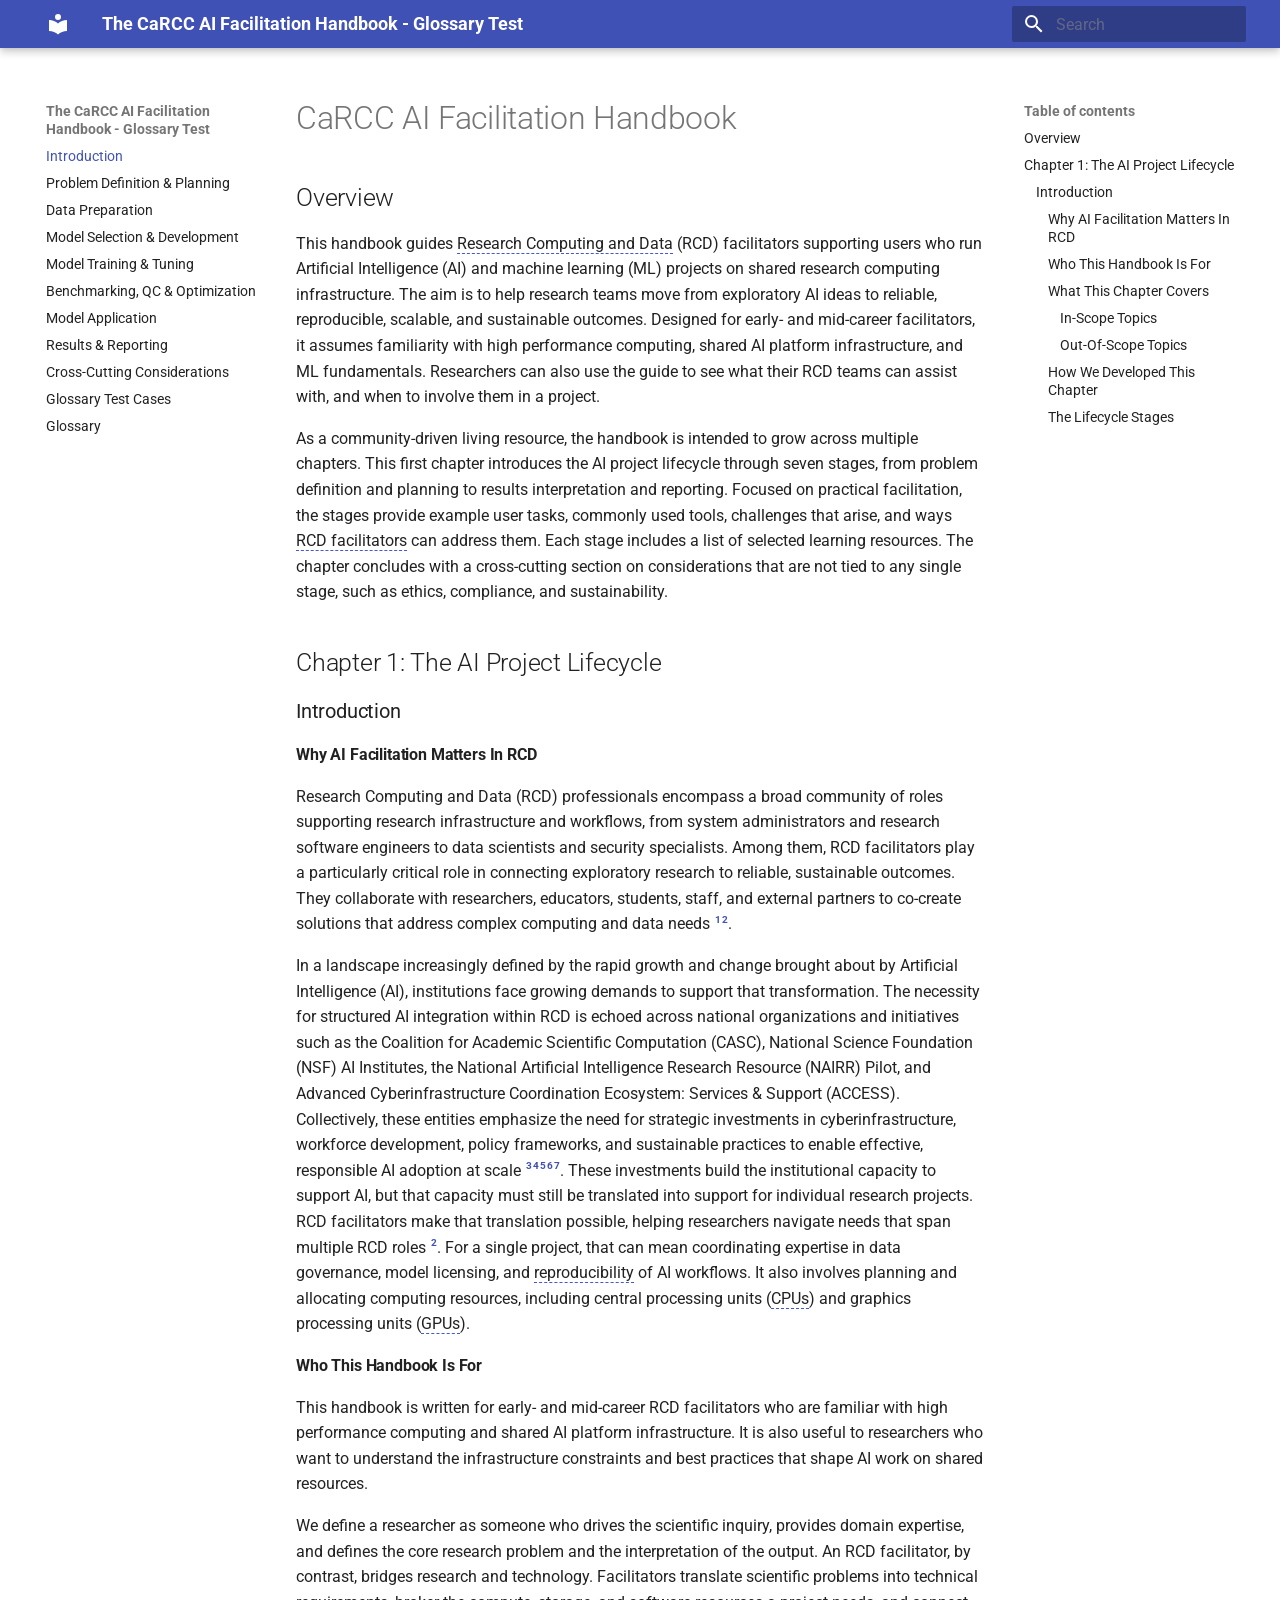
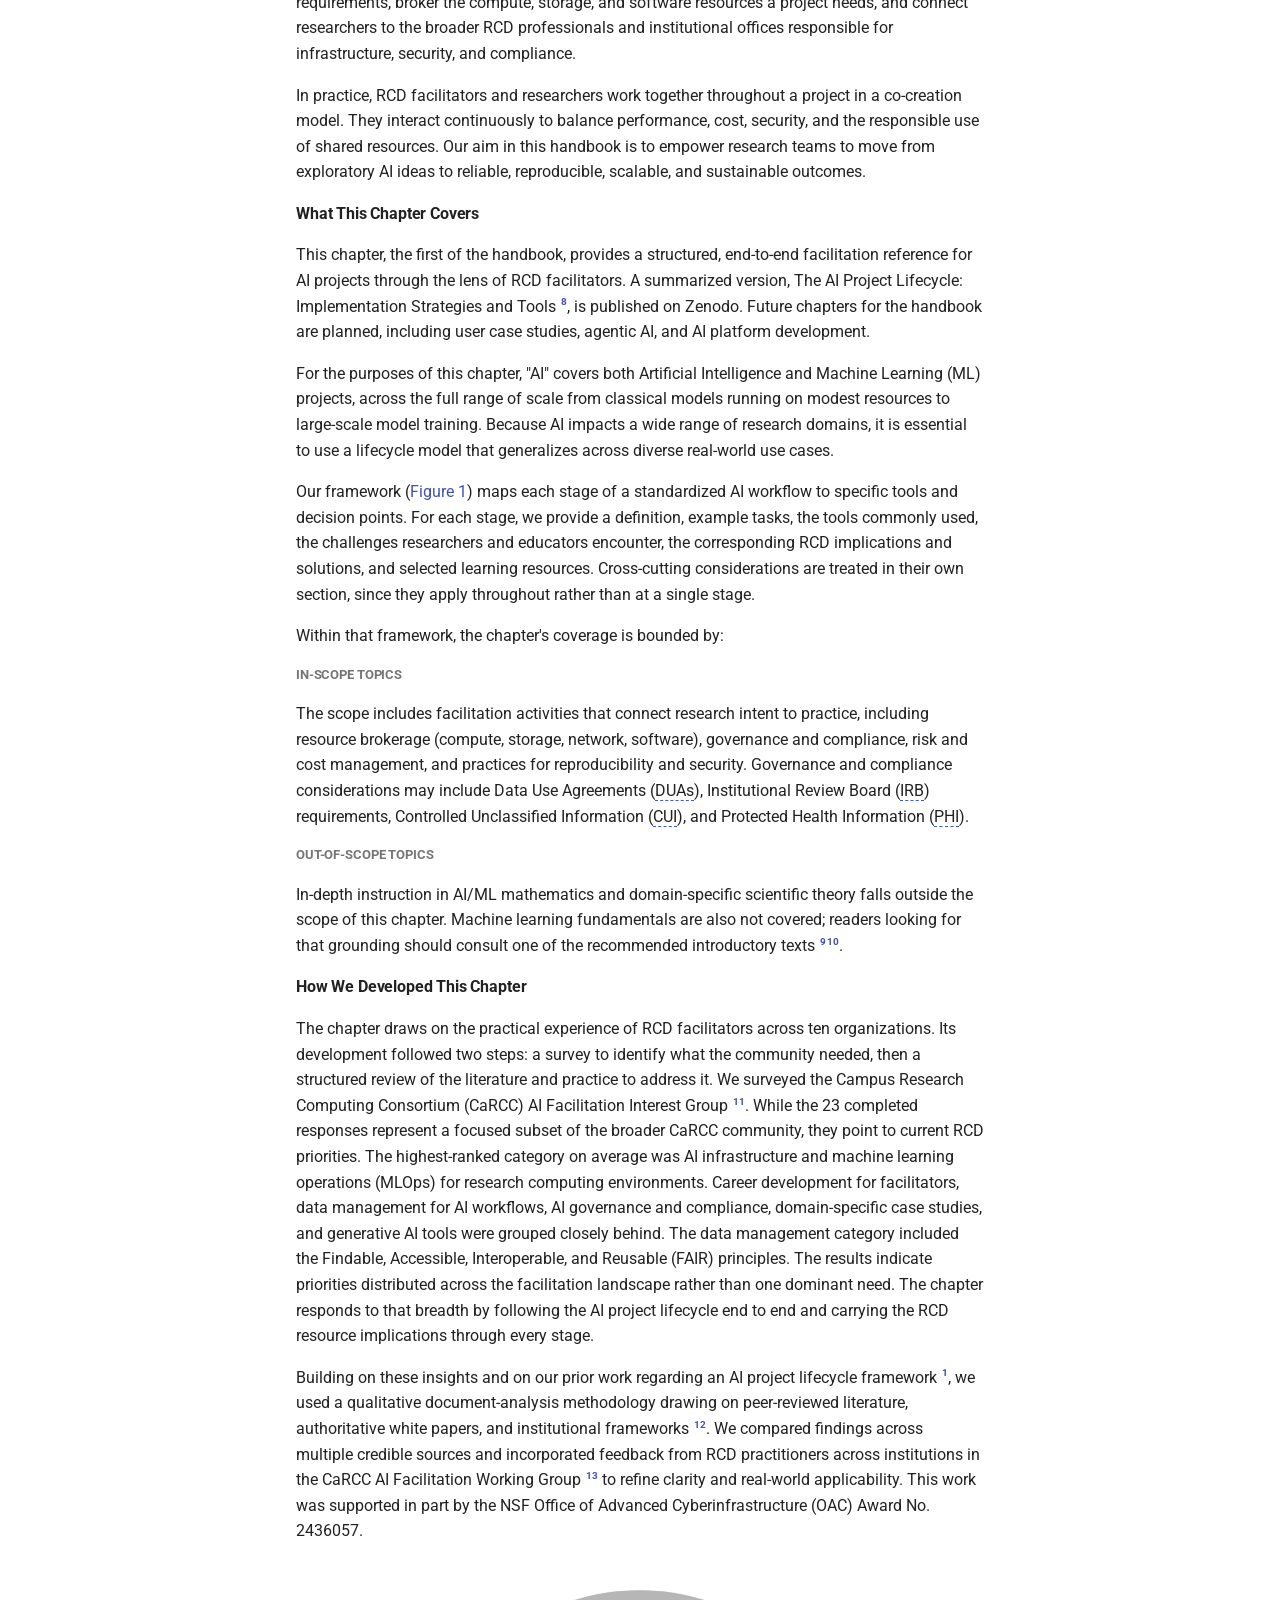
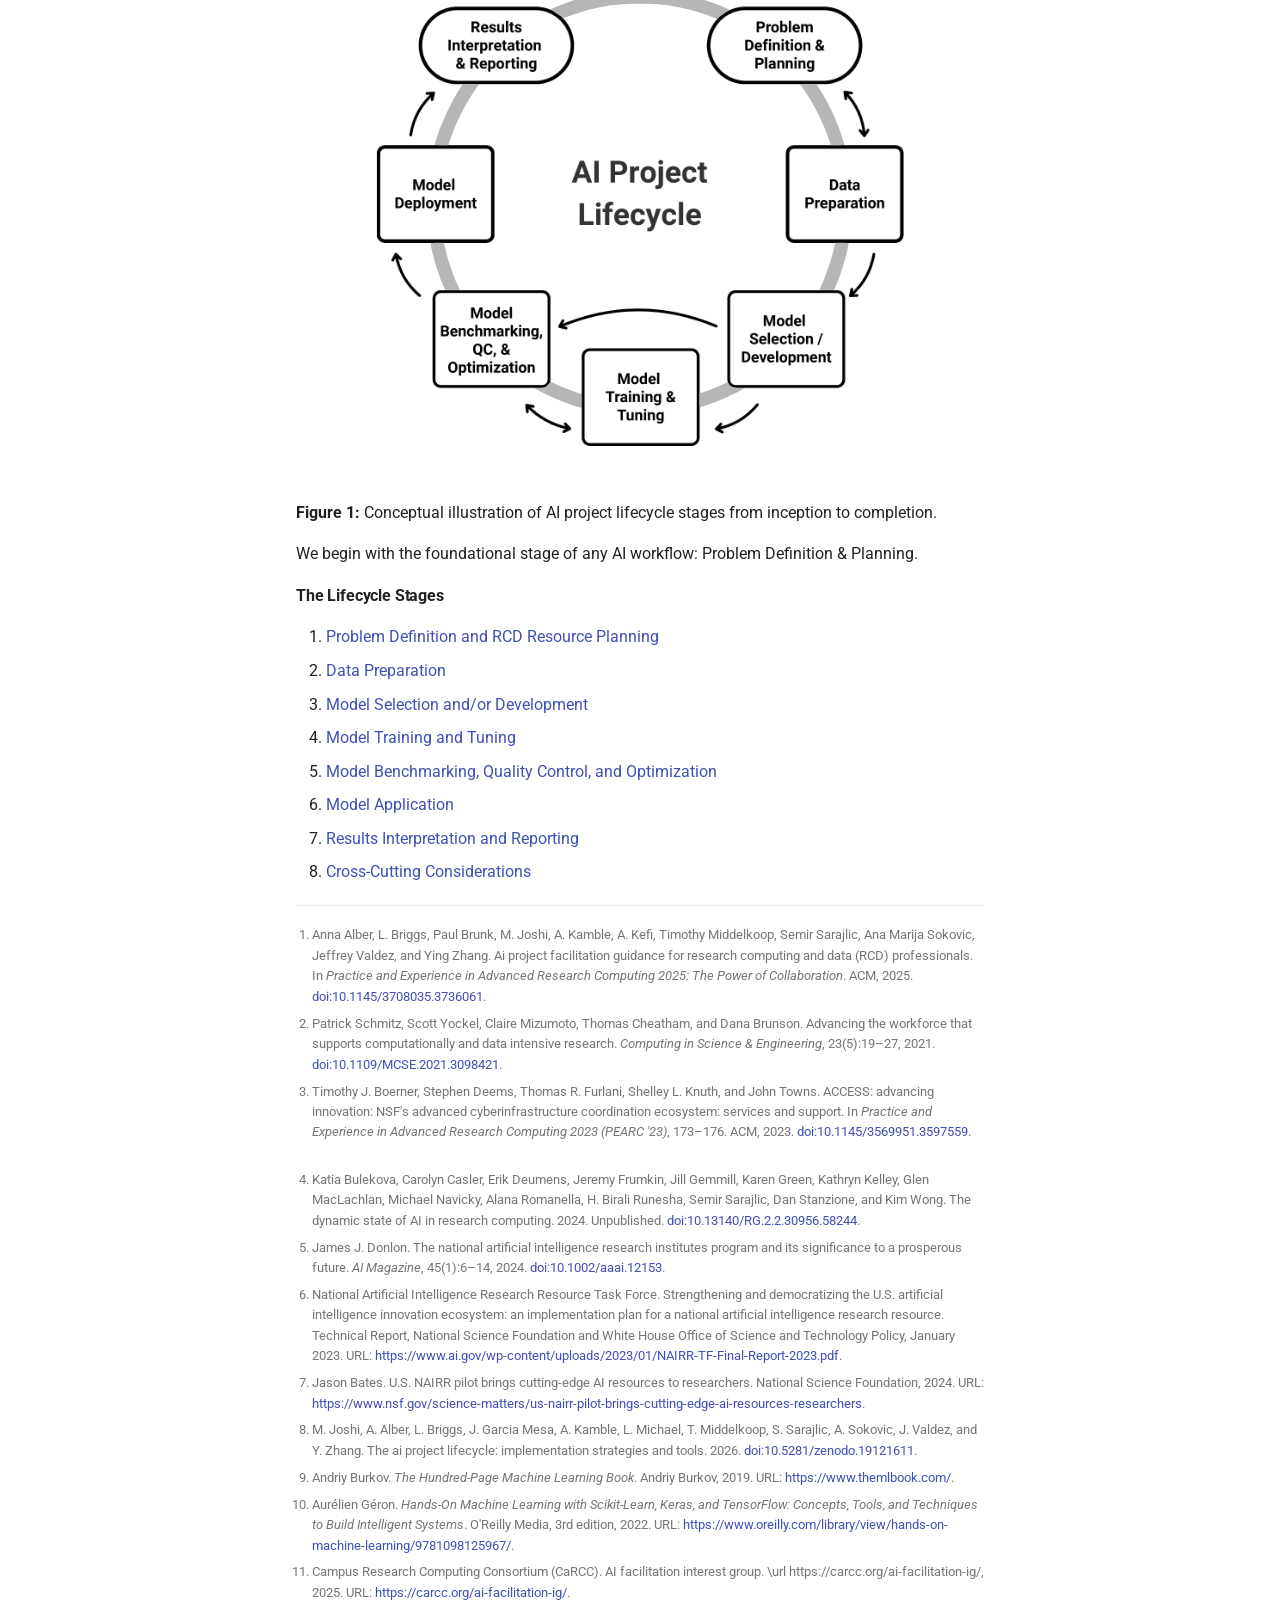
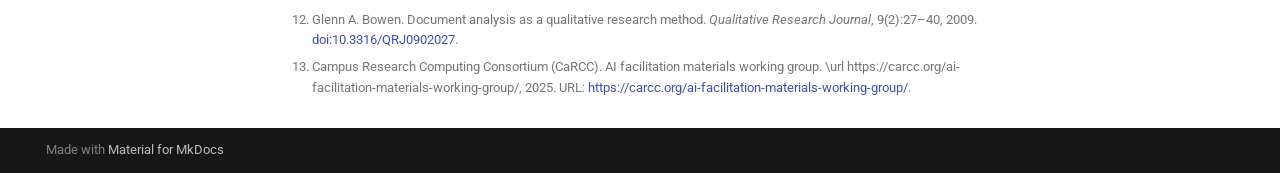
<file: index.html>
<!doctype html>
<html lang="en" class="no-js">
  <head>
    
      <meta charset="utf-8">
      <meta name="viewport" content="width=device-width,initial-scale=1">
      
      
      
      
      
        <link rel="next" href="problem-definition/">
      
      
        
      
      
      <link rel="icon" href="assets/images/favicon.png">
      <meta name="generator" content="mkdocs-1.6.1, mkdocs-material-9.7.7">
    
    
      
        <title>The CaRCC AI Facilitation Handbook - Glossary Test</title>
      
    
    
      <link rel="stylesheet" href="assets/stylesheets/main.ec1eaa64.min.css">
      
      


    
    
      
    
    
      
        
        
        <link rel="preconnect" href="https://fonts.gstatic.com" crossorigin>
        <link rel="stylesheet" href="https://fonts.googleapis.com/css?family=Roboto:300,300i,400,400i,700,700i%7CRoboto+Mono:400,400i,700,700i&display=fallback">
        <style>:root{--md-text-font:"Roboto";--md-code-font:"Roboto Mono"}</style>
      
    
    
      <link rel="stylesheet" href="stylesheets/style.css">
    
    <script>__md_scope=new URL(".",location),__md_hash=e=>[...e].reduce(((e,_)=>(e<<5)-e+_.charCodeAt(0)),0),__md_get=(e,_=localStorage,t=__md_scope)=>JSON.parse(_.getItem(t.pathname+"."+e)),__md_set=(e,_,t=localStorage,a=__md_scope)=>{try{t.setItem(a.pathname+"."+e,JSON.stringify(_))}catch(e){}}</script>
    
      

    
    
  </head>
  
  
    <body dir="ltr">
  
    
    <input class="md-toggle" data-md-toggle="drawer" type="checkbox" id="__drawer" autocomplete="off">
    <input class="md-toggle" data-md-toggle="search" type="checkbox" id="__search" autocomplete="off">
    <label class="md-overlay" for="__drawer"></label>
    <div data-md-component="skip">
      
        
        <a href="#carcc-ai-facilitation-handbook" class="md-skip">
          Skip to content
        </a>
      
    </div>
    <div data-md-component="announce">
      
    </div>
    
    
      

  

<header class="md-header md-header--shadow" data-md-component="header">
  <nav class="md-header__inner md-grid" aria-label="Header">
    <a href="." title="The CaRCC AI Facilitation Handbook - Glossary Test" class="md-header__button md-logo" aria-label="The CaRCC AI Facilitation Handbook - Glossary Test" data-md-component="logo">
      
  
  <svg xmlns="http://www.w3.org/2000/svg" viewBox="0 0 24 24"><path d="M12 8a3 3 0 0 0 3-3 3 3 0 0 0-3-3 3 3 0 0 0-3 3 3 3 0 0 0 3 3m0 3.54C9.64 9.35 6.5 8 3 8v11c3.5 0 6.64 1.35 9 3.54 2.36-2.19 5.5-3.54 9-3.54V8c-3.5 0-6.64 1.35-9 3.54"/></svg>

    </a>
    <label class="md-header__button md-icon" for="__drawer">
      
      <svg xmlns="http://www.w3.org/2000/svg" viewBox="0 0 24 24"><path d="M3 6h18v2H3zm0 5h18v2H3zm0 5h18v2H3z"/></svg>
    </label>
    <div class="md-header__title" data-md-component="header-title">
      <div class="md-header__ellipsis">
        <div class="md-header__topic">
          <span class="md-ellipsis">
            The CaRCC AI Facilitation Handbook - Glossary Test
          </span>
        </div>
        <div class="md-header__topic" data-md-component="header-topic">
          <span class="md-ellipsis">
            
              Introduction
            
          </span>
        </div>
      </div>
    </div>
    
    
      <script>var palette=__md_get("__palette");if(palette&&palette.color){if("(prefers-color-scheme)"===palette.color.media){var media=matchMedia("(prefers-color-scheme: light)"),input=document.querySelector(media.matches?"[data-md-color-media='(prefers-color-scheme: light)']":"[data-md-color-media='(prefers-color-scheme: dark)']");palette.color.media=input.getAttribute("data-md-color-media"),palette.color.scheme=input.getAttribute("data-md-color-scheme"),palette.color.primary=input.getAttribute("data-md-color-primary"),palette.color.accent=input.getAttribute("data-md-color-accent")}for(var[key,value]of Object.entries(palette.color))document.body.setAttribute("data-md-color-"+key,value)}</script>
    
    
    
      
      
        <label class="md-header__button md-icon" for="__search">
          
          <svg xmlns="http://www.w3.org/2000/svg" viewBox="0 0 24 24"><path d="M9.5 3A6.5 6.5 0 0 1 16 9.5c0 1.61-.59 3.09-1.56 4.23l.27.27h.79l5 5-1.5 1.5-5-5v-.79l-.27-.27A6.52 6.52 0 0 1 9.5 16 6.5 6.5 0 0 1 3 9.5 6.5 6.5 0 0 1 9.5 3m0 2C7 5 5 7 5 9.5S7 14 9.5 14 14 12 14 9.5 12 5 9.5 5"/></svg>
        </label>
        <div class="md-search" data-md-component="search" role="dialog">
  <label class="md-search__overlay" for="__search"></label>
  <div class="md-search__inner" role="search">
    <form class="md-search__form" name="search">
      <input type="text" class="md-search__input" name="query" aria-label="Search" placeholder="Search" autocapitalize="off" autocorrect="off" autocomplete="off" spellcheck="false" data-md-component="search-query" required>
      <label class="md-search__icon md-icon" for="__search">
        
        <svg xmlns="http://www.w3.org/2000/svg" viewBox="0 0 24 24"><path d="M9.5 3A6.5 6.5 0 0 1 16 9.5c0 1.61-.59 3.09-1.56 4.23l.27.27h.79l5 5-1.5 1.5-5-5v-.79l-.27-.27A6.52 6.52 0 0 1 9.5 16 6.5 6.5 0 0 1 3 9.5 6.5 6.5 0 0 1 9.5 3m0 2C7 5 5 7 5 9.5S7 14 9.5 14 14 12 14 9.5 12 5 9.5 5"/></svg>
        
        <svg xmlns="http://www.w3.org/2000/svg" viewBox="0 0 24 24"><path d="M20 11v2H8l5.5 5.5-1.42 1.42L4.16 12l7.92-7.92L13.5 5.5 8 11z"/></svg>
      </label>
      <nav class="md-search__options" aria-label="Search">
        
        <button type="reset" class="md-search__icon md-icon" title="Clear" aria-label="Clear" tabindex="-1">
          
          <svg xmlns="http://www.w3.org/2000/svg" viewBox="0 0 24 24"><path d="M19 6.41 17.59 5 12 10.59 6.41 5 5 6.41 10.59 12 5 17.59 6.41 19 12 13.41 17.59 19 19 17.59 13.41 12z"/></svg>
        </button>
      </nav>
      
    </form>
    <div class="md-search__output">
      <div class="md-search__scrollwrap" tabindex="0" data-md-scrollfix>
        <div class="md-search-result" data-md-component="search-result">
          <div class="md-search-result__meta">
            Initializing search
          </div>
          <ol class="md-search-result__list" role="presentation"></ol>
        </div>
      </div>
    </div>
  </div>
</div>
      
    
    
  </nav>
  
</header>
    
    <div class="md-container" data-md-component="container">
      
      
        
          
        
      
      <main class="md-main" data-md-component="main">
        <div class="md-main__inner md-grid">
          
            
              
              <div class="md-sidebar md-sidebar--primary" data-md-component="sidebar" data-md-type="navigation" >
                <div class="md-sidebar__scrollwrap">
                  <div class="md-sidebar__inner">
                    



<nav class="md-nav md-nav--primary" aria-label="Navigation" data-md-level="0">
  <label class="md-nav__title" for="__drawer">
    <a href="." title="The CaRCC AI Facilitation Handbook - Glossary Test" class="md-nav__button md-logo" aria-label="The CaRCC AI Facilitation Handbook - Glossary Test" data-md-component="logo">
      
  
  <svg xmlns="http://www.w3.org/2000/svg" viewBox="0 0 24 24"><path d="M12 8a3 3 0 0 0 3-3 3 3 0 0 0-3-3 3 3 0 0 0-3 3 3 3 0 0 0 3 3m0 3.54C9.64 9.35 6.5 8 3 8v11c3.5 0 6.64 1.35 9 3.54 2.36-2.19 5.5-3.54 9-3.54V8c-3.5 0-6.64 1.35-9 3.54"/></svg>

    </a>
    The CaRCC AI Facilitation Handbook - Glossary Test
  </label>
  
  <ul class="md-nav__list" data-md-scrollfix>
    
      
      
  
  
    
  
  
  
    <li class="md-nav__item md-nav__item--active">
      
      <input class="md-nav__toggle md-toggle" type="checkbox" id="__toc">
      
      
        
      
      
        <label class="md-nav__link md-nav__link--active" for="__toc">
          
  
  
  <span class="md-ellipsis">
    
  
    Introduction
  

    
  </span>
  
  

          <span class="md-nav__icon md-icon"></span>
        </label>
      
      <a href="." class="md-nav__link md-nav__link--active">
        
  
  
  <span class="md-ellipsis">
    
  
    Introduction
  

    
  </span>
  
  

      </a>
      
        

<nav class="md-nav md-nav--secondary" aria-label="Table of contents">
  
  
  
    
  
  
    <label class="md-nav__title" for="__toc">
      <span class="md-nav__icon md-icon"></span>
      Table of contents
    </label>
    <ul class="md-nav__list" data-md-component="toc" data-md-scrollfix>
      
        <li class="md-nav__item">
  <a href="#overview" class="md-nav__link">
    <span class="md-ellipsis">
      
        Overview
      
    </span>
  </a>
  
</li>
      
        <li class="md-nav__item">
  <a href="#chapter-1-the-ai-project-lifecycle" class="md-nav__link">
    <span class="md-ellipsis">
      
        Chapter 1: The AI Project Lifecycle
      
    </span>
  </a>
  
    <nav class="md-nav" aria-label="Chapter 1: The AI Project Lifecycle">
      <ul class="md-nav__list">
        
          <li class="md-nav__item">
  <a href="#introduction" class="md-nav__link">
    <span class="md-ellipsis">
      
        Introduction
      
    </span>
  </a>
  
    <nav class="md-nav" aria-label="Introduction">
      <ul class="md-nav__list">
        
          <li class="md-nav__item">
  <a href="#why-ai-facilitation-matters-in-rcd" class="md-nav__link">
    <span class="md-ellipsis">
      
        Why AI Facilitation Matters In RCD
      
    </span>
  </a>
  
</li>
        
          <li class="md-nav__item">
  <a href="#who-this-handbook-is-for" class="md-nav__link">
    <span class="md-ellipsis">
      
        Who This Handbook Is For
      
    </span>
  </a>
  
</li>
        
          <li class="md-nav__item">
  <a href="#what-this-chapter-covers" class="md-nav__link">
    <span class="md-ellipsis">
      
        What This Chapter Covers
      
    </span>
  </a>
  
    <nav class="md-nav" aria-label="What This Chapter Covers">
      <ul class="md-nav__list">
        
          <li class="md-nav__item">
  <a href="#in-scope-topics" class="md-nav__link">
    <span class="md-ellipsis">
      
        In-Scope Topics
      
    </span>
  </a>
  
</li>
        
          <li class="md-nav__item">
  <a href="#out-of-scope-topics" class="md-nav__link">
    <span class="md-ellipsis">
      
        Out-Of-Scope Topics
      
    </span>
  </a>
  
</li>
        
      </ul>
    </nav>
  
</li>
        
          <li class="md-nav__item">
  <a href="#how-we-developed-this-chapter" class="md-nav__link">
    <span class="md-ellipsis">
      
        How We Developed This Chapter
      
    </span>
  </a>
  
</li>
        
          <li class="md-nav__item">
  <a href="#the-lifecycle-stages" class="md-nav__link">
    <span class="md-ellipsis">
      
        The Lifecycle Stages
      
    </span>
  </a>
  
</li>
        
      </ul>
    </nav>
  
</li>
        
      </ul>
    </nav>
  
</li>
      
    </ul>
  
</nav>
      
    </li>
  

    
      
      
  
  
  
  
    <li class="md-nav__item">
      <a href="problem-definition/" class="md-nav__link">
        
  
  
  <span class="md-ellipsis">
    
  
    Problem Definition & Planning
  

    
  </span>
  
  

      </a>
    </li>
  

    
      
      
  
  
  
  
    <li class="md-nav__item">
      <a href="data-preparation/" class="md-nav__link">
        
  
  
  <span class="md-ellipsis">
    
  
    Data Preparation
  

    
  </span>
  
  

      </a>
    </li>
  

    
      
      
  
  
  
  
    <li class="md-nav__item">
      <a href="model-selection/" class="md-nav__link">
        
  
  
  <span class="md-ellipsis">
    
  
    Model Selection & Development
  

    
  </span>
  
  

      </a>
    </li>
  

    
      
      
  
  
  
  
    <li class="md-nav__item">
      <a href="model-training/" class="md-nav__link">
        
  
  
  <span class="md-ellipsis">
    
  
    Model Training & Tuning
  

    
  </span>
  
  

      </a>
    </li>
  

    
      
      
  
  
  
  
    <li class="md-nav__item">
      <a href="benchmarking/" class="md-nav__link">
        
  
  
  <span class="md-ellipsis">
    
  
    Benchmarking, QC & Optimization
  

    
  </span>
  
  

      </a>
    </li>
  

    
      
      
  
  
  
  
    <li class="md-nav__item">
      <a href="model-application/" class="md-nav__link">
        
  
  
  <span class="md-ellipsis">
    
  
    Model Application
  

    
  </span>
  
  

      </a>
    </li>
  

    
      
      
  
  
  
  
    <li class="md-nav__item">
      <a href="results-reporting/" class="md-nav__link">
        
  
  
  <span class="md-ellipsis">
    
  
    Results & Reporting
  

    
  </span>
  
  

      </a>
    </li>
  

    
      
      
  
  
  
  
    <li class="md-nav__item">
      <a href="cross-cutting/" class="md-nav__link">
        
  
  
  <span class="md-ellipsis">
    
  
    Cross-Cutting Considerations
  

    
  </span>
  
  

      </a>
    </li>
  

    
      
      
  
  
  
  
    <li class="md-nav__item">
      <a href="tests/" class="md-nav__link">
        
  
  
  <span class="md-ellipsis">
    
  
    Glossary Test Cases
  

    
  </span>
  
  

      </a>
    </li>
  

    
      
      
  
  
  
  
    <li class="md-nav__item">
      <a href="glossary/" class="md-nav__link">
        
  
  
  <span class="md-ellipsis">
    
  
    Glossary
  

    
  </span>
  
  

      </a>
    </li>
  

    
  </ul>
</nav>
                  </div>
                </div>
              </div>
            
            
              
              <div class="md-sidebar md-sidebar--secondary" data-md-component="sidebar" data-md-type="toc" >
                <div class="md-sidebar__scrollwrap">
                  <div class="md-sidebar__inner">
                    

<nav class="md-nav md-nav--secondary" aria-label="Table of contents">
  
  
  
    
  
  
    <label class="md-nav__title" for="__toc">
      <span class="md-nav__icon md-icon"></span>
      Table of contents
    </label>
    <ul class="md-nav__list" data-md-component="toc" data-md-scrollfix>
      
        <li class="md-nav__item">
  <a href="#overview" class="md-nav__link">
    <span class="md-ellipsis">
      
        Overview
      
    </span>
  </a>
  
</li>
      
        <li class="md-nav__item">
  <a href="#chapter-1-the-ai-project-lifecycle" class="md-nav__link">
    <span class="md-ellipsis">
      
        Chapter 1: The AI Project Lifecycle
      
    </span>
  </a>
  
    <nav class="md-nav" aria-label="Chapter 1: The AI Project Lifecycle">
      <ul class="md-nav__list">
        
          <li class="md-nav__item">
  <a href="#introduction" class="md-nav__link">
    <span class="md-ellipsis">
      
        Introduction
      
    </span>
  </a>
  
    <nav class="md-nav" aria-label="Introduction">
      <ul class="md-nav__list">
        
          <li class="md-nav__item">
  <a href="#why-ai-facilitation-matters-in-rcd" class="md-nav__link">
    <span class="md-ellipsis">
      
        Why AI Facilitation Matters In RCD
      
    </span>
  </a>
  
</li>
        
          <li class="md-nav__item">
  <a href="#who-this-handbook-is-for" class="md-nav__link">
    <span class="md-ellipsis">
      
        Who This Handbook Is For
      
    </span>
  </a>
  
</li>
        
          <li class="md-nav__item">
  <a href="#what-this-chapter-covers" class="md-nav__link">
    <span class="md-ellipsis">
      
        What This Chapter Covers
      
    </span>
  </a>
  
    <nav class="md-nav" aria-label="What This Chapter Covers">
      <ul class="md-nav__list">
        
          <li class="md-nav__item">
  <a href="#in-scope-topics" class="md-nav__link">
    <span class="md-ellipsis">
      
        In-Scope Topics
      
    </span>
  </a>
  
</li>
        
          <li class="md-nav__item">
  <a href="#out-of-scope-topics" class="md-nav__link">
    <span class="md-ellipsis">
      
        Out-Of-Scope Topics
      
    </span>
  </a>
  
</li>
        
      </ul>
    </nav>
  
</li>
        
          <li class="md-nav__item">
  <a href="#how-we-developed-this-chapter" class="md-nav__link">
    <span class="md-ellipsis">
      
        How We Developed This Chapter
      
    </span>
  </a>
  
</li>
        
          <li class="md-nav__item">
  <a href="#the-lifecycle-stages" class="md-nav__link">
    <span class="md-ellipsis">
      
        The Lifecycle Stages
      
    </span>
  </a>
  
</li>
        
      </ul>
    </nav>
  
</li>
        
      </ul>
    </nav>
  
</li>
      
    </ul>
  
</nav>
                  </div>
                </div>
              </div>
            
          
          
            <div class="md-content" data-md-component="content">
              
              <article class="md-content__inner md-typeset">
                
                  



<h1 id="carcc-ai-facilitation-handbook">CaRCC AI Facilitation Handbook</h1>
<h2 id="overview">Overview</h2>
<p>This handbook guides <a class="glossary-link" href="glossary/#research-computing-and-data"><abbr title="Research Computing and Data (RCD) encompasses the staff, infrastructure, and services that support computational and data-intensive research at an institution. [...]">Research Computing and Data</abbr></a> (RCD) facilitators supporting users who run Artificial Intelligence (AI) and machine learning (ML) projects on shared research computing infrastructure. The aim is to help research teams move from exploratory AI ideas to reliable, reproducible, scalable, and sustainable outcomes. Designed for early- and mid-career facilitators, it assumes familiarity with high performance computing, shared AI platform infrastructure, and ML fundamentals. Researchers can also use the guide to see what their RCD teams can assist with, and when to involve them in a project.</p>
<p>As a community-driven living resource, the handbook is intended to grow across multiple chapters. This first chapter introduces the AI project lifecycle through seven stages, from problem definition and planning to results interpretation and reporting. Focused on practical facilitation, the stages provide example user tasks, commonly used tools, challenges that arise, and ways <a class="glossary-link" href="glossary/#rcd-facilitator"><abbr title="A Research Computing and Data (RCD) facilitator works with researchers to turn research goals into workable technical plans and to connect them with appropriate resources, expertise, and institutional processes. [...]">RCD facilitators</abbr></a> can address them. Each stage includes a list of selected learning resources. The chapter concludes with a cross-cutting section on considerations that are not tied to any single stage, such as ethics, compliance, and sustainability.</p>
<h2 id="chapter-1-the-ai-project-lifecycle">Chapter 1: The AI Project Lifecycle</h2>
<h3 id="introduction">Introduction</h3>
<h4 id="why-ai-facilitation-matters-in-rcd">Why AI Facilitation Matters In RCD</h4>
<p>Research Computing and Data (RCD) professionals encompass a broad community of roles supporting research infrastructure and workflows, from system administrators and research software engineers to data scientists and security specialists. Among them, RCD facilitators play a particularly critical role in connecting exploratory research to reliable, sustainable outcomes. They collaborate with researchers, educators, students, staff, and external partners to co-create solutions that address complex computing and data needs <sup id="fnref:alberAIProjectFacilitation2025"><a class="footnote-ref" href="#fn:alberAIProjectFacilitation2025">1</a></sup><sup id="fnref:schmitzAdvancingWorkforceThat2021"><a class="footnote-ref" href="#fn:schmitzAdvancingWorkforceThat2021">2</a></sup>.</p>
<p>In a landscape increasingly defined by the rapid growth and change brought about by Artificial Intelligence (AI), institutions face growing demands to support that transformation. The necessity for structured AI integration within RCD is echoed across national organizations and initiatives such as the Coalition for Academic Scientific Computation (CASC), National Science Foundation (NSF) AI Institutes, the National Artificial Intelligence Research Resource (NAIRR) Pilot, and Advanced Cyberinfrastructure Coordination Ecosystem: Services &amp; Support (ACCESS). Collectively, these entities emphasize the need for strategic investments in cyberinfrastructure, workforce development, policy frameworks, and sustainable practices to enable effective, responsible AI adoption at scale <sup id="fnref:boernerACCESSAdvancingInnovation2023"><a class="footnote-ref" href="#fn:boernerACCESSAdvancingInnovation2023">3</a></sup><sup id="fnref:bulekovaDynamicStateAI2024"><a class="footnote-ref" href="#fn:bulekovaDynamicStateAI2024">4</a></sup><sup id="fnref:donlonNationalArtificialIntelligence2024"><a class="footnote-ref" href="#fn:donlonNationalArtificialIntelligence2024">5</a></sup><sup id="fnref:StrengtheningDemocratizingUS2023"><a class="footnote-ref" href="#fn:StrengtheningDemocratizingUS2023">6</a></sup><sup id="fnref:USNAIRRPilot2024"><a class="footnote-ref" href="#fn:USNAIRRPilot2024">7</a></sup>. These investments build the institutional capacity to support AI, but that capacity must still be translated into support for individual research projects. RCD facilitators make that translation possible, helping researchers navigate needs that span multiple RCD roles <sup id="fnref2:schmitzAdvancingWorkforceThat2021"><a class="footnote-ref" href="#fn:schmitzAdvancingWorkforceThat2021">2</a></sup>. For a single project, that can mean coordinating expertise in data governance, model licensing, and <a class="glossary-link" href="glossary/#reproducibility"><abbr title="The ability to recreate computational research results by repeating a documented workflow with the same data or inputs. [...]">reproducibility</abbr></a> of AI workflows. It also involves planning and allocating computing resources, including central processing units (<a class="glossary-link" href="glossary/#cpu"><abbr title="A central processing unit (CPU) is the general-purpose processor used to execute program instructions.">CPUs</abbr></a>) and graphics processing units (<a class="glossary-link" href="glossary/#gpu"><abbr title="A graphics processing unit (GPU) is a processor capable of performing many operations in parallel and is often used for machine learning workloads.">GPUs</abbr></a>).</p>
<h4 id="who-this-handbook-is-for">Who This Handbook Is For</h4>
<p>This handbook is written for early- and mid-career RCD facilitators who are familiar with high performance computing and shared AI platform infrastructure. It is also useful to researchers who want to understand the infrastructure constraints and best practices that shape AI work on shared resources.</p>
<p>We define a researcher as someone who drives the scientific inquiry, provides domain expertise, and defines the core research problem and the interpretation of the output. An RCD facilitator, by contrast, bridges research and technology. Facilitators translate scientific problems into technical requirements, broker the compute, storage, and software resources a project needs, and connect researchers to the broader RCD professionals and institutional offices responsible for infrastructure, security, and compliance.</p>
<p>In practice, RCD facilitators and researchers work together throughout a project in a co-creation model. They interact continuously to balance performance, cost, security, and the responsible use of shared resources. Our aim in this handbook is to empower research teams to move from exploratory AI ideas to reliable, reproducible, scalable, and sustainable outcomes.</p>
<h4 id="what-this-chapter-covers">What This Chapter Covers</h4>
<p>This chapter, the first of the handbook, provides a structured, end-to-end facilitation reference for AI projects through the lens of RCD facilitators. A summarized version, The AI Project Lifecycle: Implementation Strategies and Tools <sup id="fnref:joshiAIProjectLifecycle2026"><a class="footnote-ref" href="#fn:joshiAIProjectLifecycle2026">8</a></sup>, is published on Zenodo. Future chapters for the handbook are planned, including user case studies, agentic AI, and AI platform development.</p>
<p>For the purposes of this chapter, "AI" covers both Artificial Intelligence and Machine Learning (ML) projects, across the full range of scale from classical models running on modest resources to large-scale model training. Because AI impacts a wide range of research domains, it is essential to use a lifecycle model that generalizes across diverse real-world use cases.</p>
<p>Our framework (<a href="#figure-1">Figure 1</a>) maps each stage of a standardized AI workflow to specific tools and decision points. For each stage, we provide a definition, example tasks, the tools commonly used, the challenges researchers and educators encounter, the corresponding RCD implications and solutions, and selected learning resources. Cross-cutting considerations are treated in their own section, since they apply throughout rather than at a single stage.</p>
<p>Within that framework, the chapter's coverage is bounded by:</p>
<h5 id="in-scope-topics">In-Scope Topics</h5>
<p>The scope includes facilitation activities that connect research intent to practice, including resource brokerage (compute, storage, network, software), governance and compliance, risk and cost management, and practices for reproducibility and security. Governance and compliance considerations may include Data Use Agreements (<a class="glossary-link" href="glossary/#dua"><abbr title="A data use agreement (DUA) specifies how shared data may be accessed, used, stored, protected, and disclosed. [...]">DUAs</abbr></a>), Institutional Review Board (<a class="glossary-link" href="glossary/#irb"><abbr title="An institutional review board (IRB) is a committee that reviews and oversees research involving human subjects to confirm that it meets ethical and regulatory requirements. [...]">IRB</abbr></a>) requirements, Controlled Unclassified Information (<a class="glossary-link" href="glossary/#cui"><abbr title="Controlled unclassified information (CUI) is U.S. [...]">CUI</abbr></a>), and Protected Health Information (<a class="glossary-link" href="glossary/#phi"><abbr title="Protected health information (PHI) is individually identifiable health information covered by HIPAA, including clinical, payment, and demographic data linked to a person's care. [...]">PHI</abbr></a>).</p>
<h5 id="out-of-scope-topics">Out-Of-Scope Topics</h5>
<p>In-depth instruction in AI/ML mathematics and domain-specific scientific theory falls outside the scope of this chapter. Machine learning fundamentals are also not covered; readers looking for that grounding should consult one of the recommended introductory texts <sup id="fnref:burkovHundredPageMachine2019"><a class="footnote-ref" href="#fn:burkovHundredPageMachine2019">9</a></sup><sup id="fnref:geronHandsOnMachine2022"><a class="footnote-ref" href="#fn:geronHandsOnMachine2022">10</a></sup>.  </p>
<h4 id="how-we-developed-this-chapter">How We Developed This Chapter</h4>
<p>The chapter draws on the practical experience of RCD facilitators across ten organizations. Its development followed two steps: a survey to identify what the community needed, then a structured review of the literature and practice to address it. We surveyed the Campus Research Computing Consortium (CaRCC) AI Facilitation Interest Group <sup id="fnref:CaRCCAIFacilitationIG"><a class="footnote-ref" href="#fn:CaRCCAIFacilitationIG">11</a></sup>. While the 23 completed responses represent a focused subset of the broader CaRCC community, they point to current RCD priorities. The highest-ranked category on average was AI infrastructure and machine learning operations (MLOps) for research computing environments. Career development for facilitators, data management for AI workflows, AI governance and compliance, domain-specific case studies, and generative AI tools were grouped closely behind. The data management category included the Findable, Accessible, Interoperable, and Reusable (FAIR) principles. The results indicate priorities distributed across the facilitation landscape rather than one dominant need. The chapter responds to that breadth by following the AI project lifecycle end to end and carrying the RCD resource implications through every stage.</p>
<p>Building on these insights and on our prior work regarding an AI project lifecycle framework <sup id="fnref2:alberAIProjectFacilitation2025"><a class="footnote-ref" href="#fn:alberAIProjectFacilitation2025">1</a></sup>, we used a qualitative document-analysis methodology drawing on peer-reviewed literature, authoritative white papers, and institutional frameworks <sup id="fnref:bowenDocumentAnalysisQualitative2009"><a class="footnote-ref" href="#fn:bowenDocumentAnalysisQualitative2009">12</a></sup>. We compared findings across multiple credible sources and incorporated feedback from RCD practitioners across institutions in the CaRCC AI Facilitation Working Group <sup id="fnref:CaRCCAIFacilitationWG"><a class="footnote-ref" href="#fn:CaRCCAIFacilitationWG">13</a></sup> to refine clarity and real-world applicability. This work was supported in part by the NSF Office of Advanced Cyberinfrastructure (OAC) Award No. 2436057.</p>
<p><a id="figure-1"></a></p>
<p><img alt="AI project lifecycle diagram" src="images/pearc_diagram_24_mar_2026.svg" /></p>
<p><strong>Figure 1:</strong> Conceptual illustration of AI project lifecycle stages from
inception to completion.</p>
<p>We begin with the foundational stage of any AI workflow: Problem Definition &amp; Planning.</p>
<h4 id="the-lifecycle-stages">The Lifecycle Stages</h4>
<ol>
<li><a href="problem-definition/">Problem Definition and RCD Resource Planning</a></li>
<li><a href="data-preparation/">Data Preparation</a></li>
<li><a href="model-selection/">Model Selection and/or Development</a></li>
<li><a href="model-training/">Model Training and Tuning</a></li>
<li><a href="benchmarking/">Model Benchmarking, Quality Control, and Optimization</a></li>
<li><a href="model-application/">Model Application</a></li>
<li><a href="results-reporting/">Results Interpretation and Reporting</a></li>
<li><a href="cross-cutting/">Cross-Cutting Considerations</a></li>
</ol>
<!--
Generated: Oct 23, 2026

Glossary behavior for terms listed in this file:
Terms are matched wherever they appear in the handbook.
By default, only the first occurrence of each glossary entry on a page is highlighted.
Terms are not highlighted in headings, table header cells, existing links, reference footnotes, or on the full glossary page.

Definitions appear as tooltips on hover on desktop.
Format: *[term]: definition
Case variants each need their own line.
Plural variants each need their own line.

The tooltip definition must match the beginning of the full definition in glossary.md.
Do not manually edit this file.
-->
<div class="footnote">
<hr />
<ol>
<li id="fn:alberAIProjectFacilitation2025">
<p>Anna Alber, L. Briggs, Paul Brunk, M. Joshi, A. Kamble, A. Kefi, Timothy Middelkoop, Semir Sarajlic, Ana Marija Sokovic, Jeffrey Valdez, and Ying Zhang. Ai project facilitation guidance for research computing and data (RCD) professionals. In <em>Practice and Experience in Advanced Research Computing 2025: The Power of Collaboration</em>. ACM, 2025. <a href="https://doi.org/10.1145/3708035.3736061">doi:10.1145/3708035.3736061</a>.&#160;<a class="footnote-backref" href="#fnref:alberAIProjectFacilitation2025" title="Jump back to footnote 1 in the text">&#8617;</a><a class="footnote-backref" href="#fnref2:alberAIProjectFacilitation2025" title="Jump back to footnote 1 in the text">&#8617;</a></p>
</li>
<li id="fn:schmitzAdvancingWorkforceThat2021">
<p>Patrick Schmitz, Scott Yockel, Claire Mizumoto, Thomas Cheatham, and Dana Brunson. Advancing the workforce that supports computationally and data intensive research. <em>Computing in Science &amp; Engineering</em>, 23(5):19–27, 2021. <a href="https://doi.org/10.1109/MCSE.2021.3098421">doi:10.1109/MCSE.2021.3098421</a>.&#160;<a class="footnote-backref" href="#fnref:schmitzAdvancingWorkforceThat2021" title="Jump back to footnote 2 in the text">&#8617;</a><a class="footnote-backref" href="#fnref2:schmitzAdvancingWorkforceThat2021" title="Jump back to footnote 2 in the text">&#8617;</a></p>
</li>
<li id="fn:boernerACCESSAdvancingInnovation2023">
<p>Timothy J. Boerner, Stephen Deems, Thomas R. Furlani, Shelley L. Knuth, and John Towns. ACCESS: advancing innovation: NSF's advanced cyberinfrastructure coordination ecosystem: services and support. In <em>Practice and Experience in Advanced Research Computing 2023 (PEARC '23)</em>, 173–176. ACM, 2023. <a href="https://doi.org/10.1145/3569951.3597559">doi:10.1145/3569951.3597559</a>.&#160;<a class="footnote-backref" href="#fnref:boernerACCESSAdvancingInnovation2023" title="Jump back to footnote 3 in the text">&#8617;</a></p>
</li>
<li id="fn:bulekovaDynamicStateAI2024">
<p>Katia Bulekova, Carolyn Casler, Erik Deumens, Jeremy Frumkin, Jill Gemmill, Karen Green, Kathryn Kelley, Glen MacLachlan, Michael Navicky, Alana Romanella, H. Birali Runesha, Semir Sarajlic, Dan Stanzione, and Kim Wong. The dynamic state of AI in research computing. 2024. Unpublished. <a href="https://doi.org/10.13140/RG.2.2.30956.58244">doi:10.13140/RG.2.2.30956.58244</a>.&#160;<a class="footnote-backref" href="#fnref:bulekovaDynamicStateAI2024" title="Jump back to footnote 4 in the text">&#8617;</a></p>
</li>
<li id="fn:donlonNationalArtificialIntelligence2024">
<p>James J. Donlon. The national artificial intelligence research institutes program and its significance to a prosperous future. <em>AI Magazine</em>, 45(1):6–14, 2024. <a href="https://doi.org/10.1002/aaai.12153">doi:10.1002/aaai.12153</a>.&#160;<a class="footnote-backref" href="#fnref:donlonNationalArtificialIntelligence2024" title="Jump back to footnote 5 in the text">&#8617;</a></p>
</li>
<li id="fn:StrengtheningDemocratizingUS2023">
<p>National Artificial Intelligence Research Resource Task Force. Strengthening and democratizing the U.S. artificial intelligence innovation ecosystem: an implementation plan for a national artificial intelligence research resource. Technical Report, National Science Foundation and White House Office of Science and Technology Policy, January 2023. URL: <a href="https://www.ai.gov/wp-content/uploads/2023/01/NAIRR-TF-Final-Report-2023.pdf">https://www.ai.gov/wp-content/uploads/2023/01/NAIRR-TF-Final-Report-2023.pdf</a>.&#160;<a class="footnote-backref" href="#fnref:StrengtheningDemocratizingUS2023" title="Jump back to footnote 6 in the text">&#8617;</a></p>
</li>
<li id="fn:USNAIRRPilot2024">
<p>Jason Bates. U.S. NAIRR pilot brings cutting-edge AI resources to researchers. National Science Foundation, 2024. URL: <a href="https://www.nsf.gov/science-matters/us-nairr-pilot-brings-cutting-edge-ai-resources-researchers">https://www.nsf.gov/science-matters/us-nairr-pilot-brings-cutting-edge-ai-resources-researchers</a>.&#160;<a class="footnote-backref" href="#fnref:USNAIRRPilot2024" title="Jump back to footnote 7 in the text">&#8617;</a></p>
</li>
<li id="fn:joshiAIProjectLifecycle2026">
<p>M. Joshi, A. Alber, L. Briggs, J. Garcia Mesa, A. Kamble, L. Michael, T. Middelkoop, S. Sarajlic, A. Sokovic, J. Valdez, and Y. Zhang. The ai project lifecycle: implementation strategies and tools. 2026. <a href="https://doi.org/10.5281/zenodo.19121611">doi:10.5281/zenodo.19121611</a>.&#160;<a class="footnote-backref" href="#fnref:joshiAIProjectLifecycle2026" title="Jump back to footnote 8 in the text">&#8617;</a></p>
</li>
<li id="fn:burkovHundredPageMachine2019">
<p>Andriy Burkov. <em>The Hundred-Page Machine Learning Book</em>. Andriy Burkov, 2019. URL: <a href="https://www.themlbook.com/">https://www.themlbook.com/</a>.&#160;<a class="footnote-backref" href="#fnref:burkovHundredPageMachine2019" title="Jump back to footnote 9 in the text">&#8617;</a></p>
</li>
<li id="fn:geronHandsOnMachine2022">
<p>Aurélien Géron. <em>Hands-On Machine Learning with Scikit-Learn, Keras, and TensorFlow: Concepts, Tools, and Techniques to Build Intelligent Systems</em>. O'Reilly Media, 3rd edition, 2022. URL: <a href="https://www.oreilly.com/library/view/hands-on-machine-learning/9781098125967/">https://www.oreilly.com/library/view/hands-on-machine-learning/9781098125967/</a>.&#160;<a class="footnote-backref" href="#fnref:geronHandsOnMachine2022" title="Jump back to footnote 10 in the text">&#8617;</a></p>
</li>
<li id="fn:CaRCCAIFacilitationIG">
<p>Campus Research Computing Consortium (CaRCC). AI facilitation interest group. \url https://carcc.org/ai-facilitation-ig/, 2025. URL: <a href="https://carcc.org/ai-facilitation-ig/">https://carcc.org/ai-facilitation-ig/</a>.&#160;<a class="footnote-backref" href="#fnref:CaRCCAIFacilitationIG" title="Jump back to footnote 11 in the text">&#8617;</a></p>
</li>
<li id="fn:bowenDocumentAnalysisQualitative2009">
<p>Glenn A. Bowen. Document analysis as a qualitative research method. <em>Qualitative Research Journal</em>, 9(2):27–40, 2009. <a href="https://doi.org/10.3316/QRJ0902027">doi:10.3316/QRJ0902027</a>.&#160;<a class="footnote-backref" href="#fnref:bowenDocumentAnalysisQualitative2009" title="Jump back to footnote 12 in the text">&#8617;</a></p>
</li>
<li id="fn:CaRCCAIFacilitationWG">
<p>Campus Research Computing Consortium (CaRCC). AI facilitation materials working group. \url https://carcc.org/ai-facilitation-materials-working-group/, 2025. URL: <a href="https://carcc.org/ai-facilitation-materials-working-group/">https://carcc.org/ai-facilitation-materials-working-group/</a>.&#160;<a class="footnote-backref" href="#fnref:CaRCCAIFacilitationWG" title="Jump back to footnote 13 in the text">&#8617;</a></p>
</li>
</ol>
</div>












                
              </article>
            </div>
          
          
<script>var target=document.getElementById(location.hash.slice(1));target&&target.name&&(target.checked=target.name.startsWith("__tabbed_"))</script>
        </div>
        
      </main>
      
        <footer class="md-footer">
  
  <div class="md-footer-meta md-typeset">
    <div class="md-footer-meta__inner md-grid">
      <div class="md-copyright">
  
  
    Made with
    <a href="https://squidfunk.github.io/mkdocs-material/" target="_blank" rel="noopener">
      Material for MkDocs
    </a>
  
</div>
      
    </div>
  </div>
</footer>
      
    </div>
    <div class="md-dialog" data-md-component="dialog">
      <div class="md-dialog__inner md-typeset"></div>
    </div>
    
    
    
      
      
      <script id="__config" type="application/json">{"annotate": null, "base": ".", "features": ["content.tooltips"], "search": "assets/javascripts/workers/search.2c215733.min.js", "tags": null, "translations": {"clipboard.copied": "Copied to clipboard", "clipboard.copy": "Copy to clipboard", "search.result.more.one": "1 more on this page", "search.result.more.other": "# more on this page", "search.result.none": "No matching documents", "search.result.one": "1 matching document", "search.result.other": "# matching documents", "search.result.placeholder": "Type to start searching", "search.result.term.missing": "Missing", "select.version": "Select version"}, "version": null}</script>
    
    
      <script src="assets/javascripts/bundle.d7400e89.min.js"></script>
      
        <script src="javascripts/glossary_tooltips.js"></script>
      
    
  </body>
</html>
</file>
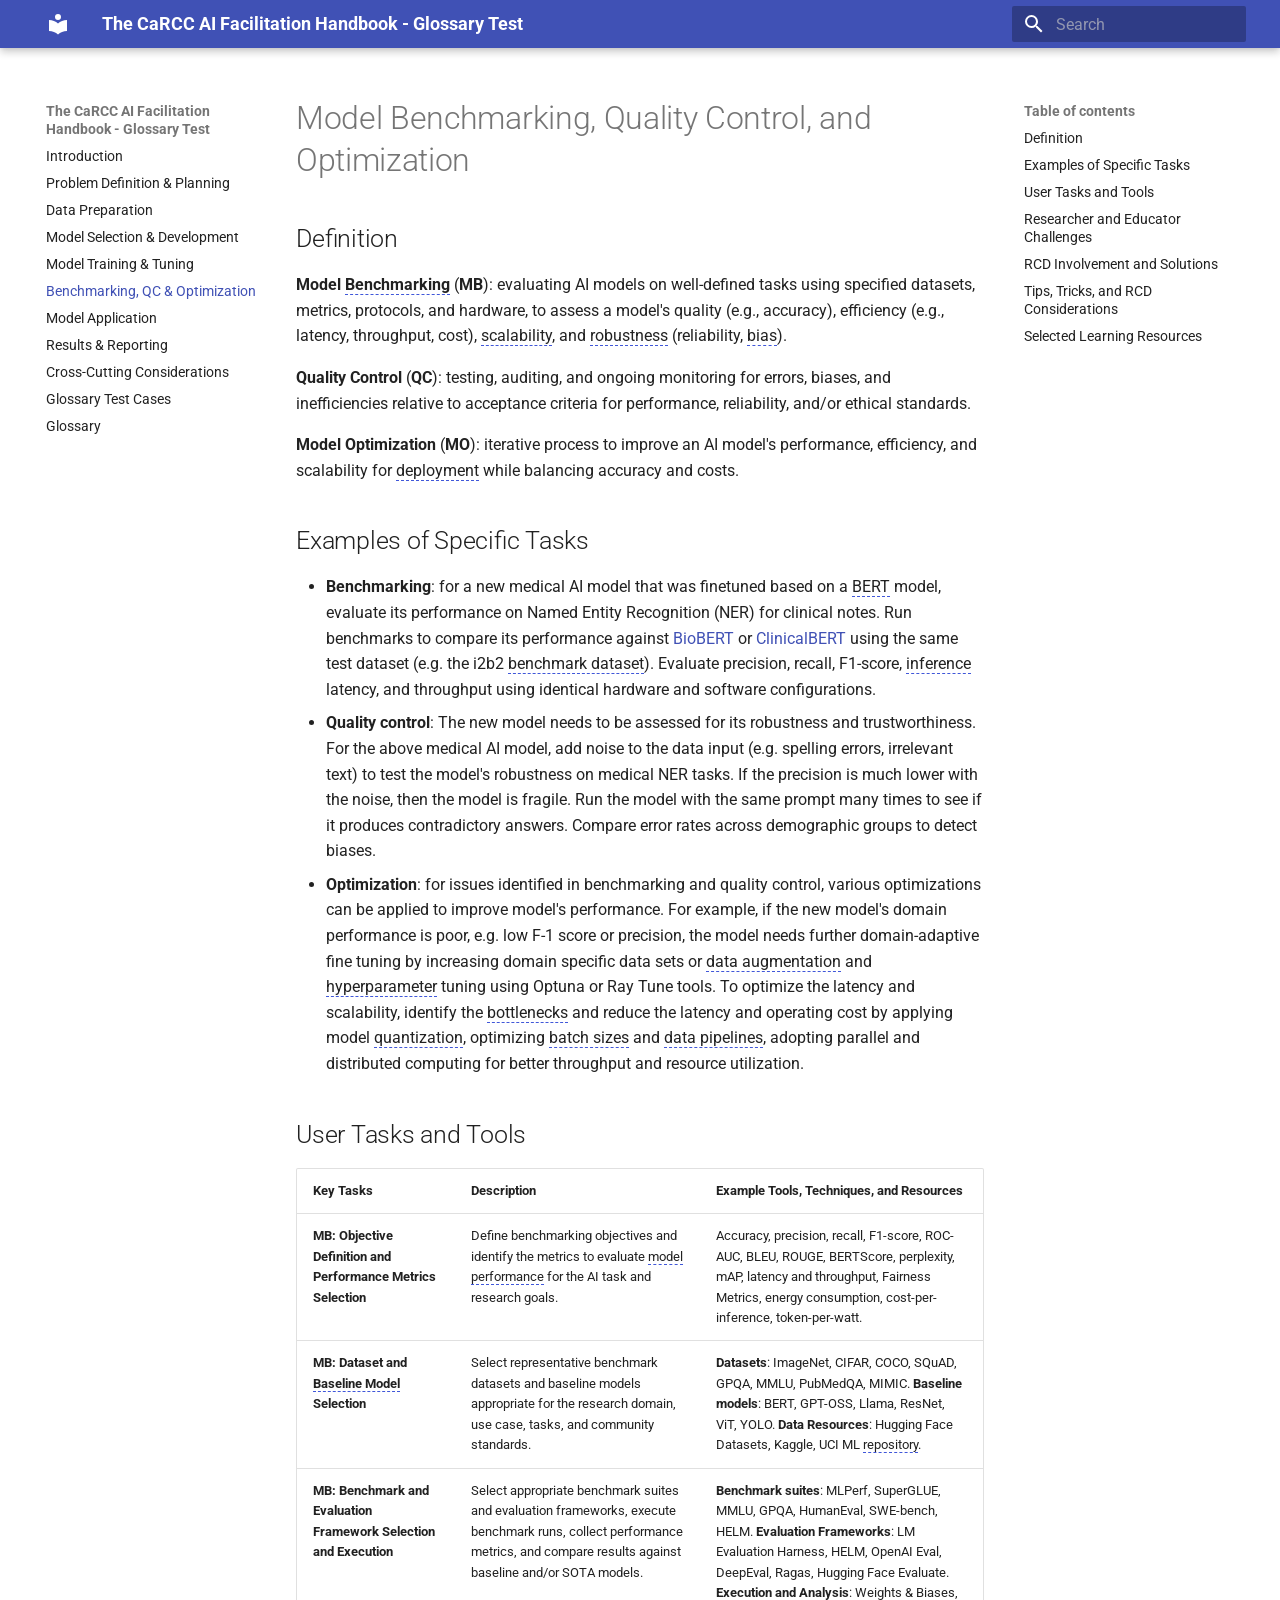
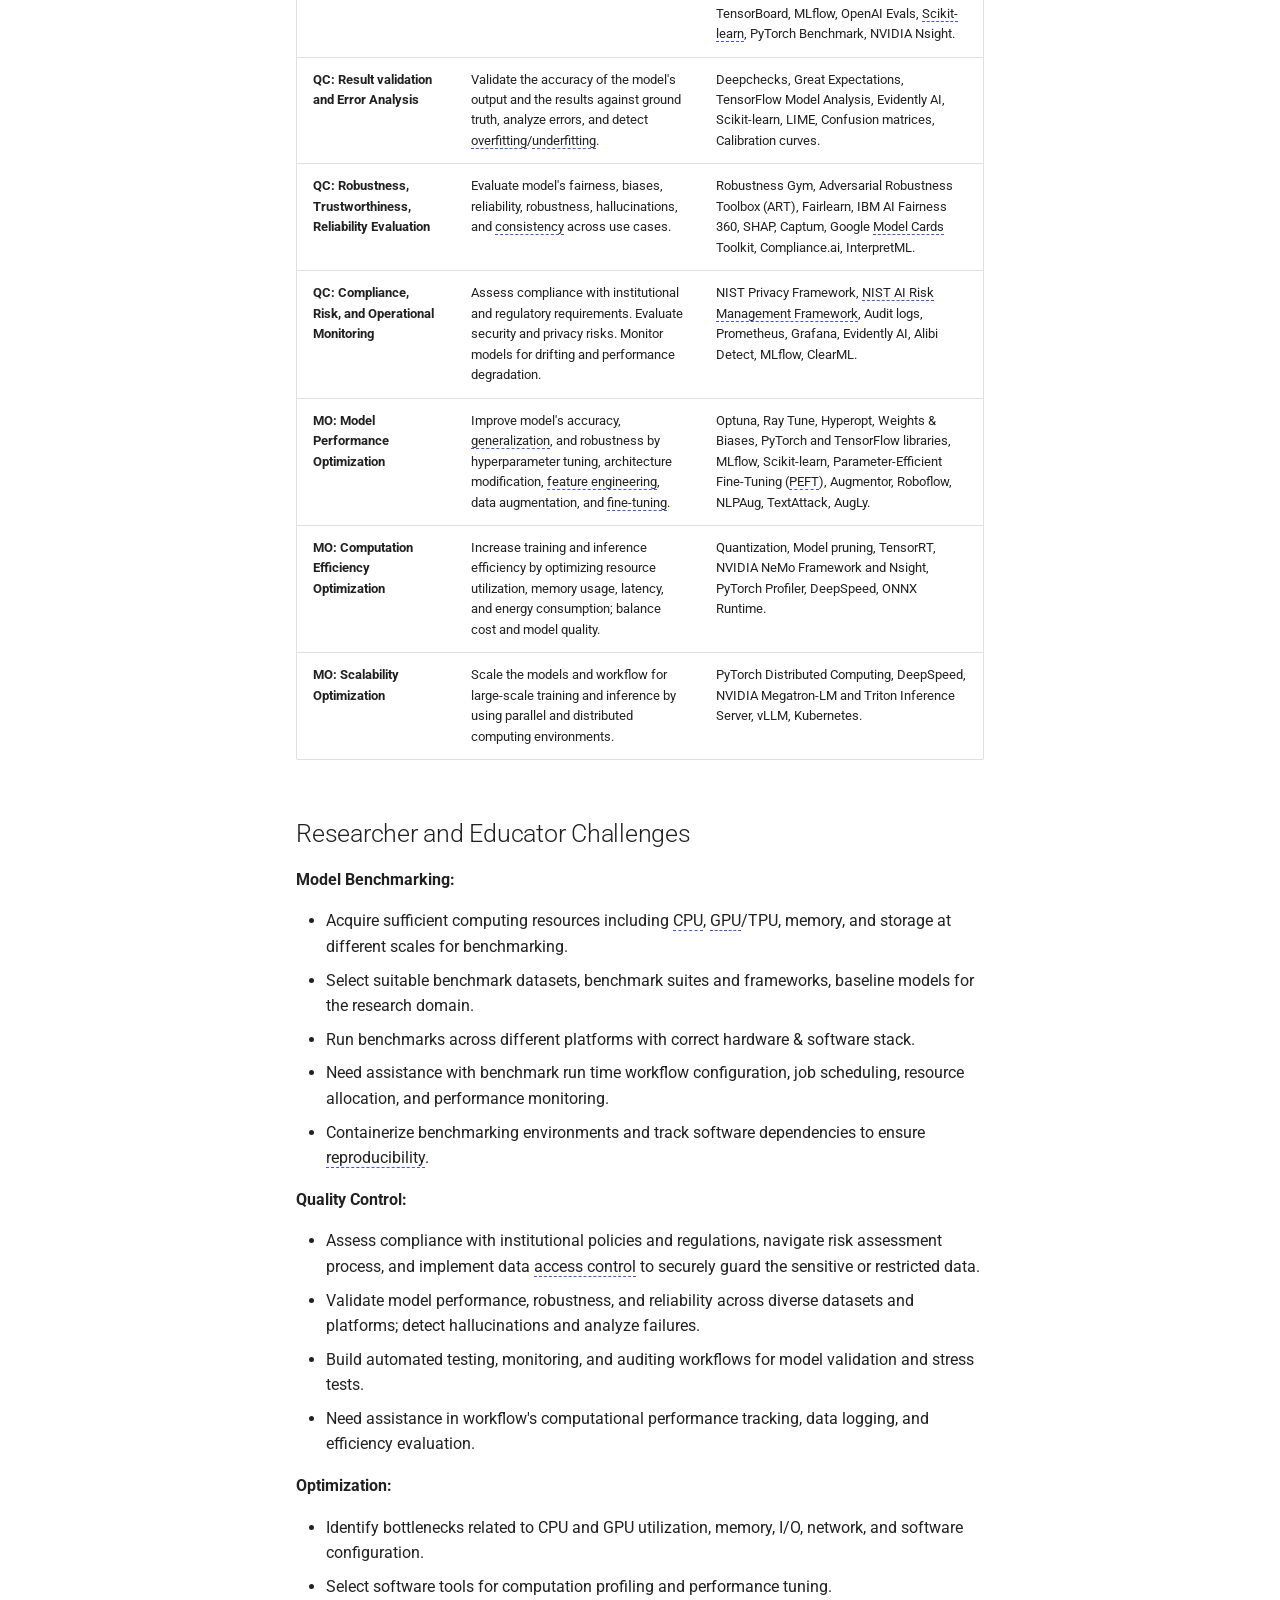
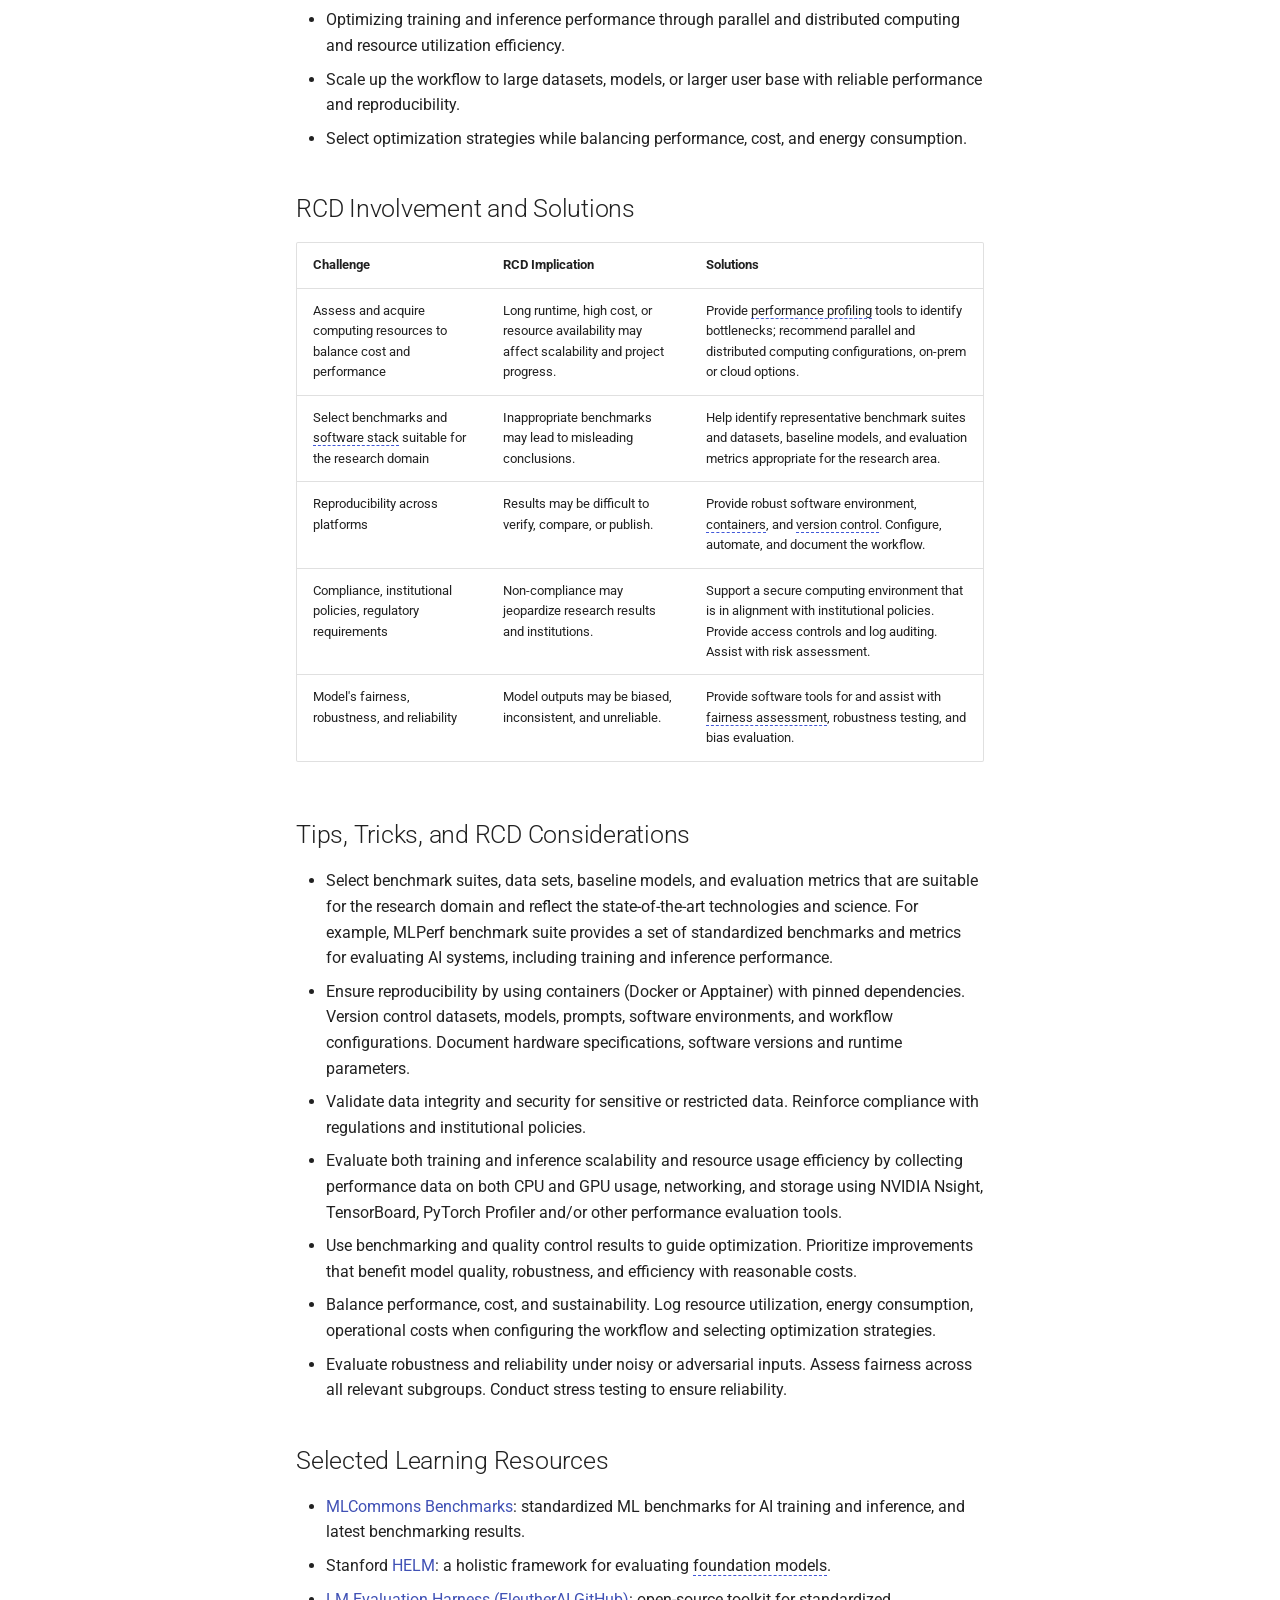
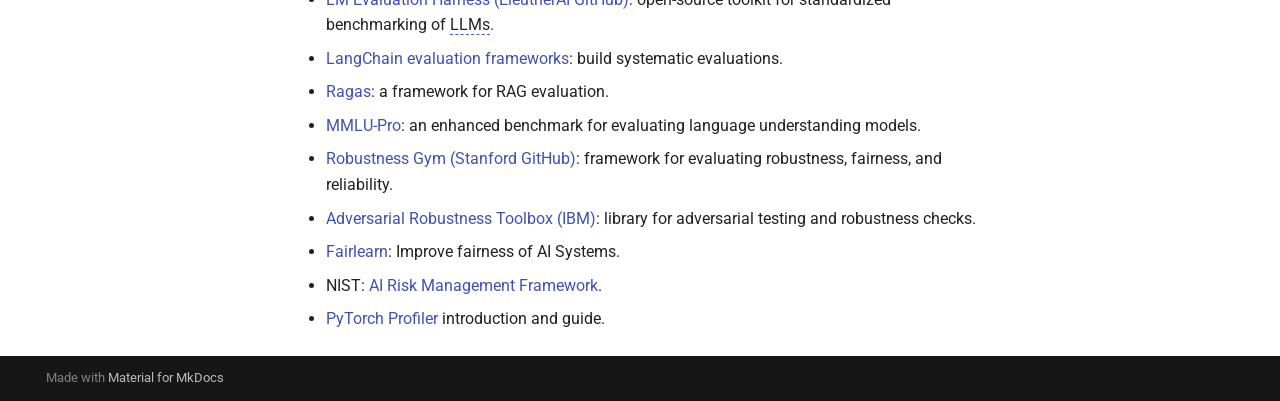
<file: benchmarking/index.html>
<!doctype html>
<html lang="en" class="no-js">
  <head>
    
      <meta charset="utf-8">
      <meta name="viewport" content="width=device-width,initial-scale=1">
      
      
      
      
        <link rel="prev" href="../model-training/">
      
      
        <link rel="next" href="../model-application/">
      
      
        
      
      
      <link rel="icon" href="../assets/images/favicon.png">
      <meta name="generator" content="mkdocs-1.6.1, mkdocs-material-9.7.7">
    
    
      
        <title>Benchmarking, QC & Optimization - The CaRCC AI Facilitation Handbook - Glossary Test</title>
      
    
    
      <link rel="stylesheet" href="../assets/stylesheets/main.ec1eaa64.min.css">
      
      


    
    
      
    
    
      
        
        
        <link rel="preconnect" href="https://fonts.gstatic.com" crossorigin>
        <link rel="stylesheet" href="https://fonts.googleapis.com/css?family=Roboto:300,300i,400,400i,700,700i%7CRoboto+Mono:400,400i,700,700i&display=fallback">
        <style>:root{--md-text-font:"Roboto";--md-code-font:"Roboto Mono"}</style>
      
    
    
      <link rel="stylesheet" href="../stylesheets/style.css">
    
    <script>__md_scope=new URL("..",location),__md_hash=e=>[...e].reduce(((e,_)=>(e<<5)-e+_.charCodeAt(0)),0),__md_get=(e,_=localStorage,t=__md_scope)=>JSON.parse(_.getItem(t.pathname+"."+e)),__md_set=(e,_,t=localStorage,a=__md_scope)=>{try{t.setItem(a.pathname+"."+e,JSON.stringify(_))}catch(e){}}</script>
    
      

    
    
  </head>
  
  
    <body dir="ltr">
  
    
    <input class="md-toggle" data-md-toggle="drawer" type="checkbox" id="__drawer" autocomplete="off">
    <input class="md-toggle" data-md-toggle="search" type="checkbox" id="__search" autocomplete="off">
    <label class="md-overlay" for="__drawer"></label>
    <div data-md-component="skip">
      
        
        <a href="#model-benchmarking-quality-control-and-optimization" class="md-skip">
          Skip to content
        </a>
      
    </div>
    <div data-md-component="announce">
      
    </div>
    
    
      

  

<header class="md-header md-header--shadow" data-md-component="header">
  <nav class="md-header__inner md-grid" aria-label="Header">
    <a href=".." title="The CaRCC AI Facilitation Handbook - Glossary Test" class="md-header__button md-logo" aria-label="The CaRCC AI Facilitation Handbook - Glossary Test" data-md-component="logo">
      
  
  <svg xmlns="http://www.w3.org/2000/svg" viewBox="0 0 24 24"><path d="M12 8a3 3 0 0 0 3-3 3 3 0 0 0-3-3 3 3 0 0 0-3 3 3 3 0 0 0 3 3m0 3.54C9.64 9.35 6.5 8 3 8v11c3.5 0 6.64 1.35 9 3.54 2.36-2.19 5.5-3.54 9-3.54V8c-3.5 0-6.64 1.35-9 3.54"/></svg>

    </a>
    <label class="md-header__button md-icon" for="__drawer">
      
      <svg xmlns="http://www.w3.org/2000/svg" viewBox="0 0 24 24"><path d="M3 6h18v2H3zm0 5h18v2H3zm0 5h18v2H3z"/></svg>
    </label>
    <div class="md-header__title" data-md-component="header-title">
      <div class="md-header__ellipsis">
        <div class="md-header__topic">
          <span class="md-ellipsis">
            The CaRCC AI Facilitation Handbook - Glossary Test
          </span>
        </div>
        <div class="md-header__topic" data-md-component="header-topic">
          <span class="md-ellipsis">
            
              Benchmarking, QC & Optimization
            
          </span>
        </div>
      </div>
    </div>
    
    
      <script>var palette=__md_get("__palette");if(palette&&palette.color){if("(prefers-color-scheme)"===palette.color.media){var media=matchMedia("(prefers-color-scheme: light)"),input=document.querySelector(media.matches?"[data-md-color-media='(prefers-color-scheme: light)']":"[data-md-color-media='(prefers-color-scheme: dark)']");palette.color.media=input.getAttribute("data-md-color-media"),palette.color.scheme=input.getAttribute("data-md-color-scheme"),palette.color.primary=input.getAttribute("data-md-color-primary"),palette.color.accent=input.getAttribute("data-md-color-accent")}for(var[key,value]of Object.entries(palette.color))document.body.setAttribute("data-md-color-"+key,value)}</script>
    
    
    
      
      
        <label class="md-header__button md-icon" for="__search">
          
          <svg xmlns="http://www.w3.org/2000/svg" viewBox="0 0 24 24"><path d="M9.5 3A6.5 6.5 0 0 1 16 9.5c0 1.61-.59 3.09-1.56 4.23l.27.27h.79l5 5-1.5 1.5-5-5v-.79l-.27-.27A6.52 6.52 0 0 1 9.5 16 6.5 6.5 0 0 1 3 9.5 6.5 6.5 0 0 1 9.5 3m0 2C7 5 5 7 5 9.5S7 14 9.5 14 14 12 14 9.5 12 5 9.5 5"/></svg>
        </label>
        <div class="md-search" data-md-component="search" role="dialog">
  <label class="md-search__overlay" for="__search"></label>
  <div class="md-search__inner" role="search">
    <form class="md-search__form" name="search">
      <input type="text" class="md-search__input" name="query" aria-label="Search" placeholder="Search" autocapitalize="off" autocorrect="off" autocomplete="off" spellcheck="false" data-md-component="search-query" required>
      <label class="md-search__icon md-icon" for="__search">
        
        <svg xmlns="http://www.w3.org/2000/svg" viewBox="0 0 24 24"><path d="M9.5 3A6.5 6.5 0 0 1 16 9.5c0 1.61-.59 3.09-1.56 4.23l.27.27h.79l5 5-1.5 1.5-5-5v-.79l-.27-.27A6.52 6.52 0 0 1 9.5 16 6.5 6.5 0 0 1 3 9.5 6.5 6.5 0 0 1 9.5 3m0 2C7 5 5 7 5 9.5S7 14 9.5 14 14 12 14 9.5 12 5 9.5 5"/></svg>
        
        <svg xmlns="http://www.w3.org/2000/svg" viewBox="0 0 24 24"><path d="M20 11v2H8l5.5 5.5-1.42 1.42L4.16 12l7.92-7.92L13.5 5.5 8 11z"/></svg>
      </label>
      <nav class="md-search__options" aria-label="Search">
        
        <button type="reset" class="md-search__icon md-icon" title="Clear" aria-label="Clear" tabindex="-1">
          
          <svg xmlns="http://www.w3.org/2000/svg" viewBox="0 0 24 24"><path d="M19 6.41 17.59 5 12 10.59 6.41 5 5 6.41 10.59 12 5 17.59 6.41 19 12 13.41 17.59 19 19 17.59 13.41 12z"/></svg>
        </button>
      </nav>
      
    </form>
    <div class="md-search__output">
      <div class="md-search__scrollwrap" tabindex="0" data-md-scrollfix>
        <div class="md-search-result" data-md-component="search-result">
          <div class="md-search-result__meta">
            Initializing search
          </div>
          <ol class="md-search-result__list" role="presentation"></ol>
        </div>
      </div>
    </div>
  </div>
</div>
      
    
    
  </nav>
  
</header>
    
    <div class="md-container" data-md-component="container">
      
      
        
          
        
      
      <main class="md-main" data-md-component="main">
        <div class="md-main__inner md-grid">
          
            
              
              <div class="md-sidebar md-sidebar--primary" data-md-component="sidebar" data-md-type="navigation" >
                <div class="md-sidebar__scrollwrap">
                  <div class="md-sidebar__inner">
                    



<nav class="md-nav md-nav--primary" aria-label="Navigation" data-md-level="0">
  <label class="md-nav__title" for="__drawer">
    <a href=".." title="The CaRCC AI Facilitation Handbook - Glossary Test" class="md-nav__button md-logo" aria-label="The CaRCC AI Facilitation Handbook - Glossary Test" data-md-component="logo">
      
  
  <svg xmlns="http://www.w3.org/2000/svg" viewBox="0 0 24 24"><path d="M12 8a3 3 0 0 0 3-3 3 3 0 0 0-3-3 3 3 0 0 0-3 3 3 3 0 0 0 3 3m0 3.54C9.64 9.35 6.5 8 3 8v11c3.5 0 6.64 1.35 9 3.54 2.36-2.19 5.5-3.54 9-3.54V8c-3.5 0-6.64 1.35-9 3.54"/></svg>

    </a>
    The CaRCC AI Facilitation Handbook - Glossary Test
  </label>
  
  <ul class="md-nav__list" data-md-scrollfix>
    
      
      
  
  
  
  
    <li class="md-nav__item">
      <a href=".." class="md-nav__link">
        
  
  
  <span class="md-ellipsis">
    
  
    Introduction
  

    
  </span>
  
  

      </a>
    </li>
  

    
      
      
  
  
  
  
    <li class="md-nav__item">
      <a href="../problem-definition/" class="md-nav__link">
        
  
  
  <span class="md-ellipsis">
    
  
    Problem Definition & Planning
  

    
  </span>
  
  

      </a>
    </li>
  

    
      
      
  
  
  
  
    <li class="md-nav__item">
      <a href="../data-preparation/" class="md-nav__link">
        
  
  
  <span class="md-ellipsis">
    
  
    Data Preparation
  

    
  </span>
  
  

      </a>
    </li>
  

    
      
      
  
  
  
  
    <li class="md-nav__item">
      <a href="../model-selection/" class="md-nav__link">
        
  
  
  <span class="md-ellipsis">
    
  
    Model Selection & Development
  

    
  </span>
  
  

      </a>
    </li>
  

    
      
      
  
  
  
  
    <li class="md-nav__item">
      <a href="../model-training/" class="md-nav__link">
        
  
  
  <span class="md-ellipsis">
    
  
    Model Training & Tuning
  

    
  </span>
  
  

      </a>
    </li>
  

    
      
      
  
  
    
  
  
  
    <li class="md-nav__item md-nav__item--active">
      
      <input class="md-nav__toggle md-toggle" type="checkbox" id="__toc">
      
      
        
      
      
        <label class="md-nav__link md-nav__link--active" for="__toc">
          
  
  
  <span class="md-ellipsis">
    
  
    Benchmarking, QC & Optimization
  

    
  </span>
  
  

          <span class="md-nav__icon md-icon"></span>
        </label>
      
      <a href="./" class="md-nav__link md-nav__link--active">
        
  
  
  <span class="md-ellipsis">
    
  
    Benchmarking, QC & Optimization
  

    
  </span>
  
  

      </a>
      
        

<nav class="md-nav md-nav--secondary" aria-label="Table of contents">
  
  
  
    
  
  
    <label class="md-nav__title" for="__toc">
      <span class="md-nav__icon md-icon"></span>
      Table of contents
    </label>
    <ul class="md-nav__list" data-md-component="toc" data-md-scrollfix>
      
        <li class="md-nav__item">
  <a href="#definition" class="md-nav__link">
    <span class="md-ellipsis">
      
        Definition
      
    </span>
  </a>
  
</li>
      
        <li class="md-nav__item">
  <a href="#examples-of-specific-tasks" class="md-nav__link">
    <span class="md-ellipsis">
      
        Examples of Specific Tasks
      
    </span>
  </a>
  
</li>
      
        <li class="md-nav__item">
  <a href="#user-tasks-and-tools" class="md-nav__link">
    <span class="md-ellipsis">
      
        User Tasks and Tools
      
    </span>
  </a>
  
</li>
      
        <li class="md-nav__item">
  <a href="#researcher-and-educator-challenges" class="md-nav__link">
    <span class="md-ellipsis">
      
        Researcher and Educator Challenges
      
    </span>
  </a>
  
</li>
      
        <li class="md-nav__item">
  <a href="#rcd-involvement-and-solutions" class="md-nav__link">
    <span class="md-ellipsis">
      
        RCD Involvement and Solutions
      
    </span>
  </a>
  
</li>
      
        <li class="md-nav__item">
  <a href="#tips-tricks-and-rcd-considerations" class="md-nav__link">
    <span class="md-ellipsis">
      
        Tips, Tricks, and RCD Considerations
      
    </span>
  </a>
  
</li>
      
        <li class="md-nav__item">
  <a href="#selected-learning-resources" class="md-nav__link">
    <span class="md-ellipsis">
      
        Selected Learning Resources
      
    </span>
  </a>
  
</li>
      
    </ul>
  
</nav>
      
    </li>
  

    
      
      
  
  
  
  
    <li class="md-nav__item">
      <a href="../model-application/" class="md-nav__link">
        
  
  
  <span class="md-ellipsis">
    
  
    Model Application
  

    
  </span>
  
  

      </a>
    </li>
  

    
      
      
  
  
  
  
    <li class="md-nav__item">
      <a href="../results-reporting/" class="md-nav__link">
        
  
  
  <span class="md-ellipsis">
    
  
    Results & Reporting
  

    
  </span>
  
  

      </a>
    </li>
  

    
      
      
  
  
  
  
    <li class="md-nav__item">
      <a href="../cross-cutting/" class="md-nav__link">
        
  
  
  <span class="md-ellipsis">
    
  
    Cross-Cutting Considerations
  

    
  </span>
  
  

      </a>
    </li>
  

    
      
      
  
  
  
  
    <li class="md-nav__item">
      <a href="../tests/" class="md-nav__link">
        
  
  
  <span class="md-ellipsis">
    
  
    Glossary Test Cases
  

    
  </span>
  
  

      </a>
    </li>
  

    
      
      
  
  
  
  
    <li class="md-nav__item">
      <a href="../glossary/" class="md-nav__link">
        
  
  
  <span class="md-ellipsis">
    
  
    Glossary
  

    
  </span>
  
  

      </a>
    </li>
  

    
  </ul>
</nav>
                  </div>
                </div>
              </div>
            
            
              
              <div class="md-sidebar md-sidebar--secondary" data-md-component="sidebar" data-md-type="toc" >
                <div class="md-sidebar__scrollwrap">
                  <div class="md-sidebar__inner">
                    

<nav class="md-nav md-nav--secondary" aria-label="Table of contents">
  
  
  
    
  
  
    <label class="md-nav__title" for="__toc">
      <span class="md-nav__icon md-icon"></span>
      Table of contents
    </label>
    <ul class="md-nav__list" data-md-component="toc" data-md-scrollfix>
      
        <li class="md-nav__item">
  <a href="#definition" class="md-nav__link">
    <span class="md-ellipsis">
      
        Definition
      
    </span>
  </a>
  
</li>
      
        <li class="md-nav__item">
  <a href="#examples-of-specific-tasks" class="md-nav__link">
    <span class="md-ellipsis">
      
        Examples of Specific Tasks
      
    </span>
  </a>
  
</li>
      
        <li class="md-nav__item">
  <a href="#user-tasks-and-tools" class="md-nav__link">
    <span class="md-ellipsis">
      
        User Tasks and Tools
      
    </span>
  </a>
  
</li>
      
        <li class="md-nav__item">
  <a href="#researcher-and-educator-challenges" class="md-nav__link">
    <span class="md-ellipsis">
      
        Researcher and Educator Challenges
      
    </span>
  </a>
  
</li>
      
        <li class="md-nav__item">
  <a href="#rcd-involvement-and-solutions" class="md-nav__link">
    <span class="md-ellipsis">
      
        RCD Involvement and Solutions
      
    </span>
  </a>
  
</li>
      
        <li class="md-nav__item">
  <a href="#tips-tricks-and-rcd-considerations" class="md-nav__link">
    <span class="md-ellipsis">
      
        Tips, Tricks, and RCD Considerations
      
    </span>
  </a>
  
</li>
      
        <li class="md-nav__item">
  <a href="#selected-learning-resources" class="md-nav__link">
    <span class="md-ellipsis">
      
        Selected Learning Resources
      
    </span>
  </a>
  
</li>
      
    </ul>
  
</nav>
                  </div>
                </div>
              </div>
            
          
          
            <div class="md-content" data-md-component="content">
              
              <article class="md-content__inner md-typeset">
                
                  



<h1 id="model-benchmarking-quality-control-and-optimization">Model Benchmarking, Quality Control, and Optimization</h1>
<h2 id="definition">Definition</h2>
<p><strong>Model <a class="glossary-link" href="../glossary/#benchmarking"><abbr title="The systematic evaluation and comparison of machine learning or AI models using specified datasets, tasks, metrics, and evaluation conditions. [...]">Benchmarking</abbr></a></strong> (<strong>MB</strong>): evaluating AI models on well-defined tasks
using specified datasets, metrics, protocols, and hardware, to assess a model's
quality (e.g., accuracy), efficiency (e.g., latency, throughput, cost),
<a class="glossary-link" href="../glossary/#scalability"><abbr title="The ability of a computing system or workflow to handle growing workloads while maintaining acceptable performance. [...]">scalability</abbr></a>, and <a class="glossary-link" href="../glossary/#robustness"><abbr title="The ability of an AI model to maintain reliable performance when given noisy, unexpected, or slightly altered inputs. [...]">robustness</abbr></a> (reliability, <a class="glossary-link" href="../glossary/#bias"><abbr title="Systematic distortion or error in data, methods, or model results that can affect accuracy or produce unfair outcomes. [...]">bias</abbr></a>).</p>
<p><strong>Quality Control</strong> (<strong>QC</strong>): testing, auditing, and ongoing monitoring for
errors, biases, and inefficiencies relative to acceptance criteria for
performance, reliability, and/or ethical standards.</p>
<p><strong>Model Optimization</strong> (<strong>MO</strong>): iterative process to improve an AI model's
performance, efficiency, and scalability for <a class="glossary-link" href="../glossary/#deployment"><abbr title="The process of making a trained AI model available for use in a research workflow or application. [...]">deployment</abbr></a> while balancing accuracy
and costs.</p>
<h2 id="examples-of-specific-tasks">Examples of Specific Tasks</h2>
<ul>
<li><strong>Benchmarking</strong>: for a new medical AI model that was finetuned based on a
  <a class="glossary-link" href="../glossary/#bert"><abbr title="BERT (Bidirectional Encoder Representations from Transformers) is a transformer-based language model architecture that can be adapted for tasks such as text classification and sentiment analysis.">BERT</abbr></a> model, evaluate its performance on Named Entity Recognition (NER) for
  clinical notes. Run benchmarks to compare its performance against
  <a href="https://academic.oup.com/bioinformatics/article/36/4/1234/5566506">BioBERT</a>
  or <a href="https://huggingface.co/medicalai/ClinicalBERT">ClinicalBERT</a> using the
  same test dataset (e.g. the i2b2 <a class="glossary-link" href="../glossary/#benchmark-dataset"><abbr title="A dataset used to evaluate and compare AI models under consistent conditions. [...]">benchmark dataset</abbr></a>). Evaluate precision,
  recall, F1-score, <a class="glossary-link" href="../glossary/#inference"><abbr title="The process of using a trained AI model to generate predictions or results from new data. [...]">inference</abbr></a> latency, and throughput using identical hardware
  and software configurations.</li>
<li><strong>Quality control</strong>: The new model needs to be assessed for its robustness and
  trustworthiness. For the above medical AI model, add noise to the data input
  (e.g. spelling errors, irrelevant text) to test the model's robustness on
  medical NER tasks. If the precision is much lower with the noise, then the
  model is fragile. Run the model with the same prompt many times to see if it
  produces contradictory answers. Compare error rates across demographic groups
  to detect biases.</li>
<li><strong>Optimization</strong>: for issues identified in benchmarking and quality control,
  various optimizations can be applied to improve model's performance. For
  example, if the new model's domain performance is poor, e.g. low F-1 score or
  precision, the model needs further domain-adaptive fine tuning by increasing
  domain specific data sets or <a class="glossary-link" href="../glossary/#data-augmentation"><abbr title="Artificially expanding a training dataset by modifying or combining existing data, such as altering images, audio, or video, without collecting new real-world data.">data augmentation</abbr></a> and <a class="glossary-link" href="../glossary/#hyperparameter"><abbr title="A setting that controls how a model is trained but is not learned from the data, such as the learning rate, batch size, or number of epochs. [...]">hyperparameter</abbr></a> tuning using
  Optuna or Ray Tune tools. To optimize the latency and scalability, identify
  the <a class="glossary-link" href="../glossary/#bottleneck"><abbr title="A component or step that limits the overall speed, scale, or performance of a workflow.">bottlenecks</abbr></a> and reduce the latency and operating cost by applying model
  <a class="glossary-link" href="../glossary/#quantization"><abbr title="Reducing the numerical precision used to represent and process a model’s values. [...]">quantization</abbr></a>, optimizing <a class="glossary-link" href="../glossary/#batch-size"><abbr title="The number of training examples a model processes before its parameters are updated. [...]">batch sizes</abbr></a> and <a class="glossary-link" href="../glossary/#data-pipeline"><abbr title="A sequence of automated or semi-automated steps that moves and transforms data from its source to its destination or analysis-ready form.">data pipelines</abbr></a>, adopting parallel and
  distributed computing for better throughput and resource utilization.</li>
</ul>
<h2 id="user-tasks-and-tools">User Tasks and Tools</h2>
<table>
<thead>
<tr>
<th>Key Tasks</th>
<th>Description</th>
<th>Example Tools, Techniques, and Resources</th>
</tr>
</thead>
<tbody>
<tr>
<td><strong>MB: Objective Definition and Performance Metrics Selection</strong></td>
<td>Define benchmarking objectives and identify the metrics to evaluate <a class="glossary-link" href="../glossary/#model-performance"><abbr title="The degree to which a model performs as intended, assessed using metrics appropriate to the model type, intended use, and evaluation context.">model performance</abbr></a> for the AI task and research goals.</td>
<td>Accuracy, precision, recall, F1-score, ROC-AUC, BLEU, ROUGE, BERTScore, perplexity, mAP, latency and throughput, Fairness Metrics, energy consumption, cost-per-inference, token-per-watt.</td>
</tr>
<tr>
<td><strong>MB: Dataset and <a class="glossary-link" href="../glossary/#baseline-model"><abbr title="A model used as a reference for comparing the performance of other models. [...]">Baseline Model</abbr></a> Selection</strong></td>
<td>Select representative benchmark datasets and baseline models appropriate for the research domain, use case, tasks, and community standards.</td>
<td><strong>Datasets</strong>: ImageNet, CIFAR, COCO, SQuAD, GPQA, MMLU, PubMedQA, MIMIC. <strong>Baseline models</strong>: BERT, GPT-OSS, Llama, ResNet, ViT, YOLO. <strong>Data Resources</strong>: Hugging Face Datasets, Kaggle, UCI ML <a class="glossary-link" href="../glossary/#repository"><abbr title="A managed system or service for storing, preserving, and providing access to research outputs such as data, code, images, publications, or models. [...]">repository</abbr></a>.</td>
</tr>
<tr>
<td><strong>MB: Benchmark and Evaluation Framework Selection and Execution</strong></td>
<td>Select appropriate benchmark suites and evaluation frameworks, execute benchmark runs, collect performance metrics, and compare results against baseline and/or SOTA models.</td>
<td><strong>Benchmark suites</strong>: MLPerf, SuperGLUE, MMLU, GPQA, HumanEval, SWE-bench, HELM. <strong>Evaluation Frameworks</strong>: LM Evaluation Harness, HELM, OpenAI Eval, DeepEval, Ragas, Hugging Face Evaluate. <strong>Execution and Analysis</strong>: Weights &amp; Biases, TensorBoard, MLflow, OpenAI Evals, <a class="glossary-link" href="../glossary/#scikit-learn"><abbr title="A Python library providing tools for data preprocessing, feature engineering, modeling, and evaluation.">Scikit-learn</abbr></a>, PyTorch Benchmark, NVIDIA Nsight.</td>
</tr>
<tr>
<td><strong>QC: Result validation and Error Analysis</strong></td>
<td>Validate the accuracy of the model's output and the results against ground truth, analyze errors, and detect <a class="glossary-link" href="../glossary/#overfitting"><abbr title="When a model learns its training data too closely, including patterns that do not generalize to new data. [...]">overfitting</abbr></a>/<a class="glossary-link" href="../glossary/#underfitting"><abbr title="When a model is too simple, or trained too briefly, to capture the patterns in its training data. [...]">underfitting</abbr></a>.</td>
<td>Deepchecks, Great Expectations, TensorFlow Model Analysis, Evidently AI, Scikit-learn, LIME, Confusion matrices, Calibration curves.</td>
</tr>
<tr>
<td><strong>QC: Robustness, Trustworthiness, Reliability Evaluation</strong></td>
<td>Evaluate model's fairness, biases, reliability, robustness, hallucinations, and <a class="glossary-link" href="../glossary/#consistency"><abbr title="The extent to which data follows the same definitions, formats, units, and rules throughout a dataset.">consistency</abbr></a> across use cases.</td>
<td>Robustness Gym, Adversarial Robustness Toolbox (ART), Fairlearn, IBM AI Fairness 360, SHAP, Captum, Google <a class="glossary-link" href="../glossary/#model-card"><abbr title="A document describing a trained AI model’s intended uses, training and evaluation data, performance, capabilities, risks, and known limitations. [...]">Model Cards</abbr></a> Toolkit, Compliance.ai, InterpretML.</td>
</tr>
<tr>
<td><strong>QC: Compliance, Risk, and Operational Monitoring</strong></td>
<td>Assess compliance with institutional and regulatory requirements. Evaluate security and privacy risks. Monitor models for drifting and performance degradation.</td>
<td>NIST Privacy Framework, <a class="glossary-link" href="../glossary/#nist-ai-risk-management-framework"><abbr title="A voluntary framework published by the U.S. [...]">NIST AI Risk Management Framework</abbr></a>, Audit logs, Prometheus, Grafana, Evidently AI, Alibi Detect, MLflow, ClearML.</td>
</tr>
<tr>
<td><strong>MO: Model Performance Optimization</strong></td>
<td>Improve model's accuracy, <a class="glossary-link" href="../glossary/#generalization"><abbr title="How well a model performs on data it has not seen before. [...]">generalization</abbr></a>, and robustness by hyperparameter tuning, architecture modification, <a class="glossary-link" href="../glossary/#feature-engineering"><abbr title="Creating, selecting, encoding, transforming, or reducing input variables so they are more useful for machine learning and can be used in a model.">feature engineering</abbr></a>, data augmentation, and <a class="glossary-link" href="../glossary/#fine-tuning"><abbr title="Further training an existing pretrained AI model on additional data to adapt it to a particular task or research domain. [...]">fine-tuning</abbr></a>.</td>
<td>Optuna, Ray Tune, Hyperopt, Weights &amp; Biases, PyTorch and TensorFlow libraries, MLflow, Scikit-learn, Parameter-Efficient Fine-Tuning (<a class="glossary-link" href="../glossary/#peft"><abbr title="Parameter-efficient fine-tuning (PEFT) refers to methods that adapt a pretrained model by training a small number of additional or selected parameters rather than all of them. [...]">PEFT</abbr></a>), Augmentor, Roboflow, NLPAug, TextAttack, AugLy.</td>
</tr>
<tr>
<td><strong>MO: Computation Efficiency Optimization</strong></td>
<td>Increase training and inference efficiency by optimizing resource utilization, memory usage, latency, and energy consumption; balance cost and model quality.</td>
<td>Quantization, Model pruning, TensorRT, NVIDIA NeMo Framework and Nsight, PyTorch Profiler, DeepSpeed, ONNX Runtime.</td>
</tr>
<tr>
<td><strong>MO: Scalability Optimization</strong></td>
<td>Scale the models and workflow for large-scale training and inference by using parallel and distributed computing environments.</td>
<td>PyTorch Distributed Computing, DeepSpeed, NVIDIA Megatron-LM and Triton Inference Server, vLLM, Kubernetes.</td>
</tr>
</tbody>
</table>
<h2 id="researcher-and-educator-challenges">Researcher and Educator Challenges</h2>
<p><strong>Model Benchmarking:</strong></p>
<ul>
<li>Acquire sufficient computing resources including <a class="glossary-link" href="../glossary/#cpu"><abbr title="A central processing unit (CPU) is the general-purpose processor used to execute program instructions.">CPU</abbr></a>, <a class="glossary-link" href="../glossary/#gpu"><abbr title="A graphics processing unit (GPU) is a processor capable of performing many operations in parallel and is often used for machine learning workloads.">GPU</abbr></a>/TPU, memory, and
  storage at different scales for benchmarking.</li>
<li>Select suitable benchmark datasets, benchmark suites and frameworks, baseline
  models for the research domain.</li>
<li>Run benchmarks across different platforms with correct hardware &amp; software
  stack.</li>
<li>Need assistance with benchmark run time workflow configuration, job
  scheduling, resource allocation, and performance monitoring.</li>
<li>Containerize benchmarking environments and track software dependencies to
  ensure <a class="glossary-link" href="../glossary/#reproducibility"><abbr title="The ability to recreate computational research results by repeating a documented workflow with the same data or inputs. [...]">reproducibility</abbr></a>.</li>
</ul>
<p><strong>Quality Control:</strong></p>
<ul>
<li>Assess compliance with institutional policies and regulations, navigate risk
  assessment process, and implement data <a class="glossary-link" href="../glossary/#access-control"><abbr title="Policies, technologies, and procedures that determine who or what may access resources, under which conditions, and what actions are permitted. [...]">access control</abbr></a> to securely guard the
  sensitive or restricted data.</li>
<li>Validate model performance, robustness, and reliability across diverse
  datasets and platforms; detect hallucinations and analyze failures.</li>
<li>Build automated testing, monitoring, and auditing workflows for model
  validation and stress tests.</li>
<li>Need assistance in workflow's computational performance tracking, data
  logging, and efficiency evaluation.</li>
</ul>
<p><strong>Optimization:</strong></p>
<ul>
<li>Identify bottlenecks related to CPU and GPU utilization, memory, I/O, network,
  and software configuration.</li>
<li>Select software tools for computation profiling and performance tuning.</li>
<li>Optimizing training and inference performance through parallel and distributed
  computing and resource utilization efficiency.</li>
<li>Scale up the workflow to large datasets, models, or larger user base with
  reliable performance and reproducibility.</li>
<li>Select optimization strategies while balancing performance, cost, and energy
  consumption.</li>
</ul>
<h2 id="rcd-involvement-and-solutions">RCD Involvement and Solutions</h2>
<table>
<thead>
<tr>
<th>Challenge</th>
<th>RCD Implication</th>
<th>Solutions</th>
</tr>
</thead>
<tbody>
<tr>
<td>Assess and acquire computing resources to balance cost and performance</td>
<td>Long runtime, high cost, or resource availability may affect scalability and project progress.</td>
<td>Provide <a class="glossary-link" href="../glossary/#performance-profiling"><abbr title="The process of measuring how a program uses computing resources, such as CPUs, GPUs, memory, and storage. [...]">performance profiling</abbr></a> tools to identify bottlenecks; recommend parallel and distributed computing configurations, on-prem or cloud options.</td>
</tr>
<tr>
<td>Select benchmarks and <a class="glossary-link" href="../glossary/#software-stack"><abbr title="The collection of programming languages, libraries, applications, operating-system components, and infrastructure used to perform a workflow.">software stack</abbr></a> suitable for the research domain</td>
<td>Inappropriate benchmarks may lead to misleading conclusions.</td>
<td>Help identify representative benchmark suites and datasets, baseline models, and evaluation metrics appropriate for the research area.</td>
</tr>
<tr>
<td>Reproducibility across platforms</td>
<td>Results may be difficult to verify, compare, or publish.</td>
<td>Provide robust software environment, <a class="glossary-link" href="../glossary/#container"><abbr title="A portable, packaged software environment containing code, dependencies, and configuration needed to run an application or workflow consistently across computing systems. [...]">containers</abbr></a>, and <a class="glossary-link" href="../glossary/#version-control"><abbr title="A system for tracking changes to code, data, configuration, and other project files over time so that specific versions can be identified and restored. [...]">version control</abbr></a>. Configure, automate, and document the workflow.</td>
</tr>
<tr>
<td>Compliance, institutional policies, regulatory requirements</td>
<td>Non-compliance may jeopardize research results and institutions.</td>
<td>Support a secure computing environment that is in alignment with institutional policies. Provide access controls and log auditing. Assist with risk assessment.</td>
</tr>
<tr>
<td>Model's fairness, robustness, and reliability</td>
<td>Model outputs may be biased, inconsistent, and unreliable.</td>
<td>Provide software tools for and assist with <a class="glossary-link" href="../glossary/#fairness-assessment"><abbr title="The evaluation of whether a machine learning or AI model’s outcomes meet fairness criteria appropriate to its intended context. [...]">fairness assessment</abbr></a>, robustness testing, and bias evaluation.</td>
</tr>
</tbody>
</table>
<h2 id="tips-tricks-and-rcd-considerations">Tips, Tricks, and RCD Considerations</h2>
<ul>
<li>Select benchmark suites, data sets, baseline models, and evaluation metrics
  that are suitable for the research domain and reflect the state-of-the-art
  technologies and science. For example, MLPerf benchmark suite provides a set
  of standardized benchmarks and metrics for evaluating AI systems, including
  training and inference performance.</li>
<li>Ensure reproducibility by using containers (Docker or Apptainer) with pinned
  dependencies. Version control datasets, models, prompts, software
  environments, and workflow configurations. Document hardware specifications,
  software versions and runtime parameters.</li>
<li>Validate data integrity and security for sensitive or restricted data.
  Reinforce compliance with regulations and institutional policies.</li>
<li>Evaluate both training and inference scalability and resource usage efficiency
  by collecting performance data on both CPU and GPU usage, networking, and
  storage using NVIDIA Nsight, TensorBoard, PyTorch Profiler and/or other
  performance evaluation tools.</li>
<li>Use benchmarking and quality control results to guide optimization. Prioritize
  improvements that benefit model quality, robustness, and efficiency with
  reasonable costs.</li>
<li>Balance performance, cost, and sustainability. Log resource utilization,
  energy consumption, operational costs when configuring the workflow and
  selecting optimization strategies.</li>
<li>Evaluate robustness and reliability under noisy or adversarial inputs. Assess
  fairness across all relevant subgroups. Conduct stress testing to ensure
  reliability.</li>
</ul>
<h2 id="selected-learning-resources">Selected Learning Resources</h2>
<ul>
<li><a href="https://mlcommons.org/benchmarks/">MLCommons Benchmarks</a>: standardized ML
  benchmarks for AI training and inference, and latest benchmarking results.</li>
<li>Stanford <a href="https://crfm.stanford.edu/helm/">HELM</a>: a holistic framework for
  evaluating <a class="glossary-link" href="../glossary/#foundation-model"><abbr title="A large AI model trained on broad, general-purpose data that can be adapted to many different downstream tasks. [...]">foundation models</abbr></a>.</li>
<li><a href="https://github.com/EleutherAI/lm-evaluation-harness">LM Evaluation Harness (EleutherAI
  GitHub)</a>: open-source
  toolkit for standardized benchmarking of <a class="glossary-link" href="../glossary/#llm"><abbr title="A large language model (LLM) is trained on large collections of text to interpret and generate natural language. [...]">LLMs</abbr></a>.</li>
<li><a href="https://info.langchain.com/eval-frameworks">LangChain evaluation frameworks</a>:
  build systematic evaluations.</li>
<li><a href="https://www.ragas.io">Ragas</a>: a framework for RAG evaluation.</li>
<li><a href="https://huggingface.co/spaces/TIGER-Lab/MMLU-Pro">MMLU-Pro</a>: an enhanced
  benchmark for evaluating language understanding models.</li>
<li><a href="https://github.com/robustness-gym/robustness-gym">Robustness Gym (Stanford
  GitHub)</a>: framework for
  evaluating robustness, fairness, and reliability.</li>
<li><a href="https://github.com/Trusted-AI/adversarial-robustness-toolbox">Adversarial Robustness Toolbox
  (IBM)</a>: library
  for adversarial testing and robustness checks.</li>
<li><a href="https://fairlearn.org">Fairlearn</a>: Improve fairness of AI Systems.</li>
<li>NIST: <a href="https://www.nist.gov/itl/ai-risk-management-framework">AI Risk Management
  Framework</a>.</li>
<li><a href="https://docs.pytorch.org/tutorials/recipes/recipes/profiler_recipe.html">PyTorch
  Profiler</a>
  introduction and guide.</li>
</ul>
<!--
Generated: Oct 23, 2026

Glossary behavior for terms listed in this file:
Terms are matched wherever they appear in the handbook.
By default, only the first occurrence of each glossary entry on a page is highlighted.
Terms are not highlighted in headings, table header cells, existing links, reference footnotes, or on the full glossary page.

Definitions appear as tooltips on hover on desktop.
Format: *[term]: definition
Case variants each need their own line.
Plural variants each need their own line.

The tooltip definition must match the beginning of the full definition in glossary.md.
Do not manually edit this file.
-->












                
              </article>
            </div>
          
          
<script>var target=document.getElementById(location.hash.slice(1));target&&target.name&&(target.checked=target.name.startsWith("__tabbed_"))</script>
        </div>
        
      </main>
      
        <footer class="md-footer">
  
  <div class="md-footer-meta md-typeset">
    <div class="md-footer-meta__inner md-grid">
      <div class="md-copyright">
  
  
    Made with
    <a href="https://squidfunk.github.io/mkdocs-material/" target="_blank" rel="noopener">
      Material for MkDocs
    </a>
  
</div>
      
    </div>
  </div>
</footer>
      
    </div>
    <div class="md-dialog" data-md-component="dialog">
      <div class="md-dialog__inner md-typeset"></div>
    </div>
    
    
    
      
      
      <script id="__config" type="application/json">{"annotate": null, "base": "..", "features": ["content.tooltips"], "search": "../assets/javascripts/workers/search.2c215733.min.js", "tags": null, "translations": {"clipboard.copied": "Copied to clipboard", "clipboard.copy": "Copy to clipboard", "search.result.more.one": "1 more on this page", "search.result.more.other": "# more on this page", "search.result.none": "No matching documents", "search.result.one": "1 matching document", "search.result.other": "# matching documents", "search.result.placeholder": "Type to start searching", "search.result.term.missing": "Missing", "select.version": "Select version"}, "version": null}</script>
    
    
      <script src="../assets/javascripts/bundle.d7400e89.min.js"></script>
      
        <script src="../javascripts/glossary_tooltips.js"></script>
      
    
  </body>
</html>
</file>
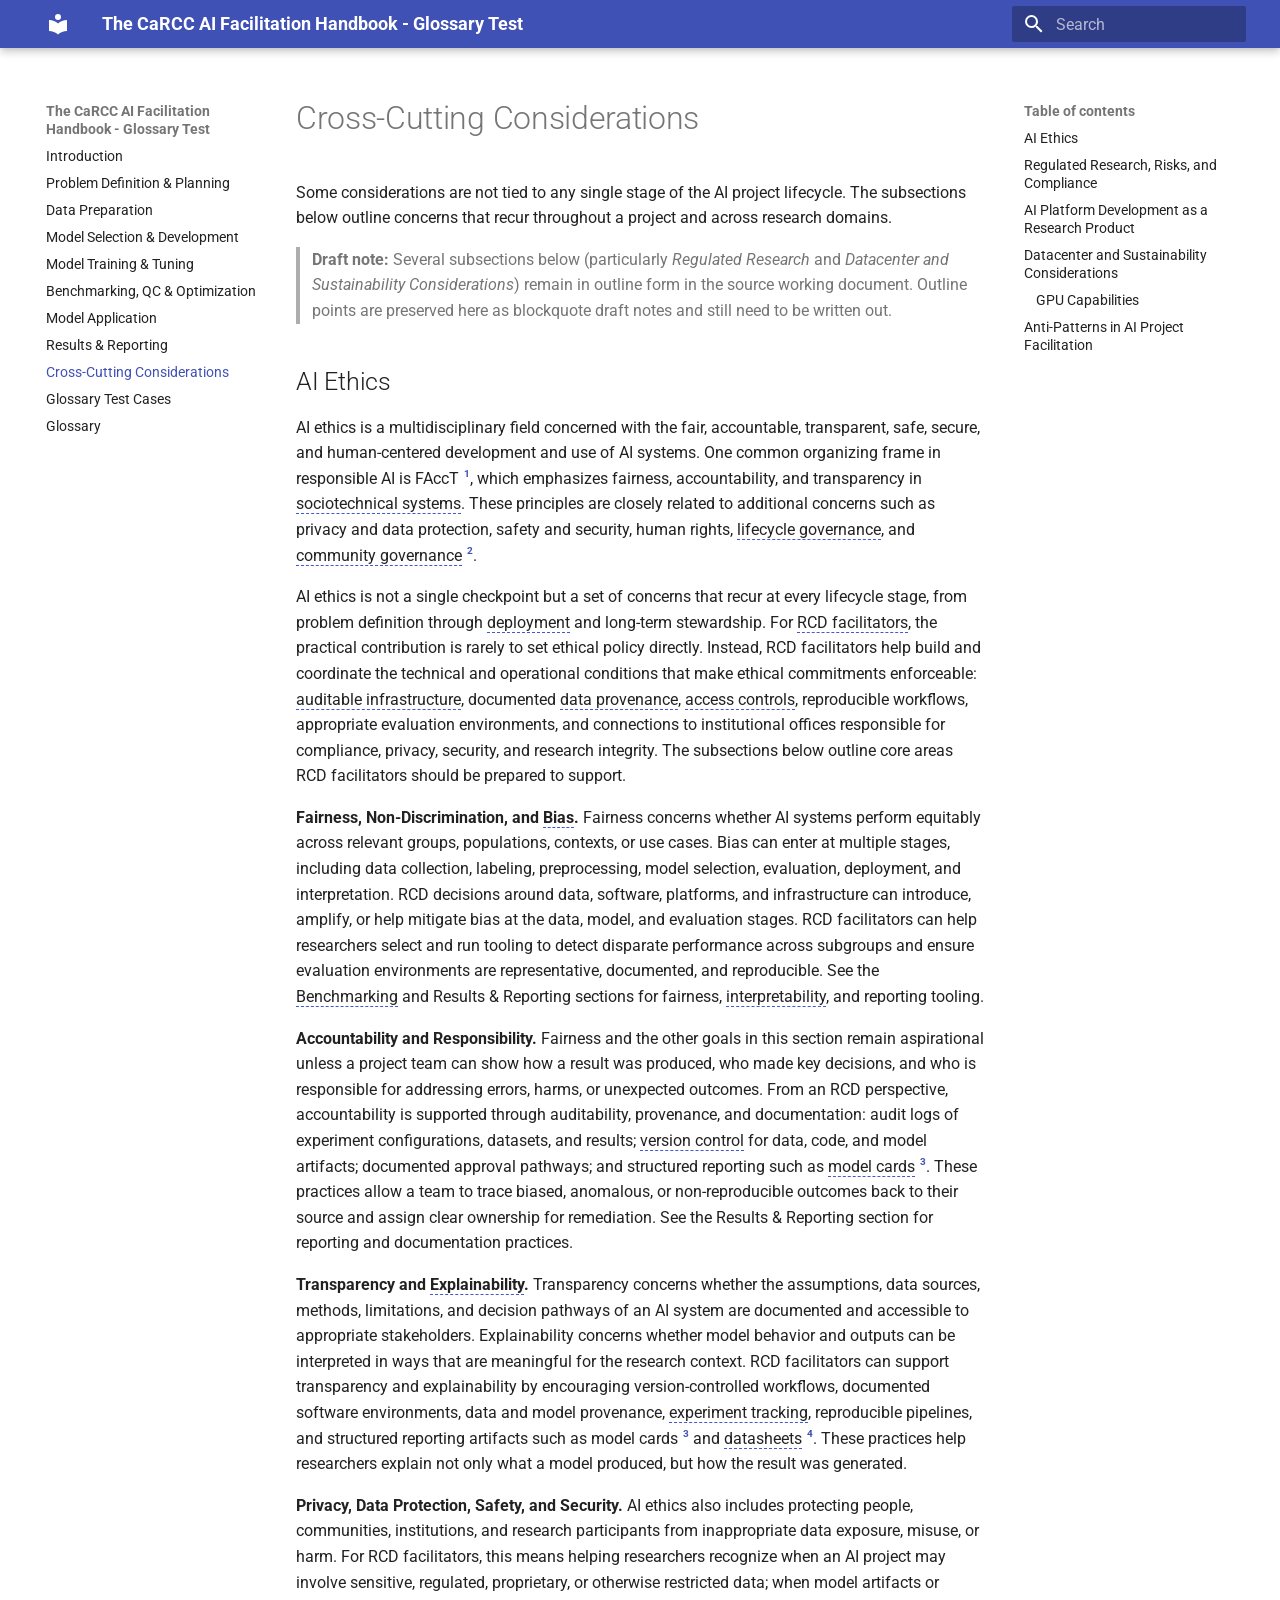
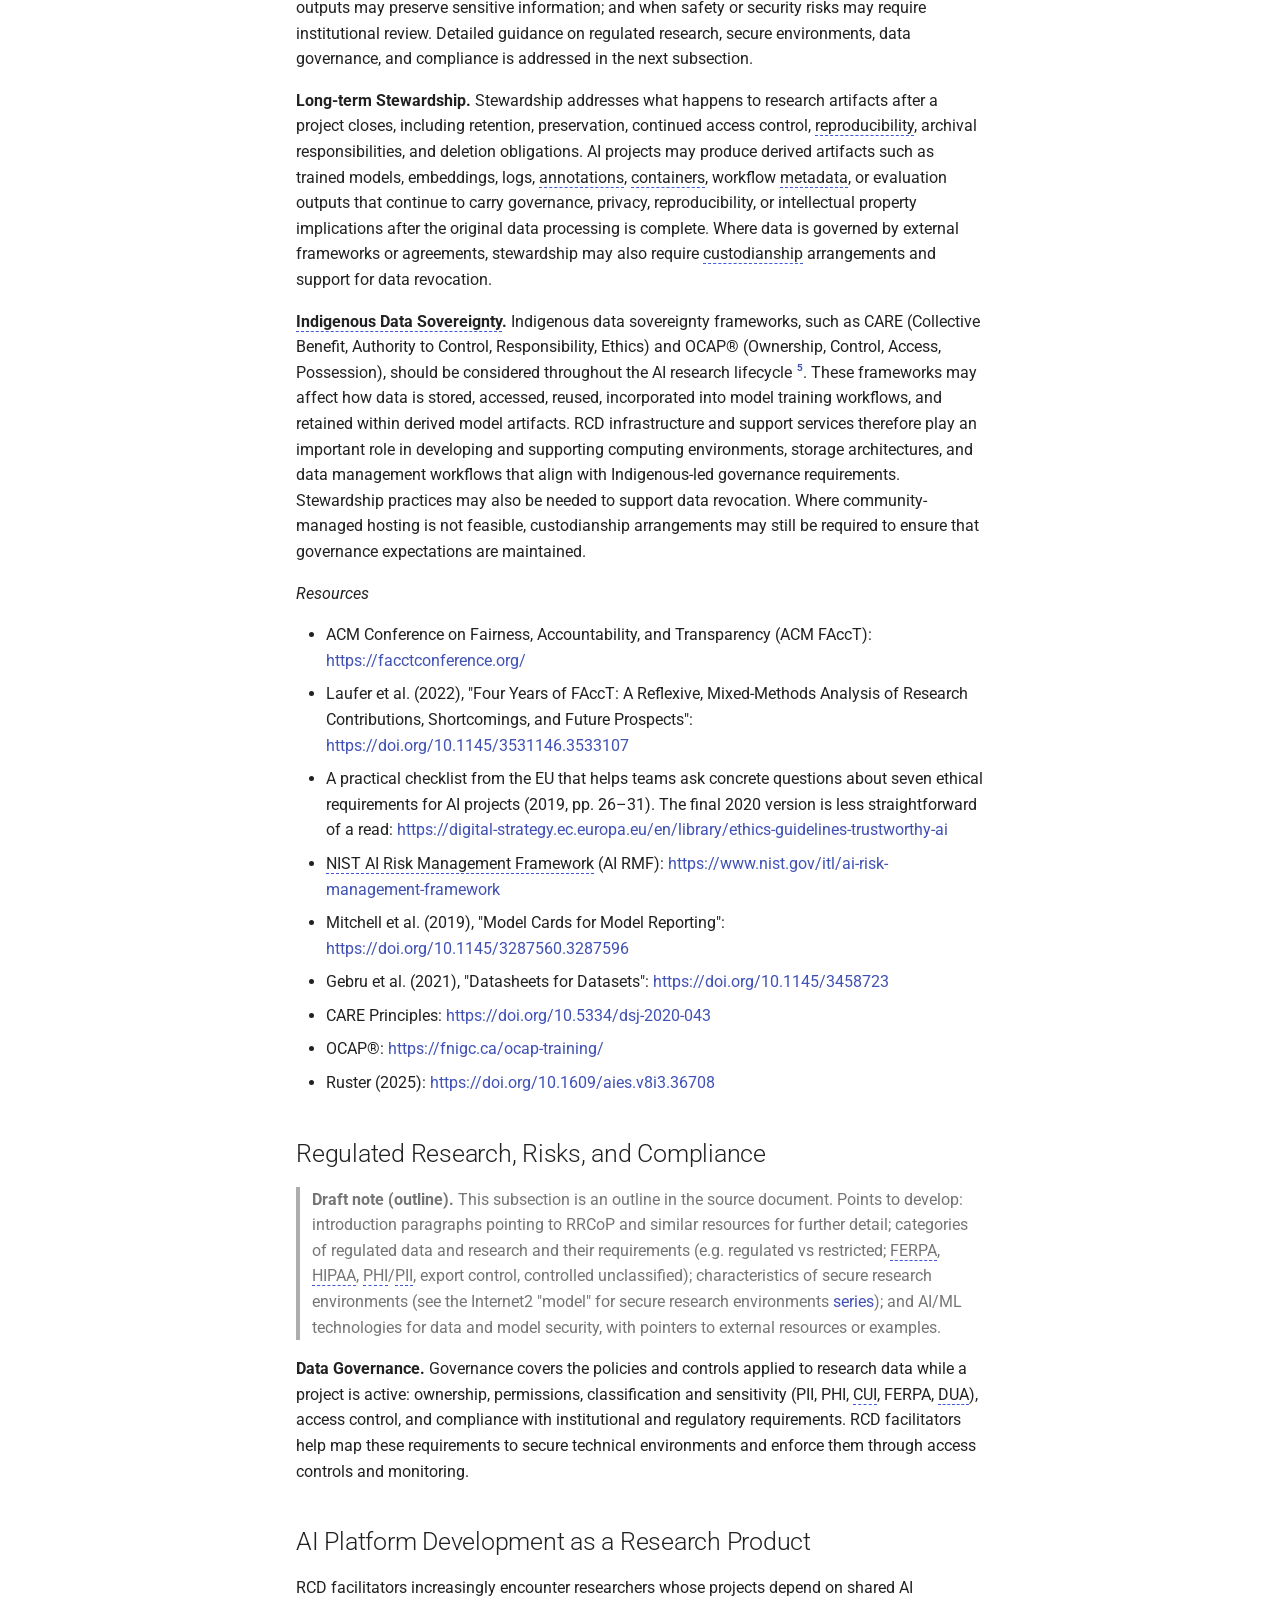
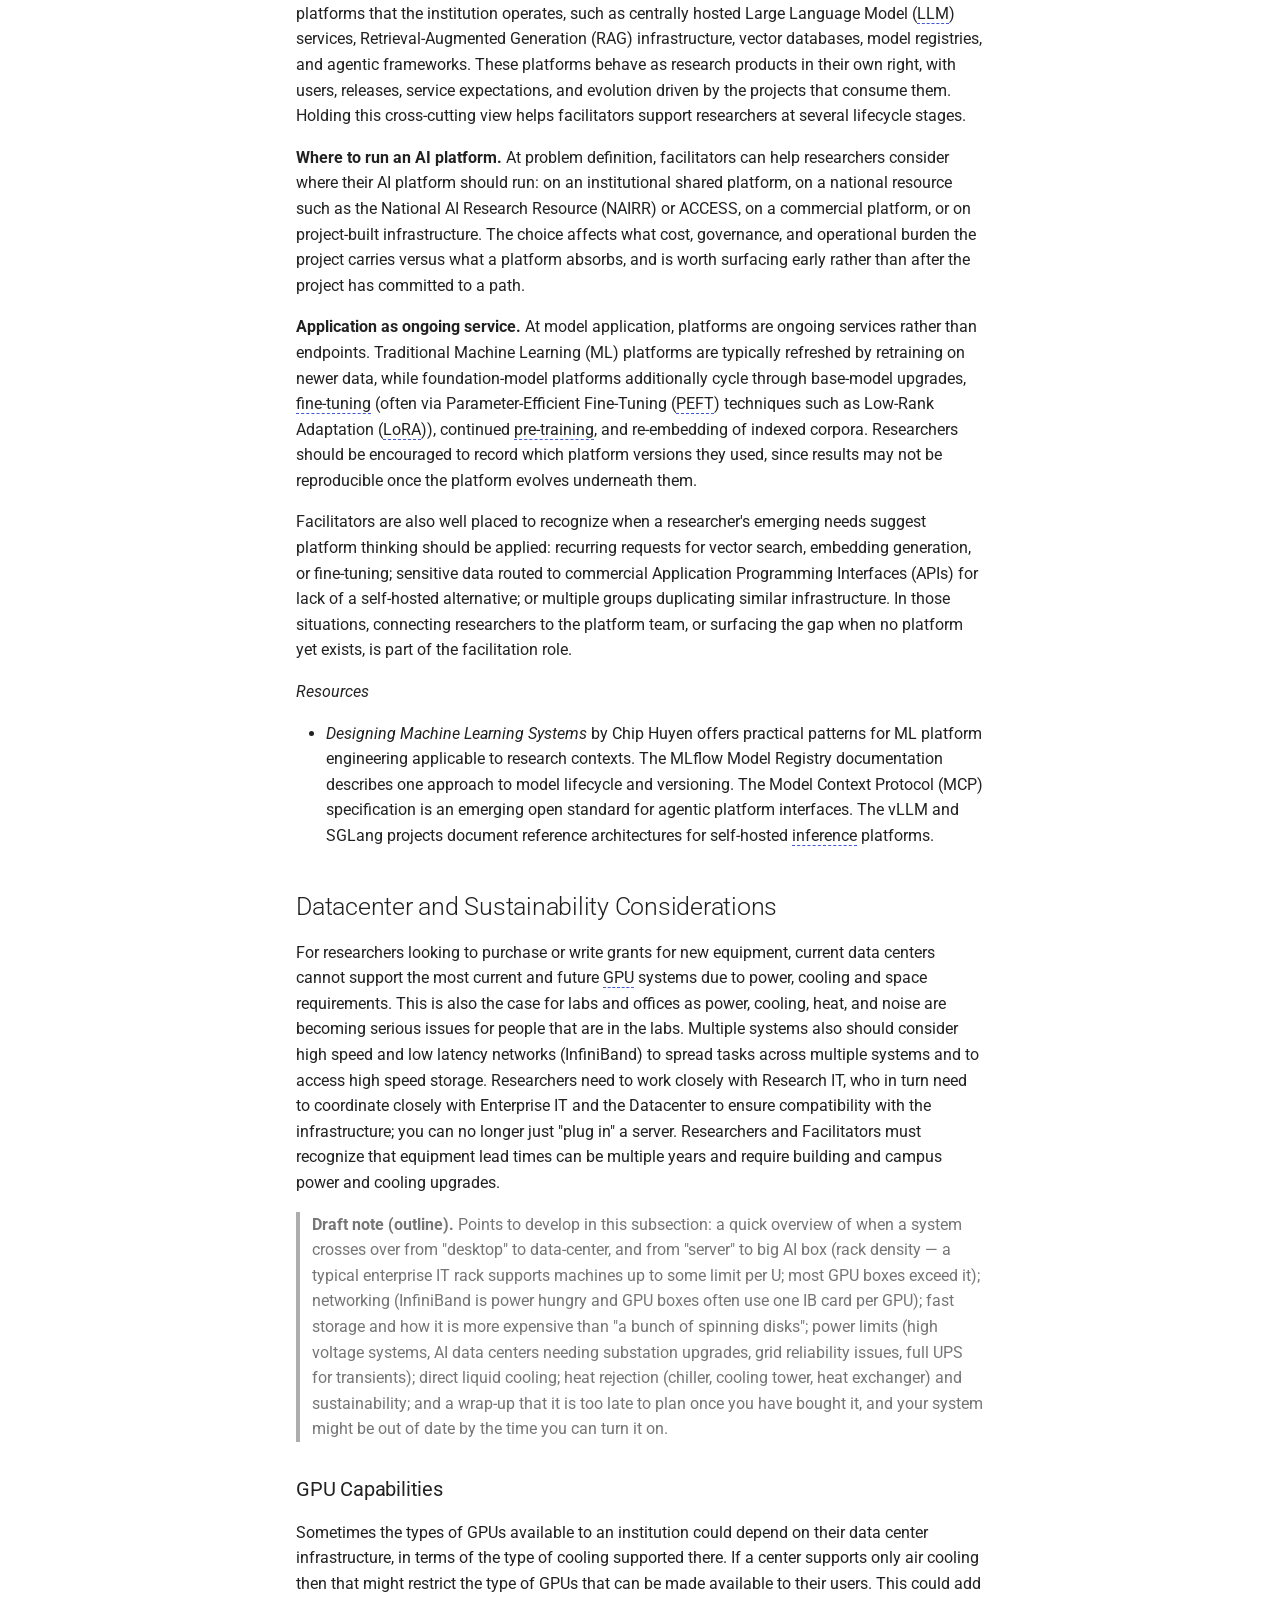
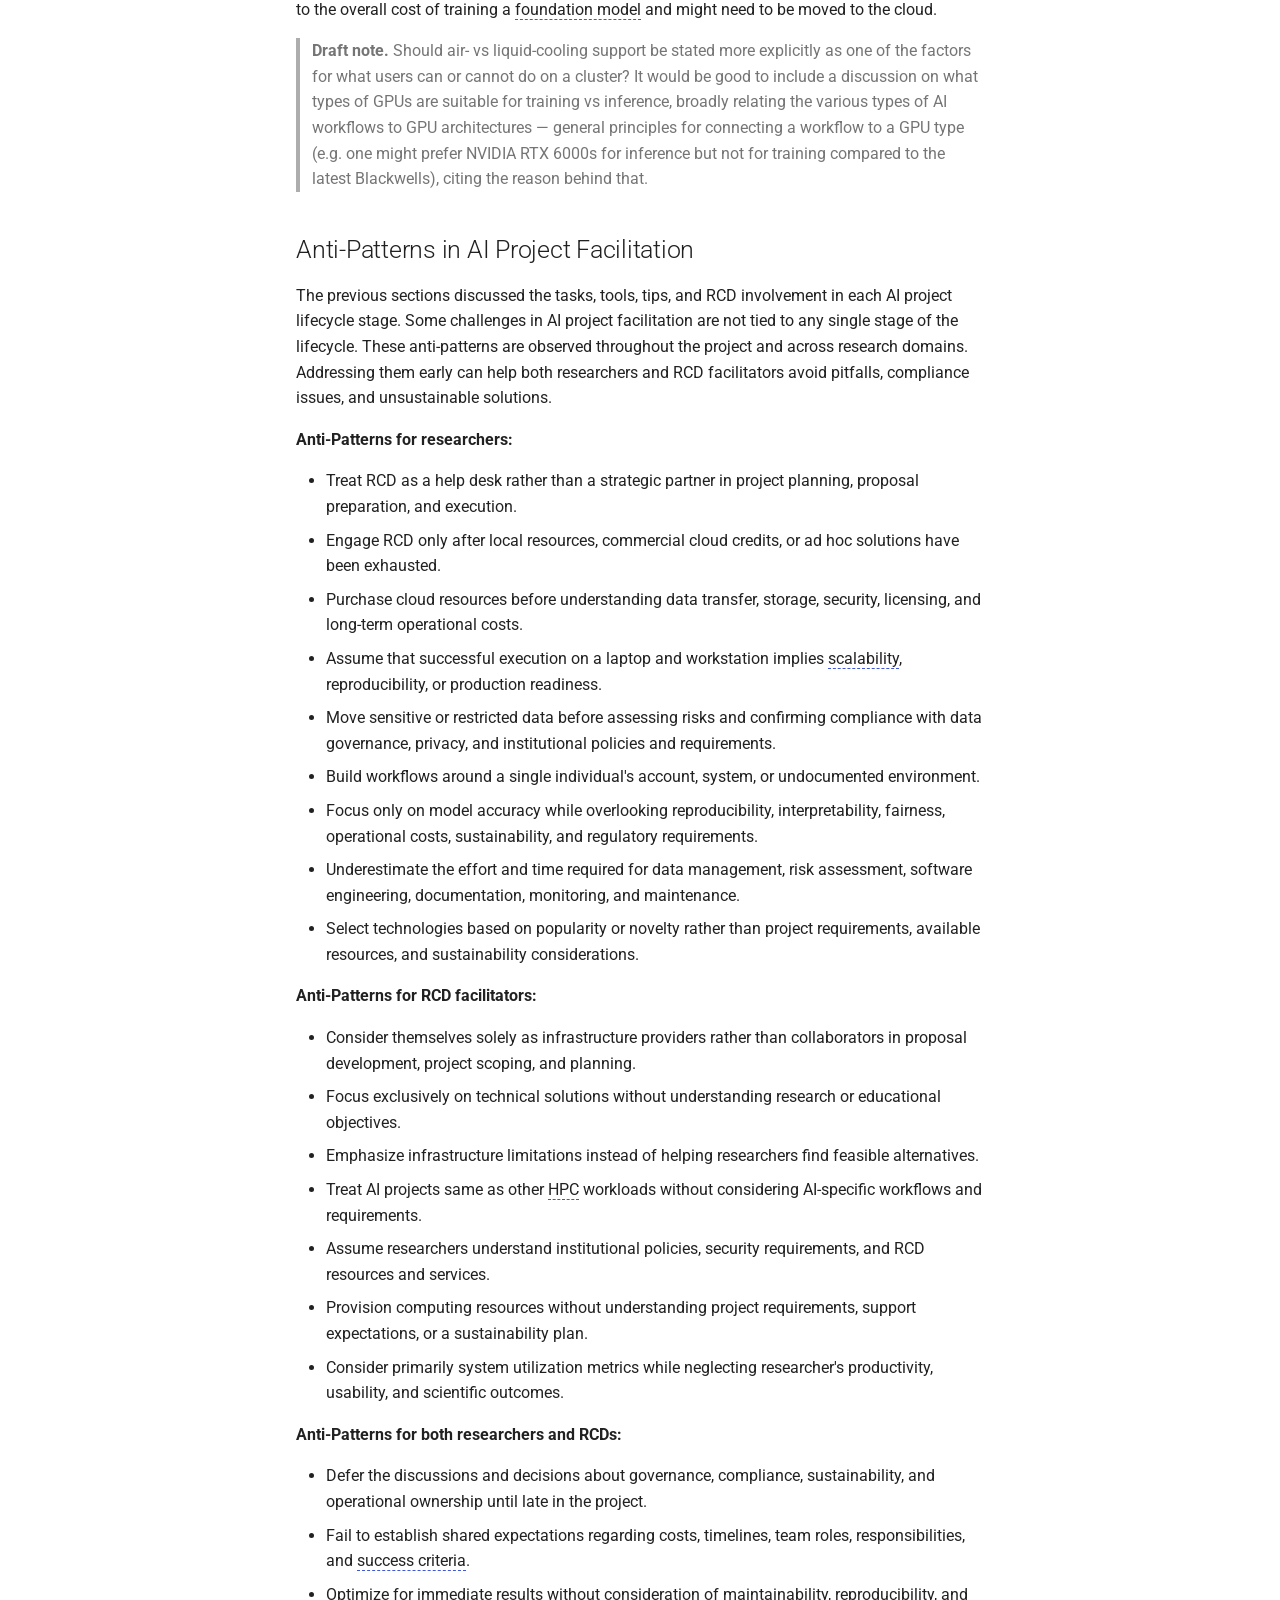
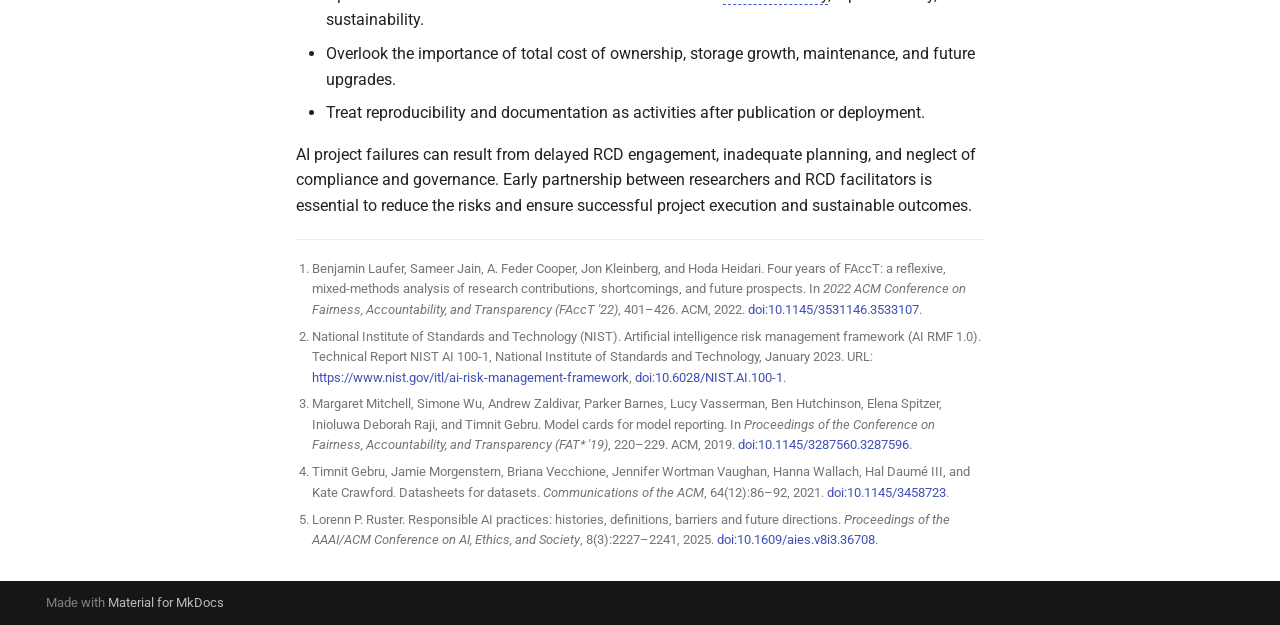
<file: cross-cutting/index.html>
<!doctype html>
<html lang="en" class="no-js">
  <head>
    
      <meta charset="utf-8">
      <meta name="viewport" content="width=device-width,initial-scale=1">
      
      
      
      
        <link rel="prev" href="../results-reporting/">
      
      
        <link rel="next" href="../tests/">
      
      
        
      
      
      <link rel="icon" href="../assets/images/favicon.png">
      <meta name="generator" content="mkdocs-1.6.1, mkdocs-material-9.7.7">
    
    
      
        <title>Cross-Cutting Considerations - The CaRCC AI Facilitation Handbook - Glossary Test</title>
      
    
    
      <link rel="stylesheet" href="../assets/stylesheets/main.ec1eaa64.min.css">
      
      


    
    
      
    
    
      
        
        
        <link rel="preconnect" href="https://fonts.gstatic.com" crossorigin>
        <link rel="stylesheet" href="https://fonts.googleapis.com/css?family=Roboto:300,300i,400,400i,700,700i%7CRoboto+Mono:400,400i,700,700i&display=fallback">
        <style>:root{--md-text-font:"Roboto";--md-code-font:"Roboto Mono"}</style>
      
    
    
      <link rel="stylesheet" href="../stylesheets/style.css">
    
    <script>__md_scope=new URL("..",location),__md_hash=e=>[...e].reduce(((e,_)=>(e<<5)-e+_.charCodeAt(0)),0),__md_get=(e,_=localStorage,t=__md_scope)=>JSON.parse(_.getItem(t.pathname+"."+e)),__md_set=(e,_,t=localStorage,a=__md_scope)=>{try{t.setItem(a.pathname+"."+e,JSON.stringify(_))}catch(e){}}</script>
    
      

    
    
  </head>
  
  
    <body dir="ltr">
  
    
    <input class="md-toggle" data-md-toggle="drawer" type="checkbox" id="__drawer" autocomplete="off">
    <input class="md-toggle" data-md-toggle="search" type="checkbox" id="__search" autocomplete="off">
    <label class="md-overlay" for="__drawer"></label>
    <div data-md-component="skip">
      
        
        <a href="#cross-cutting-considerations" class="md-skip">
          Skip to content
        </a>
      
    </div>
    <div data-md-component="announce">
      
    </div>
    
    
      

  

<header class="md-header md-header--shadow" data-md-component="header">
  <nav class="md-header__inner md-grid" aria-label="Header">
    <a href=".." title="The CaRCC AI Facilitation Handbook - Glossary Test" class="md-header__button md-logo" aria-label="The CaRCC AI Facilitation Handbook - Glossary Test" data-md-component="logo">
      
  
  <svg xmlns="http://www.w3.org/2000/svg" viewBox="0 0 24 24"><path d="M12 8a3 3 0 0 0 3-3 3 3 0 0 0-3-3 3 3 0 0 0-3 3 3 3 0 0 0 3 3m0 3.54C9.64 9.35 6.5 8 3 8v11c3.5 0 6.64 1.35 9 3.54 2.36-2.19 5.5-3.54 9-3.54V8c-3.5 0-6.64 1.35-9 3.54"/></svg>

    </a>
    <label class="md-header__button md-icon" for="__drawer">
      
      <svg xmlns="http://www.w3.org/2000/svg" viewBox="0 0 24 24"><path d="M3 6h18v2H3zm0 5h18v2H3zm0 5h18v2H3z"/></svg>
    </label>
    <div class="md-header__title" data-md-component="header-title">
      <div class="md-header__ellipsis">
        <div class="md-header__topic">
          <span class="md-ellipsis">
            The CaRCC AI Facilitation Handbook - Glossary Test
          </span>
        </div>
        <div class="md-header__topic" data-md-component="header-topic">
          <span class="md-ellipsis">
            
              Cross-Cutting Considerations
            
          </span>
        </div>
      </div>
    </div>
    
    
      <script>var palette=__md_get("__palette");if(palette&&palette.color){if("(prefers-color-scheme)"===palette.color.media){var media=matchMedia("(prefers-color-scheme: light)"),input=document.querySelector(media.matches?"[data-md-color-media='(prefers-color-scheme: light)']":"[data-md-color-media='(prefers-color-scheme: dark)']");palette.color.media=input.getAttribute("data-md-color-media"),palette.color.scheme=input.getAttribute("data-md-color-scheme"),palette.color.primary=input.getAttribute("data-md-color-primary"),palette.color.accent=input.getAttribute("data-md-color-accent")}for(var[key,value]of Object.entries(palette.color))document.body.setAttribute("data-md-color-"+key,value)}</script>
    
    
    
      
      
        <label class="md-header__button md-icon" for="__search">
          
          <svg xmlns="http://www.w3.org/2000/svg" viewBox="0 0 24 24"><path d="M9.5 3A6.5 6.5 0 0 1 16 9.5c0 1.61-.59 3.09-1.56 4.23l.27.27h.79l5 5-1.5 1.5-5-5v-.79l-.27-.27A6.52 6.52 0 0 1 9.5 16 6.5 6.5 0 0 1 3 9.5 6.5 6.5 0 0 1 9.5 3m0 2C7 5 5 7 5 9.5S7 14 9.5 14 14 12 14 9.5 12 5 9.5 5"/></svg>
        </label>
        <div class="md-search" data-md-component="search" role="dialog">
  <label class="md-search__overlay" for="__search"></label>
  <div class="md-search__inner" role="search">
    <form class="md-search__form" name="search">
      <input type="text" class="md-search__input" name="query" aria-label="Search" placeholder="Search" autocapitalize="off" autocorrect="off" autocomplete="off" spellcheck="false" data-md-component="search-query" required>
      <label class="md-search__icon md-icon" for="__search">
        
        <svg xmlns="http://www.w3.org/2000/svg" viewBox="0 0 24 24"><path d="M9.5 3A6.5 6.5 0 0 1 16 9.5c0 1.61-.59 3.09-1.56 4.23l.27.27h.79l5 5-1.5 1.5-5-5v-.79l-.27-.27A6.52 6.52 0 0 1 9.5 16 6.5 6.5 0 0 1 3 9.5 6.5 6.5 0 0 1 9.5 3m0 2C7 5 5 7 5 9.5S7 14 9.5 14 14 12 14 9.5 12 5 9.5 5"/></svg>
        
        <svg xmlns="http://www.w3.org/2000/svg" viewBox="0 0 24 24"><path d="M20 11v2H8l5.5 5.5-1.42 1.42L4.16 12l7.92-7.92L13.5 5.5 8 11z"/></svg>
      </label>
      <nav class="md-search__options" aria-label="Search">
        
        <button type="reset" class="md-search__icon md-icon" title="Clear" aria-label="Clear" tabindex="-1">
          
          <svg xmlns="http://www.w3.org/2000/svg" viewBox="0 0 24 24"><path d="M19 6.41 17.59 5 12 10.59 6.41 5 5 6.41 10.59 12 5 17.59 6.41 19 12 13.41 17.59 19 19 17.59 13.41 12z"/></svg>
        </button>
      </nav>
      
    </form>
    <div class="md-search__output">
      <div class="md-search__scrollwrap" tabindex="0" data-md-scrollfix>
        <div class="md-search-result" data-md-component="search-result">
          <div class="md-search-result__meta">
            Initializing search
          </div>
          <ol class="md-search-result__list" role="presentation"></ol>
        </div>
      </div>
    </div>
  </div>
</div>
      
    
    
  </nav>
  
</header>
    
    <div class="md-container" data-md-component="container">
      
      
        
          
        
      
      <main class="md-main" data-md-component="main">
        <div class="md-main__inner md-grid">
          
            
              
              <div class="md-sidebar md-sidebar--primary" data-md-component="sidebar" data-md-type="navigation" >
                <div class="md-sidebar__scrollwrap">
                  <div class="md-sidebar__inner">
                    



<nav class="md-nav md-nav--primary" aria-label="Navigation" data-md-level="0">
  <label class="md-nav__title" for="__drawer">
    <a href=".." title="The CaRCC AI Facilitation Handbook - Glossary Test" class="md-nav__button md-logo" aria-label="The CaRCC AI Facilitation Handbook - Glossary Test" data-md-component="logo">
      
  
  <svg xmlns="http://www.w3.org/2000/svg" viewBox="0 0 24 24"><path d="M12 8a3 3 0 0 0 3-3 3 3 0 0 0-3-3 3 3 0 0 0-3 3 3 3 0 0 0 3 3m0 3.54C9.64 9.35 6.5 8 3 8v11c3.5 0 6.64 1.35 9 3.54 2.36-2.19 5.5-3.54 9-3.54V8c-3.5 0-6.64 1.35-9 3.54"/></svg>

    </a>
    The CaRCC AI Facilitation Handbook - Glossary Test
  </label>
  
  <ul class="md-nav__list" data-md-scrollfix>
    
      
      
  
  
  
  
    <li class="md-nav__item">
      <a href=".." class="md-nav__link">
        
  
  
  <span class="md-ellipsis">
    
  
    Introduction
  

    
  </span>
  
  

      </a>
    </li>
  

    
      
      
  
  
  
  
    <li class="md-nav__item">
      <a href="../problem-definition/" class="md-nav__link">
        
  
  
  <span class="md-ellipsis">
    
  
    Problem Definition & Planning
  

    
  </span>
  
  

      </a>
    </li>
  

    
      
      
  
  
  
  
    <li class="md-nav__item">
      <a href="../data-preparation/" class="md-nav__link">
        
  
  
  <span class="md-ellipsis">
    
  
    Data Preparation
  

    
  </span>
  
  

      </a>
    </li>
  

    
      
      
  
  
  
  
    <li class="md-nav__item">
      <a href="../model-selection/" class="md-nav__link">
        
  
  
  <span class="md-ellipsis">
    
  
    Model Selection & Development
  

    
  </span>
  
  

      </a>
    </li>
  

    
      
      
  
  
  
  
    <li class="md-nav__item">
      <a href="../model-training/" class="md-nav__link">
        
  
  
  <span class="md-ellipsis">
    
  
    Model Training & Tuning
  

    
  </span>
  
  

      </a>
    </li>
  

    
      
      
  
  
  
  
    <li class="md-nav__item">
      <a href="../benchmarking/" class="md-nav__link">
        
  
  
  <span class="md-ellipsis">
    
  
    Benchmarking, QC & Optimization
  

    
  </span>
  
  

      </a>
    </li>
  

    
      
      
  
  
  
  
    <li class="md-nav__item">
      <a href="../model-application/" class="md-nav__link">
        
  
  
  <span class="md-ellipsis">
    
  
    Model Application
  

    
  </span>
  
  

      </a>
    </li>
  

    
      
      
  
  
  
  
    <li class="md-nav__item">
      <a href="../results-reporting/" class="md-nav__link">
        
  
  
  <span class="md-ellipsis">
    
  
    Results & Reporting
  

    
  </span>
  
  

      </a>
    </li>
  

    
      
      
  
  
    
  
  
  
    <li class="md-nav__item md-nav__item--active">
      
      <input class="md-nav__toggle md-toggle" type="checkbox" id="__toc">
      
      
        
      
      
        <label class="md-nav__link md-nav__link--active" for="__toc">
          
  
  
  <span class="md-ellipsis">
    
  
    Cross-Cutting Considerations
  

    
  </span>
  
  

          <span class="md-nav__icon md-icon"></span>
        </label>
      
      <a href="./" class="md-nav__link md-nav__link--active">
        
  
  
  <span class="md-ellipsis">
    
  
    Cross-Cutting Considerations
  

    
  </span>
  
  

      </a>
      
        

<nav class="md-nav md-nav--secondary" aria-label="Table of contents">
  
  
  
    
  
  
    <label class="md-nav__title" for="__toc">
      <span class="md-nav__icon md-icon"></span>
      Table of contents
    </label>
    <ul class="md-nav__list" data-md-component="toc" data-md-scrollfix>
      
        <li class="md-nav__item">
  <a href="#ai-ethics" class="md-nav__link">
    <span class="md-ellipsis">
      
        AI Ethics
      
    </span>
  </a>
  
</li>
      
        <li class="md-nav__item">
  <a href="#regulated-research-risks-and-compliance" class="md-nav__link">
    <span class="md-ellipsis">
      
        Regulated Research, Risks, and Compliance
      
    </span>
  </a>
  
</li>
      
        <li class="md-nav__item">
  <a href="#ai-platform-development-as-a-research-product" class="md-nav__link">
    <span class="md-ellipsis">
      
        AI Platform Development as a Research Product
      
    </span>
  </a>
  
</li>
      
        <li class="md-nav__item">
  <a href="#datacenter-and-sustainability-considerations" class="md-nav__link">
    <span class="md-ellipsis">
      
        Datacenter and Sustainability Considerations
      
    </span>
  </a>
  
    <nav class="md-nav" aria-label="Datacenter and Sustainability Considerations">
      <ul class="md-nav__list">
        
          <li class="md-nav__item">
  <a href="#gpu-capabilities" class="md-nav__link">
    <span class="md-ellipsis">
      
        GPU Capabilities
      
    </span>
  </a>
  
</li>
        
      </ul>
    </nav>
  
</li>
      
        <li class="md-nav__item">
  <a href="#anti-patterns-in-ai-project-facilitation" class="md-nav__link">
    <span class="md-ellipsis">
      
        Anti-Patterns in AI Project Facilitation
      
    </span>
  </a>
  
</li>
      
    </ul>
  
</nav>
      
    </li>
  

    
      
      
  
  
  
  
    <li class="md-nav__item">
      <a href="../tests/" class="md-nav__link">
        
  
  
  <span class="md-ellipsis">
    
  
    Glossary Test Cases
  

    
  </span>
  
  

      </a>
    </li>
  

    
      
      
  
  
  
  
    <li class="md-nav__item">
      <a href="../glossary/" class="md-nav__link">
        
  
  
  <span class="md-ellipsis">
    
  
    Glossary
  

    
  </span>
  
  

      </a>
    </li>
  

    
  </ul>
</nav>
                  </div>
                </div>
              </div>
            
            
              
              <div class="md-sidebar md-sidebar--secondary" data-md-component="sidebar" data-md-type="toc" >
                <div class="md-sidebar__scrollwrap">
                  <div class="md-sidebar__inner">
                    

<nav class="md-nav md-nav--secondary" aria-label="Table of contents">
  
  
  
    
  
  
    <label class="md-nav__title" for="__toc">
      <span class="md-nav__icon md-icon"></span>
      Table of contents
    </label>
    <ul class="md-nav__list" data-md-component="toc" data-md-scrollfix>
      
        <li class="md-nav__item">
  <a href="#ai-ethics" class="md-nav__link">
    <span class="md-ellipsis">
      
        AI Ethics
      
    </span>
  </a>
  
</li>
      
        <li class="md-nav__item">
  <a href="#regulated-research-risks-and-compliance" class="md-nav__link">
    <span class="md-ellipsis">
      
        Regulated Research, Risks, and Compliance
      
    </span>
  </a>
  
</li>
      
        <li class="md-nav__item">
  <a href="#ai-platform-development-as-a-research-product" class="md-nav__link">
    <span class="md-ellipsis">
      
        AI Platform Development as a Research Product
      
    </span>
  </a>
  
</li>
      
        <li class="md-nav__item">
  <a href="#datacenter-and-sustainability-considerations" class="md-nav__link">
    <span class="md-ellipsis">
      
        Datacenter and Sustainability Considerations
      
    </span>
  </a>
  
    <nav class="md-nav" aria-label="Datacenter and Sustainability Considerations">
      <ul class="md-nav__list">
        
          <li class="md-nav__item">
  <a href="#gpu-capabilities" class="md-nav__link">
    <span class="md-ellipsis">
      
        GPU Capabilities
      
    </span>
  </a>
  
</li>
        
      </ul>
    </nav>
  
</li>
      
        <li class="md-nav__item">
  <a href="#anti-patterns-in-ai-project-facilitation" class="md-nav__link">
    <span class="md-ellipsis">
      
        Anti-Patterns in AI Project Facilitation
      
    </span>
  </a>
  
</li>
      
    </ul>
  
</nav>
                  </div>
                </div>
              </div>
            
          
          
            <div class="md-content" data-md-component="content">
              
              <article class="md-content__inner md-typeset">
                
                  



<h1 id="cross-cutting-considerations">Cross-Cutting Considerations</h1>
<p>Some considerations are not tied to any single stage of the AI project
lifecycle. The subsections below outline concerns that recur throughout a
project and across research domains.</p>
<blockquote>
<p><strong>Draft note:</strong> Several subsections below (particularly <em>Regulated Research</em>
and <em>Datacenter and Sustainability Considerations</em>) remain in outline form in
the source working document. Outline points are preserved here as blockquote
draft notes and still need to be written out.</p>
</blockquote>
<h2 id="ai-ethics">AI Ethics</h2>
<p>AI ethics is a multidisciplinary field concerned with the fair, accountable,
transparent, safe, secure, and human-centered development and use of AI systems.
One common organizing frame in responsible AI is FAccT
<sup id="fnref:lauferFourYearsFAccT2022"><a class="footnote-ref" href="#fn:lauferFourYearsFAccT2022">1</a></sup>, which emphasizes fairness, accountability, and
transparency in <a class="glossary-link" href="../glossary/#sociotechnical-system"><abbr title="A system in which people, processes, organizations, and technology interact to produce outcomes. [...]">sociotechnical systems</abbr></a>. These principles are closely related to
additional concerns such as privacy and data protection, safety and security,
human rights, <a class="glossary-link" href="../glossary/#lifecycle-governance"><abbr title="The set of policies, processes, roles, and controls used to manage a system, dataset, or other asset from creation to retirement. [...]">lifecycle governance</abbr></a>, and <a class="glossary-link" href="../glossary/#community-governance"><abbr title="A framework of rules, decision-making processes, roles, and shared norms that a group uses to manage itself and achieve common goals. [...]">community governance</abbr></a>
<sup id="fnref:NISTAIRiskManagement2023"><a class="footnote-ref" href="#fn:NISTAIRiskManagement2023">2</a></sup>.</p>
<p>AI ethics is not a single checkpoint but a set of concerns that recur at every
lifecycle stage, from problem definition through <a class="glossary-link" href="../glossary/#deployment"><abbr title="The process of making a trained AI model available for use in a research workflow or application. [...]">deployment</abbr></a> and long-term
stewardship. For <a class="glossary-link" href="../glossary/#rcd-facilitator"><abbr title="A Research Computing and Data (RCD) facilitator works with researchers to turn research goals into workable technical plans and to connect them with appropriate resources, expertise, and institutional processes. [...]">RCD facilitators</abbr></a>, the practical contribution is rarely to set
ethical policy directly. Instead, RCD facilitators help build and coordinate the
technical and operational conditions that make ethical commitments enforceable:
<a class="glossary-link" href="../glossary/#auditable-infrastructure"><abbr title="Infrastructure designed so that its configuration, operations, access, and changes can be independently verified through records, logs, and documented controls. [...]">auditable infrastructure</abbr></a>, documented <a class="glossary-link" href="../glossary/#data-provenance"><abbr title="The documented history of data, including its origins, transformations, and movements throughout its lifecycle. [...]">data provenance</abbr></a>, <a class="glossary-link" href="../glossary/#access-control"><abbr title="Policies, technologies, and procedures that determine who or what may access resources, under which conditions, and what actions are permitted. [...]">access controls</abbr></a>,
reproducible workflows, appropriate evaluation environments, and connections to
institutional offices responsible for compliance, privacy, security, and
research integrity. The subsections below outline core areas RCD facilitators
should be prepared to support.</p>
<p><strong>Fairness, Non-Discrimination, and <a class="glossary-link" href="../glossary/#bias"><abbr title="Systematic distortion or error in data, methods, or model results that can affect accuracy or produce unfair outcomes. [...]">Bias</abbr></a>.</strong> Fairness concerns whether AI systems
perform equitably across relevant groups, populations, contexts, or use cases.
Bias can enter at multiple stages, including data collection, labeling,
preprocessing, model selection, evaluation, deployment, and interpretation. RCD
decisions around data, software, platforms, and infrastructure can introduce,
amplify, or help mitigate bias at the data, model, and evaluation stages. RCD
facilitators can help researchers select and run tooling to detect disparate
performance across subgroups and ensure evaluation environments are
representative, documented, and reproducible. See the <a class="glossary-link" href="../glossary/#benchmarking"><abbr title="The systematic evaluation and comparison of machine learning or AI models using specified datasets, tasks, metrics, and evaluation conditions. [...]">Benchmarking</abbr></a> and Results &amp;
Reporting sections for fairness, <a class="glossary-link" href="../glossary/#interpretability"><abbr title="How well people can understand an AI or machine learning model's overall behavior and how it produces results.">interpretability</abbr></a>, and reporting tooling.</p>
<p><strong>Accountability and Responsibility.</strong> Fairness and the other goals in this
section remain aspirational unless a project team can show how a result was
produced, who made key decisions, and who is responsible for addressing errors,
harms, or unexpected outcomes. From an RCD perspective, accountability is
supported through auditability, provenance, and documentation: audit logs of
experiment configurations, datasets, and results; <a class="glossary-link" href="../glossary/#version-control"><abbr title="A system for tracking changes to code, data, configuration, and other project files over time so that specific versions can be identified and restored. [...]">version control</abbr></a> for data,
code, and model artifacts; documented approval pathways; and structured
reporting such as <a class="glossary-link" href="../glossary/#model-card"><abbr title="A document describing a trained AI model’s intended uses, training and evaluation data, performance, capabilities, risks, and known limitations. [...]">model cards</abbr></a> <sup id="fnref:mitchellModelCardsModel2019"><a class="footnote-ref" href="#fn:mitchellModelCardsModel2019">3</a></sup>. These practices
allow a team to trace biased, anomalous, or non-reproducible outcomes back to
their source and assign clear ownership for remediation. See the Results &amp;
Reporting section for reporting and documentation practices.</p>
<p><strong>Transparency and <a class="glossary-link" href="../glossary/#explainability"><abbr title="How well people can understand why an AI or machine learning model produced a particular result or decision.">Explainability</abbr></a>.</strong> Transparency concerns whether the
assumptions, data sources, methods, limitations, and decision pathways of an AI
system are documented and accessible to appropriate stakeholders. Explainability
concerns whether model behavior and outputs can be interpreted in ways that are
meaningful for the research context. RCD facilitators can support transparency
and explainability by encouraging version-controlled workflows, documented
software environments, data and model provenance, <a class="glossary-link" href="../glossary/#experiment-tracking"><abbr title="Recording the hyperparameters, code versions, metrics, and outputs associated with each training run. [...]">experiment tracking</abbr></a>,
reproducible pipelines, and structured reporting artifacts such as model cards
<sup id="fnref2:mitchellModelCardsModel2019"><a class="footnote-ref" href="#fn:mitchellModelCardsModel2019">3</a></sup> and <a class="glossary-link" href="../glossary/#datasheet"><abbr title="Structured documentation describing a dataset’s origin, composition, collection methods, intended uses, limitations, and maintenance. [...]">datasheets</abbr></a> <sup id="fnref:gebruDatasheetsDatasets2021"><a class="footnote-ref" href="#fn:gebruDatasheetsDatasets2021">4</a></sup>.
These practices help researchers explain not only what a model produced, but how
the result was generated.</p>
<p><strong>Privacy, Data Protection, Safety, and Security.</strong> AI ethics also includes
protecting people, communities, institutions, and research participants from
inappropriate data exposure, misuse, or harm. For RCD facilitators, this means
helping researchers recognize when an AI project may involve sensitive,
regulated, proprietary, or otherwise restricted data; when model artifacts or
outputs may preserve sensitive information; and when safety or security risks
may require institutional review. Detailed guidance on regulated research,
secure environments, data governance, and compliance is addressed in the next
subsection.</p>
<p><strong>Long-term Stewardship.</strong> Stewardship addresses what happens to research
artifacts after a project closes, including retention, preservation, continued
access control, <a class="glossary-link" href="../glossary/#reproducibility"><abbr title="The ability to recreate computational research results by repeating a documented workflow with the same data or inputs. [...]">reproducibility</abbr></a>, archival responsibilities, and deletion
obligations. AI projects may produce derived artifacts such as trained models,
embeddings, logs, <a class="glossary-link" href="../glossary/#annotation"><abbr title="The process of adding labels, categories, metadata, or other descriptive information to data.">annotations</abbr></a>, <a class="glossary-link" href="../glossary/#container"><abbr title="A portable, packaged software environment containing code, dependencies, and configuration needed to run an application or workflow consistently across computing systems. [...]">containers</abbr></a>, workflow <a class="glossary-link" href="../glossary/#metadata"><abbr title="Information that describes data, such as its origin, format, contents, collection conditions, ownership, or processing history.">metadata</abbr></a>, or evaluation
outputs that continue to carry governance, privacy, reproducibility, or
intellectual property implications after the original data processing is
complete. Where data is governed by external frameworks or agreements,
stewardship may also require <a class="glossary-link" href="../glossary/#custodianship"><abbr title="The responsibility for the day-to-day management, protection, and operation of an asset on behalf of its owner. [...]">custodianship</abbr></a> arrangements and support for data
revocation.</p>
<p><strong><a class="glossary-link" href="../glossary/#indigenous-data-sovereignty"><abbr title="The principle that Indigenous peoples and nations have authority over the collection, ownership, governance, use, and sharing of data about their communities, lands, and resources.">Indigenous Data Sovereignty</abbr></a>.</strong> Indigenous data sovereignty frameworks, such as
CARE (Collective Benefit, Authority to Control, Responsibility, Ethics) and
OCAP® (Ownership, Control, Access, Possession), should be considered throughout
the AI research lifecycle <sup id="fnref:rusterResponsibleAIPractices2025"><a class="footnote-ref" href="#fn:rusterResponsibleAIPractices2025">5</a></sup>. These frameworks
may affect how data is stored, accessed, reused, incorporated into model
training workflows, and retained within derived model artifacts. RCD
infrastructure and support services therefore play an important role in
developing and supporting computing environments, storage architectures, and
data management workflows that align with Indigenous-led governance
requirements. Stewardship practices may also be needed to support data
revocation. Where community-managed hosting is not feasible, custodianship
arrangements may still be required to ensure that governance expectations are
maintained.</p>
<p><em>Resources</em></p>
<ul>
<li>ACM Conference on Fairness, Accountability, and Transparency (ACM FAccT):
  <a href="https://facctconference.org/">https://facctconference.org/</a></li>
<li>Laufer et al. (2022), "Four Years of FAccT: A Reflexive, Mixed-Methods
  Analysis of Research Contributions, Shortcomings, and Future Prospects":
  <a href="https://doi.org/10.1145/3531146.3533107">https://doi.org/10.1145/3531146.3533107</a></li>
<li>A practical checklist from the EU that helps teams ask concrete questions
  about seven ethical requirements for AI projects (2019, pp. 26–31). The final
  2020 version is less straightforward of a read:
  <a href="https://digital-strategy.ec.europa.eu/en/library/ethics-guidelines-trustworthy-ai">https://digital-strategy.ec.europa.eu/en/library/ethics-guidelines-trustworthy-ai</a></li>
<li><a class="glossary-link" href="../glossary/#nist-ai-risk-management-framework"><abbr title="A voluntary framework published by the U.S. [...]">NIST AI Risk Management Framework</abbr></a> (AI RMF):
  <a href="https://www.nist.gov/itl/ai-risk-management-framework">https://www.nist.gov/itl/ai-risk-management-framework</a></li>
<li>Mitchell et al. (2019), "Model Cards for Model Reporting":
  <a href="https://doi.org/10.1145/3287560.3287596">https://doi.org/10.1145/3287560.3287596</a></li>
<li>Gebru et al. (2021), "Datasheets for Datasets":
  <a href="https://doi.org/10.1145/3458723">https://doi.org/10.1145/3458723</a></li>
<li>CARE Principles: <a href="https://doi.org/10.5334/dsj-2020-043">https://doi.org/10.5334/dsj-2020-043</a></li>
<li>OCAP®: <a href="https://fnigc.ca/ocap-training/">https://fnigc.ca/ocap-training/</a></li>
<li>Ruster (2025): <a href="https://doi.org/10.1609/aies.v8i3.36708">https://doi.org/10.1609/aies.v8i3.36708</a></li>
</ul>
<h2 id="regulated-research-risks-and-compliance">Regulated Research, Risks, and Compliance</h2>
<blockquote>
<p><strong>Draft note (outline).</strong> This subsection is an outline in the source
document. Points to develop: introduction paragraphs pointing to RRCoP and
similar resources for further detail; categories of regulated data and
research and their requirements (e.g. regulated vs restricted; <a class="glossary-link" href="../glossary/#ferpa"><abbr title="The Family Educational Rights and Privacy Act (FERPA) is a U.S. [...]">FERPA</abbr></a>, <a class="glossary-link" href="../glossary/#hipaa"><abbr title="The Health Insurance Portability and Accountability Act (HIPAA) is a U.S. [...]">HIPAA</abbr></a>,
<a class="glossary-link" href="../glossary/#phi"><abbr title="Protected health information (PHI) is individually identifiable health information covered by HIPAA, including clinical, payment, and demographic data linked to a person's care. [...]">PHI</abbr></a>/<a class="glossary-link" href="../glossary/#pii"><abbr title="Personally identifiable information (PII) is information that can identify a person directly or in combination with other data. [...]">PII</abbr></a>, export control, controlled unclassified); characteristics of secure
research environments (see the Internet2 "model" for secure research
environments
<a href="https://internet2.edu/tag/secure-research-environments-series/">series</a>); and
AI/ML technologies for data and model security, with pointers to external
resources or examples.</p>
</blockquote>
<p><strong>Data Governance.</strong> Governance covers the policies and controls applied to
research data while a project is active: ownership, permissions, classification
and sensitivity (PII, PHI, <a class="glossary-link" href="../glossary/#cui"><abbr title="Controlled unclassified information (CUI) is U.S. [...]">CUI</abbr></a>, FERPA, <a class="glossary-link" href="../glossary/#dua"><abbr title="A data use agreement (DUA) specifies how shared data may be accessed, used, stored, protected, and disclosed. [...]">DUA</abbr></a>), access control, and compliance with
institutional and regulatory requirements. RCD facilitators help map these
requirements to secure technical environments and enforce them through access
controls and monitoring.</p>
<h2 id="ai-platform-development-as-a-research-product">AI Platform Development as a Research Product</h2>
<p>RCD facilitators increasingly encounter researchers whose projects depend on
shared AI platforms that the institution operates, such as centrally hosted
Large Language Model (<a class="glossary-link" href="../glossary/#llm"><abbr title="A large language model (LLM) is trained on large collections of text to interpret and generate natural language. [...]">LLM</abbr></a>) services, Retrieval-Augmented Generation (RAG)
infrastructure, vector databases, model registries, and agentic frameworks.
These platforms behave as research products in their own right, with users,
releases, service expectations, and evolution driven by the projects that
consume them. Holding this cross-cutting view helps facilitators support
researchers at several lifecycle stages.</p>
<p><strong>Where to run an AI platform.</strong> At problem definition, facilitators can help
researchers consider where their AI platform should run: on an institutional
shared platform, on a national resource such as the National AI Research
Resource (NAIRR) or ACCESS, on a commercial platform, or on project-built
infrastructure. The choice affects what cost, governance, and operational burden
the project carries versus what a platform absorbs, and is worth surfacing early
rather than after the project has committed to a path.</p>
<p><strong>Application as ongoing service.</strong> At model application, platforms are ongoing
services rather than endpoints. Traditional Machine Learning (ML) platforms are
typically refreshed by retraining on newer data, while foundation-model
platforms additionally cycle through base-model upgrades, <a class="glossary-link" href="../glossary/#fine-tuning"><abbr title="Further training an existing pretrained AI model on additional data to adapt it to a particular task or research domain. [...]">fine-tuning</abbr></a> (often via
Parameter-Efficient Fine-Tuning (<a class="glossary-link" href="../glossary/#peft"><abbr title="Parameter-efficient fine-tuning (PEFT) refers to methods that adapt a pretrained model by training a small number of additional or selected parameters rather than all of them. [...]">PEFT</abbr></a>) techniques such as Low-Rank Adaptation
(<a class="glossary-link" href="../glossary/#lora"><abbr title="Low-rank adaptation (LoRA) is a parameter-efficient fine-tuning method that inserts small trainable components into a model while leaving the original model weights unchanged. [...]">LoRA</abbr></a>)), continued <a class="glossary-link" href="../glossary/#pre-training"><abbr title="The initial training of a model on a large, general dataset before it is adapted to a specific task. [...]">pre-training</abbr></a>, and re-embedding of indexed corpora.
Researchers should be encouraged to record which platform versions they used,
since results may not be reproducible once the platform evolves underneath them.</p>
<p>Facilitators are also well placed to recognize when a researcher's emerging
needs suggest platform thinking should be applied: recurring requests for vector
search, embedding generation, or fine-tuning; sensitive data routed to
commercial Application Programming Interfaces (APIs) for lack of a self-hosted
alternative; or multiple groups duplicating similar infrastructure. In those
situations, connecting researchers to the platform team, or surfacing the gap
when no platform yet exists, is part of the facilitation role.</p>
<p><em>Resources</em></p>
<ul>
<li><em>Designing Machine Learning Systems</em> by Chip Huyen offers practical patterns
  for ML platform engineering applicable to research contexts. The MLflow Model
  Registry documentation describes one approach to model lifecycle and
  versioning. The Model Context Protocol (MCP) specification is an emerging open
  standard for agentic platform interfaces. The vLLM and SGLang projects
  document reference architectures for self-hosted <a class="glossary-link" href="../glossary/#inference"><abbr title="The process of using a trained AI model to generate predictions or results from new data. [...]">inference</abbr></a> platforms.</li>
</ul>
<h2 id="datacenter-and-sustainability-considerations">Datacenter and Sustainability Considerations</h2>
<p>For researchers looking to purchase or write grants for new equipment, current
data centers cannot support the most current and future <a class="glossary-link" href="../glossary/#gpu"><abbr title="A graphics processing unit (GPU) is a processor capable of performing many operations in parallel and is often used for machine learning workloads.">GPU</abbr></a> systems due to
power, cooling and space requirements. This is also the case for labs and
offices as power, cooling, heat, and noise are becoming serious issues for
people that are in the labs. Multiple systems also should consider high speed
and low latency networks (InfiniBand) to spread tasks across multiple systems
and to access high speed storage. Researchers need to work closely with Research
IT, who in turn need to coordinate closely with Enterprise IT and the Datacenter
to ensure compatibility with the infrastructure; you can no longer just "plug
in" a server. Researchers and Facilitators must recognize that equipment lead
times can be multiple years and require building and campus power and cooling
upgrades.</p>
<blockquote>
<p><strong>Draft note (outline).</strong> Points to develop in this subsection: a quick
overview of when a system crosses over from "desktop" to data-center, and from
"server" to big AI box (rack density — a typical enterprise IT rack supports
machines up to some limit per U; most GPU boxes exceed it); networking
(InfiniBand is power hungry and GPU boxes often use one IB card per GPU); fast
storage and how it is more expensive than "a bunch of spinning disks"; power
limits (high voltage systems, AI data centers needing substation upgrades,
grid reliability issues, full UPS for transients); direct liquid cooling; heat
rejection (chiller, cooling tower, heat exchanger) and sustainability; and a
wrap-up that it is too late to plan once you have bought it, and your system
might be out of date by the time you can turn it on.</p>
</blockquote>
<h3 id="gpu-capabilities">GPU Capabilities</h3>
<p>Sometimes the types of GPUs available to an institution could depend on their
data center infrastructure, in terms of the type of cooling supported there. If
a center supports only air cooling then that might restrict the type of GPUs
that can be made available to their users. This could add to the overall cost of
training a <a class="glossary-link" href="../glossary/#foundation-model"><abbr title="A large AI model trained on broad, general-purpose data that can be adapted to many different downstream tasks. [...]">foundation model</abbr></a> and might need to be moved to the cloud.</p>
<blockquote>
<p><strong>Draft note.</strong> Should air- vs liquid-cooling support be stated more
explicitly as one of the factors for what users can or cannot do on a cluster?
It would be good to include a discussion on what types of GPUs are suitable
for training vs inference, broadly relating the various types of AI workflows
to GPU architectures — general principles for connecting a workflow to a GPU
type (e.g. one might prefer NVIDIA RTX 6000s for inference but not for
training compared to the latest Blackwells), citing the reason behind that.</p>
</blockquote>
<h2 id="anti-patterns-in-ai-project-facilitation">Anti-Patterns in AI Project Facilitation</h2>
<p>The previous sections discussed the tasks, tools, tips, and RCD involvement in
each AI project lifecycle stage. Some challenges in AI project facilitation are
not tied to any single stage of the lifecycle. These anti-patterns are observed
throughout the project and across research domains. Addressing them early can
help both researchers and RCD facilitators avoid pitfalls, compliance issues,
and unsustainable solutions.</p>
<p><strong>Anti-Patterns for researchers:</strong></p>
<ul>
<li>Treat RCD as a help desk rather than a strategic partner in project planning,
  proposal preparation, and execution.</li>
<li>Engage RCD only after local resources, commercial cloud credits, or ad hoc
  solutions have been exhausted.</li>
<li>Purchase cloud resources before understanding data transfer, storage,
  security, licensing, and long-term operational costs.</li>
<li>Assume that successful execution on a laptop and workstation implies
  <a class="glossary-link" href="../glossary/#scalability"><abbr title="The ability of a computing system or workflow to handle growing workloads while maintaining acceptable performance. [...]">scalability</abbr></a>, reproducibility, or production readiness.</li>
<li>Move sensitive or restricted data before assessing risks and confirming
  compliance with data governance, privacy, and institutional policies and
  requirements.</li>
<li>Build workflows around a single individual's account, system, or undocumented
  environment.</li>
<li>Focus only on model accuracy while overlooking reproducibility,
  interpretability, fairness, operational costs, sustainability, and regulatory
  requirements.</li>
<li>Underestimate the effort and time required for data management, risk
  assessment, software engineering, documentation, monitoring, and maintenance.</li>
<li>Select technologies based on popularity or novelty rather than project
  requirements, available resources, and sustainability considerations.</li>
</ul>
<p><strong>Anti-Patterns for RCD facilitators:</strong></p>
<ul>
<li>Consider themselves solely as infrastructure providers rather than
  collaborators in proposal development, project scoping, and planning.</li>
<li>Focus exclusively on technical solutions without understanding research or
  educational objectives.</li>
<li>Emphasize infrastructure limitations instead of helping researchers find
  feasible alternatives.</li>
<li>Treat AI projects same as other <a class="glossary-link" href="../glossary/#hpc"><abbr title="High-performance computing (HPC) refers to computing infrastructure designed to process large or complex workloads using powerful systems, parallelism, and specialized resources.">HPC</abbr></a> workloads without considering AI-specific
  workflows and requirements.</li>
<li>Assume researchers understand institutional policies, security requirements,
  and RCD resources and services.</li>
<li>Provision computing resources without understanding project requirements,
  support expectations, or a sustainability plan.</li>
<li>Consider primarily system utilization metrics while neglecting researcher's
  productivity, usability, and scientific outcomes.</li>
</ul>
<p><strong>Anti-Patterns for both researchers and RCDs:</strong></p>
<ul>
<li>Defer the discussions and decisions about governance, compliance,
  sustainability, and operational ownership until late in the project.</li>
<li>Fail to establish shared expectations regarding costs, timelines, team roles,
  responsibilities, and <a class="glossary-link" href="../glossary/#success-criteria"><abbr title="Conditions agreed upon in advance to determine whether a project has met its scientific, pedagogical, or operational goals. [...]">success criteria</abbr></a>.</li>
<li>Optimize for immediate results without consideration of <a class="glossary-link" href="../glossary/#maintainability"><abbr title="How readily a project's code, environments, and workflows can be understood, updated, and repaired by people other than their original authors. [...]">maintainability</abbr></a>,
  reproducibility, and sustainability.</li>
<li>Overlook the importance of total cost of ownership, storage growth,
  maintenance, and future upgrades.</li>
<li>Treat reproducibility and documentation as activities after publication or
  deployment.</li>
</ul>
<p>AI project failures can result from delayed RCD engagement, inadequate planning,
and neglect of compliance and governance. Early partnership between researchers
and RCD facilitators is essential to reduce the risks and ensure successful
project execution and sustainable outcomes.</p>
<!--
Generated: Oct 23, 2026

Glossary behavior for terms listed in this file:
Terms are matched wherever they appear in the handbook.
By default, only the first occurrence of each glossary entry on a page is highlighted.
Terms are not highlighted in headings, table header cells, existing links, reference footnotes, or on the full glossary page.

Definitions appear as tooltips on hover on desktop.
Format: *[term]: definition
Case variants each need their own line.
Plural variants each need their own line.

The tooltip definition must match the beginning of the full definition in glossary.md.
Do not manually edit this file.
-->
<div class="footnote">
<hr />
<ol>
<li id="fn:lauferFourYearsFAccT2022">
<p>Benjamin Laufer, Sameer Jain, A. Feder Cooper, Jon Kleinberg, and Hoda Heidari. Four years of FAccT: a reflexive, mixed-methods analysis of research contributions, shortcomings, and future prospects. In <em>2022 ACM Conference on Fairness, Accountability, and Transparency (FAccT '22)</em>, 401–426. ACM, 2022. <a href="https://doi.org/10.1145/3531146.3533107">doi:10.1145/3531146.3533107</a>.&#160;<a class="footnote-backref" href="#fnref:lauferFourYearsFAccT2022" title="Jump back to footnote 1 in the text">&#8617;</a></p>
</li>
<li id="fn:NISTAIRiskManagement2023">
<p>National Institute of Standards and Technology (NIST). Artificial intelligence risk management framework (AI RMF 1.0). Technical Report NIST AI 100-1, National Institute of Standards and Technology, January 2023. URL: <a href="https://www.nist.gov/itl/ai-risk-management-framework">https://www.nist.gov/itl/ai-risk-management-framework</a>, <a href="https://doi.org/10.6028/NIST.AI.100-1">doi:10.6028/NIST.AI.100-1</a>.&#160;<a class="footnote-backref" href="#fnref:NISTAIRiskManagement2023" title="Jump back to footnote 2 in the text">&#8617;</a></p>
</li>
<li id="fn:mitchellModelCardsModel2019">
<p>Margaret Mitchell, Simone Wu, Andrew Zaldivar, Parker Barnes, Lucy Vasserman, Ben Hutchinson, Elena Spitzer, Inioluwa Deborah Raji, and Timnit Gebru. Model cards for model reporting. In <em>Proceedings of the Conference on Fairness, Accountability, and Transparency (FAT* '19)</em>, 220–229. ACM, 2019. <a href="https://doi.org/10.1145/3287560.3287596">doi:10.1145/3287560.3287596</a>.&#160;<a class="footnote-backref" href="#fnref:mitchellModelCardsModel2019" title="Jump back to footnote 3 in the text">&#8617;</a><a class="footnote-backref" href="#fnref2:mitchellModelCardsModel2019" title="Jump back to footnote 3 in the text">&#8617;</a></p>
</li>
<li id="fn:gebruDatasheetsDatasets2021">
<p>Timnit Gebru, Jamie Morgenstern, Briana Vecchione, Jennifer Wortman Vaughan, Hanna Wallach, Hal Daumé III, and Kate Crawford. Datasheets for datasets. <em>Communications of the ACM</em>, 64(12):86–92, 2021. <a href="https://doi.org/10.1145/3458723">doi:10.1145/3458723</a>.&#160;<a class="footnote-backref" href="#fnref:gebruDatasheetsDatasets2021" title="Jump back to footnote 4 in the text">&#8617;</a></p>
</li>
<li id="fn:rusterResponsibleAIPractices2025">
<p>Lorenn P. Ruster. Responsible AI practices: histories, definitions, barriers and future directions. <em>Proceedings of the AAAI/ACM Conference on AI, Ethics, and Society</em>, 8(3):2227–2241, 2025. <a href="https://doi.org/10.1609/aies.v8i3.36708">doi:10.1609/aies.v8i3.36708</a>.&#160;<a class="footnote-backref" href="#fnref:rusterResponsibleAIPractices2025" title="Jump back to footnote 5 in the text">&#8617;</a></p>
</li>
</ol>
</div>












                
              </article>
            </div>
          
          
<script>var target=document.getElementById(location.hash.slice(1));target&&target.name&&(target.checked=target.name.startsWith("__tabbed_"))</script>
        </div>
        
      </main>
      
        <footer class="md-footer">
  
  <div class="md-footer-meta md-typeset">
    <div class="md-footer-meta__inner md-grid">
      <div class="md-copyright">
  
  
    Made with
    <a href="https://squidfunk.github.io/mkdocs-material/" target="_blank" rel="noopener">
      Material for MkDocs
    </a>
  
</div>
      
    </div>
  </div>
</footer>
      
    </div>
    <div class="md-dialog" data-md-component="dialog">
      <div class="md-dialog__inner md-typeset"></div>
    </div>
    
    
    
      
      
      <script id="__config" type="application/json">{"annotate": null, "base": "..", "features": ["content.tooltips"], "search": "../assets/javascripts/workers/search.2c215733.min.js", "tags": null, "translations": {"clipboard.copied": "Copied to clipboard", "clipboard.copy": "Copy to clipboard", "search.result.more.one": "1 more on this page", "search.result.more.other": "# more on this page", "search.result.none": "No matching documents", "search.result.one": "1 matching document", "search.result.other": "# matching documents", "search.result.placeholder": "Type to start searching", "search.result.term.missing": "Missing", "select.version": "Select version"}, "version": null}</script>
    
    
      <script src="../assets/javascripts/bundle.d7400e89.min.js"></script>
      
        <script src="../javascripts/glossary_tooltips.js"></script>
      
    
  </body>
</html>
</file>
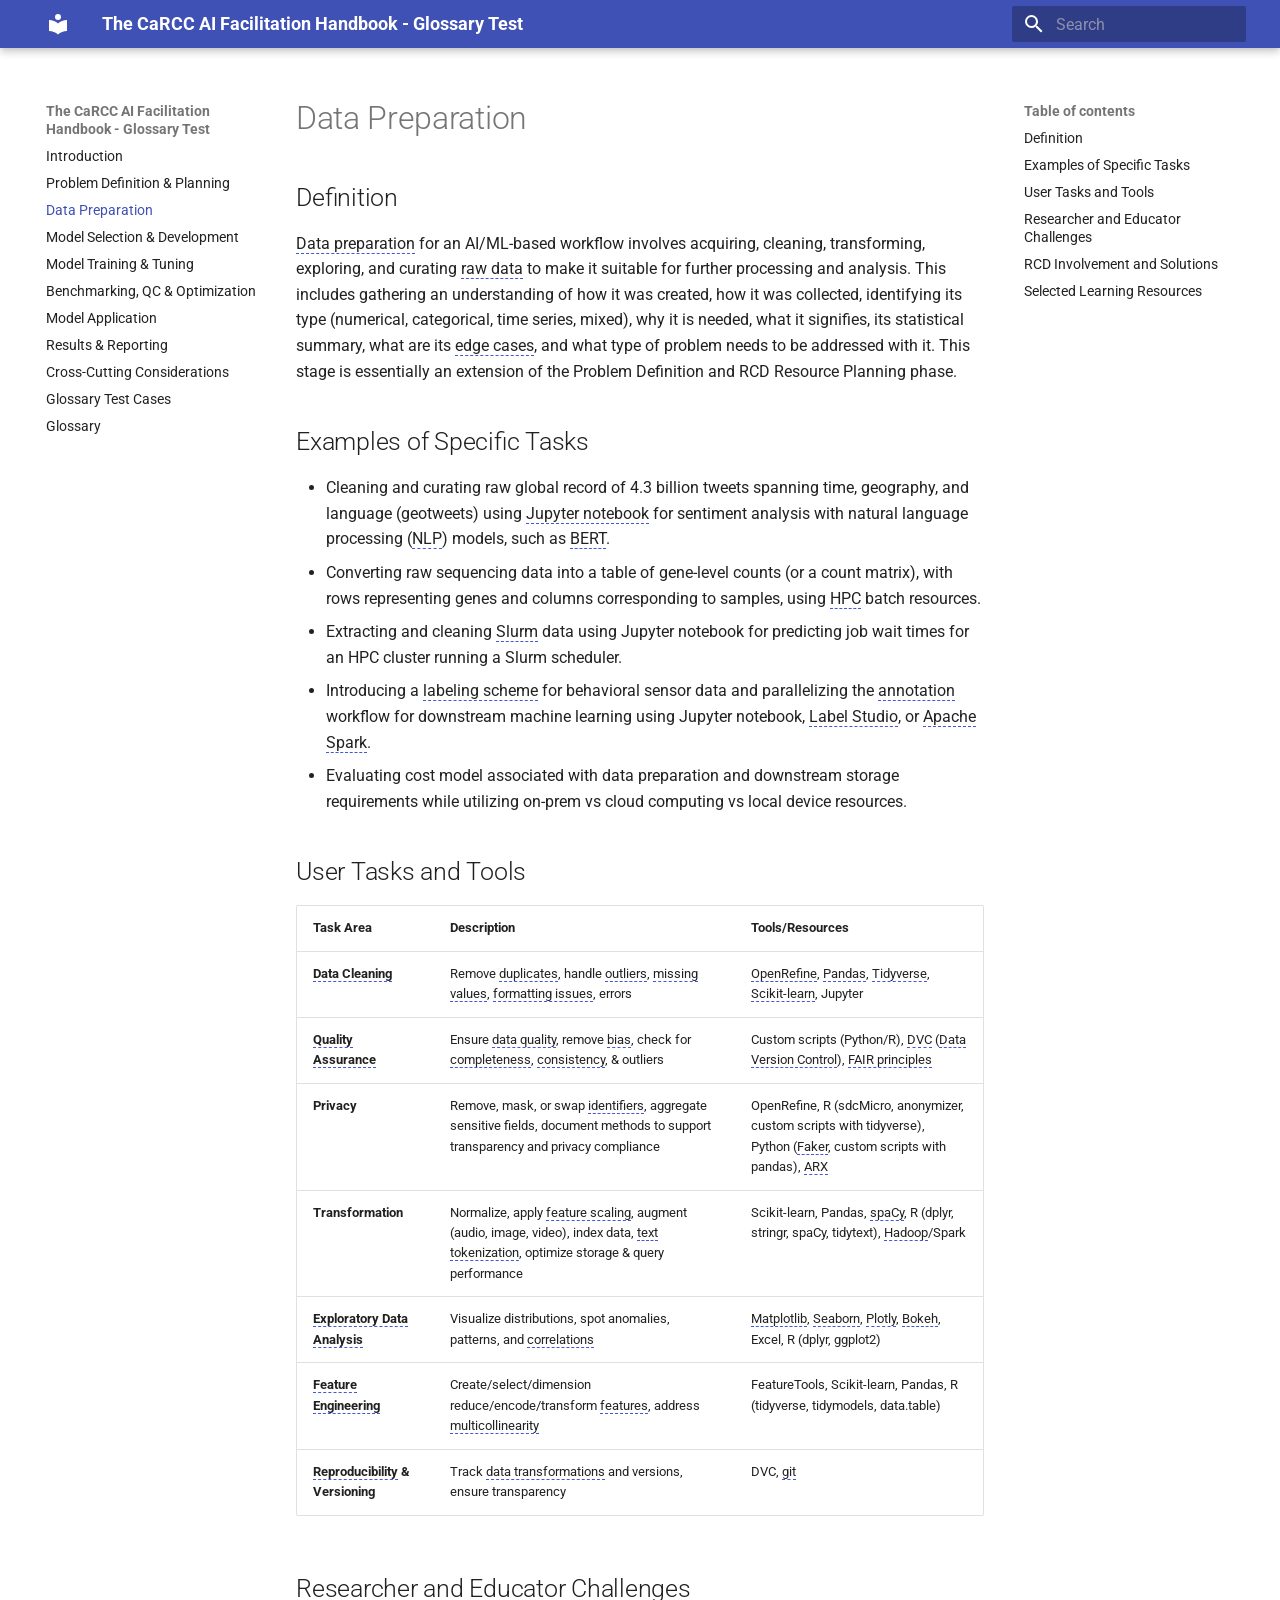
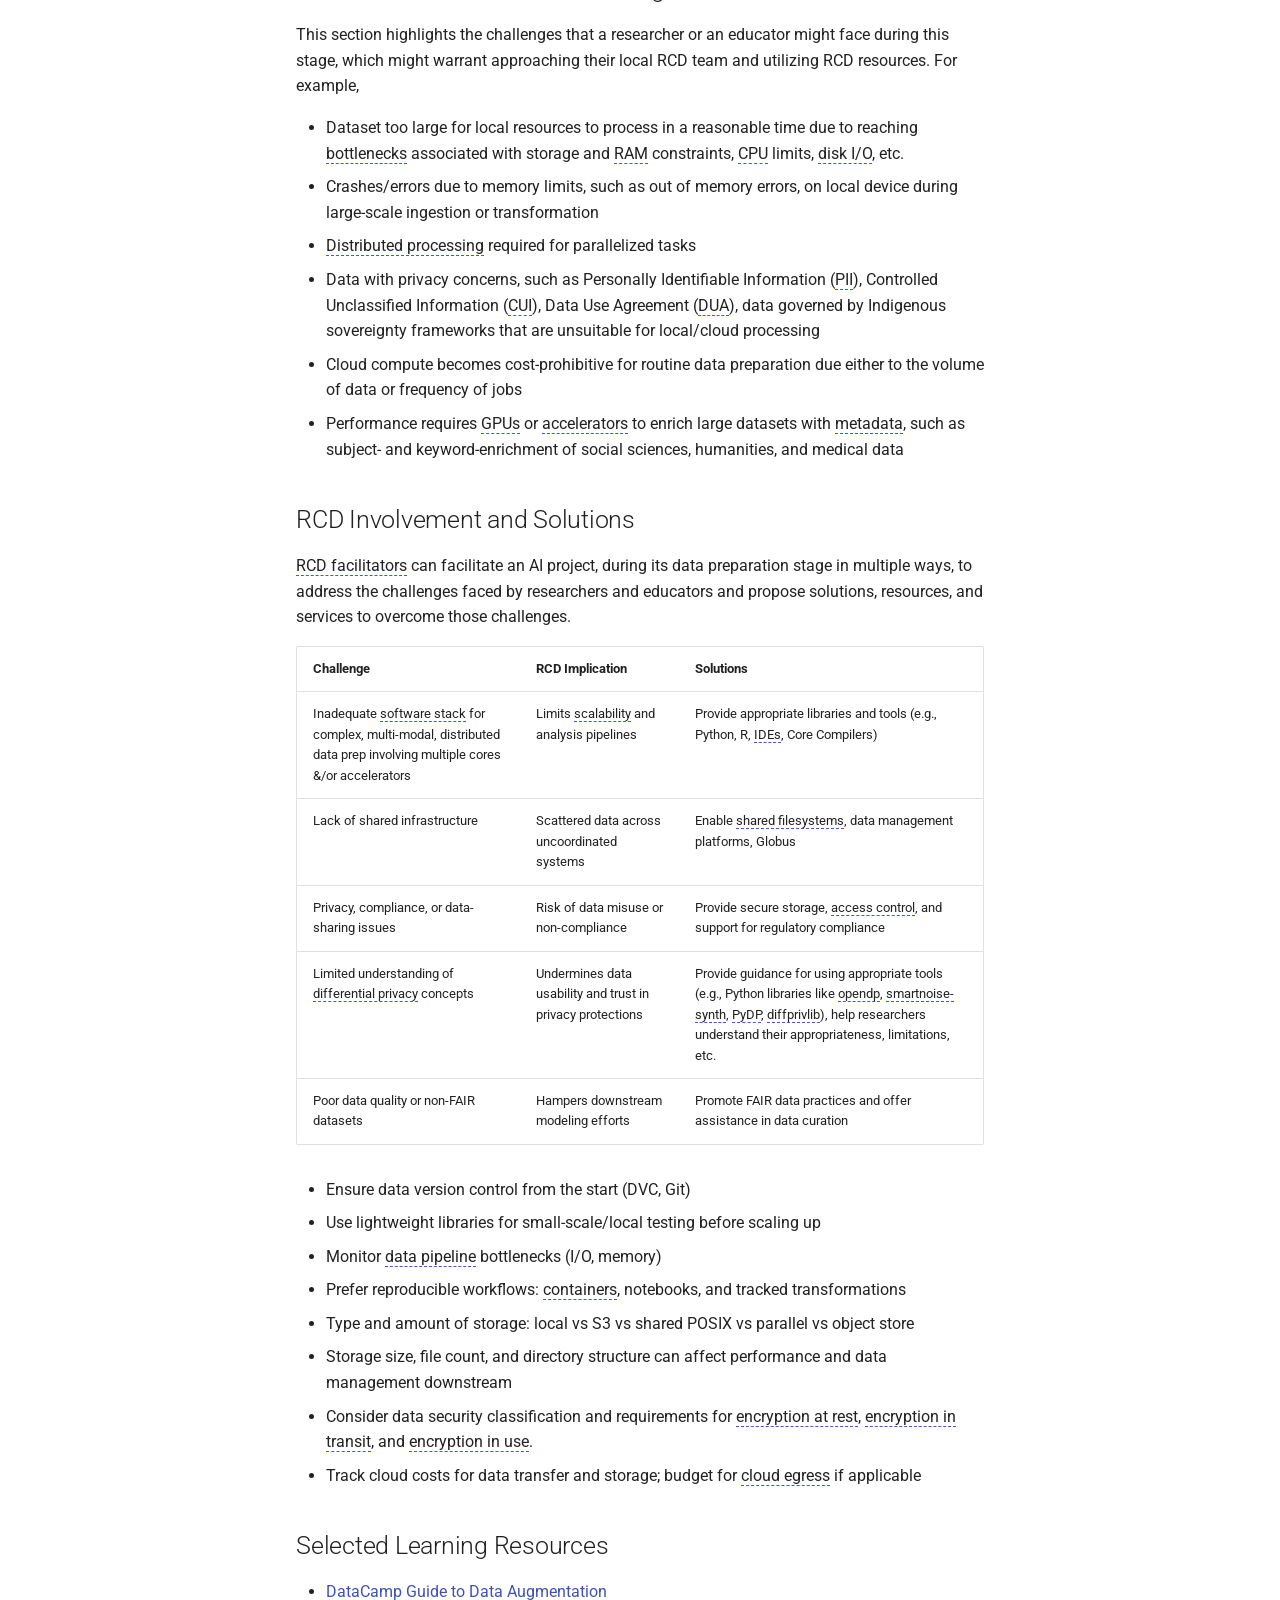
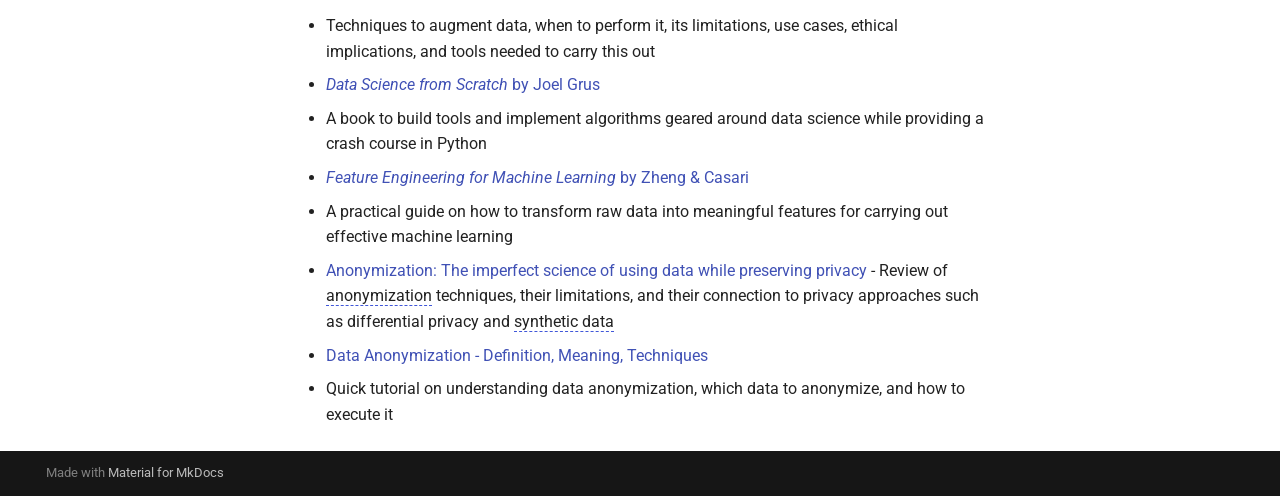
<file: data-preparation/index.html>
<!doctype html>
<html lang="en" class="no-js">
  <head>
    
      <meta charset="utf-8">
      <meta name="viewport" content="width=device-width,initial-scale=1">
      
      
      
      
        <link rel="prev" href="../problem-definition/">
      
      
        <link rel="next" href="../model-selection/">
      
      
        
      
      
      <link rel="icon" href="../assets/images/favicon.png">
      <meta name="generator" content="mkdocs-1.6.1, mkdocs-material-9.7.7">
    
    
      
        <title>Data Preparation - The CaRCC AI Facilitation Handbook - Glossary Test</title>
      
    
    
      <link rel="stylesheet" href="../assets/stylesheets/main.ec1eaa64.min.css">
      
      


    
    
      
    
    
      
        
        
        <link rel="preconnect" href="https://fonts.gstatic.com" crossorigin>
        <link rel="stylesheet" href="https://fonts.googleapis.com/css?family=Roboto:300,300i,400,400i,700,700i%7CRoboto+Mono:400,400i,700,700i&display=fallback">
        <style>:root{--md-text-font:"Roboto";--md-code-font:"Roboto Mono"}</style>
      
    
    
      <link rel="stylesheet" href="../stylesheets/style.css">
    
    <script>__md_scope=new URL("..",location),__md_hash=e=>[...e].reduce(((e,_)=>(e<<5)-e+_.charCodeAt(0)),0),__md_get=(e,_=localStorage,t=__md_scope)=>JSON.parse(_.getItem(t.pathname+"."+e)),__md_set=(e,_,t=localStorage,a=__md_scope)=>{try{t.setItem(a.pathname+"."+e,JSON.stringify(_))}catch(e){}}</script>
    
      

    
    
  </head>
  
  
    <body dir="ltr">
  
    
    <input class="md-toggle" data-md-toggle="drawer" type="checkbox" id="__drawer" autocomplete="off">
    <input class="md-toggle" data-md-toggle="search" type="checkbox" id="__search" autocomplete="off">
    <label class="md-overlay" for="__drawer"></label>
    <div data-md-component="skip">
      
        
        <a href="#data-preparation" class="md-skip">
          Skip to content
        </a>
      
    </div>
    <div data-md-component="announce">
      
    </div>
    
    
      

  

<header class="md-header md-header--shadow" data-md-component="header">
  <nav class="md-header__inner md-grid" aria-label="Header">
    <a href=".." title="The CaRCC AI Facilitation Handbook - Glossary Test" class="md-header__button md-logo" aria-label="The CaRCC AI Facilitation Handbook - Glossary Test" data-md-component="logo">
      
  
  <svg xmlns="http://www.w3.org/2000/svg" viewBox="0 0 24 24"><path d="M12 8a3 3 0 0 0 3-3 3 3 0 0 0-3-3 3 3 0 0 0-3 3 3 3 0 0 0 3 3m0 3.54C9.64 9.35 6.5 8 3 8v11c3.5 0 6.64 1.35 9 3.54 2.36-2.19 5.5-3.54 9-3.54V8c-3.5 0-6.64 1.35-9 3.54"/></svg>

    </a>
    <label class="md-header__button md-icon" for="__drawer">
      
      <svg xmlns="http://www.w3.org/2000/svg" viewBox="0 0 24 24"><path d="M3 6h18v2H3zm0 5h18v2H3zm0 5h18v2H3z"/></svg>
    </label>
    <div class="md-header__title" data-md-component="header-title">
      <div class="md-header__ellipsis">
        <div class="md-header__topic">
          <span class="md-ellipsis">
            The CaRCC AI Facilitation Handbook - Glossary Test
          </span>
        </div>
        <div class="md-header__topic" data-md-component="header-topic">
          <span class="md-ellipsis">
            
              Data Preparation
            
          </span>
        </div>
      </div>
    </div>
    
    
      <script>var palette=__md_get("__palette");if(palette&&palette.color){if("(prefers-color-scheme)"===palette.color.media){var media=matchMedia("(prefers-color-scheme: light)"),input=document.querySelector(media.matches?"[data-md-color-media='(prefers-color-scheme: light)']":"[data-md-color-media='(prefers-color-scheme: dark)']");palette.color.media=input.getAttribute("data-md-color-media"),palette.color.scheme=input.getAttribute("data-md-color-scheme"),palette.color.primary=input.getAttribute("data-md-color-primary"),palette.color.accent=input.getAttribute("data-md-color-accent")}for(var[key,value]of Object.entries(palette.color))document.body.setAttribute("data-md-color-"+key,value)}</script>
    
    
    
      
      
        <label class="md-header__button md-icon" for="__search">
          
          <svg xmlns="http://www.w3.org/2000/svg" viewBox="0 0 24 24"><path d="M9.5 3A6.5 6.5 0 0 1 16 9.5c0 1.61-.59 3.09-1.56 4.23l.27.27h.79l5 5-1.5 1.5-5-5v-.79l-.27-.27A6.52 6.52 0 0 1 9.5 16 6.5 6.5 0 0 1 3 9.5 6.5 6.5 0 0 1 9.5 3m0 2C7 5 5 7 5 9.5S7 14 9.5 14 14 12 14 9.5 12 5 9.5 5"/></svg>
        </label>
        <div class="md-search" data-md-component="search" role="dialog">
  <label class="md-search__overlay" for="__search"></label>
  <div class="md-search__inner" role="search">
    <form class="md-search__form" name="search">
      <input type="text" class="md-search__input" name="query" aria-label="Search" placeholder="Search" autocapitalize="off" autocorrect="off" autocomplete="off" spellcheck="false" data-md-component="search-query" required>
      <label class="md-search__icon md-icon" for="__search">
        
        <svg xmlns="http://www.w3.org/2000/svg" viewBox="0 0 24 24"><path d="M9.5 3A6.5 6.5 0 0 1 16 9.5c0 1.61-.59 3.09-1.56 4.23l.27.27h.79l5 5-1.5 1.5-5-5v-.79l-.27-.27A6.52 6.52 0 0 1 9.5 16 6.5 6.5 0 0 1 3 9.5 6.5 6.5 0 0 1 9.5 3m0 2C7 5 5 7 5 9.5S7 14 9.5 14 14 12 14 9.5 12 5 9.5 5"/></svg>
        
        <svg xmlns="http://www.w3.org/2000/svg" viewBox="0 0 24 24"><path d="M20 11v2H8l5.5 5.5-1.42 1.42L4.16 12l7.92-7.92L13.5 5.5 8 11z"/></svg>
      </label>
      <nav class="md-search__options" aria-label="Search">
        
        <button type="reset" class="md-search__icon md-icon" title="Clear" aria-label="Clear" tabindex="-1">
          
          <svg xmlns="http://www.w3.org/2000/svg" viewBox="0 0 24 24"><path d="M19 6.41 17.59 5 12 10.59 6.41 5 5 6.41 10.59 12 5 17.59 6.41 19 12 13.41 17.59 19 19 17.59 13.41 12z"/></svg>
        </button>
      </nav>
      
    </form>
    <div class="md-search__output">
      <div class="md-search__scrollwrap" tabindex="0" data-md-scrollfix>
        <div class="md-search-result" data-md-component="search-result">
          <div class="md-search-result__meta">
            Initializing search
          </div>
          <ol class="md-search-result__list" role="presentation"></ol>
        </div>
      </div>
    </div>
  </div>
</div>
      
    
    
  </nav>
  
</header>
    
    <div class="md-container" data-md-component="container">
      
      
        
          
        
      
      <main class="md-main" data-md-component="main">
        <div class="md-main__inner md-grid">
          
            
              
              <div class="md-sidebar md-sidebar--primary" data-md-component="sidebar" data-md-type="navigation" >
                <div class="md-sidebar__scrollwrap">
                  <div class="md-sidebar__inner">
                    



<nav class="md-nav md-nav--primary" aria-label="Navigation" data-md-level="0">
  <label class="md-nav__title" for="__drawer">
    <a href=".." title="The CaRCC AI Facilitation Handbook - Glossary Test" class="md-nav__button md-logo" aria-label="The CaRCC AI Facilitation Handbook - Glossary Test" data-md-component="logo">
      
  
  <svg xmlns="http://www.w3.org/2000/svg" viewBox="0 0 24 24"><path d="M12 8a3 3 0 0 0 3-3 3 3 0 0 0-3-3 3 3 0 0 0-3 3 3 3 0 0 0 3 3m0 3.54C9.64 9.35 6.5 8 3 8v11c3.5 0 6.64 1.35 9 3.54 2.36-2.19 5.5-3.54 9-3.54V8c-3.5 0-6.64 1.35-9 3.54"/></svg>

    </a>
    The CaRCC AI Facilitation Handbook - Glossary Test
  </label>
  
  <ul class="md-nav__list" data-md-scrollfix>
    
      
      
  
  
  
  
    <li class="md-nav__item">
      <a href=".." class="md-nav__link">
        
  
  
  <span class="md-ellipsis">
    
  
    Introduction
  

    
  </span>
  
  

      </a>
    </li>
  

    
      
      
  
  
  
  
    <li class="md-nav__item">
      <a href="../problem-definition/" class="md-nav__link">
        
  
  
  <span class="md-ellipsis">
    
  
    Problem Definition & Planning
  

    
  </span>
  
  

      </a>
    </li>
  

    
      
      
  
  
    
  
  
  
    <li class="md-nav__item md-nav__item--active">
      
      <input class="md-nav__toggle md-toggle" type="checkbox" id="__toc">
      
      
        
      
      
        <label class="md-nav__link md-nav__link--active" for="__toc">
          
  
  
  <span class="md-ellipsis">
    
  
    Data Preparation
  

    
  </span>
  
  

          <span class="md-nav__icon md-icon"></span>
        </label>
      
      <a href="./" class="md-nav__link md-nav__link--active">
        
  
  
  <span class="md-ellipsis">
    
  
    Data Preparation
  

    
  </span>
  
  

      </a>
      
        

<nav class="md-nav md-nav--secondary" aria-label="Table of contents">
  
  
  
    
  
  
    <label class="md-nav__title" for="__toc">
      <span class="md-nav__icon md-icon"></span>
      Table of contents
    </label>
    <ul class="md-nav__list" data-md-component="toc" data-md-scrollfix>
      
        <li class="md-nav__item">
  <a href="#definition" class="md-nav__link">
    <span class="md-ellipsis">
      
        Definition
      
    </span>
  </a>
  
</li>
      
        <li class="md-nav__item">
  <a href="#examples-of-specific-tasks" class="md-nav__link">
    <span class="md-ellipsis">
      
        Examples of Specific Tasks
      
    </span>
  </a>
  
</li>
      
        <li class="md-nav__item">
  <a href="#user-tasks-and-tools" class="md-nav__link">
    <span class="md-ellipsis">
      
        User Tasks and Tools
      
    </span>
  </a>
  
</li>
      
        <li class="md-nav__item">
  <a href="#researcher-and-educator-challenges" class="md-nav__link">
    <span class="md-ellipsis">
      
        Researcher and Educator Challenges
      
    </span>
  </a>
  
</li>
      
        <li class="md-nav__item">
  <a href="#rcd-involvement-and-solutions" class="md-nav__link">
    <span class="md-ellipsis">
      
        RCD Involvement and Solutions
      
    </span>
  </a>
  
</li>
      
        <li class="md-nav__item">
  <a href="#selected-learning-resources" class="md-nav__link">
    <span class="md-ellipsis">
      
        Selected Learning Resources
      
    </span>
  </a>
  
</li>
      
    </ul>
  
</nav>
      
    </li>
  

    
      
      
  
  
  
  
    <li class="md-nav__item">
      <a href="../model-selection/" class="md-nav__link">
        
  
  
  <span class="md-ellipsis">
    
  
    Model Selection & Development
  

    
  </span>
  
  

      </a>
    </li>
  

    
      
      
  
  
  
  
    <li class="md-nav__item">
      <a href="../model-training/" class="md-nav__link">
        
  
  
  <span class="md-ellipsis">
    
  
    Model Training & Tuning
  

    
  </span>
  
  

      </a>
    </li>
  

    
      
      
  
  
  
  
    <li class="md-nav__item">
      <a href="../benchmarking/" class="md-nav__link">
        
  
  
  <span class="md-ellipsis">
    
  
    Benchmarking, QC & Optimization
  

    
  </span>
  
  

      </a>
    </li>
  

    
      
      
  
  
  
  
    <li class="md-nav__item">
      <a href="../model-application/" class="md-nav__link">
        
  
  
  <span class="md-ellipsis">
    
  
    Model Application
  

    
  </span>
  
  

      </a>
    </li>
  

    
      
      
  
  
  
  
    <li class="md-nav__item">
      <a href="../results-reporting/" class="md-nav__link">
        
  
  
  <span class="md-ellipsis">
    
  
    Results & Reporting
  

    
  </span>
  
  

      </a>
    </li>
  

    
      
      
  
  
  
  
    <li class="md-nav__item">
      <a href="../cross-cutting/" class="md-nav__link">
        
  
  
  <span class="md-ellipsis">
    
  
    Cross-Cutting Considerations
  

    
  </span>
  
  

      </a>
    </li>
  

    
      
      
  
  
  
  
    <li class="md-nav__item">
      <a href="../tests/" class="md-nav__link">
        
  
  
  <span class="md-ellipsis">
    
  
    Glossary Test Cases
  

    
  </span>
  
  

      </a>
    </li>
  

    
      
      
  
  
  
  
    <li class="md-nav__item">
      <a href="../glossary/" class="md-nav__link">
        
  
  
  <span class="md-ellipsis">
    
  
    Glossary
  

    
  </span>
  
  

      </a>
    </li>
  

    
  </ul>
</nav>
                  </div>
                </div>
              </div>
            
            
              
              <div class="md-sidebar md-sidebar--secondary" data-md-component="sidebar" data-md-type="toc" >
                <div class="md-sidebar__scrollwrap">
                  <div class="md-sidebar__inner">
                    

<nav class="md-nav md-nav--secondary" aria-label="Table of contents">
  
  
  
    
  
  
    <label class="md-nav__title" for="__toc">
      <span class="md-nav__icon md-icon"></span>
      Table of contents
    </label>
    <ul class="md-nav__list" data-md-component="toc" data-md-scrollfix>
      
        <li class="md-nav__item">
  <a href="#definition" class="md-nav__link">
    <span class="md-ellipsis">
      
        Definition
      
    </span>
  </a>
  
</li>
      
        <li class="md-nav__item">
  <a href="#examples-of-specific-tasks" class="md-nav__link">
    <span class="md-ellipsis">
      
        Examples of Specific Tasks
      
    </span>
  </a>
  
</li>
      
        <li class="md-nav__item">
  <a href="#user-tasks-and-tools" class="md-nav__link">
    <span class="md-ellipsis">
      
        User Tasks and Tools
      
    </span>
  </a>
  
</li>
      
        <li class="md-nav__item">
  <a href="#researcher-and-educator-challenges" class="md-nav__link">
    <span class="md-ellipsis">
      
        Researcher and Educator Challenges
      
    </span>
  </a>
  
</li>
      
        <li class="md-nav__item">
  <a href="#rcd-involvement-and-solutions" class="md-nav__link">
    <span class="md-ellipsis">
      
        RCD Involvement and Solutions
      
    </span>
  </a>
  
</li>
      
        <li class="md-nav__item">
  <a href="#selected-learning-resources" class="md-nav__link">
    <span class="md-ellipsis">
      
        Selected Learning Resources
      
    </span>
  </a>
  
</li>
      
    </ul>
  
</nav>
                  </div>
                </div>
              </div>
            
          
          
            <div class="md-content" data-md-component="content">
              
              <article class="md-content__inner md-typeset">
                
                  



<h1 id="data-preparation">Data Preparation</h1>
<h2 id="definition">Definition</h2>
<p><a class="glossary-link" href="../glossary/#data-preparation"><abbr title="The process of acquiring, cleaning, transforming, exploring, and curating raw data for analysis or machine learning.">Data preparation</abbr></a> for an AI/ML-based workflow involves acquiring, cleaning,
transforming, exploring, and curating <a class="glossary-link" href="../glossary/#raw-data"><abbr title="Data in its original or minimally processed form, before cleaning, transformation, labeling, or restructuring.">raw data</abbr></a> to make it suitable for further
processing and analysis. This includes gathering an understanding of how it was
created, how it was collected, identifying its type (numerical, categorical,
time series, mixed), why it is needed, what it signifies, its statistical
summary, what are its <a class="glossary-link" href="../glossary/#edge-case"><abbr title="An unusual, extreme, or boundary situation that may expose weaknesses in a data-processing or analysis workflow.">edge cases</abbr></a>, and what type of problem needs to be addressed
with it. This stage is essentially an extension of the Problem Definition and
RCD Resource Planning phase.</p>
<h2 id="examples-of-specific-tasks">Examples of Specific Tasks</h2>
<ul>
<li>Cleaning and curating raw global record of 4.3 billion tweets spanning time,
  geography, and language (geotweets) using <a class="glossary-link" href="../glossary/#jupyter-notebook"><abbr title="An interactive document that combines executable code, outputs, visualizations, and explanatory text.">Jupyter notebook</abbr></a> for sentiment
  analysis with natural language processing (<a class="glossary-link" href="../glossary/#nlp"><abbr title="Natural language processing (NLP) refers to methods for analyzing and processing human language in text or speech data.">NLP</abbr></a>) models, such as <a class="glossary-link" href="../glossary/#bert"><abbr title="BERT (Bidirectional Encoder Representations from Transformers) is a transformer-based language model architecture that can be adapted for tasks such as text classification and sentiment analysis.">BERT</abbr></a>.</li>
<li>Converting raw sequencing data into a table of gene-level counts (or a count
  matrix), with rows representing genes and columns corresponding to samples,
  using <a class="glossary-link" href="../glossary/#hpc"><abbr title="High-performance computing (HPC) refers to computing infrastructure designed to process large or complex workloads using powerful systems, parallelism, and specialized resources.">HPC</abbr></a> batch resources.</li>
<li>Extracting and cleaning <a class="glossary-link" href="../glossary/#slurm"><abbr title="A workload manager and job scheduler commonly used on HPC clusters to allocate resources and run batch jobs.">Slurm</abbr></a> data using Jupyter notebook for predicting job
  wait times for an HPC cluster running a Slurm scheduler.</li>
<li>Introducing a <a class="glossary-link" href="../glossary/#labeling-scheme"><abbr title="A defined system for assigning labels or categories to observations, often for supervised machine learning.">labeling scheme</abbr></a> for behavioral sensor data and parallelizing the
  <a class="glossary-link" href="../glossary/#annotation"><abbr title="The process of adding labels, categories, metadata, or other descriptive information to data.">annotation</abbr></a> workflow for downstream machine learning using Jupyter notebook,
  <a class="glossary-link" href="../glossary/#label-studio"><abbr title="A tool for creating and managing labeled datasets for machine-learning projects.">Label Studio</abbr></a>, or <a class="glossary-link" href="../glossary/#apache-spark"><abbr title="A distributed computing framework used to process large datasets across multiple machines or cores.">Apache Spark</abbr></a>.</li>
<li>Evaluating cost model associated with data preparation and downstream storage
  requirements while utilizing on-prem vs cloud computing vs local device
  resources.</li>
</ul>
<h2 id="user-tasks-and-tools">User Tasks and Tools</h2>
<table>
<thead>
<tr>
<th>Task Area</th>
<th>Description</th>
<th>Tools/Resources</th>
</tr>
</thead>
<tbody>
<tr>
<td><strong><a class="glossary-link" href="../glossary/#data-cleaning"><abbr title="Identifying and correcting problems such as duplicates, missing values, outliers, formatting issues, and errors.">Data Cleaning</abbr></a></strong></td>
<td>Remove <a class="glossary-link" href="../glossary/#duplicate"><abbr title="Two or more records that represent the same observation or entity.">duplicates</abbr></a>, handle <a class="glossary-link" href="../glossary/#outlier"><abbr title="An observation that differs substantially from the other observations in a dataset. [...]">outliers</abbr></a>, <a class="glossary-link" href="../glossary/#missing-value"><abbr title="A data field for which no value was recorded, collected, or retained.">missing values</abbr></a>, <a class="glossary-link" href="../glossary/#formatting-issue"><abbr title="An inconsistency in how data is represented, such as different date formats, inconsistent capitalization, or incompatible units.">formatting issues</abbr></a>, errors</td>
<td><a class="glossary-link" href="../glossary/#openrefine"><abbr title="An interactive tool for cleaning, transforming, and reconciling messy tabular data.">OpenRefine</abbr></a>, <a class="glossary-link" href="../glossary/#pandas"><abbr title="A Python library for manipulating and analyzing tabular and time-series data.">Pandas</abbr></a>, <a class="glossary-link" href="../glossary/#tidyverse"><abbr title="A collection of R packages designed for data import, cleaning, transformation, visualization, and analysis.">Tidyverse</abbr></a>, <a class="glossary-link" href="../glossary/#scikit-learn"><abbr title="A Python library providing tools for data preprocessing, feature engineering, modeling, and evaluation.">Scikit-learn</abbr></a>, Jupyter</td>
</tr>
<tr>
<td><strong><a class="glossary-link" href="../glossary/#quality-assurance"><abbr title="Quality assurance (QA) involves activities used to check and improve data quality, including testing for completeness, consistency, bias, errors, and outliers.">Quality Assurance</abbr></a></strong></td>
<td>Ensure <a class="glossary-link" href="../glossary/#data-quality"><abbr title="The degree to which data is relevant, accurate, complete, consistent, reliable, valid, and usable for its intended purpose.">data quality</abbr></a>, remove <a class="glossary-link" href="../glossary/#bias"><abbr title="Systematic distortion or error in data, methods, or model results that can affect accuracy or produce unfair outcomes. [...]">bias</abbr></a>, check for <a class="glossary-link" href="../glossary/#completeness"><abbr title="The extent to which required records, fields, or observations are present.">completeness</abbr></a>, <a class="glossary-link" href="../glossary/#consistency"><abbr title="The extent to which data follows the same definitions, formats, units, and rules throughout a dataset.">consistency</abbr></a>, &amp; outliers</td>
<td>Custom scripts (Python/R), <a class="glossary-link" href="../glossary/#dvc"><abbr title="[Data Version Control](https://dvc.org/) (DVC) is an open-source software tool for tracking datasets, data transformations, and machine learning artifacts alongside code.">DVC</abbr></a> (<a class="glossary-link" href="../glossary/#data-version-control"><abbr title="The practice of tracking and managing changes to datasets over time so that specific versions can be identified, compared, and restored.">Data Version Control</abbr></a>), <a class="glossary-link" href="../glossary/#fair-principles"><abbr title="Guiding principles for making research outputs, including data and related metadata, Findable, Accessible, Interoperable, and Reusable. [...]">FAIR principles</abbr></a></td>
</tr>
<tr>
<td><strong>Privacy</strong></td>
<td>Remove, mask, or swap <a class="glossary-link" href="../glossary/#identifier"><abbr title="A field or value that identifies a person, organization, record, or other entity.">identifiers</abbr></a>, aggregate sensitive fields, document methods to support transparency and privacy compliance</td>
<td>OpenRefine, R (sdcMicro, anonymizer, custom scripts with tidyverse), Python (<a class="glossary-link" href="../glossary/#faker"><abbr title="A software library for generating realistic-looking but artificial data, often for testing or development.">Faker</abbr></a>, custom scripts with pandas), <a class="glossary-link" href="../glossary/#arx"><abbr title="A software tool for anonymizing and analyzing the privacy risks of structured datasets.">ARX</abbr></a></td>
</tr>
<tr>
<td><strong>Transformation</strong></td>
<td>Normalize, apply <a class="glossary-link" href="../glossary/#feature-scaling"><abbr title="Adjusting numerical values to a common range or distribution, such as by standardization or min–max scaling.">feature scaling</abbr></a>, augment (audio, image, video), index data, <a class="glossary-link" href="../glossary/#text-tokenization"><abbr title="Splitting text into smaller units—such as words, subwords, or characters—for processing by language models or other NLP systems.">text tokenization</abbr></a>, optimize storage &amp; query performance</td>
<td>Scikit-learn, Pandas, <a class="glossary-link" href="../glossary/#spacy"><abbr title="A Python library for natural-language processing.">spaCy</abbr></a>, R (dplyr, stringr, spaCy, tidytext), <a class="glossary-link" href="../glossary/#hadoop"><abbr title="A collection of technologies for distributed storage and processing of large datasets.">Hadoop</abbr></a>/Spark</td>
</tr>
<tr>
<td><strong><a class="glossary-link" href="../glossary/#exploratory-data-analysis"><abbr title="Exploratory data analysis (EDA) involves examining and visualizing data to understand distributions, patterns, relationships, anomalies, and potential problems before formal modeling.">Exploratory Data Analysis</abbr></a></strong></td>
<td>Visualize distributions, spot anomalies, patterns, and <a class="glossary-link" href="../glossary/#correlation"><abbr title="A statistical relationship indicating how two variables tend to change in relation to one another. [...]">correlations</abbr></a></td>
<td><a class="glossary-link" href="../glossary/#matplotlib"><abbr title="A Python library for creating static and interactive visualizations to examine data distributions, patterns, and relationships.">Matplotlib</abbr></a>, <a class="glossary-link" href="../glossary/#seaborn"><abbr title="A Python library built on Matplotlib that simplifies statistical visualizations, including comparisons between variables, distributions, and correlations.">Seaborn</abbr></a>, <a class="glossary-link" href="../glossary/#plotly"><abbr title="A visualization library available for both R and Python that creates interactive charts. [...]">Plotly</abbr></a>, <a class="glossary-link" href="../glossary/#bokeh"><abbr title="A Python library for creating interactive, browser-based visualizations that allow researchers to explore datasets and examine patterns and relationships.">Bokeh</abbr></a>, Excel, R (dplyr, ggplot2)</td>
</tr>
<tr>
<td><strong><a class="glossary-link" href="../glossary/#feature-engineering"><abbr title="Creating, selecting, encoding, transforming, or reducing input variables so they are more useful for machine learning and can be used in a model.">Feature Engineering</abbr></a></strong></td>
<td>Create/select/dimension reduce/encode/transform <a class="glossary-link" href="../glossary/#feature"><abbr title="An input variable, attribute, or measurable property used by a machine learning model.">features</abbr></a>, address <a class="glossary-link" href="../glossary/#multicollinearity"><abbr title="A situation in which two or more features are strongly related to one another, potentially complicating model interpretation or estimation.">multicollinearity</abbr></a></td>
<td>FeatureTools, Scikit-learn, Pandas, R (tidyverse, tidymodels, data.table)</td>
</tr>
<tr>
<td><strong><a class="glossary-link" href="../glossary/#reproducibility"><abbr title="The ability to recreate computational research results by repeating a documented workflow with the same data or inputs. [...]">Reproducibility</abbr></a> &amp; Versioning</strong></td>
<td>Track <a class="glossary-link" href="../glossary/#data-transformation"><abbr title="Changing the structure, representation, scale, or content of data so that it can be analyzed or processed more effectively.">data transformations</abbr></a> and versions, ensure transparency</td>
<td>DVC, <a class="glossary-link" href="../glossary/#git"><abbr title="A distributed version-control system commonly used to track changes to code, documentation, and configuration files.">git</abbr></a></td>
</tr>
</tbody>
</table>
<h2 id="researcher-and-educator-challenges">Researcher and Educator Challenges</h2>
<p>This section highlights the challenges that a researcher or an educator might
face during this stage, which might warrant approaching their local RCD team and
utilizing RCD resources. For example,</p>
<ul>
<li>Dataset too large for local resources to process in a reasonable time due to
  reaching <a class="glossary-link" href="../glossary/#bottleneck"><abbr title="A component or step that limits the overall speed, scale, or performance of a workflow.">bottlenecks</abbr></a> associated with storage and <a class="glossary-link" href="../glossary/#ram"><abbr title="Random-access memory (RAM) holds data and programs while they are actively being processed.">RAM</abbr></a> constraints, <a class="glossary-link" href="../glossary/#cpu"><abbr title="A central processing unit (CPU) is the general-purpose processor used to execute program instructions.">CPU</abbr></a> limits,
  <a class="glossary-link" href="../glossary/#disk-io"><abbr title="Input and output operations involving storage devices. [...]">disk I/O</abbr></a>, etc.</li>
<li>Crashes/errors due to memory limits, such as out of memory errors, on local
  device during large-scale ingestion or transformation</li>
<li><a class="glossary-link" href="../glossary/#distributed-processing"><abbr title="Splitting a computation across multiple computers, processes, or nodes so that tasks can run concurrently.">Distributed processing</abbr></a> required for parallelized tasks</li>
<li>Data with privacy concerns, such as Personally Identifiable Information (<a class="glossary-link" href="../glossary/#pii"><abbr title="Personally identifiable information (PII) is information that can identify a person directly or in combination with other data. [...]">PII</abbr></a>),
  Controlled Unclassified Information (<a class="glossary-link" href="../glossary/#cui"><abbr title="Controlled unclassified information (CUI) is U.S. [...]">CUI</abbr></a>), Data Use Agreement (<a class="glossary-link" href="../glossary/#dua"><abbr title="A data use agreement (DUA) specifies how shared data may be accessed, used, stored, protected, and disclosed. [...]">DUA</abbr></a>), data
  governed by Indigenous sovereignty frameworks that are unsuitable for
  local/cloud processing</li>
<li>Cloud compute becomes cost-prohibitive for routine data preparation due either
  to the volume of data or frequency of jobs</li>
<li>Performance requires <a class="glossary-link" href="../glossary/#gpu"><abbr title="A graphics processing unit (GPU) is a processor capable of performing many operations in parallel and is often used for machine learning workloads.">GPUs</abbr></a> or <a class="glossary-link" href="../glossary/#accelerator"><abbr title="Specialized hardware, such as a GPU or other device, designed to speed up particular computations.">accelerators</abbr></a> to enrich large datasets with
  <a class="glossary-link" href="../glossary/#metadata"><abbr title="Information that describes data, such as its origin, format, contents, collection conditions, ownership, or processing history.">metadata</abbr></a>, such as subject- and keyword-enrichment of social sciences,
  humanities, and medical data</li>
</ul>
<h2 id="rcd-involvement-and-solutions">RCD Involvement and Solutions</h2>
<p><a class="glossary-link" href="../glossary/#rcd-facilitator"><abbr title="A Research Computing and Data (RCD) facilitator works with researchers to turn research goals into workable technical plans and to connect them with appropriate resources, expertise, and institutional processes. [...]">RCD facilitators</abbr></a> can facilitate an AI project, during its data preparation stage
in multiple ways, to address the challenges faced by researchers and educators
and propose solutions, resources, and services to overcome those challenges.</p>
<table>
<thead>
<tr>
<th>Challenge</th>
<th>RCD Implication</th>
<th>Solutions</th>
</tr>
</thead>
<tbody>
<tr>
<td>Inadequate <a class="glossary-link" href="../glossary/#software-stack"><abbr title="The collection of programming languages, libraries, applications, operating-system components, and infrastructure used to perform a workflow.">software stack</abbr></a> for complex, multi-modal, distributed data prep involving multiple cores &amp;/or accelerators</td>
<td>Limits <a class="glossary-link" href="../glossary/#scalability"><abbr title="The ability of a computing system or workflow to handle growing workloads while maintaining acceptable performance. [...]">scalability</abbr></a> and analysis pipelines</td>
<td>Provide appropriate libraries and tools (e.g., Python, R, <a class="glossary-link" href="../glossary/#ide"><abbr title="An integrated development environment (IDE) combines tools for writing, running, debugging, and managing code.">IDEs</abbr></a>, Core Compilers)</td>
</tr>
<tr>
<td>Lack of shared infrastructure</td>
<td>Scattered data across uncoordinated systems</td>
<td>Enable <a class="glossary-link" href="../glossary/#shared-filesystem"><abbr title="A storage system that allows multiple users, computers, or compute nodes to access the same files.">shared filesystems</abbr></a>, data management platforms, Globus</td>
</tr>
<tr>
<td>Privacy, compliance, or data-sharing issues</td>
<td>Risk of data misuse or non-compliance</td>
<td>Provide secure storage, <a class="glossary-link" href="../glossary/#access-control"><abbr title="Policies, technologies, and procedures that determine who or what may access resources, under which conditions, and what actions are permitted. [...]">access control</abbr></a>, and support for regulatory compliance</td>
</tr>
<tr>
<td>Limited understanding of <a class="glossary-link" href="../glossary/#differential-privacy"><abbr title="A formal privacy approach that limits how much the presence or absence of an individual record can affect released results.">differential privacy</abbr></a> concepts</td>
<td>Undermines data usability and trust in privacy protections</td>
<td>Provide guidance for using appropriate tools (e.g., Python libraries like <a class="glossary-link" href="../glossary/#opendp"><abbr title="A software library available for R and Python that supports implementing differential privacy in statistical analyses. [...]">opendp</abbr></a>, <a class="glossary-link" href="../glossary/#smartnoise-synth"><abbr title="A Python library for generating synthetic tabular datasets using differential privacy. [...]">smartnoise-synth</abbr></a>, <a class="glossary-link" href="../glossary/#pydp"><abbr title="A Python library that supports implementing differential privacy in statistical calculations, including counts, sums, and averages. [...]">PyDP</abbr></a>, <a class="glossary-link" href="../glossary/#diffprivlib"><abbr title="An open-source Python library developed by IBM Research that supports implementing differential privacy in data analysis and machine learning. [...]">diffprivlib</abbr></a>), help researchers understand their appropriateness, limitations, etc.</td>
</tr>
<tr>
<td>Poor data quality or non-FAIR datasets</td>
<td>Hampers downstream modeling efforts</td>
<td>Promote FAIR data practices and offer assistance in data curation</td>
</tr>
</tbody>
</table>
<ul>
<li>Ensure data version control from the start (DVC, Git)</li>
<li>Use lightweight libraries for small-scale/local testing before scaling up</li>
<li>Monitor <a class="glossary-link" href="../glossary/#data-pipeline"><abbr title="A sequence of automated or semi-automated steps that moves and transforms data from its source to its destination or analysis-ready form.">data pipeline</abbr></a> bottlenecks (I/O, memory)</li>
<li>Prefer reproducible workflows: <a class="glossary-link" href="../glossary/#container"><abbr title="A portable, packaged software environment containing code, dependencies, and configuration needed to run an application or workflow consistently across computing systems. [...]">containers</abbr></a>, notebooks, and tracked
  transformations</li>
<li>Type and amount of storage: local vs S3 vs shared POSIX vs parallel vs object
  store</li>
<li>Storage size, file count, and directory structure can affect performance and
  data management downstream</li>
<li>Consider data security classification and requirements for <a class="glossary-link" href="../glossary/#encryption-at-rest"><abbr title="Protecting stored data through encryption.">encryption at rest</abbr></a>, <a class="glossary-link" href="../glossary/#encryption-in-transit"><abbr title="Protecting data while it moves between systems or locations.">encryption in transit</abbr></a>, and <a class="glossary-link" href="../glossary/#encryption-in-use"><abbr title="Protecting data while it is being processed or actively used.">encryption in use</abbr></a>.</li>
<li>Track cloud costs for data transfer and storage; budget for <a class="glossary-link" href="../glossary/#cloud-egress"><abbr title="Data transferred out of a cloud provider’s infrastructure, often subject to usage charges.">cloud egress</abbr></a> if
  applicable</li>
</ul>
<h2 id="selected-learning-resources">Selected Learning Resources</h2>
<ul>
<li><a href="https://www.datacamp.com/tutorial/complete-guide-data-augmentation">DataCamp Guide to Data
  Augmentation</a></li>
<li>Techniques to augment data, when to perform it, its limitations, use cases,
    ethical implications, and tools needed to carry this out</li>
<li><a href="https://jcer.in/jcer-docs/E-Learning/Digital%20Library%20/E-Books/Data%20Science%20from%20Scratch%20by%20Joel%20Grus.pdf"><em>Data Science from Scratch</em> by Joel
  Grus</a></li>
<li>A book to build tools and implement algorithms geared around data science
    while providing a crash course in Python</li>
<li><a href="https://cdn.bookey.app/files/pdf/book/en/feature-engineering-for-machine-learning.pdf"><em>Feature Engineering for Machine Learning</em> by Zheng &amp;
  Casari</a></li>
<li>A practical guide on how to transform raw data into meaningful features for
    carrying out effective machine learning</li>
<li><a href="https://doi.org/10.1126/sciadv.adn7053">Anonymization: The imperfect science of using data while preserving
  privacy</a> - Review of <a class="glossary-link" href="../glossary/#anonymization"><abbr title="Processing data so that individuals cannot reasonably be identified, subject to the limitations of the technique and available external information.">anonymization</abbr></a>
  techniques, their limitations, and their connection to privacy approaches such
  as differential privacy and <a class="glossary-link" href="../glossary/#synthetic-data"><abbr title="Artificially generated data designed to resemble some properties of real data without directly reproducing the original records.">synthetic data</abbr></a></li>
<li><a href="https://www.geeksforgeeks.org/data-analysis/what-is-data-anonymization/">Data Anonymization - Definition, Meaning,
  Techniques</a></li>
<li>Quick tutorial on understanding data anonymization, which data to anonymize,
    and how to execute it</li>
</ul>
<!--
Generated: Oct 23, 2026

Glossary behavior for terms listed in this file:
Terms are matched wherever they appear in the handbook.
By default, only the first occurrence of each glossary entry on a page is highlighted.
Terms are not highlighted in headings, table header cells, existing links, reference footnotes, or on the full glossary page.

Definitions appear as tooltips on hover on desktop.
Format: *[term]: definition
Case variants each need their own line.
Plural variants each need their own line.

The tooltip definition must match the beginning of the full definition in glossary.md.
Do not manually edit this file.
-->












                
              </article>
            </div>
          
          
<script>var target=document.getElementById(location.hash.slice(1));target&&target.name&&(target.checked=target.name.startsWith("__tabbed_"))</script>
        </div>
        
      </main>
      
        <footer class="md-footer">
  
  <div class="md-footer-meta md-typeset">
    <div class="md-footer-meta__inner md-grid">
      <div class="md-copyright">
  
  
    Made with
    <a href="https://squidfunk.github.io/mkdocs-material/" target="_blank" rel="noopener">
      Material for MkDocs
    </a>
  
</div>
      
    </div>
  </div>
</footer>
      
    </div>
    <div class="md-dialog" data-md-component="dialog">
      <div class="md-dialog__inner md-typeset"></div>
    </div>
    
    
    
      
      
      <script id="__config" type="application/json">{"annotate": null, "base": "..", "features": ["content.tooltips"], "search": "../assets/javascripts/workers/search.2c215733.min.js", "tags": null, "translations": {"clipboard.copied": "Copied to clipboard", "clipboard.copy": "Copy to clipboard", "search.result.more.one": "1 more on this page", "search.result.more.other": "# more on this page", "search.result.none": "No matching documents", "search.result.one": "1 matching document", "search.result.other": "# matching documents", "search.result.placeholder": "Type to start searching", "search.result.term.missing": "Missing", "select.version": "Select version"}, "version": null}</script>
    
    
      <script src="../assets/javascripts/bundle.d7400e89.min.js"></script>
      
        <script src="../javascripts/glossary_tooltips.js"></script>
      
    
  </body>
</html>
</file>
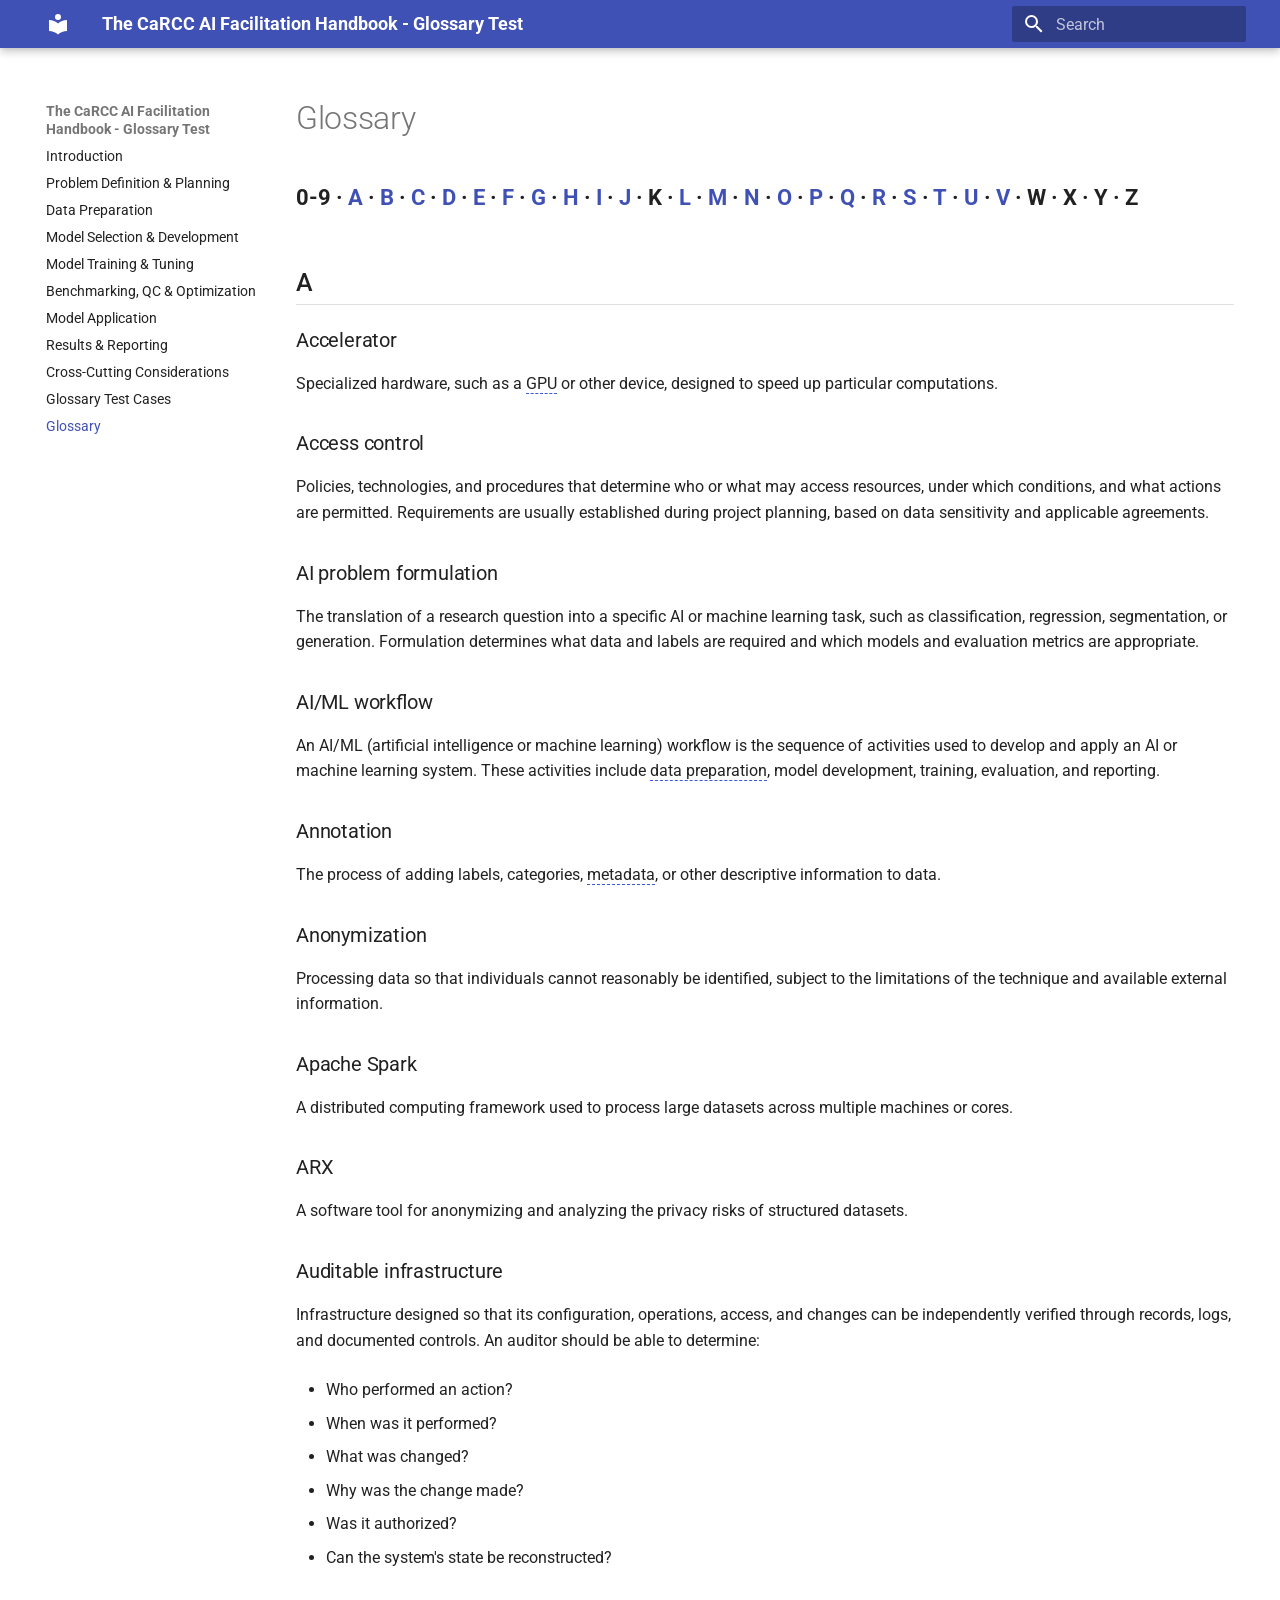
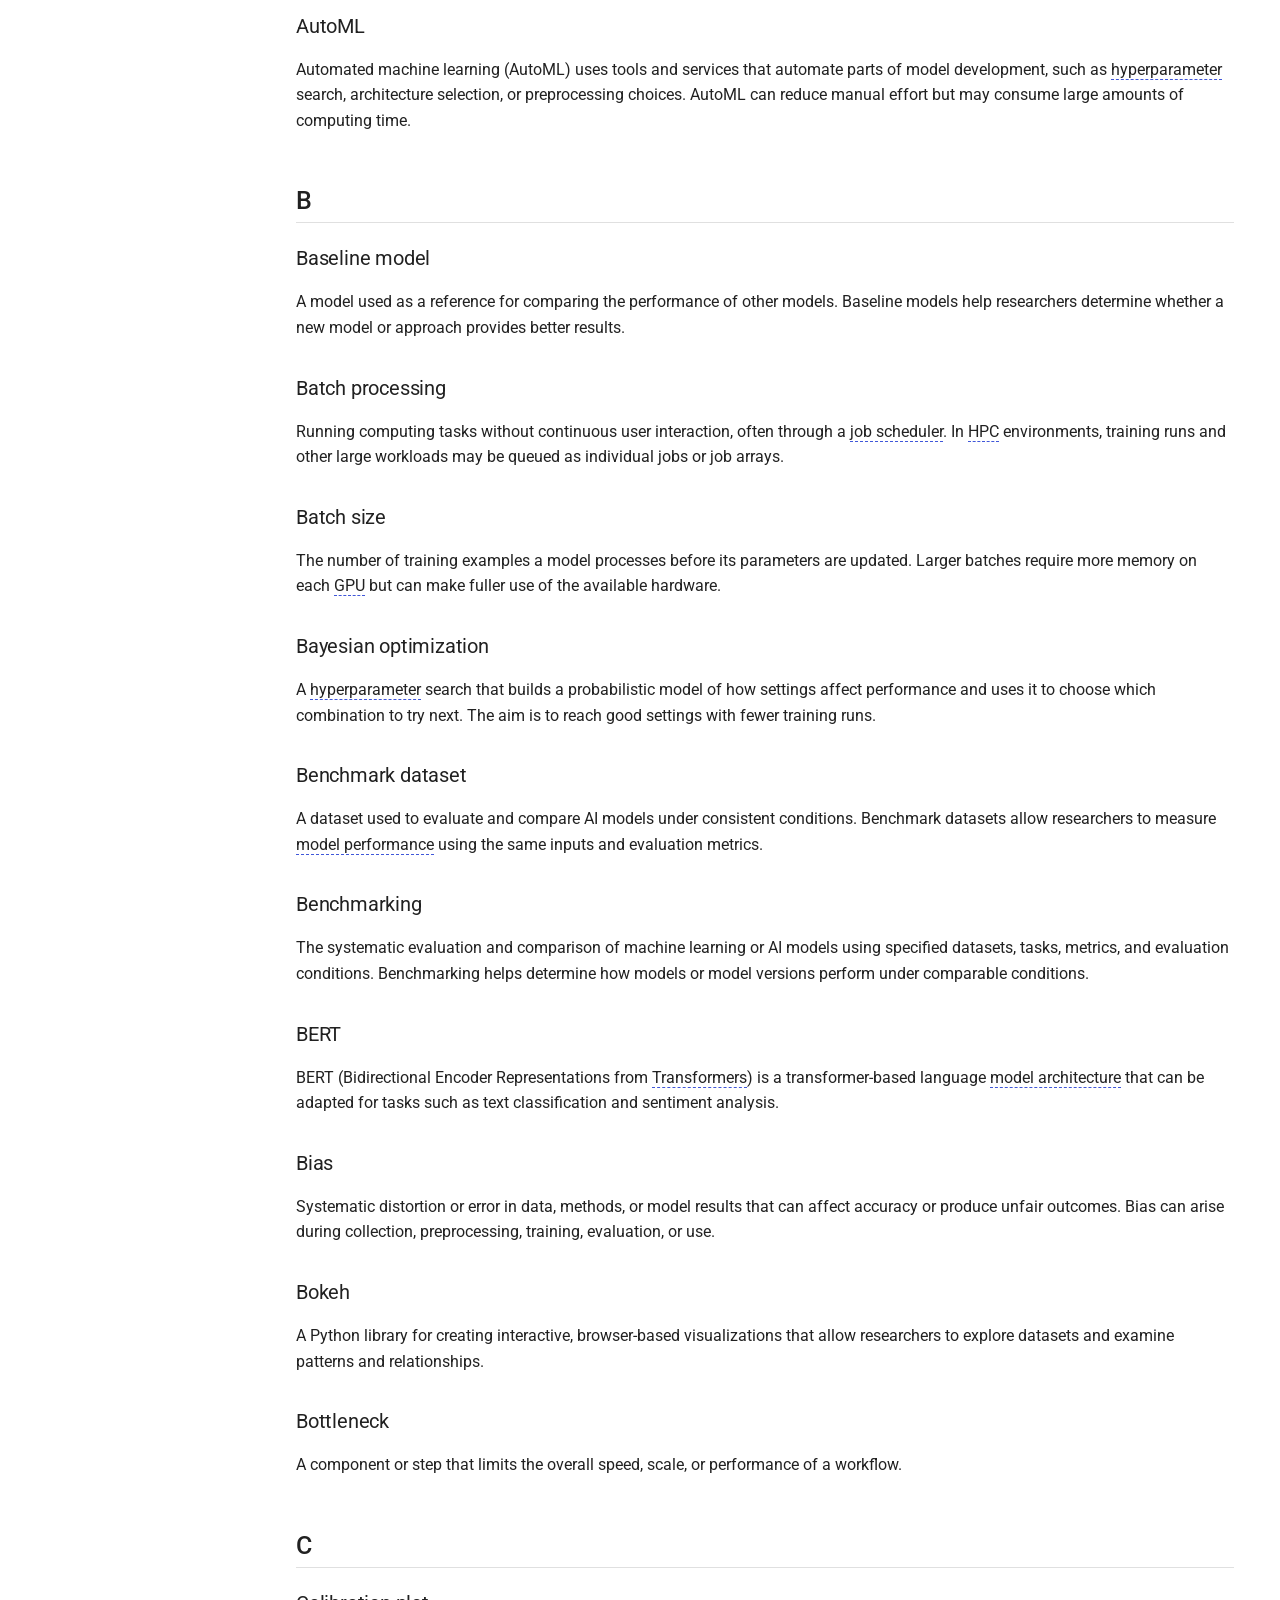
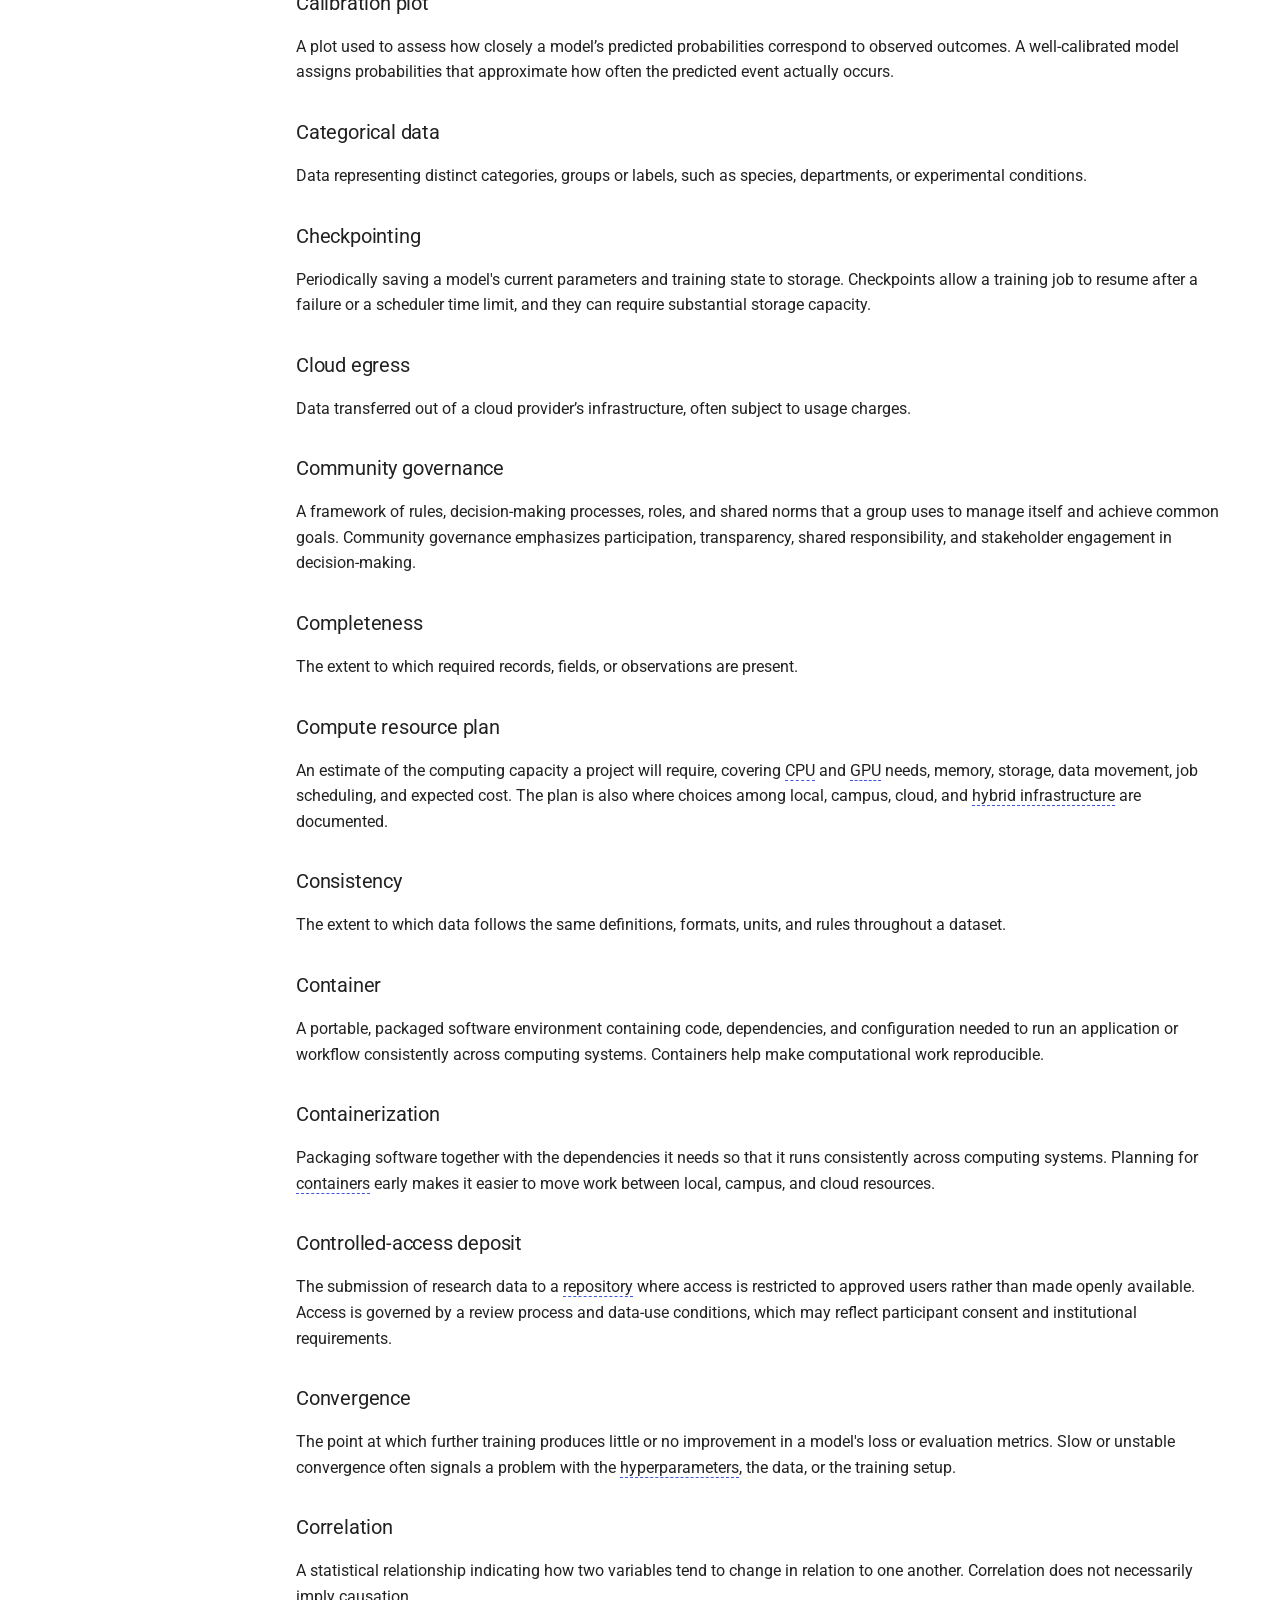
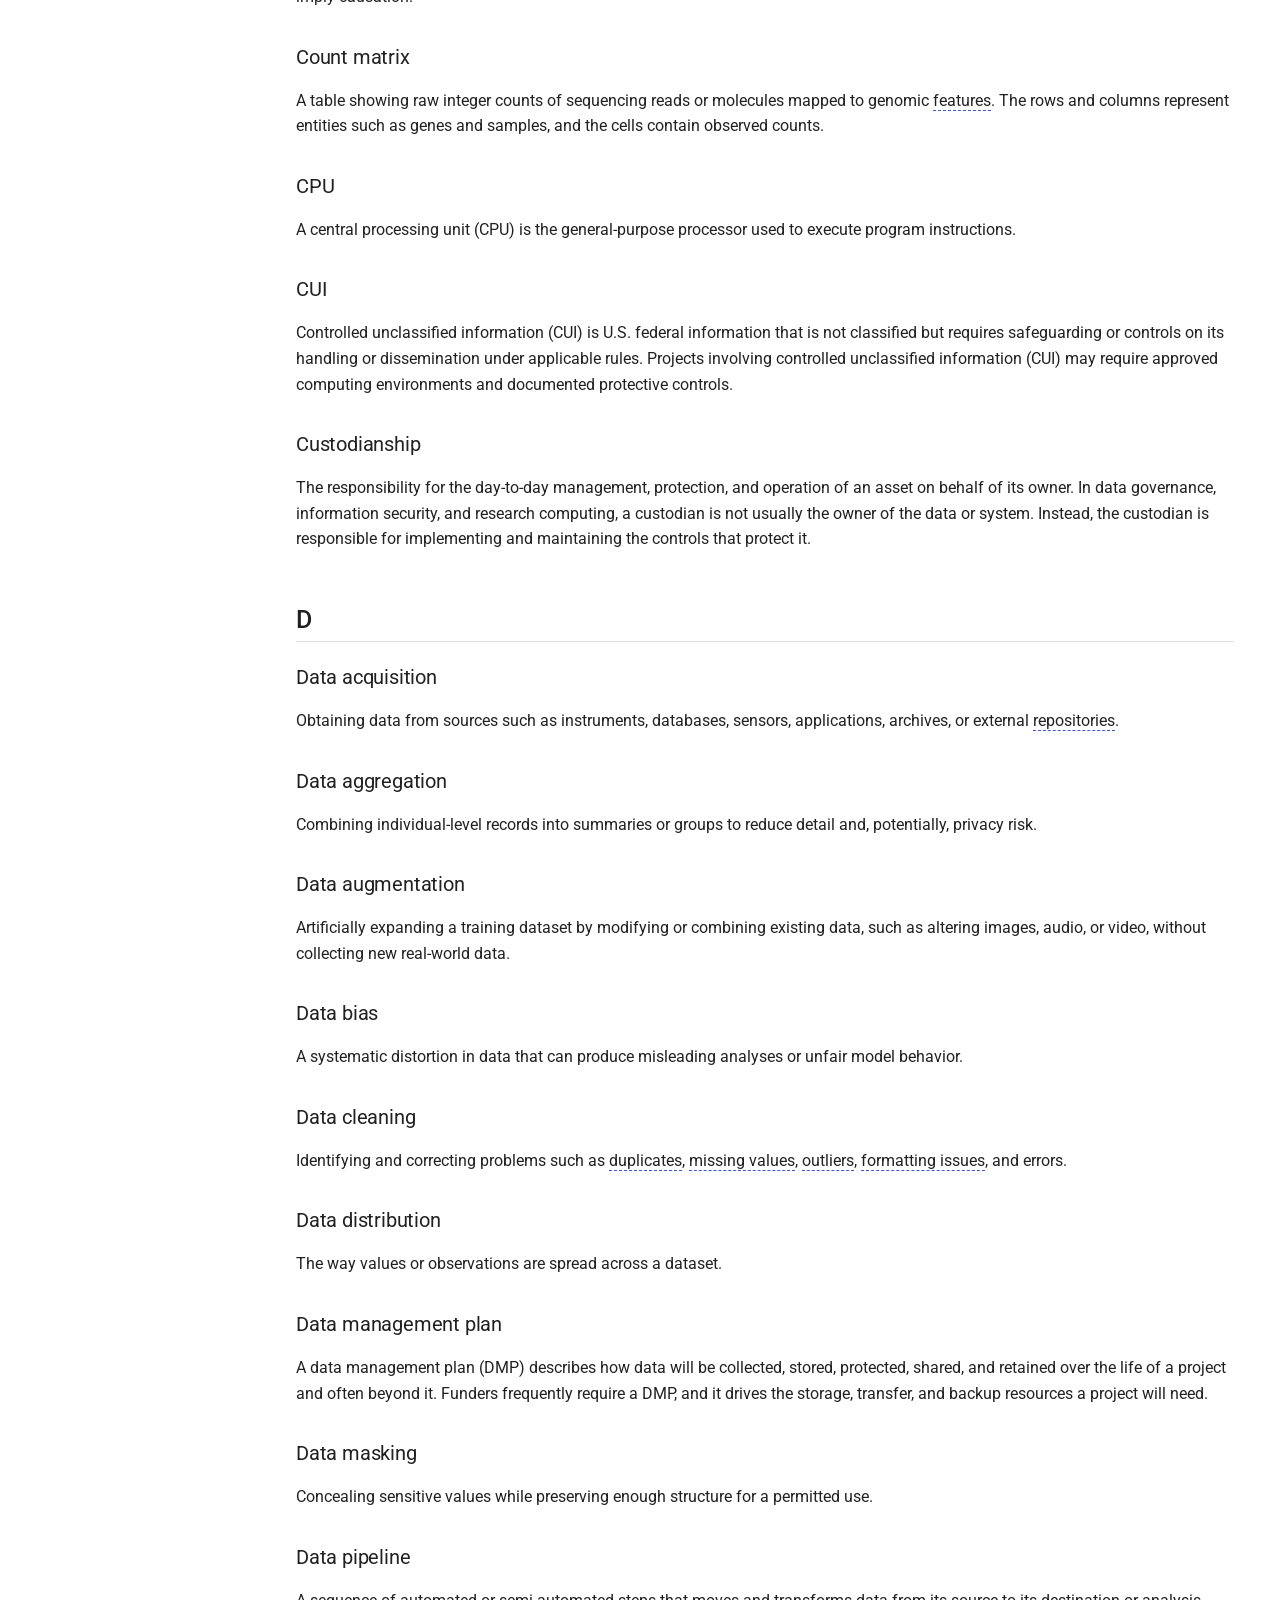
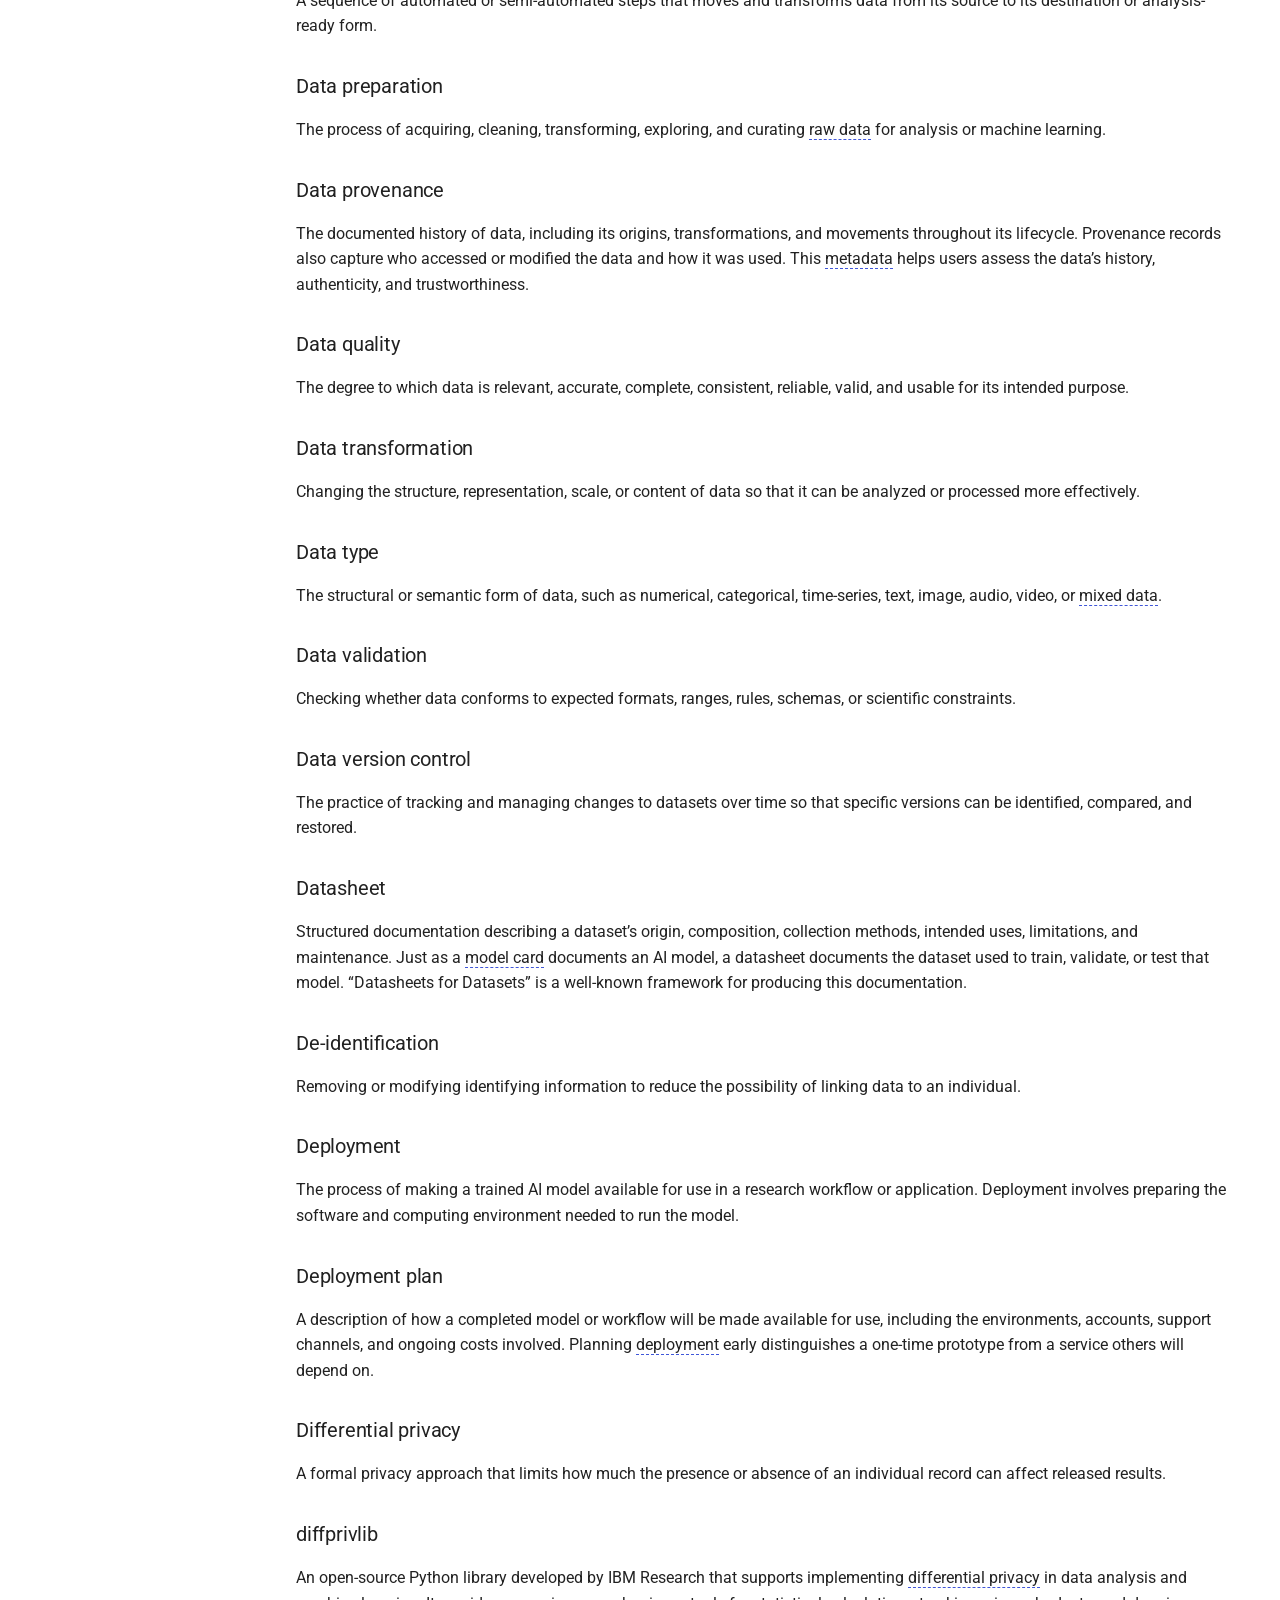
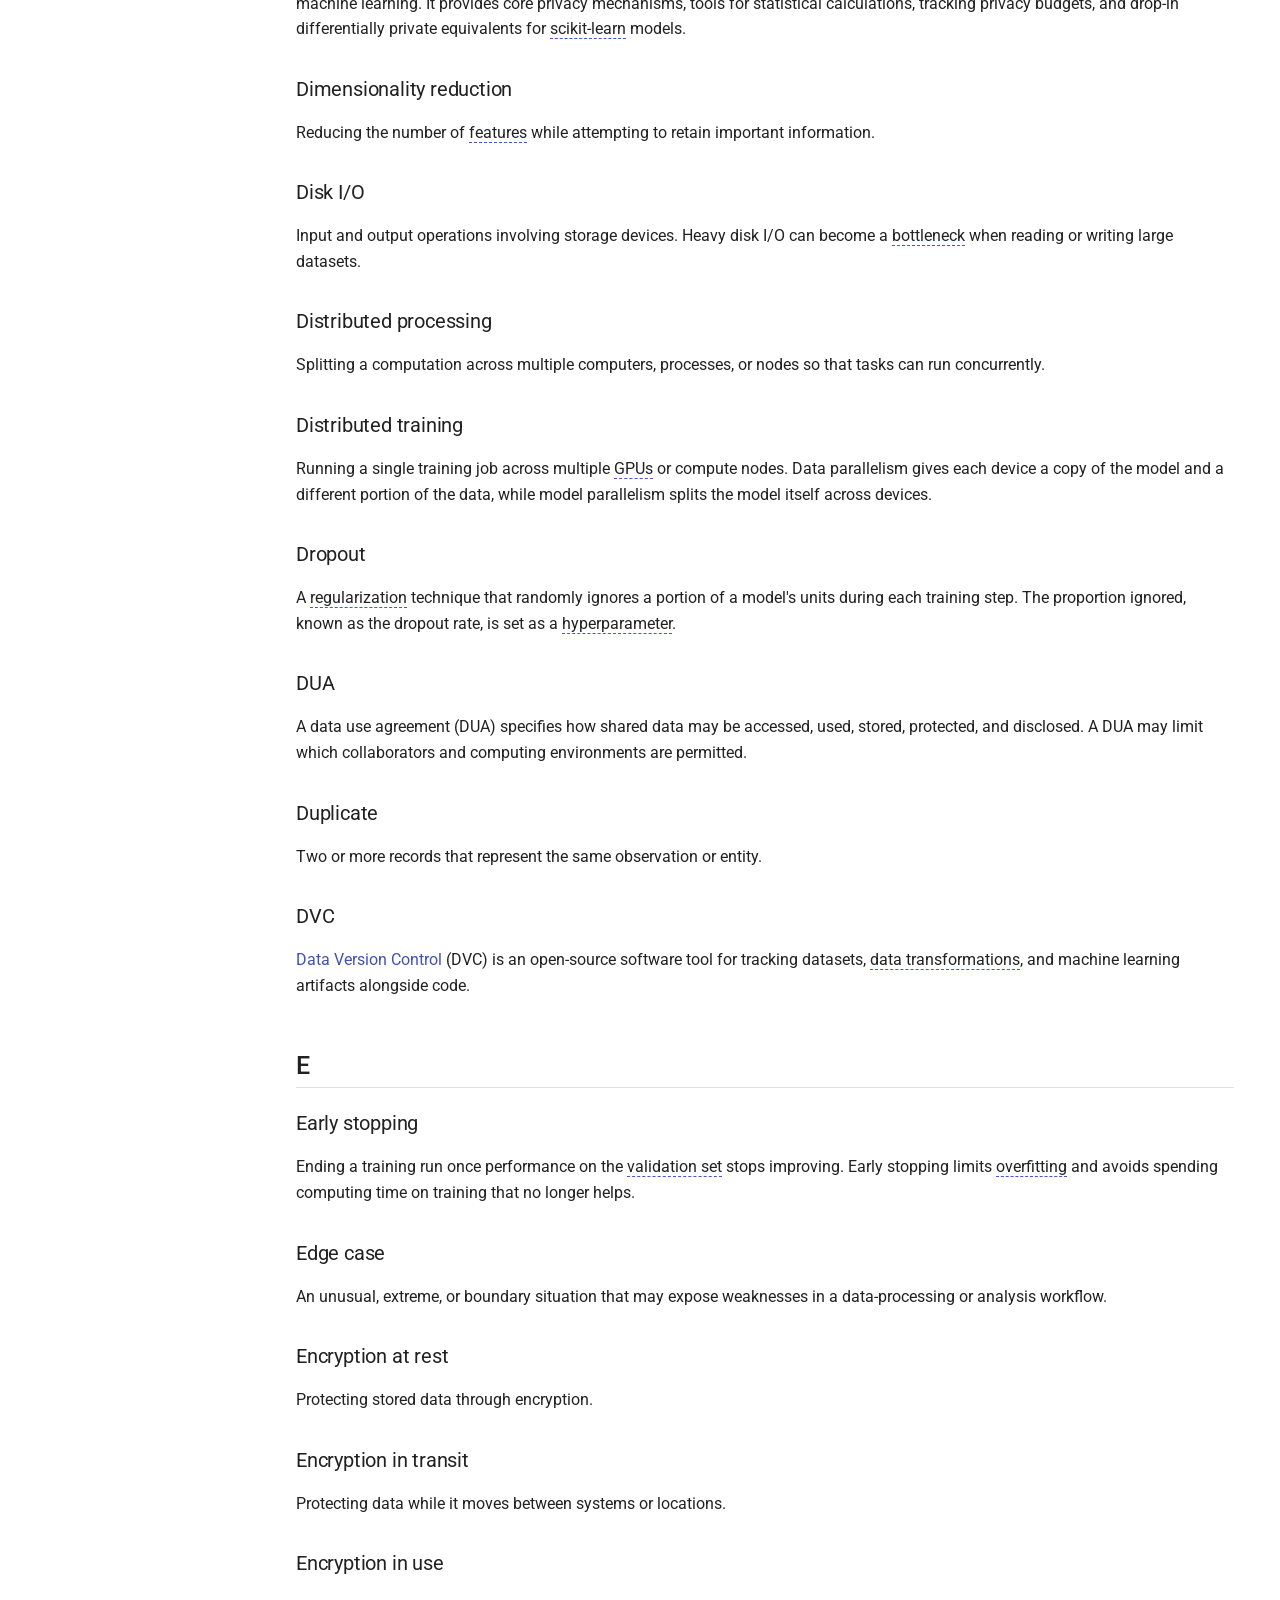
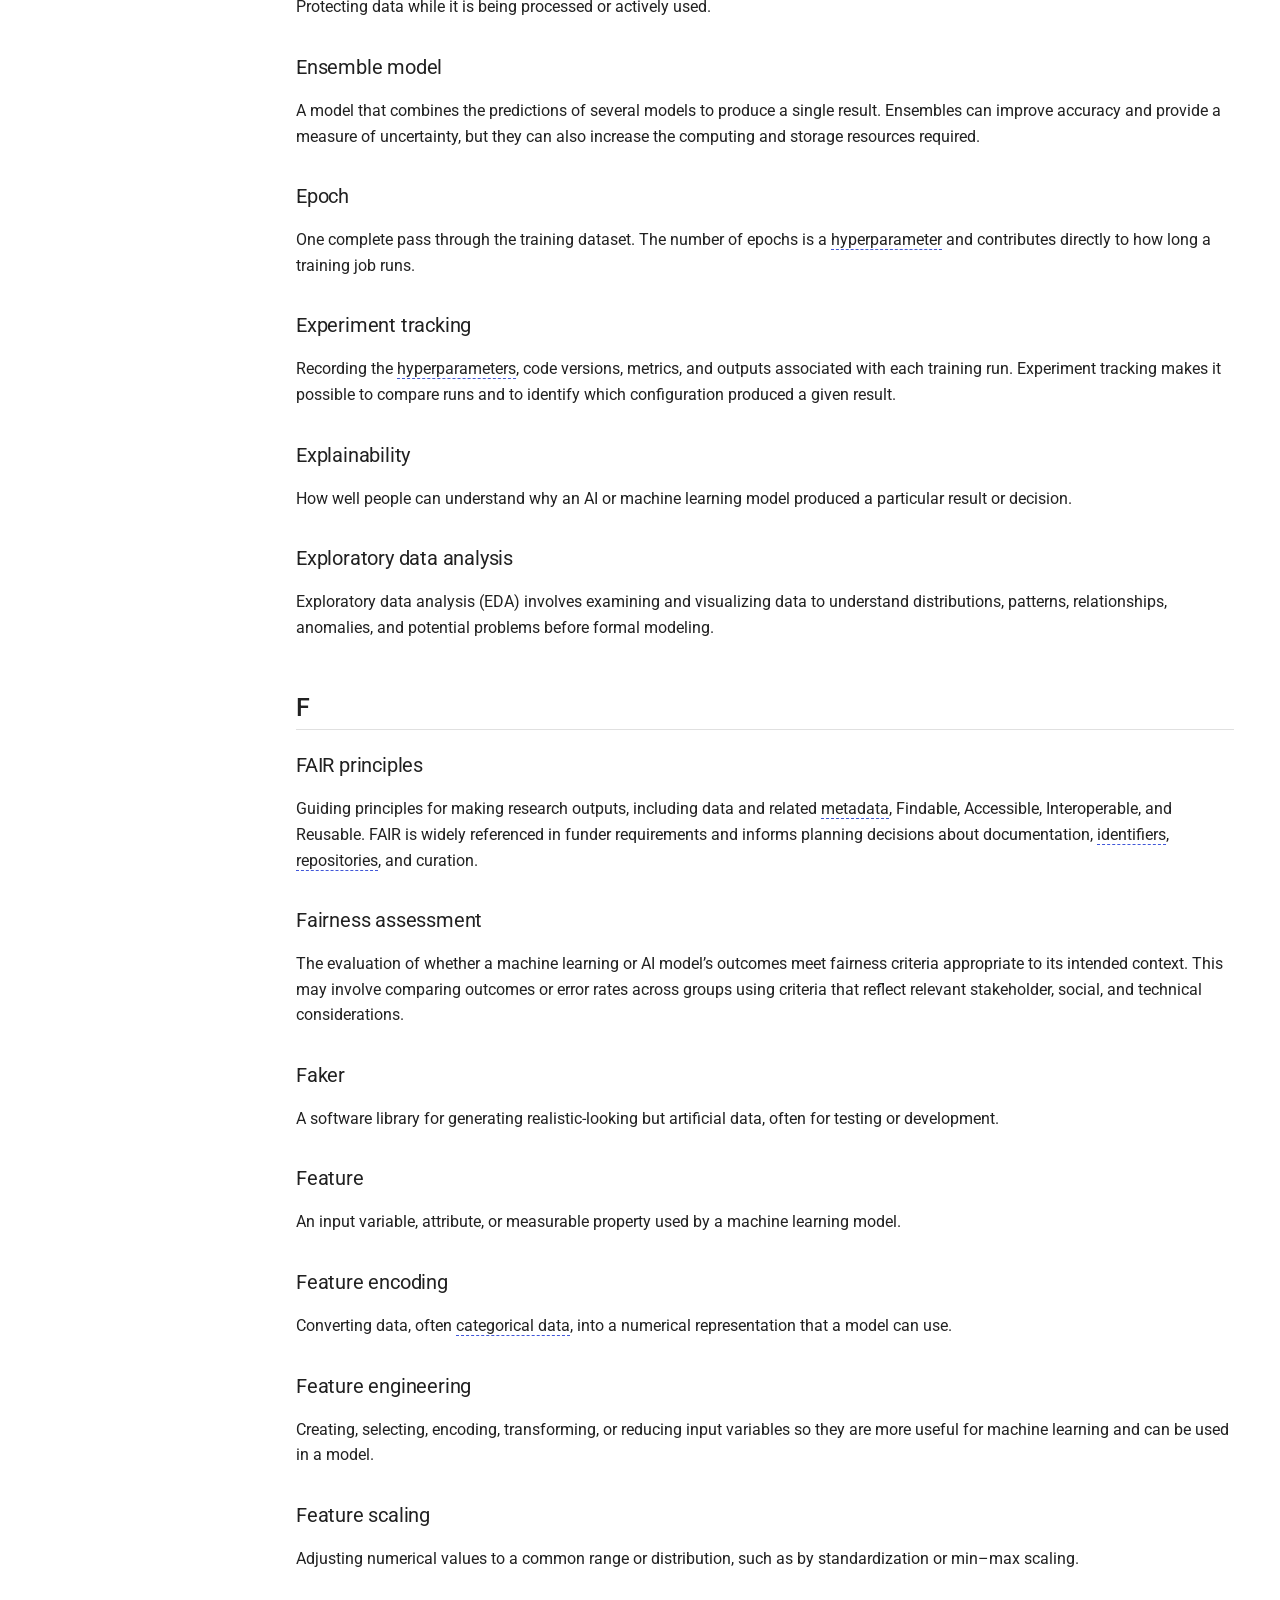
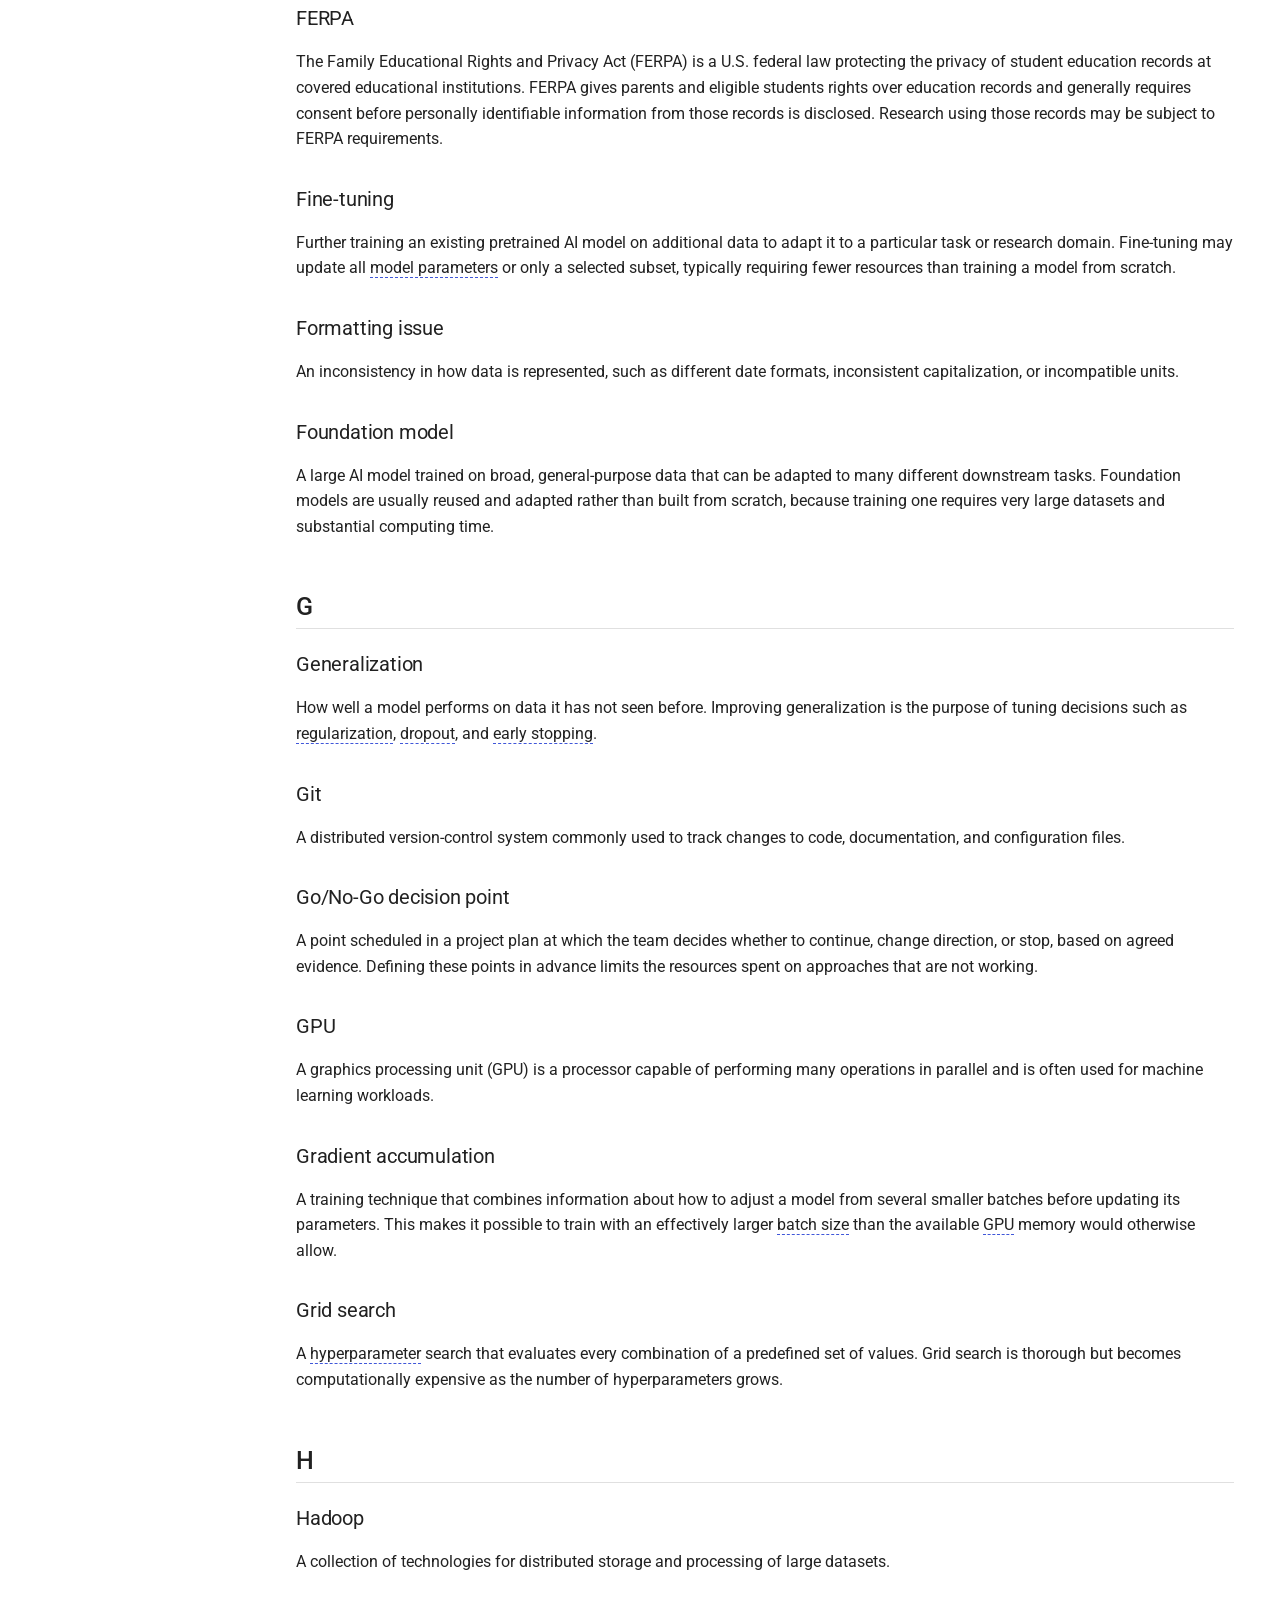
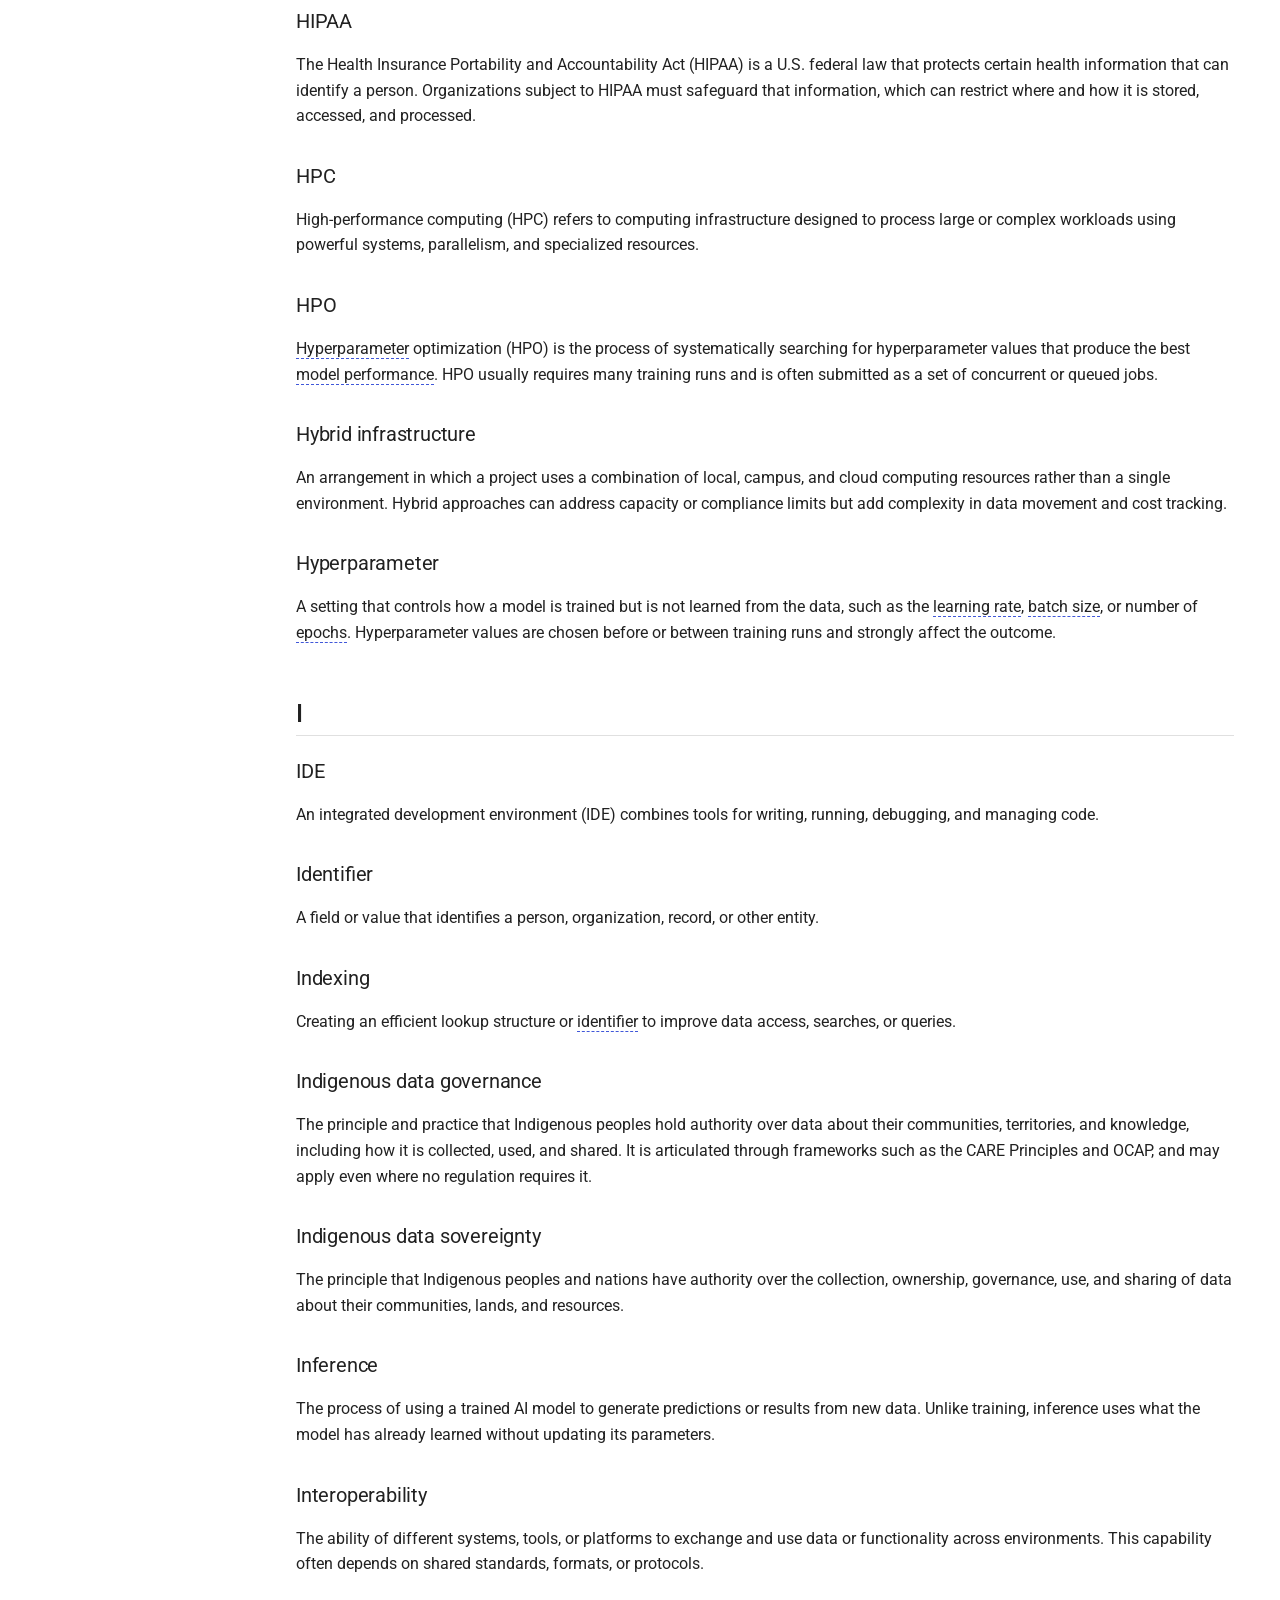
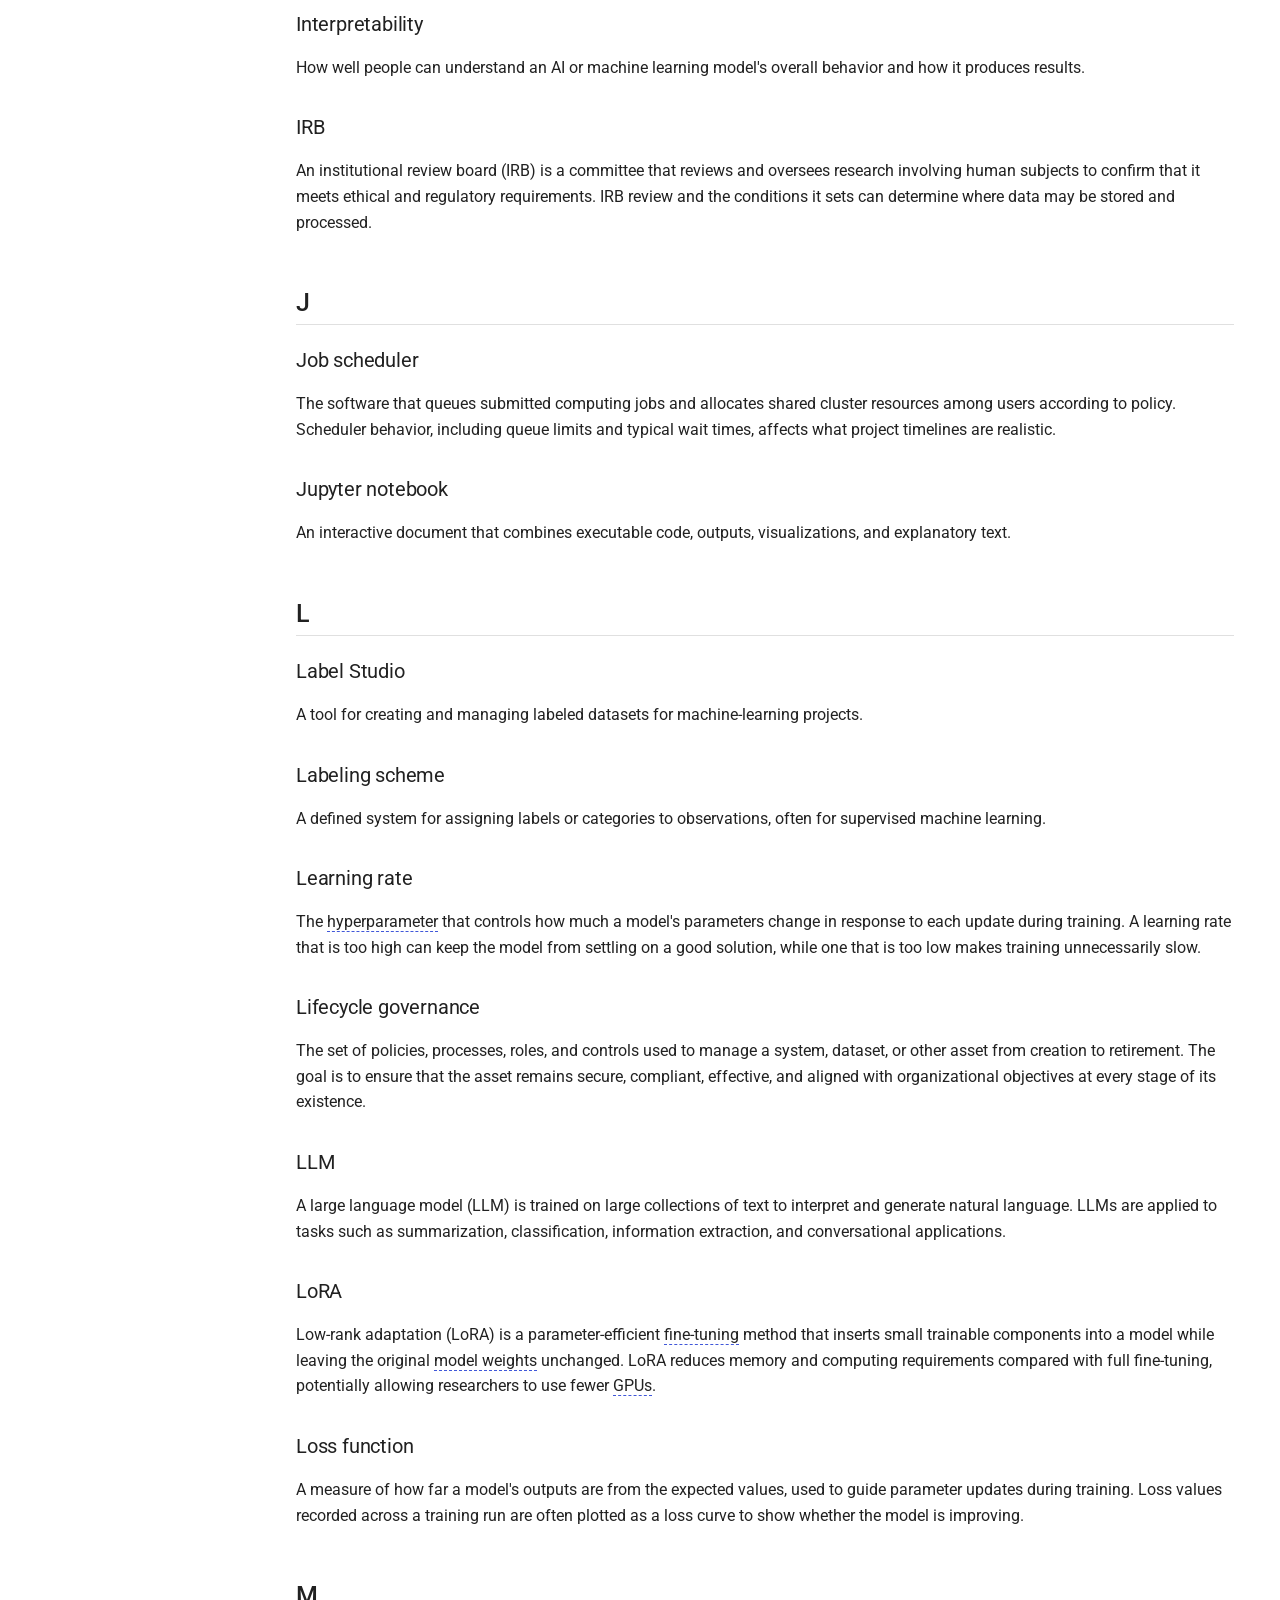
<file: glossary/index.html>
<!doctype html>
<html lang="en" class="no-js">
  <head>
    
      <meta charset="utf-8">
      <meta name="viewport" content="width=device-width,initial-scale=1">
      
      
      
      
        <link rel="prev" href="../tests/">
      
      
      
        
      
      
      <link rel="icon" href="../assets/images/favicon.png">
      <meta name="generator" content="mkdocs-1.6.1, mkdocs-material-9.7.7">
    
    
      
        <title>Glossary - The CaRCC AI Facilitation Handbook - Glossary Test</title>
      
    
    
      <link rel="stylesheet" href="../assets/stylesheets/main.ec1eaa64.min.css">
      
      


    
    
      
    
    
      
        
        
        <link rel="preconnect" href="https://fonts.gstatic.com" crossorigin>
        <link rel="stylesheet" href="https://fonts.googleapis.com/css?family=Roboto:300,300i,400,400i,700,700i%7CRoboto+Mono:400,400i,700,700i&display=fallback">
        <style>:root{--md-text-font:"Roboto";--md-code-font:"Roboto Mono"}</style>
      
    
    
      <link rel="stylesheet" href="../stylesheets/style.css">
    
    <script>__md_scope=new URL("..",location),__md_hash=e=>[...e].reduce(((e,_)=>(e<<5)-e+_.charCodeAt(0)),0),__md_get=(e,_=localStorage,t=__md_scope)=>JSON.parse(_.getItem(t.pathname+"."+e)),__md_set=(e,_,t=localStorage,a=__md_scope)=>{try{t.setItem(a.pathname+"."+e,JSON.stringify(_))}catch(e){}}</script>
    
      

    
    
  </head>
  
  
    <body dir="ltr">
  
    
    <input class="md-toggle" data-md-toggle="drawer" type="checkbox" id="__drawer" autocomplete="off">
    <input class="md-toggle" data-md-toggle="search" type="checkbox" id="__search" autocomplete="off">
    <label class="md-overlay" for="__drawer"></label>
    <div data-md-component="skip">
      
        
        <a href="#glossary" class="md-skip">
          Skip to content
        </a>
      
    </div>
    <div data-md-component="announce">
      
    </div>
    
    
      

  

<header class="md-header md-header--shadow" data-md-component="header">
  <nav class="md-header__inner md-grid" aria-label="Header">
    <a href=".." title="The CaRCC AI Facilitation Handbook - Glossary Test" class="md-header__button md-logo" aria-label="The CaRCC AI Facilitation Handbook - Glossary Test" data-md-component="logo">
      
  
  <svg xmlns="http://www.w3.org/2000/svg" viewBox="0 0 24 24"><path d="M12 8a3 3 0 0 0 3-3 3 3 0 0 0-3-3 3 3 0 0 0-3 3 3 3 0 0 0 3 3m0 3.54C9.64 9.35 6.5 8 3 8v11c3.5 0 6.64 1.35 9 3.54 2.36-2.19 5.5-3.54 9-3.54V8c-3.5 0-6.64 1.35-9 3.54"/></svg>

    </a>
    <label class="md-header__button md-icon" for="__drawer">
      
      <svg xmlns="http://www.w3.org/2000/svg" viewBox="0 0 24 24"><path d="M3 6h18v2H3zm0 5h18v2H3zm0 5h18v2H3z"/></svg>
    </label>
    <div class="md-header__title" data-md-component="header-title">
      <div class="md-header__ellipsis">
        <div class="md-header__topic">
          <span class="md-ellipsis">
            The CaRCC AI Facilitation Handbook - Glossary Test
          </span>
        </div>
        <div class="md-header__topic" data-md-component="header-topic">
          <span class="md-ellipsis">
            
              Glossary
            
          </span>
        </div>
      </div>
    </div>
    
    
      <script>var palette=__md_get("__palette");if(palette&&palette.color){if("(prefers-color-scheme)"===palette.color.media){var media=matchMedia("(prefers-color-scheme: light)"),input=document.querySelector(media.matches?"[data-md-color-media='(prefers-color-scheme: light)']":"[data-md-color-media='(prefers-color-scheme: dark)']");palette.color.media=input.getAttribute("data-md-color-media"),palette.color.scheme=input.getAttribute("data-md-color-scheme"),palette.color.primary=input.getAttribute("data-md-color-primary"),palette.color.accent=input.getAttribute("data-md-color-accent")}for(var[key,value]of Object.entries(palette.color))document.body.setAttribute("data-md-color-"+key,value)}</script>
    
    
    
      
      
        <label class="md-header__button md-icon" for="__search">
          
          <svg xmlns="http://www.w3.org/2000/svg" viewBox="0 0 24 24"><path d="M9.5 3A6.5 6.5 0 0 1 16 9.5c0 1.61-.59 3.09-1.56 4.23l.27.27h.79l5 5-1.5 1.5-5-5v-.79l-.27-.27A6.52 6.52 0 0 1 9.5 16 6.5 6.5 0 0 1 3 9.5 6.5 6.5 0 0 1 9.5 3m0 2C7 5 5 7 5 9.5S7 14 9.5 14 14 12 14 9.5 12 5 9.5 5"/></svg>
        </label>
        <div class="md-search" data-md-component="search" role="dialog">
  <label class="md-search__overlay" for="__search"></label>
  <div class="md-search__inner" role="search">
    <form class="md-search__form" name="search">
      <input type="text" class="md-search__input" name="query" aria-label="Search" placeholder="Search" autocapitalize="off" autocorrect="off" autocomplete="off" spellcheck="false" data-md-component="search-query" required>
      <label class="md-search__icon md-icon" for="__search">
        
        <svg xmlns="http://www.w3.org/2000/svg" viewBox="0 0 24 24"><path d="M9.5 3A6.5 6.5 0 0 1 16 9.5c0 1.61-.59 3.09-1.56 4.23l.27.27h.79l5 5-1.5 1.5-5-5v-.79l-.27-.27A6.52 6.52 0 0 1 9.5 16 6.5 6.5 0 0 1 3 9.5 6.5 6.5 0 0 1 9.5 3m0 2C7 5 5 7 5 9.5S7 14 9.5 14 14 12 14 9.5 12 5 9.5 5"/></svg>
        
        <svg xmlns="http://www.w3.org/2000/svg" viewBox="0 0 24 24"><path d="M20 11v2H8l5.5 5.5-1.42 1.42L4.16 12l7.92-7.92L13.5 5.5 8 11z"/></svg>
      </label>
      <nav class="md-search__options" aria-label="Search">
        
        <button type="reset" class="md-search__icon md-icon" title="Clear" aria-label="Clear" tabindex="-1">
          
          <svg xmlns="http://www.w3.org/2000/svg" viewBox="0 0 24 24"><path d="M19 6.41 17.59 5 12 10.59 6.41 5 5 6.41 10.59 12 5 17.59 6.41 19 12 13.41 17.59 19 19 17.59 13.41 12z"/></svg>
        </button>
      </nav>
      
    </form>
    <div class="md-search__output">
      <div class="md-search__scrollwrap" tabindex="0" data-md-scrollfix>
        <div class="md-search-result" data-md-component="search-result">
          <div class="md-search-result__meta">
            Initializing search
          </div>
          <ol class="md-search-result__list" role="presentation"></ol>
        </div>
      </div>
    </div>
  </div>
</div>
      
    
    
  </nav>
  
</header>
    
    <div class="md-container" data-md-component="container">
      
      
        
          
        
      
      <main class="md-main" data-md-component="main">
        <div class="md-main__inner md-grid">
          
            
              
                
              
              <div class="md-sidebar md-sidebar--primary" data-md-component="sidebar" data-md-type="navigation" >
                <div class="md-sidebar__scrollwrap">
                  <div class="md-sidebar__inner">
                    



<nav class="md-nav md-nav--primary" aria-label="Navigation" data-md-level="0">
  <label class="md-nav__title" for="__drawer">
    <a href=".." title="The CaRCC AI Facilitation Handbook - Glossary Test" class="md-nav__button md-logo" aria-label="The CaRCC AI Facilitation Handbook - Glossary Test" data-md-component="logo">
      
  
  <svg xmlns="http://www.w3.org/2000/svg" viewBox="0 0 24 24"><path d="M12 8a3 3 0 0 0 3-3 3 3 0 0 0-3-3 3 3 0 0 0-3 3 3 3 0 0 0 3 3m0 3.54C9.64 9.35 6.5 8 3 8v11c3.5 0 6.64 1.35 9 3.54 2.36-2.19 5.5-3.54 9-3.54V8c-3.5 0-6.64 1.35-9 3.54"/></svg>

    </a>
    The CaRCC AI Facilitation Handbook - Glossary Test
  </label>
  
  <ul class="md-nav__list" data-md-scrollfix>
    
      
      
  
  
  
  
    <li class="md-nav__item">
      <a href=".." class="md-nav__link">
        
  
  
  <span class="md-ellipsis">
    
  
    Introduction
  

    
  </span>
  
  

      </a>
    </li>
  

    
      
      
  
  
  
  
    <li class="md-nav__item">
      <a href="../problem-definition/" class="md-nav__link">
        
  
  
  <span class="md-ellipsis">
    
  
    Problem Definition & Planning
  

    
  </span>
  
  

      </a>
    </li>
  

    
      
      
  
  
  
  
    <li class="md-nav__item">
      <a href="../data-preparation/" class="md-nav__link">
        
  
  
  <span class="md-ellipsis">
    
  
    Data Preparation
  

    
  </span>
  
  

      </a>
    </li>
  

    
      
      
  
  
  
  
    <li class="md-nav__item">
      <a href="../model-selection/" class="md-nav__link">
        
  
  
  <span class="md-ellipsis">
    
  
    Model Selection & Development
  

    
  </span>
  
  

      </a>
    </li>
  

    
      
      
  
  
  
  
    <li class="md-nav__item">
      <a href="../model-training/" class="md-nav__link">
        
  
  
  <span class="md-ellipsis">
    
  
    Model Training & Tuning
  

    
  </span>
  
  

      </a>
    </li>
  

    
      
      
  
  
  
  
    <li class="md-nav__item">
      <a href="../benchmarking/" class="md-nav__link">
        
  
  
  <span class="md-ellipsis">
    
  
    Benchmarking, QC & Optimization
  

    
  </span>
  
  

      </a>
    </li>
  

    
      
      
  
  
  
  
    <li class="md-nav__item">
      <a href="../model-application/" class="md-nav__link">
        
  
  
  <span class="md-ellipsis">
    
  
    Model Application
  

    
  </span>
  
  

      </a>
    </li>
  

    
      
      
  
  
  
  
    <li class="md-nav__item">
      <a href="../results-reporting/" class="md-nav__link">
        
  
  
  <span class="md-ellipsis">
    
  
    Results & Reporting
  

    
  </span>
  
  

      </a>
    </li>
  

    
      
      
  
  
  
  
    <li class="md-nav__item">
      <a href="../cross-cutting/" class="md-nav__link">
        
  
  
  <span class="md-ellipsis">
    
  
    Cross-Cutting Considerations
  

    
  </span>
  
  

      </a>
    </li>
  

    
      
      
  
  
  
  
    <li class="md-nav__item">
      <a href="../tests/" class="md-nav__link">
        
  
  
  <span class="md-ellipsis">
    
  
    Glossary Test Cases
  

    
  </span>
  
  

      </a>
    </li>
  

    
      
      
  
  
    
  
  
  
    <li class="md-nav__item md-nav__item--active">
      
      <input class="md-nav__toggle md-toggle" type="checkbox" id="__toc">
      
      
        
      
      
        <label class="md-nav__link md-nav__link--active" for="__toc">
          
  
  
  <span class="md-ellipsis">
    
  
    Glossary
  

    
  </span>
  
  

          <span class="md-nav__icon md-icon"></span>
        </label>
      
      <a href="./" class="md-nav__link md-nav__link--active">
        
  
  
  <span class="md-ellipsis">
    
  
    Glossary
  

    
  </span>
  
  

      </a>
      
        

<nav class="md-nav md-nav--secondary" aria-label="Table of contents">
  
  
  
    
  
  
    <label class="md-nav__title" for="__toc">
      <span class="md-nav__icon md-icon"></span>
      Table of contents
    </label>
    <ul class="md-nav__list" data-md-component="toc" data-md-scrollfix>
      
        <li class="md-nav__item">
  <a href="#a" class="md-nav__link">
    <span class="md-ellipsis">
      
        A
      
    </span>
  </a>
  
    <nav class="md-nav" aria-label="A">
      <ul class="md-nav__list">
        
          <li class="md-nav__item">
  <a href="#accelerator" class="md-nav__link">
    <span class="md-ellipsis">
      
        Accelerator
      
    </span>
  </a>
  
</li>
        
          <li class="md-nav__item">
  <a href="#access-control" class="md-nav__link">
    <span class="md-ellipsis">
      
        Access control
      
    </span>
  </a>
  
</li>
        
          <li class="md-nav__item">
  <a href="#ai-problem-formulation" class="md-nav__link">
    <span class="md-ellipsis">
      
        AI problem formulation
      
    </span>
  </a>
  
</li>
        
          <li class="md-nav__item">
  <a href="#aiml-workflow" class="md-nav__link">
    <span class="md-ellipsis">
      
        AI/ML workflow
      
    </span>
  </a>
  
</li>
        
          <li class="md-nav__item">
  <a href="#annotation" class="md-nav__link">
    <span class="md-ellipsis">
      
        Annotation
      
    </span>
  </a>
  
</li>
        
          <li class="md-nav__item">
  <a href="#anonymization" class="md-nav__link">
    <span class="md-ellipsis">
      
        Anonymization
      
    </span>
  </a>
  
</li>
        
          <li class="md-nav__item">
  <a href="#apache-spark" class="md-nav__link">
    <span class="md-ellipsis">
      
        Apache Spark
      
    </span>
  </a>
  
</li>
        
          <li class="md-nav__item">
  <a href="#arx" class="md-nav__link">
    <span class="md-ellipsis">
      
        ARX
      
    </span>
  </a>
  
</li>
        
          <li class="md-nav__item">
  <a href="#auditable-infrastructure" class="md-nav__link">
    <span class="md-ellipsis">
      
        Auditable infrastructure
      
    </span>
  </a>
  
</li>
        
          <li class="md-nav__item">
  <a href="#automl" class="md-nav__link">
    <span class="md-ellipsis">
      
        AutoML
      
    </span>
  </a>
  
</li>
        
      </ul>
    </nav>
  
</li>
      
        <li class="md-nav__item">
  <a href="#b" class="md-nav__link">
    <span class="md-ellipsis">
      
        B
      
    </span>
  </a>
  
    <nav class="md-nav" aria-label="B">
      <ul class="md-nav__list">
        
          <li class="md-nav__item">
  <a href="#baseline-model" class="md-nav__link">
    <span class="md-ellipsis">
      
        Baseline model
      
    </span>
  </a>
  
</li>
        
          <li class="md-nav__item">
  <a href="#batch-processing" class="md-nav__link">
    <span class="md-ellipsis">
      
        Batch processing
      
    </span>
  </a>
  
</li>
        
          <li class="md-nav__item">
  <a href="#batch-size" class="md-nav__link">
    <span class="md-ellipsis">
      
        Batch size
      
    </span>
  </a>
  
</li>
        
          <li class="md-nav__item">
  <a href="#bayesian-optimization" class="md-nav__link">
    <span class="md-ellipsis">
      
        Bayesian optimization
      
    </span>
  </a>
  
</li>
        
          <li class="md-nav__item">
  <a href="#benchmark-dataset" class="md-nav__link">
    <span class="md-ellipsis">
      
        Benchmark dataset
      
    </span>
  </a>
  
</li>
        
          <li class="md-nav__item">
  <a href="#benchmarking" class="md-nav__link">
    <span class="md-ellipsis">
      
        Benchmarking
      
    </span>
  </a>
  
</li>
        
          <li class="md-nav__item">
  <a href="#bert" class="md-nav__link">
    <span class="md-ellipsis">
      
        BERT
      
    </span>
  </a>
  
</li>
        
          <li class="md-nav__item">
  <a href="#bias" class="md-nav__link">
    <span class="md-ellipsis">
      
        Bias
      
    </span>
  </a>
  
</li>
        
          <li class="md-nav__item">
  <a href="#bokeh" class="md-nav__link">
    <span class="md-ellipsis">
      
        Bokeh
      
    </span>
  </a>
  
</li>
        
          <li class="md-nav__item">
  <a href="#bottleneck" class="md-nav__link">
    <span class="md-ellipsis">
      
        Bottleneck
      
    </span>
  </a>
  
</li>
        
      </ul>
    </nav>
  
</li>
      
        <li class="md-nav__item">
  <a href="#c" class="md-nav__link">
    <span class="md-ellipsis">
      
        C
      
    </span>
  </a>
  
    <nav class="md-nav" aria-label="C">
      <ul class="md-nav__list">
        
          <li class="md-nav__item">
  <a href="#calibration-plot" class="md-nav__link">
    <span class="md-ellipsis">
      
        Calibration plot
      
    </span>
  </a>
  
</li>
        
          <li class="md-nav__item">
  <a href="#categorical-data" class="md-nav__link">
    <span class="md-ellipsis">
      
        Categorical data
      
    </span>
  </a>
  
</li>
        
          <li class="md-nav__item">
  <a href="#checkpointing" class="md-nav__link">
    <span class="md-ellipsis">
      
        Checkpointing
      
    </span>
  </a>
  
</li>
        
          <li class="md-nav__item">
  <a href="#cloud-egress" class="md-nav__link">
    <span class="md-ellipsis">
      
        Cloud egress
      
    </span>
  </a>
  
</li>
        
          <li class="md-nav__item">
  <a href="#community-governance" class="md-nav__link">
    <span class="md-ellipsis">
      
        Community governance
      
    </span>
  </a>
  
</li>
        
          <li class="md-nav__item">
  <a href="#completeness" class="md-nav__link">
    <span class="md-ellipsis">
      
        Completeness
      
    </span>
  </a>
  
</li>
        
          <li class="md-nav__item">
  <a href="#compute-resource-plan" class="md-nav__link">
    <span class="md-ellipsis">
      
        Compute resource plan
      
    </span>
  </a>
  
</li>
        
          <li class="md-nav__item">
  <a href="#consistency" class="md-nav__link">
    <span class="md-ellipsis">
      
        Consistency
      
    </span>
  </a>
  
</li>
        
          <li class="md-nav__item">
  <a href="#container" class="md-nav__link">
    <span class="md-ellipsis">
      
        Container
      
    </span>
  </a>
  
</li>
        
          <li class="md-nav__item">
  <a href="#containerization" class="md-nav__link">
    <span class="md-ellipsis">
      
        Containerization
      
    </span>
  </a>
  
</li>
        
          <li class="md-nav__item">
  <a href="#controlled-access-deposit" class="md-nav__link">
    <span class="md-ellipsis">
      
        Controlled-access deposit
      
    </span>
  </a>
  
</li>
        
          <li class="md-nav__item">
  <a href="#convergence" class="md-nav__link">
    <span class="md-ellipsis">
      
        Convergence
      
    </span>
  </a>
  
</li>
        
          <li class="md-nav__item">
  <a href="#correlation" class="md-nav__link">
    <span class="md-ellipsis">
      
        Correlation
      
    </span>
  </a>
  
</li>
        
          <li class="md-nav__item">
  <a href="#count-matrix" class="md-nav__link">
    <span class="md-ellipsis">
      
        Count matrix
      
    </span>
  </a>
  
</li>
        
          <li class="md-nav__item">
  <a href="#cpu" class="md-nav__link">
    <span class="md-ellipsis">
      
        CPU
      
    </span>
  </a>
  
</li>
        
          <li class="md-nav__item">
  <a href="#cui" class="md-nav__link">
    <span class="md-ellipsis">
      
        CUI
      
    </span>
  </a>
  
</li>
        
          <li class="md-nav__item">
  <a href="#custodianship" class="md-nav__link">
    <span class="md-ellipsis">
      
        Custodianship
      
    </span>
  </a>
  
</li>
        
      </ul>
    </nav>
  
</li>
      
        <li class="md-nav__item">
  <a href="#d" class="md-nav__link">
    <span class="md-ellipsis">
      
        D
      
    </span>
  </a>
  
    <nav class="md-nav" aria-label="D">
      <ul class="md-nav__list">
        
          <li class="md-nav__item">
  <a href="#data-acquisition" class="md-nav__link">
    <span class="md-ellipsis">
      
        Data acquisition
      
    </span>
  </a>
  
</li>
        
          <li class="md-nav__item">
  <a href="#data-aggregation" class="md-nav__link">
    <span class="md-ellipsis">
      
        Data aggregation
      
    </span>
  </a>
  
</li>
        
          <li class="md-nav__item">
  <a href="#data-augmentation" class="md-nav__link">
    <span class="md-ellipsis">
      
        Data augmentation
      
    </span>
  </a>
  
</li>
        
          <li class="md-nav__item">
  <a href="#data-bias" class="md-nav__link">
    <span class="md-ellipsis">
      
        Data bias
      
    </span>
  </a>
  
</li>
        
          <li class="md-nav__item">
  <a href="#data-cleaning" class="md-nav__link">
    <span class="md-ellipsis">
      
        Data cleaning
      
    </span>
  </a>
  
</li>
        
          <li class="md-nav__item">
  <a href="#data-distribution" class="md-nav__link">
    <span class="md-ellipsis">
      
        Data distribution
      
    </span>
  </a>
  
</li>
        
          <li class="md-nav__item">
  <a href="#data-management-plan" class="md-nav__link">
    <span class="md-ellipsis">
      
        Data management plan
      
    </span>
  </a>
  
</li>
        
          <li class="md-nav__item">
  <a href="#data-masking" class="md-nav__link">
    <span class="md-ellipsis">
      
        Data masking
      
    </span>
  </a>
  
</li>
        
          <li class="md-nav__item">
  <a href="#data-pipeline" class="md-nav__link">
    <span class="md-ellipsis">
      
        Data pipeline
      
    </span>
  </a>
  
</li>
        
          <li class="md-nav__item">
  <a href="#data-preparation" class="md-nav__link">
    <span class="md-ellipsis">
      
        Data preparation
      
    </span>
  </a>
  
</li>
        
          <li class="md-nav__item">
  <a href="#data-provenance" class="md-nav__link">
    <span class="md-ellipsis">
      
        Data provenance
      
    </span>
  </a>
  
</li>
        
          <li class="md-nav__item">
  <a href="#data-quality" class="md-nav__link">
    <span class="md-ellipsis">
      
        Data quality
      
    </span>
  </a>
  
</li>
        
          <li class="md-nav__item">
  <a href="#data-transformation" class="md-nav__link">
    <span class="md-ellipsis">
      
        Data transformation
      
    </span>
  </a>
  
</li>
        
          <li class="md-nav__item">
  <a href="#data-type" class="md-nav__link">
    <span class="md-ellipsis">
      
        Data type
      
    </span>
  </a>
  
</li>
        
          <li class="md-nav__item">
  <a href="#data-validation" class="md-nav__link">
    <span class="md-ellipsis">
      
        Data validation
      
    </span>
  </a>
  
</li>
        
          <li class="md-nav__item">
  <a href="#data-version-control" class="md-nav__link">
    <span class="md-ellipsis">
      
        Data version control
      
    </span>
  </a>
  
</li>
        
          <li class="md-nav__item">
  <a href="#datasheet" class="md-nav__link">
    <span class="md-ellipsis">
      
        Datasheet
      
    </span>
  </a>
  
</li>
        
          <li class="md-nav__item">
  <a href="#de-identification" class="md-nav__link">
    <span class="md-ellipsis">
      
        De-identification
      
    </span>
  </a>
  
</li>
        
          <li class="md-nav__item">
  <a href="#deployment" class="md-nav__link">
    <span class="md-ellipsis">
      
        Deployment
      
    </span>
  </a>
  
</li>
        
          <li class="md-nav__item">
  <a href="#deployment-plan" class="md-nav__link">
    <span class="md-ellipsis">
      
        Deployment plan
      
    </span>
  </a>
  
</li>
        
          <li class="md-nav__item">
  <a href="#differential-privacy" class="md-nav__link">
    <span class="md-ellipsis">
      
        Differential privacy
      
    </span>
  </a>
  
</li>
        
          <li class="md-nav__item">
  <a href="#diffprivlib" class="md-nav__link">
    <span class="md-ellipsis">
      
        diffprivlib
      
    </span>
  </a>
  
</li>
        
          <li class="md-nav__item">
  <a href="#dimensionality-reduction" class="md-nav__link">
    <span class="md-ellipsis">
      
        Dimensionality reduction
      
    </span>
  </a>
  
</li>
        
          <li class="md-nav__item">
  <a href="#disk-io" class="md-nav__link">
    <span class="md-ellipsis">
      
        Disk I/O
      
    </span>
  </a>
  
</li>
        
          <li class="md-nav__item">
  <a href="#distributed-processing" class="md-nav__link">
    <span class="md-ellipsis">
      
        Distributed processing
      
    </span>
  </a>
  
</li>
        
          <li class="md-nav__item">
  <a href="#distributed-training" class="md-nav__link">
    <span class="md-ellipsis">
      
        Distributed training
      
    </span>
  </a>
  
</li>
        
          <li class="md-nav__item">
  <a href="#dropout" class="md-nav__link">
    <span class="md-ellipsis">
      
        Dropout
      
    </span>
  </a>
  
</li>
        
          <li class="md-nav__item">
  <a href="#dua" class="md-nav__link">
    <span class="md-ellipsis">
      
        DUA
      
    </span>
  </a>
  
</li>
        
          <li class="md-nav__item">
  <a href="#duplicate" class="md-nav__link">
    <span class="md-ellipsis">
      
        Duplicate
      
    </span>
  </a>
  
</li>
        
          <li class="md-nav__item">
  <a href="#dvc" class="md-nav__link">
    <span class="md-ellipsis">
      
        DVC
      
    </span>
  </a>
  
</li>
        
      </ul>
    </nav>
  
</li>
      
        <li class="md-nav__item">
  <a href="#e" class="md-nav__link">
    <span class="md-ellipsis">
      
        E
      
    </span>
  </a>
  
    <nav class="md-nav" aria-label="E">
      <ul class="md-nav__list">
        
          <li class="md-nav__item">
  <a href="#early-stopping" class="md-nav__link">
    <span class="md-ellipsis">
      
        Early stopping
      
    </span>
  </a>
  
</li>
        
          <li class="md-nav__item">
  <a href="#edge-case" class="md-nav__link">
    <span class="md-ellipsis">
      
        Edge case
      
    </span>
  </a>
  
</li>
        
          <li class="md-nav__item">
  <a href="#encryption-at-rest" class="md-nav__link">
    <span class="md-ellipsis">
      
        Encryption at rest
      
    </span>
  </a>
  
</li>
        
          <li class="md-nav__item">
  <a href="#encryption-in-transit" class="md-nav__link">
    <span class="md-ellipsis">
      
        Encryption in transit
      
    </span>
  </a>
  
</li>
        
          <li class="md-nav__item">
  <a href="#encryption-in-use" class="md-nav__link">
    <span class="md-ellipsis">
      
        Encryption in use
      
    </span>
  </a>
  
</li>
        
          <li class="md-nav__item">
  <a href="#ensemble-model" class="md-nav__link">
    <span class="md-ellipsis">
      
        Ensemble model
      
    </span>
  </a>
  
</li>
        
          <li class="md-nav__item">
  <a href="#epoch" class="md-nav__link">
    <span class="md-ellipsis">
      
        Epoch
      
    </span>
  </a>
  
</li>
        
          <li class="md-nav__item">
  <a href="#experiment-tracking" class="md-nav__link">
    <span class="md-ellipsis">
      
        Experiment tracking
      
    </span>
  </a>
  
</li>
        
          <li class="md-nav__item">
  <a href="#explainability" class="md-nav__link">
    <span class="md-ellipsis">
      
        Explainability
      
    </span>
  </a>
  
</li>
        
          <li class="md-nav__item">
  <a href="#exploratory-data-analysis" class="md-nav__link">
    <span class="md-ellipsis">
      
        Exploratory data analysis
      
    </span>
  </a>
  
</li>
        
      </ul>
    </nav>
  
</li>
      
        <li class="md-nav__item">
  <a href="#f" class="md-nav__link">
    <span class="md-ellipsis">
      
        F
      
    </span>
  </a>
  
    <nav class="md-nav" aria-label="F">
      <ul class="md-nav__list">
        
          <li class="md-nav__item">
  <a href="#fair-principles" class="md-nav__link">
    <span class="md-ellipsis">
      
        FAIR principles
      
    </span>
  </a>
  
</li>
        
          <li class="md-nav__item">
  <a href="#fairness-assessment" class="md-nav__link">
    <span class="md-ellipsis">
      
        Fairness assessment
      
    </span>
  </a>
  
</li>
        
          <li class="md-nav__item">
  <a href="#faker" class="md-nav__link">
    <span class="md-ellipsis">
      
        Faker
      
    </span>
  </a>
  
</li>
        
          <li class="md-nav__item">
  <a href="#feature" class="md-nav__link">
    <span class="md-ellipsis">
      
        Feature
      
    </span>
  </a>
  
</li>
        
          <li class="md-nav__item">
  <a href="#feature-encoding" class="md-nav__link">
    <span class="md-ellipsis">
      
        Feature encoding
      
    </span>
  </a>
  
</li>
        
          <li class="md-nav__item">
  <a href="#feature-engineering" class="md-nav__link">
    <span class="md-ellipsis">
      
        Feature engineering
      
    </span>
  </a>
  
</li>
        
          <li class="md-nav__item">
  <a href="#feature-scaling" class="md-nav__link">
    <span class="md-ellipsis">
      
        Feature scaling
      
    </span>
  </a>
  
</li>
        
          <li class="md-nav__item">
  <a href="#ferpa" class="md-nav__link">
    <span class="md-ellipsis">
      
        FERPA
      
    </span>
  </a>
  
</li>
        
          <li class="md-nav__item">
  <a href="#fine-tuning" class="md-nav__link">
    <span class="md-ellipsis">
      
        Fine-tuning
      
    </span>
  </a>
  
</li>
        
          <li class="md-nav__item">
  <a href="#formatting-issue" class="md-nav__link">
    <span class="md-ellipsis">
      
        Formatting issue
      
    </span>
  </a>
  
</li>
        
          <li class="md-nav__item">
  <a href="#foundation-model" class="md-nav__link">
    <span class="md-ellipsis">
      
        Foundation model
      
    </span>
  </a>
  
</li>
        
      </ul>
    </nav>
  
</li>
      
        <li class="md-nav__item">
  <a href="#g" class="md-nav__link">
    <span class="md-ellipsis">
      
        G
      
    </span>
  </a>
  
    <nav class="md-nav" aria-label="G">
      <ul class="md-nav__list">
        
          <li class="md-nav__item">
  <a href="#generalization" class="md-nav__link">
    <span class="md-ellipsis">
      
        Generalization
      
    </span>
  </a>
  
</li>
        
          <li class="md-nav__item">
  <a href="#git" class="md-nav__link">
    <span class="md-ellipsis">
      
        Git
      
    </span>
  </a>
  
</li>
        
          <li class="md-nav__item">
  <a href="#gono-go-decision-point" class="md-nav__link">
    <span class="md-ellipsis">
      
        Go/No-Go decision point
      
    </span>
  </a>
  
</li>
        
          <li class="md-nav__item">
  <a href="#gpu" class="md-nav__link">
    <span class="md-ellipsis">
      
        GPU
      
    </span>
  </a>
  
</li>
        
          <li class="md-nav__item">
  <a href="#gradient-accumulation" class="md-nav__link">
    <span class="md-ellipsis">
      
        Gradient accumulation
      
    </span>
  </a>
  
</li>
        
          <li class="md-nav__item">
  <a href="#grid-search" class="md-nav__link">
    <span class="md-ellipsis">
      
        Grid search
      
    </span>
  </a>
  
</li>
        
      </ul>
    </nav>
  
</li>
      
        <li class="md-nav__item">
  <a href="#h" class="md-nav__link">
    <span class="md-ellipsis">
      
        H
      
    </span>
  </a>
  
    <nav class="md-nav" aria-label="H">
      <ul class="md-nav__list">
        
          <li class="md-nav__item">
  <a href="#hadoop" class="md-nav__link">
    <span class="md-ellipsis">
      
        Hadoop
      
    </span>
  </a>
  
</li>
        
          <li class="md-nav__item">
  <a href="#hipaa" class="md-nav__link">
    <span class="md-ellipsis">
      
        HIPAA
      
    </span>
  </a>
  
</li>
        
          <li class="md-nav__item">
  <a href="#hpc" class="md-nav__link">
    <span class="md-ellipsis">
      
        HPC
      
    </span>
  </a>
  
</li>
        
          <li class="md-nav__item">
  <a href="#hpo" class="md-nav__link">
    <span class="md-ellipsis">
      
        HPO
      
    </span>
  </a>
  
</li>
        
          <li class="md-nav__item">
  <a href="#hybrid-infrastructure" class="md-nav__link">
    <span class="md-ellipsis">
      
        Hybrid infrastructure
      
    </span>
  </a>
  
</li>
        
          <li class="md-nav__item">
  <a href="#hyperparameter" class="md-nav__link">
    <span class="md-ellipsis">
      
        Hyperparameter
      
    </span>
  </a>
  
</li>
        
      </ul>
    </nav>
  
</li>
      
        <li class="md-nav__item">
  <a href="#i" class="md-nav__link">
    <span class="md-ellipsis">
      
        I
      
    </span>
  </a>
  
    <nav class="md-nav" aria-label="I">
      <ul class="md-nav__list">
        
          <li class="md-nav__item">
  <a href="#ide" class="md-nav__link">
    <span class="md-ellipsis">
      
        IDE
      
    </span>
  </a>
  
</li>
        
          <li class="md-nav__item">
  <a href="#identifier" class="md-nav__link">
    <span class="md-ellipsis">
      
        Identifier
      
    </span>
  </a>
  
</li>
        
          <li class="md-nav__item">
  <a href="#indexing" class="md-nav__link">
    <span class="md-ellipsis">
      
        Indexing
      
    </span>
  </a>
  
</li>
        
          <li class="md-nav__item">
  <a href="#indigenous-data-governance" class="md-nav__link">
    <span class="md-ellipsis">
      
        Indigenous data governance
      
    </span>
  </a>
  
</li>
        
          <li class="md-nav__item">
  <a href="#indigenous-data-sovereignty" class="md-nav__link">
    <span class="md-ellipsis">
      
        Indigenous data sovereignty
      
    </span>
  </a>
  
</li>
        
          <li class="md-nav__item">
  <a href="#inference" class="md-nav__link">
    <span class="md-ellipsis">
      
        Inference
      
    </span>
  </a>
  
</li>
        
          <li class="md-nav__item">
  <a href="#interoperability" class="md-nav__link">
    <span class="md-ellipsis">
      
        Interoperability
      
    </span>
  </a>
  
</li>
        
          <li class="md-nav__item">
  <a href="#interpretability" class="md-nav__link">
    <span class="md-ellipsis">
      
        Interpretability
      
    </span>
  </a>
  
</li>
        
          <li class="md-nav__item">
  <a href="#irb" class="md-nav__link">
    <span class="md-ellipsis">
      
        IRB
      
    </span>
  </a>
  
</li>
        
      </ul>
    </nav>
  
</li>
      
        <li class="md-nav__item">
  <a href="#j" class="md-nav__link">
    <span class="md-ellipsis">
      
        J
      
    </span>
  </a>
  
    <nav class="md-nav" aria-label="J">
      <ul class="md-nav__list">
        
          <li class="md-nav__item">
  <a href="#job-scheduler" class="md-nav__link">
    <span class="md-ellipsis">
      
        Job scheduler
      
    </span>
  </a>
  
</li>
        
          <li class="md-nav__item">
  <a href="#jupyter-notebook" class="md-nav__link">
    <span class="md-ellipsis">
      
        Jupyter notebook
      
    </span>
  </a>
  
</li>
        
      </ul>
    </nav>
  
</li>
      
        <li class="md-nav__item">
  <a href="#l" class="md-nav__link">
    <span class="md-ellipsis">
      
        L
      
    </span>
  </a>
  
    <nav class="md-nav" aria-label="L">
      <ul class="md-nav__list">
        
          <li class="md-nav__item">
  <a href="#label-studio" class="md-nav__link">
    <span class="md-ellipsis">
      
        Label Studio
      
    </span>
  </a>
  
</li>
        
          <li class="md-nav__item">
  <a href="#labeling-scheme" class="md-nav__link">
    <span class="md-ellipsis">
      
        Labeling scheme
      
    </span>
  </a>
  
</li>
        
          <li class="md-nav__item">
  <a href="#learning-rate" class="md-nav__link">
    <span class="md-ellipsis">
      
        Learning rate
      
    </span>
  </a>
  
</li>
        
          <li class="md-nav__item">
  <a href="#lifecycle-governance" class="md-nav__link">
    <span class="md-ellipsis">
      
        Lifecycle governance
      
    </span>
  </a>
  
</li>
        
          <li class="md-nav__item">
  <a href="#llm" class="md-nav__link">
    <span class="md-ellipsis">
      
        LLM
      
    </span>
  </a>
  
</li>
        
          <li class="md-nav__item">
  <a href="#lora" class="md-nav__link">
    <span class="md-ellipsis">
      
        LoRA
      
    </span>
  </a>
  
</li>
        
          <li class="md-nav__item">
  <a href="#loss-function" class="md-nav__link">
    <span class="md-ellipsis">
      
        Loss function
      
    </span>
  </a>
  
</li>
        
      </ul>
    </nav>
  
</li>
      
        <li class="md-nav__item">
  <a href="#m" class="md-nav__link">
    <span class="md-ellipsis">
      
        M
      
    </span>
  </a>
  
    <nav class="md-nav" aria-label="M">
      <ul class="md-nav__list">
        
          <li class="md-nav__item">
  <a href="#maintainability" class="md-nav__link">
    <span class="md-ellipsis">
      
        Maintainability
      
    </span>
  </a>
  
</li>
        
          <li class="md-nav__item">
  <a href="#matplotlib" class="md-nav__link">
    <span class="md-ellipsis">
      
        Matplotlib
      
    </span>
  </a>
  
</li>
        
          <li class="md-nav__item">
  <a href="#metadata" class="md-nav__link">
    <span class="md-ellipsis">
      
        Metadata
      
    </span>
  </a>
  
</li>
        
          <li class="md-nav__item">
  <a href="#missing-value" class="md-nav__link">
    <span class="md-ellipsis">
      
        Missing value
      
    </span>
  </a>
  
</li>
        
          <li class="md-nav__item">
  <a href="#mixed-data" class="md-nav__link">
    <span class="md-ellipsis">
      
        Mixed data
      
    </span>
  </a>
  
</li>
        
          <li class="md-nav__item">
  <a href="#mixed-precision-training" class="md-nav__link">
    <span class="md-ellipsis">
      
        Mixed-precision training
      
    </span>
  </a>
  
</li>
        
          <li class="md-nav__item">
  <a href="#model-architecture" class="md-nav__link">
    <span class="md-ellipsis">
      
        Model architecture
      
    </span>
  </a>
  
</li>
        
          <li class="md-nav__item">
  <a href="#model-card" class="md-nav__link">
    <span class="md-ellipsis">
      
        Model card
      
    </span>
  </a>
  
</li>
        
          <li class="md-nav__item">
  <a href="#model-evaluation" class="md-nav__link">
    <span class="md-ellipsis">
      
        Model evaluation
      
    </span>
  </a>
  
</li>
        
          <li class="md-nav__item">
  <a href="#model-license" class="md-nav__link">
    <span class="md-ellipsis">
      
        Model license
      
    </span>
  </a>
  
</li>
        
          <li class="md-nav__item">
  <a href="#model-parameters" class="md-nav__link">
    <span class="md-ellipsis">
      
        Model parameters
      
    </span>
  </a>
  
</li>
        
          <li class="md-nav__item">
  <a href="#model-performance" class="md-nav__link">
    <span class="md-ellipsis">
      
        Model performance
      
    </span>
  </a>
  
</li>
        
          <li class="md-nav__item">
  <a href="#model-repository" class="md-nav__link">
    <span class="md-ellipsis">
      
        Model repository
      
    </span>
  </a>
  
</li>
        
          <li class="md-nav__item">
  <a href="#model-serving" class="md-nav__link">
    <span class="md-ellipsis">
      
        Model serving
      
    </span>
  </a>
  
</li>
        
          <li class="md-nav__item">
  <a href="#model-weights" class="md-nav__link">
    <span class="md-ellipsis">
      
        Model weights
      
    </span>
  </a>
  
</li>
        
          <li class="md-nav__item">
  <a href="#multicollinearity" class="md-nav__link">
    <span class="md-ellipsis">
      
        Multicollinearity
      
    </span>
  </a>
  
</li>
        
          <li class="md-nav__item">
  <a href="#multimodal-data" class="md-nav__link">
    <span class="md-ellipsis">
      
        Multimodal data
      
    </span>
  </a>
  
</li>
        
          <li class="md-nav__item">
  <a href="#multimodal-model" class="md-nav__link">
    <span class="md-ellipsis">
      
        Multimodal model
      
    </span>
  </a>
  
</li>
        
      </ul>
    </nav>
  
</li>
      
        <li class="md-nav__item">
  <a href="#n" class="md-nav__link">
    <span class="md-ellipsis">
      
        N
      
    </span>
  </a>
  
    <nav class="md-nav" aria-label="N">
      <ul class="md-nav__list">
        
          <li class="md-nav__item">
  <a href="#nist-ai-risk-management-framework" class="md-nav__link">
    <span class="md-ellipsis">
      
        NIST AI Risk Management Framework
      
    </span>
  </a>
  
</li>
        
          <li class="md-nav__item">
  <a href="#nlp" class="md-nav__link">
    <span class="md-ellipsis">
      
        NLP
      
    </span>
  </a>
  
</li>
        
          <li class="md-nav__item">
  <a href="#normalization" class="md-nav__link">
    <span class="md-ellipsis">
      
        Normalization
      
    </span>
  </a>
  
</li>
        
          <li class="md-nav__item">
  <a href="#numerical-data" class="md-nav__link">
    <span class="md-ellipsis">
      
        Numerical data
      
    </span>
  </a>
  
</li>
        
      </ul>
    </nav>
  
</li>
      
        <li class="md-nav__item">
  <a href="#o" class="md-nav__link">
    <span class="md-ellipsis">
      
        O
      
    </span>
  </a>
  
    <nav class="md-nav" aria-label="O">
      <ul class="md-nav__list">
        
          <li class="md-nav__item">
  <a href="#object-store" class="md-nav__link">
    <span class="md-ellipsis">
      
        Object store
      
    </span>
  </a>
  
</li>
        
          <li class="md-nav__item">
  <a href="#objective-key-results" class="md-nav__link">
    <span class="md-ellipsis">
      
        Objective &amp; key results
      
    </span>
  </a>
  
</li>
        
          <li class="md-nav__item">
  <a href="#open-weight-model" class="md-nav__link">
    <span class="md-ellipsis">
      
        Open-weight model
      
    </span>
  </a>
  
</li>
        
          <li class="md-nav__item">
  <a href="#opendp" class="md-nav__link">
    <span class="md-ellipsis">
      
        OpenDP
      
    </span>
  </a>
  
</li>
        
          <li class="md-nav__item">
  <a href="#openrefine" class="md-nav__link">
    <span class="md-ellipsis">
      
        OpenRefine
      
    </span>
  </a>
  
</li>
        
          <li class="md-nav__item">
  <a href="#outlier" class="md-nav__link">
    <span class="md-ellipsis">
      
        Outlier
      
    </span>
  </a>
  
</li>
        
          <li class="md-nav__item">
  <a href="#overfitting" class="md-nav__link">
    <span class="md-ellipsis">
      
        Overfitting
      
    </span>
  </a>
  
</li>
        
      </ul>
    </nav>
  
</li>
      
        <li class="md-nav__item">
  <a href="#p" class="md-nav__link">
    <span class="md-ellipsis">
      
        P
      
    </span>
  </a>
  
    <nav class="md-nav" aria-label="P">
      <ul class="md-nav__list">
        
          <li class="md-nav__item">
  <a href="#pandas" class="md-nav__link">
    <span class="md-ellipsis">
      
        pandas
      
    </span>
  </a>
  
</li>
        
          <li class="md-nav__item">
  <a href="#parallel-processing" class="md-nav__link">
    <span class="md-ellipsis">
      
        Parallel processing
      
    </span>
  </a>
  
</li>
        
          <li class="md-nav__item">
  <a href="#peft" class="md-nav__link">
    <span class="md-ellipsis">
      
        PEFT
      
    </span>
  </a>
  
</li>
        
          <li class="md-nav__item">
  <a href="#performance-profiling" class="md-nav__link">
    <span class="md-ellipsis">
      
        Performance profiling
      
    </span>
  </a>
  
</li>
        
          <li class="md-nav__item">
  <a href="#phi" class="md-nav__link">
    <span class="md-ellipsis">
      
        PHI
      
    </span>
  </a>
  
</li>
        
          <li class="md-nav__item">
  <a href="#pi" class="md-nav__link">
    <span class="md-ellipsis">
      
        PI
      
    </span>
  </a>
  
</li>
        
          <li class="md-nav__item">
  <a href="#pii" class="md-nav__link">
    <span class="md-ellipsis">
      
        PII
      
    </span>
  </a>
  
</li>
        
          <li class="md-nav__item">
  <a href="#pipeline-monitoring" class="md-nav__link">
    <span class="md-ellipsis">
      
        Pipeline monitoring
      
    </span>
  </a>
  
</li>
        
          <li class="md-nav__item">
  <a href="#plotly" class="md-nav__link">
    <span class="md-ellipsis">
      
        Plotly
      
    </span>
  </a>
  
</li>
        
          <li class="md-nav__item">
  <a href="#population-based-training" class="md-nav__link">
    <span class="md-ellipsis">
      
        Population-based training
      
    </span>
  </a>
  
</li>
        
          <li class="md-nav__item">
  <a href="#posix-filesystem" class="md-nav__link">
    <span class="md-ellipsis">
      
        POSIX filesystem
      
    </span>
  </a>
  
</li>
        
          <li class="md-nav__item">
  <a href="#pre-training" class="md-nav__link">
    <span class="md-ellipsis">
      
        Pre-training
      
    </span>
  </a>
  
</li>
        
          <li class="md-nav__item">
  <a href="#precisionrecall-curve" class="md-nav__link">
    <span class="md-ellipsis">
      
        Precision–recall curve
      
    </span>
  </a>
  
</li>
        
          <li class="md-nav__item">
  <a href="#problem-statement" class="md-nav__link">
    <span class="md-ellipsis">
      
        Problem statement
      
    </span>
  </a>
  
</li>
        
          <li class="md-nav__item">
  <a href="#project-sustainability" class="md-nav__link">
    <span class="md-ellipsis">
      
        Project sustainability
      
    </span>
  </a>
  
</li>
        
          <li class="md-nav__item">
  <a href="#pydp" class="md-nav__link">
    <span class="md-ellipsis">
      
        PyDP
      
    </span>
  </a>
  
</li>
        
      </ul>
    </nav>
  
</li>
      
        <li class="md-nav__item">
  <a href="#q" class="md-nav__link">
    <span class="md-ellipsis">
      
        Q
      
    </span>
  </a>
  
    <nav class="md-nav" aria-label="Q">
      <ul class="md-nav__list">
        
          <li class="md-nav__item">
  <a href="#quality-assurance" class="md-nav__link">
    <span class="md-ellipsis">
      
        Quality assurance
      
    </span>
  </a>
  
</li>
        
          <li class="md-nav__item">
  <a href="#quantization" class="md-nav__link">
    <span class="md-ellipsis">
      
        Quantization
      
    </span>
  </a>
  
</li>
        
      </ul>
    </nav>
  
</li>
      
        <li class="md-nav__item">
  <a href="#r" class="md-nav__link">
    <span class="md-ellipsis">
      
        R
      
    </span>
  </a>
  
    <nav class="md-nav" aria-label="R">
      <ul class="md-nav__list">
        
          <li class="md-nav__item">
  <a href="#raci-chart" class="md-nav__link">
    <span class="md-ellipsis">
      
        RACI chart
      
    </span>
  </a>
  
</li>
        
          <li class="md-nav__item">
  <a href="#ram" class="md-nav__link">
    <span class="md-ellipsis">
      
        RAM
      
    </span>
  </a>
  
</li>
        
          <li class="md-nav__item">
  <a href="#random-search" class="md-nav__link">
    <span class="md-ellipsis">
      
        Random search
      
    </span>
  </a>
  
</li>
        
          <li class="md-nav__item">
  <a href="#raw-data" class="md-nav__link">
    <span class="md-ellipsis">
      
        Raw data
      
    </span>
  </a>
  
</li>
        
          <li class="md-nav__item">
  <a href="#rcd-facilitator" class="md-nav__link">
    <span class="md-ellipsis">
      
        RCD facilitator
      
    </span>
  </a>
  
</li>
        
          <li class="md-nav__item">
  <a href="#real-time-inference" class="md-nav__link">
    <span class="md-ellipsis">
      
        Real-time inference
      
    </span>
  </a>
  
</li>
        
          <li class="md-nav__item">
  <a href="#regularization" class="md-nav__link">
    <span class="md-ellipsis">
      
        Regularization
      
    </span>
  </a>
  
</li>
        
          <li class="md-nav__item">
  <a href="#repository" class="md-nav__link">
    <span class="md-ellipsis">
      
        Repository
      
    </span>
  </a>
  
</li>
        
          <li class="md-nav__item">
  <a href="#reproducibility" class="md-nav__link">
    <span class="md-ellipsis">
      
        Reproducibility
      
    </span>
  </a>
  
</li>
        
          <li class="md-nav__item">
  <a href="#research-computing-and-data" class="md-nav__link">
    <span class="md-ellipsis">
      
        Research Computing and Data
      
    </span>
  </a>
  
</li>
        
          <li class="md-nav__item">
  <a href="#robustness" class="md-nav__link">
    <span class="md-ellipsis">
      
        Robustness
      
    </span>
  </a>
  
</li>
        
      </ul>
    </nav>
  
</li>
      
        <li class="md-nav__item">
  <a href="#s" class="md-nav__link">
    <span class="md-ellipsis">
      
        S
      
    </span>
  </a>
  
    <nav class="md-nav" aria-label="S">
      <ul class="md-nav__list">
        
          <li class="md-nav__item">
  <a href="#scalability" class="md-nav__link">
    <span class="md-ellipsis">
      
        Scalability
      
    </span>
  </a>
  
</li>
        
          <li class="md-nav__item">
  <a href="#scikit-learn" class="md-nav__link">
    <span class="md-ellipsis">
      
        scikit-learn
      
    </span>
  </a>
  
</li>
        
          <li class="md-nav__item">
  <a href="#seaborn" class="md-nav__link">
    <span class="md-ellipsis">
      
        seaborn
      
    </span>
  </a>
  
</li>
        
          <li class="md-nav__item">
  <a href="#secure-enclave" class="md-nav__link">
    <span class="md-ellipsis">
      
        Secure enclave
      
    </span>
  </a>
  
</li>
        
          <li class="md-nav__item">
  <a href="#shared-filesystem" class="md-nav__link">
    <span class="md-ellipsis">
      
        Shared filesystem
      
    </span>
  </a>
  
</li>
        
          <li class="md-nav__item">
  <a href="#slurm" class="md-nav__link">
    <span class="md-ellipsis">
      
        Slurm
      
    </span>
  </a>
  
</li>
        
          <li class="md-nav__item">
  <a href="#smartnoise-synth" class="md-nav__link">
    <span class="md-ellipsis">
      
        smartnoise-synth
      
    </span>
  </a>
  
</li>
        
          <li class="md-nav__item">
  <a href="#sociotechnical-system" class="md-nav__link">
    <span class="md-ellipsis">
      
        Sociotechnical system
      
    </span>
  </a>
  
</li>
        
          <li class="md-nav__item">
  <a href="#software-stack" class="md-nav__link">
    <span class="md-ellipsis">
      
        Software stack
      
    </span>
  </a>
  
</li>
        
          <li class="md-nav__item">
  <a href="#spacy" class="md-nav__link">
    <span class="md-ellipsis">
      
        spaCy
      
    </span>
  </a>
  
</li>
        
          <li class="md-nav__item">
  <a href="#stakeholder-mapping" class="md-nav__link">
    <span class="md-ellipsis">
      
        Stakeholder mapping
      
    </span>
  </a>
  
</li>
        
          <li class="md-nav__item">
  <a href="#statistical-summary" class="md-nav__link">
    <span class="md-ellipsis">
      
        Statistical summary
      
    </span>
  </a>
  
</li>
        
          <li class="md-nav__item">
  <a href="#storage-optimization" class="md-nav__link">
    <span class="md-ellipsis">
      
        Storage optimization
      
    </span>
  </a>
  
</li>
        
          <li class="md-nav__item">
  <a href="#success-criteria" class="md-nav__link">
    <span class="md-ellipsis">
      
        Success criteria
      
    </span>
  </a>
  
</li>
        
          <li class="md-nav__item">
  <a href="#support-model" class="md-nav__link">
    <span class="md-ellipsis">
      
        Support model
      
    </span>
  </a>
  
</li>
        
          <li class="md-nav__item">
  <a href="#synthetic-data" class="md-nav__link">
    <span class="md-ellipsis">
      
        Synthetic data
      
    </span>
  </a>
  
</li>
        
      </ul>
    </nav>
  
</li>
      
        <li class="md-nav__item">
  <a href="#t" class="md-nav__link">
    <span class="md-ellipsis">
      
        T
      
    </span>
  </a>
  
    <nav class="md-nav" aria-label="T">
      <ul class="md-nav__list">
        
          <li class="md-nav__item">
  <a href="#technical-feasibility" class="md-nav__link">
    <span class="md-ellipsis">
      
        Technical feasibility
      
    </span>
  </a>
  
</li>
        
          <li class="md-nav__item">
  <a href="#test-set" class="md-nav__link">
    <span class="md-ellipsis">
      
        Test set
      
    </span>
  </a>
  
</li>
        
          <li class="md-nav__item">
  <a href="#text-tokenization" class="md-nav__link">
    <span class="md-ellipsis">
      
        Text tokenization
      
    </span>
  </a>
  
</li>
        
          <li class="md-nav__item">
  <a href="#tidyverse" class="md-nav__link">
    <span class="md-ellipsis">
      
        tidyverse
      
    </span>
  </a>
  
</li>
        
          <li class="md-nav__item">
  <a href="#time-series-data" class="md-nav__link">
    <span class="md-ellipsis">
      
        Time-series data
      
    </span>
  </a>
  
</li>
        
          <li class="md-nav__item">
  <a href="#tracked-transformation" class="md-nav__link">
    <span class="md-ellipsis">
      
        Tracked transformation
      
    </span>
  </a>
  
</li>
        
          <li class="md-nav__item">
  <a href="#training-set" class="md-nav__link">
    <span class="md-ellipsis">
      
        Training set
      
    </span>
  </a>
  
</li>
        
          <li class="md-nav__item">
  <a href="#transformer" class="md-nav__link">
    <span class="md-ellipsis">
      
        Transformer
      
    </span>
  </a>
  
</li>
        
      </ul>
    </nav>
  
</li>
      
        <li class="md-nav__item">
  <a href="#u" class="md-nav__link">
    <span class="md-ellipsis">
      
        U
      
    </span>
  </a>
  
    <nav class="md-nav" aria-label="U">
      <ul class="md-nav__list">
        
          <li class="md-nav__item">
  <a href="#underfitting" class="md-nav__link">
    <span class="md-ellipsis">
      
        Underfitting
      
    </span>
  </a>
  
</li>
        
      </ul>
    </nav>
  
</li>
      
        <li class="md-nav__item">
  <a href="#v" class="md-nav__link">
    <span class="md-ellipsis">
      
        V
      
    </span>
  </a>
  
    <nav class="md-nav" aria-label="V">
      <ul class="md-nav__list">
        
          <li class="md-nav__item">
  <a href="#validation-set" class="md-nav__link">
    <span class="md-ellipsis">
      
        Validation set
      
    </span>
  </a>
  
</li>
        
          <li class="md-nav__item">
  <a href="#version-control" class="md-nav__link">
    <span class="md-ellipsis">
      
        Version control
      
    </span>
  </a>
  
</li>
        
      </ul>
    </nav>
  
</li>
      
    </ul>
  
</nav>
      
    </li>
  

    
  </ul>
</nav>
                  </div>
                </div>
              </div>
            
            
              
                
              
              <div class="md-sidebar md-sidebar--secondary" data-md-component="sidebar" data-md-type="toc" hidden>
                <div class="md-sidebar__scrollwrap">
                  <div class="md-sidebar__inner">
                    

<nav class="md-nav md-nav--secondary" aria-label="Table of contents">
  
  
  
    
  
  
    <label class="md-nav__title" for="__toc">
      <span class="md-nav__icon md-icon"></span>
      Table of contents
    </label>
    <ul class="md-nav__list" data-md-component="toc" data-md-scrollfix>
      
        <li class="md-nav__item">
  <a href="#a" class="md-nav__link">
    <span class="md-ellipsis">
      
        A
      
    </span>
  </a>
  
    <nav class="md-nav" aria-label="A">
      <ul class="md-nav__list">
        
          <li class="md-nav__item">
  <a href="#accelerator" class="md-nav__link">
    <span class="md-ellipsis">
      
        Accelerator
      
    </span>
  </a>
  
</li>
        
          <li class="md-nav__item">
  <a href="#access-control" class="md-nav__link">
    <span class="md-ellipsis">
      
        Access control
      
    </span>
  </a>
  
</li>
        
          <li class="md-nav__item">
  <a href="#ai-problem-formulation" class="md-nav__link">
    <span class="md-ellipsis">
      
        AI problem formulation
      
    </span>
  </a>
  
</li>
        
          <li class="md-nav__item">
  <a href="#aiml-workflow" class="md-nav__link">
    <span class="md-ellipsis">
      
        AI/ML workflow
      
    </span>
  </a>
  
</li>
        
          <li class="md-nav__item">
  <a href="#annotation" class="md-nav__link">
    <span class="md-ellipsis">
      
        Annotation
      
    </span>
  </a>
  
</li>
        
          <li class="md-nav__item">
  <a href="#anonymization" class="md-nav__link">
    <span class="md-ellipsis">
      
        Anonymization
      
    </span>
  </a>
  
</li>
        
          <li class="md-nav__item">
  <a href="#apache-spark" class="md-nav__link">
    <span class="md-ellipsis">
      
        Apache Spark
      
    </span>
  </a>
  
</li>
        
          <li class="md-nav__item">
  <a href="#arx" class="md-nav__link">
    <span class="md-ellipsis">
      
        ARX
      
    </span>
  </a>
  
</li>
        
          <li class="md-nav__item">
  <a href="#auditable-infrastructure" class="md-nav__link">
    <span class="md-ellipsis">
      
        Auditable infrastructure
      
    </span>
  </a>
  
</li>
        
          <li class="md-nav__item">
  <a href="#automl" class="md-nav__link">
    <span class="md-ellipsis">
      
        AutoML
      
    </span>
  </a>
  
</li>
        
      </ul>
    </nav>
  
</li>
      
        <li class="md-nav__item">
  <a href="#b" class="md-nav__link">
    <span class="md-ellipsis">
      
        B
      
    </span>
  </a>
  
    <nav class="md-nav" aria-label="B">
      <ul class="md-nav__list">
        
          <li class="md-nav__item">
  <a href="#baseline-model" class="md-nav__link">
    <span class="md-ellipsis">
      
        Baseline model
      
    </span>
  </a>
  
</li>
        
          <li class="md-nav__item">
  <a href="#batch-processing" class="md-nav__link">
    <span class="md-ellipsis">
      
        Batch processing
      
    </span>
  </a>
  
</li>
        
          <li class="md-nav__item">
  <a href="#batch-size" class="md-nav__link">
    <span class="md-ellipsis">
      
        Batch size
      
    </span>
  </a>
  
</li>
        
          <li class="md-nav__item">
  <a href="#bayesian-optimization" class="md-nav__link">
    <span class="md-ellipsis">
      
        Bayesian optimization
      
    </span>
  </a>
  
</li>
        
          <li class="md-nav__item">
  <a href="#benchmark-dataset" class="md-nav__link">
    <span class="md-ellipsis">
      
        Benchmark dataset
      
    </span>
  </a>
  
</li>
        
          <li class="md-nav__item">
  <a href="#benchmarking" class="md-nav__link">
    <span class="md-ellipsis">
      
        Benchmarking
      
    </span>
  </a>
  
</li>
        
          <li class="md-nav__item">
  <a href="#bert" class="md-nav__link">
    <span class="md-ellipsis">
      
        BERT
      
    </span>
  </a>
  
</li>
        
          <li class="md-nav__item">
  <a href="#bias" class="md-nav__link">
    <span class="md-ellipsis">
      
        Bias
      
    </span>
  </a>
  
</li>
        
          <li class="md-nav__item">
  <a href="#bokeh" class="md-nav__link">
    <span class="md-ellipsis">
      
        Bokeh
      
    </span>
  </a>
  
</li>
        
          <li class="md-nav__item">
  <a href="#bottleneck" class="md-nav__link">
    <span class="md-ellipsis">
      
        Bottleneck
      
    </span>
  </a>
  
</li>
        
      </ul>
    </nav>
  
</li>
      
        <li class="md-nav__item">
  <a href="#c" class="md-nav__link">
    <span class="md-ellipsis">
      
        C
      
    </span>
  </a>
  
    <nav class="md-nav" aria-label="C">
      <ul class="md-nav__list">
        
          <li class="md-nav__item">
  <a href="#calibration-plot" class="md-nav__link">
    <span class="md-ellipsis">
      
        Calibration plot
      
    </span>
  </a>
  
</li>
        
          <li class="md-nav__item">
  <a href="#categorical-data" class="md-nav__link">
    <span class="md-ellipsis">
      
        Categorical data
      
    </span>
  </a>
  
</li>
        
          <li class="md-nav__item">
  <a href="#checkpointing" class="md-nav__link">
    <span class="md-ellipsis">
      
        Checkpointing
      
    </span>
  </a>
  
</li>
        
          <li class="md-nav__item">
  <a href="#cloud-egress" class="md-nav__link">
    <span class="md-ellipsis">
      
        Cloud egress
      
    </span>
  </a>
  
</li>
        
          <li class="md-nav__item">
  <a href="#community-governance" class="md-nav__link">
    <span class="md-ellipsis">
      
        Community governance
      
    </span>
  </a>
  
</li>
        
          <li class="md-nav__item">
  <a href="#completeness" class="md-nav__link">
    <span class="md-ellipsis">
      
        Completeness
      
    </span>
  </a>
  
</li>
        
          <li class="md-nav__item">
  <a href="#compute-resource-plan" class="md-nav__link">
    <span class="md-ellipsis">
      
        Compute resource plan
      
    </span>
  </a>
  
</li>
        
          <li class="md-nav__item">
  <a href="#consistency" class="md-nav__link">
    <span class="md-ellipsis">
      
        Consistency
      
    </span>
  </a>
  
</li>
        
          <li class="md-nav__item">
  <a href="#container" class="md-nav__link">
    <span class="md-ellipsis">
      
        Container
      
    </span>
  </a>
  
</li>
        
          <li class="md-nav__item">
  <a href="#containerization" class="md-nav__link">
    <span class="md-ellipsis">
      
        Containerization
      
    </span>
  </a>
  
</li>
        
          <li class="md-nav__item">
  <a href="#controlled-access-deposit" class="md-nav__link">
    <span class="md-ellipsis">
      
        Controlled-access deposit
      
    </span>
  </a>
  
</li>
        
          <li class="md-nav__item">
  <a href="#convergence" class="md-nav__link">
    <span class="md-ellipsis">
      
        Convergence
      
    </span>
  </a>
  
</li>
        
          <li class="md-nav__item">
  <a href="#correlation" class="md-nav__link">
    <span class="md-ellipsis">
      
        Correlation
      
    </span>
  </a>
  
</li>
        
          <li class="md-nav__item">
  <a href="#count-matrix" class="md-nav__link">
    <span class="md-ellipsis">
      
        Count matrix
      
    </span>
  </a>
  
</li>
        
          <li class="md-nav__item">
  <a href="#cpu" class="md-nav__link">
    <span class="md-ellipsis">
      
        CPU
      
    </span>
  </a>
  
</li>
        
          <li class="md-nav__item">
  <a href="#cui" class="md-nav__link">
    <span class="md-ellipsis">
      
        CUI
      
    </span>
  </a>
  
</li>
        
          <li class="md-nav__item">
  <a href="#custodianship" class="md-nav__link">
    <span class="md-ellipsis">
      
        Custodianship
      
    </span>
  </a>
  
</li>
        
      </ul>
    </nav>
  
</li>
      
        <li class="md-nav__item">
  <a href="#d" class="md-nav__link">
    <span class="md-ellipsis">
      
        D
      
    </span>
  </a>
  
    <nav class="md-nav" aria-label="D">
      <ul class="md-nav__list">
        
          <li class="md-nav__item">
  <a href="#data-acquisition" class="md-nav__link">
    <span class="md-ellipsis">
      
        Data acquisition
      
    </span>
  </a>
  
</li>
        
          <li class="md-nav__item">
  <a href="#data-aggregation" class="md-nav__link">
    <span class="md-ellipsis">
      
        Data aggregation
      
    </span>
  </a>
  
</li>
        
          <li class="md-nav__item">
  <a href="#data-augmentation" class="md-nav__link">
    <span class="md-ellipsis">
      
        Data augmentation
      
    </span>
  </a>
  
</li>
        
          <li class="md-nav__item">
  <a href="#data-bias" class="md-nav__link">
    <span class="md-ellipsis">
      
        Data bias
      
    </span>
  </a>
  
</li>
        
          <li class="md-nav__item">
  <a href="#data-cleaning" class="md-nav__link">
    <span class="md-ellipsis">
      
        Data cleaning
      
    </span>
  </a>
  
</li>
        
          <li class="md-nav__item">
  <a href="#data-distribution" class="md-nav__link">
    <span class="md-ellipsis">
      
        Data distribution
      
    </span>
  </a>
  
</li>
        
          <li class="md-nav__item">
  <a href="#data-management-plan" class="md-nav__link">
    <span class="md-ellipsis">
      
        Data management plan
      
    </span>
  </a>
  
</li>
        
          <li class="md-nav__item">
  <a href="#data-masking" class="md-nav__link">
    <span class="md-ellipsis">
      
        Data masking
      
    </span>
  </a>
  
</li>
        
          <li class="md-nav__item">
  <a href="#data-pipeline" class="md-nav__link">
    <span class="md-ellipsis">
      
        Data pipeline
      
    </span>
  </a>
  
</li>
        
          <li class="md-nav__item">
  <a href="#data-preparation" class="md-nav__link">
    <span class="md-ellipsis">
      
        Data preparation
      
    </span>
  </a>
  
</li>
        
          <li class="md-nav__item">
  <a href="#data-provenance" class="md-nav__link">
    <span class="md-ellipsis">
      
        Data provenance
      
    </span>
  </a>
  
</li>
        
          <li class="md-nav__item">
  <a href="#data-quality" class="md-nav__link">
    <span class="md-ellipsis">
      
        Data quality
      
    </span>
  </a>
  
</li>
        
          <li class="md-nav__item">
  <a href="#data-transformation" class="md-nav__link">
    <span class="md-ellipsis">
      
        Data transformation
      
    </span>
  </a>
  
</li>
        
          <li class="md-nav__item">
  <a href="#data-type" class="md-nav__link">
    <span class="md-ellipsis">
      
        Data type
      
    </span>
  </a>
  
</li>
        
          <li class="md-nav__item">
  <a href="#data-validation" class="md-nav__link">
    <span class="md-ellipsis">
      
        Data validation
      
    </span>
  </a>
  
</li>
        
          <li class="md-nav__item">
  <a href="#data-version-control" class="md-nav__link">
    <span class="md-ellipsis">
      
        Data version control
      
    </span>
  </a>
  
</li>
        
          <li class="md-nav__item">
  <a href="#datasheet" class="md-nav__link">
    <span class="md-ellipsis">
      
        Datasheet
      
    </span>
  </a>
  
</li>
        
          <li class="md-nav__item">
  <a href="#de-identification" class="md-nav__link">
    <span class="md-ellipsis">
      
        De-identification
      
    </span>
  </a>
  
</li>
        
          <li class="md-nav__item">
  <a href="#deployment" class="md-nav__link">
    <span class="md-ellipsis">
      
        Deployment
      
    </span>
  </a>
  
</li>
        
          <li class="md-nav__item">
  <a href="#deployment-plan" class="md-nav__link">
    <span class="md-ellipsis">
      
        Deployment plan
      
    </span>
  </a>
  
</li>
        
          <li class="md-nav__item">
  <a href="#differential-privacy" class="md-nav__link">
    <span class="md-ellipsis">
      
        Differential privacy
      
    </span>
  </a>
  
</li>
        
          <li class="md-nav__item">
  <a href="#diffprivlib" class="md-nav__link">
    <span class="md-ellipsis">
      
        diffprivlib
      
    </span>
  </a>
  
</li>
        
          <li class="md-nav__item">
  <a href="#dimensionality-reduction" class="md-nav__link">
    <span class="md-ellipsis">
      
        Dimensionality reduction
      
    </span>
  </a>
  
</li>
        
          <li class="md-nav__item">
  <a href="#disk-io" class="md-nav__link">
    <span class="md-ellipsis">
      
        Disk I/O
      
    </span>
  </a>
  
</li>
        
          <li class="md-nav__item">
  <a href="#distributed-processing" class="md-nav__link">
    <span class="md-ellipsis">
      
        Distributed processing
      
    </span>
  </a>
  
</li>
        
          <li class="md-nav__item">
  <a href="#distributed-training" class="md-nav__link">
    <span class="md-ellipsis">
      
        Distributed training
      
    </span>
  </a>
  
</li>
        
          <li class="md-nav__item">
  <a href="#dropout" class="md-nav__link">
    <span class="md-ellipsis">
      
        Dropout
      
    </span>
  </a>
  
</li>
        
          <li class="md-nav__item">
  <a href="#dua" class="md-nav__link">
    <span class="md-ellipsis">
      
        DUA
      
    </span>
  </a>
  
</li>
        
          <li class="md-nav__item">
  <a href="#duplicate" class="md-nav__link">
    <span class="md-ellipsis">
      
        Duplicate
      
    </span>
  </a>
  
</li>
        
          <li class="md-nav__item">
  <a href="#dvc" class="md-nav__link">
    <span class="md-ellipsis">
      
        DVC
      
    </span>
  </a>
  
</li>
        
      </ul>
    </nav>
  
</li>
      
        <li class="md-nav__item">
  <a href="#e" class="md-nav__link">
    <span class="md-ellipsis">
      
        E
      
    </span>
  </a>
  
    <nav class="md-nav" aria-label="E">
      <ul class="md-nav__list">
        
          <li class="md-nav__item">
  <a href="#early-stopping" class="md-nav__link">
    <span class="md-ellipsis">
      
        Early stopping
      
    </span>
  </a>
  
</li>
        
          <li class="md-nav__item">
  <a href="#edge-case" class="md-nav__link">
    <span class="md-ellipsis">
      
        Edge case
      
    </span>
  </a>
  
</li>
        
          <li class="md-nav__item">
  <a href="#encryption-at-rest" class="md-nav__link">
    <span class="md-ellipsis">
      
        Encryption at rest
      
    </span>
  </a>
  
</li>
        
          <li class="md-nav__item">
  <a href="#encryption-in-transit" class="md-nav__link">
    <span class="md-ellipsis">
      
        Encryption in transit
      
    </span>
  </a>
  
</li>
        
          <li class="md-nav__item">
  <a href="#encryption-in-use" class="md-nav__link">
    <span class="md-ellipsis">
      
        Encryption in use
      
    </span>
  </a>
  
</li>
        
          <li class="md-nav__item">
  <a href="#ensemble-model" class="md-nav__link">
    <span class="md-ellipsis">
      
        Ensemble model
      
    </span>
  </a>
  
</li>
        
          <li class="md-nav__item">
  <a href="#epoch" class="md-nav__link">
    <span class="md-ellipsis">
      
        Epoch
      
    </span>
  </a>
  
</li>
        
          <li class="md-nav__item">
  <a href="#experiment-tracking" class="md-nav__link">
    <span class="md-ellipsis">
      
        Experiment tracking
      
    </span>
  </a>
  
</li>
        
          <li class="md-nav__item">
  <a href="#explainability" class="md-nav__link">
    <span class="md-ellipsis">
      
        Explainability
      
    </span>
  </a>
  
</li>
        
          <li class="md-nav__item">
  <a href="#exploratory-data-analysis" class="md-nav__link">
    <span class="md-ellipsis">
      
        Exploratory data analysis
      
    </span>
  </a>
  
</li>
        
      </ul>
    </nav>
  
</li>
      
        <li class="md-nav__item">
  <a href="#f" class="md-nav__link">
    <span class="md-ellipsis">
      
        F
      
    </span>
  </a>
  
    <nav class="md-nav" aria-label="F">
      <ul class="md-nav__list">
        
          <li class="md-nav__item">
  <a href="#fair-principles" class="md-nav__link">
    <span class="md-ellipsis">
      
        FAIR principles
      
    </span>
  </a>
  
</li>
        
          <li class="md-nav__item">
  <a href="#fairness-assessment" class="md-nav__link">
    <span class="md-ellipsis">
      
        Fairness assessment
      
    </span>
  </a>
  
</li>
        
          <li class="md-nav__item">
  <a href="#faker" class="md-nav__link">
    <span class="md-ellipsis">
      
        Faker
      
    </span>
  </a>
  
</li>
        
          <li class="md-nav__item">
  <a href="#feature" class="md-nav__link">
    <span class="md-ellipsis">
      
        Feature
      
    </span>
  </a>
  
</li>
        
          <li class="md-nav__item">
  <a href="#feature-encoding" class="md-nav__link">
    <span class="md-ellipsis">
      
        Feature encoding
      
    </span>
  </a>
  
</li>
        
          <li class="md-nav__item">
  <a href="#feature-engineering" class="md-nav__link">
    <span class="md-ellipsis">
      
        Feature engineering
      
    </span>
  </a>
  
</li>
        
          <li class="md-nav__item">
  <a href="#feature-scaling" class="md-nav__link">
    <span class="md-ellipsis">
      
        Feature scaling
      
    </span>
  </a>
  
</li>
        
          <li class="md-nav__item">
  <a href="#ferpa" class="md-nav__link">
    <span class="md-ellipsis">
      
        FERPA
      
    </span>
  </a>
  
</li>
        
          <li class="md-nav__item">
  <a href="#fine-tuning" class="md-nav__link">
    <span class="md-ellipsis">
      
        Fine-tuning
      
    </span>
  </a>
  
</li>
        
          <li class="md-nav__item">
  <a href="#formatting-issue" class="md-nav__link">
    <span class="md-ellipsis">
      
        Formatting issue
      
    </span>
  </a>
  
</li>
        
          <li class="md-nav__item">
  <a href="#foundation-model" class="md-nav__link">
    <span class="md-ellipsis">
      
        Foundation model
      
    </span>
  </a>
  
</li>
        
      </ul>
    </nav>
  
</li>
      
        <li class="md-nav__item">
  <a href="#g" class="md-nav__link">
    <span class="md-ellipsis">
      
        G
      
    </span>
  </a>
  
    <nav class="md-nav" aria-label="G">
      <ul class="md-nav__list">
        
          <li class="md-nav__item">
  <a href="#generalization" class="md-nav__link">
    <span class="md-ellipsis">
      
        Generalization
      
    </span>
  </a>
  
</li>
        
          <li class="md-nav__item">
  <a href="#git" class="md-nav__link">
    <span class="md-ellipsis">
      
        Git
      
    </span>
  </a>
  
</li>
        
          <li class="md-nav__item">
  <a href="#gono-go-decision-point" class="md-nav__link">
    <span class="md-ellipsis">
      
        Go/No-Go decision point
      
    </span>
  </a>
  
</li>
        
          <li class="md-nav__item">
  <a href="#gpu" class="md-nav__link">
    <span class="md-ellipsis">
      
        GPU
      
    </span>
  </a>
  
</li>
        
          <li class="md-nav__item">
  <a href="#gradient-accumulation" class="md-nav__link">
    <span class="md-ellipsis">
      
        Gradient accumulation
      
    </span>
  </a>
  
</li>
        
          <li class="md-nav__item">
  <a href="#grid-search" class="md-nav__link">
    <span class="md-ellipsis">
      
        Grid search
      
    </span>
  </a>
  
</li>
        
      </ul>
    </nav>
  
</li>
      
        <li class="md-nav__item">
  <a href="#h" class="md-nav__link">
    <span class="md-ellipsis">
      
        H
      
    </span>
  </a>
  
    <nav class="md-nav" aria-label="H">
      <ul class="md-nav__list">
        
          <li class="md-nav__item">
  <a href="#hadoop" class="md-nav__link">
    <span class="md-ellipsis">
      
        Hadoop
      
    </span>
  </a>
  
</li>
        
          <li class="md-nav__item">
  <a href="#hipaa" class="md-nav__link">
    <span class="md-ellipsis">
      
        HIPAA
      
    </span>
  </a>
  
</li>
        
          <li class="md-nav__item">
  <a href="#hpc" class="md-nav__link">
    <span class="md-ellipsis">
      
        HPC
      
    </span>
  </a>
  
</li>
        
          <li class="md-nav__item">
  <a href="#hpo" class="md-nav__link">
    <span class="md-ellipsis">
      
        HPO
      
    </span>
  </a>
  
</li>
        
          <li class="md-nav__item">
  <a href="#hybrid-infrastructure" class="md-nav__link">
    <span class="md-ellipsis">
      
        Hybrid infrastructure
      
    </span>
  </a>
  
</li>
        
          <li class="md-nav__item">
  <a href="#hyperparameter" class="md-nav__link">
    <span class="md-ellipsis">
      
        Hyperparameter
      
    </span>
  </a>
  
</li>
        
      </ul>
    </nav>
  
</li>
      
        <li class="md-nav__item">
  <a href="#i" class="md-nav__link">
    <span class="md-ellipsis">
      
        I
      
    </span>
  </a>
  
    <nav class="md-nav" aria-label="I">
      <ul class="md-nav__list">
        
          <li class="md-nav__item">
  <a href="#ide" class="md-nav__link">
    <span class="md-ellipsis">
      
        IDE
      
    </span>
  </a>
  
</li>
        
          <li class="md-nav__item">
  <a href="#identifier" class="md-nav__link">
    <span class="md-ellipsis">
      
        Identifier
      
    </span>
  </a>
  
</li>
        
          <li class="md-nav__item">
  <a href="#indexing" class="md-nav__link">
    <span class="md-ellipsis">
      
        Indexing
      
    </span>
  </a>
  
</li>
        
          <li class="md-nav__item">
  <a href="#indigenous-data-governance" class="md-nav__link">
    <span class="md-ellipsis">
      
        Indigenous data governance
      
    </span>
  </a>
  
</li>
        
          <li class="md-nav__item">
  <a href="#indigenous-data-sovereignty" class="md-nav__link">
    <span class="md-ellipsis">
      
        Indigenous data sovereignty
      
    </span>
  </a>
  
</li>
        
          <li class="md-nav__item">
  <a href="#inference" class="md-nav__link">
    <span class="md-ellipsis">
      
        Inference
      
    </span>
  </a>
  
</li>
        
          <li class="md-nav__item">
  <a href="#interoperability" class="md-nav__link">
    <span class="md-ellipsis">
      
        Interoperability
      
    </span>
  </a>
  
</li>
        
          <li class="md-nav__item">
  <a href="#interpretability" class="md-nav__link">
    <span class="md-ellipsis">
      
        Interpretability
      
    </span>
  </a>
  
</li>
        
          <li class="md-nav__item">
  <a href="#irb" class="md-nav__link">
    <span class="md-ellipsis">
      
        IRB
      
    </span>
  </a>
  
</li>
        
      </ul>
    </nav>
  
</li>
      
        <li class="md-nav__item">
  <a href="#j" class="md-nav__link">
    <span class="md-ellipsis">
      
        J
      
    </span>
  </a>
  
    <nav class="md-nav" aria-label="J">
      <ul class="md-nav__list">
        
          <li class="md-nav__item">
  <a href="#job-scheduler" class="md-nav__link">
    <span class="md-ellipsis">
      
        Job scheduler
      
    </span>
  </a>
  
</li>
        
          <li class="md-nav__item">
  <a href="#jupyter-notebook" class="md-nav__link">
    <span class="md-ellipsis">
      
        Jupyter notebook
      
    </span>
  </a>
  
</li>
        
      </ul>
    </nav>
  
</li>
      
        <li class="md-nav__item">
  <a href="#l" class="md-nav__link">
    <span class="md-ellipsis">
      
        L
      
    </span>
  </a>
  
    <nav class="md-nav" aria-label="L">
      <ul class="md-nav__list">
        
          <li class="md-nav__item">
  <a href="#label-studio" class="md-nav__link">
    <span class="md-ellipsis">
      
        Label Studio
      
    </span>
  </a>
  
</li>
        
          <li class="md-nav__item">
  <a href="#labeling-scheme" class="md-nav__link">
    <span class="md-ellipsis">
      
        Labeling scheme
      
    </span>
  </a>
  
</li>
        
          <li class="md-nav__item">
  <a href="#learning-rate" class="md-nav__link">
    <span class="md-ellipsis">
      
        Learning rate
      
    </span>
  </a>
  
</li>
        
          <li class="md-nav__item">
  <a href="#lifecycle-governance" class="md-nav__link">
    <span class="md-ellipsis">
      
        Lifecycle governance
      
    </span>
  </a>
  
</li>
        
          <li class="md-nav__item">
  <a href="#llm" class="md-nav__link">
    <span class="md-ellipsis">
      
        LLM
      
    </span>
  </a>
  
</li>
        
          <li class="md-nav__item">
  <a href="#lora" class="md-nav__link">
    <span class="md-ellipsis">
      
        LoRA
      
    </span>
  </a>
  
</li>
        
          <li class="md-nav__item">
  <a href="#loss-function" class="md-nav__link">
    <span class="md-ellipsis">
      
        Loss function
      
    </span>
  </a>
  
</li>
        
      </ul>
    </nav>
  
</li>
      
        <li class="md-nav__item">
  <a href="#m" class="md-nav__link">
    <span class="md-ellipsis">
      
        M
      
    </span>
  </a>
  
    <nav class="md-nav" aria-label="M">
      <ul class="md-nav__list">
        
          <li class="md-nav__item">
  <a href="#maintainability" class="md-nav__link">
    <span class="md-ellipsis">
      
        Maintainability
      
    </span>
  </a>
  
</li>
        
          <li class="md-nav__item">
  <a href="#matplotlib" class="md-nav__link">
    <span class="md-ellipsis">
      
        Matplotlib
      
    </span>
  </a>
  
</li>
        
          <li class="md-nav__item">
  <a href="#metadata" class="md-nav__link">
    <span class="md-ellipsis">
      
        Metadata
      
    </span>
  </a>
  
</li>
        
          <li class="md-nav__item">
  <a href="#missing-value" class="md-nav__link">
    <span class="md-ellipsis">
      
        Missing value
      
    </span>
  </a>
  
</li>
        
          <li class="md-nav__item">
  <a href="#mixed-data" class="md-nav__link">
    <span class="md-ellipsis">
      
        Mixed data
      
    </span>
  </a>
  
</li>
        
          <li class="md-nav__item">
  <a href="#mixed-precision-training" class="md-nav__link">
    <span class="md-ellipsis">
      
        Mixed-precision training
      
    </span>
  </a>
  
</li>
        
          <li class="md-nav__item">
  <a href="#model-architecture" class="md-nav__link">
    <span class="md-ellipsis">
      
        Model architecture
      
    </span>
  </a>
  
</li>
        
          <li class="md-nav__item">
  <a href="#model-card" class="md-nav__link">
    <span class="md-ellipsis">
      
        Model card
      
    </span>
  </a>
  
</li>
        
          <li class="md-nav__item">
  <a href="#model-evaluation" class="md-nav__link">
    <span class="md-ellipsis">
      
        Model evaluation
      
    </span>
  </a>
  
</li>
        
          <li class="md-nav__item">
  <a href="#model-license" class="md-nav__link">
    <span class="md-ellipsis">
      
        Model license
      
    </span>
  </a>
  
</li>
        
          <li class="md-nav__item">
  <a href="#model-parameters" class="md-nav__link">
    <span class="md-ellipsis">
      
        Model parameters
      
    </span>
  </a>
  
</li>
        
          <li class="md-nav__item">
  <a href="#model-performance" class="md-nav__link">
    <span class="md-ellipsis">
      
        Model performance
      
    </span>
  </a>
  
</li>
        
          <li class="md-nav__item">
  <a href="#model-repository" class="md-nav__link">
    <span class="md-ellipsis">
      
        Model repository
      
    </span>
  </a>
  
</li>
        
          <li class="md-nav__item">
  <a href="#model-serving" class="md-nav__link">
    <span class="md-ellipsis">
      
        Model serving
      
    </span>
  </a>
  
</li>
        
          <li class="md-nav__item">
  <a href="#model-weights" class="md-nav__link">
    <span class="md-ellipsis">
      
        Model weights
      
    </span>
  </a>
  
</li>
        
          <li class="md-nav__item">
  <a href="#multicollinearity" class="md-nav__link">
    <span class="md-ellipsis">
      
        Multicollinearity
      
    </span>
  </a>
  
</li>
        
          <li class="md-nav__item">
  <a href="#multimodal-data" class="md-nav__link">
    <span class="md-ellipsis">
      
        Multimodal data
      
    </span>
  </a>
  
</li>
        
          <li class="md-nav__item">
  <a href="#multimodal-model" class="md-nav__link">
    <span class="md-ellipsis">
      
        Multimodal model
      
    </span>
  </a>
  
</li>
        
      </ul>
    </nav>
  
</li>
      
        <li class="md-nav__item">
  <a href="#n" class="md-nav__link">
    <span class="md-ellipsis">
      
        N
      
    </span>
  </a>
  
    <nav class="md-nav" aria-label="N">
      <ul class="md-nav__list">
        
          <li class="md-nav__item">
  <a href="#nist-ai-risk-management-framework" class="md-nav__link">
    <span class="md-ellipsis">
      
        NIST AI Risk Management Framework
      
    </span>
  </a>
  
</li>
        
          <li class="md-nav__item">
  <a href="#nlp" class="md-nav__link">
    <span class="md-ellipsis">
      
        NLP
      
    </span>
  </a>
  
</li>
        
          <li class="md-nav__item">
  <a href="#normalization" class="md-nav__link">
    <span class="md-ellipsis">
      
        Normalization
      
    </span>
  </a>
  
</li>
        
          <li class="md-nav__item">
  <a href="#numerical-data" class="md-nav__link">
    <span class="md-ellipsis">
      
        Numerical data
      
    </span>
  </a>
  
</li>
        
      </ul>
    </nav>
  
</li>
      
        <li class="md-nav__item">
  <a href="#o" class="md-nav__link">
    <span class="md-ellipsis">
      
        O
      
    </span>
  </a>
  
    <nav class="md-nav" aria-label="O">
      <ul class="md-nav__list">
        
          <li class="md-nav__item">
  <a href="#object-store" class="md-nav__link">
    <span class="md-ellipsis">
      
        Object store
      
    </span>
  </a>
  
</li>
        
          <li class="md-nav__item">
  <a href="#objective-key-results" class="md-nav__link">
    <span class="md-ellipsis">
      
        Objective &amp; key results
      
    </span>
  </a>
  
</li>
        
          <li class="md-nav__item">
  <a href="#open-weight-model" class="md-nav__link">
    <span class="md-ellipsis">
      
        Open-weight model
      
    </span>
  </a>
  
</li>
        
          <li class="md-nav__item">
  <a href="#opendp" class="md-nav__link">
    <span class="md-ellipsis">
      
        OpenDP
      
    </span>
  </a>
  
</li>
        
          <li class="md-nav__item">
  <a href="#openrefine" class="md-nav__link">
    <span class="md-ellipsis">
      
        OpenRefine
      
    </span>
  </a>
  
</li>
        
          <li class="md-nav__item">
  <a href="#outlier" class="md-nav__link">
    <span class="md-ellipsis">
      
        Outlier
      
    </span>
  </a>
  
</li>
        
          <li class="md-nav__item">
  <a href="#overfitting" class="md-nav__link">
    <span class="md-ellipsis">
      
        Overfitting
      
    </span>
  </a>
  
</li>
        
      </ul>
    </nav>
  
</li>
      
        <li class="md-nav__item">
  <a href="#p" class="md-nav__link">
    <span class="md-ellipsis">
      
        P
      
    </span>
  </a>
  
    <nav class="md-nav" aria-label="P">
      <ul class="md-nav__list">
        
          <li class="md-nav__item">
  <a href="#pandas" class="md-nav__link">
    <span class="md-ellipsis">
      
        pandas
      
    </span>
  </a>
  
</li>
        
          <li class="md-nav__item">
  <a href="#parallel-processing" class="md-nav__link">
    <span class="md-ellipsis">
      
        Parallel processing
      
    </span>
  </a>
  
</li>
        
          <li class="md-nav__item">
  <a href="#peft" class="md-nav__link">
    <span class="md-ellipsis">
      
        PEFT
      
    </span>
  </a>
  
</li>
        
          <li class="md-nav__item">
  <a href="#performance-profiling" class="md-nav__link">
    <span class="md-ellipsis">
      
        Performance profiling
      
    </span>
  </a>
  
</li>
        
          <li class="md-nav__item">
  <a href="#phi" class="md-nav__link">
    <span class="md-ellipsis">
      
        PHI
      
    </span>
  </a>
  
</li>
        
          <li class="md-nav__item">
  <a href="#pi" class="md-nav__link">
    <span class="md-ellipsis">
      
        PI
      
    </span>
  </a>
  
</li>
        
          <li class="md-nav__item">
  <a href="#pii" class="md-nav__link">
    <span class="md-ellipsis">
      
        PII
      
    </span>
  </a>
  
</li>
        
          <li class="md-nav__item">
  <a href="#pipeline-monitoring" class="md-nav__link">
    <span class="md-ellipsis">
      
        Pipeline monitoring
      
    </span>
  </a>
  
</li>
        
          <li class="md-nav__item">
  <a href="#plotly" class="md-nav__link">
    <span class="md-ellipsis">
      
        Plotly
      
    </span>
  </a>
  
</li>
        
          <li class="md-nav__item">
  <a href="#population-based-training" class="md-nav__link">
    <span class="md-ellipsis">
      
        Population-based training
      
    </span>
  </a>
  
</li>
        
          <li class="md-nav__item">
  <a href="#posix-filesystem" class="md-nav__link">
    <span class="md-ellipsis">
      
        POSIX filesystem
      
    </span>
  </a>
  
</li>
        
          <li class="md-nav__item">
  <a href="#pre-training" class="md-nav__link">
    <span class="md-ellipsis">
      
        Pre-training
      
    </span>
  </a>
  
</li>
        
          <li class="md-nav__item">
  <a href="#precisionrecall-curve" class="md-nav__link">
    <span class="md-ellipsis">
      
        Precision–recall curve
      
    </span>
  </a>
  
</li>
        
          <li class="md-nav__item">
  <a href="#problem-statement" class="md-nav__link">
    <span class="md-ellipsis">
      
        Problem statement
      
    </span>
  </a>
  
</li>
        
          <li class="md-nav__item">
  <a href="#project-sustainability" class="md-nav__link">
    <span class="md-ellipsis">
      
        Project sustainability
      
    </span>
  </a>
  
</li>
        
          <li class="md-nav__item">
  <a href="#pydp" class="md-nav__link">
    <span class="md-ellipsis">
      
        PyDP
      
    </span>
  </a>
  
</li>
        
      </ul>
    </nav>
  
</li>
      
        <li class="md-nav__item">
  <a href="#q" class="md-nav__link">
    <span class="md-ellipsis">
      
        Q
      
    </span>
  </a>
  
    <nav class="md-nav" aria-label="Q">
      <ul class="md-nav__list">
        
          <li class="md-nav__item">
  <a href="#quality-assurance" class="md-nav__link">
    <span class="md-ellipsis">
      
        Quality assurance
      
    </span>
  </a>
  
</li>
        
          <li class="md-nav__item">
  <a href="#quantization" class="md-nav__link">
    <span class="md-ellipsis">
      
        Quantization
      
    </span>
  </a>
  
</li>
        
      </ul>
    </nav>
  
</li>
      
        <li class="md-nav__item">
  <a href="#r" class="md-nav__link">
    <span class="md-ellipsis">
      
        R
      
    </span>
  </a>
  
    <nav class="md-nav" aria-label="R">
      <ul class="md-nav__list">
        
          <li class="md-nav__item">
  <a href="#raci-chart" class="md-nav__link">
    <span class="md-ellipsis">
      
        RACI chart
      
    </span>
  </a>
  
</li>
        
          <li class="md-nav__item">
  <a href="#ram" class="md-nav__link">
    <span class="md-ellipsis">
      
        RAM
      
    </span>
  </a>
  
</li>
        
          <li class="md-nav__item">
  <a href="#random-search" class="md-nav__link">
    <span class="md-ellipsis">
      
        Random search
      
    </span>
  </a>
  
</li>
        
          <li class="md-nav__item">
  <a href="#raw-data" class="md-nav__link">
    <span class="md-ellipsis">
      
        Raw data
      
    </span>
  </a>
  
</li>
        
          <li class="md-nav__item">
  <a href="#rcd-facilitator" class="md-nav__link">
    <span class="md-ellipsis">
      
        RCD facilitator
      
    </span>
  </a>
  
</li>
        
          <li class="md-nav__item">
  <a href="#real-time-inference" class="md-nav__link">
    <span class="md-ellipsis">
      
        Real-time inference
      
    </span>
  </a>
  
</li>
        
          <li class="md-nav__item">
  <a href="#regularization" class="md-nav__link">
    <span class="md-ellipsis">
      
        Regularization
      
    </span>
  </a>
  
</li>
        
          <li class="md-nav__item">
  <a href="#repository" class="md-nav__link">
    <span class="md-ellipsis">
      
        Repository
      
    </span>
  </a>
  
</li>
        
          <li class="md-nav__item">
  <a href="#reproducibility" class="md-nav__link">
    <span class="md-ellipsis">
      
        Reproducibility
      
    </span>
  </a>
  
</li>
        
          <li class="md-nav__item">
  <a href="#research-computing-and-data" class="md-nav__link">
    <span class="md-ellipsis">
      
        Research Computing and Data
      
    </span>
  </a>
  
</li>
        
          <li class="md-nav__item">
  <a href="#robustness" class="md-nav__link">
    <span class="md-ellipsis">
      
        Robustness
      
    </span>
  </a>
  
</li>
        
      </ul>
    </nav>
  
</li>
      
        <li class="md-nav__item">
  <a href="#s" class="md-nav__link">
    <span class="md-ellipsis">
      
        S
      
    </span>
  </a>
  
    <nav class="md-nav" aria-label="S">
      <ul class="md-nav__list">
        
          <li class="md-nav__item">
  <a href="#scalability" class="md-nav__link">
    <span class="md-ellipsis">
      
        Scalability
      
    </span>
  </a>
  
</li>
        
          <li class="md-nav__item">
  <a href="#scikit-learn" class="md-nav__link">
    <span class="md-ellipsis">
      
        scikit-learn
      
    </span>
  </a>
  
</li>
        
          <li class="md-nav__item">
  <a href="#seaborn" class="md-nav__link">
    <span class="md-ellipsis">
      
        seaborn
      
    </span>
  </a>
  
</li>
        
          <li class="md-nav__item">
  <a href="#secure-enclave" class="md-nav__link">
    <span class="md-ellipsis">
      
        Secure enclave
      
    </span>
  </a>
  
</li>
        
          <li class="md-nav__item">
  <a href="#shared-filesystem" class="md-nav__link">
    <span class="md-ellipsis">
      
        Shared filesystem
      
    </span>
  </a>
  
</li>
        
          <li class="md-nav__item">
  <a href="#slurm" class="md-nav__link">
    <span class="md-ellipsis">
      
        Slurm
      
    </span>
  </a>
  
</li>
        
          <li class="md-nav__item">
  <a href="#smartnoise-synth" class="md-nav__link">
    <span class="md-ellipsis">
      
        smartnoise-synth
      
    </span>
  </a>
  
</li>
        
          <li class="md-nav__item">
  <a href="#sociotechnical-system" class="md-nav__link">
    <span class="md-ellipsis">
      
        Sociotechnical system
      
    </span>
  </a>
  
</li>
        
          <li class="md-nav__item">
  <a href="#software-stack" class="md-nav__link">
    <span class="md-ellipsis">
      
        Software stack
      
    </span>
  </a>
  
</li>
        
          <li class="md-nav__item">
  <a href="#spacy" class="md-nav__link">
    <span class="md-ellipsis">
      
        spaCy
      
    </span>
  </a>
  
</li>
        
          <li class="md-nav__item">
  <a href="#stakeholder-mapping" class="md-nav__link">
    <span class="md-ellipsis">
      
        Stakeholder mapping
      
    </span>
  </a>
  
</li>
        
          <li class="md-nav__item">
  <a href="#statistical-summary" class="md-nav__link">
    <span class="md-ellipsis">
      
        Statistical summary
      
    </span>
  </a>
  
</li>
        
          <li class="md-nav__item">
  <a href="#storage-optimization" class="md-nav__link">
    <span class="md-ellipsis">
      
        Storage optimization
      
    </span>
  </a>
  
</li>
        
          <li class="md-nav__item">
  <a href="#success-criteria" class="md-nav__link">
    <span class="md-ellipsis">
      
        Success criteria
      
    </span>
  </a>
  
</li>
        
          <li class="md-nav__item">
  <a href="#support-model" class="md-nav__link">
    <span class="md-ellipsis">
      
        Support model
      
    </span>
  </a>
  
</li>
        
          <li class="md-nav__item">
  <a href="#synthetic-data" class="md-nav__link">
    <span class="md-ellipsis">
      
        Synthetic data
      
    </span>
  </a>
  
</li>
        
      </ul>
    </nav>
  
</li>
      
        <li class="md-nav__item">
  <a href="#t" class="md-nav__link">
    <span class="md-ellipsis">
      
        T
      
    </span>
  </a>
  
    <nav class="md-nav" aria-label="T">
      <ul class="md-nav__list">
        
          <li class="md-nav__item">
  <a href="#technical-feasibility" class="md-nav__link">
    <span class="md-ellipsis">
      
        Technical feasibility
      
    </span>
  </a>
  
</li>
        
          <li class="md-nav__item">
  <a href="#test-set" class="md-nav__link">
    <span class="md-ellipsis">
      
        Test set
      
    </span>
  </a>
  
</li>
        
          <li class="md-nav__item">
  <a href="#text-tokenization" class="md-nav__link">
    <span class="md-ellipsis">
      
        Text tokenization
      
    </span>
  </a>
  
</li>
        
          <li class="md-nav__item">
  <a href="#tidyverse" class="md-nav__link">
    <span class="md-ellipsis">
      
        tidyverse
      
    </span>
  </a>
  
</li>
        
          <li class="md-nav__item">
  <a href="#time-series-data" class="md-nav__link">
    <span class="md-ellipsis">
      
        Time-series data
      
    </span>
  </a>
  
</li>
        
          <li class="md-nav__item">
  <a href="#tracked-transformation" class="md-nav__link">
    <span class="md-ellipsis">
      
        Tracked transformation
      
    </span>
  </a>
  
</li>
        
          <li class="md-nav__item">
  <a href="#training-set" class="md-nav__link">
    <span class="md-ellipsis">
      
        Training set
      
    </span>
  </a>
  
</li>
        
          <li class="md-nav__item">
  <a href="#transformer" class="md-nav__link">
    <span class="md-ellipsis">
      
        Transformer
      
    </span>
  </a>
  
</li>
        
      </ul>
    </nav>
  
</li>
      
        <li class="md-nav__item">
  <a href="#u" class="md-nav__link">
    <span class="md-ellipsis">
      
        U
      
    </span>
  </a>
  
    <nav class="md-nav" aria-label="U">
      <ul class="md-nav__list">
        
          <li class="md-nav__item">
  <a href="#underfitting" class="md-nav__link">
    <span class="md-ellipsis">
      
        Underfitting
      
    </span>
  </a>
  
</li>
        
      </ul>
    </nav>
  
</li>
      
        <li class="md-nav__item">
  <a href="#v" class="md-nav__link">
    <span class="md-ellipsis">
      
        V
      
    </span>
  </a>
  
    <nav class="md-nav" aria-label="V">
      <ul class="md-nav__list">
        
          <li class="md-nav__item">
  <a href="#validation-set" class="md-nav__link">
    <span class="md-ellipsis">
      
        Validation set
      
    </span>
  </a>
  
</li>
        
          <li class="md-nav__item">
  <a href="#version-control" class="md-nav__link">
    <span class="md-ellipsis">
      
        Version control
      
    </span>
  </a>
  
</li>
        
      </ul>
    </nav>
  
</li>
      
    </ul>
  
</nav>
                  </div>
                </div>
              </div>
            
          
          
            <div class="md-content" data-md-component="content">
              
              <article class="md-content__inner md-typeset">
                
                  
  




<!-- HEY! DO NOT DELETE THIS CLASS! -->
<!-- The glossary-page class is what style.css uses to style the A–Z letter headings. -->
<h1 class="glossary-page" id="glossary">Glossary</h1>
<!-- HEY! DO NOT DELETE THIS SPAN! -->
<!-- A-Z index, generated by hooks/glossary_index.py at build time. Leave this span empty. -->
<p><span class="glossary-index">0-9 · <a href="#a">A</a> · <a href="#b">B</a> · <a href="#c">C</a> · <a href="#d">D</a> · <a href="#e">E</a> · <a href="#f">F</a> · <a href="#g">G</a> · <a href="#h">H</a> · <a href="#i">I</a> · <a href="#j">J</a> · K · <a href="#l">L</a> · <a href="#m">M</a> · <a href="#n">N</a> · <a href="#o">O</a> · <a href="#p">P</a> · <a href="#q">Q</a> · <a href="#r">R</a> · <a href="#s">S</a> · <a href="#t">T</a> · <a href="#u">U</a> · <a href="#v">V</a> · W · X · Y · Z</span></p>
<!-- Every ### heading in this file is treated as a glossary term. Do not add other ### headings. -->

<h2 id="a">A</h2>
<h3 id="accelerator">Accelerator</h3>
<p>Specialized hardware, such as a <a class="glossary-link" href="#gpu"><abbr title="A graphics processing unit (GPU) is a processor capable of performing many operations in parallel and is often used for machine learning workloads.">GPU</abbr></a> or other device, designed to speed up particular computations.</p>
<h3 id="access-control">Access control</h3>
<p>Policies, technologies, and procedures that determine who or what may access resources, under which conditions, and what actions are permitted. Requirements are usually established during project planning, based on data sensitivity and applicable agreements.</p>
<h3 id="ai-problem-formulation">AI problem formulation</h3>
<p>The translation of a research question into a specific AI or machine learning task, such as classification, regression, segmentation, or generation. Formulation determines what data and labels are required and which models and evaluation metrics are appropriate.</p>
<h3 id="aiml-workflow">AI/ML workflow</h3>
<p>An AI/ML (artificial intelligence or machine learning) workflow is the sequence of activities used to develop and apply an AI or machine learning system. These activities include <a class="glossary-link" href="#data-preparation"><abbr title="The process of acquiring, cleaning, transforming, exploring, and curating raw data for analysis or machine learning.">data preparation</abbr></a>, model development, training, evaluation, and reporting.</p>
<h3 id="annotation">Annotation</h3>
<p>The process of adding labels, categories, <a class="glossary-link" href="#metadata"><abbr title="Information that describes data, such as its origin, format, contents, collection conditions, ownership, or processing history.">metadata</abbr></a>, or other descriptive information to data.</p>
<h3 id="anonymization">Anonymization</h3>
<p>Processing data so that individuals cannot reasonably be identified, subject to the limitations of the technique and available external information.</p>
<h3 id="apache-spark">Apache Spark</h3>
<p>A distributed computing framework used to process large datasets across multiple machines or cores.</p>
<h3 id="arx">ARX</h3>
<p>A software tool for anonymizing and analyzing the privacy risks of structured datasets.</p>
<h3 id="auditable-infrastructure">Auditable infrastructure</h3>
<p>Infrastructure designed so that its configuration, operations, access, and changes can be independently verified through records, logs, and documented controls. An auditor should be able to determine:</p>
<ul>
<li>
<p>Who performed an action?</p>
</li>
<li>
<p>When was it performed?</p>
</li>
<li>
<p>What was changed?</p>
</li>
<li>
<p>Why was the change made?</p>
</li>
<li>
<p>Was it authorized?</p>
</li>
<li>
<p>Can the system's state be reconstructed?</p>
</li>
</ul>
<h3 id="automl">AutoML</h3>
<p>Automated machine learning (AutoML) uses tools and services that automate parts of model development, such as <a class="glossary-link" href="#hyperparameter"><abbr title="A setting that controls how a model is trained but is not learned from the data, such as the learning rate, batch size, or number of epochs. [...]">hyperparameter</abbr></a> search, architecture selection, or preprocessing choices. AutoML can reduce manual effort but may consume large amounts of computing time.</p>
<h2 id="b">B</h2>
<h3 id="baseline-model">Baseline model</h3>
<p>A model used as a reference for comparing the performance of other models. Baseline models help researchers determine whether a new model or approach provides better results.</p>
<h3 id="batch-processing">Batch processing</h3>
<p>Running computing tasks without continuous user interaction, often through a <a class="glossary-link" href="#job-scheduler"><abbr title="The software that queues submitted computing jobs and allocates shared cluster resources among users according to policy. [...]">job scheduler</abbr></a>. In <a class="glossary-link" href="#hpc"><abbr title="High-performance computing (HPC) refers to computing infrastructure designed to process large or complex workloads using powerful systems, parallelism, and specialized resources.">HPC</abbr></a> environments, training runs and other large workloads may be queued as individual jobs or job arrays.</p>
<h3 id="batch-size">Batch size</h3>
<p>The number of training examples a model processes before its parameters are updated. Larger batches require more memory on each <a class="glossary-link" href="#gpu"><abbr title="A graphics processing unit (GPU) is a processor capable of performing many operations in parallel and is often used for machine learning workloads.">GPU</abbr></a> but can make fuller use of the available hardware.</p>
<h3 id="bayesian-optimization">Bayesian optimization</h3>
<p>A <a class="glossary-link" href="#hyperparameter"><abbr title="A setting that controls how a model is trained but is not learned from the data, such as the learning rate, batch size, or number of epochs. [...]">hyperparameter</abbr></a> search that builds a probabilistic model of how settings affect performance and uses it to choose which combination to try next. The aim is to reach good settings with fewer training runs.</p>
<h3 id="benchmark-dataset">Benchmark dataset</h3>
<p>A dataset used to evaluate and compare AI models under consistent conditions. Benchmark datasets allow researchers to measure <a class="glossary-link" href="#model-performance"><abbr title="The degree to which a model performs as intended, assessed using metrics appropriate to the model type, intended use, and evaluation context.">model performance</abbr></a> using the same inputs and evaluation metrics.</p>
<h3 id="benchmarking">Benchmarking</h3>
<p>The systematic evaluation and comparison of machine learning or AI models using specified datasets, tasks, metrics, and evaluation conditions. Benchmarking helps determine how models or model versions perform under comparable conditions.</p>
<h3 id="bert">BERT</h3>
<p>BERT (Bidirectional Encoder Representations from <a class="glossary-link" href="#transformer"><abbr title="A model architecture that uses attention mechanisms to weigh the relationships among elements of an input sequence. [...]">Transformers</abbr></a>) is a transformer-based language <a class="glossary-link" href="#model-architecture"><abbr title="The structural design of a model, including the types of layers it uses and how they are connected. [...]">model architecture</abbr></a> that can be adapted for tasks such as text classification and sentiment analysis.</p>
<h3 id="bias">Bias</h3>
<p>Systematic distortion or error in data, methods, or model results that can affect accuracy or produce unfair outcomes. Bias can arise during collection, preprocessing, training, evaluation, or use.</p>
<h3 id="bokeh">Bokeh</h3>
<p>A Python library for creating interactive, browser-based visualizations that allow researchers to explore datasets and examine patterns and relationships.</p>
<h3 id="bottleneck">Bottleneck</h3>
<p>A component or step that limits the overall speed, scale, or performance of a workflow.</p>
<h2 id="c">C</h2>
<h3 id="calibration-plot">Calibration plot</h3>
<p>A plot used to assess how closely a model’s predicted probabilities correspond to observed outcomes. A well-calibrated model assigns probabilities that approximate how often the predicted event actually occurs.</p>
<h3 id="categorical-data">Categorical data</h3>
<p>Data representing distinct categories, groups or labels, such as species, departments, or experimental conditions.</p>
<h3 id="checkpointing">Checkpointing</h3>
<p>Periodically saving a model's current parameters and training state to storage. Checkpoints allow a training job to resume after a failure or a scheduler time limit, and they can require substantial storage capacity.</p>
<h3 id="cloud-egress">Cloud egress</h3>
<p>Data transferred out of a cloud provider’s infrastructure, often subject to usage charges.</p>
<h3 id="community-governance">Community governance</h3>
<p>A framework of rules, decision-making processes, roles, and shared norms that a group uses to manage itself and achieve common goals. Community governance emphasizes participation, transparency, shared responsibility, and stakeholder engagement in decision-making.</p>
<h3 id="completeness">Completeness</h3>
<p>The extent to which required records, fields, or observations are present.</p>
<h3 id="compute-resource-plan">Compute resource plan</h3>
<p>An estimate of the computing capacity a project will require, covering <a class="glossary-link" href="#cpu"><abbr title="A central processing unit (CPU) is the general-purpose processor used to execute program instructions.">CPU</abbr></a> and <a class="glossary-link" href="#gpu"><abbr title="A graphics processing unit (GPU) is a processor capable of performing many operations in parallel and is often used for machine learning workloads.">GPU</abbr></a> needs, memory, storage, data movement, job scheduling, and expected cost. The plan is also where choices among local, campus, cloud, and <a class="glossary-link" href="#hybrid-infrastructure"><abbr title="An arrangement in which a project uses a combination of local, campus, and cloud computing resources rather than a single environment. [...]">hybrid infrastructure</abbr></a> are documented.</p>
<h3 id="consistency">Consistency</h3>
<p>The extent to which data follows the same definitions, formats, units, and rules throughout a dataset.</p>
<h3 id="container">Container</h3>
<p>A portable, packaged software environment containing code, dependencies, and configuration needed to run an application or workflow consistently across computing systems. Containers help make computational work reproducible.</p>
<h3 id="containerization">Containerization</h3>
<p>Packaging software together with the dependencies it needs so that it runs consistently across computing systems. Planning for <a class="glossary-link" href="#container"><abbr title="A portable, packaged software environment containing code, dependencies, and configuration needed to run an application or workflow consistently across computing systems. [...]">containers</abbr></a> early makes it easier to move work between local, campus, and cloud resources.</p>
<h3 id="controlled-access-deposit">Controlled-access deposit</h3>
<p>The submission of research data to a <a class="glossary-link" href="#repository"><abbr title="A managed system or service for storing, preserving, and providing access to research outputs such as data, code, images, publications, or models. [...]">repository</abbr></a> where access is restricted to approved users rather than made openly available. Access is governed by a review process and data-use conditions, which may reflect participant consent and institutional requirements.</p>
<h3 id="convergence">Convergence</h3>
<p>The point at which further training produces little or no improvement in a model's loss or evaluation metrics. Slow or unstable convergence often signals a problem with the <a class="glossary-link" href="#hyperparameter"><abbr title="A setting that controls how a model is trained but is not learned from the data, such as the learning rate, batch size, or number of epochs. [...]">hyperparameters</abbr></a>, the data, or the training setup.</p>
<h3 id="correlation">Correlation</h3>
<p>A statistical relationship indicating how two variables tend to change in relation to one another. Correlation does not necessarily imply causation.</p>
<h3 id="count-matrix">Count matrix</h3>
<p>A table showing raw integer counts of sequencing reads or molecules mapped to genomic <a class="glossary-link" href="#feature"><abbr title="An input variable, attribute, or measurable property used by a machine learning model.">features</abbr></a>. The rows and columns represent entities such as genes and samples, and the cells contain observed counts.</p>
<h3 id="cpu">CPU</h3>
<p>A central processing unit (CPU) is the general-purpose processor used to execute program instructions.</p>
<h3 id="cui">CUI</h3>
<p>Controlled unclassified information (CUI) is U.S. federal information that is not classified but requires safeguarding or controls on its handling or dissemination under applicable rules. Projects involving controlled unclassified information (CUI) may require approved computing environments and documented protective controls.</p>
<h3 id="custodianship">Custodianship</h3>
<p>The responsibility for the day-to-day management, protection, and operation of an asset on behalf of its owner. In data governance, information security, and research computing, a custodian is not usually the owner of the data or system. Instead, the custodian is responsible for implementing and maintaining the controls that protect it.</p>
<h2 id="d">D</h2>
<h3 id="data-acquisition">Data acquisition</h3>
<p>Obtaining data from sources such as instruments, databases, sensors, applications, archives, or external <a class="glossary-link" href="#repository"><abbr title="A managed system or service for storing, preserving, and providing access to research outputs such as data, code, images, publications, or models. [...]">repositories</abbr></a>.</p>
<h3 id="data-aggregation">Data aggregation</h3>
<p>Combining individual-level records into summaries or groups to reduce detail and, potentially, privacy risk.</p>
<h3 id="data-augmentation">Data augmentation</h3>
<p>Artificially expanding a training dataset by modifying or combining existing data, such as altering images, audio, or video, without collecting new real-world data.</p>
<h3 id="data-bias">Data bias</h3>
<p>A systematic distortion in data that can produce misleading analyses or unfair model behavior.</p>
<h3 id="data-cleaning">Data cleaning</h3>
<p>Identifying and correcting problems such as <a class="glossary-link" href="#duplicate"><abbr title="Two or more records that represent the same observation or entity.">duplicates</abbr></a>, <a class="glossary-link" href="#missing-value"><abbr title="A data field for which no value was recorded, collected, or retained.">missing values</abbr></a>, <a class="glossary-link" href="#outlier"><abbr title="An observation that differs substantially from the other observations in a dataset. [...]">outliers</abbr></a>, <a class="glossary-link" href="#formatting-issue"><abbr title="An inconsistency in how data is represented, such as different date formats, inconsistent capitalization, or incompatible units.">formatting issues</abbr></a>, and errors.</p>
<h3 id="data-distribution">Data distribution</h3>
<p>The way values or observations are spread across a dataset.</p>
<h3 id="data-management-plan">Data management plan</h3>
<p>A data management plan (DMP) describes how data will be collected, stored, protected, shared, and retained over the life of a project and often beyond it. Funders frequently require a DMP, and it drives the storage, transfer, and backup resources a project will need.</p>
<h3 id="data-masking">Data masking</h3>
<p>Concealing sensitive values while preserving enough structure for a permitted use.</p>
<h3 id="data-pipeline">Data pipeline</h3>
<p>A sequence of automated or semi-automated steps that moves and transforms data from its source to its destination or analysis-ready form.</p>
<h3 id="data-preparation">Data preparation</h3>
<p>The process of acquiring, cleaning, transforming, exploring, and curating <a class="glossary-link" href="#raw-data"><abbr title="Data in its original or minimally processed form, before cleaning, transformation, labeling, or restructuring.">raw data</abbr></a> for analysis or machine learning.</p>
<h3 id="data-provenance">Data provenance</h3>
<p>The documented history of data, including its origins, transformations, and movements throughout its lifecycle. Provenance records also capture who accessed or modified the data and how it was used. This <a class="glossary-link" href="#metadata"><abbr title="Information that describes data, such as its origin, format, contents, collection conditions, ownership, or processing history.">metadata</abbr></a> helps users assess the data’s history, authenticity, and trustworthiness.</p>
<h3 id="data-quality">Data quality</h3>
<p>The degree to which data is relevant, accurate, complete, consistent, reliable, valid, and usable for its intended purpose.</p>
<h3 id="data-transformation">Data transformation</h3>
<p>Changing the structure, representation, scale, or content of data so that it can be analyzed or processed more effectively.</p>
<h3 id="data-type">Data type</h3>
<p>The structural or semantic form of data, such as numerical, categorical, time-series, text, image, audio, video, or <a class="glossary-link" href="#mixed-data"><abbr title="A dataset containing multiple data types, such as numerical, categorical, text, image, or time-series information.">mixed data</abbr></a>.</p>
<h3 id="data-validation">Data validation</h3>
<p>Checking whether data conforms to expected formats, ranges, rules, schemas, or scientific constraints.</p>
<h3 id="data-version-control">Data version control</h3>
<p>The practice of tracking and managing changes to datasets over time so that specific versions can be identified, compared, and restored.</p>
<h3 id="datasheet">Datasheet</h3>
<p>Structured documentation describing a dataset’s origin, composition, collection methods, intended uses, limitations, and maintenance. Just as a <a class="glossary-link" href="#model-card"><abbr title="A document describing a trained AI model’s intended uses, training and evaluation data, performance, capabilities, risks, and known limitations. [...]">model card</abbr></a> documents an AI model, a datasheet documents the dataset used to train, validate, or test that model. “Datasheets for Datasets” is a well-known framework for producing this documentation.</p>
<h3 id="de-identification">De-identification</h3>
<p>Removing or modifying identifying information to reduce the possibility of linking data to an individual.</p>
<h3 id="deployment">Deployment</h3>
<p>The process of making a trained AI model available for use in a research workflow or application. Deployment involves preparing the software and computing environment needed to run the model.</p>
<h3 id="deployment-plan">Deployment plan</h3>
<p>A description of how a completed model or workflow will be made available for use, including the environments, accounts, support channels, and ongoing costs involved. Planning <a class="glossary-link" href="#deployment"><abbr title="The process of making a trained AI model available for use in a research workflow or application. [...]">deployment</abbr></a> early distinguishes a one-time prototype from a service others will depend on.</p>
<h3 id="differential-privacy">Differential privacy</h3>
<p>A formal privacy approach that limits how much the presence or absence of an individual record can affect released results.</p>
<h3 id="diffprivlib">diffprivlib</h3>
<p>An open-source Python library developed by IBM Research that supports implementing <a class="glossary-link" href="#differential-privacy"><abbr title="A formal privacy approach that limits how much the presence or absence of an individual record can affect released results.">differential privacy</abbr></a> in data analysis and machine learning. It provides core privacy mechanisms, tools for statistical calculations, tracking privacy budgets, and drop-in differentially private equivalents for <a class="glossary-link" href="#scikit-learn"><abbr title="A Python library providing tools for data preprocessing, feature engineering, modeling, and evaluation.">scikit-learn</abbr></a> models.</p>
<h3 id="dimensionality-reduction">Dimensionality reduction</h3>
<p>Reducing the number of <a class="glossary-link" href="#feature"><abbr title="An input variable, attribute, or measurable property used by a machine learning model.">features</abbr></a> while attempting to retain important information.</p>
<h3 id="disk-io">Disk I/O</h3>
<p>Input and output operations involving storage devices. Heavy disk I/O can become a <a class="glossary-link" href="#bottleneck"><abbr title="A component or step that limits the overall speed, scale, or performance of a workflow.">bottleneck</abbr></a> when reading or writing large datasets.</p>
<h3 id="distributed-processing">Distributed processing</h3>
<p>Splitting a computation across multiple computers, processes, or nodes so that tasks can run concurrently.</p>
<h3 id="distributed-training">Distributed training</h3>
<p>Running a single training job across multiple <a class="glossary-link" href="#gpu"><abbr title="A graphics processing unit (GPU) is a processor capable of performing many operations in parallel and is often used for machine learning workloads.">GPUs</abbr></a> or compute nodes. Data parallelism gives each device a copy of the model and a different portion of the data, while model parallelism splits the model itself across devices.</p>
<h3 id="dropout">Dropout</h3>
<p>A <a class="glossary-link" href="#regularization"><abbr title="Techniques that constrain a model during training to discourage it from fitting noise in the training data. [...]">regularization</abbr></a> technique that randomly ignores a portion of a model's units during each training step. The proportion ignored, known as the dropout rate, is set as a <a class="glossary-link" href="#hyperparameter"><abbr title="A setting that controls how a model is trained but is not learned from the data, such as the learning rate, batch size, or number of epochs. [...]">hyperparameter</abbr></a>.</p>
<h3 id="dua">DUA</h3>
<p>A data use agreement (DUA) specifies how shared data may be accessed, used, stored, protected, and disclosed. A DUA may limit which collaborators and computing environments are permitted.</p>
<h3 id="duplicate">Duplicate</h3>
<p>Two or more records that represent the same observation or entity.</p>
<h3 id="dvc">DVC</h3>
<p><a href="https://dvc.org/">Data Version Control</a> (DVC) is an open-source software tool for tracking datasets, <a class="glossary-link" href="#data-transformation"><abbr title="Changing the structure, representation, scale, or content of data so that it can be analyzed or processed more effectively.">data transformations</abbr></a>, and machine learning artifacts alongside code.</p>
<h2 id="e">E</h2>
<h3 id="early-stopping">Early stopping</h3>
<p>Ending a training run once performance on the <a class="glossary-link" href="#validation-set"><abbr title="A separate portion of a dataset used during model development to evaluate performance and guide tuning decisions. [...]">validation set</abbr></a> stops improving. Early stopping limits <a class="glossary-link" href="#overfitting"><abbr title="When a model learns its training data too closely, including patterns that do not generalize to new data. [...]">overfitting</abbr></a> and avoids spending computing time on training that no longer helps.</p>
<h3 id="edge-case">Edge case</h3>
<p>An unusual, extreme, or boundary situation that may expose weaknesses in a data-processing or analysis workflow.</p>
<h3 id="encryption-at-rest">Encryption at rest</h3>
<p>Protecting stored data through encryption.</p>
<h3 id="encryption-in-transit">Encryption in transit</h3>
<p>Protecting data while it moves between systems or locations.</p>
<h3 id="encryption-in-use">Encryption in use</h3>
<p>Protecting data while it is being processed or actively used.</p>
<h3 id="ensemble-model">Ensemble model</h3>
<p>A model that combines the predictions of several models to produce a single result. Ensembles can improve accuracy and provide a measure of uncertainty, but they can also increase the computing and storage resources required.</p>
<h3 id="epoch">Epoch</h3>
<p>One complete pass through the training dataset. The number of epochs is a <a class="glossary-link" href="#hyperparameter"><abbr title="A setting that controls how a model is trained but is not learned from the data, such as the learning rate, batch size, or number of epochs. [...]">hyperparameter</abbr></a> and contributes directly to how long a training job runs.</p>
<h3 id="experiment-tracking">Experiment tracking</h3>
<p>Recording the <a class="glossary-link" href="#hyperparameter"><abbr title="A setting that controls how a model is trained but is not learned from the data, such as the learning rate, batch size, or number of epochs. [...]">hyperparameters</abbr></a>, code versions, metrics, and outputs associated with each training run. Experiment tracking makes it possible to compare runs and to identify which configuration produced a given result.</p>
<h3 id="explainability">Explainability</h3>
<p>How well people can understand why an AI or machine learning model produced a particular result or decision.</p>
<h3 id="exploratory-data-analysis">Exploratory data analysis</h3>
<p>Exploratory data analysis (EDA) involves examining and visualizing data to understand distributions, patterns, relationships, anomalies, and potential problems before formal modeling.</p>
<h2 id="f">F</h2>
<h3 id="fair-principles">FAIR principles</h3>
<p>Guiding principles for making research outputs, including data and related <a class="glossary-link" href="#metadata"><abbr title="Information that describes data, such as its origin, format, contents, collection conditions, ownership, or processing history.">metadata</abbr></a>, Findable, Accessible, Interoperable, and Reusable. FAIR is widely referenced in funder requirements and informs planning decisions about documentation, <a class="glossary-link" href="#identifier"><abbr title="A field or value that identifies a person, organization, record, or other entity.">identifiers</abbr></a>, <a class="glossary-link" href="#repository"><abbr title="A managed system or service for storing, preserving, and providing access to research outputs such as data, code, images, publications, or models. [...]">repositories</abbr></a>, and curation.</p>
<h3 id="fairness-assessment">Fairness assessment</h3>
<p>The evaluation of whether a machine learning or AI model’s outcomes meet fairness criteria appropriate to its intended context. This may involve comparing outcomes or error rates across groups using criteria that reflect relevant stakeholder, social, and technical considerations.</p>
<h3 id="faker">Faker</h3>
<p>A software library for generating realistic-looking but artificial data, often for testing or development.</p>
<h3 id="feature">Feature</h3>
<p>An input variable, attribute, or measurable property used by a machine learning model.</p>
<h3 id="feature-encoding">Feature encoding</h3>
<p>Converting data, often <a class="glossary-link" href="#categorical-data"><abbr title="Data representing distinct categories, groups or labels, such as species, departments, or experimental conditions.">categorical data</abbr></a>, into a numerical representation that a model can use.</p>
<h3 id="feature-engineering">Feature engineering</h3>
<p>Creating, selecting, encoding, transforming, or reducing input variables so they are more useful for machine learning and can be used in a model.</p>
<h3 id="feature-scaling">Feature scaling</h3>
<p>Adjusting numerical values to a common range or distribution, such as by standardization or min–max scaling.</p>
<h3 id="ferpa">FERPA</h3>
<p>The Family Educational Rights and Privacy Act (FERPA) is a U.S. federal law protecting the privacy of student education records at covered educational institutions. FERPA gives parents and eligible students rights over education records and generally requires consent before personally identifiable information from those records is disclosed. Research using those records may be subject to FERPA requirements.</p>
<h3 id="fine-tuning">Fine-tuning</h3>
<p>Further training an existing pretrained AI model on additional data to adapt it to a particular task or research domain. Fine-tuning may update all <a class="glossary-link" href="#model-parameters"><abbr title="The numerical values inside a model that are adjusted during training and that determine how the model produces its outputs. [...]">model parameters</abbr></a> or only a selected subset, typically requiring fewer resources than training a model from scratch.</p>
<h3 id="formatting-issue">Formatting issue</h3>
<p>An inconsistency in how data is represented, such as different date formats, inconsistent capitalization, or incompatible units.</p>
<h3 id="foundation-model">Foundation model</h3>
<p>A large AI model trained on broad, general-purpose data that can be adapted to many different downstream tasks. Foundation models are usually reused and adapted rather than built from scratch, because training one requires very large datasets and substantial computing time.</p>
<h2 id="g">G</h2>
<h3 id="generalization">Generalization</h3>
<p>How well a model performs on data it has not seen before. Improving generalization is the purpose of tuning decisions such as <a class="glossary-link" href="#regularization"><abbr title="Techniques that constrain a model during training to discourage it from fitting noise in the training data. [...]">regularization</abbr></a>, <a class="glossary-link" href="#dropout"><abbr title="A regularization technique that randomly ignores a portion of a model's units during each training step. [...]">dropout</abbr></a>, and <a class="glossary-link" href="#early-stopping"><abbr title="Ending a training run once performance on the validation set stops improving. [...]">early stopping</abbr></a>.</p>
<h3 id="git">Git</h3>
<p>A distributed version-control system commonly used to track changes to code, documentation, and configuration files.</p>
<h3 id="gono-go-decision-point">Go/No-Go decision point</h3>
<p>A point scheduled in a project plan at which the team decides whether to continue, change direction, or stop, based on agreed evidence. Defining these points in advance limits the resources spent on approaches that are not working.</p>
<h3 id="gpu">GPU</h3>
<p>A graphics processing unit (GPU) is a processor capable of performing many operations in parallel and is often used for machine learning workloads.</p>
<h3 id="gradient-accumulation">Gradient accumulation</h3>
<p>A training technique that combines information about how to adjust a model from several smaller batches before updating its parameters. This makes it possible to train with an effectively larger <a class="glossary-link" href="#batch-size"><abbr title="The number of training examples a model processes before its parameters are updated. [...]">batch size</abbr></a> than the available <a class="glossary-link" href="#gpu"><abbr title="A graphics processing unit (GPU) is a processor capable of performing many operations in parallel and is often used for machine learning workloads.">GPU</abbr></a> memory would otherwise allow.</p>
<h3 id="grid-search">Grid search</h3>
<p>A <a class="glossary-link" href="#hyperparameter"><abbr title="A setting that controls how a model is trained but is not learned from the data, such as the learning rate, batch size, or number of epochs. [...]">hyperparameter</abbr></a> search that evaluates every combination of a predefined set of values. Grid search is thorough but becomes computationally expensive as the number of hyperparameters grows.</p>
<h2 id="h">H</h2>
<h3 id="hadoop">Hadoop</h3>
<p>A collection of technologies for distributed storage and processing of large datasets.</p>
<h3 id="hipaa">HIPAA</h3>
<p>The Health Insurance Portability and Accountability Act (HIPAA) is a U.S. federal law that protects certain health information that can identify a person. Organizations subject to HIPAA must safeguard that information, which can restrict where and how it is stored, accessed, and processed.</p>
<h3 id="hpc">HPC</h3>
<p>High-performance computing (HPC) refers to computing infrastructure designed to process large or complex workloads using powerful systems, parallelism, and specialized resources.</p>
<h3 id="hpo">HPO</h3>
<p><a class="glossary-link" href="#hyperparameter"><abbr title="A setting that controls how a model is trained but is not learned from the data, such as the learning rate, batch size, or number of epochs. [...]">Hyperparameter</abbr></a> optimization (HPO) is the process of systematically searching for hyperparameter values that produce the best <a class="glossary-link" href="#model-performance"><abbr title="The degree to which a model performs as intended, assessed using metrics appropriate to the model type, intended use, and evaluation context.">model performance</abbr></a>. HPO usually requires many training runs and is often submitted as a set of concurrent or queued jobs.</p>
<h3 id="hybrid-infrastructure">Hybrid infrastructure</h3>
<p>An arrangement in which a project uses a combination of local, campus, and cloud computing resources rather than a single environment. Hybrid approaches can address capacity or compliance limits but add complexity in data movement and cost tracking.</p>
<h3 id="hyperparameter">Hyperparameter</h3>
<p>A setting that controls how a model is trained but is not learned from the data, such as the <a class="glossary-link" href="#learning-rate"><abbr title="The hyperparameter that controls how much a model's parameters change in response to each update during training. [...]">learning rate</abbr></a>, <a class="glossary-link" href="#batch-size"><abbr title="The number of training examples a model processes before its parameters are updated. [...]">batch size</abbr></a>, or number of <a class="glossary-link" href="#epoch"><abbr title="One complete pass through the training dataset. [...]">epochs</abbr></a>. Hyperparameter values are chosen before or between training runs and strongly affect the outcome.</p>
<h2 id="i">I</h2>
<h3 id="ide">IDE</h3>
<p>An integrated development environment (IDE) combines tools for writing, running, debugging, and managing code.</p>
<h3 id="identifier">Identifier</h3>
<p>A field or value that identifies a person, organization, record, or other entity.</p>
<h3 id="indexing">Indexing</h3>
<p>Creating an efficient lookup structure or <a class="glossary-link" href="#identifier"><abbr title="A field or value that identifies a person, organization, record, or other entity.">identifier</abbr></a> to improve data access, searches, or queries.</p>
<h3 id="indigenous-data-governance">Indigenous data governance</h3>
<p>The principle and practice that Indigenous peoples hold authority over data about their communities, territories, and knowledge, including how it is collected, used, and shared. It is articulated through frameworks such as the CARE Principles and OCAP, and may apply even where no regulation requires it.</p>
<h3 id="indigenous-data-sovereignty">Indigenous data sovereignty</h3>
<p>The principle that Indigenous peoples and nations have authority over the collection, ownership, governance, use, and sharing of data about their communities, lands, and resources.</p>
<h3 id="inference">Inference</h3>
<p>The process of using a trained AI model to generate predictions or results from new data. Unlike training, inference uses what the model has already learned without updating its parameters.</p>
<h3 id="interoperability">Interoperability</h3>
<p>The ability of different systems, tools, or platforms to exchange and use data or functionality across environments. This capability often depends on shared standards, formats, or protocols.</p>
<h3 id="interpretability">Interpretability</h3>
<p>How well people can understand an AI or machine learning model's overall behavior and how it produces results.</p>
<h3 id="irb">IRB</h3>
<p>An institutional review board (IRB) is a committee that reviews and oversees research involving human subjects to confirm that it meets ethical and regulatory requirements. IRB review and the conditions it sets can determine where data may be stored and processed.</p>
<h2 id="j">J</h2>
<h3 id="job-scheduler">Job scheduler</h3>
<p>The software that queues submitted computing jobs and allocates shared cluster resources among users according to policy. Scheduler behavior, including queue limits and typical wait times, affects what project timelines are realistic.</p>
<h3 id="jupyter-notebook">Jupyter notebook</h3>
<p>An interactive document that combines executable code, outputs, visualizations, and explanatory text.</p>
<h2 id="l">L</h2>
<h3 id="label-studio">Label Studio</h3>
<p>A tool for creating and managing labeled datasets for machine-learning projects.</p>
<h3 id="labeling-scheme">Labeling scheme</h3>
<p>A defined system for assigning labels or categories to observations, often for supervised machine learning.</p>
<h3 id="learning-rate">Learning rate</h3>
<p>The <a class="glossary-link" href="#hyperparameter"><abbr title="A setting that controls how a model is trained but is not learned from the data, such as the learning rate, batch size, or number of epochs. [...]">hyperparameter</abbr></a> that controls how much a model's parameters change in response to each update during training. A learning rate that is too high can keep the model from settling on a good solution, while one that is too low makes training unnecessarily slow.</p>
<h3 id="lifecycle-governance">Lifecycle governance</h3>
<p>The set of policies, processes, roles, and controls used to manage a system, dataset, or other asset from creation to retirement. The goal is to ensure that the asset remains secure, compliant, effective, and aligned with organizational objectives at every stage of its existence.</p>
<h3 id="llm">LLM</h3>
<p>A large language model (LLM) is trained on large collections of text to interpret and generate natural language. LLMs are applied to tasks such as summarization, classification, information extraction, and conversational applications.</p>
<h3 id="lora">LoRA</h3>
<p>Low-rank adaptation (LoRA) is a parameter-efficient <a class="glossary-link" href="#fine-tuning"><abbr title="Further training an existing pretrained AI model on additional data to adapt it to a particular task or research domain. [...]">fine-tuning</abbr></a> method that inserts small trainable components into a model while leaving the original <a class="glossary-link" href="#model-weights"><abbr title="Numerical values learned during training that help determine how a model processes inputs and produces outputs. [...]">model weights</abbr></a> unchanged. LoRA reduces memory and computing requirements compared with full fine-tuning, potentially allowing researchers to use fewer <a class="glossary-link" href="#gpu"><abbr title="A graphics processing unit (GPU) is a processor capable of performing many operations in parallel and is often used for machine learning workloads.">GPUs</abbr></a>.</p>
<h3 id="loss-function">Loss function</h3>
<p>A measure of how far a model's outputs are from the expected values, used to guide parameter updates during training. Loss values recorded across a training run are often plotted as a loss curve to show whether the model is improving.</p>
<h2 id="m">M</h2>
<h3 id="maintainability">Maintainability</h3>
<p>How readily a project's code, environments, and workflows can be understood, updated, and repaired by people other than their original authors. Maintainable projects depend on documentation, managed dependencies, and consistent computing environments.</p>
<h3 id="matplotlib">Matplotlib</h3>
<p>A Python library for creating static and interactive visualizations to examine <a class="glossary-link" href="#data-distribution"><abbr title="The way values or observations are spread across a dataset.">data distributions</abbr></a>, patterns, and relationships.</p>
<h3 id="metadata">Metadata</h3>
<p>Information that describes data, such as its origin, format, contents, collection conditions, ownership, or processing history.</p>
<h3 id="missing-value">Missing value</h3>
<p>A data field for which no value was recorded, collected, or retained.</p>
<h3 id="mixed-data">Mixed data</h3>
<p>A dataset containing multiple <a class="glossary-link" href="#data-type"><abbr title="The structural or semantic form of data, such as numerical, categorical, time-series, text, image, audio, video, or mixed data.">data types</abbr></a>, such as numerical, categorical, text, image, or time-series information.</p>
<h3 id="mixed-precision-training">Mixed-precision training</h3>
<p>Training that represents some values at lower numerical precision in order to reduce memory use and speed up computation. Mixed-precision training can allow larger models or <a class="glossary-link" href="#batch-size"><abbr title="The number of training examples a model processes before its parameters are updated. [...]">batch sizes</abbr></a> to fit on the same hardware.</p>
<h3 id="model-architecture">Model architecture</h3>
<p>The structural design of a model, including the types of layers it uses and how they are connected. Architecture choices affect what kinds of data a model can handle, as well as the memory and computing resources it requires.</p>
<h3 id="model-card">Model card</h3>
<p>A document describing a trained AI model’s intended uses, training and evaluation data, performance, capabilities, risks, and known limitations. It helps readers judge when and how the model is appropriate to use.</p>
<h3 id="model-evaluation">Model evaluation</h3>
<p>The process of assessing <a class="glossary-link" href="#model-performance"><abbr title="The degree to which a model performs as intended, assessed using metrics appropriate to the model type, intended use, and evaluation context.">model performance</abbr></a> and behavior using data, metrics, and analyses suited to its intended use. Evaluation can include benchmarks and checks for <a class="glossary-link" href="#bias"><abbr title="Systematic distortion or error in data, methods, or model results that can affect accuracy or produce unfair outcomes. [...]">bias</abbr></a> or fairness when comparing models.</p>
<h3 id="model-license">Model license</h3>
<p>The terms that govern how a model and its weights may be used, modified, and redistributed. License terms should be reviewed before a model is selected, because some restrict commercial use, redistribution, or use with particular types of data.</p>
<h3 id="model-parameters">Model parameters</h3>
<p>The numerical values inside a model that are adjusted during training and that determine how the model produces its outputs. Parameter count is often used as a rough indicator of a model's size and of the resources needed to train or run it.</p>
<h3 id="model-performance">Model performance</h3>
<p>The degree to which a model performs as intended, assessed using metrics appropriate to the model type, intended use, and evaluation context.</p>
<h3 id="model-repository">Model repository</h3>
<p>A managed service for publishing, discovering, and downloading trained models together with their weights and documentation. Model repositories typically record version, license, and evaluation information for each model.</p>
<h3 id="model-serving">Model serving</h3>
<p>Making a trained AI model available for <a class="glossary-link" href="#inference"><abbr title="The process of using a trained AI model to generate predictions or results from new data. [...]">inference</abbr></a>. Users or applications send inputs to the model and receive predictions or results, often through an API.</p>
<h3 id="model-weights">Model weights</h3>
<p>Numerical values learned during training that help determine how a model processes inputs and produces outputs. Weights may be saved and loaded for reuse or adaptation; pretrained weights may also be obtained from a <a class="glossary-link" href="#model-repository"><abbr title="A managed service for publishing, discovering, and downloading trained models together with their weights and documentation. [...]">model repository</abbr></a>.</p>
<h3 id="multicollinearity">Multicollinearity</h3>
<p>A situation in which two or more <a class="glossary-link" href="#feature"><abbr title="An input variable, attribute, or measurable property used by a machine learning model.">features</abbr></a> are strongly related to one another, potentially complicating model interpretation or estimation.</p>
<h3 id="multimodal-data">Multimodal data</h3>
<p>Data that combines multiple modalities, such as text, images, audio, video, sensor readings, or tabular measurements.</p>
<h3 id="multimodal-model">Multimodal model</h3>
<p>A model that accepts or produces more than one type of data, such as text together with images or audio. Multimodal models support research tasks that combine different kinds of evidence, such as pairing imaging data with written descriptions.</p>
<h2 id="n">N</h2>
<h3 id="nist-ai-risk-management-framework">NIST AI Risk Management Framework</h3>
<p>A voluntary framework published by the U.S. National Institute of Standards and Technology for identifying, assessing, and managing risks associated with AI systems. It is often used as a reference point when an institution has no AI policy of its own.</p>
<h3 id="nlp">NLP</h3>
<p>Natural language processing (NLP) refers to methods for analyzing and processing human language in text or speech data.</p>
<h3 id="normalization">Normalization</h3>
<p>Rescaling or restructuring data to make values more comparable or to meet the assumptions of a particular method.</p>
<h3 id="numerical-data">Numerical data</h3>
<p>Data represented as numbers, such as measurements, counts, or continuous values.</p>
<h2 id="o">O</h2>
<h3 id="object-store">Object store</h3>
<p>A storage system that manages data as objects, typically containing data, <a class="glossary-link" href="#metadata"><abbr title="Information that describes data, such as its origin, format, contents, collection conditions, ownership, or processing history.">metadata</abbr></a>, and a unique <a class="glossary-link" href="#identifier"><abbr title="A field or value that identifies a person, organization, record, or other entity.">identifier</abbr></a> rather than a traditional hierarchical file path.</p>
<h3 id="objective-key-results">Objective &amp; key results</h3>
<p>A goal-setting method that pairs a stated objective with a small number of measurable results used to track progress toward it. OKRs are sometimes used to connect an AI project's technical milestones to broader research or institutional goals.</p>
<h3 id="open-weight-model">Open-weight model</h3>
<p>A model whose trained weights are published so that others can download, inspect, and adapt them. Open-weight models allow researchers to work on local or institutional infrastructure, although the accompanying license may still restrict certain uses.</p>
<h3 id="opendp">OpenDP</h3>
<p>A software library available for R and Python that supports implementing <a class="glossary-link" href="#differential-privacy"><abbr title="A formal privacy approach that limits how much the presence or absence of an individual record can affect released results.">differential privacy</abbr></a> in statistical analyses. It provides tools for controlling how much information about individuals can be revealed in released results.</p>
<h3 id="openrefine">OpenRefine</h3>
<p>An interactive tool for cleaning, transforming, and reconciling messy tabular data.</p>
<h3 id="outlier">Outlier</h3>
<p>An observation that differs substantially from the other observations in a dataset. Outliers may represent errors, rare events, or meaningful phenomena.</p>
<h3 id="overfitting">Overfitting</h3>
<p>When a model learns its training data too closely, including patterns that do not generalize to new data. Techniques such as <a class="glossary-link" href="#regularization"><abbr title="Techniques that constrain a model during training to discourage it from fitting noise in the training data. [...]">regularization</abbr></a>, <a class="glossary-link" href="#dropout"><abbr title="A regularization technique that randomly ignores a portion of a model's units during each training step. [...]">dropout</abbr></a>, and <a class="glossary-link" href="#early-stopping"><abbr title="Ending a training run once performance on the validation set stops improving. [...]">early stopping</abbr></a> can help reduce overfitting.</p>
<h2 id="p">P</h2>
<h3 id="pandas">pandas</h3>
<p>A Python library for manipulating and analyzing tabular and <a class="glossary-link" href="#time-series-data"><abbr title="Observations recorded in temporal order, often at regular intervals.">time-series data</abbr></a>.</p>
<h3 id="parallel-processing">Parallel processing</h3>
<p>Executing multiple computational tasks at the same time, often using multiple <a class="glossary-link" href="#cpu"><abbr title="A central processing unit (CPU) is the general-purpose processor used to execute program instructions.">CPU</abbr></a> cores or <a class="glossary-link" href="#gpu"><abbr title="A graphics processing unit (GPU) is a processor capable of performing many operations in parallel and is often used for machine learning workloads.">GPUs</abbr></a>.</p>
<h3 id="peft">PEFT</h3>
<p>Parameter-efficient <a class="glossary-link" href="#fine-tuning"><abbr title="Further training an existing pretrained AI model on additional data to adapt it to a particular task or research domain. [...]">fine-tuning</abbr></a> (PEFT) refers to methods that adapt a pretrained model by training a small number of additional or selected parameters rather than all of them. PEFT substantially lowers the memory and computing resources needed to adapt large models.</p>
<h3 id="performance-profiling">Performance profiling</h3>
<p>The process of measuring how a program uses computing resources, such as <a class="glossary-link" href="#cpu"><abbr title="A central processing unit (CPU) is the general-purpose processor used to execute program instructions.">CPUs</abbr></a>, <a class="glossary-link" href="#gpu"><abbr title="A graphics processing unit (GPU) is a processor capable of performing many operations in parallel and is often used for machine learning workloads.">GPUs</abbr></a>, memory, and storage. Performance profiling helps identify <a class="glossary-link" href="#bottleneck"><abbr title="A component or step that limits the overall speed, scale, or performance of a workflow.">bottlenecks</abbr></a> that slow down a model or computational workflow.</p>
<h3 id="phi">PHI</h3>
<p>Protected health information (PHI) is individually identifiable health information covered by <a class="glossary-link" href="#hipaa"><abbr title="The Health Insurance Portability and Accountability Act (HIPAA) is a U.S. [...]">HIPAA</abbr></a>, including clinical, payment, and demographic data linked to a person's care. PHI generally must be handled only in environments approved for it.</p>
<h3 id="pi">PI</h3>
<p>A principal investigator (PI) is the researcher with primary responsibility for a project's scientific direction, funding, and compliance obligations. The PI is usually the person who must approve commitments of budget, data, and personnel.</p>
<h3 id="pii">PII</h3>
<p>Personally identifiable information (PII) is information that can identify a person directly or in combination with other data. PII may require additional controls on access, storage, sharing, and auditing.</p>
<h3 id="pipeline-monitoring">Pipeline monitoring</h3>
<p>Observing a <a class="glossary-link" href="#data-pipeline"><abbr title="A sequence of automated or semi-automated steps that moves and transforms data from its source to its destination or analysis-ready form.">data pipeline</abbr></a>’s performance, resource use, errors, data volumes, and processing delays.</p>
<h3 id="plotly">Plotly</h3>
<p>A visualization library available for both R and Python that creates interactive charts. Researchers can explore data through <a class="glossary-link" href="#feature"><abbr title="An input variable, attribute, or measurable property used by a machine learning model.">features</abbr></a> such as zooming, filtering, and hovering over individual observations.</p>
<h3 id="population-based-training">Population-based training</h3>
<p>A tuning approach that trains several models at the same time and periodically copies and adjusts the settings of the better-performing ones. It combines <a class="glossary-link" href="#hyperparameter"><abbr title="A setting that controls how a model is trained but is not learned from the data, such as the learning rate, batch size, or number of epochs. [...]">hyperparameter</abbr></a> search with ongoing training instead of treating them as separate steps.</p>
<h3 id="posix-filesystem">POSIX filesystem</h3>
<p>A filesystem that follows common Unix/POSIX conventions for files, directories, permissions, and access.</p>
<h3 id="pre-training">Pre-training</h3>
<p>The initial training of a model on a large, general dataset before it is adapted to a specific task. Pre-training can require substantial computing resources, which is why researchers often reuse an existing pre-trained model instead.</p>
<h3 id="precisionrecall-curve">Precision–recall curve</h3>
<p>A plot used to evaluate a classification model by showing the tradeoff between precision and recall. Precision measures how often positive predictions are correct, while recall measures how many of the actual positive cases the model successfully identifies.</p>
<h3 id="problem-statement">Problem statement</h3>
<p>A concise description of the research problem an AI project is meant to address, including what is unknown and why it matters. The problem statement is what later decisions about data, methods, and computing resources are checked against.</p>
<h3 id="project-sustainability">Project sustainability</h3>
<p>The capacity of a project's data, code, models, and services to remain usable and supported after the initial funding or effort ends. Sustainability planning addresses who will maintain the work, on what infrastructure, and with what resources.</p>
<h3 id="pydp">PyDP</h3>
<p>A Python library that supports implementing <a class="glossary-link" href="#differential-privacy"><abbr title="A formal privacy approach that limits how much the presence or absence of an individual record can affect released results.">differential privacy</abbr></a> in statistical calculations, including counts, sums, and averages. It is built on Google's differential privacy software.</p>
<h2 id="q">Q</h2>
<h3 id="quality-assurance">Quality assurance</h3>
<p>Quality assurance (QA) involves activities used to check and improve <a class="glossary-link" href="#data-quality"><abbr title="The degree to which data is relevant, accurate, complete, consistent, reliable, valid, and usable for its intended purpose.">data quality</abbr></a>, including testing for <a class="glossary-link" href="#completeness"><abbr title="The extent to which required records, fields, or observations are present.">completeness</abbr></a>, <a class="glossary-link" href="#consistency"><abbr title="The extent to which data follows the same definitions, formats, units, and rules throughout a dataset.">consistency</abbr></a>, <a class="glossary-link" href="#bias"><abbr title="Systematic distortion or error in data, methods, or model results that can affect accuracy or produce unfair outcomes. [...]">bias</abbr></a>, errors, and <a class="glossary-link" href="#outlier"><abbr title="An observation that differs substantially from the other observations in a dataset. [...]">outliers</abbr></a>.</p>
<h3 id="quantization">Quantization</h3>
<p>Reducing the numerical precision used to represent and process a model’s values. Quantization can lower memory use and allow models to run on less powerful hardware, sometimes at the cost of accuracy.</p>
<h2 id="r">R</h2>
<h3 id="raci-chart">RACI chart</h3>
<p>A planning table recording who is Responsible, Accountable, Consulted, and Informed for each task in a project. RACI charts help prevent gaps and duplicated effort in work that spans multiple teams or institutions.</p>
<h3 id="ram">RAM</h3>
<p>Random-access memory (RAM) holds data and programs while they are actively being processed.</p>
<h3 id="random-search">Random search</h3>
<p>A <a class="glossary-link" href="#hyperparameter"><abbr title="A setting that controls how a model is trained but is not learned from the data, such as the learning rate, batch size, or number of epochs. [...]">hyperparameter</abbr></a> search that samples combinations of values at random rather than testing all of them. Random search often identifies good settings using fewer training runs than <a class="glossary-link" href="#grid-search"><abbr title="A hyperparameter search that evaluates every combination of a predefined set of values. [...]">grid search</abbr></a>.</p>
<h3 id="raw-data">Raw data</h3>
<p>Data in its original or minimally processed form, before cleaning, transformation, labeling, or restructuring.</p>
<h3 id="rcd-facilitator">RCD facilitator</h3>
<p>A <a class="glossary-link" href="#research-computing-and-data"><abbr title="Research Computing and Data (RCD) encompasses the staff, infrastructure, and services that support computational and data-intensive research at an institution. [...]">Research Computing and Data</abbr></a> (RCD) facilitator works with researchers to turn research goals into workable technical plans and to connect them with appropriate resources, expertise, and institutional processes. Facilitators work at the interface between research needs and infrastructure rather than operating systems alone.</p>
<h3 id="real-time-inference">Real-time inference</h3>
<p>Using a trained AI model to produce results within an application's response-time requirements. Real-time inference is important for applications such as robotics, automated monitoring, and interactive AI systems.</p>
<h3 id="regularization">Regularization</h3>
<p>Techniques that constrain a model during training to discourage it from fitting noise in the training data. Common approaches include penalties on parameter size, such as weight decay, along with <a class="glossary-link" href="#dropout"><abbr title="A regularization technique that randomly ignores a portion of a model's units during each training step. [...]">dropout</abbr></a> and <a class="glossary-link" href="#early-stopping"><abbr title="Ending a training run once performance on the validation set stops improving. [...]">early stopping</abbr></a>.</p>
<h3 id="repository">Repository</h3>
<p>A managed system or service for storing, preserving, and providing access to research outputs such as data, code, images, publications, or models. Repositories may provide <a class="glossary-link" href="#metadata"><abbr title="Information that describes data, such as its origin, format, contents, collection conditions, ownership, or processing history.">metadata</abbr></a>, persistent <a class="glossary-link" href="#identifier"><abbr title="A field or value that identifies a person, organization, record, or other entity.">identifiers</abbr></a>, <a class="glossary-link" href="#access-control"><abbr title="Policies, technologies, and procedures that determine who or what may access resources, under which conditions, and what actions are permitted. [...]">access controls</abbr></a>, and other services that support discovery, reuse, and long-term preservation.</p>
<h3 id="reproducibility">Reproducibility</h3>
<p>The ability to recreate computational research results by repeating a documented workflow with the same data or inputs. This depends on recording code, parameters, software environments, dependencies, and processing steps, and may yield the same or substantially similar results. Early planning for documentation, computing environments, and <a class="glossary-link" href="#version-control"><abbr title="A system for tracking changes to code, data, configuration, and other project files over time so that specific versions can be identified and restored. [...]">version control</abbr></a> helps support reproducibility.</p>
<h3 id="research-computing-and-data">Research Computing and Data</h3>
<p>Research Computing and Data (RCD) encompasses the staff, infrastructure, and services that support computational and data-intensive research at an institution. RCD groups provide computing systems, storage, software support, training, and consultation.</p>
<h3 id="robustness">Robustness</h3>
<p>The ability of an AI model to maintain reliable performance when given noisy, unexpected, or slightly altered inputs. Robust models are less likely to produce incorrect results when input data varies.</p>
<h2 id="s">S</h2>
<h3 id="scalability">Scalability</h3>
<p>The ability of a computing system or workflow to handle growing workloads while maintaining acceptable performance. Scaling up a prototype may require additional <a class="glossary-link" href="#cpu"><abbr title="A central processing unit (CPU) is the general-purpose processor used to execute program instructions.">CPUs</abbr></a>, <a class="glossary-link" href="#gpu"><abbr title="A graphics processing unit (GPU) is a processor capable of performing many operations in parallel and is often used for machine learning workloads.">GPUs</abbr></a>, memory, or computing nodes.</p>
<h3 id="scikit-learn">scikit-learn</h3>
<p>A Python library providing tools for data preprocessing, <a class="glossary-link" href="#feature-engineering"><abbr title="Creating, selecting, encoding, transforming, or reducing input variables so they are more useful for machine learning and can be used in a model.">feature engineering</abbr></a>, modeling, and evaluation.</p>
<h3 id="seaborn">seaborn</h3>
<p>A Python library built on <a class="glossary-link" href="#matplotlib"><abbr title="A Python library for creating static and interactive visualizations to examine data distributions, patterns, and relationships.">Matplotlib</abbr></a> that simplifies statistical visualizations, including comparisons between variables, distributions, and <a class="glossary-link" href="#correlation"><abbr title="A statistical relationship indicating how two variables tend to change in relation to one another. [...]">correlations</abbr></a>.</p>
<h3 id="secure-enclave">Secure enclave</h3>
<p>A computing environment configured and documented specifically for restricted or sensitive data, with <a class="glossary-link" href="#access-control"><abbr title="Policies, technologies, and procedures that determine who or what may access resources, under which conditions, and what actions are permitted. [...]">access control</abbr></a>, monitoring, and limited data movement. Enclaves allow projects to work with regulated data on institutional infrastructure rather than general-purpose systems.</p>
<h3 id="shared-filesystem">Shared filesystem</h3>
<p>A storage system that allows multiple users, computers, or compute nodes to access the same files.</p>
<h3 id="slurm">Slurm</h3>
<p>A workload manager and <a class="glossary-link" href="#job-scheduler"><abbr title="The software that queues submitted computing jobs and allocates shared cluster resources among users according to policy. [...]">job scheduler</abbr></a> commonly used on <a class="glossary-link" href="#hpc"><abbr title="High-performance computing (HPC) refers to computing infrastructure designed to process large or complex workloads using powerful systems, parallelism, and specialized resources.">HPC</abbr></a> clusters to allocate resources and run batch jobs.</p>
<h3 id="smartnoise-synth">smartnoise-synth</h3>
<p>A Python library for generating synthetic tabular datasets using <a class="glossary-link" href="#differential-privacy"><abbr title="A formal privacy approach that limits how much the presence or absence of an individual record can affect released results.">differential privacy</abbr></a>. It allows researchers to create artificial data for analysis and sharing while limiting disclosure of information from the original dataset.</p>
<h3 id="sociotechnical-system">Sociotechnical system</h3>
<p>A system in which people, processes, organizations, and technology interact to produce outcomes. Understanding or improving such a system requires considering both its social and technical components.</p>
<h3 id="software-stack">Software stack</h3>
<p>The collection of programming languages, libraries, applications, operating-system components, and infrastructure used to perform a workflow.</p>
<h3 id="spacy">spaCy</h3>
<p>A Python library for natural-language processing.</p>
<h3 id="stakeholder-mapping">Stakeholder mapping</h3>
<p>Identifying people and groups with an interest in a project and clarifying their roles and needs. These may include researchers, intended users, collaborators, institutional offices, and support staff. Mapping stakeholders early helps identify requirements and approvals that might otherwise emerge later.</p>
<h3 id="statistical-summary">Statistical summary</h3>
<p>A compact description of a dataset using measures such as counts, averages, medians, ranges, variances, or distributions.</p>
<h3 id="storage-optimization">Storage optimization</h3>
<p>Organizing or transforming data to reduce storage use or improve read, write, and query performance.</p>
<h3 id="success-criteria">Success criteria</h3>
<p>Conditions agreed upon in advance to determine whether a project has met its scientific, pedagogical, or operational goals. Defining the criteria for success early helps teams decide when a model meets project needs and further development is unnecessary.</p>
<h3 id="support-model">Support model</h3>
<p>An agreed arrangement specifying who responds to problems, questions, and updates for a deployed model or workflow, and through which channels. Clearly defining support responsibilities and communication channels helps prevent expectations of indefinite support from individual staff.</p>
<h3 id="synthetic-data">Synthetic data</h3>
<p>Artificially generated data designed to resemble some properties of real data without directly reproducing the original records.</p>
<h2 id="t">T</h2>
<h3 id="technical-feasibility">Technical feasibility</h3>
<p>An assessment of whether a proposed approach can actually be carried out with the available data, software, hardware, expertise, and time. Feasibility is often reviewed alongside policy and compliance questions before a project is approved.</p>
<h3 id="test-set">Test set</h3>
<p>A separate portion of a dataset reserved for evaluating a model's final performance on data not used for training or tuning. Keeping the test set separate from the <a class="glossary-link" href="#training-set"><abbr title="The portion of a dataset used to train a model by adjusting its parameters based on the examples provided. [...]">training set</abbr></a> and <a class="glossary-link" href="#validation-set"><abbr title="A separate portion of a dataset used during model development to evaluate performance and guide tuning decisions. [...]">validation set</abbr></a> helps ensure an independent assessment of <a class="glossary-link" href="#model-performance"><abbr title="The degree to which a model performs as intended, assessed using metrics appropriate to the model type, intended use, and evaluation context.">model performance</abbr></a>.</p>
<h3 id="text-tokenization">Text tokenization</h3>
<p>Splitting text into smaller units—such as words, subwords, or characters—for processing by language models or other <a class="glossary-link" href="#nlp"><abbr title="Natural language processing (NLP) refers to methods for analyzing and processing human language in text or speech data.">NLP</abbr></a> systems.</p>
<h3 id="tidyverse">tidyverse</h3>
<p>A collection of R packages designed for data import, cleaning, transformation, visualization, and analysis.</p>
<h3 id="time-series-data">Time-series data</h3>
<p>Observations recorded in temporal order, often at regular intervals.</p>
<h3 id="tracked-transformation">Tracked transformation</h3>
<p>A documented and versioned change applied to data, such as filtering, <a class="glossary-link" href="#normalization"><abbr title="Rescaling or restructuring data to make values more comparable or to meet the assumptions of a particular method.">normalization</abbr></a>, labeling, or <a class="glossary-link" href="#feature"><abbr title="An input variable, attribute, or measurable property used by a machine learning model.">feature</abbr></a> creation.</p>
<h3 id="training-set">Training set</h3>
<p>The portion of a dataset used to train a model by adjusting its parameters based on the examples provided. Keeping the training set separate from the <a class="glossary-link" href="#validation-set"><abbr title="A separate portion of a dataset used during model development to evaluate performance and guide tuning decisions. [...]">validation set</abbr></a> and <a class="glossary-link" href="#test-set"><abbr title="A separate portion of a dataset reserved for evaluating a model's final performance on data not used for training or tuning. [...]">test set</abbr></a> helps prevent evaluation results from being influenced by data used to train the model.</p>
<h3 id="transformer">Transformer</h3>
<p>A <a class="glossary-link" href="#model-architecture"><abbr title="The structural design of a model, including the types of layers it uses and how they are connected. [...]">model architecture</abbr></a> that uses attention mechanisms to weigh the relationships among elements of an input sequence. Most current language, vision, and multimodal <a class="glossary-link" href="#foundation-model"><abbr title="A large AI model trained on broad, general-purpose data that can be adapted to many different downstream tasks. [...]">foundation models</abbr></a> are based on this architecture.</p>
<h2 id="u">U</h2>
<h3 id="underfitting">Underfitting</h3>
<p>When a model is too simple, or trained too briefly, to capture the patterns in its training data. An underfitted model performs poorly on both its training data and new data.</p>
<h2 id="v">V</h2>
<h3 id="validation-set">Validation set</h3>
<p>A separate portion of a dataset used during model development to evaluate performance and guide tuning decisions. Keeping the validation set separate from the <a class="glossary-link" href="#training-set"><abbr title="The portion of a dataset used to train a model by adjusting its parameters based on the examples provided. [...]">training set</abbr></a> and <a class="glossary-link" href="#test-set"><abbr title="A separate portion of a dataset reserved for evaluating a model's final performance on data not used for training or tuning. [...]">test set</abbr></a> allows researchers to tune the model without using data reserved for final evaluation.</p>
<h3 id="version-control">Version control</h3>
<p>A system for tracking changes to code, data, configuration, and other project files over time so that specific versions can be identified and restored. Version control supports documenting project history and connecting results to the materials used to produce them. Agreeing on version control practices at the outset avoids having to reconstruct project history later.</p>
<!--
Generated: Oct 23, 2026

Glossary behavior for terms listed in this file:
Terms are matched wherever they appear in the handbook.
By default, only the first occurrence of each glossary entry on a page is highlighted.
Terms are not highlighted in headings, table header cells, existing links, reference footnotes, or on the full glossary page.

Definitions appear as tooltips on hover on desktop.
Format: *[term]: definition
Case variants each need their own line.
Plural variants each need their own line.

The tooltip definition must match the beginning of the full definition in glossary.md.
Do not manually edit this file.
-->







  
  




  



                
              </article>
            </div>
          
          
<script>var target=document.getElementById(location.hash.slice(1));target&&target.name&&(target.checked=target.name.startsWith("__tabbed_"))</script>
        </div>
        
      </main>
      
        <footer class="md-footer">
  
  <div class="md-footer-meta md-typeset">
    <div class="md-footer-meta__inner md-grid">
      <div class="md-copyright">
  
  
    Made with
    <a href="https://squidfunk.github.io/mkdocs-material/" target="_blank" rel="noopener">
      Material for MkDocs
    </a>
  
</div>
      
    </div>
  </div>
</footer>
      
    </div>
    <div class="md-dialog" data-md-component="dialog">
      <div class="md-dialog__inner md-typeset"></div>
    </div>
    
    
    
      
      
      <script id="__config" type="application/json">{"annotate": null, "base": "..", "features": ["content.tooltips"], "search": "../assets/javascripts/workers/search.2c215733.min.js", "tags": null, "translations": {"clipboard.copied": "Copied to clipboard", "clipboard.copy": "Copy to clipboard", "search.result.more.one": "1 more on this page", "search.result.more.other": "# more on this page", "search.result.none": "No matching documents", "search.result.one": "1 matching document", "search.result.other": "# matching documents", "search.result.placeholder": "Type to start searching", "search.result.term.missing": "Missing", "select.version": "Select version"}, "version": null}</script>
    
    
      <script src="../assets/javascripts/bundle.d7400e89.min.js"></script>
      
        <script src="../javascripts/glossary_tooltips.js"></script>
      
    
  </body>
</html>
</file>
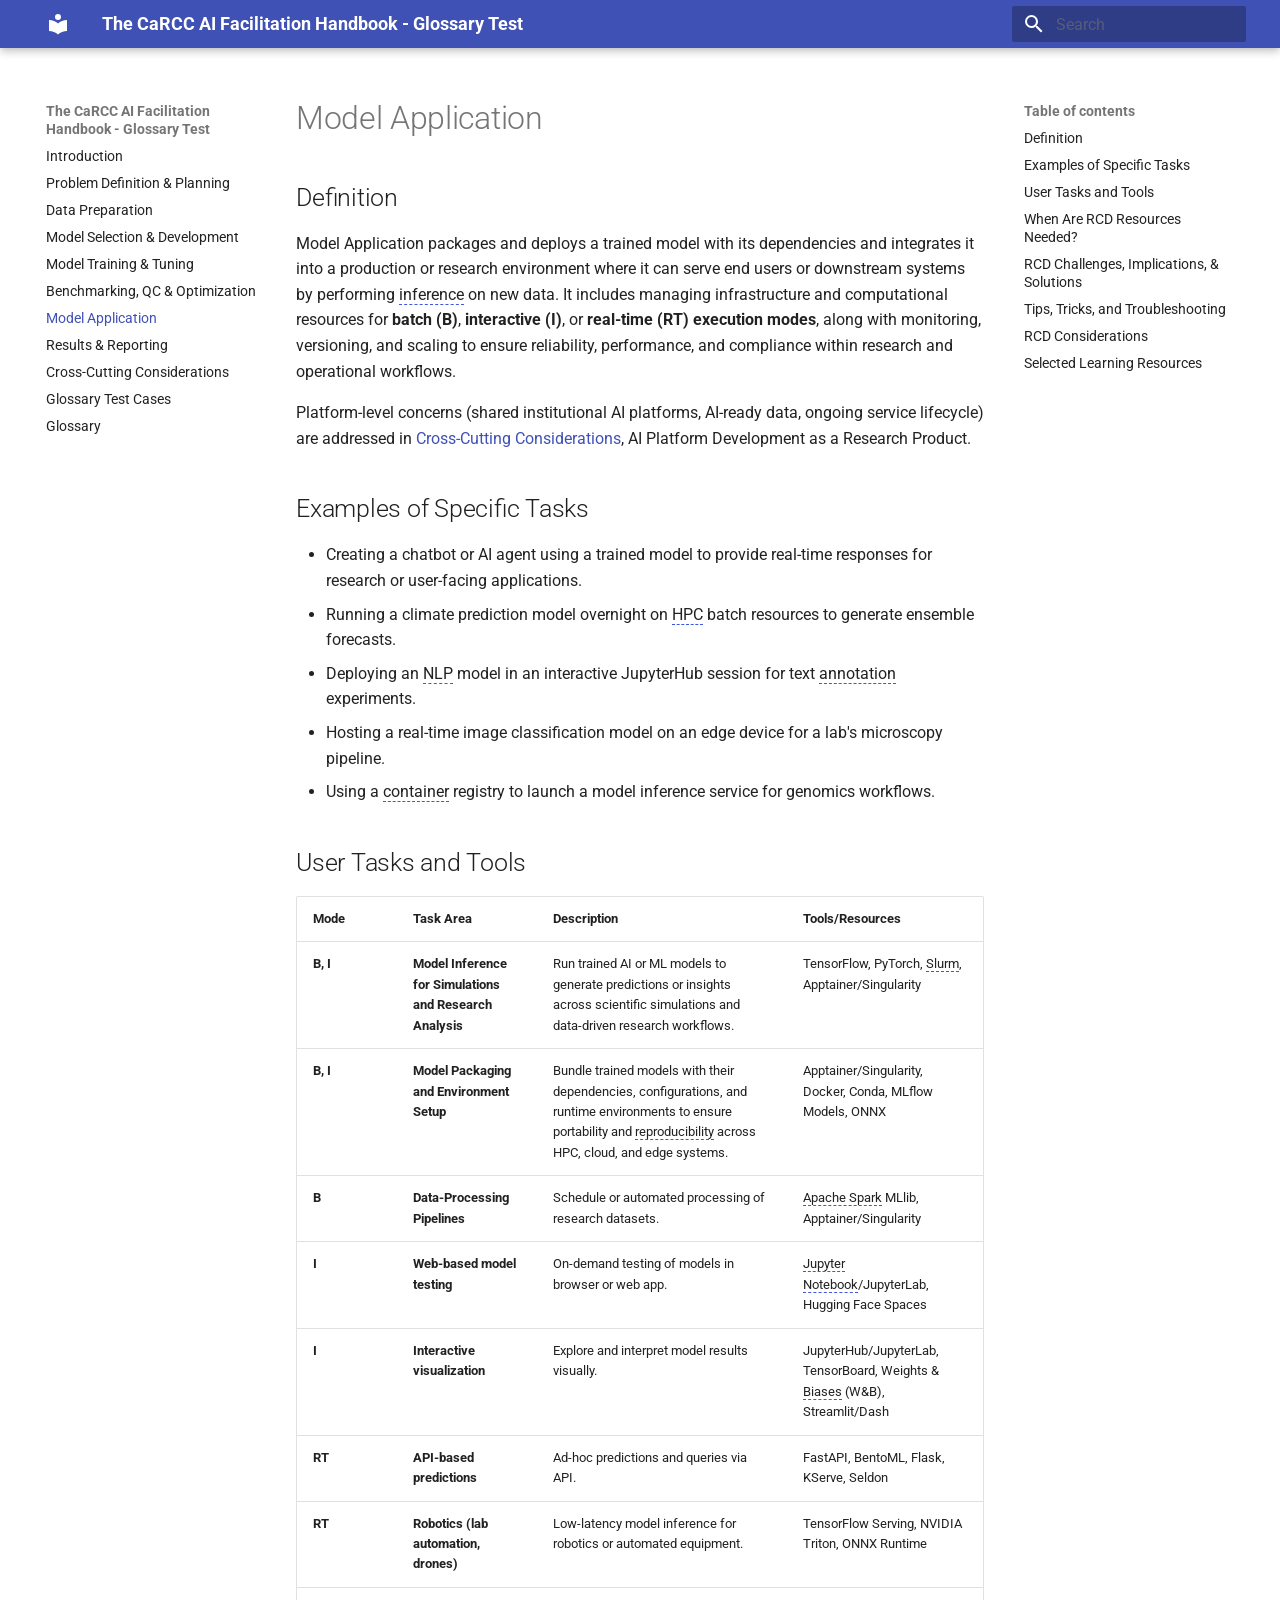
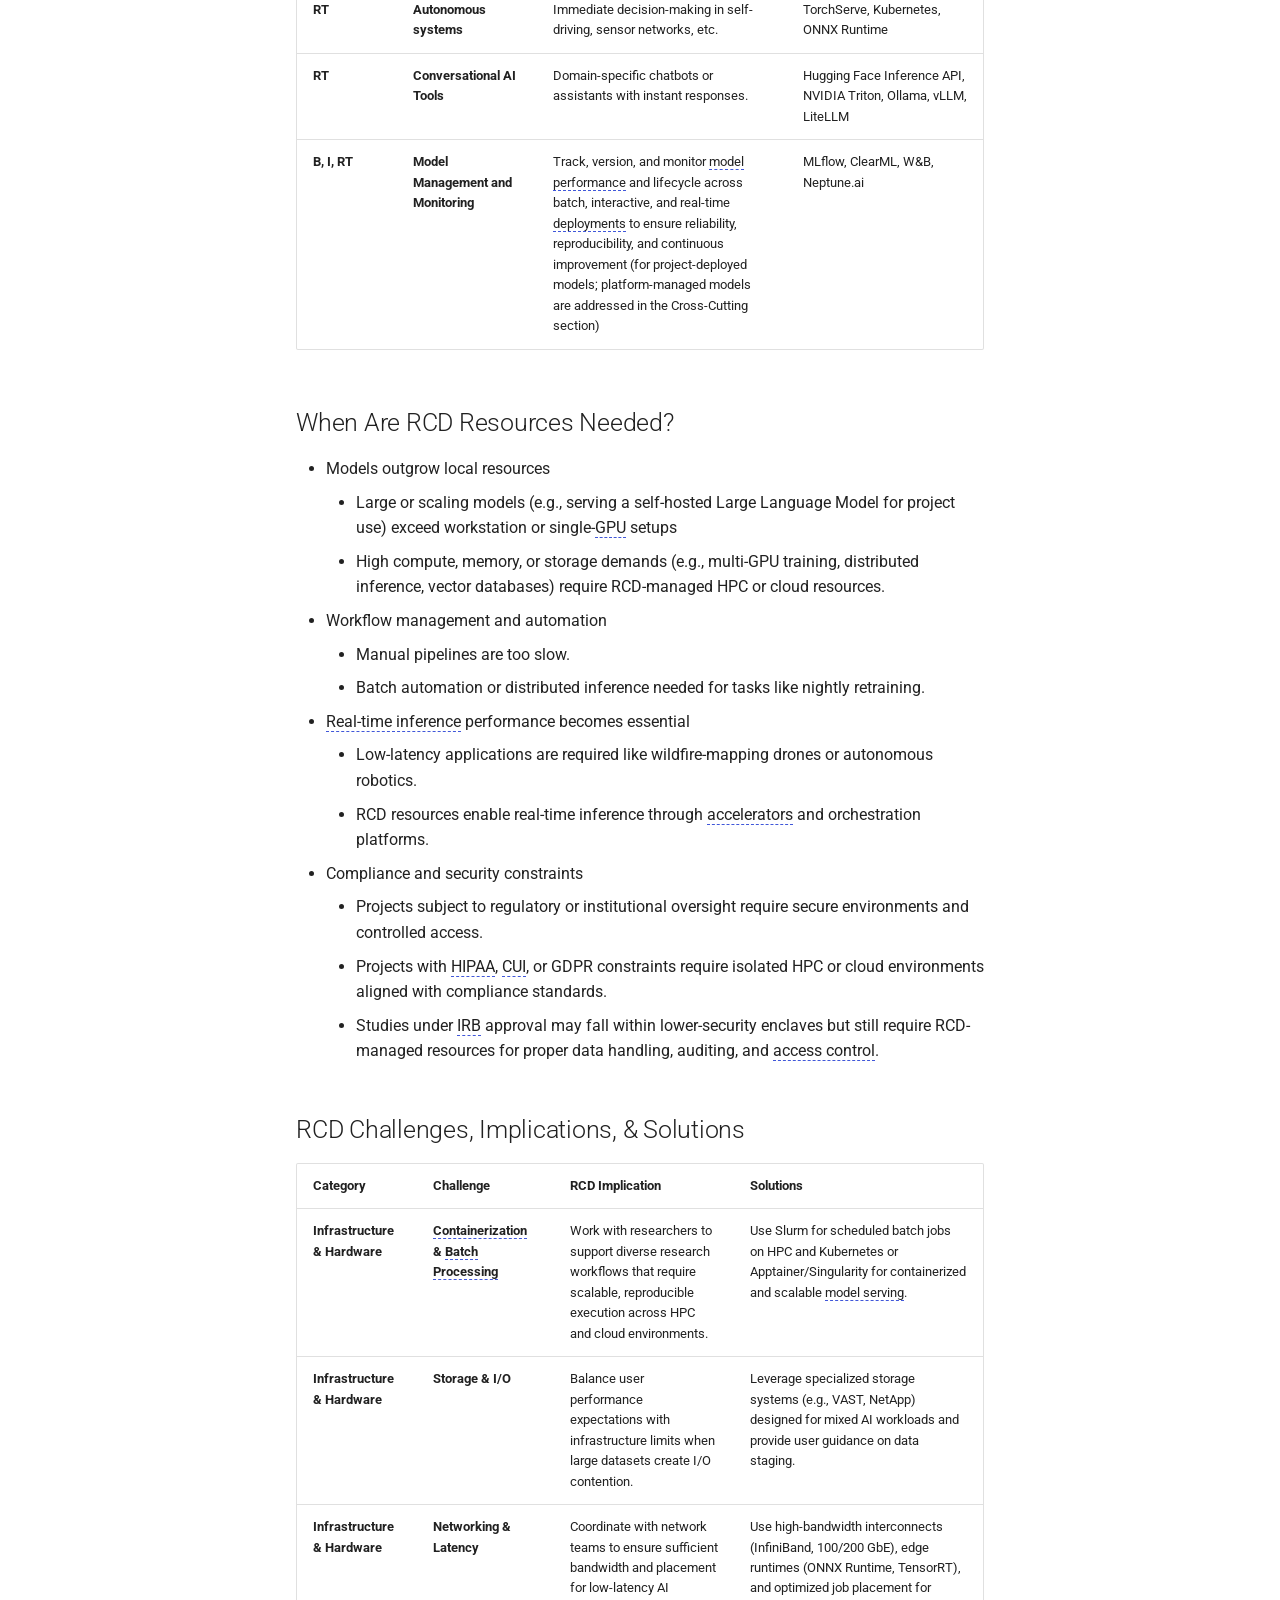
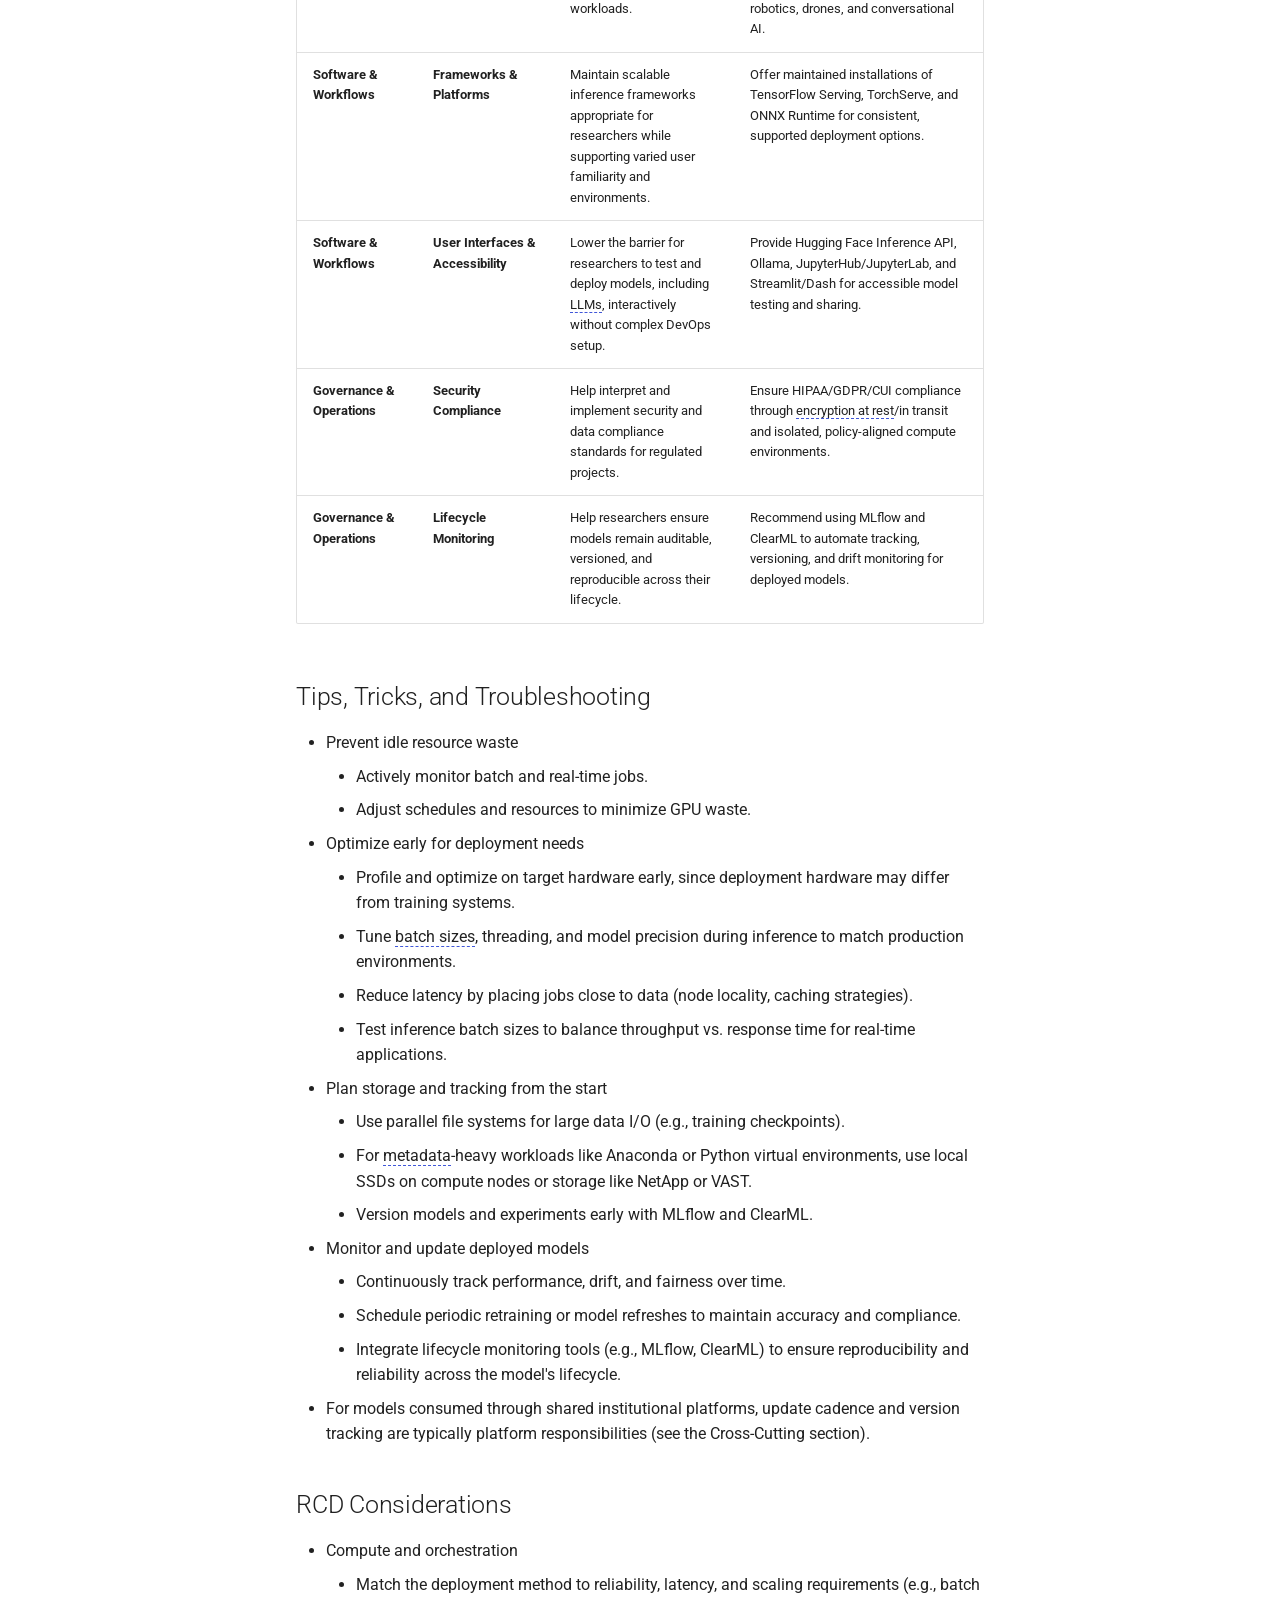
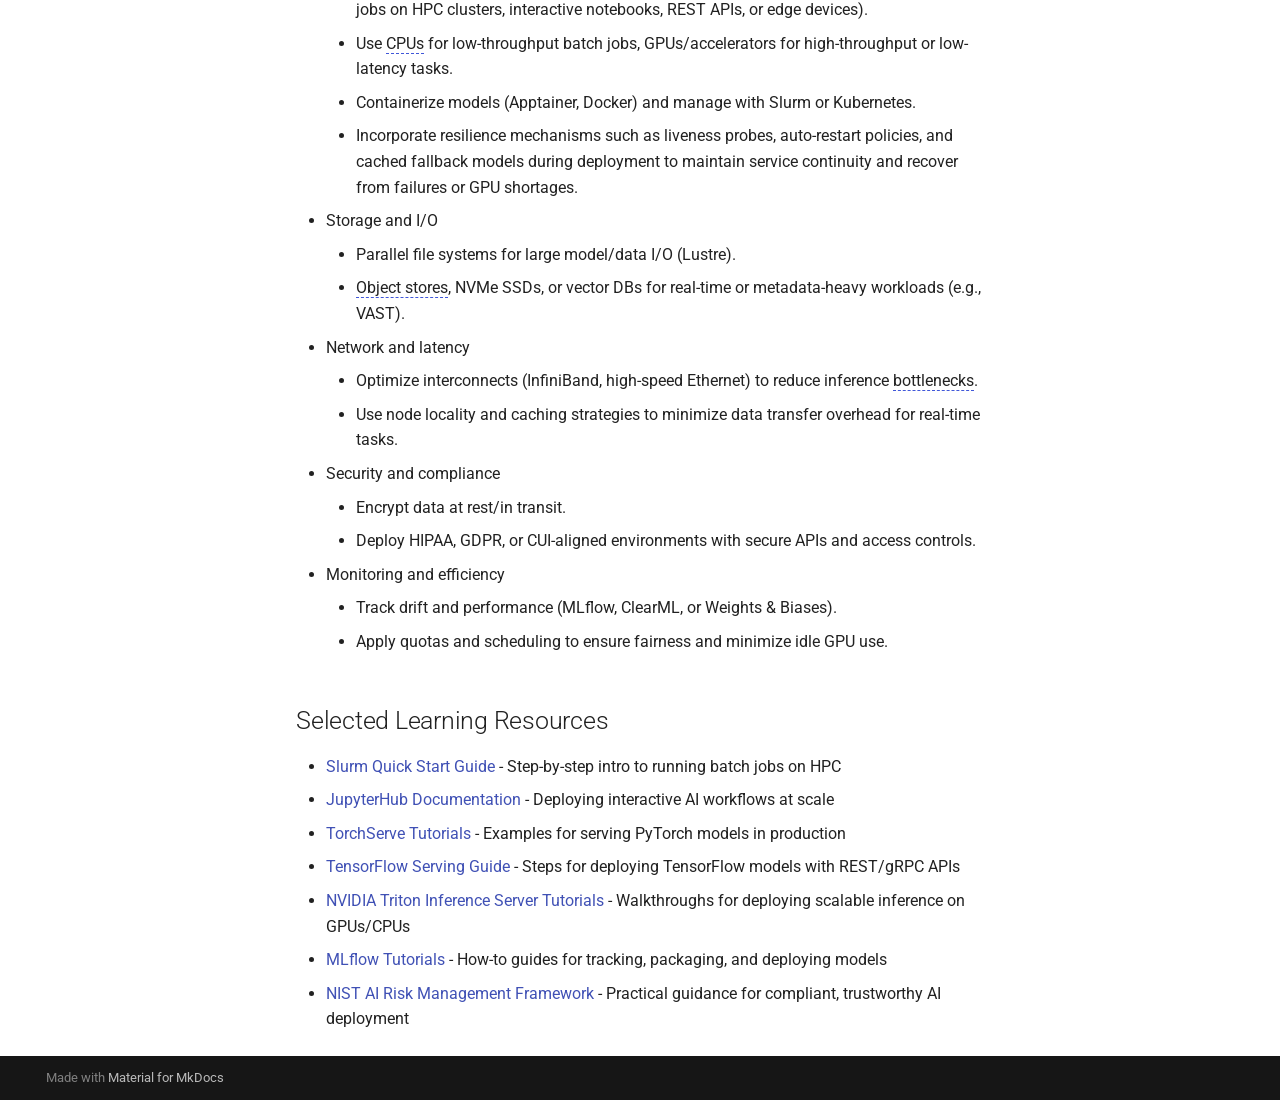
<file: model-application/index.html>
<!doctype html>
<html lang="en" class="no-js">
  <head>
    
      <meta charset="utf-8">
      <meta name="viewport" content="width=device-width,initial-scale=1">
      
      
      
      
        <link rel="prev" href="../benchmarking/">
      
      
        <link rel="next" href="../results-reporting/">
      
      
        
      
      
      <link rel="icon" href="../assets/images/favicon.png">
      <meta name="generator" content="mkdocs-1.6.1, mkdocs-material-9.7.7">
    
    
      
        <title>Model Application - The CaRCC AI Facilitation Handbook - Glossary Test</title>
      
    
    
      <link rel="stylesheet" href="../assets/stylesheets/main.ec1eaa64.min.css">
      
      


    
    
      
    
    
      
        
        
        <link rel="preconnect" href="https://fonts.gstatic.com" crossorigin>
        <link rel="stylesheet" href="https://fonts.googleapis.com/css?family=Roboto:300,300i,400,400i,700,700i%7CRoboto+Mono:400,400i,700,700i&display=fallback">
        <style>:root{--md-text-font:"Roboto";--md-code-font:"Roboto Mono"}</style>
      
    
    
      <link rel="stylesheet" href="../stylesheets/style.css">
    
    <script>__md_scope=new URL("..",location),__md_hash=e=>[...e].reduce(((e,_)=>(e<<5)-e+_.charCodeAt(0)),0),__md_get=(e,_=localStorage,t=__md_scope)=>JSON.parse(_.getItem(t.pathname+"."+e)),__md_set=(e,_,t=localStorage,a=__md_scope)=>{try{t.setItem(a.pathname+"."+e,JSON.stringify(_))}catch(e){}}</script>
    
      

    
    
  </head>
  
  
    <body dir="ltr">
  
    
    <input class="md-toggle" data-md-toggle="drawer" type="checkbox" id="__drawer" autocomplete="off">
    <input class="md-toggle" data-md-toggle="search" type="checkbox" id="__search" autocomplete="off">
    <label class="md-overlay" for="__drawer"></label>
    <div data-md-component="skip">
      
        
        <a href="#model-application" class="md-skip">
          Skip to content
        </a>
      
    </div>
    <div data-md-component="announce">
      
    </div>
    
    
      

  

<header class="md-header md-header--shadow" data-md-component="header">
  <nav class="md-header__inner md-grid" aria-label="Header">
    <a href=".." title="The CaRCC AI Facilitation Handbook - Glossary Test" class="md-header__button md-logo" aria-label="The CaRCC AI Facilitation Handbook - Glossary Test" data-md-component="logo">
      
  
  <svg xmlns="http://www.w3.org/2000/svg" viewBox="0 0 24 24"><path d="M12 8a3 3 0 0 0 3-3 3 3 0 0 0-3-3 3 3 0 0 0-3 3 3 3 0 0 0 3 3m0 3.54C9.64 9.35 6.5 8 3 8v11c3.5 0 6.64 1.35 9 3.54 2.36-2.19 5.5-3.54 9-3.54V8c-3.5 0-6.64 1.35-9 3.54"/></svg>

    </a>
    <label class="md-header__button md-icon" for="__drawer">
      
      <svg xmlns="http://www.w3.org/2000/svg" viewBox="0 0 24 24"><path d="M3 6h18v2H3zm0 5h18v2H3zm0 5h18v2H3z"/></svg>
    </label>
    <div class="md-header__title" data-md-component="header-title">
      <div class="md-header__ellipsis">
        <div class="md-header__topic">
          <span class="md-ellipsis">
            The CaRCC AI Facilitation Handbook - Glossary Test
          </span>
        </div>
        <div class="md-header__topic" data-md-component="header-topic">
          <span class="md-ellipsis">
            
              Model Application
            
          </span>
        </div>
      </div>
    </div>
    
    
      <script>var palette=__md_get("__palette");if(palette&&palette.color){if("(prefers-color-scheme)"===palette.color.media){var media=matchMedia("(prefers-color-scheme: light)"),input=document.querySelector(media.matches?"[data-md-color-media='(prefers-color-scheme: light)']":"[data-md-color-media='(prefers-color-scheme: dark)']");palette.color.media=input.getAttribute("data-md-color-media"),palette.color.scheme=input.getAttribute("data-md-color-scheme"),palette.color.primary=input.getAttribute("data-md-color-primary"),palette.color.accent=input.getAttribute("data-md-color-accent")}for(var[key,value]of Object.entries(palette.color))document.body.setAttribute("data-md-color-"+key,value)}</script>
    
    
    
      
      
        <label class="md-header__button md-icon" for="__search">
          
          <svg xmlns="http://www.w3.org/2000/svg" viewBox="0 0 24 24"><path d="M9.5 3A6.5 6.5 0 0 1 16 9.5c0 1.61-.59 3.09-1.56 4.23l.27.27h.79l5 5-1.5 1.5-5-5v-.79l-.27-.27A6.52 6.52 0 0 1 9.5 16 6.5 6.5 0 0 1 3 9.5 6.5 6.5 0 0 1 9.5 3m0 2C7 5 5 7 5 9.5S7 14 9.5 14 14 12 14 9.5 12 5 9.5 5"/></svg>
        </label>
        <div class="md-search" data-md-component="search" role="dialog">
  <label class="md-search__overlay" for="__search"></label>
  <div class="md-search__inner" role="search">
    <form class="md-search__form" name="search">
      <input type="text" class="md-search__input" name="query" aria-label="Search" placeholder="Search" autocapitalize="off" autocorrect="off" autocomplete="off" spellcheck="false" data-md-component="search-query" required>
      <label class="md-search__icon md-icon" for="__search">
        
        <svg xmlns="http://www.w3.org/2000/svg" viewBox="0 0 24 24"><path d="M9.5 3A6.5 6.5 0 0 1 16 9.5c0 1.61-.59 3.09-1.56 4.23l.27.27h.79l5 5-1.5 1.5-5-5v-.79l-.27-.27A6.52 6.52 0 0 1 9.5 16 6.5 6.5 0 0 1 3 9.5 6.5 6.5 0 0 1 9.5 3m0 2C7 5 5 7 5 9.5S7 14 9.5 14 14 12 14 9.5 12 5 9.5 5"/></svg>
        
        <svg xmlns="http://www.w3.org/2000/svg" viewBox="0 0 24 24"><path d="M20 11v2H8l5.5 5.5-1.42 1.42L4.16 12l7.92-7.92L13.5 5.5 8 11z"/></svg>
      </label>
      <nav class="md-search__options" aria-label="Search">
        
        <button type="reset" class="md-search__icon md-icon" title="Clear" aria-label="Clear" tabindex="-1">
          
          <svg xmlns="http://www.w3.org/2000/svg" viewBox="0 0 24 24"><path d="M19 6.41 17.59 5 12 10.59 6.41 5 5 6.41 10.59 12 5 17.59 6.41 19 12 13.41 17.59 19 19 17.59 13.41 12z"/></svg>
        </button>
      </nav>
      
    </form>
    <div class="md-search__output">
      <div class="md-search__scrollwrap" tabindex="0" data-md-scrollfix>
        <div class="md-search-result" data-md-component="search-result">
          <div class="md-search-result__meta">
            Initializing search
          </div>
          <ol class="md-search-result__list" role="presentation"></ol>
        </div>
      </div>
    </div>
  </div>
</div>
      
    
    
  </nav>
  
</header>
    
    <div class="md-container" data-md-component="container">
      
      
        
          
        
      
      <main class="md-main" data-md-component="main">
        <div class="md-main__inner md-grid">
          
            
              
              <div class="md-sidebar md-sidebar--primary" data-md-component="sidebar" data-md-type="navigation" >
                <div class="md-sidebar__scrollwrap">
                  <div class="md-sidebar__inner">
                    



<nav class="md-nav md-nav--primary" aria-label="Navigation" data-md-level="0">
  <label class="md-nav__title" for="__drawer">
    <a href=".." title="The CaRCC AI Facilitation Handbook - Glossary Test" class="md-nav__button md-logo" aria-label="The CaRCC AI Facilitation Handbook - Glossary Test" data-md-component="logo">
      
  
  <svg xmlns="http://www.w3.org/2000/svg" viewBox="0 0 24 24"><path d="M12 8a3 3 0 0 0 3-3 3 3 0 0 0-3-3 3 3 0 0 0-3 3 3 3 0 0 0 3 3m0 3.54C9.64 9.35 6.5 8 3 8v11c3.5 0 6.64 1.35 9 3.54 2.36-2.19 5.5-3.54 9-3.54V8c-3.5 0-6.64 1.35-9 3.54"/></svg>

    </a>
    The CaRCC AI Facilitation Handbook - Glossary Test
  </label>
  
  <ul class="md-nav__list" data-md-scrollfix>
    
      
      
  
  
  
  
    <li class="md-nav__item">
      <a href=".." class="md-nav__link">
        
  
  
  <span class="md-ellipsis">
    
  
    Introduction
  

    
  </span>
  
  

      </a>
    </li>
  

    
      
      
  
  
  
  
    <li class="md-nav__item">
      <a href="../problem-definition/" class="md-nav__link">
        
  
  
  <span class="md-ellipsis">
    
  
    Problem Definition & Planning
  

    
  </span>
  
  

      </a>
    </li>
  

    
      
      
  
  
  
  
    <li class="md-nav__item">
      <a href="../data-preparation/" class="md-nav__link">
        
  
  
  <span class="md-ellipsis">
    
  
    Data Preparation
  

    
  </span>
  
  

      </a>
    </li>
  

    
      
      
  
  
  
  
    <li class="md-nav__item">
      <a href="../model-selection/" class="md-nav__link">
        
  
  
  <span class="md-ellipsis">
    
  
    Model Selection & Development
  

    
  </span>
  
  

      </a>
    </li>
  

    
      
      
  
  
  
  
    <li class="md-nav__item">
      <a href="../model-training/" class="md-nav__link">
        
  
  
  <span class="md-ellipsis">
    
  
    Model Training & Tuning
  

    
  </span>
  
  

      </a>
    </li>
  

    
      
      
  
  
  
  
    <li class="md-nav__item">
      <a href="../benchmarking/" class="md-nav__link">
        
  
  
  <span class="md-ellipsis">
    
  
    Benchmarking, QC & Optimization
  

    
  </span>
  
  

      </a>
    </li>
  

    
      
      
  
  
    
  
  
  
    <li class="md-nav__item md-nav__item--active">
      
      <input class="md-nav__toggle md-toggle" type="checkbox" id="__toc">
      
      
        
      
      
        <label class="md-nav__link md-nav__link--active" for="__toc">
          
  
  
  <span class="md-ellipsis">
    
  
    Model Application
  

    
  </span>
  
  

          <span class="md-nav__icon md-icon"></span>
        </label>
      
      <a href="./" class="md-nav__link md-nav__link--active">
        
  
  
  <span class="md-ellipsis">
    
  
    Model Application
  

    
  </span>
  
  

      </a>
      
        

<nav class="md-nav md-nav--secondary" aria-label="Table of contents">
  
  
  
    
  
  
    <label class="md-nav__title" for="__toc">
      <span class="md-nav__icon md-icon"></span>
      Table of contents
    </label>
    <ul class="md-nav__list" data-md-component="toc" data-md-scrollfix>
      
        <li class="md-nav__item">
  <a href="#definition" class="md-nav__link">
    <span class="md-ellipsis">
      
        Definition
      
    </span>
  </a>
  
</li>
      
        <li class="md-nav__item">
  <a href="#examples-of-specific-tasks" class="md-nav__link">
    <span class="md-ellipsis">
      
        Examples of Specific Tasks
      
    </span>
  </a>
  
</li>
      
        <li class="md-nav__item">
  <a href="#user-tasks-and-tools" class="md-nav__link">
    <span class="md-ellipsis">
      
        User Tasks and Tools
      
    </span>
  </a>
  
</li>
      
        <li class="md-nav__item">
  <a href="#when-are-rcd-resources-needed" class="md-nav__link">
    <span class="md-ellipsis">
      
        When Are RCD Resources Needed?
      
    </span>
  </a>
  
</li>
      
        <li class="md-nav__item">
  <a href="#rcd-challenges-implications-solutions" class="md-nav__link">
    <span class="md-ellipsis">
      
        RCD Challenges, Implications, &amp; Solutions
      
    </span>
  </a>
  
</li>
      
        <li class="md-nav__item">
  <a href="#tips-tricks-and-troubleshooting" class="md-nav__link">
    <span class="md-ellipsis">
      
        Tips, Tricks, and Troubleshooting
      
    </span>
  </a>
  
</li>
      
        <li class="md-nav__item">
  <a href="#rcd-considerations" class="md-nav__link">
    <span class="md-ellipsis">
      
        RCD Considerations
      
    </span>
  </a>
  
</li>
      
        <li class="md-nav__item">
  <a href="#selected-learning-resources" class="md-nav__link">
    <span class="md-ellipsis">
      
        Selected Learning Resources
      
    </span>
  </a>
  
</li>
      
    </ul>
  
</nav>
      
    </li>
  

    
      
      
  
  
  
  
    <li class="md-nav__item">
      <a href="../results-reporting/" class="md-nav__link">
        
  
  
  <span class="md-ellipsis">
    
  
    Results & Reporting
  

    
  </span>
  
  

      </a>
    </li>
  

    
      
      
  
  
  
  
    <li class="md-nav__item">
      <a href="../cross-cutting/" class="md-nav__link">
        
  
  
  <span class="md-ellipsis">
    
  
    Cross-Cutting Considerations
  

    
  </span>
  
  

      </a>
    </li>
  

    
      
      
  
  
  
  
    <li class="md-nav__item">
      <a href="../tests/" class="md-nav__link">
        
  
  
  <span class="md-ellipsis">
    
  
    Glossary Test Cases
  

    
  </span>
  
  

      </a>
    </li>
  

    
      
      
  
  
  
  
    <li class="md-nav__item">
      <a href="../glossary/" class="md-nav__link">
        
  
  
  <span class="md-ellipsis">
    
  
    Glossary
  

    
  </span>
  
  

      </a>
    </li>
  

    
  </ul>
</nav>
                  </div>
                </div>
              </div>
            
            
              
              <div class="md-sidebar md-sidebar--secondary" data-md-component="sidebar" data-md-type="toc" >
                <div class="md-sidebar__scrollwrap">
                  <div class="md-sidebar__inner">
                    

<nav class="md-nav md-nav--secondary" aria-label="Table of contents">
  
  
  
    
  
  
    <label class="md-nav__title" for="__toc">
      <span class="md-nav__icon md-icon"></span>
      Table of contents
    </label>
    <ul class="md-nav__list" data-md-component="toc" data-md-scrollfix>
      
        <li class="md-nav__item">
  <a href="#definition" class="md-nav__link">
    <span class="md-ellipsis">
      
        Definition
      
    </span>
  </a>
  
</li>
      
        <li class="md-nav__item">
  <a href="#examples-of-specific-tasks" class="md-nav__link">
    <span class="md-ellipsis">
      
        Examples of Specific Tasks
      
    </span>
  </a>
  
</li>
      
        <li class="md-nav__item">
  <a href="#user-tasks-and-tools" class="md-nav__link">
    <span class="md-ellipsis">
      
        User Tasks and Tools
      
    </span>
  </a>
  
</li>
      
        <li class="md-nav__item">
  <a href="#when-are-rcd-resources-needed" class="md-nav__link">
    <span class="md-ellipsis">
      
        When Are RCD Resources Needed?
      
    </span>
  </a>
  
</li>
      
        <li class="md-nav__item">
  <a href="#rcd-challenges-implications-solutions" class="md-nav__link">
    <span class="md-ellipsis">
      
        RCD Challenges, Implications, &amp; Solutions
      
    </span>
  </a>
  
</li>
      
        <li class="md-nav__item">
  <a href="#tips-tricks-and-troubleshooting" class="md-nav__link">
    <span class="md-ellipsis">
      
        Tips, Tricks, and Troubleshooting
      
    </span>
  </a>
  
</li>
      
        <li class="md-nav__item">
  <a href="#rcd-considerations" class="md-nav__link">
    <span class="md-ellipsis">
      
        RCD Considerations
      
    </span>
  </a>
  
</li>
      
        <li class="md-nav__item">
  <a href="#selected-learning-resources" class="md-nav__link">
    <span class="md-ellipsis">
      
        Selected Learning Resources
      
    </span>
  </a>
  
</li>
      
    </ul>
  
</nav>
                  </div>
                </div>
              </div>
            
          
          
            <div class="md-content" data-md-component="content">
              
              <article class="md-content__inner md-typeset">
                
                  



<h1 id="model-application">Model Application</h1>
<h2 id="definition">Definition</h2>
<p>Model Application packages and deploys a trained model with its dependencies and
integrates it into a production or research environment where it can serve end
users or downstream systems by performing <a class="glossary-link" href="../glossary/#inference"><abbr title="The process of using a trained AI model to generate predictions or results from new data. [...]">inference</abbr></a> on new data. It includes
managing infrastructure and computational resources for <strong>batch (B)</strong>,
<strong>interactive (I)</strong>, or <strong>real-time (RT) execution modes</strong>, along with
monitoring, versioning, and scaling to ensure reliability, performance, and
compliance within research and operational workflows.</p>
<p>Platform-level concerns (shared institutional AI platforms, AI-ready data,
ongoing service lifecycle) are addressed in <a href="../cross-cutting/">Cross-Cutting
Considerations</a>, AI Platform Development as a Research
Product.</p>
<h2 id="examples-of-specific-tasks">Examples of Specific Tasks</h2>
<ul>
<li>Creating a chatbot or AI agent using a trained model to provide real-time
  responses for research or user-facing applications.</li>
<li>Running a climate prediction model overnight on <a class="glossary-link" href="../glossary/#hpc"><abbr title="High-performance computing (HPC) refers to computing infrastructure designed to process large or complex workloads using powerful systems, parallelism, and specialized resources.">HPC</abbr></a> batch resources to
  generate ensemble forecasts.</li>
<li>Deploying an <a class="glossary-link" href="../glossary/#nlp"><abbr title="Natural language processing (NLP) refers to methods for analyzing and processing human language in text or speech data.">NLP</abbr></a> model in an interactive JupyterHub session for text
  <a class="glossary-link" href="../glossary/#annotation"><abbr title="The process of adding labels, categories, metadata, or other descriptive information to data.">annotation</abbr></a> experiments.</li>
<li>Hosting a real-time image classification model on an edge device for a lab's
  microscopy pipeline.</li>
<li>Using a <a class="glossary-link" href="../glossary/#container"><abbr title="A portable, packaged software environment containing code, dependencies, and configuration needed to run an application or workflow consistently across computing systems. [...]">container</abbr></a> registry to launch a model inference service for genomics
  workflows.</li>
</ul>
<h2 id="user-tasks-and-tools">User Tasks and Tools</h2>
<table>
<thead>
<tr>
<th>Mode</th>
<th>Task Area</th>
<th>Description</th>
<th>Tools/Resources</th>
</tr>
</thead>
<tbody>
<tr>
<td><strong>B, I</strong></td>
<td><strong>Model Inference for Simulations and Research Analysis</strong></td>
<td>Run trained AI or ML models to generate predictions or insights across scientific simulations and data-driven research workflows.</td>
<td>TensorFlow, PyTorch, <a class="glossary-link" href="../glossary/#slurm"><abbr title="A workload manager and job scheduler commonly used on HPC clusters to allocate resources and run batch jobs.">Slurm</abbr></a>, Apptainer/Singularity</td>
</tr>
<tr>
<td><strong>B, I</strong></td>
<td><strong>Model Packaging and Environment Setup</strong></td>
<td>Bundle trained models with their dependencies, configurations, and runtime environments to ensure portability and <a class="glossary-link" href="../glossary/#reproducibility"><abbr title="The ability to recreate computational research results by repeating a documented workflow with the same data or inputs. [...]">reproducibility</abbr></a> across HPC, cloud, and edge systems.</td>
<td>Apptainer/Singularity, Docker, Conda, MLflow Models, ONNX</td>
</tr>
<tr>
<td><strong>B</strong></td>
<td><strong>Data-Processing Pipelines</strong></td>
<td>Schedule or automated processing of research datasets.</td>
<td><a class="glossary-link" href="../glossary/#apache-spark"><abbr title="A distributed computing framework used to process large datasets across multiple machines or cores.">Apache Spark</abbr></a> MLlib, Apptainer/Singularity</td>
</tr>
<tr>
<td><strong>I</strong></td>
<td><strong>Web-based model testing</strong></td>
<td>On-demand testing of models in browser or web app.</td>
<td><a class="glossary-link" href="../glossary/#jupyter-notebook"><abbr title="An interactive document that combines executable code, outputs, visualizations, and explanatory text.">Jupyter Notebook</abbr></a>/JupyterLab, Hugging Face Spaces</td>
</tr>
<tr>
<td><strong>I</strong></td>
<td><strong>Interactive visualization</strong></td>
<td>Explore and interpret model results visually.</td>
<td>JupyterHub/JupyterLab, TensorBoard, Weights &amp; <a class="glossary-link" href="../glossary/#bias"><abbr title="Systematic distortion or error in data, methods, or model results that can affect accuracy or produce unfair outcomes. [...]">Biases</abbr></a> (W&amp;B), Streamlit/Dash</td>
</tr>
<tr>
<td><strong>RT</strong></td>
<td><strong>API-based predictions</strong></td>
<td>Ad-hoc predictions and queries via API.</td>
<td>FastAPI, BentoML, Flask, KServe, Seldon</td>
</tr>
<tr>
<td><strong>RT</strong></td>
<td><strong>Robotics (lab automation, drones)</strong></td>
<td>Low-latency model inference for robotics or automated equipment.</td>
<td>TensorFlow Serving, NVIDIA Triton, ONNX Runtime</td>
</tr>
<tr>
<td><strong>RT</strong></td>
<td><strong>Autonomous systems</strong></td>
<td>Immediate decision-making in self-driving, sensor networks, etc.</td>
<td>TorchServe, Kubernetes, ONNX Runtime</td>
</tr>
<tr>
<td><strong>RT</strong></td>
<td><strong>Conversational AI Tools</strong></td>
<td>Domain-specific chatbots or assistants with instant responses.</td>
<td>Hugging Face Inference API, NVIDIA Triton, Ollama, vLLM, LiteLLM</td>
</tr>
<tr>
<td><strong>B, I, RT</strong></td>
<td><strong>Model Management and Monitoring</strong></td>
<td>Track, version, and monitor <a class="glossary-link" href="../glossary/#model-performance"><abbr title="The degree to which a model performs as intended, assessed using metrics appropriate to the model type, intended use, and evaluation context.">model performance</abbr></a> and lifecycle across batch, interactive, and real-time <a class="glossary-link" href="../glossary/#deployment"><abbr title="The process of making a trained AI model available for use in a research workflow or application. [...]">deployments</abbr></a> to ensure reliability, reproducibility, and continuous improvement (for project-deployed models; platform-managed models are addressed in the Cross-Cutting section)</td>
<td>MLflow, ClearML, W&amp;B, Neptune.ai</td>
</tr>
</tbody>
</table>
<h2 id="when-are-rcd-resources-needed">When Are RCD Resources Needed?</h2>
<ul>
<li>Models outgrow local resources<ul>
<li>Large or scaling models (e.g., serving a self-hosted Large Language Model
  for project use) exceed workstation or single-<a class="glossary-link" href="../glossary/#gpu"><abbr title="A graphics processing unit (GPU) is a processor capable of performing many operations in parallel and is often used for machine learning workloads.">GPU</abbr></a> setups</li>
<li>High compute, memory, or storage demands (e.g., multi-GPU training,
  distributed inference, vector databases) require RCD-managed HPC or cloud
  resources.</li>
</ul>
</li>
<li>Workflow management and automation<ul>
<li>Manual pipelines are too slow.</li>
<li>Batch automation or distributed inference needed for tasks like nightly
  retraining.</li>
</ul>
</li>
<li><a class="glossary-link" href="../glossary/#real-time-inference"><abbr title="Using a trained AI model to produce results within an application's response-time requirements. [...]">Real-time inference</abbr></a> performance becomes essential<ul>
<li>Low-latency applications are required like wildfire-mapping drones or
  autonomous robotics.</li>
<li>RCD resources enable real-time inference through <a class="glossary-link" href="../glossary/#accelerator"><abbr title="Specialized hardware, such as a GPU or other device, designed to speed up particular computations.">accelerators</abbr></a> and
  orchestration platforms.</li>
</ul>
</li>
<li>Compliance and security constraints<ul>
<li>Projects subject to regulatory or institutional oversight require secure
  environments and controlled access.</li>
<li>Projects with <a class="glossary-link" href="../glossary/#hipaa"><abbr title="The Health Insurance Portability and Accountability Act (HIPAA) is a U.S. [...]">HIPAA</abbr></a>, <a class="glossary-link" href="../glossary/#cui"><abbr title="Controlled unclassified information (CUI) is U.S. [...]">CUI</abbr></a>, or GDPR constraints require isolated HPC or
  cloud environments aligned with compliance standards.</li>
<li>Studies under <a class="glossary-link" href="../glossary/#irb"><abbr title="An institutional review board (IRB) is a committee that reviews and oversees research involving human subjects to confirm that it meets ethical and regulatory requirements. [...]">IRB</abbr></a> approval may fall within lower-security enclaves but
  still require RCD-managed resources for proper data handling, auditing,
  and <a class="glossary-link" href="../glossary/#access-control"><abbr title="Policies, technologies, and procedures that determine who or what may access resources, under which conditions, and what actions are permitted. [...]">access control</abbr></a>.</li>
</ul>
</li>
</ul>
<h2 id="rcd-challenges-implications-solutions">RCD Challenges, Implications, &amp; Solutions</h2>
<table>
<thead>
<tr>
<th>Category</th>
<th>Challenge</th>
<th>RCD Implication</th>
<th>Solutions</th>
</tr>
</thead>
<tbody>
<tr>
<td><strong>Infrastructure &amp; Hardware</strong></td>
<td><strong><a class="glossary-link" href="../glossary/#containerization"><abbr title="Packaging software together with the dependencies it needs so that it runs consistently across computing systems. [...]">Containerization</abbr></a> &amp; <a class="glossary-link" href="../glossary/#batch-processing"><abbr title="Running computing tasks without continuous user interaction, often through a job scheduler. [...]">Batch Processing</abbr></a></strong></td>
<td>Work with researchers to support diverse research workflows that require scalable, reproducible execution across HPC and cloud environments.</td>
<td>Use Slurm for scheduled batch jobs on HPC and Kubernetes or Apptainer/Singularity for containerized and scalable <a class="glossary-link" href="../glossary/#model-serving"><abbr title="Making a trained AI model available for inference. [...]">model serving</abbr></a>.</td>
</tr>
<tr>
<td><strong>Infrastructure &amp; Hardware</strong></td>
<td><strong>Storage &amp; I/O</strong></td>
<td>Balance user performance expectations with infrastructure limits when large datasets create I/O contention.</td>
<td>Leverage specialized storage systems (e.g., VAST, NetApp) designed for mixed AI workloads and provide user guidance on data staging.</td>
</tr>
<tr>
<td><strong>Infrastructure &amp; Hardware</strong></td>
<td><strong>Networking &amp; Latency</strong></td>
<td>Coordinate with network teams to ensure sufficient bandwidth and placement for low-latency AI workloads.</td>
<td>Use high-bandwidth interconnects (InfiniBand, 100/200 GbE), edge runtimes (ONNX Runtime, TensorRT), and optimized job placement for robotics, drones, and conversational AI.</td>
</tr>
<tr>
<td><strong>Software &amp; Workflows</strong></td>
<td><strong>Frameworks &amp; Platforms</strong></td>
<td>Maintain scalable inference frameworks appropriate for researchers while supporting varied user familiarity and environments.</td>
<td>Offer maintained installations of TensorFlow Serving, TorchServe, and ONNX Runtime for consistent, supported deployment options.</td>
</tr>
<tr>
<td><strong>Software &amp; Workflows</strong></td>
<td><strong>User Interfaces &amp; Accessibility</strong></td>
<td>Lower the barrier for researchers to test and deploy models, including <a class="glossary-link" href="../glossary/#llm"><abbr title="A large language model (LLM) is trained on large collections of text to interpret and generate natural language. [...]">LLMs</abbr></a>, interactively without complex DevOps setup.</td>
<td>Provide Hugging Face Inference API, Ollama, JupyterHub/JupyterLab, and Streamlit/Dash for accessible model testing and sharing.</td>
</tr>
<tr>
<td><strong>Governance &amp; Operations</strong></td>
<td><strong>Security Compliance</strong></td>
<td>Help interpret and implement security and data compliance standards for regulated projects.</td>
<td>Ensure HIPAA/GDPR/CUI compliance through <a class="glossary-link" href="../glossary/#encryption-at-rest"><abbr title="Protecting stored data through encryption.">encryption at rest</abbr></a>/in transit and isolated, policy-aligned compute environments.</td>
</tr>
<tr>
<td><strong>Governance &amp; Operations</strong></td>
<td><strong>Lifecycle Monitoring</strong></td>
<td>Help researchers ensure models remain auditable, versioned, and reproducible across their lifecycle.</td>
<td>Recommend using MLflow and ClearML to automate tracking, versioning, and drift monitoring for deployed models.</td>
</tr>
</tbody>
</table>
<h2 id="tips-tricks-and-troubleshooting">Tips, Tricks, and Troubleshooting</h2>
<ul>
<li>Prevent idle resource waste<ul>
<li>Actively monitor batch and real-time jobs.</li>
<li>Adjust schedules and resources to minimize GPU waste.</li>
</ul>
</li>
<li>Optimize early for deployment needs<ul>
<li>Profile and optimize on target hardware early, since deployment hardware
  may differ from training systems.</li>
<li>Tune <a class="glossary-link" href="../glossary/#batch-size"><abbr title="The number of training examples a model processes before its parameters are updated. [...]">batch sizes</abbr></a>, threading, and model precision during inference to match
  production environments.</li>
<li>Reduce latency by placing jobs close to data (node locality, caching
  strategies).</li>
<li>Test inference batch sizes to balance throughput vs. response time for
  real-time applications.</li>
</ul>
</li>
<li>Plan storage and tracking from the start<ul>
<li>Use parallel file systems for large data I/O (e.g., training checkpoints).</li>
<li>For <a class="glossary-link" href="../glossary/#metadata"><abbr title="Information that describes data, such as its origin, format, contents, collection conditions, ownership, or processing history.">metadata</abbr></a>-heavy workloads like Anaconda or Python virtual environments,
  use local SSDs on compute nodes or storage like NetApp or VAST.</li>
<li>Version models and experiments early with MLflow and ClearML.</li>
</ul>
</li>
<li>Monitor and update deployed models<ul>
<li>Continuously track performance, drift, and fairness over time.</li>
<li>Schedule periodic retraining or model refreshes to maintain accuracy and
  compliance.</li>
<li>Integrate lifecycle monitoring tools (e.g., MLflow, ClearML) to ensure
  reproducibility and reliability across the model's lifecycle.</li>
</ul>
</li>
<li>For models consumed through shared institutional platforms, update cadence and
  version tracking are typically platform responsibilities (see the
  Cross-Cutting section).</li>
</ul>
<h2 id="rcd-considerations">RCD Considerations</h2>
<ul>
<li>Compute and orchestration<ul>
<li>Match the deployment method to reliability, latency, and scaling
  requirements (e.g., batch jobs on HPC clusters, interactive notebooks,
  REST APIs, or edge devices).</li>
<li>Use <a class="glossary-link" href="../glossary/#cpu"><abbr title="A central processing unit (CPU) is the general-purpose processor used to execute program instructions.">CPUs</abbr></a> for low-throughput batch jobs, GPUs/accelerators for
  high-throughput or low-latency tasks.</li>
<li>Containerize models (Apptainer, Docker) and manage with Slurm or
  Kubernetes.</li>
<li>Incorporate resilience mechanisms such as liveness probes, auto-restart
  policies, and cached fallback models during deployment to maintain service
  continuity and recover from failures or GPU shortages.</li>
</ul>
</li>
<li>Storage and I/O<ul>
<li>Parallel file systems for large model/data I/O (Lustre).</li>
<li><a class="glossary-link" href="../glossary/#object-store"><abbr title="A storage system that manages data as objects, typically containing data, metadata, and a unique identifier rather than a traditional hierarchical file path.">Object stores</abbr></a>, NVMe SSDs, or vector DBs for real-time or metadata-heavy
  workloads (e.g., VAST).</li>
</ul>
</li>
<li>Network and latency<ul>
<li>Optimize interconnects (InfiniBand, high-speed Ethernet) to reduce
  inference <a class="glossary-link" href="../glossary/#bottleneck"><abbr title="A component or step that limits the overall speed, scale, or performance of a workflow.">bottlenecks</abbr></a>.</li>
<li>Use node locality and caching strategies to minimize data transfer
  overhead for real-time tasks.</li>
</ul>
</li>
<li>Security and compliance<ul>
<li>Encrypt data at rest/in transit.</li>
<li>Deploy HIPAA, GDPR, or CUI-aligned environments with secure APIs and
  access controls.</li>
</ul>
</li>
<li>Monitoring and efficiency<ul>
<li>Track drift and performance (MLflow, ClearML, or Weights &amp; Biases).</li>
<li>Apply quotas and scheduling to ensure fairness and minimize idle GPU use.</li>
</ul>
</li>
</ul>
<h2 id="selected-learning-resources">Selected Learning Resources</h2>
<ul>
<li><a href="https://slurm.schedmd.com/quickstart.html">Slurm Quick Start Guide</a> -
  Step-by-step intro to running batch jobs on HPC</li>
<li><a href="https://jupyterhub.readthedocs.io/en/stable/">JupyterHub Documentation</a> -
  Deploying interactive AI workflows at scale</li>
<li><a href="https://pytorch.org/serve/tutorials.html">TorchServe Tutorials</a> - Examples
  for serving PyTorch models in production</li>
<li><a href="https://www.tensorflow.org/tfx/guide/serving">TensorFlow Serving Guide</a> -
  Steps for deploying TensorFlow models with REST/gRPC APIs</li>
<li><a href="https://developer.nvidia.com/nvidia-triton-inference-server">NVIDIA Triton Inference Server
  Tutorials</a> -
  Walkthroughs for deploying scalable inference on GPUs/CPUs</li>
<li><a href="https://mlflow.org/docs/latest/tutorials-and-examples/index.html">MLflow
  Tutorials</a> -
  How-to guides for tracking, packaging, and deploying models</li>
<li><a href="https://www.nist.gov/itl/ai-risk-management-framework">NIST AI Risk Management
  Framework</a> - Practical
  guidance for compliant, trustworthy AI deployment</li>
</ul>
<!--
Generated: Oct 23, 2026

Glossary behavior for terms listed in this file:
Terms are matched wherever they appear in the handbook.
By default, only the first occurrence of each glossary entry on a page is highlighted.
Terms are not highlighted in headings, table header cells, existing links, reference footnotes, or on the full glossary page.

Definitions appear as tooltips on hover on desktop.
Format: *[term]: definition
Case variants each need their own line.
Plural variants each need their own line.

The tooltip definition must match the beginning of the full definition in glossary.md.
Do not manually edit this file.
-->












                
              </article>
            </div>
          
          
<script>var target=document.getElementById(location.hash.slice(1));target&&target.name&&(target.checked=target.name.startsWith("__tabbed_"))</script>
        </div>
        
      </main>
      
        <footer class="md-footer">
  
  <div class="md-footer-meta md-typeset">
    <div class="md-footer-meta__inner md-grid">
      <div class="md-copyright">
  
  
    Made with
    <a href="https://squidfunk.github.io/mkdocs-material/" target="_blank" rel="noopener">
      Material for MkDocs
    </a>
  
</div>
      
    </div>
  </div>
</footer>
      
    </div>
    <div class="md-dialog" data-md-component="dialog">
      <div class="md-dialog__inner md-typeset"></div>
    </div>
    
    
    
      
      
      <script id="__config" type="application/json">{"annotate": null, "base": "..", "features": ["content.tooltips"], "search": "../assets/javascripts/workers/search.2c215733.min.js", "tags": null, "translations": {"clipboard.copied": "Copied to clipboard", "clipboard.copy": "Copy to clipboard", "search.result.more.one": "1 more on this page", "search.result.more.other": "# more on this page", "search.result.none": "No matching documents", "search.result.one": "1 matching document", "search.result.other": "# matching documents", "search.result.placeholder": "Type to start searching", "search.result.term.missing": "Missing", "select.version": "Select version"}, "version": null}</script>
    
    
      <script src="../assets/javascripts/bundle.d7400e89.min.js"></script>
      
        <script src="../javascripts/glossary_tooltips.js"></script>
      
    
  </body>
</html>
</file>
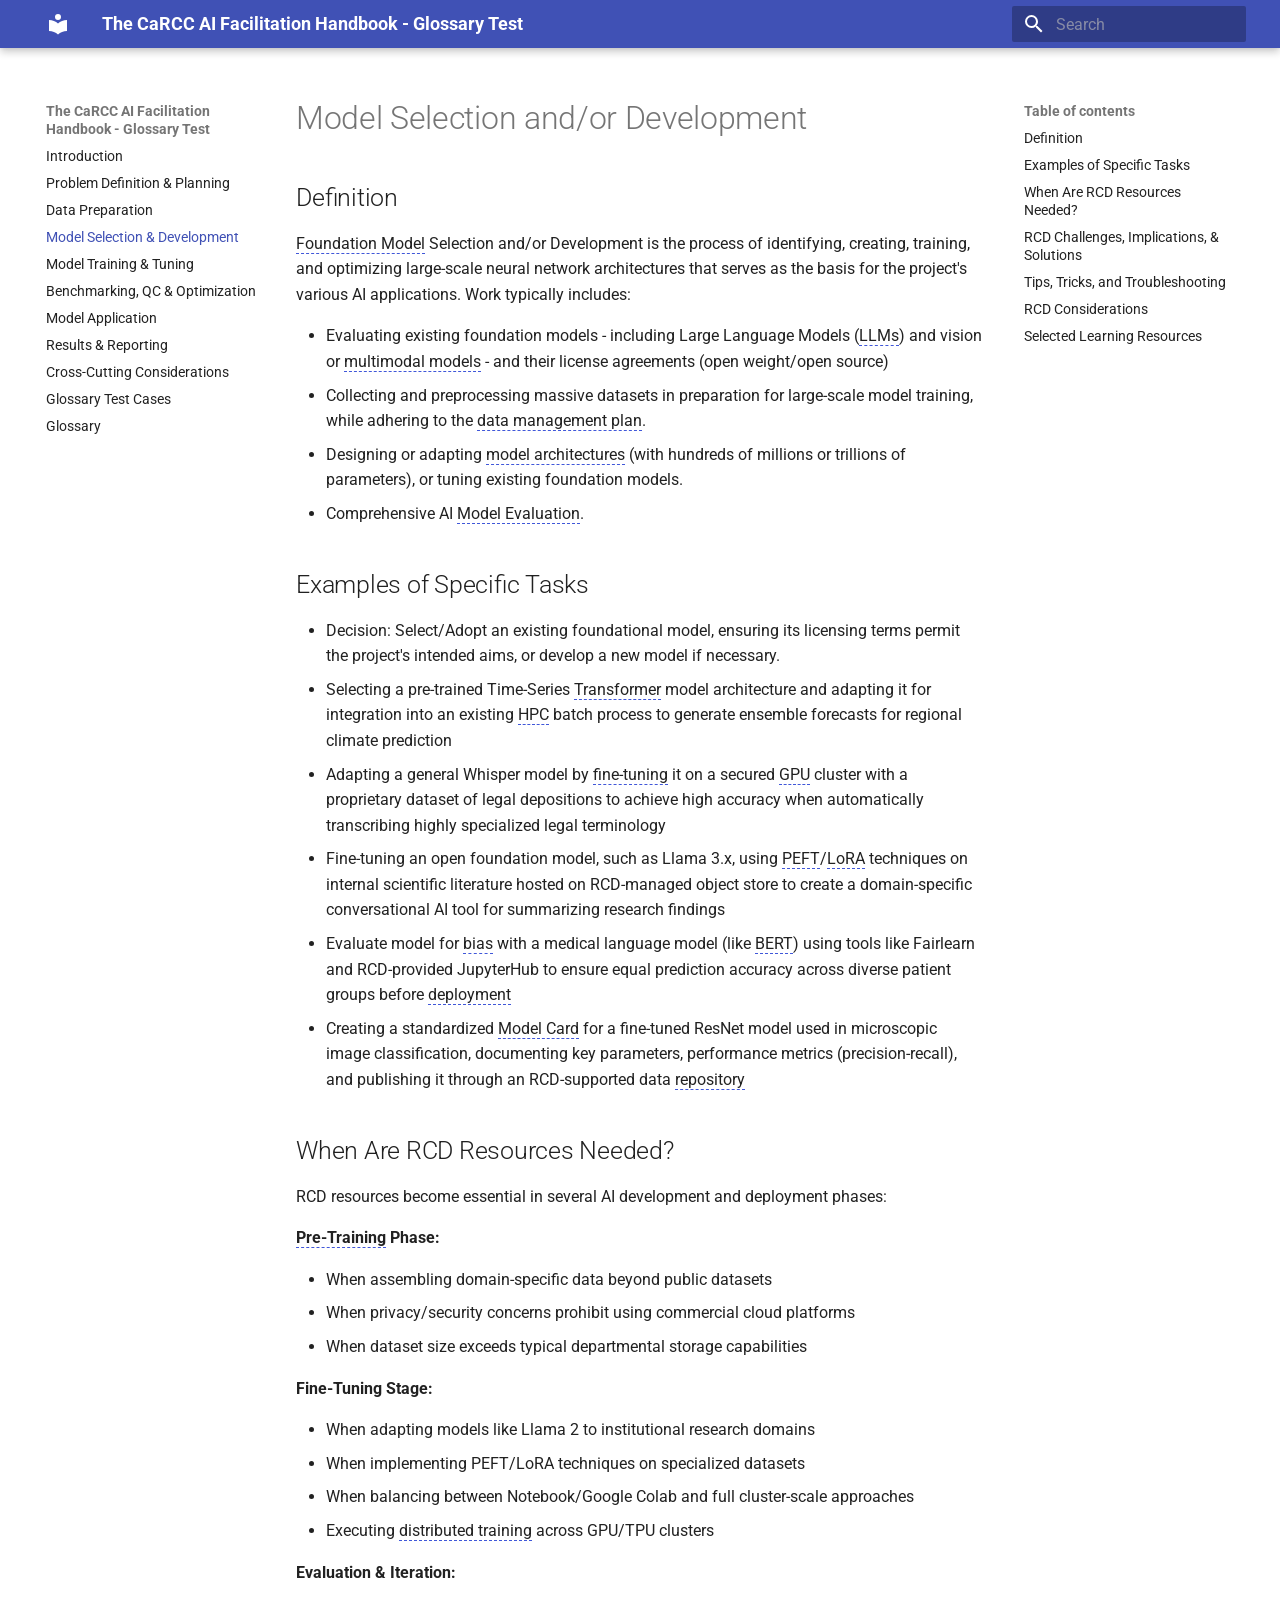
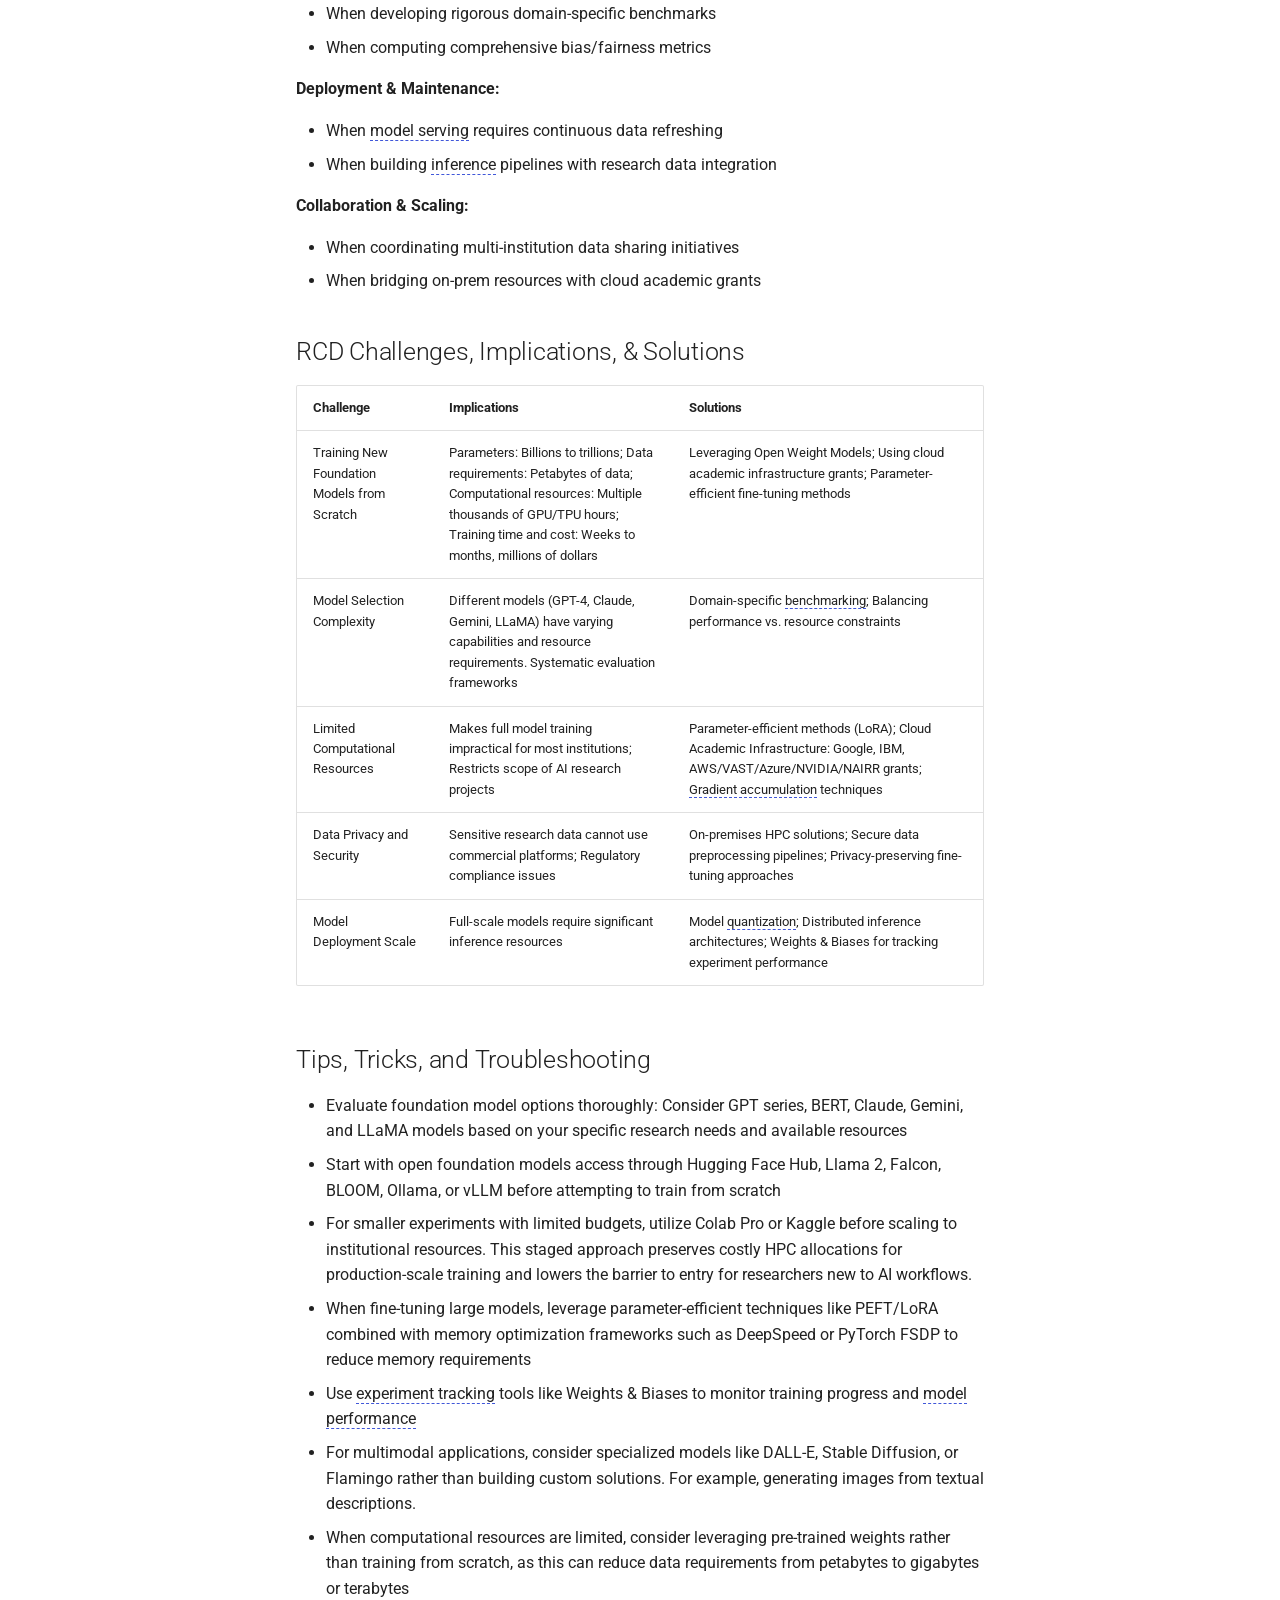
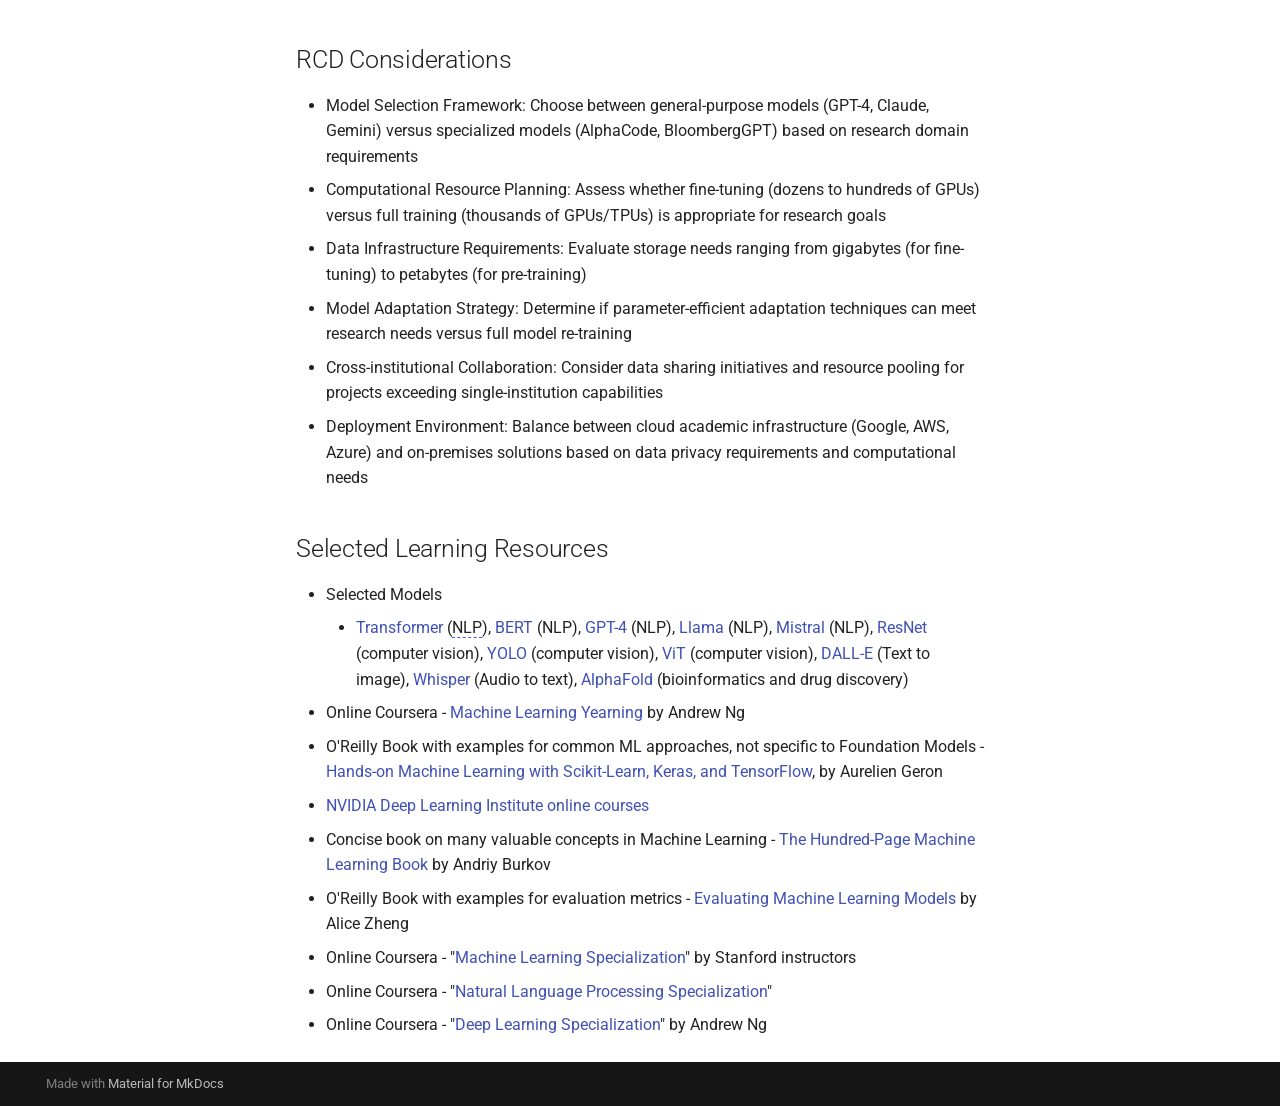
<file: model-selection/index.html>
<!doctype html>
<html lang="en" class="no-js">
  <head>
    
      <meta charset="utf-8">
      <meta name="viewport" content="width=device-width,initial-scale=1">
      
      
      
      
        <link rel="prev" href="../data-preparation/">
      
      
        <link rel="next" href="../model-training/">
      
      
        
      
      
      <link rel="icon" href="../assets/images/favicon.png">
      <meta name="generator" content="mkdocs-1.6.1, mkdocs-material-9.7.7">
    
    
      
        <title>Model Selection & Development - The CaRCC AI Facilitation Handbook - Glossary Test</title>
      
    
    
      <link rel="stylesheet" href="../assets/stylesheets/main.ec1eaa64.min.css">
      
      


    
    
      
    
    
      
        
        
        <link rel="preconnect" href="https://fonts.gstatic.com" crossorigin>
        <link rel="stylesheet" href="https://fonts.googleapis.com/css?family=Roboto:300,300i,400,400i,700,700i%7CRoboto+Mono:400,400i,700,700i&display=fallback">
        <style>:root{--md-text-font:"Roboto";--md-code-font:"Roboto Mono"}</style>
      
    
    
      <link rel="stylesheet" href="../stylesheets/style.css">
    
    <script>__md_scope=new URL("..",location),__md_hash=e=>[...e].reduce(((e,_)=>(e<<5)-e+_.charCodeAt(0)),0),__md_get=(e,_=localStorage,t=__md_scope)=>JSON.parse(_.getItem(t.pathname+"."+e)),__md_set=(e,_,t=localStorage,a=__md_scope)=>{try{t.setItem(a.pathname+"."+e,JSON.stringify(_))}catch(e){}}</script>
    
      

    
    
  </head>
  
  
    <body dir="ltr">
  
    
    <input class="md-toggle" data-md-toggle="drawer" type="checkbox" id="__drawer" autocomplete="off">
    <input class="md-toggle" data-md-toggle="search" type="checkbox" id="__search" autocomplete="off">
    <label class="md-overlay" for="__drawer"></label>
    <div data-md-component="skip">
      
        
        <a href="#model-selection-andor-development" class="md-skip">
          Skip to content
        </a>
      
    </div>
    <div data-md-component="announce">
      
    </div>
    
    
      

  

<header class="md-header md-header--shadow" data-md-component="header">
  <nav class="md-header__inner md-grid" aria-label="Header">
    <a href=".." title="The CaRCC AI Facilitation Handbook - Glossary Test" class="md-header__button md-logo" aria-label="The CaRCC AI Facilitation Handbook - Glossary Test" data-md-component="logo">
      
  
  <svg xmlns="http://www.w3.org/2000/svg" viewBox="0 0 24 24"><path d="M12 8a3 3 0 0 0 3-3 3 3 0 0 0-3-3 3 3 0 0 0-3 3 3 3 0 0 0 3 3m0 3.54C9.64 9.35 6.5 8 3 8v11c3.5 0 6.64 1.35 9 3.54 2.36-2.19 5.5-3.54 9-3.54V8c-3.5 0-6.64 1.35-9 3.54"/></svg>

    </a>
    <label class="md-header__button md-icon" for="__drawer">
      
      <svg xmlns="http://www.w3.org/2000/svg" viewBox="0 0 24 24"><path d="M3 6h18v2H3zm0 5h18v2H3zm0 5h18v2H3z"/></svg>
    </label>
    <div class="md-header__title" data-md-component="header-title">
      <div class="md-header__ellipsis">
        <div class="md-header__topic">
          <span class="md-ellipsis">
            The CaRCC AI Facilitation Handbook - Glossary Test
          </span>
        </div>
        <div class="md-header__topic" data-md-component="header-topic">
          <span class="md-ellipsis">
            
              Model Selection & Development
            
          </span>
        </div>
      </div>
    </div>
    
    
      <script>var palette=__md_get("__palette");if(palette&&palette.color){if("(prefers-color-scheme)"===palette.color.media){var media=matchMedia("(prefers-color-scheme: light)"),input=document.querySelector(media.matches?"[data-md-color-media='(prefers-color-scheme: light)']":"[data-md-color-media='(prefers-color-scheme: dark)']");palette.color.media=input.getAttribute("data-md-color-media"),palette.color.scheme=input.getAttribute("data-md-color-scheme"),palette.color.primary=input.getAttribute("data-md-color-primary"),palette.color.accent=input.getAttribute("data-md-color-accent")}for(var[key,value]of Object.entries(palette.color))document.body.setAttribute("data-md-color-"+key,value)}</script>
    
    
    
      
      
        <label class="md-header__button md-icon" for="__search">
          
          <svg xmlns="http://www.w3.org/2000/svg" viewBox="0 0 24 24"><path d="M9.5 3A6.5 6.5 0 0 1 16 9.5c0 1.61-.59 3.09-1.56 4.23l.27.27h.79l5 5-1.5 1.5-5-5v-.79l-.27-.27A6.52 6.52 0 0 1 9.5 16 6.5 6.5 0 0 1 3 9.5 6.5 6.5 0 0 1 9.5 3m0 2C7 5 5 7 5 9.5S7 14 9.5 14 14 12 14 9.5 12 5 9.5 5"/></svg>
        </label>
        <div class="md-search" data-md-component="search" role="dialog">
  <label class="md-search__overlay" for="__search"></label>
  <div class="md-search__inner" role="search">
    <form class="md-search__form" name="search">
      <input type="text" class="md-search__input" name="query" aria-label="Search" placeholder="Search" autocapitalize="off" autocorrect="off" autocomplete="off" spellcheck="false" data-md-component="search-query" required>
      <label class="md-search__icon md-icon" for="__search">
        
        <svg xmlns="http://www.w3.org/2000/svg" viewBox="0 0 24 24"><path d="M9.5 3A6.5 6.5 0 0 1 16 9.5c0 1.61-.59 3.09-1.56 4.23l.27.27h.79l5 5-1.5 1.5-5-5v-.79l-.27-.27A6.52 6.52 0 0 1 9.5 16 6.5 6.5 0 0 1 3 9.5 6.5 6.5 0 0 1 9.5 3m0 2C7 5 5 7 5 9.5S7 14 9.5 14 14 12 14 9.5 12 5 9.5 5"/></svg>
        
        <svg xmlns="http://www.w3.org/2000/svg" viewBox="0 0 24 24"><path d="M20 11v2H8l5.5 5.5-1.42 1.42L4.16 12l7.92-7.92L13.5 5.5 8 11z"/></svg>
      </label>
      <nav class="md-search__options" aria-label="Search">
        
        <button type="reset" class="md-search__icon md-icon" title="Clear" aria-label="Clear" tabindex="-1">
          
          <svg xmlns="http://www.w3.org/2000/svg" viewBox="0 0 24 24"><path d="M19 6.41 17.59 5 12 10.59 6.41 5 5 6.41 10.59 12 5 17.59 6.41 19 12 13.41 17.59 19 19 17.59 13.41 12z"/></svg>
        </button>
      </nav>
      
    </form>
    <div class="md-search__output">
      <div class="md-search__scrollwrap" tabindex="0" data-md-scrollfix>
        <div class="md-search-result" data-md-component="search-result">
          <div class="md-search-result__meta">
            Initializing search
          </div>
          <ol class="md-search-result__list" role="presentation"></ol>
        </div>
      </div>
    </div>
  </div>
</div>
      
    
    
  </nav>
  
</header>
    
    <div class="md-container" data-md-component="container">
      
      
        
          
        
      
      <main class="md-main" data-md-component="main">
        <div class="md-main__inner md-grid">
          
            
              
              <div class="md-sidebar md-sidebar--primary" data-md-component="sidebar" data-md-type="navigation" >
                <div class="md-sidebar__scrollwrap">
                  <div class="md-sidebar__inner">
                    



<nav class="md-nav md-nav--primary" aria-label="Navigation" data-md-level="0">
  <label class="md-nav__title" for="__drawer">
    <a href=".." title="The CaRCC AI Facilitation Handbook - Glossary Test" class="md-nav__button md-logo" aria-label="The CaRCC AI Facilitation Handbook - Glossary Test" data-md-component="logo">
      
  
  <svg xmlns="http://www.w3.org/2000/svg" viewBox="0 0 24 24"><path d="M12 8a3 3 0 0 0 3-3 3 3 0 0 0-3-3 3 3 0 0 0-3 3 3 3 0 0 0 3 3m0 3.54C9.64 9.35 6.5 8 3 8v11c3.5 0 6.64 1.35 9 3.54 2.36-2.19 5.5-3.54 9-3.54V8c-3.5 0-6.64 1.35-9 3.54"/></svg>

    </a>
    The CaRCC AI Facilitation Handbook - Glossary Test
  </label>
  
  <ul class="md-nav__list" data-md-scrollfix>
    
      
      
  
  
  
  
    <li class="md-nav__item">
      <a href=".." class="md-nav__link">
        
  
  
  <span class="md-ellipsis">
    
  
    Introduction
  

    
  </span>
  
  

      </a>
    </li>
  

    
      
      
  
  
  
  
    <li class="md-nav__item">
      <a href="../problem-definition/" class="md-nav__link">
        
  
  
  <span class="md-ellipsis">
    
  
    Problem Definition & Planning
  

    
  </span>
  
  

      </a>
    </li>
  

    
      
      
  
  
  
  
    <li class="md-nav__item">
      <a href="../data-preparation/" class="md-nav__link">
        
  
  
  <span class="md-ellipsis">
    
  
    Data Preparation
  

    
  </span>
  
  

      </a>
    </li>
  

    
      
      
  
  
    
  
  
  
    <li class="md-nav__item md-nav__item--active">
      
      <input class="md-nav__toggle md-toggle" type="checkbox" id="__toc">
      
      
        
      
      
        <label class="md-nav__link md-nav__link--active" for="__toc">
          
  
  
  <span class="md-ellipsis">
    
  
    Model Selection & Development
  

    
  </span>
  
  

          <span class="md-nav__icon md-icon"></span>
        </label>
      
      <a href="./" class="md-nav__link md-nav__link--active">
        
  
  
  <span class="md-ellipsis">
    
  
    Model Selection & Development
  

    
  </span>
  
  

      </a>
      
        

<nav class="md-nav md-nav--secondary" aria-label="Table of contents">
  
  
  
    
  
  
    <label class="md-nav__title" for="__toc">
      <span class="md-nav__icon md-icon"></span>
      Table of contents
    </label>
    <ul class="md-nav__list" data-md-component="toc" data-md-scrollfix>
      
        <li class="md-nav__item">
  <a href="#definition" class="md-nav__link">
    <span class="md-ellipsis">
      
        Definition
      
    </span>
  </a>
  
</li>
      
        <li class="md-nav__item">
  <a href="#examples-of-specific-tasks" class="md-nav__link">
    <span class="md-ellipsis">
      
        Examples of Specific Tasks
      
    </span>
  </a>
  
</li>
      
        <li class="md-nav__item">
  <a href="#when-are-rcd-resources-needed" class="md-nav__link">
    <span class="md-ellipsis">
      
        When Are RCD Resources Needed?
      
    </span>
  </a>
  
</li>
      
        <li class="md-nav__item">
  <a href="#rcd-challenges-implications-solutions" class="md-nav__link">
    <span class="md-ellipsis">
      
        RCD Challenges, Implications, &amp; Solutions
      
    </span>
  </a>
  
</li>
      
        <li class="md-nav__item">
  <a href="#tips-tricks-and-troubleshooting" class="md-nav__link">
    <span class="md-ellipsis">
      
        Tips, Tricks, and Troubleshooting
      
    </span>
  </a>
  
</li>
      
        <li class="md-nav__item">
  <a href="#rcd-considerations" class="md-nav__link">
    <span class="md-ellipsis">
      
        RCD Considerations
      
    </span>
  </a>
  
</li>
      
        <li class="md-nav__item">
  <a href="#selected-learning-resources" class="md-nav__link">
    <span class="md-ellipsis">
      
        Selected Learning Resources
      
    </span>
  </a>
  
</li>
      
    </ul>
  
</nav>
      
    </li>
  

    
      
      
  
  
  
  
    <li class="md-nav__item">
      <a href="../model-training/" class="md-nav__link">
        
  
  
  <span class="md-ellipsis">
    
  
    Model Training & Tuning
  

    
  </span>
  
  

      </a>
    </li>
  

    
      
      
  
  
  
  
    <li class="md-nav__item">
      <a href="../benchmarking/" class="md-nav__link">
        
  
  
  <span class="md-ellipsis">
    
  
    Benchmarking, QC & Optimization
  

    
  </span>
  
  

      </a>
    </li>
  

    
      
      
  
  
  
  
    <li class="md-nav__item">
      <a href="../model-application/" class="md-nav__link">
        
  
  
  <span class="md-ellipsis">
    
  
    Model Application
  

    
  </span>
  
  

      </a>
    </li>
  

    
      
      
  
  
  
  
    <li class="md-nav__item">
      <a href="../results-reporting/" class="md-nav__link">
        
  
  
  <span class="md-ellipsis">
    
  
    Results & Reporting
  

    
  </span>
  
  

      </a>
    </li>
  

    
      
      
  
  
  
  
    <li class="md-nav__item">
      <a href="../cross-cutting/" class="md-nav__link">
        
  
  
  <span class="md-ellipsis">
    
  
    Cross-Cutting Considerations
  

    
  </span>
  
  

      </a>
    </li>
  

    
      
      
  
  
  
  
    <li class="md-nav__item">
      <a href="../tests/" class="md-nav__link">
        
  
  
  <span class="md-ellipsis">
    
  
    Glossary Test Cases
  

    
  </span>
  
  

      </a>
    </li>
  

    
      
      
  
  
  
  
    <li class="md-nav__item">
      <a href="../glossary/" class="md-nav__link">
        
  
  
  <span class="md-ellipsis">
    
  
    Glossary
  

    
  </span>
  
  

      </a>
    </li>
  

    
  </ul>
</nav>
                  </div>
                </div>
              </div>
            
            
              
              <div class="md-sidebar md-sidebar--secondary" data-md-component="sidebar" data-md-type="toc" >
                <div class="md-sidebar__scrollwrap">
                  <div class="md-sidebar__inner">
                    

<nav class="md-nav md-nav--secondary" aria-label="Table of contents">
  
  
  
    
  
  
    <label class="md-nav__title" for="__toc">
      <span class="md-nav__icon md-icon"></span>
      Table of contents
    </label>
    <ul class="md-nav__list" data-md-component="toc" data-md-scrollfix>
      
        <li class="md-nav__item">
  <a href="#definition" class="md-nav__link">
    <span class="md-ellipsis">
      
        Definition
      
    </span>
  </a>
  
</li>
      
        <li class="md-nav__item">
  <a href="#examples-of-specific-tasks" class="md-nav__link">
    <span class="md-ellipsis">
      
        Examples of Specific Tasks
      
    </span>
  </a>
  
</li>
      
        <li class="md-nav__item">
  <a href="#when-are-rcd-resources-needed" class="md-nav__link">
    <span class="md-ellipsis">
      
        When Are RCD Resources Needed?
      
    </span>
  </a>
  
</li>
      
        <li class="md-nav__item">
  <a href="#rcd-challenges-implications-solutions" class="md-nav__link">
    <span class="md-ellipsis">
      
        RCD Challenges, Implications, &amp; Solutions
      
    </span>
  </a>
  
</li>
      
        <li class="md-nav__item">
  <a href="#tips-tricks-and-troubleshooting" class="md-nav__link">
    <span class="md-ellipsis">
      
        Tips, Tricks, and Troubleshooting
      
    </span>
  </a>
  
</li>
      
        <li class="md-nav__item">
  <a href="#rcd-considerations" class="md-nav__link">
    <span class="md-ellipsis">
      
        RCD Considerations
      
    </span>
  </a>
  
</li>
      
        <li class="md-nav__item">
  <a href="#selected-learning-resources" class="md-nav__link">
    <span class="md-ellipsis">
      
        Selected Learning Resources
      
    </span>
  </a>
  
</li>
      
    </ul>
  
</nav>
                  </div>
                </div>
              </div>
            
          
          
            <div class="md-content" data-md-component="content">
              
              <article class="md-content__inner md-typeset">
                
                  



<h1 id="model-selection-andor-development">Model Selection and/or Development</h1>
<h2 id="definition">Definition</h2>
<p><a class="glossary-link" href="../glossary/#foundation-model"><abbr title="A large AI model trained on broad, general-purpose data that can be adapted to many different downstream tasks. [...]">Foundation Model</abbr></a> Selection and/or Development is the process of identifying,
creating, training, and optimizing large-scale neural network architectures that
serves as the basis for the project's various AI applications. Work typically
includes:</p>
<ul>
<li>Evaluating existing foundation models - including Large Language Models (<a class="glossary-link" href="../glossary/#llm"><abbr title="A large language model (LLM) is trained on large collections of text to interpret and generate natural language. [...]">LLMs</abbr></a>)
  and vision or <a class="glossary-link" href="../glossary/#multimodal-model"><abbr title="A model that accepts or produces more than one type of data, such as text together with images or audio. [...]">multimodal models</abbr></a> - and their license agreements (open
  weight/open source)</li>
<li>Collecting and preprocessing massive datasets in preparation for large-scale
  model training, while adhering to the <a class="glossary-link" href="../glossary/#data-management-plan"><abbr title="A data management plan (DMP) describes how data will be collected, stored, protected, shared, and retained over the life of a project and often beyond it. [...]">data management plan</abbr></a>.</li>
<li>Designing or adapting <a class="glossary-link" href="../glossary/#model-architecture"><abbr title="The structural design of a model, including the types of layers it uses and how they are connected. [...]">model architectures</abbr></a> (with hundreds of millions or
  trillions of parameters), or tuning existing foundation models.</li>
<li>Comprehensive AI <a class="glossary-link" href="../glossary/#model-evaluation"><abbr title="The process of assessing model performance and behavior using data, metrics, and analyses suited to its intended use. [...]">Model Evaluation</abbr></a>.</li>
</ul>
<h2 id="examples-of-specific-tasks">Examples of Specific Tasks</h2>
<ul>
<li>Decision: Select/Adopt an existing foundational model, ensuring its licensing
  terms permit the project's intended aims, or develop a new model if necessary.</li>
<li>Selecting a pre-trained Time-Series <a class="glossary-link" href="../glossary/#transformer"><abbr title="A model architecture that uses attention mechanisms to weigh the relationships among elements of an input sequence. [...]">Transformer</abbr></a> model architecture and
  adapting it for integration into an existing <a class="glossary-link" href="../glossary/#hpc"><abbr title="High-performance computing (HPC) refers to computing infrastructure designed to process large or complex workloads using powerful systems, parallelism, and specialized resources.">HPC</abbr></a> batch process to generate
  ensemble forecasts for regional climate prediction</li>
<li>Adapting a general Whisper model by <a class="glossary-link" href="../glossary/#fine-tuning"><abbr title="Further training an existing pretrained AI model on additional data to adapt it to a particular task or research domain. [...]">fine-tuning</abbr></a> it on a secured <a class="glossary-link" href="../glossary/#gpu"><abbr title="A graphics processing unit (GPU) is a processor capable of performing many operations in parallel and is often used for machine learning workloads.">GPU</abbr></a> cluster
  with a proprietary dataset of legal depositions to achieve high accuracy when
  automatically transcribing highly specialized legal terminology</li>
<li>Fine-tuning an open foundation model, such as Llama 3.x, using <a class="glossary-link" href="../glossary/#peft"><abbr title="Parameter-efficient fine-tuning (PEFT) refers to methods that adapt a pretrained model by training a small number of additional or selected parameters rather than all of them. [...]">PEFT</abbr></a>/<a class="glossary-link" href="../glossary/#lora"><abbr title="Low-rank adaptation (LoRA) is a parameter-efficient fine-tuning method that inserts small trainable components into a model while leaving the original model weights unchanged. [...]">LoRA</abbr></a>
  techniques on internal scientific literature hosted on RCD-managed object
  store to create a domain-specific conversational AI tool for summarizing
  research findings</li>
<li>Evaluate model for <a class="glossary-link" href="../glossary/#bias"><abbr title="Systematic distortion or error in data, methods, or model results that can affect accuracy or produce unfair outcomes. [...]">bias</abbr></a> with a medical language model (like <a class="glossary-link" href="../glossary/#bert"><abbr title="BERT (Bidirectional Encoder Representations from Transformers) is a transformer-based language model architecture that can be adapted for tasks such as text classification and sentiment analysis.">BERT</abbr></a>) using tools
  like Fairlearn and RCD-provided JupyterHub to ensure equal prediction accuracy
  across diverse patient groups before <a class="glossary-link" href="../glossary/#deployment"><abbr title="The process of making a trained AI model available for use in a research workflow or application. [...]">deployment</abbr></a></li>
<li>Creating a standardized <a class="glossary-link" href="../glossary/#model-card"><abbr title="A document describing a trained AI model’s intended uses, training and evaluation data, performance, capabilities, risks, and known limitations. [...]">Model Card</abbr></a> for a fine-tuned ResNet model used in
  microscopic image classification, documenting key parameters, performance
  metrics (precision-recall), and publishing it through an RCD-supported data
  <a class="glossary-link" href="../glossary/#repository"><abbr title="A managed system or service for storing, preserving, and providing access to research outputs such as data, code, images, publications, or models. [...]">repository</abbr></a></li>
</ul>
<h2 id="when-are-rcd-resources-needed">When Are RCD Resources Needed?</h2>
<p>RCD resources become essential in several AI development and deployment phases:</p>
<p><strong><a class="glossary-link" href="../glossary/#pre-training"><abbr title="The initial training of a model on a large, general dataset before it is adapted to a specific task. [...]">Pre-Training</abbr></a> Phase:</strong></p>
<ul>
<li>When assembling domain-specific data beyond public datasets</li>
<li>When privacy/security concerns prohibit using commercial cloud platforms</li>
<li>When dataset size exceeds typical departmental storage capabilities</li>
</ul>
<p><strong>Fine-Tuning Stage:</strong></p>
<ul>
<li>When adapting models like Llama 2 to institutional research domains</li>
<li>When implementing PEFT/LoRA techniques on specialized datasets</li>
<li>When balancing between Notebook/Google Colab and full cluster-scale approaches</li>
<li>Executing <a class="glossary-link" href="../glossary/#distributed-training"><abbr title="Running a single training job across multiple GPUs or compute nodes. [...]">distributed training</abbr></a> across GPU/TPU clusters</li>
</ul>
<p><strong>Evaluation &amp; Iteration:</strong></p>
<ul>
<li>When developing rigorous domain-specific benchmarks</li>
<li>When computing comprehensive bias/fairness metrics</li>
</ul>
<p><strong>Deployment &amp; Maintenance:</strong></p>
<ul>
<li>When <a class="glossary-link" href="../glossary/#model-serving"><abbr title="Making a trained AI model available for inference. [...]">model serving</abbr></a> requires continuous data refreshing</li>
<li>When building <a class="glossary-link" href="../glossary/#inference"><abbr title="The process of using a trained AI model to generate predictions or results from new data. [...]">inference</abbr></a> pipelines with research data integration</li>
</ul>
<p><strong>Collaboration &amp; Scaling:</strong></p>
<ul>
<li>When coordinating multi-institution data sharing initiatives</li>
<li>When bridging on-prem resources with cloud academic grants</li>
</ul>
<h2 id="rcd-challenges-implications-solutions">RCD Challenges, Implications, &amp; Solutions</h2>
<table>
<thead>
<tr>
<th>Challenge</th>
<th>Implications</th>
<th>Solutions</th>
</tr>
</thead>
<tbody>
<tr>
<td>Training New Foundation Models from Scratch</td>
<td>Parameters: Billions to trillions; Data requirements: Petabytes of data; Computational resources: Multiple thousands of GPU/TPU hours; Training time and cost: Weeks to months, millions of dollars</td>
<td>Leveraging Open Weight Models; Using cloud academic infrastructure grants; Parameter-efficient fine-tuning methods</td>
</tr>
<tr>
<td>Model Selection Complexity</td>
<td>Different models (GPT-4, Claude, Gemini, LLaMA) have varying capabilities and resource requirements. Systematic evaluation frameworks</td>
<td>Domain-specific <a class="glossary-link" href="../glossary/#benchmarking"><abbr title="The systematic evaluation and comparison of machine learning or AI models using specified datasets, tasks, metrics, and evaluation conditions. [...]">benchmarking</abbr></a>; Balancing performance vs. resource constraints</td>
</tr>
<tr>
<td>Limited Computational Resources</td>
<td>Makes full model training impractical for most institutions; Restricts scope of AI research projects</td>
<td>Parameter-efficient methods (LoRA); Cloud Academic Infrastructure: Google, IBM, AWS/VAST/Azure/NVIDIA/NAIRR grants; <a class="glossary-link" href="../glossary/#gradient-accumulation"><abbr title="A training technique that combines information about how to adjust a model from several smaller batches before updating its parameters. [...]">Gradient accumulation</abbr></a> techniques</td>
</tr>
<tr>
<td>Data Privacy and Security</td>
<td>Sensitive research data cannot use commercial platforms; Regulatory compliance issues</td>
<td>On-premises HPC solutions; Secure data preprocessing pipelines; Privacy-preserving fine-tuning approaches</td>
</tr>
<tr>
<td>Model Deployment Scale</td>
<td>Full-scale models require significant inference resources</td>
<td>Model <a class="glossary-link" href="../glossary/#quantization"><abbr title="Reducing the numerical precision used to represent and process a model’s values. [...]">quantization</abbr></a>; Distributed inference architectures; Weights &amp; Biases for tracking experiment performance</td>
</tr>
</tbody>
</table>
<h2 id="tips-tricks-and-troubleshooting">Tips, Tricks, and Troubleshooting</h2>
<ul>
<li>Evaluate foundation model options thoroughly: Consider GPT series, BERT,
  Claude, Gemini, and LLaMA models based on your specific research needs and
  available resources</li>
<li>Start with open foundation models access through Hugging Face Hub, Llama 2,
  Falcon, BLOOM, Ollama, or vLLM before attempting to train from scratch</li>
<li>For smaller experiments with limited budgets, utilize Colab Pro or Kaggle
  before scaling to institutional resources. This staged approach preserves
  costly HPC allocations for production-scale training and lowers the barrier to
  entry for researchers new to AI workflows.</li>
<li>When fine-tuning large models, leverage parameter-efficient techniques like
  PEFT/LoRA combined with memory optimization frameworks such as DeepSpeed or
  PyTorch FSDP to reduce memory requirements</li>
<li>Use <a class="glossary-link" href="../glossary/#experiment-tracking"><abbr title="Recording the hyperparameters, code versions, metrics, and outputs associated with each training run. [...]">experiment tracking</abbr></a> tools like Weights &amp; Biases to monitor training
  progress and <a class="glossary-link" href="../glossary/#model-performance"><abbr title="The degree to which a model performs as intended, assessed using metrics appropriate to the model type, intended use, and evaluation context.">model performance</abbr></a></li>
<li>For multimodal applications, consider specialized models like DALL-E, Stable
  Diffusion, or Flamingo rather than building custom solutions. For example,
  generating images from textual descriptions.</li>
<li>When computational resources are limited, consider leveraging pre-trained
  weights rather than training from scratch, as this can reduce data
  requirements from petabytes to gigabytes or terabytes</li>
</ul>
<h2 id="rcd-considerations">RCD Considerations</h2>
<ul>
<li>Model Selection Framework: Choose between general-purpose models (GPT-4,
  Claude, Gemini) versus specialized models (AlphaCode, BloombergGPT) based on
  research domain requirements</li>
<li>Computational Resource Planning: Assess whether fine-tuning (dozens to
  hundreds of GPUs) versus full training (thousands of GPUs/TPUs) is appropriate
  for research goals</li>
<li>Data Infrastructure Requirements: Evaluate storage needs ranging from
  gigabytes (for fine-tuning) to petabytes (for pre-training)</li>
<li>Model Adaptation Strategy: Determine if parameter-efficient adaptation
  techniques can meet research needs versus full model re-training</li>
<li>Cross-institutional Collaboration: Consider data sharing initiatives and
  resource pooling for projects exceeding single-institution capabilities</li>
<li>Deployment Environment: Balance between cloud academic infrastructure (Google,
  AWS, Azure) and on-premises solutions based on data privacy requirements and
  computational needs</li>
</ul>
<h2 id="selected-learning-resources">Selected Learning Resources</h2>
<ul>
<li>Selected Models<ul>
<li><a href="https://arxiv.org/abs/1706.03762">Transformer</a> (<a class="glossary-link" href="../glossary/#nlp"><abbr title="Natural language processing (NLP) refers to methods for analyzing and processing human language in text or speech data.">NLP</abbr></a>),
  <a href="https://arxiv.org/abs/1810.04805">BERT</a> (NLP),
  <a href="https://arxiv.org/abs/2303.08774">GPT-4</a> (NLP),
  <a href="https://arxiv.org/abs/2302.13971">Llama</a> (NLP),
  <a href="https://arxiv.org/abs/2310.06825">Mistral</a> (NLP),
  <a href="https://arxiv.org/abs/1512.03385">ResNet</a> (computer vision),
  <a href="https://arxiv.org/abs/1506.02640">YOLO</a> (computer vision),
  <a href="https://arxiv.org/abs/2010.11929">ViT</a> (computer vision),
  <a href="https://openai.com/index/dall-e/">DALL-E</a> (Text to image),
  <a href="https://arxiv.org/abs/2212.04356">Whisper</a> (Audio to text),
  <a href="https://www.nature.com/articles/s41586-021-03819-2">AlphaFold</a>
  (bioinformatics and drug discovery)</li>
</ul>
</li>
<li>Online Coursera - <a href="https://info.deeplearning.ai/machine-learning-yearning-book">Machine Learning
  Yearning</a> by
  Andrew Ng</li>
<li>O'Reilly Book with examples for common ML approaches, not specific to
  Foundation Models - <a href="https://www.amazon.com/Hands-Machine-Learning-Scikit-Learn-TensorFlow/dp/1492032646">Hands-on Machine Learning with Scikit-Learn, Keras, and
  TensorFlow</a>,
  by Aurelien Geron</li>
<li><a href="https://developer.nvidia.com/join-nvidia-developer-program">NVIDIA Deep Learning Institute online
  courses</a></li>
<li>Concise book on many valuable concepts in Machine Learning - <a href="https://www.amazon.com/Hundred-Page-Machine-Learning-Book/dp/199957950X">The Hundred-Page
  Machine Learning
  Book</a>
  by Andriy Burkov</li>
<li>O'Reilly Book with examples for evaluation metrics - <a href="https://www.oreilly.com/content/evaluating-machine-learning-models/">Evaluating Machine
  Learning
  Models</a>
  by Alice Zheng</li>
<li>Online Coursera - "<a href="https://www.coursera.org/specializations/machine-learning-introduction">Machine Learning
  Specialization</a>"
  by Stanford instructors</li>
<li>Online Coursera - "<a href="https://www.coursera.org/specializations/natural-language-processing">Natural Language Processing
  Specialization</a>"</li>
<li>Online Coursera - "<a href="https://www.coursera.org/specializations/deep-learning">Deep Learning
  Specialization</a>" by
  Andrew Ng</li>
</ul>
<!--
Generated: Oct 23, 2026

Glossary behavior for terms listed in this file:
Terms are matched wherever they appear in the handbook.
By default, only the first occurrence of each glossary entry on a page is highlighted.
Terms are not highlighted in headings, table header cells, existing links, reference footnotes, or on the full glossary page.

Definitions appear as tooltips on hover on desktop.
Format: *[term]: definition
Case variants each need their own line.
Plural variants each need their own line.

The tooltip definition must match the beginning of the full definition in glossary.md.
Do not manually edit this file.
-->












                
              </article>
            </div>
          
          
<script>var target=document.getElementById(location.hash.slice(1));target&&target.name&&(target.checked=target.name.startsWith("__tabbed_"))</script>
        </div>
        
      </main>
      
        <footer class="md-footer">
  
  <div class="md-footer-meta md-typeset">
    <div class="md-footer-meta__inner md-grid">
      <div class="md-copyright">
  
  
    Made with
    <a href="https://squidfunk.github.io/mkdocs-material/" target="_blank" rel="noopener">
      Material for MkDocs
    </a>
  
</div>
      
    </div>
  </div>
</footer>
      
    </div>
    <div class="md-dialog" data-md-component="dialog">
      <div class="md-dialog__inner md-typeset"></div>
    </div>
    
    
    
      
      
      <script id="__config" type="application/json">{"annotate": null, "base": "..", "features": ["content.tooltips"], "search": "../assets/javascripts/workers/search.2c215733.min.js", "tags": null, "translations": {"clipboard.copied": "Copied to clipboard", "clipboard.copy": "Copy to clipboard", "search.result.more.one": "1 more on this page", "search.result.more.other": "# more on this page", "search.result.none": "No matching documents", "search.result.one": "1 matching document", "search.result.other": "# matching documents", "search.result.placeholder": "Type to start searching", "search.result.term.missing": "Missing", "select.version": "Select version"}, "version": null}</script>
    
    
      <script src="../assets/javascripts/bundle.d7400e89.min.js"></script>
      
        <script src="../javascripts/glossary_tooltips.js"></script>
      
    
  </body>
</html>
</file>
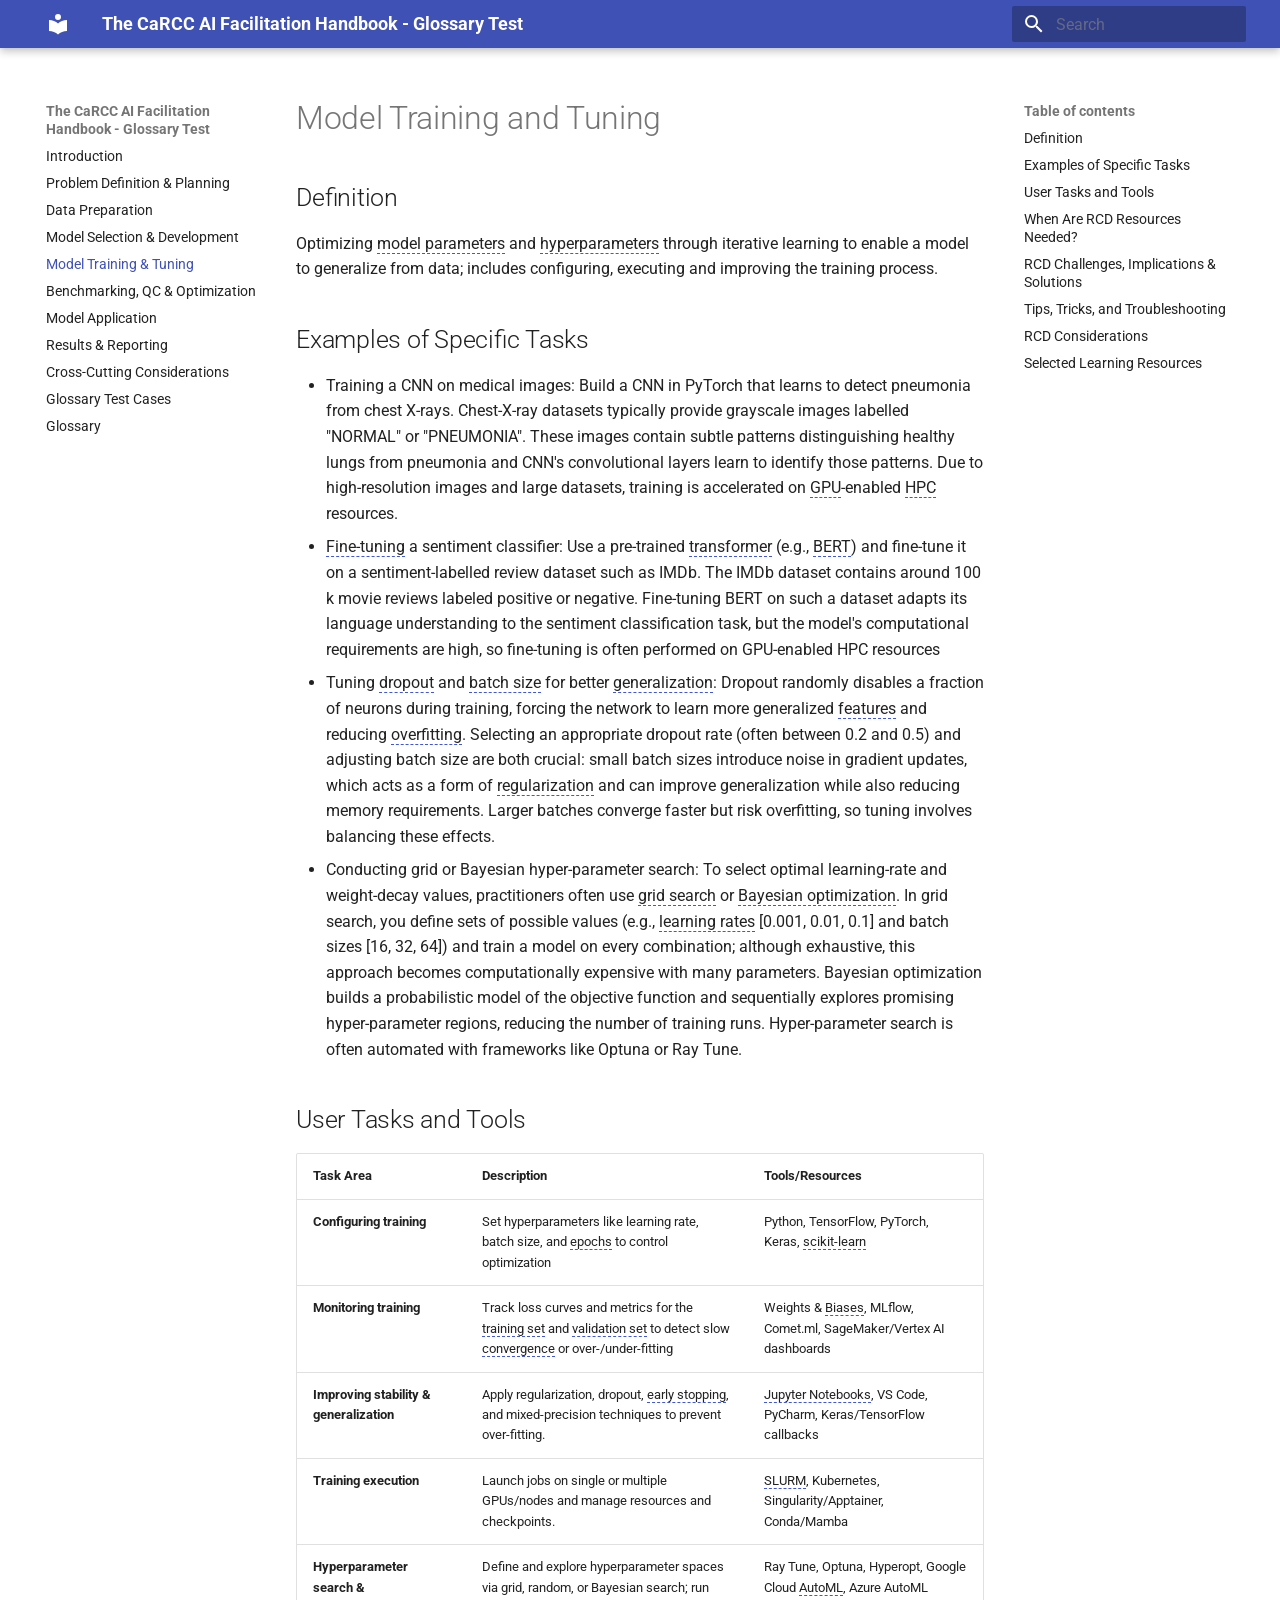
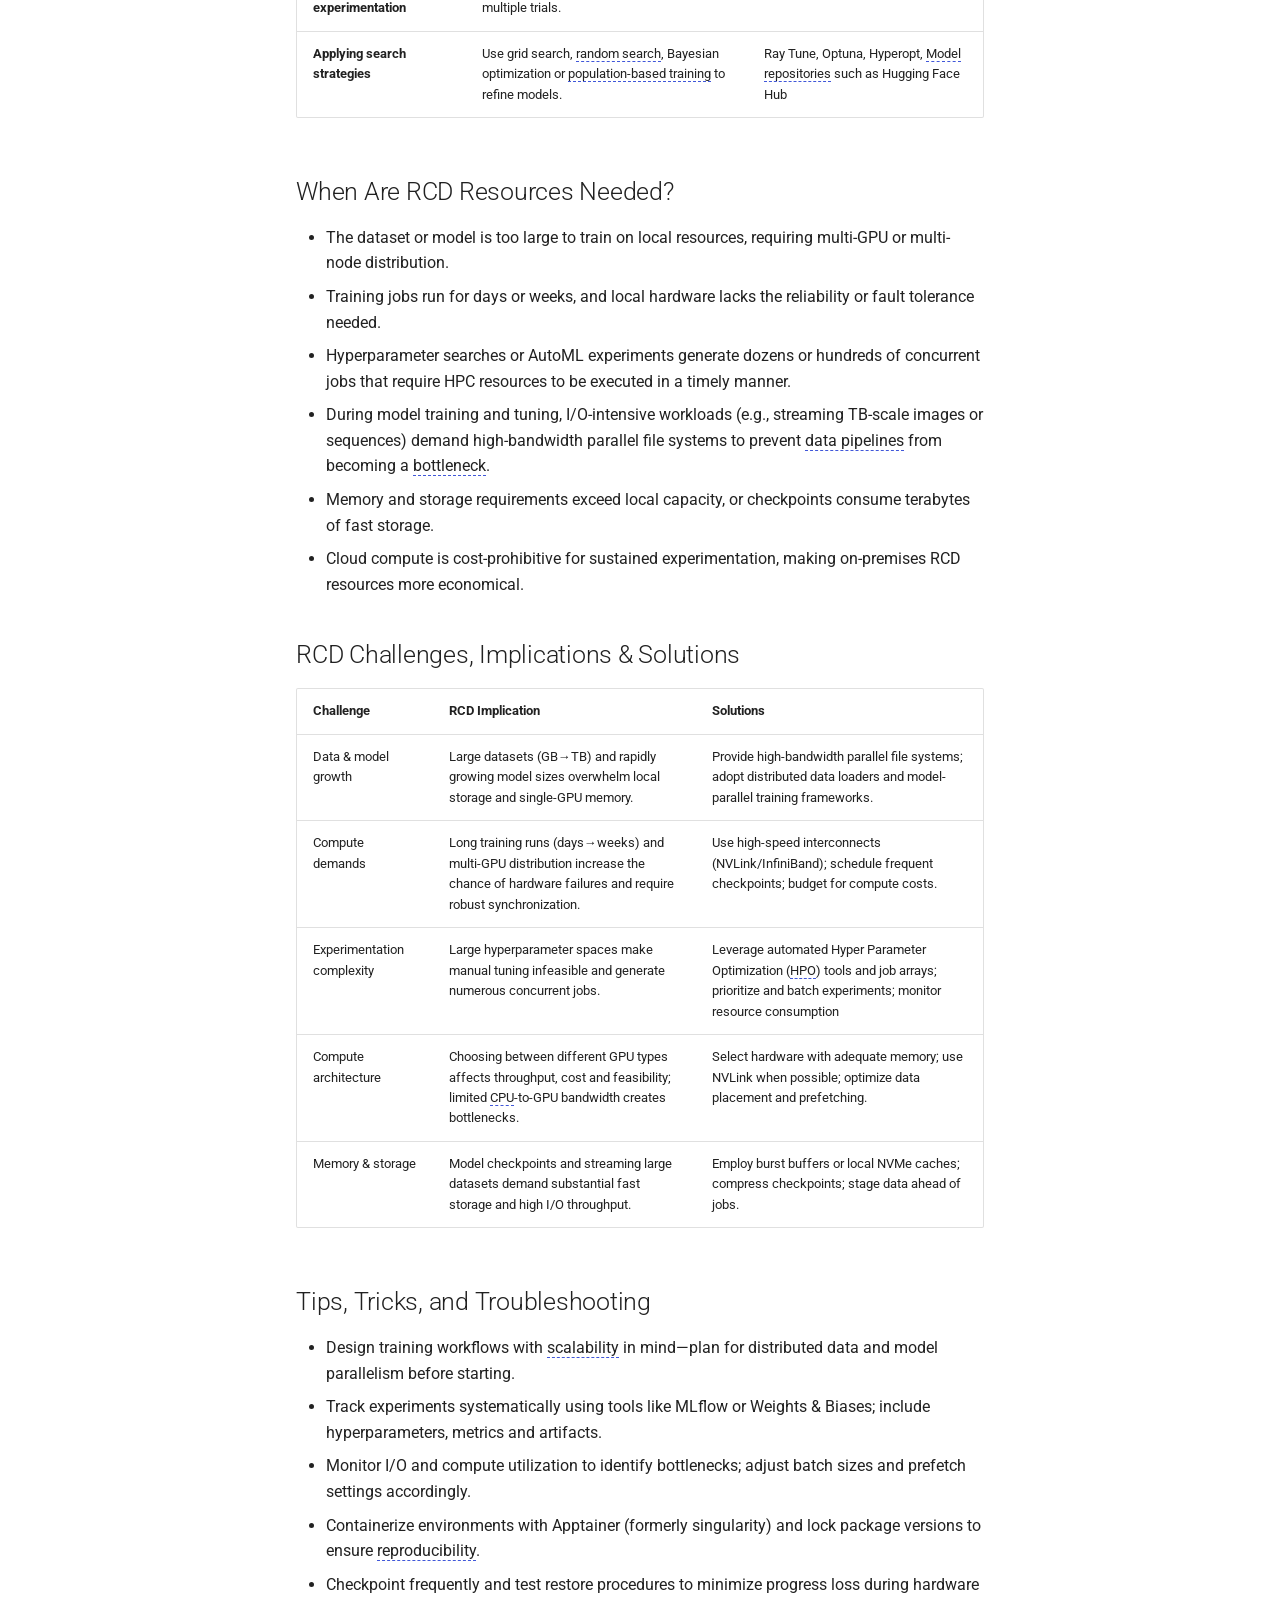
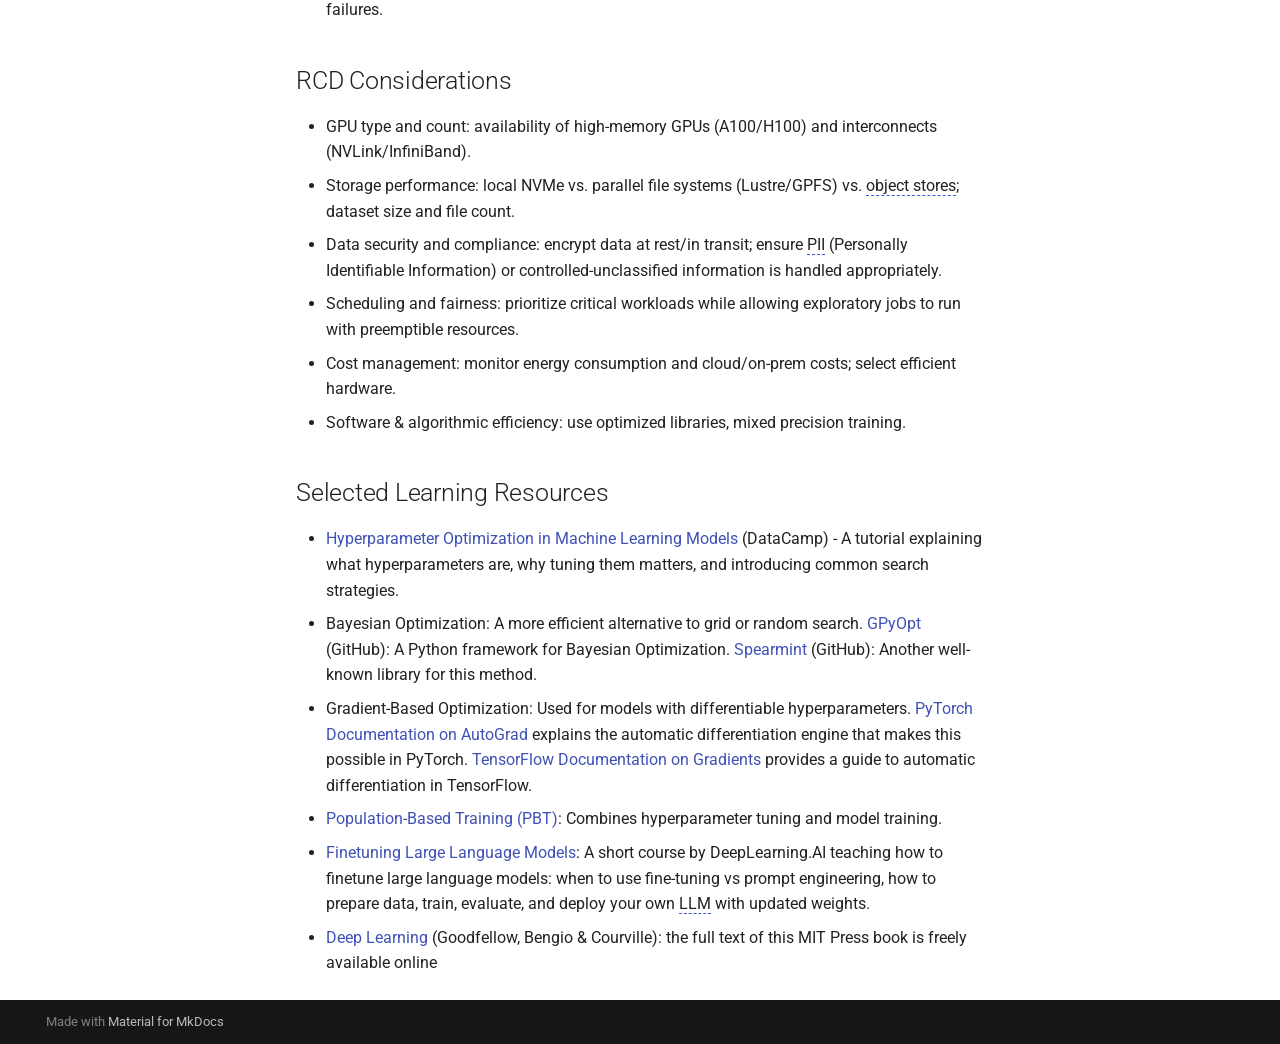
<file: model-training/index.html>
<!doctype html>
<html lang="en" class="no-js">
  <head>
    
      <meta charset="utf-8">
      <meta name="viewport" content="width=device-width,initial-scale=1">
      
      
      
      
        <link rel="prev" href="../model-selection/">
      
      
        <link rel="next" href="../benchmarking/">
      
      
        
      
      
      <link rel="icon" href="../assets/images/favicon.png">
      <meta name="generator" content="mkdocs-1.6.1, mkdocs-material-9.7.7">
    
    
      
        <title>Model Training & Tuning - The CaRCC AI Facilitation Handbook - Glossary Test</title>
      
    
    
      <link rel="stylesheet" href="../assets/stylesheets/main.ec1eaa64.min.css">
      
      


    
    
      
    
    
      
        
        
        <link rel="preconnect" href="https://fonts.gstatic.com" crossorigin>
        <link rel="stylesheet" href="https://fonts.googleapis.com/css?family=Roboto:300,300i,400,400i,700,700i%7CRoboto+Mono:400,400i,700,700i&display=fallback">
        <style>:root{--md-text-font:"Roboto";--md-code-font:"Roboto Mono"}</style>
      
    
    
      <link rel="stylesheet" href="../stylesheets/style.css">
    
    <script>__md_scope=new URL("..",location),__md_hash=e=>[...e].reduce(((e,_)=>(e<<5)-e+_.charCodeAt(0)),0),__md_get=(e,_=localStorage,t=__md_scope)=>JSON.parse(_.getItem(t.pathname+"."+e)),__md_set=(e,_,t=localStorage,a=__md_scope)=>{try{t.setItem(a.pathname+"."+e,JSON.stringify(_))}catch(e){}}</script>
    
      

    
    
  </head>
  
  
    <body dir="ltr">
  
    
    <input class="md-toggle" data-md-toggle="drawer" type="checkbox" id="__drawer" autocomplete="off">
    <input class="md-toggle" data-md-toggle="search" type="checkbox" id="__search" autocomplete="off">
    <label class="md-overlay" for="__drawer"></label>
    <div data-md-component="skip">
      
        
        <a href="#model-training-and-tuning" class="md-skip">
          Skip to content
        </a>
      
    </div>
    <div data-md-component="announce">
      
    </div>
    
    
      

  

<header class="md-header md-header--shadow" data-md-component="header">
  <nav class="md-header__inner md-grid" aria-label="Header">
    <a href=".." title="The CaRCC AI Facilitation Handbook - Glossary Test" class="md-header__button md-logo" aria-label="The CaRCC AI Facilitation Handbook - Glossary Test" data-md-component="logo">
      
  
  <svg xmlns="http://www.w3.org/2000/svg" viewBox="0 0 24 24"><path d="M12 8a3 3 0 0 0 3-3 3 3 0 0 0-3-3 3 3 0 0 0-3 3 3 3 0 0 0 3 3m0 3.54C9.64 9.35 6.5 8 3 8v11c3.5 0 6.64 1.35 9 3.54 2.36-2.19 5.5-3.54 9-3.54V8c-3.5 0-6.64 1.35-9 3.54"/></svg>

    </a>
    <label class="md-header__button md-icon" for="__drawer">
      
      <svg xmlns="http://www.w3.org/2000/svg" viewBox="0 0 24 24"><path d="M3 6h18v2H3zm0 5h18v2H3zm0 5h18v2H3z"/></svg>
    </label>
    <div class="md-header__title" data-md-component="header-title">
      <div class="md-header__ellipsis">
        <div class="md-header__topic">
          <span class="md-ellipsis">
            The CaRCC AI Facilitation Handbook - Glossary Test
          </span>
        </div>
        <div class="md-header__topic" data-md-component="header-topic">
          <span class="md-ellipsis">
            
              Model Training & Tuning
            
          </span>
        </div>
      </div>
    </div>
    
    
      <script>var palette=__md_get("__palette");if(palette&&palette.color){if("(prefers-color-scheme)"===palette.color.media){var media=matchMedia("(prefers-color-scheme: light)"),input=document.querySelector(media.matches?"[data-md-color-media='(prefers-color-scheme: light)']":"[data-md-color-media='(prefers-color-scheme: dark)']");palette.color.media=input.getAttribute("data-md-color-media"),palette.color.scheme=input.getAttribute("data-md-color-scheme"),palette.color.primary=input.getAttribute("data-md-color-primary"),palette.color.accent=input.getAttribute("data-md-color-accent")}for(var[key,value]of Object.entries(palette.color))document.body.setAttribute("data-md-color-"+key,value)}</script>
    
    
    
      
      
        <label class="md-header__button md-icon" for="__search">
          
          <svg xmlns="http://www.w3.org/2000/svg" viewBox="0 0 24 24"><path d="M9.5 3A6.5 6.5 0 0 1 16 9.5c0 1.61-.59 3.09-1.56 4.23l.27.27h.79l5 5-1.5 1.5-5-5v-.79l-.27-.27A6.52 6.52 0 0 1 9.5 16 6.5 6.5 0 0 1 3 9.5 6.5 6.5 0 0 1 9.5 3m0 2C7 5 5 7 5 9.5S7 14 9.5 14 14 12 14 9.5 12 5 9.5 5"/></svg>
        </label>
        <div class="md-search" data-md-component="search" role="dialog">
  <label class="md-search__overlay" for="__search"></label>
  <div class="md-search__inner" role="search">
    <form class="md-search__form" name="search">
      <input type="text" class="md-search__input" name="query" aria-label="Search" placeholder="Search" autocapitalize="off" autocorrect="off" autocomplete="off" spellcheck="false" data-md-component="search-query" required>
      <label class="md-search__icon md-icon" for="__search">
        
        <svg xmlns="http://www.w3.org/2000/svg" viewBox="0 0 24 24"><path d="M9.5 3A6.5 6.5 0 0 1 16 9.5c0 1.61-.59 3.09-1.56 4.23l.27.27h.79l5 5-1.5 1.5-5-5v-.79l-.27-.27A6.52 6.52 0 0 1 9.5 16 6.5 6.5 0 0 1 3 9.5 6.5 6.5 0 0 1 9.5 3m0 2C7 5 5 7 5 9.5S7 14 9.5 14 14 12 14 9.5 12 5 9.5 5"/></svg>
        
        <svg xmlns="http://www.w3.org/2000/svg" viewBox="0 0 24 24"><path d="M20 11v2H8l5.5 5.5-1.42 1.42L4.16 12l7.92-7.92L13.5 5.5 8 11z"/></svg>
      </label>
      <nav class="md-search__options" aria-label="Search">
        
        <button type="reset" class="md-search__icon md-icon" title="Clear" aria-label="Clear" tabindex="-1">
          
          <svg xmlns="http://www.w3.org/2000/svg" viewBox="0 0 24 24"><path d="M19 6.41 17.59 5 12 10.59 6.41 5 5 6.41 10.59 12 5 17.59 6.41 19 12 13.41 17.59 19 19 17.59 13.41 12z"/></svg>
        </button>
      </nav>
      
    </form>
    <div class="md-search__output">
      <div class="md-search__scrollwrap" tabindex="0" data-md-scrollfix>
        <div class="md-search-result" data-md-component="search-result">
          <div class="md-search-result__meta">
            Initializing search
          </div>
          <ol class="md-search-result__list" role="presentation"></ol>
        </div>
      </div>
    </div>
  </div>
</div>
      
    
    
  </nav>
  
</header>
    
    <div class="md-container" data-md-component="container">
      
      
        
          
        
      
      <main class="md-main" data-md-component="main">
        <div class="md-main__inner md-grid">
          
            
              
              <div class="md-sidebar md-sidebar--primary" data-md-component="sidebar" data-md-type="navigation" >
                <div class="md-sidebar__scrollwrap">
                  <div class="md-sidebar__inner">
                    



<nav class="md-nav md-nav--primary" aria-label="Navigation" data-md-level="0">
  <label class="md-nav__title" for="__drawer">
    <a href=".." title="The CaRCC AI Facilitation Handbook - Glossary Test" class="md-nav__button md-logo" aria-label="The CaRCC AI Facilitation Handbook - Glossary Test" data-md-component="logo">
      
  
  <svg xmlns="http://www.w3.org/2000/svg" viewBox="0 0 24 24"><path d="M12 8a3 3 0 0 0 3-3 3 3 0 0 0-3-3 3 3 0 0 0-3 3 3 3 0 0 0 3 3m0 3.54C9.64 9.35 6.5 8 3 8v11c3.5 0 6.64 1.35 9 3.54 2.36-2.19 5.5-3.54 9-3.54V8c-3.5 0-6.64 1.35-9 3.54"/></svg>

    </a>
    The CaRCC AI Facilitation Handbook - Glossary Test
  </label>
  
  <ul class="md-nav__list" data-md-scrollfix>
    
      
      
  
  
  
  
    <li class="md-nav__item">
      <a href=".." class="md-nav__link">
        
  
  
  <span class="md-ellipsis">
    
  
    Introduction
  

    
  </span>
  
  

      </a>
    </li>
  

    
      
      
  
  
  
  
    <li class="md-nav__item">
      <a href="../problem-definition/" class="md-nav__link">
        
  
  
  <span class="md-ellipsis">
    
  
    Problem Definition & Planning
  

    
  </span>
  
  

      </a>
    </li>
  

    
      
      
  
  
  
  
    <li class="md-nav__item">
      <a href="../data-preparation/" class="md-nav__link">
        
  
  
  <span class="md-ellipsis">
    
  
    Data Preparation
  

    
  </span>
  
  

      </a>
    </li>
  

    
      
      
  
  
  
  
    <li class="md-nav__item">
      <a href="../model-selection/" class="md-nav__link">
        
  
  
  <span class="md-ellipsis">
    
  
    Model Selection & Development
  

    
  </span>
  
  

      </a>
    </li>
  

    
      
      
  
  
    
  
  
  
    <li class="md-nav__item md-nav__item--active">
      
      <input class="md-nav__toggle md-toggle" type="checkbox" id="__toc">
      
      
        
      
      
        <label class="md-nav__link md-nav__link--active" for="__toc">
          
  
  
  <span class="md-ellipsis">
    
  
    Model Training & Tuning
  

    
  </span>
  
  

          <span class="md-nav__icon md-icon"></span>
        </label>
      
      <a href="./" class="md-nav__link md-nav__link--active">
        
  
  
  <span class="md-ellipsis">
    
  
    Model Training & Tuning
  

    
  </span>
  
  

      </a>
      
        

<nav class="md-nav md-nav--secondary" aria-label="Table of contents">
  
  
  
    
  
  
    <label class="md-nav__title" for="__toc">
      <span class="md-nav__icon md-icon"></span>
      Table of contents
    </label>
    <ul class="md-nav__list" data-md-component="toc" data-md-scrollfix>
      
        <li class="md-nav__item">
  <a href="#definition" class="md-nav__link">
    <span class="md-ellipsis">
      
        Definition
      
    </span>
  </a>
  
</li>
      
        <li class="md-nav__item">
  <a href="#examples-of-specific-tasks" class="md-nav__link">
    <span class="md-ellipsis">
      
        Examples of Specific Tasks
      
    </span>
  </a>
  
</li>
      
        <li class="md-nav__item">
  <a href="#user-tasks-and-tools" class="md-nav__link">
    <span class="md-ellipsis">
      
        User Tasks and Tools
      
    </span>
  </a>
  
</li>
      
        <li class="md-nav__item">
  <a href="#when-are-rcd-resources-needed" class="md-nav__link">
    <span class="md-ellipsis">
      
        When Are RCD Resources Needed?
      
    </span>
  </a>
  
</li>
      
        <li class="md-nav__item">
  <a href="#rcd-challenges-implications-solutions" class="md-nav__link">
    <span class="md-ellipsis">
      
        RCD Challenges, Implications &amp; Solutions
      
    </span>
  </a>
  
</li>
      
        <li class="md-nav__item">
  <a href="#tips-tricks-and-troubleshooting" class="md-nav__link">
    <span class="md-ellipsis">
      
        Tips, Tricks, and Troubleshooting
      
    </span>
  </a>
  
</li>
      
        <li class="md-nav__item">
  <a href="#rcd-considerations" class="md-nav__link">
    <span class="md-ellipsis">
      
        RCD Considerations
      
    </span>
  </a>
  
</li>
      
        <li class="md-nav__item">
  <a href="#selected-learning-resources" class="md-nav__link">
    <span class="md-ellipsis">
      
        Selected Learning Resources
      
    </span>
  </a>
  
</li>
      
    </ul>
  
</nav>
      
    </li>
  

    
      
      
  
  
  
  
    <li class="md-nav__item">
      <a href="../benchmarking/" class="md-nav__link">
        
  
  
  <span class="md-ellipsis">
    
  
    Benchmarking, QC & Optimization
  

    
  </span>
  
  

      </a>
    </li>
  

    
      
      
  
  
  
  
    <li class="md-nav__item">
      <a href="../model-application/" class="md-nav__link">
        
  
  
  <span class="md-ellipsis">
    
  
    Model Application
  

    
  </span>
  
  

      </a>
    </li>
  

    
      
      
  
  
  
  
    <li class="md-nav__item">
      <a href="../results-reporting/" class="md-nav__link">
        
  
  
  <span class="md-ellipsis">
    
  
    Results & Reporting
  

    
  </span>
  
  

      </a>
    </li>
  

    
      
      
  
  
  
  
    <li class="md-nav__item">
      <a href="../cross-cutting/" class="md-nav__link">
        
  
  
  <span class="md-ellipsis">
    
  
    Cross-Cutting Considerations
  

    
  </span>
  
  

      </a>
    </li>
  

    
      
      
  
  
  
  
    <li class="md-nav__item">
      <a href="../tests/" class="md-nav__link">
        
  
  
  <span class="md-ellipsis">
    
  
    Glossary Test Cases
  

    
  </span>
  
  

      </a>
    </li>
  

    
      
      
  
  
  
  
    <li class="md-nav__item">
      <a href="../glossary/" class="md-nav__link">
        
  
  
  <span class="md-ellipsis">
    
  
    Glossary
  

    
  </span>
  
  

      </a>
    </li>
  

    
  </ul>
</nav>
                  </div>
                </div>
              </div>
            
            
              
              <div class="md-sidebar md-sidebar--secondary" data-md-component="sidebar" data-md-type="toc" >
                <div class="md-sidebar__scrollwrap">
                  <div class="md-sidebar__inner">
                    

<nav class="md-nav md-nav--secondary" aria-label="Table of contents">
  
  
  
    
  
  
    <label class="md-nav__title" for="__toc">
      <span class="md-nav__icon md-icon"></span>
      Table of contents
    </label>
    <ul class="md-nav__list" data-md-component="toc" data-md-scrollfix>
      
        <li class="md-nav__item">
  <a href="#definition" class="md-nav__link">
    <span class="md-ellipsis">
      
        Definition
      
    </span>
  </a>
  
</li>
      
        <li class="md-nav__item">
  <a href="#examples-of-specific-tasks" class="md-nav__link">
    <span class="md-ellipsis">
      
        Examples of Specific Tasks
      
    </span>
  </a>
  
</li>
      
        <li class="md-nav__item">
  <a href="#user-tasks-and-tools" class="md-nav__link">
    <span class="md-ellipsis">
      
        User Tasks and Tools
      
    </span>
  </a>
  
</li>
      
        <li class="md-nav__item">
  <a href="#when-are-rcd-resources-needed" class="md-nav__link">
    <span class="md-ellipsis">
      
        When Are RCD Resources Needed?
      
    </span>
  </a>
  
</li>
      
        <li class="md-nav__item">
  <a href="#rcd-challenges-implications-solutions" class="md-nav__link">
    <span class="md-ellipsis">
      
        RCD Challenges, Implications &amp; Solutions
      
    </span>
  </a>
  
</li>
      
        <li class="md-nav__item">
  <a href="#tips-tricks-and-troubleshooting" class="md-nav__link">
    <span class="md-ellipsis">
      
        Tips, Tricks, and Troubleshooting
      
    </span>
  </a>
  
</li>
      
        <li class="md-nav__item">
  <a href="#rcd-considerations" class="md-nav__link">
    <span class="md-ellipsis">
      
        RCD Considerations
      
    </span>
  </a>
  
</li>
      
        <li class="md-nav__item">
  <a href="#selected-learning-resources" class="md-nav__link">
    <span class="md-ellipsis">
      
        Selected Learning Resources
      
    </span>
  </a>
  
</li>
      
    </ul>
  
</nav>
                  </div>
                </div>
              </div>
            
          
          
            <div class="md-content" data-md-component="content">
              
              <article class="md-content__inner md-typeset">
                
                  



<h1 id="model-training-and-tuning">Model Training and Tuning</h1>
<h2 id="definition">Definition</h2>
<p>Optimizing <a class="glossary-link" href="../glossary/#model-parameters"><abbr title="The numerical values inside a model that are adjusted during training and that determine how the model produces its outputs. [...]">model parameters</abbr></a> and <a class="glossary-link" href="../glossary/#hyperparameter"><abbr title="A setting that controls how a model is trained but is not learned from the data, such as the learning rate, batch size, or number of epochs. [...]">hyperparameters</abbr></a> through iterative learning to
enable a model to generalize from data; includes configuring, executing and
improving the training process.</p>
<h2 id="examples-of-specific-tasks">Examples of Specific Tasks</h2>
<ul>
<li>Training a CNN on medical images: Build a CNN in PyTorch that learns to detect
  pneumonia from chest X-rays. Chest-X-ray datasets typically provide grayscale
  images labelled "NORMAL" or "PNEUMONIA". These images contain subtle patterns
  distinguishing healthy lungs from pneumonia and CNN's convolutional layers
  learn to identify those patterns. Due to high-resolution images and large
  datasets, training is accelerated on <a class="glossary-link" href="../glossary/#gpu"><abbr title="A graphics processing unit (GPU) is a processor capable of performing many operations in parallel and is often used for machine learning workloads.">GPU</abbr></a>-enabled <a class="glossary-link" href="../glossary/#hpc"><abbr title="High-performance computing (HPC) refers to computing infrastructure designed to process large or complex workloads using powerful systems, parallelism, and specialized resources.">HPC</abbr></a> resources.</li>
<li><a class="glossary-link" href="../glossary/#fine-tuning"><abbr title="Further training an existing pretrained AI model on additional data to adapt it to a particular task or research domain. [...]">Fine-tuning</abbr></a> a sentiment classifier: Use a pre-trained <a class="glossary-link" href="../glossary/#transformer"><abbr title="A model architecture that uses attention mechanisms to weigh the relationships among elements of an input sequence. [...]">transformer</abbr></a> (e.g., <a class="glossary-link" href="../glossary/#bert"><abbr title="BERT (Bidirectional Encoder Representations from Transformers) is a transformer-based language model architecture that can be adapted for tasks such as text classification and sentiment analysis.">BERT</abbr></a>)
  and fine-tune it on a sentiment-labelled review dataset such as IMDb. The IMDb
  dataset contains around 100 k movie reviews labeled positive or negative.
  Fine-tuning BERT on such a dataset adapts its language understanding to the
  sentiment classification task, but the model's computational requirements are
  high, so fine-tuning is often performed on GPU-enabled HPC resources</li>
<li>Tuning <a class="glossary-link" href="../glossary/#dropout"><abbr title="A regularization technique that randomly ignores a portion of a model's units during each training step. [...]">dropout</abbr></a> and <a class="glossary-link" href="../glossary/#batch-size"><abbr title="The number of training examples a model processes before its parameters are updated. [...]">batch size</abbr></a> for better <a class="glossary-link" href="../glossary/#generalization"><abbr title="How well a model performs on data it has not seen before. [...]">generalization</abbr></a>: Dropout randomly
  disables a fraction of neurons during training, forcing the network to learn
  more generalized <a class="glossary-link" href="../glossary/#feature"><abbr title="An input variable, attribute, or measurable property used by a machine learning model.">features</abbr></a> and reducing <a class="glossary-link" href="../glossary/#overfitting"><abbr title="When a model learns its training data too closely, including patterns that do not generalize to new data. [...]">overfitting</abbr></a>. Selecting an appropriate
  dropout rate (often between 0.2 and 0.5) and adjusting batch size are both
  crucial: small batch sizes introduce noise in gradient updates, which acts as
  a form of <a class="glossary-link" href="../glossary/#regularization"><abbr title="Techniques that constrain a model during training to discourage it from fitting noise in the training data. [...]">regularization</abbr></a> and can improve generalization while also reducing
  memory requirements. Larger batches converge faster but risk overfitting, so
  tuning involves balancing these effects.</li>
<li>Conducting grid or Bayesian hyper-parameter search: To select optimal
  learning-rate and weight-decay values, practitioners often use <a class="glossary-link" href="../glossary/#grid-search"><abbr title="A hyperparameter search that evaluates every combination of a predefined set of values. [...]">grid search</abbr></a> or
  <a class="glossary-link" href="../glossary/#bayesian-optimization"><abbr title="A hyperparameter search that builds a probabilistic model of how settings affect performance and uses it to choose which combination to try next. [...]">Bayesian optimization</abbr></a>. In grid search, you define sets of possible values
  (e.g., <a class="glossary-link" href="../glossary/#learning-rate"><abbr title="The hyperparameter that controls how much a model's parameters change in response to each update during training. [...]">learning rates</abbr></a> [0.001, 0.01, 0.1] and batch sizes [16, 32, 64]) and
  train a model on every combination; although exhaustive, this approach becomes
  computationally expensive with many parameters. Bayesian optimization builds a
  probabilistic model of the objective function and sequentially explores
  promising hyper-parameter regions, reducing the number of training runs.
  Hyper-parameter search is often automated with frameworks like Optuna or Ray
  Tune.</li>
</ul>
<h2 id="user-tasks-and-tools">User Tasks and Tools</h2>
<table>
<thead>
<tr>
<th>Task Area</th>
<th>Description</th>
<th>Tools/Resources</th>
</tr>
</thead>
<tbody>
<tr>
<td><strong>Configuring training</strong></td>
<td>Set hyperparameters like learning rate, batch size, and <a class="glossary-link" href="../glossary/#epoch"><abbr title="One complete pass through the training dataset. [...]">epochs</abbr></a> to control optimization</td>
<td>Python, TensorFlow, PyTorch, Keras, <a class="glossary-link" href="../glossary/#scikit-learn"><abbr title="A Python library providing tools for data preprocessing, feature engineering, modeling, and evaluation.">scikit-learn</abbr></a></td>
</tr>
<tr>
<td><strong>Monitoring training</strong></td>
<td>Track loss curves and metrics for the <a class="glossary-link" href="../glossary/#training-set"><abbr title="The portion of a dataset used to train a model by adjusting its parameters based on the examples provided. [...]">training set</abbr></a> and <a class="glossary-link" href="../glossary/#validation-set"><abbr title="A separate portion of a dataset used during model development to evaluate performance and guide tuning decisions. [...]">validation set</abbr></a> to detect slow <a class="glossary-link" href="../glossary/#convergence"><abbr title="The point at which further training produces little or no improvement in a model's loss or evaluation metrics. [...]">convergence</abbr></a> or over-/under-fitting</td>
<td>Weights &amp; <a class="glossary-link" href="../glossary/#bias"><abbr title="Systematic distortion or error in data, methods, or model results that can affect accuracy or produce unfair outcomes. [...]">Biases</abbr></a>, MLflow, Comet.ml, SageMaker/Vertex AI dashboards</td>
</tr>
<tr>
<td><strong>Improving stability &amp; generalization</strong></td>
<td>Apply regularization, dropout, <a class="glossary-link" href="../glossary/#early-stopping"><abbr title="Ending a training run once performance on the validation set stops improving. [...]">early stopping</abbr></a>, and mixed-precision techniques to prevent over-fitting.</td>
<td><a class="glossary-link" href="../glossary/#jupyter-notebook"><abbr title="An interactive document that combines executable code, outputs, visualizations, and explanatory text.">Jupyter Notebooks</abbr></a>, VS Code, PyCharm, Keras/TensorFlow callbacks</td>
</tr>
<tr>
<td><strong>Training execution</strong></td>
<td>Launch jobs on single or multiple GPUs/nodes and manage resources and checkpoints.</td>
<td><a class="glossary-link" href="../glossary/#slurm"><abbr title="A workload manager and job scheduler commonly used on HPC clusters to allocate resources and run batch jobs.">SLURM</abbr></a>, Kubernetes, Singularity/Apptainer, Conda/Mamba</td>
</tr>
<tr>
<td><strong>Hyperparameter search &amp; experimentation</strong></td>
<td>Define and explore hyperparameter spaces via grid, random, or Bayesian search; run multiple trials.</td>
<td>Ray Tune, Optuna, Hyperopt, Google Cloud <a class="glossary-link" href="../glossary/#automl"><abbr title="Automated machine learning (AutoML) uses tools and services that automate parts of model development, such as hyperparameter search, architecture selection, or preprocessing choices. [...]">AutoML</abbr></a>, Azure AutoML</td>
</tr>
<tr>
<td><strong>Applying search strategies</strong></td>
<td>Use grid search, <a class="glossary-link" href="../glossary/#random-search"><abbr title="A hyperparameter search that samples combinations of values at random rather than testing all of them. [...]">random search</abbr></a>, Bayesian optimization or <a class="glossary-link" href="../glossary/#population-based-training"><abbr title="A tuning approach that trains several models at the same time and periodically copies and adjusts the settings of the better-performing ones. [...]">population-based training</abbr></a> to refine models.</td>
<td>Ray Tune, Optuna, Hyperopt, <a class="glossary-link" href="../glossary/#model-repository"><abbr title="A managed service for publishing, discovering, and downloading trained models together with their weights and documentation. [...]">Model repositories</abbr></a> such as Hugging Face Hub</td>
</tr>
</tbody>
</table>
<h2 id="when-are-rcd-resources-needed">When Are RCD Resources Needed?</h2>
<ul>
<li>The dataset or model is too large to train on local resources, requiring
  multi-GPU or multi-node distribution.</li>
<li>Training jobs run for days or weeks, and local hardware lacks the reliability
  or fault tolerance needed.</li>
<li>Hyperparameter searches or AutoML experiments generate dozens or hundreds of
  concurrent jobs that require HPC resources to be executed in a timely manner.</li>
<li>During model training and tuning, I/O-intensive workloads (e.g., streaming
  TB-scale images or sequences) demand high-bandwidth parallel file systems to
  prevent <a class="glossary-link" href="../glossary/#data-pipeline"><abbr title="A sequence of automated or semi-automated steps that moves and transforms data from its source to its destination or analysis-ready form.">data pipelines</abbr></a> from becoming a <a class="glossary-link" href="../glossary/#bottleneck"><abbr title="A component or step that limits the overall speed, scale, or performance of a workflow.">bottleneck</abbr></a>.</li>
<li>Memory and storage requirements exceed local capacity, or checkpoints consume
  terabytes of fast storage.</li>
<li>Cloud compute is cost-prohibitive for sustained experimentation, making
  on-premises RCD resources more economical.</li>
</ul>
<h2 id="rcd-challenges-implications-solutions">RCD Challenges, Implications &amp; Solutions</h2>
<table>
<thead>
<tr>
<th>Challenge</th>
<th>RCD Implication</th>
<th>Solutions</th>
</tr>
</thead>
<tbody>
<tr>
<td>Data &amp; model growth</td>
<td>Large datasets (GB→TB) and rapidly growing model sizes overwhelm local storage and single-GPU memory.</td>
<td>Provide high-bandwidth parallel file systems; adopt distributed data loaders and model-parallel training frameworks.</td>
</tr>
<tr>
<td>Compute demands</td>
<td>Long training runs (days→weeks) and multi-GPU distribution increase the chance of hardware failures and require robust synchronization.</td>
<td>Use high-speed interconnects (NVLink/InfiniBand); schedule frequent checkpoints; budget for compute costs.</td>
</tr>
<tr>
<td>Experimentation complexity</td>
<td>Large hyperparameter spaces make manual tuning infeasible and generate numerous concurrent jobs.</td>
<td>Leverage automated Hyper Parameter Optimization (<a class="glossary-link" href="../glossary/#hpo"><abbr title="Hyperparameter optimization (HPO) is the process of systematically searching for hyperparameter values that produce the best model performance. [...]">HPO</abbr></a>) tools and job arrays; prioritize and batch experiments; monitor resource consumption</td>
</tr>
<tr>
<td>Compute architecture</td>
<td>Choosing between different GPU types affects throughput, cost and feasibility; limited <a class="glossary-link" href="../glossary/#cpu"><abbr title="A central processing unit (CPU) is the general-purpose processor used to execute program instructions.">CPU</abbr></a>-to-GPU bandwidth creates bottlenecks.</td>
<td>Select hardware with adequate memory; use NVLink when possible; optimize data placement and prefetching.</td>
</tr>
<tr>
<td>Memory &amp; storage</td>
<td>Model checkpoints and streaming large datasets demand substantial fast storage and high I/O throughput.</td>
<td>Employ burst buffers or local NVMe caches; compress checkpoints; stage data ahead of jobs.</td>
</tr>
</tbody>
</table>
<h2 id="tips-tricks-and-troubleshooting">Tips, Tricks, and Troubleshooting</h2>
<ul>
<li>Design training workflows with <a class="glossary-link" href="../glossary/#scalability"><abbr title="The ability of a computing system or workflow to handle growing workloads while maintaining acceptable performance. [...]">scalability</abbr></a> in mind—plan for distributed data
  and model parallelism before starting.</li>
<li>Track experiments systematically using tools like MLflow or Weights &amp; Biases;
  include hyperparameters, metrics and artifacts.</li>
<li>Monitor I/O and compute utilization to identify bottlenecks; adjust batch
  sizes and prefetch settings accordingly.</li>
<li>Containerize environments with Apptainer (formerly singularity) and lock
  package versions to ensure <a class="glossary-link" href="../glossary/#reproducibility"><abbr title="The ability to recreate computational research results by repeating a documented workflow with the same data or inputs. [...]">reproducibility</abbr></a>.</li>
<li>Checkpoint frequently and test restore procedures to minimize progress loss
  during hardware failures.</li>
</ul>
<h2 id="rcd-considerations">RCD Considerations</h2>
<ul>
<li>GPU type and count: availability of high-memory GPUs (A100/H100) and
  interconnects (NVLink/InfiniBand).</li>
<li>Storage performance: local NVMe vs. parallel file systems (Lustre/GPFS) vs.
  <a class="glossary-link" href="../glossary/#object-store"><abbr title="A storage system that manages data as objects, typically containing data, metadata, and a unique identifier rather than a traditional hierarchical file path.">object stores</abbr></a>; dataset size and file count.</li>
<li>Data security and compliance: encrypt data at rest/in transit; ensure <a class="glossary-link" href="../glossary/#pii"><abbr title="Personally identifiable information (PII) is information that can identify a person directly or in combination with other data. [...]">PII</abbr></a>
  (Personally Identifiable Information) or controlled-unclassified information
  is handled appropriately.</li>
<li>Scheduling and fairness: prioritize critical workloads while allowing
  exploratory jobs to run with preemptible resources.</li>
<li>Cost management: monitor energy consumption and cloud/on-prem costs; select
  efficient hardware.</li>
<li>Software &amp; algorithmic efficiency: use optimized libraries, mixed precision
  training.</li>
</ul>
<h2 id="selected-learning-resources">Selected Learning Resources</h2>
<ul>
<li><a href="https://www.datacamp.com/tutorial/parameter-optimization-machine-learning-models">Hyperparameter Optimization in Machine Learning
  Models</a>
  (DataCamp) - A tutorial explaining what hyperparameters are, why tuning them
  matters, and introducing common search strategies.</li>
<li>Bayesian Optimization: A more efficient alternative to grid or random search.
  <a href="https://gpyopt.readthedocs.io/en/latest/">GPyOpt</a> (GitHub): A Python
  framework for Bayesian Optimization.
  <a href="https://github.com/HIPS/Spearmint">Spearmint</a> (GitHub): Another well-known
  library for this method.</li>
<li>Gradient-Based Optimization: Used for models with differentiable
  hyperparameters. <a href="https://pytorch.org/docs/stable/autograd.html">PyTorch Documentation on
  AutoGrad</a> explains the
  automatic differentiation engine that makes this possible in PyTorch.
  <a href="https://www.tensorflow.org/guide/autodiff">TensorFlow Documentation on
  Gradients</a> provides a guide to
  automatic differentiation in TensorFlow.</li>
<li><a href="https://docs.ray.io/en/latest/tune/examples/pbt_guide.html">Population-Based Training
  (PBT)</a>: Combines
  hyperparameter tuning and model training.</li>
<li><a href="https://www.deeplearning.ai/short-courses/finetuning-large-language-models/">Finetuning Large Language
  Models</a>:
  A short course by DeepLearning.AI teaching how to finetune large language
  models: when to use fine-tuning vs prompt engineering, how to prepare data,
  train, evaluate, and deploy your own <a class="glossary-link" href="../glossary/#llm"><abbr title="A large language model (LLM) is trained on large collections of text to interpret and generate natural language. [...]">LLM</abbr></a> with updated weights.</li>
<li><a href="http://deeplearningbook.org/">Deep Learning</a> (Goodfellow, Bengio &amp;
  Courville): the full text of this MIT Press book is freely available online</li>
</ul>
<!--
Generated: Oct 23, 2026

Glossary behavior for terms listed in this file:
Terms are matched wherever they appear in the handbook.
By default, only the first occurrence of each glossary entry on a page is highlighted.
Terms are not highlighted in headings, table header cells, existing links, reference footnotes, or on the full glossary page.

Definitions appear as tooltips on hover on desktop.
Format: *[term]: definition
Case variants each need their own line.
Plural variants each need their own line.

The tooltip definition must match the beginning of the full definition in glossary.md.
Do not manually edit this file.
-->












                
              </article>
            </div>
          
          
<script>var target=document.getElementById(location.hash.slice(1));target&&target.name&&(target.checked=target.name.startsWith("__tabbed_"))</script>
        </div>
        
      </main>
      
        <footer class="md-footer">
  
  <div class="md-footer-meta md-typeset">
    <div class="md-footer-meta__inner md-grid">
      <div class="md-copyright">
  
  
    Made with
    <a href="https://squidfunk.github.io/mkdocs-material/" target="_blank" rel="noopener">
      Material for MkDocs
    </a>
  
</div>
      
    </div>
  </div>
</footer>
      
    </div>
    <div class="md-dialog" data-md-component="dialog">
      <div class="md-dialog__inner md-typeset"></div>
    </div>
    
    
    
      
      
      <script id="__config" type="application/json">{"annotate": null, "base": "..", "features": ["content.tooltips"], "search": "../assets/javascripts/workers/search.2c215733.min.js", "tags": null, "translations": {"clipboard.copied": "Copied to clipboard", "clipboard.copy": "Copy to clipboard", "search.result.more.one": "1 more on this page", "search.result.more.other": "# more on this page", "search.result.none": "No matching documents", "search.result.one": "1 matching document", "search.result.other": "# matching documents", "search.result.placeholder": "Type to start searching", "search.result.term.missing": "Missing", "select.version": "Select version"}, "version": null}</script>
    
    
      <script src="../assets/javascripts/bundle.d7400e89.min.js"></script>
      
        <script src="../javascripts/glossary_tooltips.js"></script>
      
    
  </body>
</html>
</file>
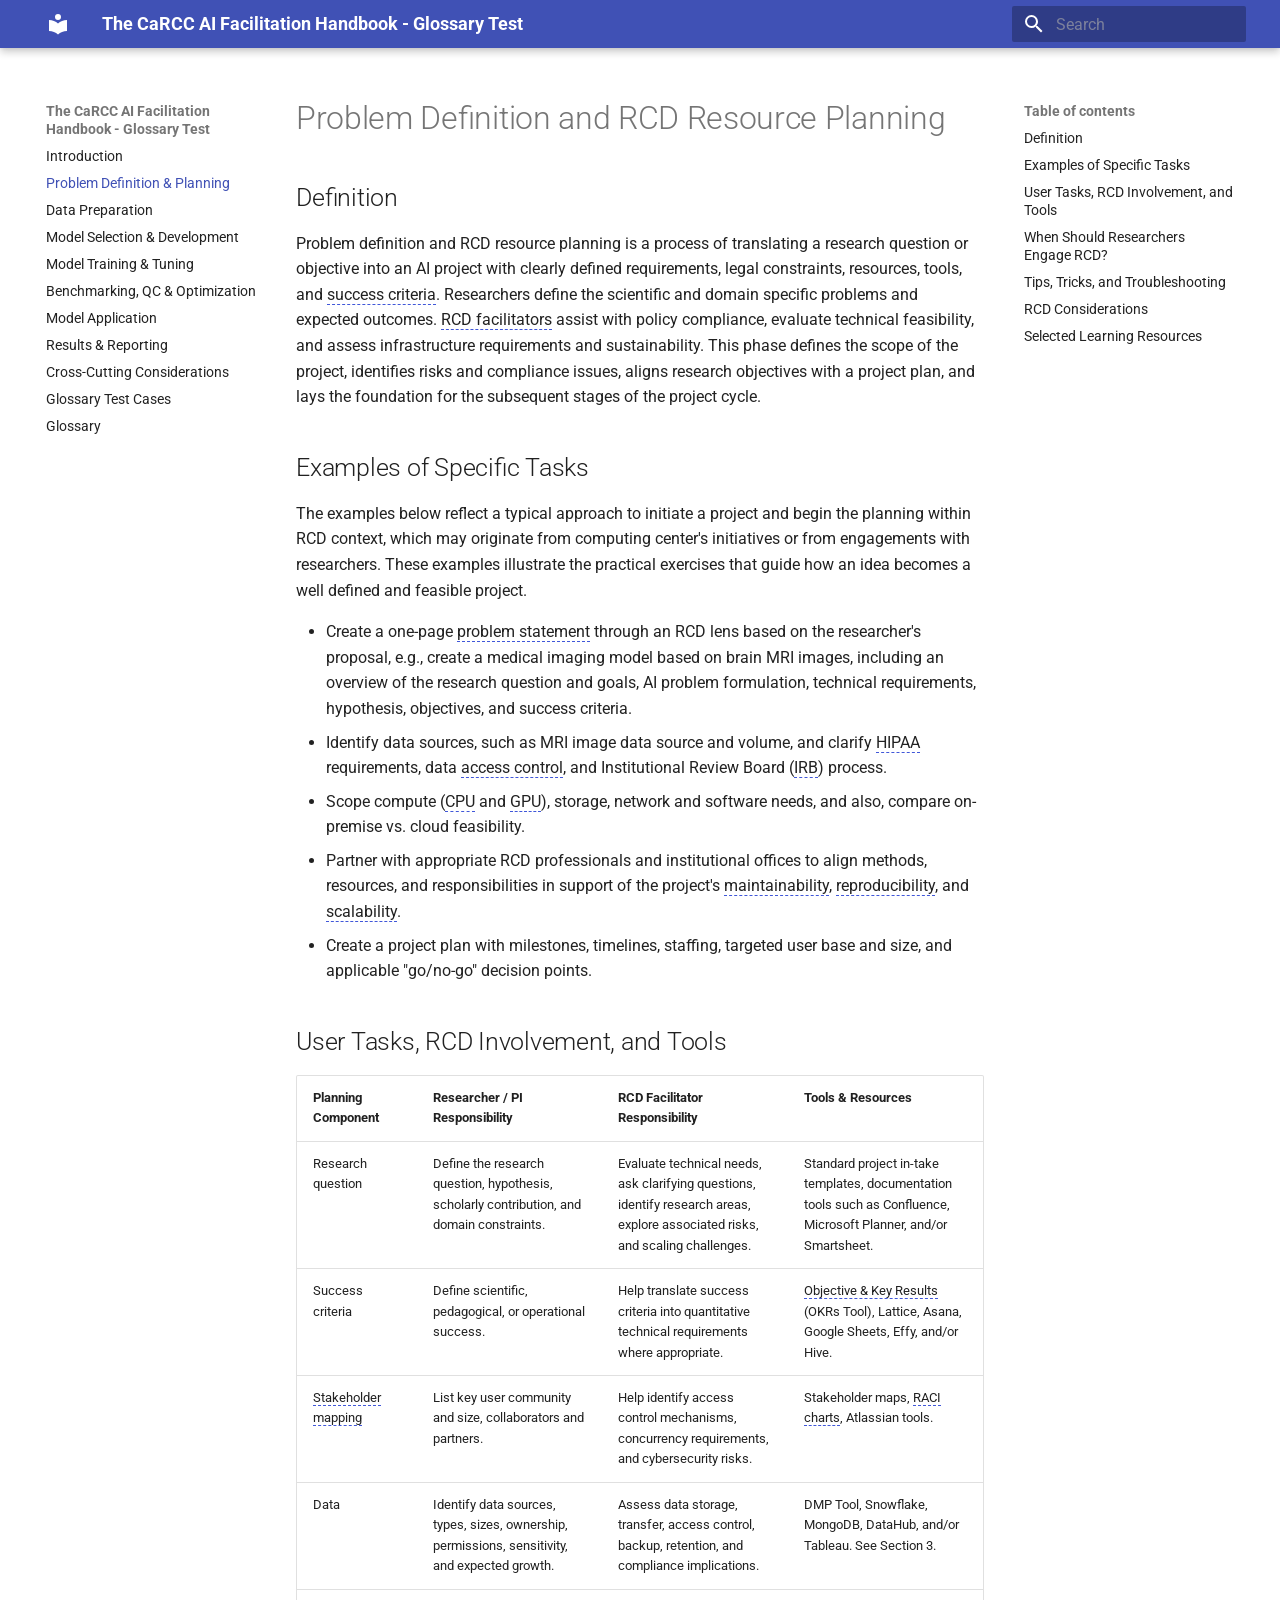
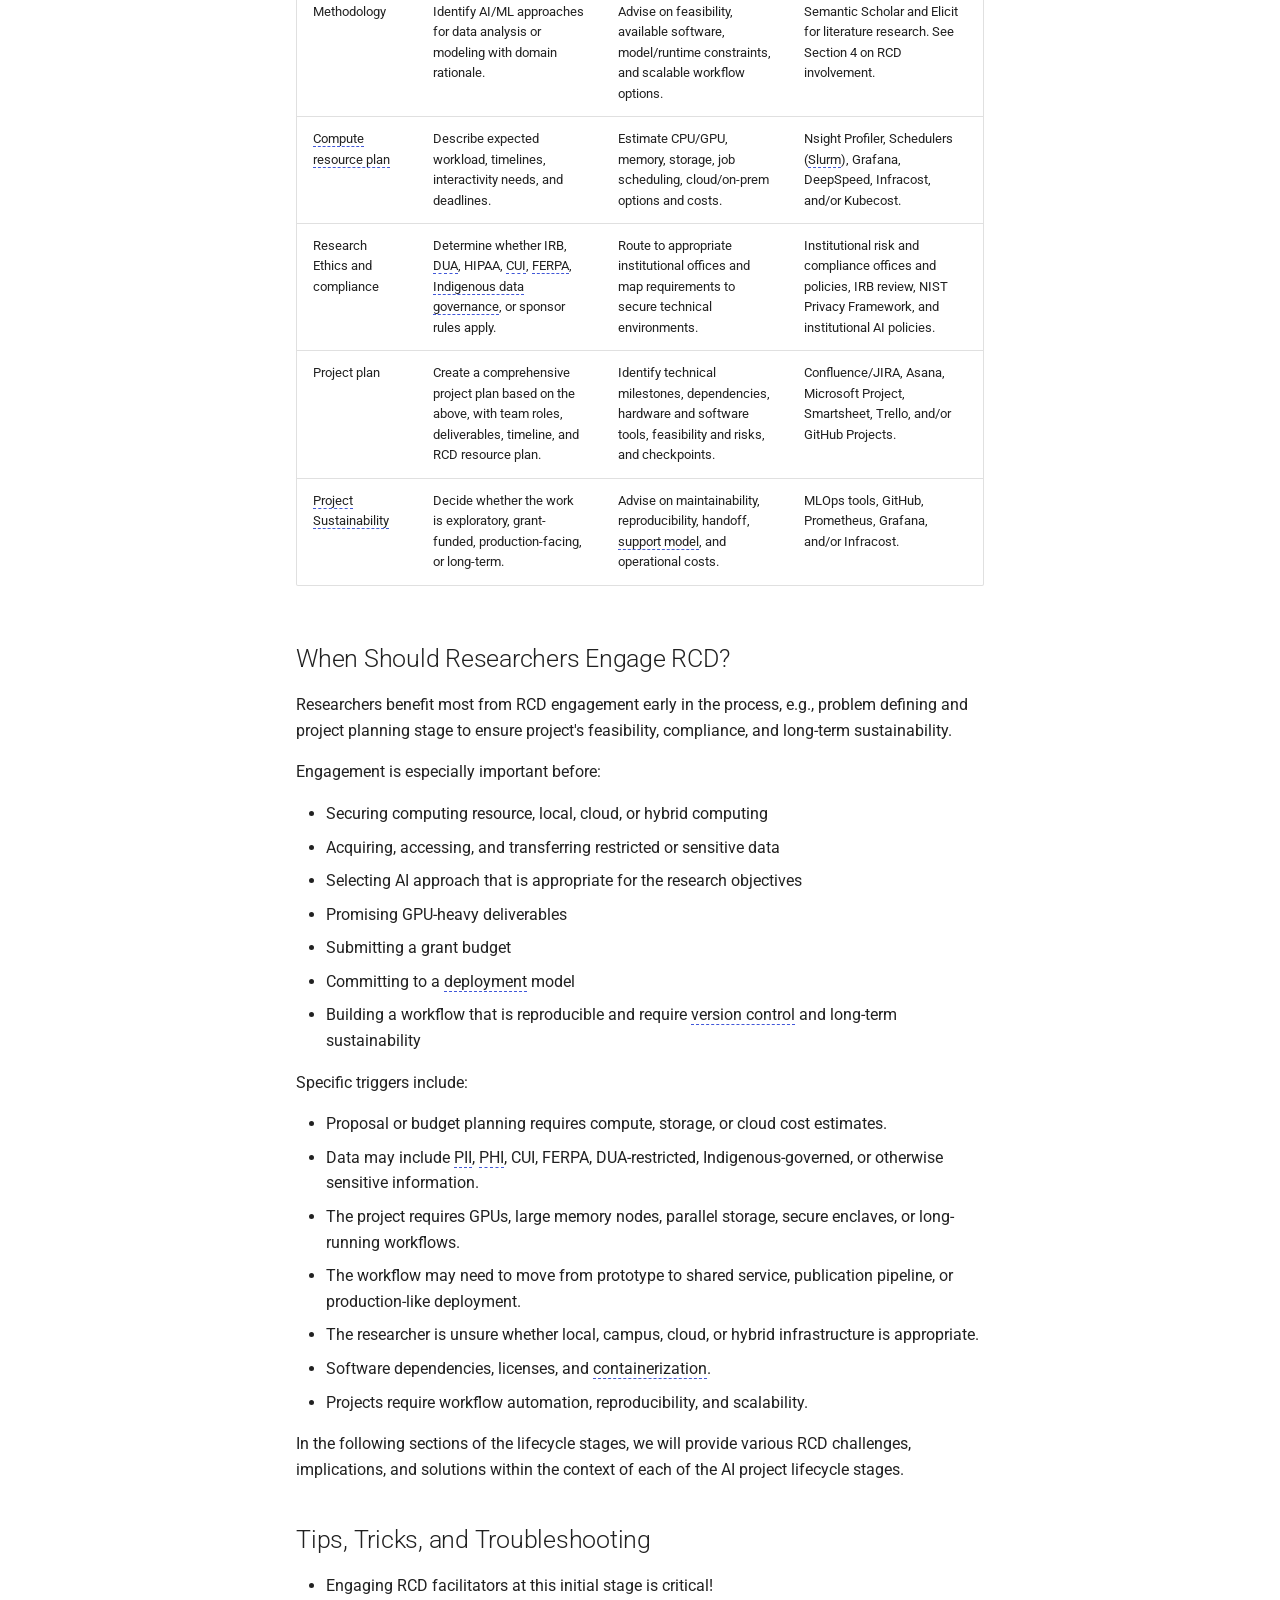
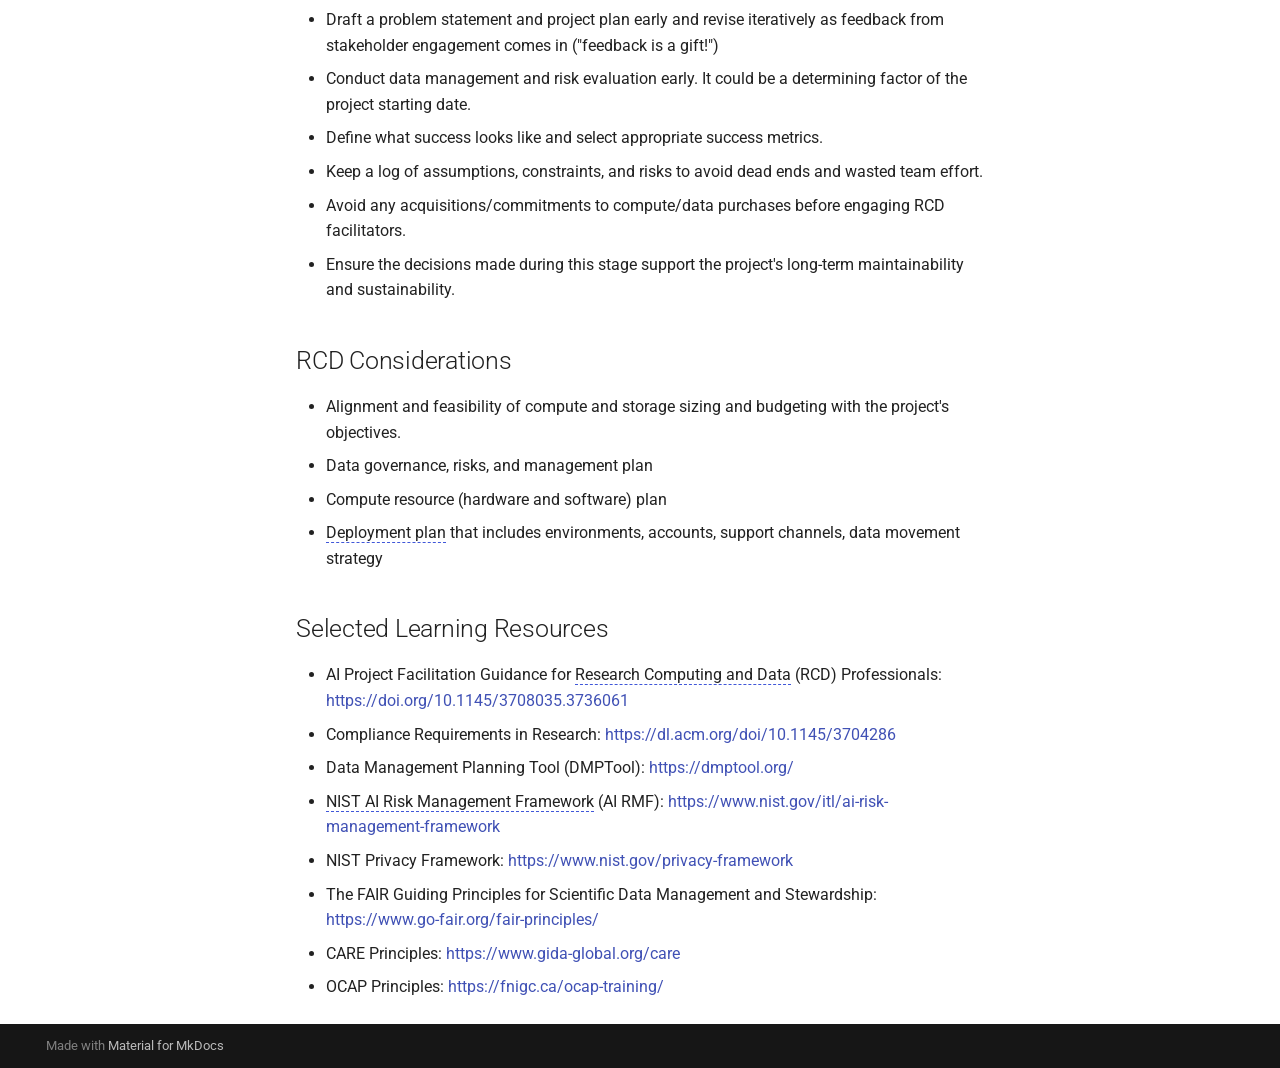
<file: problem-definition/index.html>
<!doctype html>
<html lang="en" class="no-js">
  <head>
    
      <meta charset="utf-8">
      <meta name="viewport" content="width=device-width,initial-scale=1">
      
      
      
      
        <link rel="prev" href="..">
      
      
        <link rel="next" href="../data-preparation/">
      
      
        
      
      
      <link rel="icon" href="../assets/images/favicon.png">
      <meta name="generator" content="mkdocs-1.6.1, mkdocs-material-9.7.7">
    
    
      
        <title>Problem Definition & Planning - The CaRCC AI Facilitation Handbook - Glossary Test</title>
      
    
    
      <link rel="stylesheet" href="../assets/stylesheets/main.ec1eaa64.min.css">
      
      


    
    
      
    
    
      
        
        
        <link rel="preconnect" href="https://fonts.gstatic.com" crossorigin>
        <link rel="stylesheet" href="https://fonts.googleapis.com/css?family=Roboto:300,300i,400,400i,700,700i%7CRoboto+Mono:400,400i,700,700i&display=fallback">
        <style>:root{--md-text-font:"Roboto";--md-code-font:"Roboto Mono"}</style>
      
    
    
      <link rel="stylesheet" href="../stylesheets/style.css">
    
    <script>__md_scope=new URL("..",location),__md_hash=e=>[...e].reduce(((e,_)=>(e<<5)-e+_.charCodeAt(0)),0),__md_get=(e,_=localStorage,t=__md_scope)=>JSON.parse(_.getItem(t.pathname+"."+e)),__md_set=(e,_,t=localStorage,a=__md_scope)=>{try{t.setItem(a.pathname+"."+e,JSON.stringify(_))}catch(e){}}</script>
    
      

    
    
  </head>
  
  
    <body dir="ltr">
  
    
    <input class="md-toggle" data-md-toggle="drawer" type="checkbox" id="__drawer" autocomplete="off">
    <input class="md-toggle" data-md-toggle="search" type="checkbox" id="__search" autocomplete="off">
    <label class="md-overlay" for="__drawer"></label>
    <div data-md-component="skip">
      
        
        <a href="#problem-definition-and-rcd-resource-planning" class="md-skip">
          Skip to content
        </a>
      
    </div>
    <div data-md-component="announce">
      
    </div>
    
    
      

  

<header class="md-header md-header--shadow" data-md-component="header">
  <nav class="md-header__inner md-grid" aria-label="Header">
    <a href=".." title="The CaRCC AI Facilitation Handbook - Glossary Test" class="md-header__button md-logo" aria-label="The CaRCC AI Facilitation Handbook - Glossary Test" data-md-component="logo">
      
  
  <svg xmlns="http://www.w3.org/2000/svg" viewBox="0 0 24 24"><path d="M12 8a3 3 0 0 0 3-3 3 3 0 0 0-3-3 3 3 0 0 0-3 3 3 3 0 0 0 3 3m0 3.54C9.64 9.35 6.5 8 3 8v11c3.5 0 6.64 1.35 9 3.54 2.36-2.19 5.5-3.54 9-3.54V8c-3.5 0-6.64 1.35-9 3.54"/></svg>

    </a>
    <label class="md-header__button md-icon" for="__drawer">
      
      <svg xmlns="http://www.w3.org/2000/svg" viewBox="0 0 24 24"><path d="M3 6h18v2H3zm0 5h18v2H3zm0 5h18v2H3z"/></svg>
    </label>
    <div class="md-header__title" data-md-component="header-title">
      <div class="md-header__ellipsis">
        <div class="md-header__topic">
          <span class="md-ellipsis">
            The CaRCC AI Facilitation Handbook - Glossary Test
          </span>
        </div>
        <div class="md-header__topic" data-md-component="header-topic">
          <span class="md-ellipsis">
            
              Problem Definition & Planning
            
          </span>
        </div>
      </div>
    </div>
    
    
      <script>var palette=__md_get("__palette");if(palette&&palette.color){if("(prefers-color-scheme)"===palette.color.media){var media=matchMedia("(prefers-color-scheme: light)"),input=document.querySelector(media.matches?"[data-md-color-media='(prefers-color-scheme: light)']":"[data-md-color-media='(prefers-color-scheme: dark)']");palette.color.media=input.getAttribute("data-md-color-media"),palette.color.scheme=input.getAttribute("data-md-color-scheme"),palette.color.primary=input.getAttribute("data-md-color-primary"),palette.color.accent=input.getAttribute("data-md-color-accent")}for(var[key,value]of Object.entries(palette.color))document.body.setAttribute("data-md-color-"+key,value)}</script>
    
    
    
      
      
        <label class="md-header__button md-icon" for="__search">
          
          <svg xmlns="http://www.w3.org/2000/svg" viewBox="0 0 24 24"><path d="M9.5 3A6.5 6.5 0 0 1 16 9.5c0 1.61-.59 3.09-1.56 4.23l.27.27h.79l5 5-1.5 1.5-5-5v-.79l-.27-.27A6.52 6.52 0 0 1 9.5 16 6.5 6.5 0 0 1 3 9.5 6.5 6.5 0 0 1 9.5 3m0 2C7 5 5 7 5 9.5S7 14 9.5 14 14 12 14 9.5 12 5 9.5 5"/></svg>
        </label>
        <div class="md-search" data-md-component="search" role="dialog">
  <label class="md-search__overlay" for="__search"></label>
  <div class="md-search__inner" role="search">
    <form class="md-search__form" name="search">
      <input type="text" class="md-search__input" name="query" aria-label="Search" placeholder="Search" autocapitalize="off" autocorrect="off" autocomplete="off" spellcheck="false" data-md-component="search-query" required>
      <label class="md-search__icon md-icon" for="__search">
        
        <svg xmlns="http://www.w3.org/2000/svg" viewBox="0 0 24 24"><path d="M9.5 3A6.5 6.5 0 0 1 16 9.5c0 1.61-.59 3.09-1.56 4.23l.27.27h.79l5 5-1.5 1.5-5-5v-.79l-.27-.27A6.52 6.52 0 0 1 9.5 16 6.5 6.5 0 0 1 3 9.5 6.5 6.5 0 0 1 9.5 3m0 2C7 5 5 7 5 9.5S7 14 9.5 14 14 12 14 9.5 12 5 9.5 5"/></svg>
        
        <svg xmlns="http://www.w3.org/2000/svg" viewBox="0 0 24 24"><path d="M20 11v2H8l5.5 5.5-1.42 1.42L4.16 12l7.92-7.92L13.5 5.5 8 11z"/></svg>
      </label>
      <nav class="md-search__options" aria-label="Search">
        
        <button type="reset" class="md-search__icon md-icon" title="Clear" aria-label="Clear" tabindex="-1">
          
          <svg xmlns="http://www.w3.org/2000/svg" viewBox="0 0 24 24"><path d="M19 6.41 17.59 5 12 10.59 6.41 5 5 6.41 10.59 12 5 17.59 6.41 19 12 13.41 17.59 19 19 17.59 13.41 12z"/></svg>
        </button>
      </nav>
      
    </form>
    <div class="md-search__output">
      <div class="md-search__scrollwrap" tabindex="0" data-md-scrollfix>
        <div class="md-search-result" data-md-component="search-result">
          <div class="md-search-result__meta">
            Initializing search
          </div>
          <ol class="md-search-result__list" role="presentation"></ol>
        </div>
      </div>
    </div>
  </div>
</div>
      
    
    
  </nav>
  
</header>
    
    <div class="md-container" data-md-component="container">
      
      
        
          
        
      
      <main class="md-main" data-md-component="main">
        <div class="md-main__inner md-grid">
          
            
              
              <div class="md-sidebar md-sidebar--primary" data-md-component="sidebar" data-md-type="navigation" >
                <div class="md-sidebar__scrollwrap">
                  <div class="md-sidebar__inner">
                    



<nav class="md-nav md-nav--primary" aria-label="Navigation" data-md-level="0">
  <label class="md-nav__title" for="__drawer">
    <a href=".." title="The CaRCC AI Facilitation Handbook - Glossary Test" class="md-nav__button md-logo" aria-label="The CaRCC AI Facilitation Handbook - Glossary Test" data-md-component="logo">
      
  
  <svg xmlns="http://www.w3.org/2000/svg" viewBox="0 0 24 24"><path d="M12 8a3 3 0 0 0 3-3 3 3 0 0 0-3-3 3 3 0 0 0-3 3 3 3 0 0 0 3 3m0 3.54C9.64 9.35 6.5 8 3 8v11c3.5 0 6.64 1.35 9 3.54 2.36-2.19 5.5-3.54 9-3.54V8c-3.5 0-6.64 1.35-9 3.54"/></svg>

    </a>
    The CaRCC AI Facilitation Handbook - Glossary Test
  </label>
  
  <ul class="md-nav__list" data-md-scrollfix>
    
      
      
  
  
  
  
    <li class="md-nav__item">
      <a href=".." class="md-nav__link">
        
  
  
  <span class="md-ellipsis">
    
  
    Introduction
  

    
  </span>
  
  

      </a>
    </li>
  

    
      
      
  
  
    
  
  
  
    <li class="md-nav__item md-nav__item--active">
      
      <input class="md-nav__toggle md-toggle" type="checkbox" id="__toc">
      
      
        
      
      
        <label class="md-nav__link md-nav__link--active" for="__toc">
          
  
  
  <span class="md-ellipsis">
    
  
    Problem Definition & Planning
  

    
  </span>
  
  

          <span class="md-nav__icon md-icon"></span>
        </label>
      
      <a href="./" class="md-nav__link md-nav__link--active">
        
  
  
  <span class="md-ellipsis">
    
  
    Problem Definition & Planning
  

    
  </span>
  
  

      </a>
      
        

<nav class="md-nav md-nav--secondary" aria-label="Table of contents">
  
  
  
    
  
  
    <label class="md-nav__title" for="__toc">
      <span class="md-nav__icon md-icon"></span>
      Table of contents
    </label>
    <ul class="md-nav__list" data-md-component="toc" data-md-scrollfix>
      
        <li class="md-nav__item">
  <a href="#definition" class="md-nav__link">
    <span class="md-ellipsis">
      
        Definition
      
    </span>
  </a>
  
</li>
      
        <li class="md-nav__item">
  <a href="#examples-of-specific-tasks" class="md-nav__link">
    <span class="md-ellipsis">
      
        Examples of Specific Tasks
      
    </span>
  </a>
  
</li>
      
        <li class="md-nav__item">
  <a href="#user-tasks-rcd-involvement-and-tools" class="md-nav__link">
    <span class="md-ellipsis">
      
        User Tasks, RCD Involvement, and Tools
      
    </span>
  </a>
  
</li>
      
        <li class="md-nav__item">
  <a href="#when-should-researchers-engage-rcd" class="md-nav__link">
    <span class="md-ellipsis">
      
        When Should Researchers Engage RCD?
      
    </span>
  </a>
  
</li>
      
        <li class="md-nav__item">
  <a href="#tips-tricks-and-troubleshooting" class="md-nav__link">
    <span class="md-ellipsis">
      
        Tips, Tricks, and Troubleshooting
      
    </span>
  </a>
  
</li>
      
        <li class="md-nav__item">
  <a href="#rcd-considerations" class="md-nav__link">
    <span class="md-ellipsis">
      
        RCD Considerations
      
    </span>
  </a>
  
</li>
      
        <li class="md-nav__item">
  <a href="#selected-learning-resources" class="md-nav__link">
    <span class="md-ellipsis">
      
        Selected Learning Resources
      
    </span>
  </a>
  
</li>
      
    </ul>
  
</nav>
      
    </li>
  

    
      
      
  
  
  
  
    <li class="md-nav__item">
      <a href="../data-preparation/" class="md-nav__link">
        
  
  
  <span class="md-ellipsis">
    
  
    Data Preparation
  

    
  </span>
  
  

      </a>
    </li>
  

    
      
      
  
  
  
  
    <li class="md-nav__item">
      <a href="../model-selection/" class="md-nav__link">
        
  
  
  <span class="md-ellipsis">
    
  
    Model Selection & Development
  

    
  </span>
  
  

      </a>
    </li>
  

    
      
      
  
  
  
  
    <li class="md-nav__item">
      <a href="../model-training/" class="md-nav__link">
        
  
  
  <span class="md-ellipsis">
    
  
    Model Training & Tuning
  

    
  </span>
  
  

      </a>
    </li>
  

    
      
      
  
  
  
  
    <li class="md-nav__item">
      <a href="../benchmarking/" class="md-nav__link">
        
  
  
  <span class="md-ellipsis">
    
  
    Benchmarking, QC & Optimization
  

    
  </span>
  
  

      </a>
    </li>
  

    
      
      
  
  
  
  
    <li class="md-nav__item">
      <a href="../model-application/" class="md-nav__link">
        
  
  
  <span class="md-ellipsis">
    
  
    Model Application
  

    
  </span>
  
  

      </a>
    </li>
  

    
      
      
  
  
  
  
    <li class="md-nav__item">
      <a href="../results-reporting/" class="md-nav__link">
        
  
  
  <span class="md-ellipsis">
    
  
    Results & Reporting
  

    
  </span>
  
  

      </a>
    </li>
  

    
      
      
  
  
  
  
    <li class="md-nav__item">
      <a href="../cross-cutting/" class="md-nav__link">
        
  
  
  <span class="md-ellipsis">
    
  
    Cross-Cutting Considerations
  

    
  </span>
  
  

      </a>
    </li>
  

    
      
      
  
  
  
  
    <li class="md-nav__item">
      <a href="../tests/" class="md-nav__link">
        
  
  
  <span class="md-ellipsis">
    
  
    Glossary Test Cases
  

    
  </span>
  
  

      </a>
    </li>
  

    
      
      
  
  
  
  
    <li class="md-nav__item">
      <a href="../glossary/" class="md-nav__link">
        
  
  
  <span class="md-ellipsis">
    
  
    Glossary
  

    
  </span>
  
  

      </a>
    </li>
  

    
  </ul>
</nav>
                  </div>
                </div>
              </div>
            
            
              
              <div class="md-sidebar md-sidebar--secondary" data-md-component="sidebar" data-md-type="toc" >
                <div class="md-sidebar__scrollwrap">
                  <div class="md-sidebar__inner">
                    

<nav class="md-nav md-nav--secondary" aria-label="Table of contents">
  
  
  
    
  
  
    <label class="md-nav__title" for="__toc">
      <span class="md-nav__icon md-icon"></span>
      Table of contents
    </label>
    <ul class="md-nav__list" data-md-component="toc" data-md-scrollfix>
      
        <li class="md-nav__item">
  <a href="#definition" class="md-nav__link">
    <span class="md-ellipsis">
      
        Definition
      
    </span>
  </a>
  
</li>
      
        <li class="md-nav__item">
  <a href="#examples-of-specific-tasks" class="md-nav__link">
    <span class="md-ellipsis">
      
        Examples of Specific Tasks
      
    </span>
  </a>
  
</li>
      
        <li class="md-nav__item">
  <a href="#user-tasks-rcd-involvement-and-tools" class="md-nav__link">
    <span class="md-ellipsis">
      
        User Tasks, RCD Involvement, and Tools
      
    </span>
  </a>
  
</li>
      
        <li class="md-nav__item">
  <a href="#when-should-researchers-engage-rcd" class="md-nav__link">
    <span class="md-ellipsis">
      
        When Should Researchers Engage RCD?
      
    </span>
  </a>
  
</li>
      
        <li class="md-nav__item">
  <a href="#tips-tricks-and-troubleshooting" class="md-nav__link">
    <span class="md-ellipsis">
      
        Tips, Tricks, and Troubleshooting
      
    </span>
  </a>
  
</li>
      
        <li class="md-nav__item">
  <a href="#rcd-considerations" class="md-nav__link">
    <span class="md-ellipsis">
      
        RCD Considerations
      
    </span>
  </a>
  
</li>
      
        <li class="md-nav__item">
  <a href="#selected-learning-resources" class="md-nav__link">
    <span class="md-ellipsis">
      
        Selected Learning Resources
      
    </span>
  </a>
  
</li>
      
    </ul>
  
</nav>
                  </div>
                </div>
              </div>
            
          
          
            <div class="md-content" data-md-component="content">
              
              <article class="md-content__inner md-typeset">
                
                  



<h1 id="problem-definition-and-rcd-resource-planning">Problem Definition and RCD Resource Planning</h1>
<h2 id="definition">Definition</h2>
<p>Problem definition and RCD resource planning is a process of translating a
research question or objective into an AI project with clearly defined
requirements, legal constraints, resources, tools, and <a class="glossary-link" href="../glossary/#success-criteria"><abbr title="Conditions agreed upon in advance to determine whether a project has met its scientific, pedagogical, or operational goals. [...]">success criteria</abbr></a>.
Researchers define the scientific and domain specific problems and expected
outcomes. <a class="glossary-link" href="../glossary/#rcd-facilitator"><abbr title="A Research Computing and Data (RCD) facilitator works with researchers to turn research goals into workable technical plans and to connect them with appropriate resources, expertise, and institutional processes. [...]">RCD facilitators</abbr></a> assist with policy compliance, evaluate technical
feasibility, and assess infrastructure requirements and sustainability. This
phase defines the scope of the project, identifies risks and compliance issues,
aligns research objectives with a project plan, and lays the foundation for the
subsequent stages of the project cycle.</p>
<h2 id="examples-of-specific-tasks">Examples of Specific Tasks</h2>
<p>The examples below reflect a typical approach to initiate a project and begin
the planning within RCD context, which may originate from computing center's
initiatives or from engagements with researchers. These examples illustrate the
practical exercises that guide how an idea becomes a well defined and feasible
project.</p>
<ul>
<li>Create a one-page <a class="glossary-link" href="../glossary/#problem-statement"><abbr title="A concise description of the research problem an AI project is meant to address, including what is unknown and why it matters. [...]">problem statement</abbr></a> through an RCD lens based on the
  researcher's proposal, e.g., create a medical imaging model based on brain MRI
  images, including an overview of the research question and goals, AI problem
  formulation, technical requirements, hypothesis, objectives, and success
  criteria.</li>
<li>Identify data sources, such as MRI image data source and volume, and clarify
  <a class="glossary-link" href="../glossary/#hipaa"><abbr title="The Health Insurance Portability and Accountability Act (HIPAA) is a U.S. [...]">HIPAA</abbr></a> requirements, data <a class="glossary-link" href="../glossary/#access-control"><abbr title="Policies, technologies, and procedures that determine who or what may access resources, under which conditions, and what actions are permitted. [...]">access control</abbr></a>, and Institutional Review Board (<a class="glossary-link" href="../glossary/#irb"><abbr title="An institutional review board (IRB) is a committee that reviews and oversees research involving human subjects to confirm that it meets ethical and regulatory requirements. [...]">IRB</abbr></a>)
  process.</li>
<li>Scope compute (<a class="glossary-link" href="../glossary/#cpu"><abbr title="A central processing unit (CPU) is the general-purpose processor used to execute program instructions.">CPU</abbr></a> and <a class="glossary-link" href="../glossary/#gpu"><abbr title="A graphics processing unit (GPU) is a processor capable of performing many operations in parallel and is often used for machine learning workloads.">GPU</abbr></a>), storage, network and software needs, and also,
  compare on-premise vs. cloud feasibility.</li>
<li>Partner with appropriate RCD professionals and institutional offices to align
  methods, resources, and responsibilities in support of the project's
  <a class="glossary-link" href="../glossary/#maintainability"><abbr title="How readily a project's code, environments, and workflows can be understood, updated, and repaired by people other than their original authors. [...]">maintainability</abbr></a>, <a class="glossary-link" href="../glossary/#reproducibility"><abbr title="The ability to recreate computational research results by repeating a documented workflow with the same data or inputs. [...]">reproducibility</abbr></a>, and <a class="glossary-link" href="../glossary/#scalability"><abbr title="The ability of a computing system or workflow to handle growing workloads while maintaining acceptable performance. [...]">scalability</abbr></a>.</li>
<li>Create a project plan with milestones, timelines, staffing, targeted user base
  and size, and applicable "go/no-go" decision points.</li>
</ul>
<h2 id="user-tasks-rcd-involvement-and-tools">User Tasks, RCD Involvement, and Tools</h2>
<table>
<thead>
<tr>
<th>Planning Component</th>
<th>Researcher / PI Responsibility</th>
<th>RCD Facilitator Responsibility</th>
<th>Tools &amp; Resources</th>
</tr>
</thead>
<tbody>
<tr>
<td>Research question</td>
<td>Define the research question, hypothesis, scholarly contribution, and domain constraints.</td>
<td>Evaluate technical needs, ask clarifying questions, identify research areas, explore associated risks, and scaling challenges.</td>
<td>Standard project in-take templates, documentation tools such as Confluence, Microsoft Planner, and/or Smartsheet.</td>
</tr>
<tr>
<td>Success criteria</td>
<td>Define scientific, pedagogical, or operational success.</td>
<td>Help translate success criteria into quantitative technical requirements where appropriate.</td>
<td><a class="glossary-link" href="../glossary/#objective-key-results"><abbr title="A goal-setting method that pairs a stated objective with a small number of measurable results used to track progress toward it. [...]">Objective &amp; Key Results</abbr></a> (OKRs Tool), Lattice, Asana, Google Sheets, Effy, and/or Hive.</td>
</tr>
<tr>
<td><a class="glossary-link" href="../glossary/#stakeholder-mapping"><abbr title="Identifying people and groups with an interest in a project and clarifying their roles and needs. [...]">Stakeholder mapping</abbr></a></td>
<td>List key user community and size, collaborators and partners.</td>
<td>Help identify access control mechanisms, concurrency requirements, and cybersecurity risks.</td>
<td>Stakeholder maps, <a class="glossary-link" href="../glossary/#raci-chart"><abbr title="A planning table recording who is Responsible, Accountable, Consulted, and Informed for each task in a project. [...]">RACI charts</abbr></a>, Atlassian tools.</td>
</tr>
<tr>
<td>Data</td>
<td>Identify data sources, types, sizes, ownership, permissions, sensitivity, and expected growth.</td>
<td>Assess data storage, transfer, access control, backup, retention, and compliance implications.</td>
<td>DMP Tool, Snowflake, MongoDB, DataHub, and/or Tableau. See Section 3.</td>
</tr>
<tr>
<td>Methodology</td>
<td>Identify AI/ML approaches for data analysis or modeling with domain rationale.</td>
<td>Advise on feasibility, available software, model/runtime constraints, and scalable workflow options.</td>
<td>Semantic Scholar and Elicit for literature research. See Section 4 on RCD involvement.</td>
</tr>
<tr>
<td><a class="glossary-link" href="../glossary/#compute-resource-plan"><abbr title="An estimate of the computing capacity a project will require, covering CPU and GPU needs, memory, storage, data movement, job scheduling, and expected cost. [...]">Compute resource plan</abbr></a></td>
<td>Describe expected workload, timelines, interactivity needs, and deadlines.</td>
<td>Estimate CPU/GPU, memory, storage, job scheduling, cloud/on-prem options and costs.</td>
<td>Nsight Profiler, Schedulers (<a class="glossary-link" href="../glossary/#slurm"><abbr title="A workload manager and job scheduler commonly used on HPC clusters to allocate resources and run batch jobs.">Slurm</abbr></a>), Grafana, DeepSpeed, Infracost, and/or Kubecost.</td>
</tr>
<tr>
<td>Research Ethics and compliance</td>
<td>Determine whether IRB, <a class="glossary-link" href="../glossary/#dua"><abbr title="A data use agreement (DUA) specifies how shared data may be accessed, used, stored, protected, and disclosed. [...]">DUA</abbr></a>, HIPAA, <a class="glossary-link" href="../glossary/#cui"><abbr title="Controlled unclassified information (CUI) is U.S. [...]">CUI</abbr></a>, <a class="glossary-link" href="../glossary/#ferpa"><abbr title="The Family Educational Rights and Privacy Act (FERPA) is a U.S. [...]">FERPA</abbr></a>, <a class="glossary-link" href="../glossary/#indigenous-data-governance"><abbr title="The principle and practice that Indigenous peoples hold authority over data about their communities, territories, and knowledge, including how it is collected, used, and shared. [...]">Indigenous data governance</abbr></a>, or sponsor rules apply.</td>
<td>Route to appropriate institutional offices and map requirements to secure technical environments.</td>
<td>Institutional risk and compliance offices and policies, IRB review, NIST Privacy Framework, and institutional AI policies.</td>
</tr>
<tr>
<td>Project plan</td>
<td>Create a comprehensive project plan based on the above, with team roles, deliverables, timeline, and RCD resource plan.</td>
<td>Identify technical milestones, dependencies, hardware and software tools, feasibility and risks, and checkpoints.</td>
<td>Confluence/JIRA, Asana, Microsoft Project, Smartsheet, Trello, and/or GitHub Projects.</td>
</tr>
<tr>
<td><a class="glossary-link" href="../glossary/#project-sustainability"><abbr title="The capacity of a project's data, code, models, and services to remain usable and supported after the initial funding or effort ends. [...]">Project Sustainability</abbr></a></td>
<td>Decide whether the work is exploratory, grant-funded, production-facing, or long-term.</td>
<td>Advise on maintainability, reproducibility, handoff, <a class="glossary-link" href="../glossary/#support-model"><abbr title="An agreed arrangement specifying who responds to problems, questions, and updates for a deployed model or workflow, and through which channels. [...]">support model</abbr></a>, and operational costs.</td>
<td>MLOps tools, GitHub, Prometheus, Grafana, and/or Infracost.</td>
</tr>
</tbody>
</table>
<h2 id="when-should-researchers-engage-rcd">When Should Researchers Engage RCD?</h2>
<p>Researchers benefit most from RCD engagement early in the process, e.g., problem
defining and project planning stage to ensure project's feasibility, compliance,
and long-term sustainability.</p>
<p>Engagement is especially important before:</p>
<ul>
<li>Securing computing resource, local, cloud, or hybrid computing</li>
<li>Acquiring, accessing, and transferring restricted or sensitive data</li>
<li>Selecting AI approach that is appropriate for the research objectives</li>
<li>Promising GPU-heavy deliverables</li>
<li>Submitting a grant budget</li>
<li>Committing to a <a class="glossary-link" href="../glossary/#deployment"><abbr title="The process of making a trained AI model available for use in a research workflow or application. [...]">deployment</abbr></a> model</li>
<li>Building a workflow that is reproducible and require <a class="glossary-link" href="../glossary/#version-control"><abbr title="A system for tracking changes to code, data, configuration, and other project files over time so that specific versions can be identified and restored. [...]">version control</abbr></a> and
  long-term sustainability</li>
</ul>
<p>Specific triggers include:</p>
<ul>
<li>Proposal or budget planning requires compute, storage, or cloud cost
  estimates.</li>
<li>Data may include <a class="glossary-link" href="../glossary/#pii"><abbr title="Personally identifiable information (PII) is information that can identify a person directly or in combination with other data. [...]">PII</abbr></a>, <a class="glossary-link" href="../glossary/#phi"><abbr title="Protected health information (PHI) is individually identifiable health information covered by HIPAA, including clinical, payment, and demographic data linked to a person's care. [...]">PHI</abbr></a>, CUI, FERPA, DUA-restricted, Indigenous-governed, or
  otherwise sensitive information.</li>
<li>The project requires GPUs, large memory nodes, parallel storage, secure
  enclaves, or long-running workflows.</li>
<li>The workflow may need to move from prototype to shared service, publication
  pipeline, or production-like deployment.</li>
<li>The researcher is unsure whether local, campus, cloud, or hybrid
  infrastructure is appropriate.</li>
<li>Software dependencies, licenses, and <a class="glossary-link" href="../glossary/#containerization"><abbr title="Packaging software together with the dependencies it needs so that it runs consistently across computing systems. [...]">containerization</abbr></a>.</li>
<li>Projects require workflow automation, reproducibility, and scalability.</li>
</ul>
<p>In the following sections of the lifecycle stages, we will provide various RCD
challenges, implications, and solutions within the context of each of the AI
project lifecycle stages.</p>
<h2 id="tips-tricks-and-troubleshooting">Tips, Tricks, and Troubleshooting</h2>
<ul>
<li>Engaging RCD facilitators at this initial stage is critical!</li>
<li>Draft a problem statement and project plan early and revise iteratively as
  feedback from stakeholder engagement comes in ("feedback is a gift!")</li>
<li>Conduct data management and risk evaluation early. It could be a determining
  factor of the project starting date.</li>
<li>Define what success looks like and select appropriate success metrics.</li>
<li>Keep a log of assumptions, constraints, and risks to avoid dead ends and
  wasted team effort.</li>
<li>Avoid any acquisitions/commitments to compute/data purchases before engaging
  RCD facilitators.</li>
<li>Ensure the decisions made during this stage support the project's long-term
  maintainability and sustainability.</li>
</ul>
<h2 id="rcd-considerations">RCD Considerations</h2>
<ul>
<li>Alignment and feasibility of compute and storage sizing and budgeting with the
  project's objectives.</li>
<li>Data governance, risks, and management plan</li>
<li>Compute resource (hardware and software) plan</li>
<li><a class="glossary-link" href="../glossary/#deployment-plan"><abbr title="A description of how a completed model or workflow will be made available for use, including the environments, accounts, support channels, and ongoing costs involved. [...]">Deployment plan</abbr></a> that includes environments, accounts, support channels, data
  movement strategy</li>
</ul>
<h2 id="selected-learning-resources">Selected Learning Resources</h2>
<ul>
<li>AI Project Facilitation Guidance for <a class="glossary-link" href="../glossary/#research-computing-and-data"><abbr title="Research Computing and Data (RCD) encompasses the staff, infrastructure, and services that support computational and data-intensive research at an institution. [...]">Research Computing and Data</abbr></a> (RCD)
  Professionals: <a href="https://doi.org/10.1145/3708035.3736061">https://doi.org/10.1145/3708035.3736061</a></li>
<li>Compliance Requirements in Research: <a href="https://dl.acm.org/doi/10.1145/3704286">https://dl.acm.org/doi/10.1145/3704286</a></li>
<li>Data Management Planning Tool (DMPTool): <a href="https://dmptool.org/">https://dmptool.org/</a></li>
<li><a class="glossary-link" href="../glossary/#nist-ai-risk-management-framework"><abbr title="A voluntary framework published by the U.S. [...]">NIST AI Risk Management Framework</abbr></a> (AI RMF):
  <a href="https://www.nist.gov/itl/ai-risk-management-framework">https://www.nist.gov/itl/ai-risk-management-framework</a></li>
<li>NIST Privacy Framework: <a href="https://www.nist.gov/privacy-framework">https://www.nist.gov/privacy-framework</a></li>
<li>The FAIR Guiding Principles for Scientific Data Management and Stewardship:
  <a href="https://www.go-fair.org/fair-principles/">https://www.go-fair.org/fair-principles/</a></li>
<li>CARE Principles: <a href="https://www.gida-global.org/care">https://www.gida-global.org/care</a></li>
<li>OCAP Principles: <a href="https://fnigc.ca/ocap-training/">https://fnigc.ca/ocap-training/</a></li>
</ul>
<!--
Generated: Oct 23, 2026

Glossary behavior for terms listed in this file:
Terms are matched wherever they appear in the handbook.
By default, only the first occurrence of each glossary entry on a page is highlighted.
Terms are not highlighted in headings, table header cells, existing links, reference footnotes, or on the full glossary page.

Definitions appear as tooltips on hover on desktop.
Format: *[term]: definition
Case variants each need their own line.
Plural variants each need their own line.

The tooltip definition must match the beginning of the full definition in glossary.md.
Do not manually edit this file.
-->












                
              </article>
            </div>
          
          
<script>var target=document.getElementById(location.hash.slice(1));target&&target.name&&(target.checked=target.name.startsWith("__tabbed_"))</script>
        </div>
        
      </main>
      
        <footer class="md-footer">
  
  <div class="md-footer-meta md-typeset">
    <div class="md-footer-meta__inner md-grid">
      <div class="md-copyright">
  
  
    Made with
    <a href="https://squidfunk.github.io/mkdocs-material/" target="_blank" rel="noopener">
      Material for MkDocs
    </a>
  
</div>
      
    </div>
  </div>
</footer>
      
    </div>
    <div class="md-dialog" data-md-component="dialog">
      <div class="md-dialog__inner md-typeset"></div>
    </div>
    
    
    
      
      
      <script id="__config" type="application/json">{"annotate": null, "base": "..", "features": ["content.tooltips"], "search": "../assets/javascripts/workers/search.2c215733.min.js", "tags": null, "translations": {"clipboard.copied": "Copied to clipboard", "clipboard.copy": "Copy to clipboard", "search.result.more.one": "1 more on this page", "search.result.more.other": "# more on this page", "search.result.none": "No matching documents", "search.result.one": "1 matching document", "search.result.other": "# matching documents", "search.result.placeholder": "Type to start searching", "search.result.term.missing": "Missing", "select.version": "Select version"}, "version": null}</script>
    
    
      <script src="../assets/javascripts/bundle.d7400e89.min.js"></script>
      
        <script src="../javascripts/glossary_tooltips.js"></script>
      
    
  </body>
</html>
</file>
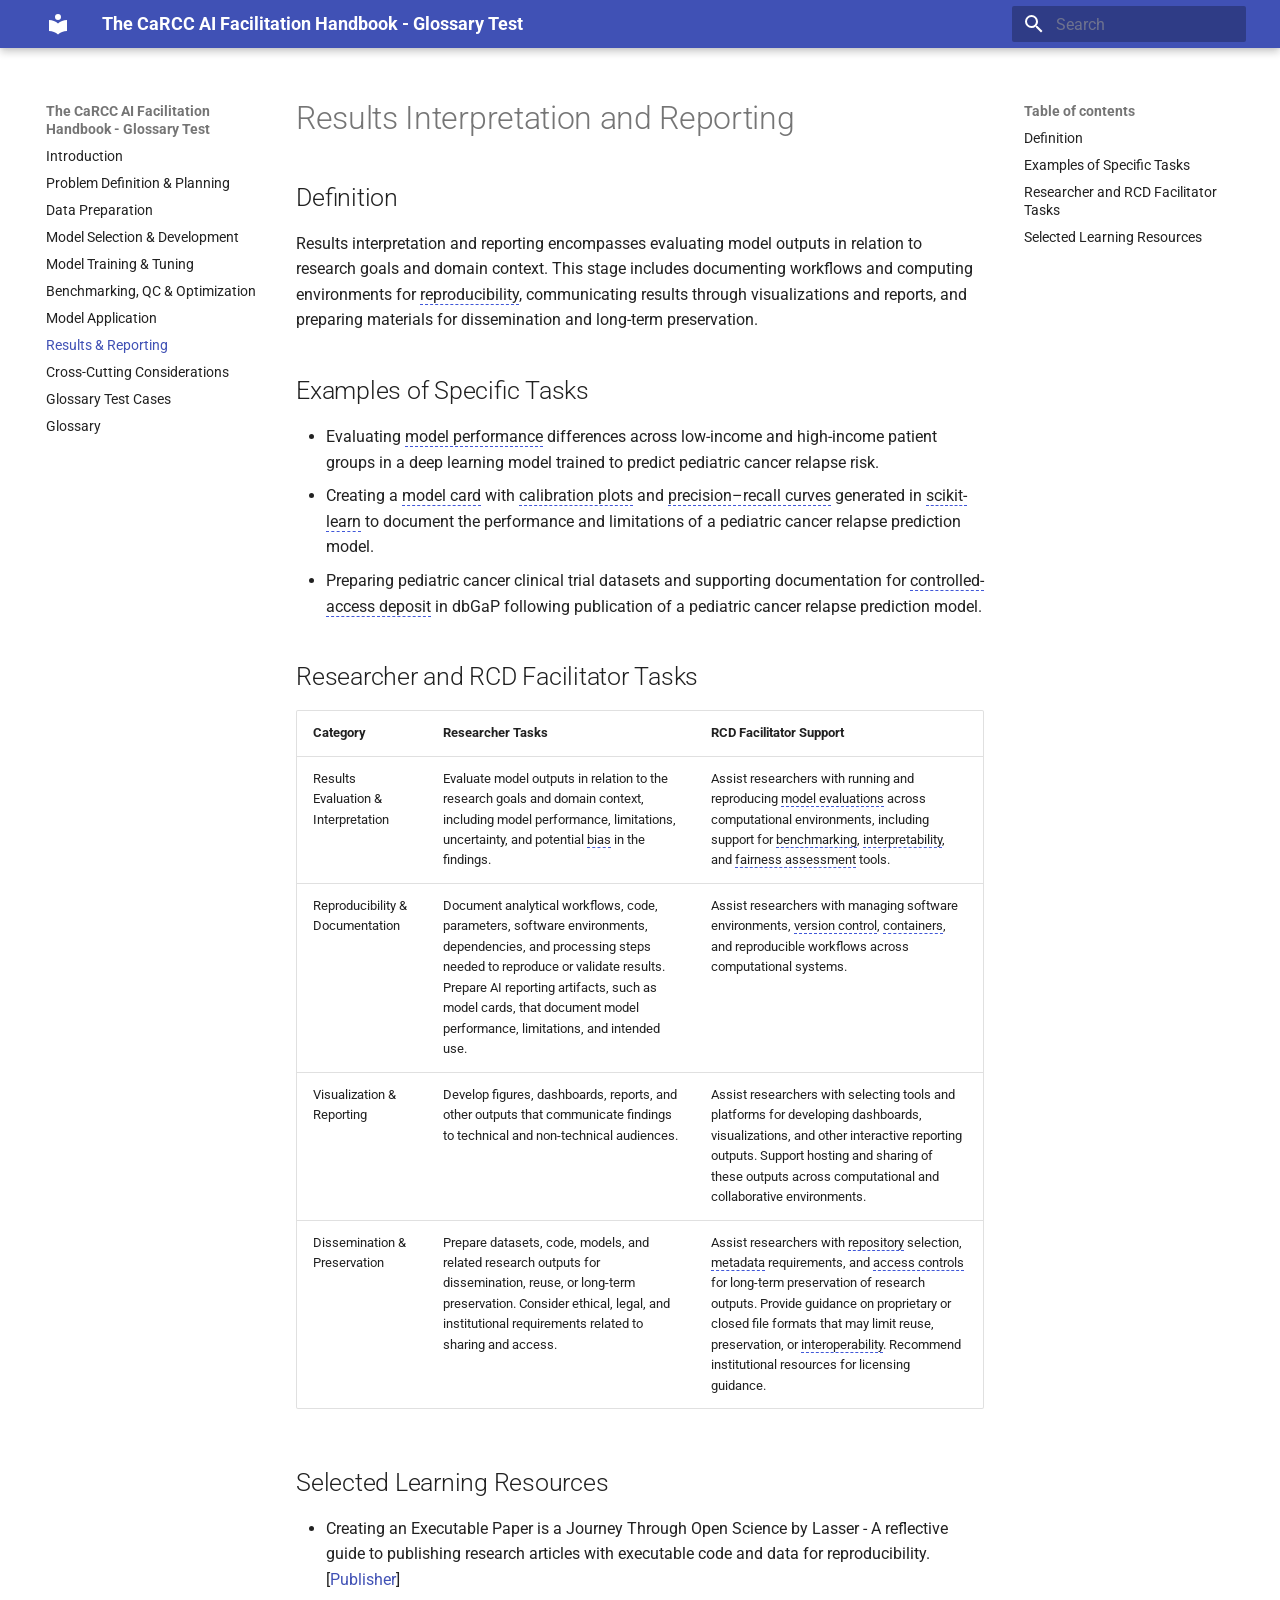
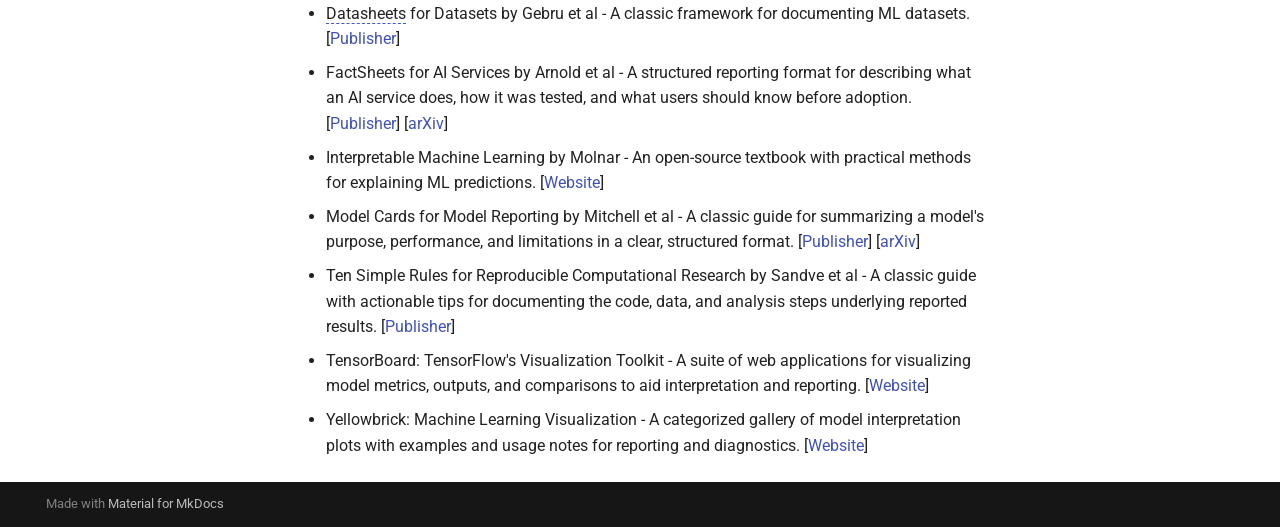
<file: results-reporting/index.html>
<!doctype html>
<html lang="en" class="no-js">
  <head>
    
      <meta charset="utf-8">
      <meta name="viewport" content="width=device-width,initial-scale=1">
      
      
      
      
        <link rel="prev" href="../model-application/">
      
      
        <link rel="next" href="../cross-cutting/">
      
      
        
      
      
      <link rel="icon" href="../assets/images/favicon.png">
      <meta name="generator" content="mkdocs-1.6.1, mkdocs-material-9.7.7">
    
    
      
        <title>Results & Reporting - The CaRCC AI Facilitation Handbook - Glossary Test</title>
      
    
    
      <link rel="stylesheet" href="../assets/stylesheets/main.ec1eaa64.min.css">
      
      


    
    
      
    
    
      
        
        
        <link rel="preconnect" href="https://fonts.gstatic.com" crossorigin>
        <link rel="stylesheet" href="https://fonts.googleapis.com/css?family=Roboto:300,300i,400,400i,700,700i%7CRoboto+Mono:400,400i,700,700i&display=fallback">
        <style>:root{--md-text-font:"Roboto";--md-code-font:"Roboto Mono"}</style>
      
    
    
      <link rel="stylesheet" href="../stylesheets/style.css">
    
    <script>__md_scope=new URL("..",location),__md_hash=e=>[...e].reduce(((e,_)=>(e<<5)-e+_.charCodeAt(0)),0),__md_get=(e,_=localStorage,t=__md_scope)=>JSON.parse(_.getItem(t.pathname+"."+e)),__md_set=(e,_,t=localStorage,a=__md_scope)=>{try{t.setItem(a.pathname+"."+e,JSON.stringify(_))}catch(e){}}</script>
    
      

    
    
  </head>
  
  
    <body dir="ltr">
  
    
    <input class="md-toggle" data-md-toggle="drawer" type="checkbox" id="__drawer" autocomplete="off">
    <input class="md-toggle" data-md-toggle="search" type="checkbox" id="__search" autocomplete="off">
    <label class="md-overlay" for="__drawer"></label>
    <div data-md-component="skip">
      
        
        <a href="#results-interpretation-and-reporting" class="md-skip">
          Skip to content
        </a>
      
    </div>
    <div data-md-component="announce">
      
    </div>
    
    
      

  

<header class="md-header md-header--shadow" data-md-component="header">
  <nav class="md-header__inner md-grid" aria-label="Header">
    <a href=".." title="The CaRCC AI Facilitation Handbook - Glossary Test" class="md-header__button md-logo" aria-label="The CaRCC AI Facilitation Handbook - Glossary Test" data-md-component="logo">
      
  
  <svg xmlns="http://www.w3.org/2000/svg" viewBox="0 0 24 24"><path d="M12 8a3 3 0 0 0 3-3 3 3 0 0 0-3-3 3 3 0 0 0-3 3 3 3 0 0 0 3 3m0 3.54C9.64 9.35 6.5 8 3 8v11c3.5 0 6.64 1.35 9 3.54 2.36-2.19 5.5-3.54 9-3.54V8c-3.5 0-6.64 1.35-9 3.54"/></svg>

    </a>
    <label class="md-header__button md-icon" for="__drawer">
      
      <svg xmlns="http://www.w3.org/2000/svg" viewBox="0 0 24 24"><path d="M3 6h18v2H3zm0 5h18v2H3zm0 5h18v2H3z"/></svg>
    </label>
    <div class="md-header__title" data-md-component="header-title">
      <div class="md-header__ellipsis">
        <div class="md-header__topic">
          <span class="md-ellipsis">
            The CaRCC AI Facilitation Handbook - Glossary Test
          </span>
        </div>
        <div class="md-header__topic" data-md-component="header-topic">
          <span class="md-ellipsis">
            
              Results & Reporting
            
          </span>
        </div>
      </div>
    </div>
    
    
      <script>var palette=__md_get("__palette");if(palette&&palette.color){if("(prefers-color-scheme)"===palette.color.media){var media=matchMedia("(prefers-color-scheme: light)"),input=document.querySelector(media.matches?"[data-md-color-media='(prefers-color-scheme: light)']":"[data-md-color-media='(prefers-color-scheme: dark)']");palette.color.media=input.getAttribute("data-md-color-media"),palette.color.scheme=input.getAttribute("data-md-color-scheme"),palette.color.primary=input.getAttribute("data-md-color-primary"),palette.color.accent=input.getAttribute("data-md-color-accent")}for(var[key,value]of Object.entries(palette.color))document.body.setAttribute("data-md-color-"+key,value)}</script>
    
    
    
      
      
        <label class="md-header__button md-icon" for="__search">
          
          <svg xmlns="http://www.w3.org/2000/svg" viewBox="0 0 24 24"><path d="M9.5 3A6.5 6.5 0 0 1 16 9.5c0 1.61-.59 3.09-1.56 4.23l.27.27h.79l5 5-1.5 1.5-5-5v-.79l-.27-.27A6.52 6.52 0 0 1 9.5 16 6.5 6.5 0 0 1 3 9.5 6.5 6.5 0 0 1 9.5 3m0 2C7 5 5 7 5 9.5S7 14 9.5 14 14 12 14 9.5 12 5 9.5 5"/></svg>
        </label>
        <div class="md-search" data-md-component="search" role="dialog">
  <label class="md-search__overlay" for="__search"></label>
  <div class="md-search__inner" role="search">
    <form class="md-search__form" name="search">
      <input type="text" class="md-search__input" name="query" aria-label="Search" placeholder="Search" autocapitalize="off" autocorrect="off" autocomplete="off" spellcheck="false" data-md-component="search-query" required>
      <label class="md-search__icon md-icon" for="__search">
        
        <svg xmlns="http://www.w3.org/2000/svg" viewBox="0 0 24 24"><path d="M9.5 3A6.5 6.5 0 0 1 16 9.5c0 1.61-.59 3.09-1.56 4.23l.27.27h.79l5 5-1.5 1.5-5-5v-.79l-.27-.27A6.52 6.52 0 0 1 9.5 16 6.5 6.5 0 0 1 3 9.5 6.5 6.5 0 0 1 9.5 3m0 2C7 5 5 7 5 9.5S7 14 9.5 14 14 12 14 9.5 12 5 9.5 5"/></svg>
        
        <svg xmlns="http://www.w3.org/2000/svg" viewBox="0 0 24 24"><path d="M20 11v2H8l5.5 5.5-1.42 1.42L4.16 12l7.92-7.92L13.5 5.5 8 11z"/></svg>
      </label>
      <nav class="md-search__options" aria-label="Search">
        
        <button type="reset" class="md-search__icon md-icon" title="Clear" aria-label="Clear" tabindex="-1">
          
          <svg xmlns="http://www.w3.org/2000/svg" viewBox="0 0 24 24"><path d="M19 6.41 17.59 5 12 10.59 6.41 5 5 6.41 10.59 12 5 17.59 6.41 19 12 13.41 17.59 19 19 17.59 13.41 12z"/></svg>
        </button>
      </nav>
      
    </form>
    <div class="md-search__output">
      <div class="md-search__scrollwrap" tabindex="0" data-md-scrollfix>
        <div class="md-search-result" data-md-component="search-result">
          <div class="md-search-result__meta">
            Initializing search
          </div>
          <ol class="md-search-result__list" role="presentation"></ol>
        </div>
      </div>
    </div>
  </div>
</div>
      
    
    
  </nav>
  
</header>
    
    <div class="md-container" data-md-component="container">
      
      
        
          
        
      
      <main class="md-main" data-md-component="main">
        <div class="md-main__inner md-grid">
          
            
              
              <div class="md-sidebar md-sidebar--primary" data-md-component="sidebar" data-md-type="navigation" >
                <div class="md-sidebar__scrollwrap">
                  <div class="md-sidebar__inner">
                    



<nav class="md-nav md-nav--primary" aria-label="Navigation" data-md-level="0">
  <label class="md-nav__title" for="__drawer">
    <a href=".." title="The CaRCC AI Facilitation Handbook - Glossary Test" class="md-nav__button md-logo" aria-label="The CaRCC AI Facilitation Handbook - Glossary Test" data-md-component="logo">
      
  
  <svg xmlns="http://www.w3.org/2000/svg" viewBox="0 0 24 24"><path d="M12 8a3 3 0 0 0 3-3 3 3 0 0 0-3-3 3 3 0 0 0-3 3 3 3 0 0 0 3 3m0 3.54C9.64 9.35 6.5 8 3 8v11c3.5 0 6.64 1.35 9 3.54 2.36-2.19 5.5-3.54 9-3.54V8c-3.5 0-6.64 1.35-9 3.54"/></svg>

    </a>
    The CaRCC AI Facilitation Handbook - Glossary Test
  </label>
  
  <ul class="md-nav__list" data-md-scrollfix>
    
      
      
  
  
  
  
    <li class="md-nav__item">
      <a href=".." class="md-nav__link">
        
  
  
  <span class="md-ellipsis">
    
  
    Introduction
  

    
  </span>
  
  

      </a>
    </li>
  

    
      
      
  
  
  
  
    <li class="md-nav__item">
      <a href="../problem-definition/" class="md-nav__link">
        
  
  
  <span class="md-ellipsis">
    
  
    Problem Definition & Planning
  

    
  </span>
  
  

      </a>
    </li>
  

    
      
      
  
  
  
  
    <li class="md-nav__item">
      <a href="../data-preparation/" class="md-nav__link">
        
  
  
  <span class="md-ellipsis">
    
  
    Data Preparation
  

    
  </span>
  
  

      </a>
    </li>
  

    
      
      
  
  
  
  
    <li class="md-nav__item">
      <a href="../model-selection/" class="md-nav__link">
        
  
  
  <span class="md-ellipsis">
    
  
    Model Selection & Development
  

    
  </span>
  
  

      </a>
    </li>
  

    
      
      
  
  
  
  
    <li class="md-nav__item">
      <a href="../model-training/" class="md-nav__link">
        
  
  
  <span class="md-ellipsis">
    
  
    Model Training & Tuning
  

    
  </span>
  
  

      </a>
    </li>
  

    
      
      
  
  
  
  
    <li class="md-nav__item">
      <a href="../benchmarking/" class="md-nav__link">
        
  
  
  <span class="md-ellipsis">
    
  
    Benchmarking, QC & Optimization
  

    
  </span>
  
  

      </a>
    </li>
  

    
      
      
  
  
  
  
    <li class="md-nav__item">
      <a href="../model-application/" class="md-nav__link">
        
  
  
  <span class="md-ellipsis">
    
  
    Model Application
  

    
  </span>
  
  

      </a>
    </li>
  

    
      
      
  
  
    
  
  
  
    <li class="md-nav__item md-nav__item--active">
      
      <input class="md-nav__toggle md-toggle" type="checkbox" id="__toc">
      
      
        
      
      
        <label class="md-nav__link md-nav__link--active" for="__toc">
          
  
  
  <span class="md-ellipsis">
    
  
    Results & Reporting
  

    
  </span>
  
  

          <span class="md-nav__icon md-icon"></span>
        </label>
      
      <a href="./" class="md-nav__link md-nav__link--active">
        
  
  
  <span class="md-ellipsis">
    
  
    Results & Reporting
  

    
  </span>
  
  

      </a>
      
        

<nav class="md-nav md-nav--secondary" aria-label="Table of contents">
  
  
  
    
  
  
    <label class="md-nav__title" for="__toc">
      <span class="md-nav__icon md-icon"></span>
      Table of contents
    </label>
    <ul class="md-nav__list" data-md-component="toc" data-md-scrollfix>
      
        <li class="md-nav__item">
  <a href="#definition" class="md-nav__link">
    <span class="md-ellipsis">
      
        Definition
      
    </span>
  </a>
  
</li>
      
        <li class="md-nav__item">
  <a href="#examples-of-specific-tasks" class="md-nav__link">
    <span class="md-ellipsis">
      
        Examples of Specific Tasks
      
    </span>
  </a>
  
</li>
      
        <li class="md-nav__item">
  <a href="#researcher-and-rcd-facilitator-tasks" class="md-nav__link">
    <span class="md-ellipsis">
      
        Researcher and RCD Facilitator Tasks
      
    </span>
  </a>
  
</li>
      
        <li class="md-nav__item">
  <a href="#selected-learning-resources" class="md-nav__link">
    <span class="md-ellipsis">
      
        Selected Learning Resources
      
    </span>
  </a>
  
</li>
      
    </ul>
  
</nav>
      
    </li>
  

    
      
      
  
  
  
  
    <li class="md-nav__item">
      <a href="../cross-cutting/" class="md-nav__link">
        
  
  
  <span class="md-ellipsis">
    
  
    Cross-Cutting Considerations
  

    
  </span>
  
  

      </a>
    </li>
  

    
      
      
  
  
  
  
    <li class="md-nav__item">
      <a href="../tests/" class="md-nav__link">
        
  
  
  <span class="md-ellipsis">
    
  
    Glossary Test Cases
  

    
  </span>
  
  

      </a>
    </li>
  

    
      
      
  
  
  
  
    <li class="md-nav__item">
      <a href="../glossary/" class="md-nav__link">
        
  
  
  <span class="md-ellipsis">
    
  
    Glossary
  

    
  </span>
  
  

      </a>
    </li>
  

    
  </ul>
</nav>
                  </div>
                </div>
              </div>
            
            
              
              <div class="md-sidebar md-sidebar--secondary" data-md-component="sidebar" data-md-type="toc" >
                <div class="md-sidebar__scrollwrap">
                  <div class="md-sidebar__inner">
                    

<nav class="md-nav md-nav--secondary" aria-label="Table of contents">
  
  
  
    
  
  
    <label class="md-nav__title" for="__toc">
      <span class="md-nav__icon md-icon"></span>
      Table of contents
    </label>
    <ul class="md-nav__list" data-md-component="toc" data-md-scrollfix>
      
        <li class="md-nav__item">
  <a href="#definition" class="md-nav__link">
    <span class="md-ellipsis">
      
        Definition
      
    </span>
  </a>
  
</li>
      
        <li class="md-nav__item">
  <a href="#examples-of-specific-tasks" class="md-nav__link">
    <span class="md-ellipsis">
      
        Examples of Specific Tasks
      
    </span>
  </a>
  
</li>
      
        <li class="md-nav__item">
  <a href="#researcher-and-rcd-facilitator-tasks" class="md-nav__link">
    <span class="md-ellipsis">
      
        Researcher and RCD Facilitator Tasks
      
    </span>
  </a>
  
</li>
      
        <li class="md-nav__item">
  <a href="#selected-learning-resources" class="md-nav__link">
    <span class="md-ellipsis">
      
        Selected Learning Resources
      
    </span>
  </a>
  
</li>
      
    </ul>
  
</nav>
                  </div>
                </div>
              </div>
            
          
          
            <div class="md-content" data-md-component="content">
              
              <article class="md-content__inner md-typeset">
                
                  



<h1 id="results-interpretation-and-reporting">Results Interpretation and Reporting</h1>
<h2 id="definition">Definition</h2>
<p>Results interpretation and reporting encompasses evaluating model outputs in
relation to research goals and domain context. This stage includes documenting
workflows and computing environments for <a class="glossary-link" href="../glossary/#reproducibility"><abbr title="The ability to recreate computational research results by repeating a documented workflow with the same data or inputs. [...]">reproducibility</abbr></a>, communicating results
through visualizations and reports, and preparing materials for dissemination
and long-term preservation.</p>
<h2 id="examples-of-specific-tasks">Examples of Specific Tasks</h2>
<ul>
<li>Evaluating <a class="glossary-link" href="../glossary/#model-performance"><abbr title="The degree to which a model performs as intended, assessed using metrics appropriate to the model type, intended use, and evaluation context.">model performance</abbr></a> differences across low-income and high-income
  patient groups in a deep learning model trained to predict pediatric cancer
  relapse risk.</li>
<li>Creating a <a class="glossary-link" href="../glossary/#model-card"><abbr title="A document describing a trained AI model’s intended uses, training and evaluation data, performance, capabilities, risks, and known limitations. [...]">model card</abbr></a> with <a class="glossary-link" href="../glossary/#calibration-plot"><abbr title="A plot used to assess how closely a model’s predicted probabilities correspond to observed outcomes. [...]">calibration plots</abbr></a> and <a class="glossary-link" href="../glossary/#precisionrecall-curve"><abbr title="A plot used to evaluate a classification model by showing the tradeoff between precision and recall. [...]">precision–recall curves</abbr></a>
  generated in <a class="glossary-link" href="../glossary/#scikit-learn"><abbr title="A Python library providing tools for data preprocessing, feature engineering, modeling, and evaluation.">scikit-learn</abbr></a> to document the performance and limitations of a
  pediatric cancer relapse prediction model.</li>
<li>Preparing pediatric cancer clinical trial datasets and supporting
  documentation for <a class="glossary-link" href="../glossary/#controlled-access-deposit"><abbr title="The submission of research data to a repository where access is restricted to approved users rather than made openly available. [...]">controlled-access deposit</abbr></a> in dbGaP following publication of
  a pediatric cancer relapse prediction model.</li>
</ul>
<h2 id="researcher-and-rcd-facilitator-tasks">Researcher and RCD Facilitator Tasks</h2>
<table>
<thead>
<tr>
<th>Category</th>
<th>Researcher Tasks</th>
<th>RCD Facilitator Support</th>
</tr>
</thead>
<tbody>
<tr>
<td>Results Evaluation &amp; Interpretation</td>
<td>Evaluate model outputs in relation to the research goals and domain context, including model performance, limitations, uncertainty, and potential <a class="glossary-link" href="../glossary/#bias"><abbr title="Systematic distortion or error in data, methods, or model results that can affect accuracy or produce unfair outcomes. [...]">bias</abbr></a> in the findings.</td>
<td>Assist researchers with running and reproducing <a class="glossary-link" href="../glossary/#model-evaluation"><abbr title="The process of assessing model performance and behavior using data, metrics, and analyses suited to its intended use. [...]">model evaluations</abbr></a> across computational environments, including support for <a class="glossary-link" href="../glossary/#benchmarking"><abbr title="The systematic evaluation and comparison of machine learning or AI models using specified datasets, tasks, metrics, and evaluation conditions. [...]">benchmarking</abbr></a>, <a class="glossary-link" href="../glossary/#interpretability"><abbr title="How well people can understand an AI or machine learning model's overall behavior and how it produces results.">interpretability</abbr></a>, and <a class="glossary-link" href="../glossary/#fairness-assessment"><abbr title="The evaluation of whether a machine learning or AI model’s outcomes meet fairness criteria appropriate to its intended context. [...]">fairness assessment</abbr></a> tools.</td>
</tr>
<tr>
<td>Reproducibility &amp; Documentation</td>
<td>Document analytical workflows, code, parameters, software environments, dependencies, and processing steps needed to reproduce or validate results. Prepare AI reporting artifacts, such as model cards, that document model performance, limitations, and intended use.</td>
<td>Assist researchers with managing software environments, <a class="glossary-link" href="../glossary/#version-control"><abbr title="A system for tracking changes to code, data, configuration, and other project files over time so that specific versions can be identified and restored. [...]">version control</abbr></a>, <a class="glossary-link" href="../glossary/#container"><abbr title="A portable, packaged software environment containing code, dependencies, and configuration needed to run an application or workflow consistently across computing systems. [...]">containers</abbr></a>, and reproducible workflows across computational systems.</td>
</tr>
<tr>
<td>Visualization &amp; Reporting</td>
<td>Develop figures, dashboards, reports, and other outputs that communicate findings to technical and non-technical audiences.</td>
<td>Assist researchers with selecting tools and platforms for developing dashboards, visualizations, and other interactive reporting outputs. Support hosting and sharing of these outputs across computational and collaborative environments.</td>
</tr>
<tr>
<td>Dissemination &amp; Preservation</td>
<td>Prepare datasets, code, models, and related research outputs for dissemination, reuse, or long-term preservation. Consider ethical, legal, and institutional requirements related to sharing and access.</td>
<td>Assist researchers with <a class="glossary-link" href="../glossary/#repository"><abbr title="A managed system or service for storing, preserving, and providing access to research outputs such as data, code, images, publications, or models. [...]">repository</abbr></a> selection, <a class="glossary-link" href="../glossary/#metadata"><abbr title="Information that describes data, such as its origin, format, contents, collection conditions, ownership, or processing history.">metadata</abbr></a> requirements, and <a class="glossary-link" href="../glossary/#access-control"><abbr title="Policies, technologies, and procedures that determine who or what may access resources, under which conditions, and what actions are permitted. [...]">access controls</abbr></a> for long-term preservation of research outputs. Provide guidance on proprietary or closed file formats that may limit reuse, preservation, or <a class="glossary-link" href="../glossary/#interoperability"><abbr title="The ability of different systems, tools, or platforms to exchange and use data or functionality across environments. [...]">interoperability</abbr></a>. Recommend institutional resources for licensing guidance.</td>
</tr>
</tbody>
</table>
<h2 id="selected-learning-resources">Selected Learning Resources</h2>
<ul>
<li>Creating an Executable Paper is a Journey Through Open Science by Lasser - A
  reflective guide to publishing research articles with executable code and data
  for reproducibility. [<a href="https://doi.org/10.1038/s42005-020-00403-4">Publisher</a>]</li>
<li><a class="glossary-link" href="../glossary/#datasheet"><abbr title="Structured documentation describing a dataset’s origin, composition, collection methods, intended uses, limitations, and maintenance. [...]">Datasheets</abbr></a> for Datasets by Gebru et al - A classic framework for documenting
  ML datasets. [<a href="https://doi.org/10.1145/3458723">Publisher</a>]</li>
<li>FactSheets for AI Services by Arnold et al - A structured reporting format for
  describing what an AI service does, how it was tested, and what users should
  know before adoption. [<a href="https://doi.org/10.1147/JRD.2019.2942288">Publisher</a>]
  [<a href="https://doi.org/10.48550/arXiv.1808.07261">arXiv</a>]</li>
<li>Interpretable Machine Learning by Molnar - An open-source textbook with
  practical methods for explaining ML predictions.
  [<a href="https://christophm.github.io/interpretable-ml-book/">Website</a>]</li>
<li>Model Cards for Model Reporting by Mitchell et al - A classic guide for
  summarizing a model's purpose, performance, and limitations in a clear,
  structured format. [<a href="https://doi.org/10.1145/3287560.3287596">Publisher</a>]
  [<a href="https://doi.org/10.48550/arXiv.1810.03993">arXiv</a>]</li>
<li>Ten Simple Rules for Reproducible Computational Research by Sandve et al - A
  classic guide with actionable tips for documenting the code, data, and
  analysis steps underlying reported results.
  [<a href="https://doi.org/10.1371/journal.pcbi.1003285">Publisher</a>]</li>
<li>TensorBoard: TensorFlow's Visualization Toolkit - A suite of web applications
  for visualizing model metrics, outputs, and comparisons to aid interpretation
  and reporting. [<a href="https://www.tensorflow.org/tensorboard">Website</a>]</li>
<li>Yellowbrick: Machine Learning Visualization - A categorized gallery of model
  interpretation plots with examples and usage notes for reporting and
  diagnostics. [<a href="https://www.scikit-yb.org/en/latest/">Website</a>]</li>
</ul>
<!--
Generated: Oct 23, 2026

Glossary behavior for terms listed in this file:
Terms are matched wherever they appear in the handbook.
By default, only the first occurrence of each glossary entry on a page is highlighted.
Terms are not highlighted in headings, table header cells, existing links, reference footnotes, or on the full glossary page.

Definitions appear as tooltips on hover on desktop.
Format: *[term]: definition
Case variants each need their own line.
Plural variants each need their own line.

The tooltip definition must match the beginning of the full definition in glossary.md.
Do not manually edit this file.
-->












                
              </article>
            </div>
          
          
<script>var target=document.getElementById(location.hash.slice(1));target&&target.name&&(target.checked=target.name.startsWith("__tabbed_"))</script>
        </div>
        
      </main>
      
        <footer class="md-footer">
  
  <div class="md-footer-meta md-typeset">
    <div class="md-footer-meta__inner md-grid">
      <div class="md-copyright">
  
  
    Made with
    <a href="https://squidfunk.github.io/mkdocs-material/" target="_blank" rel="noopener">
      Material for MkDocs
    </a>
  
</div>
      
    </div>
  </div>
</footer>
      
    </div>
    <div class="md-dialog" data-md-component="dialog">
      <div class="md-dialog__inner md-typeset"></div>
    </div>
    
    
    
      
      
      <script id="__config" type="application/json">{"annotate": null, "base": "..", "features": ["content.tooltips"], "search": "../assets/javascripts/workers/search.2c215733.min.js", "tags": null, "translations": {"clipboard.copied": "Copied to clipboard", "clipboard.copy": "Copy to clipboard", "search.result.more.one": "1 more on this page", "search.result.more.other": "# more on this page", "search.result.none": "No matching documents", "search.result.one": "1 matching document", "search.result.other": "# matching documents", "search.result.placeholder": "Type to start searching", "search.result.term.missing": "Missing", "select.version": "Select version"}, "version": null}</script>
    
    
      <script src="../assets/javascripts/bundle.d7400e89.min.js"></script>
      
        <script src="../javascripts/glossary_tooltips.js"></script>
      
    
  </body>
</html>
</file>
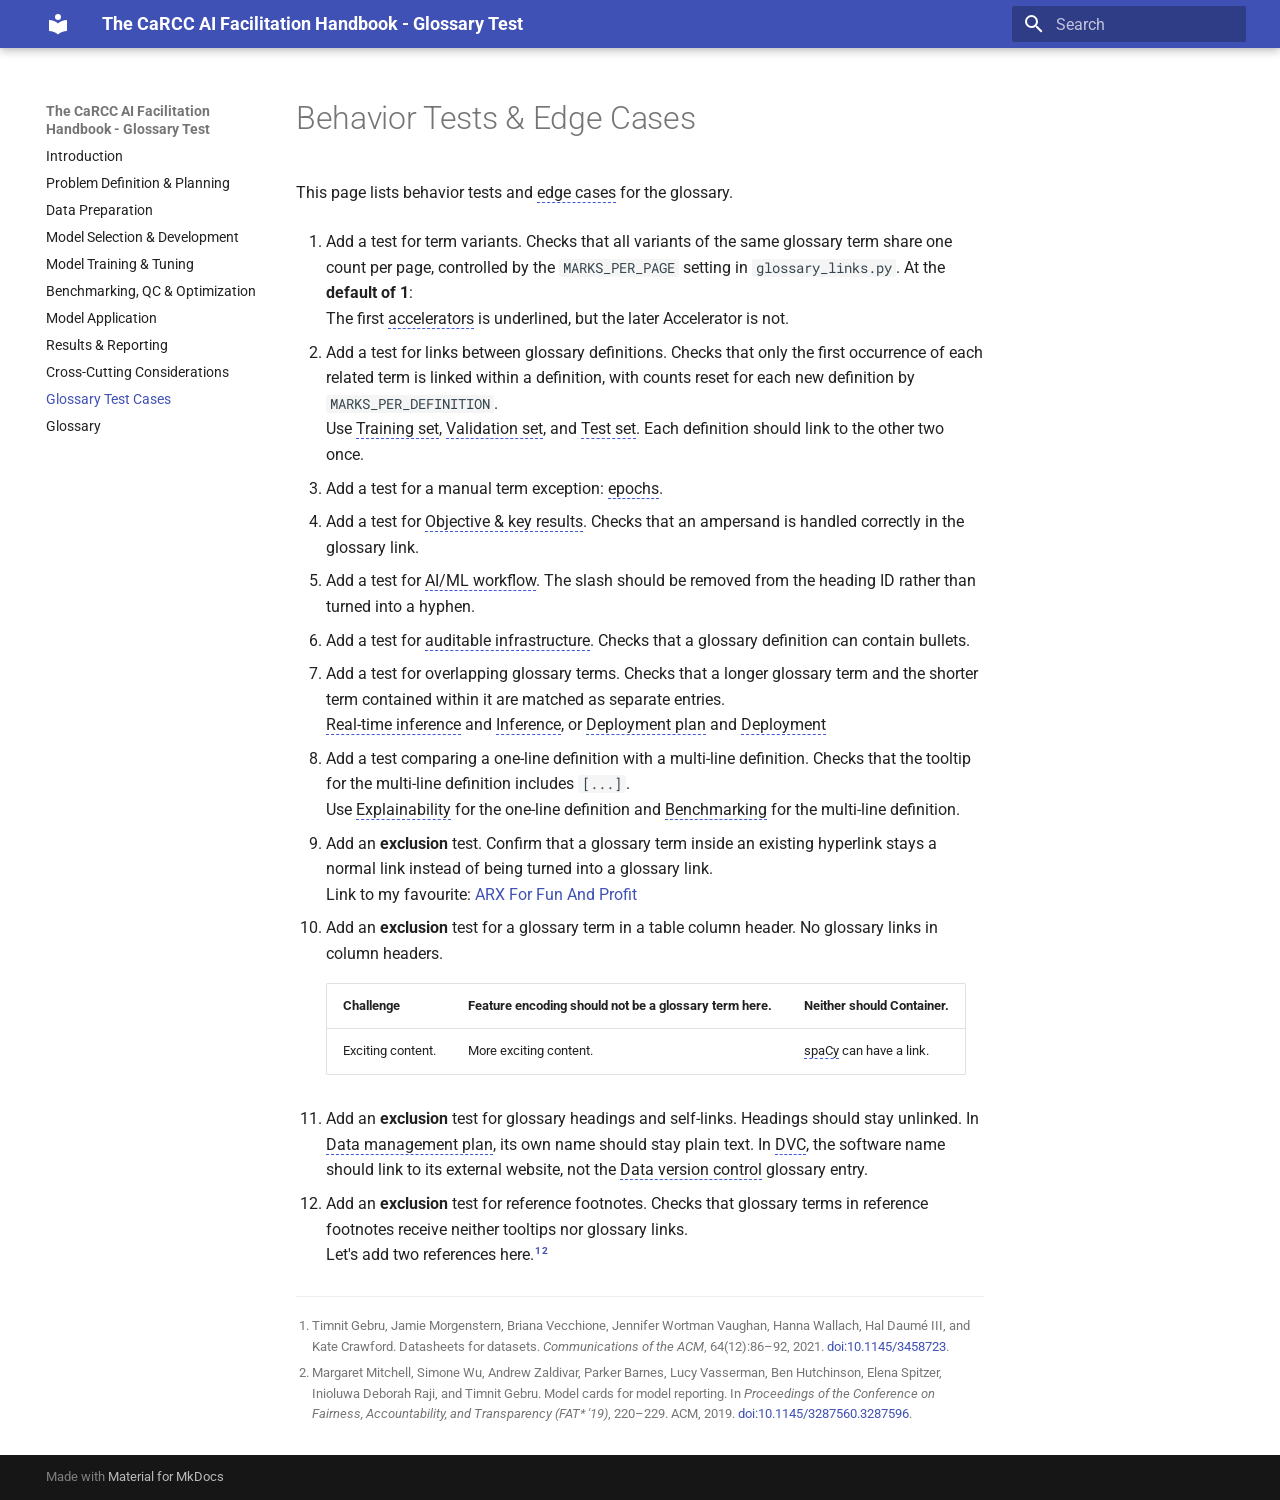
<file: tests/index.html>
<!doctype html>
<html lang="en" class="no-js">
  <head>
    
      <meta charset="utf-8">
      <meta name="viewport" content="width=device-width,initial-scale=1">
      
      
      
      
        <link rel="prev" href="../cross-cutting/">
      
      
        <link rel="next" href="../glossary/">
      
      
        
      
      
      <link rel="icon" href="../assets/images/favicon.png">
      <meta name="generator" content="mkdocs-1.6.1, mkdocs-material-9.7.7">
    
    
      
        <title>Glossary Test Cases - The CaRCC AI Facilitation Handbook - Glossary Test</title>
      
    
    
      <link rel="stylesheet" href="../assets/stylesheets/main.ec1eaa64.min.css">
      
      


    
    
      
    
    
      
        
        
        <link rel="preconnect" href="https://fonts.gstatic.com" crossorigin>
        <link rel="stylesheet" href="https://fonts.googleapis.com/css?family=Roboto:300,300i,400,400i,700,700i%7CRoboto+Mono:400,400i,700,700i&display=fallback">
        <style>:root{--md-text-font:"Roboto";--md-code-font:"Roboto Mono"}</style>
      
    
    
      <link rel="stylesheet" href="../stylesheets/style.css">
    
    <script>__md_scope=new URL("..",location),__md_hash=e=>[...e].reduce(((e,_)=>(e<<5)-e+_.charCodeAt(0)),0),__md_get=(e,_=localStorage,t=__md_scope)=>JSON.parse(_.getItem(t.pathname+"."+e)),__md_set=(e,_,t=localStorage,a=__md_scope)=>{try{t.setItem(a.pathname+"."+e,JSON.stringify(_))}catch(e){}}</script>
    
      

    
    
  </head>
  
  
    <body dir="ltr">
  
    
    <input class="md-toggle" data-md-toggle="drawer" type="checkbox" id="__drawer" autocomplete="off">
    <input class="md-toggle" data-md-toggle="search" type="checkbox" id="__search" autocomplete="off">
    <label class="md-overlay" for="__drawer"></label>
    <div data-md-component="skip">
      
        
        <a href="#behavior-tests-edge-cases" class="md-skip">
          Skip to content
        </a>
      
    </div>
    <div data-md-component="announce">
      
    </div>
    
    
      

  

<header class="md-header md-header--shadow" data-md-component="header">
  <nav class="md-header__inner md-grid" aria-label="Header">
    <a href=".." title="The CaRCC AI Facilitation Handbook - Glossary Test" class="md-header__button md-logo" aria-label="The CaRCC AI Facilitation Handbook - Glossary Test" data-md-component="logo">
      
  
  <svg xmlns="http://www.w3.org/2000/svg" viewBox="0 0 24 24"><path d="M12 8a3 3 0 0 0 3-3 3 3 0 0 0-3-3 3 3 0 0 0-3 3 3 3 0 0 0 3 3m0 3.54C9.64 9.35 6.5 8 3 8v11c3.5 0 6.64 1.35 9 3.54 2.36-2.19 5.5-3.54 9-3.54V8c-3.5 0-6.64 1.35-9 3.54"/></svg>

    </a>
    <label class="md-header__button md-icon" for="__drawer">
      
      <svg xmlns="http://www.w3.org/2000/svg" viewBox="0 0 24 24"><path d="M3 6h18v2H3zm0 5h18v2H3zm0 5h18v2H3z"/></svg>
    </label>
    <div class="md-header__title" data-md-component="header-title">
      <div class="md-header__ellipsis">
        <div class="md-header__topic">
          <span class="md-ellipsis">
            The CaRCC AI Facilitation Handbook - Glossary Test
          </span>
        </div>
        <div class="md-header__topic" data-md-component="header-topic">
          <span class="md-ellipsis">
            
              Glossary Test Cases
            
          </span>
        </div>
      </div>
    </div>
    
    
      <script>var palette=__md_get("__palette");if(palette&&palette.color){if("(prefers-color-scheme)"===palette.color.media){var media=matchMedia("(prefers-color-scheme: light)"),input=document.querySelector(media.matches?"[data-md-color-media='(prefers-color-scheme: light)']":"[data-md-color-media='(prefers-color-scheme: dark)']");palette.color.media=input.getAttribute("data-md-color-media"),palette.color.scheme=input.getAttribute("data-md-color-scheme"),palette.color.primary=input.getAttribute("data-md-color-primary"),palette.color.accent=input.getAttribute("data-md-color-accent")}for(var[key,value]of Object.entries(palette.color))document.body.setAttribute("data-md-color-"+key,value)}</script>
    
    
    
      
      
        <label class="md-header__button md-icon" for="__search">
          
          <svg xmlns="http://www.w3.org/2000/svg" viewBox="0 0 24 24"><path d="M9.5 3A6.5 6.5 0 0 1 16 9.5c0 1.61-.59 3.09-1.56 4.23l.27.27h.79l5 5-1.5 1.5-5-5v-.79l-.27-.27A6.52 6.52 0 0 1 9.5 16 6.5 6.5 0 0 1 3 9.5 6.5 6.5 0 0 1 9.5 3m0 2C7 5 5 7 5 9.5S7 14 9.5 14 14 12 14 9.5 12 5 9.5 5"/></svg>
        </label>
        <div class="md-search" data-md-component="search" role="dialog">
  <label class="md-search__overlay" for="__search"></label>
  <div class="md-search__inner" role="search">
    <form class="md-search__form" name="search">
      <input type="text" class="md-search__input" name="query" aria-label="Search" placeholder="Search" autocapitalize="off" autocorrect="off" autocomplete="off" spellcheck="false" data-md-component="search-query" required>
      <label class="md-search__icon md-icon" for="__search">
        
        <svg xmlns="http://www.w3.org/2000/svg" viewBox="0 0 24 24"><path d="M9.5 3A6.5 6.5 0 0 1 16 9.5c0 1.61-.59 3.09-1.56 4.23l.27.27h.79l5 5-1.5 1.5-5-5v-.79l-.27-.27A6.52 6.52 0 0 1 9.5 16 6.5 6.5 0 0 1 3 9.5 6.5 6.5 0 0 1 9.5 3m0 2C7 5 5 7 5 9.5S7 14 9.5 14 14 12 14 9.5 12 5 9.5 5"/></svg>
        
        <svg xmlns="http://www.w3.org/2000/svg" viewBox="0 0 24 24"><path d="M20 11v2H8l5.5 5.5-1.42 1.42L4.16 12l7.92-7.92L13.5 5.5 8 11z"/></svg>
      </label>
      <nav class="md-search__options" aria-label="Search">
        
        <button type="reset" class="md-search__icon md-icon" title="Clear" aria-label="Clear" tabindex="-1">
          
          <svg xmlns="http://www.w3.org/2000/svg" viewBox="0 0 24 24"><path d="M19 6.41 17.59 5 12 10.59 6.41 5 5 6.41 10.59 12 5 17.59 6.41 19 12 13.41 17.59 19 19 17.59 13.41 12z"/></svg>
        </button>
      </nav>
      
    </form>
    <div class="md-search__output">
      <div class="md-search__scrollwrap" tabindex="0" data-md-scrollfix>
        <div class="md-search-result" data-md-component="search-result">
          <div class="md-search-result__meta">
            Initializing search
          </div>
          <ol class="md-search-result__list" role="presentation"></ol>
        </div>
      </div>
    </div>
  </div>
</div>
      
    
    
  </nav>
  
</header>
    
    <div class="md-container" data-md-component="container">
      
      
        
          
        
      
      <main class="md-main" data-md-component="main">
        <div class="md-main__inner md-grid">
          
            
              
              <div class="md-sidebar md-sidebar--primary" data-md-component="sidebar" data-md-type="navigation" >
                <div class="md-sidebar__scrollwrap">
                  <div class="md-sidebar__inner">
                    



<nav class="md-nav md-nav--primary" aria-label="Navigation" data-md-level="0">
  <label class="md-nav__title" for="__drawer">
    <a href=".." title="The CaRCC AI Facilitation Handbook - Glossary Test" class="md-nav__button md-logo" aria-label="The CaRCC AI Facilitation Handbook - Glossary Test" data-md-component="logo">
      
  
  <svg xmlns="http://www.w3.org/2000/svg" viewBox="0 0 24 24"><path d="M12 8a3 3 0 0 0 3-3 3 3 0 0 0-3-3 3 3 0 0 0-3 3 3 3 0 0 0 3 3m0 3.54C9.64 9.35 6.5 8 3 8v11c3.5 0 6.64 1.35 9 3.54 2.36-2.19 5.5-3.54 9-3.54V8c-3.5 0-6.64 1.35-9 3.54"/></svg>

    </a>
    The CaRCC AI Facilitation Handbook - Glossary Test
  </label>
  
  <ul class="md-nav__list" data-md-scrollfix>
    
      
      
  
  
  
  
    <li class="md-nav__item">
      <a href=".." class="md-nav__link">
        
  
  
  <span class="md-ellipsis">
    
  
    Introduction
  

    
  </span>
  
  

      </a>
    </li>
  

    
      
      
  
  
  
  
    <li class="md-nav__item">
      <a href="../problem-definition/" class="md-nav__link">
        
  
  
  <span class="md-ellipsis">
    
  
    Problem Definition & Planning
  

    
  </span>
  
  

      </a>
    </li>
  

    
      
      
  
  
  
  
    <li class="md-nav__item">
      <a href="../data-preparation/" class="md-nav__link">
        
  
  
  <span class="md-ellipsis">
    
  
    Data Preparation
  

    
  </span>
  
  

      </a>
    </li>
  

    
      
      
  
  
  
  
    <li class="md-nav__item">
      <a href="../model-selection/" class="md-nav__link">
        
  
  
  <span class="md-ellipsis">
    
  
    Model Selection & Development
  

    
  </span>
  
  

      </a>
    </li>
  

    
      
      
  
  
  
  
    <li class="md-nav__item">
      <a href="../model-training/" class="md-nav__link">
        
  
  
  <span class="md-ellipsis">
    
  
    Model Training & Tuning
  

    
  </span>
  
  

      </a>
    </li>
  

    
      
      
  
  
  
  
    <li class="md-nav__item">
      <a href="../benchmarking/" class="md-nav__link">
        
  
  
  <span class="md-ellipsis">
    
  
    Benchmarking, QC & Optimization
  

    
  </span>
  
  

      </a>
    </li>
  

    
      
      
  
  
  
  
    <li class="md-nav__item">
      <a href="../model-application/" class="md-nav__link">
        
  
  
  <span class="md-ellipsis">
    
  
    Model Application
  

    
  </span>
  
  

      </a>
    </li>
  

    
      
      
  
  
  
  
    <li class="md-nav__item">
      <a href="../results-reporting/" class="md-nav__link">
        
  
  
  <span class="md-ellipsis">
    
  
    Results & Reporting
  

    
  </span>
  
  

      </a>
    </li>
  

    
      
      
  
  
  
  
    <li class="md-nav__item">
      <a href="../cross-cutting/" class="md-nav__link">
        
  
  
  <span class="md-ellipsis">
    
  
    Cross-Cutting Considerations
  

    
  </span>
  
  

      </a>
    </li>
  

    
      
      
  
  
    
  
  
  
    <li class="md-nav__item md-nav__item--active">
      
      <input class="md-nav__toggle md-toggle" type="checkbox" id="__toc">
      
      
        
      
      
      <a href="./" class="md-nav__link md-nav__link--active">
        
  
  
  <span class="md-ellipsis">
    
  
    Glossary Test Cases
  

    
  </span>
  
  

      </a>
      
    </li>
  

    
      
      
  
  
  
  
    <li class="md-nav__item">
      <a href="../glossary/" class="md-nav__link">
        
  
  
  <span class="md-ellipsis">
    
  
    Glossary
  

    
  </span>
  
  

      </a>
    </li>
  

    
  </ul>
</nav>
                  </div>
                </div>
              </div>
            
            
              
              <div class="md-sidebar md-sidebar--secondary" data-md-component="sidebar" data-md-type="toc" >
                <div class="md-sidebar__scrollwrap">
                  <div class="md-sidebar__inner">
                    

<nav class="md-nav md-nav--secondary" aria-label="Table of contents">
  
  
  
    
  
  
</nav>
                  </div>
                </div>
              </div>
            
          
          
            <div class="md-content" data-md-component="content">
              
              <article class="md-content__inner md-typeset">
                
                  



<h1 id="behavior-tests-edge-cases">Behavior Tests &amp; Edge Cases</h1>
<p>This page lists behavior tests and <a class="glossary-link" href="../glossary/#edge-case"><abbr title="An unusual, extreme, or boundary situation that may expose weaknesses in a data-processing or analysis workflow.">edge cases</abbr></a> for the glossary.</p>
<ol>
<li>
<p>Add a test for term variants. Checks that all variants of the same glossary term share one count per page, controlled by the <code>MARKS_PER_PAGE</code> setting in <code>glossary_links.py</code>. At the <strong>default of 1</strong>:<br />
The first <a class="glossary-link" href="../glossary/#accelerator"><abbr title="Specialized hardware, such as a GPU or other device, designed to speed up particular computations.">accelerators</abbr></a> is underlined, but the later Accelerator is not.</p>
</li>
<li>
<p>Add a test for links between glossary definitions. Checks that only the first occurrence of each related term is linked within a definition, with counts reset for each new definition by <code>MARKS_PER_DEFINITION</code>.<br />
Use <a class="glossary-link" href="../glossary/#training-set"><abbr title="The portion of a dataset used to train a model by adjusting its parameters based on the examples provided. [...]">Training set</abbr></a>, <a class="glossary-link" href="../glossary/#validation-set"><abbr title="A separate portion of a dataset used during model development to evaluate performance and guide tuning decisions. [...]">Validation set</abbr></a>, and <a class="glossary-link" href="../glossary/#test-set"><abbr title="A separate portion of a dataset reserved for evaluating a model's final performance on data not used for training or tuning. [...]">Test set</abbr></a>. Each definition should link to the other two once.</p>
</li>
<li>
<p>Add a test for a manual term exception: <a class="glossary-link" href="../glossary/#epoch"><abbr title="One complete pass through the training dataset. [...]">epochs</abbr></a>.</p>
</li>
<li>
<p>Add a test for <a class="glossary-link" href="../glossary/#objective-key-results"><abbr title="A goal-setting method that pairs a stated objective with a small number of measurable results used to track progress toward it. [...]">Objective &amp; key results</abbr></a>. Checks that an ampersand is handled correctly in the glossary link.</p>
</li>
<li>
<p>Add a test for <a class="glossary-link" href="../glossary/#aiml-workflow"><abbr title="An AI/ML (artificial intelligence or machine learning) workflow is the sequence of activities used to develop and apply an AI or machine learning system. [...]">AI/ML workflow</abbr></a>. The slash should be removed from the heading ID rather than turned into a hyphen.</p>
</li>
<li>
<p>Add a test for <a class="glossary-link" href="../glossary/#auditable-infrastructure"><abbr title="Infrastructure designed so that its configuration, operations, access, and changes can be independently verified through records, logs, and documented controls. [...]">auditable infrastructure</abbr></a>. Checks that a glossary definition can contain bullets.</p>
</li>
<li>
<p>Add a test for overlapping glossary terms. Checks that a longer glossary term and the shorter term contained within it are matched as separate entries.<br />
<a class="glossary-link" href="../glossary/#real-time-inference"><abbr title="Using a trained AI model to produce results within an application's response-time requirements. [...]">Real-time inference</abbr></a> and <a class="glossary-link" href="../glossary/#inference"><abbr title="The process of using a trained AI model to generate predictions or results from new data. [...]">Inference</abbr></a>, or <a class="glossary-link" href="../glossary/#deployment-plan"><abbr title="A description of how a completed model or workflow will be made available for use, including the environments, accounts, support channels, and ongoing costs involved. [...]">Deployment plan</abbr></a> and <a class="glossary-link" href="../glossary/#deployment"><abbr title="The process of making a trained AI model available for use in a research workflow or application. [...]">Deployment</abbr></a></p>
</li>
<li>
<p>Add a test comparing a one-line definition with a multi-line definition. Checks that the tooltip for the multi-line definition includes <code>[...]</code>.<br />
Use <a class="glossary-link" href="../glossary/#explainability"><abbr title="How well people can understand why an AI or machine learning model produced a particular result or decision.">Explainability</abbr></a> for the one-line definition and <a class="glossary-link" href="../glossary/#benchmarking"><abbr title="The systematic evaluation and comparison of machine learning or AI models using specified datasets, tasks, metrics, and evaluation conditions. [...]">Benchmarking</abbr></a> for the multi-line definition.</p>
</li>
<li>
<p>Add an <strong>exclusion</strong> test. Confirm that a glossary term inside an existing hyperlink stays a normal link instead of being turned into a glossary link.<br />
Link to my favourite: <a href="https://youtu.be/QDia3e12czc">ARX For Fun And Profit</a></p>
</li>
<li>
<p>Add an <strong>exclusion</strong> test for a glossary term in a table column header. No glossary links in column headers.</p>
<table>
<thead>
<tr>
<th>Challenge</th>
<th>Feature encoding should not be a glossary term here.</th>
<th>Neither should Container.</th>
</tr>
</thead>
<tbody>
<tr>
<td>Exciting content.</td>
<td>More exciting content.</td>
<td><a class="glossary-link" href="../glossary/#spacy"><abbr title="A Python library for natural-language processing.">spaCy</abbr></a> can have a link.</td>
</tr>
</tbody>
</table>
</li>
<li>
<p>Add an <strong>exclusion</strong> test for glossary headings and self-links. Headings should stay unlinked. In <a class="glossary-link" href="../glossary/#data-management-plan"><abbr title="A data management plan (DMP) describes how data will be collected, stored, protected, shared, and retained over the life of a project and often beyond it. [...]">Data management plan</abbr></a>, its own name should stay plain text. In <a class="glossary-link" href="../glossary/#dvc"><abbr title="[Data Version Control](https://dvc.org/) (DVC) is an open-source software tool for tracking datasets, data transformations, and machine learning artifacts alongside code.">DVC</abbr></a>, the software name should link to its external website, not the <a class="glossary-link" href="../glossary/#data-version-control"><abbr title="The practice of tracking and managing changes to datasets over time so that specific versions can be identified, compared, and restored.">Data version control</abbr></a> glossary entry.</p>
</li>
<li>
<p>Add an <strong>exclusion</strong> test for reference footnotes. Checks that glossary terms in reference footnotes receive neither tooltips nor glossary links.<br />
Let's add two references here.<sup id="fnref:gebruDatasheetsDatasets2021"><a class="footnote-ref" href="#fn:gebruDatasheetsDatasets2021">1</a></sup><sup id="fnref:mitchellModelCardsModel2019"><a class="footnote-ref" href="#fn:mitchellModelCardsModel2019">2</a></sup>  </p>
</li>
</ol>
<!--
Generated: Oct 23, 2026

Glossary behavior for terms listed in this file:
Terms are matched wherever they appear in the handbook.
By default, only the first occurrence of each glossary entry on a page is highlighted.
Terms are not highlighted in headings, table header cells, existing links, reference footnotes, or on the full glossary page.

Definitions appear as tooltips on hover on desktop.
Format: *[term]: definition
Case variants each need their own line.
Plural variants each need their own line.

The tooltip definition must match the beginning of the full definition in glossary.md.
Do not manually edit this file.
-->
<div class="footnote">
<hr />
<ol>
<li id="fn:gebruDatasheetsDatasets2021">
<p>Timnit Gebru, Jamie Morgenstern, Briana Vecchione, Jennifer Wortman Vaughan, Hanna Wallach, Hal Daumé III, and Kate Crawford. Datasheets for datasets. <em>Communications of the ACM</em>, 64(12):86–92, 2021. <a href="https://doi.org/10.1145/3458723">doi:10.1145/3458723</a>.&#160;<a class="footnote-backref" href="#fnref:gebruDatasheetsDatasets2021" title="Jump back to footnote 1 in the text">&#8617;</a></p>
</li>
<li id="fn:mitchellModelCardsModel2019">
<p>Margaret Mitchell, Simone Wu, Andrew Zaldivar, Parker Barnes, Lucy Vasserman, Ben Hutchinson, Elena Spitzer, Inioluwa Deborah Raji, and Timnit Gebru. Model cards for model reporting. In <em>Proceedings of the Conference on Fairness, Accountability, and Transparency (FAT* '19)</em>, 220–229. ACM, 2019. <a href="https://doi.org/10.1145/3287560.3287596">doi:10.1145/3287560.3287596</a>.&#160;<a class="footnote-backref" href="#fnref:mitchellModelCardsModel2019" title="Jump back to footnote 2 in the text">&#8617;</a></p>
</li>
</ol>
</div>












                
              </article>
            </div>
          
          
<script>var target=document.getElementById(location.hash.slice(1));target&&target.name&&(target.checked=target.name.startsWith("__tabbed_"))</script>
        </div>
        
      </main>
      
        <footer class="md-footer">
  
  <div class="md-footer-meta md-typeset">
    <div class="md-footer-meta__inner md-grid">
      <div class="md-copyright">
  
  
    Made with
    <a href="https://squidfunk.github.io/mkdocs-material/" target="_blank" rel="noopener">
      Material for MkDocs
    </a>
  
</div>
      
    </div>
  </div>
</footer>
      
    </div>
    <div class="md-dialog" data-md-component="dialog">
      <div class="md-dialog__inner md-typeset"></div>
    </div>
    
    
    
      
      
      <script id="__config" type="application/json">{"annotate": null, "base": "..", "features": ["content.tooltips"], "search": "../assets/javascripts/workers/search.2c215733.min.js", "tags": null, "translations": {"clipboard.copied": "Copied to clipboard", "clipboard.copy": "Copy to clipboard", "search.result.more.one": "1 more on this page", "search.result.more.other": "# more on this page", "search.result.none": "No matching documents", "search.result.one": "1 matching document", "search.result.other": "# matching documents", "search.result.placeholder": "Type to start searching", "search.result.term.missing": "Missing", "select.version": "Select version"}, "version": null}</script>
    
    
      <script src="../assets/javascripts/bundle.d7400e89.min.js"></script>
      
        <script src="../javascripts/glossary_tooltips.js"></script>
      
    
  </body>
</html>
</file>
<file: stylesheets/style.css>
/* Custom styling for the CaRCC AI Facilitation Handbook. */

/* STYLE GLOSSARY */

/* GLOSSARY TERMS IN THE TEXT */

/* Glossary terms are wrapped in <abbr> by the abbr extension.
   Material's default underline is 1px dotted at low opacity, which is
   too faint to read as interactive. This code makes it more visible. */

.md-typeset abbr {
  border-bottom: 1.5px dashed #4057d9;
}

/* Safari and DuckDuckGo on macOS: use 2px because fractional borders render thinly.
   This feature check targets WebKit; it also applies to Safari on iOS. */
@supports (hanging-punctuation: first) {
  .md-typeset abbr {
    border-bottom-width: 2px;
  }
}

/* Increase the size of the tooltip text. */

.md-tooltip2__inner {
  font-size: 0.8rem;
}

/* Keep clickable glossary terms styled like glossary terms, not regular links. */

.md-typeset a.glossary-link,
.md-typeset a.glossary-link:hover {
  color: inherit;
  text-decoration: none;
}

/* THE GLOSSARY PAGE */

/* Increase the size of the text of the A–Z index on the glossary.md page. */
.glossary-index {
    font-size: 1.1rem;
    font-weight: 700;
}

/* Increase the weight of the A–Z letter headings and add a divider line, on the glossary.md page. */
h1.glossary-page ~ h2 {
    font-weight: 500;
    font-size: 1.25rem;
    border-bottom: 1px solid #e0e0e0;
    padding-bottom: 0.2rem;
    margin-top: 2.5rem;
    margin-bottom: 1rem;
}

/* Highlight the glossary term that a reader followed a link to. */
h1.glossary-page ~ h3:target {
    border-left: 3px solid #4057D9;
    margin-left: -0.5rem;
    padding-left: 0.5rem;
}

/* MOBILE */

/* Turn off the tooltip on devices that do not support hover.
   Tapping a term goes straight to the glossary entry. */
@media (hover: none) {
  .md-tooltip2 {
    display: none;
  }
}

/* Keep the glossary target highlight inside the content area on small screens. */
@media (max-width: 600px) {
  h1.glossary-page ~ h3:target {
    margin-left: 0;
    padding-left: 0.5rem;
  }
}

/* END GLOSSARY STYLING. */
</file>
<file: assets/stylesheets/main.ec1eaa64.min.css>
@charset "UTF-8";html{-webkit-text-size-adjust:none;-moz-text-size-adjust:none;text-size-adjust:none;box-sizing:border-box}*,:after,:before{box-sizing:inherit}@media (prefers-reduced-motion){*,:after,:before{transition:none!important}}body{margin:0}a,button,input,label{-webkit-tap-highlight-color:transparent}a{color:inherit;text-decoration:none}hr{border:0;box-sizing:initial;display:block;height:.05rem;overflow:visible;padding:0}small{font-size:80%}sub,sup{line-height:1em}img{border-style:none}table{border-collapse:initial;border-spacing:0}td,th{font-weight:400;vertical-align:top}button{background:#0000;border:0;font-family:inherit;font-size:inherit;margin:0;padding:0}input{border:0;outline:none}:root{--md-primary-fg-color:#4051b5;--md-primary-fg-color--light:#5d6cc0;--md-primary-fg-color--dark:#303fa1;--md-primary-bg-color:#fff;--md-primary-bg-color--light:#ffffffb3;--md-accent-fg-color:#526cfe;--md-accent-fg-color--transparent:#526cfe1a;--md-accent-bg-color:#fff;--md-accent-bg-color--light:#ffffffb3}[data-md-color-scheme=default]{color-scheme:light}[data-md-color-scheme=default] img[src$="#gh-dark-mode-only"],[data-md-color-scheme=default] img[src$="#only-dark"]{display:none}:root,[data-md-color-scheme=default]{--md-hue:225deg;--md-default-fg-color:#000000de;--md-default-fg-color--light:#0000008a;--md-default-fg-color--lighter:#00000052;--md-default-fg-color--lightest:#00000012;--md-default-bg-color:#fff;--md-default-bg-color--light:#ffffffb3;--md-default-bg-color--lighter:#ffffff4d;--md-default-bg-color--lightest:#ffffff1f;--md-code-fg-color:#36464e;--md-code-bg-color:#f5f5f5;--md-code-bg-color--light:#f5f5f5b3;--md-code-bg-color--lighter:#f5f5f54d;--md-code-hl-color:#4287ff;--md-code-hl-color--light:#4287ff1a;--md-code-hl-number-color:#d52a2a;--md-code-hl-special-color:#db1457;--md-code-hl-function-color:#a846b9;--md-code-hl-constant-color:#6e59d9;--md-code-hl-keyword-color:#3f6ec6;--md-code-hl-string-color:#1c7d4d;--md-code-hl-name-color:var(--md-code-fg-color);--md-code-hl-operator-color:var(--md-default-fg-color--light);--md-code-hl-punctuation-color:var(--md-default-fg-color--light);--md-code-hl-comment-color:var(--md-default-fg-color--light);--md-code-hl-generic-color:var(--md-default-fg-color--light);--md-code-hl-variable-color:var(--md-default-fg-color--light);--md-typeset-color:var(--md-default-fg-color);--md-typeset-a-color:var(--md-primary-fg-color);--md-typeset-del-color:#f5503d26;--md-typeset-ins-color:#0bd57026;--md-typeset-kbd-color:#fafafa;--md-typeset-kbd-accent-color:#fff;--md-typeset-kbd-border-color:#b8b8b8;--md-typeset-mark-color:#ffff0080;--md-typeset-table-color:#0000001f;--md-typeset-table-color--light:rgba(0,0,0,.035);--md-admonition-fg-color:var(--md-default-fg-color);--md-admonition-bg-color:var(--md-default-bg-color);--md-warning-fg-color:#000000de;--md-warning-bg-color:#ff9;--md-footer-fg-color:#fff;--md-footer-fg-color--light:#ffffffb3;--md-footer-fg-color--lighter:#ffffff73;--md-footer-bg-color:#000000de;--md-footer-bg-color--dark:#00000052;--md-shadow-z1:0 0.2rem 0.5rem #0000000d,0 0 0.05rem #0000001a;--md-shadow-z2:0 0.2rem 0.5rem #0000001a,0 0 0.05rem #00000040;--md-shadow-z3:0 0.2rem 0.5rem #0003,0 0 0.05rem #00000059}.md-icon svg{fill:currentcolor;display:block;height:1.2rem;width:1.2rem}body{-webkit-font-smoothing:antialiased;-moz-osx-font-smoothing:grayscale;--md-text-font-family:var(--md-text-font,_),-apple-system,BlinkMacSystemFont,Helvetica,Arial,sans-serif;--md-code-font-family:var(--md-code-font,_),SFMono-Regular,Consolas,Menlo,monospace}aside,body,input{font-feature-settings:"kern","liga";color:var(--md-typeset-color);font-family:var(--md-text-font-family)}code,kbd,pre{font-feature-settings:"kern";font-family:var(--md-code-font-family)}:root{--md-typeset-table-sort-icon:url('data:image/svg+xml;charset=utf-8,<svg xmlns="http://www.w3.org/2000/svg" viewBox="0 0 24 24"><path d="m18 21-4-4h3V7h-3l4-4 4 4h-3v10h3M2 19v-2h10v2M2 13v-2h7v2M2 7V5h4v2z"/></svg>');--md-typeset-table-sort-icon--asc:url('data:image/svg+xml;charset=utf-8,<svg xmlns="http://www.w3.org/2000/svg" viewBox="0 0 24 24"><path d="M19 17h3l-4 4-4-4h3V3h2M2 17h10v2H2M6 5v2H2V5m0 6h7v2H2z"/></svg>');--md-typeset-table-sort-icon--desc:url('data:image/svg+xml;charset=utf-8,<svg xmlns="http://www.w3.org/2000/svg" viewBox="0 0 24 24"><path d="M19 7h3l-4-4-4 4h3v14h2M2 17h10v2H2M6 5v2H2V5m0 6h7v2H2z"/></svg>')}.md-typeset{-webkit-print-color-adjust:exact;color-adjust:exact;font-size:.8rem;line-height:1.6;overflow-wrap:break-word}@media print{.md-typeset{font-size:.68rem}}.md-typeset blockquote,.md-typeset dl,.md-typeset figure,.md-typeset ol,.md-typeset pre,.md-typeset ul{margin-bottom:1em;margin-top:1em}.md-typeset h1{color:var(--md-default-fg-color--light);font-size:2em;line-height:1.3;margin:0 0 1.25em}.md-typeset h1,.md-typeset h2{font-weight:300;letter-spacing:-.01em}.md-typeset h2{font-size:1.5625em;line-height:1.4;margin:1.6em 0 .64em}.md-typeset h3{font-size:1.25em;font-weight:400;letter-spacing:-.01em;line-height:1.5;margin:1.6em 0 .8em}.md-typeset h2+h3{margin-top:.8em}.md-typeset h4{font-weight:700;letter-spacing:-.01em;margin:1em 0}.md-typeset h5,.md-typeset h6{color:var(--md-default-fg-color--light);font-size:.8em;font-weight:700;letter-spacing:-.01em;margin:1.25em 0}.md-typeset h5{text-transform:uppercase}.md-typeset h5 code{text-transform:none}.md-typeset hr{border-bottom:.05rem solid var(--md-default-fg-color--lightest);display:flow-root;margin:1.5em 0}.md-typeset a{color:var(--md-typeset-a-color);word-break:break-word}.md-typeset a,.md-typeset a:before{transition:color 125ms}.md-typeset a:focus,.md-typeset a:hover{color:var(--md-accent-fg-color)}.md-typeset a:focus code,.md-typeset a:hover code{background-color:var(--md-accent-fg-color--transparent);color:var(--md-accent-fg-color)}.md-typeset a code{color:var(--md-typeset-a-color)}.md-typeset a.focus-visible{outline-color:var(--md-accent-fg-color);outline-offset:.2rem}.md-typeset code,.md-typeset kbd,.md-typeset pre{color:var(--md-code-fg-color);direction:ltr;font-variant-ligatures:none;transition:background-color 125ms}@media print{.md-typeset code,.md-typeset kbd,.md-typeset pre{white-space:pre-wrap}}.md-typeset code{background-color:var(--md-code-bg-color);border-radius:.1rem;-webkit-box-decoration-break:clone;box-decoration-break:clone;font-size:.85em;padding:0 .2941176471em;transition:color 125ms,background-color 125ms;word-break:break-word}.md-typeset code:not(.focus-visible){-webkit-tap-highlight-color:transparent;outline:none}.md-typeset pre{display:flow-root;line-height:1.4;position:relative}.md-typeset pre>code{-webkit-box-decoration-break:slice;box-decoration-break:slice;box-shadow:none;display:block;margin:0;outline-color:var(--md-accent-fg-color);overflow:auto;padding:.7720588235em 1.1764705882em;scrollbar-color:var(--md-default-fg-color--lighter) #0000;scrollbar-width:thin;touch-action:auto;word-break:normal}.md-typeset pre>code:hover{scrollbar-color:var(--md-accent-fg-color) #0000}.md-typeset pre>code::-webkit-scrollbar{height:.2rem;width:.2rem}.md-typeset pre>code::-webkit-scrollbar-thumb{background-color:var(--md-default-fg-color--lighter)}.md-typeset pre>code::-webkit-scrollbar-thumb:hover{background-color:var(--md-accent-fg-color)}.md-typeset kbd{background-color:var(--md-typeset-kbd-color);border-radius:.1rem;box-shadow:0 .1rem 0 .05rem var(--md-typeset-kbd-border-color),0 .1rem 0 var(--md-typeset-kbd-border-color),0 -.1rem .2rem var(--md-typeset-kbd-accent-color) inset;color:var(--md-default-fg-color);display:inline-block;font-size:.75em;padding:0 .6666666667em;vertical-align:text-top;word-break:break-word}.md-typeset mark{background-color:var(--md-typeset-mark-color);-webkit-box-decoration-break:clone;box-decoration-break:clone;color:inherit;word-break:break-word}.md-typeset abbr{cursor:help;text-decoration:none}.md-typeset [data-preview],.md-typeset abbr{border-bottom:.05rem dotted var(--md-default-fg-color--light)}.md-typeset small{opacity:.75}[dir=ltr] .md-typeset sub,[dir=ltr] .md-typeset sup{margin-left:.078125em}[dir=rtl] .md-typeset sub,[dir=rtl] .md-typeset sup{margin-right:.078125em}[dir=ltr] .md-typeset blockquote{padding-left:.6rem}[dir=rtl] .md-typeset blockquote{padding-right:.6rem}[dir=ltr] .md-typeset blockquote{border-left:.2rem solid var(--md-default-fg-color--lighter)}[dir=rtl] .md-typeset blockquote{border-right:.2rem solid var(--md-default-fg-color--lighter)}.md-typeset blockquote{color:var(--md-default-fg-color--light);margin-left:0;margin-right:0}.md-typeset ul{list-style-type:disc}.md-typeset ul[type]{list-style-type:revert-layer}[dir=ltr] .md-typeset ol,[dir=ltr] .md-typeset ul{margin-left:.625em}[dir=rtl] .md-typeset ol,[dir=rtl] .md-typeset ul{margin-right:.625em}.md-typeset ol,.md-typeset ul{padding:0}.md-typeset ol:not([hidden]),.md-typeset ul:not([hidden]){display:flow-root}.md-typeset ol ol,.md-typeset ul ol{list-style-type:lower-alpha}.md-typeset ol ol ol,.md-typeset ul ol ol{list-style-type:lower-roman}.md-typeset ol ol ol ol,.md-typeset ul ol ol ol{list-style-type:upper-alpha}.md-typeset ol ol ol ol ol,.md-typeset ul ol ol ol ol{list-style-type:upper-roman}.md-typeset ol[type],.md-typeset ul[type]{list-style-type:revert-layer}[dir=ltr] .md-typeset ol li,[dir=ltr] .md-typeset ul li{margin-left:1.25em}[dir=rtl] .md-typeset ol li,[dir=rtl] .md-typeset ul li{margin-right:1.25em}.md-typeset ol li,.md-typeset ul li{margin-bottom:.5em}.md-typeset ol li blockquote,.md-typeset ol li p,.md-typeset ul li blockquote,.md-typeset ul li p{margin:.5em 0}.md-typeset ol li:last-child,.md-typeset ul li:last-child{margin-bottom:0}[dir=ltr] .md-typeset ol li ol,[dir=ltr] .md-typeset ol li ul,[dir=ltr] .md-typeset ul li ol,[dir=ltr] .md-typeset ul li ul{margin-left:.625em}[dir=rtl] .md-typeset ol li ol,[dir=rtl] .md-typeset ol li ul,[dir=rtl] .md-typeset ul li ol,[dir=rtl] .md-typeset ul li ul{margin-right:.625em}.md-typeset ol li ol,.md-typeset ol li ul,.md-typeset ul li ol,.md-typeset ul li ul{margin-bottom:.5em;margin-top:.5em}[dir=ltr] .md-typeset dd{margin-left:1.875em}[dir=rtl] .md-typeset dd{margin-right:1.875em}.md-typeset dd{margin-bottom:1.5em;margin-top:1em}.md-typeset img,.md-typeset svg,.md-typeset video{height:auto;max-width:100%}.md-typeset img[align=left]{margin:1em 1em 1em 0}.md-typeset img[align=right]{margin:1em 0 1em 1em}.md-typeset img[align]:only-child{margin-top:0}.md-typeset figure{display:flow-root;margin:1em auto;max-width:100%;text-align:center;width:fit-content}.md-typeset figure img{display:block;margin:0 auto}.md-typeset figcaption{font-style:italic;margin:1em auto;max-width:24rem}.md-typeset iframe{max-width:100%}.md-typeset table:not([class]){background-color:var(--md-default-bg-color);border:.05rem solid var(--md-typeset-table-color);border-radius:.1rem;display:inline-block;font-size:.64rem;max-width:100%;overflow:auto;touch-action:auto}@media print{.md-typeset table:not([class]){display:table}}.md-typeset table:not([class])+*{margin-top:1.5em}.md-typeset table:not([class]) td>:first-child,.md-typeset table:not([class]) th>:first-child{margin-top:0}.md-typeset table:not([class]) td>:last-child,.md-typeset table:not([class]) th>:last-child{margin-bottom:0}.md-typeset table:not([class]) td:not([align]),.md-typeset table:not([class]) th:not([align]){text-align:left}[dir=rtl] .md-typeset table:not([class]) td:not([align]),[dir=rtl] .md-typeset table:not([class]) th:not([align]){text-align:right}.md-typeset table:not([class]) th{font-weight:700;min-width:5rem;padding:.9375em 1.25em;vertical-align:top}.md-typeset table:not([class]) td{border-top:.05rem solid var(--md-typeset-table-color);padding:.9375em 1.25em;vertical-align:top}.md-typeset table:not([class]) tbody tr{transition:background-color 125ms}.md-typeset table:not([class]) tbody tr:hover{background-color:var(--md-typeset-table-color--light);box-shadow:0 .05rem 0 var(--md-default-bg-color) inset}.md-typeset table:not([class]) a{word-break:normal}.md-typeset table th[role=columnheader]{cursor:pointer}[dir=ltr] .md-typeset table th[role=columnheader]:after{margin-left:.5em}[dir=rtl] .md-typeset table th[role=columnheader]:after{margin-right:.5em}.md-typeset table th[role=columnheader]:after{content:"";display:inline-block;height:1.2em;-webkit-mask-image:var(--md-typeset-table-sort-icon);mask-image:var(--md-typeset-table-sort-icon);-webkit-mask-repeat:no-repeat;mask-repeat:no-repeat;-webkit-mask-size:contain;mask-size:contain;transition:background-color 125ms;vertical-align:text-bottom;width:1.2em}.md-typeset table th[role=columnheader]:hover:after{background-color:var(--md-default-fg-color--lighter)}.md-typeset table th[role=columnheader][aria-sort=ascending]:after{background-color:var(--md-default-fg-color--light);-webkit-mask-image:var(--md-typeset-table-sort-icon--asc);mask-image:var(--md-typeset-table-sort-icon--asc)}.md-typeset table th[role=columnheader][aria-sort=descending]:after{background-color:var(--md-default-fg-color--light);-webkit-mask-image:var(--md-typeset-table-sort-icon--desc);mask-image:var(--md-typeset-table-sort-icon--desc)}.md-typeset__scrollwrap{margin:1em -.8rem;overflow-x:auto;touch-action:auto}.md-typeset__table{display:inline-block;margin-bottom:.5em;padding:0 .8rem}@media print{.md-typeset__table{display:block}}html .md-typeset__table table{display:table;margin:0;overflow:hidden;width:100%}@media screen and (max-width:44.984375em){.md-content__inner>pre{margin:1em -.8rem}.md-content__inner>pre code{border-radius:0}}.md-typeset .md-author{border-radius:100%;display:block;flex-shrink:0;height:1.6rem;overflow:hidden;position:relative;transition:color 125ms,transform 125ms;width:1.6rem}.md-typeset .md-author img{display:block}.md-typeset .md-author--more{background:var(--md-default-fg-color--lightest);color:var(--md-default-fg-color--lighter);font-size:.6rem;font-weight:700;line-height:1.6rem;text-align:center}.md-typeset .md-author--long{height:2.4rem;width:2.4rem}.md-typeset a.md-author{transform:scale(1)}.md-typeset a.md-author img{border-radius:100%;filter:grayscale(100%) opacity(75%);transition:filter 125ms}.md-typeset a.md-author:focus,.md-typeset a.md-author:hover{transform:scale(1.1);z-index:1}.md-typeset a.md-author:focus img,.md-typeset a.md-author:hover img{filter:grayscale(0)}.md-banner{background-color:var(--md-footer-bg-color);color:var(--md-footer-fg-color);overflow:auto}@media print{.md-banner{display:none}}.md-banner--warning{background-color:var(--md-warning-bg-color);color:var(--md-warning-fg-color)}.md-banner__inner{font-size:.7rem;margin:.6rem auto;padding:0 .8rem}[dir=ltr] .md-banner__button{float:right}[dir=rtl] .md-banner__button{float:left}.md-banner__button{color:inherit;cursor:pointer;transition:opacity .25s}.no-js .md-banner__button{display:none}.md-banner__button:hover{opacity:.7}html{font-size:125%;height:100%;overflow-x:hidden}@media screen and (min-width:100em){html{font-size:137.5%}}@media screen and (min-width:125em){html{font-size:150%}}body{background-color:var(--md-default-bg-color);display:flex;flex-direction:column;font-size:.5rem;min-height:100%;position:relative;width:100%}@media print{body{display:block}}@media screen and (max-width:59.984375em){body[data-md-scrolllock]{position:fixed}}.md-grid{margin-left:auto;margin-right:auto;max-width:61rem}.md-container{display:flex;flex-direction:column;flex-grow:1}@media print{.md-container{display:block}}.md-main{flex-grow:1}.md-main__inner{display:flex;height:100%;margin-top:1.5rem}.md-ellipsis{overflow:hidden;text-overflow:ellipsis}.md-toggle{display:none}.md-option{height:0;opacity:0;position:absolute;width:0}.md-option:checked+label:not([hidden]){display:block}.md-option.focus-visible+label{outline-color:var(--md-accent-fg-color);outline-style:auto}.md-skip{background-color:var(--md-default-fg-color);border-radius:.1rem;color:var(--md-default-bg-color);font-size:.64rem;margin:.5rem;opacity:0;outline-color:var(--md-accent-fg-color);padding:.3rem .5rem;position:fixed;transform:translateY(.4rem);z-index:-1}.md-skip:focus{opacity:1;transform:translateY(0);transition:transform .25s cubic-bezier(.4,0,.2,1),opacity 175ms 75ms;z-index:10}@page{margin:25mm}:root{--md-clipboard-icon:url('data:image/svg+xml;charset=utf-8,<svg xmlns="http://www.w3.org/2000/svg" viewBox="0 0 24 24"><path d="M19 21H8V7h11m0-2H8a2 2 0 0 0-2 2v14a2 2 0 0 0 2 2h11a2 2 0 0 0 2-2V7a2 2 0 0 0-2-2m-3-4H4a2 2 0 0 0-2 2v14h2V3h12z"/></svg>')}.md-clipboard{border-radius:.1rem;color:var(--md-default-fg-color--lightest);cursor:pointer;height:1.5em;outline-color:var(--md-accent-fg-color);outline-offset:.1rem;transition:color .25s;width:1.5em;z-index:1}@media print{.md-clipboard{display:none}}.md-clipboard:not(.focus-visible){-webkit-tap-highlight-color:transparent;outline:none}:hover>.md-clipboard{color:var(--md-default-fg-color--light)}.md-clipboard:focus,.md-clipboard:hover{color:var(--md-accent-fg-color)}.md-clipboard:after{background-color:currentcolor;content:"";display:block;height:1.125em;margin:0 auto;-webkit-mask-image:var(--md-clipboard-icon);mask-image:var(--md-clipboard-icon);-webkit-mask-position:center;mask-position:center;-webkit-mask-repeat:no-repeat;mask-repeat:no-repeat;-webkit-mask-size:contain;mask-size:contain;width:1.125em}.md-clipboard--inline{cursor:pointer}.md-clipboard--inline code{transition:color .25s,background-color .25s}.md-clipboard--inline:focus code,.md-clipboard--inline:hover code{background-color:var(--md-accent-fg-color--transparent);color:var(--md-accent-fg-color)}:root{--md-code-select-icon:url('data:image/svg+xml;charset=utf-8,<svg xmlns="http://www.w3.org/2000/svg" viewBox="0 0 24 24"><path d="M19 19h-4v2h4c1.1 0 2-.9 2-2v-4h-2m0-12h-4v2h4v4h2V5c0-1.1-.9-2-2-2M5 5h4V3H5c-1.1 0-2 .9-2 2v4h2m0 6H3v4c0 1.1.9 2 2 2h4v-2H5zm2-4h2v2H7zm4 0h2v2h-2zm4 0h2v2h-2zM7 7h2v2H7zm4 0h2v2h-2zm4 0h2v2h-2zm-8 8h2v2H7zm4 0h2v2h-2zm4 0h2v2h-2z"/></svg>');--md-code-copy-icon:url('data:image/svg+xml;charset=utf-8,<svg xmlns="http://www.w3.org/2000/svg" viewBox="0 0 24 24"><path d="M19 21H8V7h11m0-2H8a2 2 0 0 0-2 2v14a2 2 0 0 0 2 2h11a2 2 0 0 0 2-2V7a2 2 0 0 0-2-2m-3-4H4a2 2 0 0 0-2 2v14h2V3h12z"/></svg>')}.md-typeset .md-code__content{display:grid}.md-code__nav{background-color:var(--md-code-bg-color--lighter);border-radius:.1rem;display:flex;gap:.2rem;padding:.2rem;position:absolute;right:.25em;top:.25em;transition:background-color .25s;z-index:1}:hover>.md-code__nav{background-color:var(--md-code-bg-color--light)}.md-code__button{color:var(--md-default-fg-color--lightest);cursor:pointer;display:block;height:1.5em;outline-color:var(--md-accent-fg-color);outline-offset:.1rem;transition:color .25s;width:1.5em}:hover>*>.md-code__button{color:var(--md-default-fg-color--light)}.md-code__button.focus-visible,.md-code__button:hover{color:var(--md-accent-fg-color)}.md-code__button--active{color:var(--md-default-fg-color)!important}.md-code__button:after{background-color:currentcolor;content:"";display:block;height:1.125em;margin:0 auto;-webkit-mask-position:center;mask-position:center;-webkit-mask-repeat:no-repeat;mask-repeat:no-repeat;-webkit-mask-size:contain;mask-size:contain;width:1.125em}.md-code__button[data-md-type=select]:after{-webkit-mask-image:var(--md-code-select-icon);mask-image:var(--md-code-select-icon)}.md-code__button[data-md-type=copy]:after{-webkit-mask-image:var(--md-code-copy-icon);mask-image:var(--md-code-copy-icon)}@keyframes consent{0%{opacity:0;transform:translateY(100%)}to{opacity:1;transform:translateY(0)}}@keyframes overlay{0%{opacity:0}to{opacity:1}}.md-consent__overlay{animation:overlay .25s both;-webkit-backdrop-filter:blur(.1rem);backdrop-filter:blur(.1rem);background-color:#0000008a;height:100%;opacity:1;position:fixed;top:0;width:100%;z-index:5}.md-consent__inner{animation:consent .5s cubic-bezier(.1,.7,.1,1) both;background-color:var(--md-default-bg-color);border:0;border-radius:.1rem;bottom:0;box-shadow:0 0 .2rem #0000001a,0 .2rem .4rem #0003;max-height:100%;overflow:auto;padding:0;position:fixed;width:100%;z-index:5}.md-consent__form{padding:.8rem}.md-consent__settings{display:none;margin:1em 0}input:checked+.md-consent__settings{display:block}.md-consent__controls{margin-bottom:.8rem}.md-typeset .md-consent__controls .md-button{display:inline}@media screen and (max-width:44.984375em){.md-typeset .md-consent__controls .md-button{display:block;margin-top:.4rem;text-align:center;width:100%}}.md-consent label{cursor:pointer}.md-content{flex-grow:1;min-width:0}.md-content__inner{margin:0 .8rem 1.2rem;padding-top:.6rem}@media screen and (min-width:76.25em){[dir=ltr] .md-sidebar--primary:not([hidden])~.md-content>.md-content__inner{margin-left:1.2rem}[dir=ltr] .md-sidebar--secondary:not([hidden])~.md-content>.md-content__inner,[dir=rtl] .md-sidebar--primary:not([hidden])~.md-content>.md-content__inner{margin-right:1.2rem}[dir=rtl] .md-sidebar--secondary:not([hidden])~.md-content>.md-content__inner{margin-left:1.2rem}}.md-content__inner:before{content:"";display:block;height:.4rem}.md-content__inner>:last-child{margin-bottom:0}[dir=ltr] .md-content__button{float:right}[dir=rtl] .md-content__button{float:left}[dir=ltr] .md-content__button{margin-left:.4rem}[dir=rtl] .md-content__button{margin-right:.4rem}.md-content__button{margin:.4rem 0;padding:0}@media print{.md-content__button{display:none}}.md-typeset .md-content__button{color:var(--md-default-fg-color--lighter)}.md-content__button svg{display:inline;vertical-align:top}[dir=rtl] .md-content__button svg{transform:scaleX(-1)}[dir=ltr] .md-dialog{right:.8rem}[dir=rtl] .md-dialog{left:.8rem}.md-dialog{background-color:var(--md-default-fg-color);border-radius:.1rem;bottom:.8rem;box-shadow:var(--md-shadow-z3);min-width:11.1rem;opacity:0;padding:.4rem .6rem;pointer-events:none;position:fixed;transform:translateY(100%);transition:transform 0ms .4s,opacity .4s;z-index:4}@media print{.md-dialog{display:none}}.md-dialog--active{opacity:1;pointer-events:auto;transform:translateY(0);transition:transform .4s cubic-bezier(.075,.85,.175,1),opacity .4s}.md-dialog__inner{color:var(--md-default-bg-color);font-size:.7rem}.md-feedback{margin:2em 0 1em;text-align:center}.md-feedback fieldset{border:none;margin:0;padding:0}.md-feedback__title{font-weight:700;margin:1em auto}.md-feedback__inner{position:relative}.md-feedback__list{display:flex;flex-wrap:wrap;place-content:baseline center;position:relative}.md-feedback__list:hover .md-icon:not(:disabled){color:var(--md-default-fg-color--lighter)}:disabled .md-feedback__list{min-height:1.8rem}.md-feedback__icon{color:var(--md-default-fg-color--light);cursor:pointer;flex-shrink:0;margin:0 .1rem;transition:color 125ms}.md-feedback__icon:not(:disabled).md-icon:hover{color:var(--md-accent-fg-color)}.md-feedback__icon:disabled{color:var(--md-default-fg-color--lightest);pointer-events:none}.md-feedback__note{opacity:0;position:relative;transform:translateY(.4rem);transition:transform .4s cubic-bezier(.1,.7,.1,1),opacity .15s}.md-feedback__note>*{margin:0 auto;max-width:16rem}:disabled .md-feedback__note{opacity:1;transform:translateY(0)}@media print{.md-feedback{display:none}}.md-footer{background-color:var(--md-footer-bg-color);color:var(--md-footer-fg-color)}@media print{.md-footer{display:none}}.md-footer__inner{justify-content:space-between;overflow:auto;padding:.2rem}.md-footer__inner:not([hidden]){display:flex}.md-footer__link{align-items:end;display:flex;flex-grow:0.01;margin-bottom:.4rem;margin-top:1rem;max-width:100%;outline-color:var(--md-accent-fg-color);overflow:hidden;transition:opacity .25s}.md-footer__link:focus,.md-footer__link:hover{opacity:.7}[dir=rtl] .md-footer__link svg{transform:scaleX(-1)}@media screen and (max-width:44.984375em){.md-footer__link--prev{flex-shrink:0}.md-footer__link--prev .md-footer__title{display:none}}[dir=ltr] .md-footer__link--next{margin-left:auto}[dir=rtl] .md-footer__link--next{margin-right:auto}.md-footer__link--next{text-align:right}[dir=rtl] .md-footer__link--next{text-align:left}.md-footer__title{flex-grow:1;font-size:.9rem;margin-bottom:.7rem;max-width:calc(100% - 2.4rem);padding:0 1rem;white-space:nowrap}.md-footer__button{margin:.2rem;padding:.4rem}.md-footer__direction{font-size:.64rem;opacity:.7}.md-footer-meta{background-color:var(--md-footer-bg-color--dark)}.md-footer-meta__inner{display:flex;flex-wrap:wrap;justify-content:space-between;padding:.2rem}html .md-footer-meta.md-typeset a{color:var(--md-footer-fg-color--light)}html .md-footer-meta.md-typeset a:focus,html .md-footer-meta.md-typeset a:hover{color:var(--md-footer-fg-color)}.md-copyright{color:var(--md-footer-fg-color--lighter);font-size:.64rem;margin:auto .6rem;padding:.4rem 0;width:100%}@media screen and (min-width:45em){.md-copyright{width:auto}}.md-copyright__highlight{color:var(--md-footer-fg-color--light)}.md-social{display:inline-flex;gap:.2rem;margin:0 .4rem;padding:.2rem 0 .6rem}@media screen and (min-width:45em){.md-social{padding:.6rem 0}}.md-social__link{display:inline-block;height:1.6rem;text-align:center;width:1.6rem}.md-social__link:before{line-height:1.9}.md-social__link svg{fill:currentcolor;max-height:.8rem;vertical-align:-25%}.md-typeset .md-button{border:.1rem solid;border-radius:.1rem;color:var(--md-primary-fg-color);cursor:pointer;display:inline-block;font-weight:700;padding:.625em 2em;transition:color 125ms,background-color 125ms,border-color 125ms}.md-typeset .md-button--primary{background-color:var(--md-primary-fg-color);border-color:var(--md-primary-fg-color);color:var(--md-primary-bg-color)}.md-typeset .md-button:focus,.md-typeset .md-button:hover{background-color:var(--md-accent-fg-color);border-color:var(--md-accent-fg-color);color:var(--md-accent-bg-color)}[dir=ltr] .md-typeset .md-input{border-top-left-radius:.1rem}[dir=ltr] .md-typeset .md-input,[dir=rtl] .md-typeset .md-input{border-top-right-radius:.1rem}[dir=rtl] .md-typeset .md-input{border-top-left-radius:.1rem}.md-typeset .md-input{border-bottom:.1rem solid var(--md-default-fg-color--lighter);box-shadow:var(--md-shadow-z1);font-size:.8rem;height:1.8rem;padding:0 .6rem;transition:border .25s,box-shadow .25s}.md-typeset .md-input:focus,.md-typeset .md-input:hover{border-bottom-color:var(--md-accent-fg-color);box-shadow:var(--md-shadow-z2)}.md-typeset .md-input--stretch{width:100%}.md-header{background-color:var(--md-primary-fg-color);box-shadow:0 0 .2rem #0000,0 .2rem .4rem #0000;color:var(--md-primary-bg-color);display:block;left:0;position:sticky;right:0;top:0;z-index:4}@media print{.md-header{display:none}}.md-header[hidden]{transform:translateY(-100%);transition:transform .25s cubic-bezier(.8,0,.6,1),box-shadow .25s}.md-header--shadow{box-shadow:0 0 .2rem #0000001a,0 .2rem .4rem #0003;transition:transform .25s cubic-bezier(.1,.7,.1,1),box-shadow .25s}.md-header__inner{align-items:center;display:flex;padding:0 .2rem}.md-header__button{color:currentcolor;cursor:pointer;margin:.2rem;outline-color:var(--md-accent-fg-color);padding:.4rem;position:relative;transition:opacity .25s;vertical-align:middle;z-index:1}.md-header__button:hover{opacity:.7}.md-header__button:not([hidden]){display:inline-block}.md-header__button:not(.focus-visible){-webkit-tap-highlight-color:transparent;outline:none}.md-header__button.md-logo{margin:.2rem;padding:.4rem}@media screen and (max-width:76.234375em){.md-header__button.md-logo{display:none}}.md-header__button.md-logo img,.md-header__button.md-logo svg{fill:currentcolor;display:block;height:1.2rem;width:auto}@media screen and (min-width:60em){.md-header__button[for=__search]{display:none}}.no-js .md-header__button[for=__search]{display:none}[dir=rtl] .md-header__button[for=__search] svg{transform:scaleX(-1)}@media screen and (min-width:76.25em){.md-header__button[for=__drawer]{display:none}}.md-header__topic{display:flex;max-width:100%;position:absolute;transition:transform .4s cubic-bezier(.1,.7,.1,1),opacity .15s;white-space:nowrap}.md-header__topic+.md-header__topic{opacity:0;pointer-events:none;transform:translateX(1.25rem);transition:transform .4s cubic-bezier(1,.7,.1,.1),opacity .15s;z-index:-1}[dir=rtl] .md-header__topic+.md-header__topic{transform:translateX(-1.25rem)}.md-header__topic:first-child{font-weight:700}[dir=ltr] .md-header__title{margin-left:1rem;margin-right:.4rem}[dir=rtl] .md-header__title{margin-left:.4rem;margin-right:1rem}.md-header__title{flex-grow:1;font-size:.9rem;height:2.4rem;line-height:2.4rem}.md-header__title--active .md-header__topic{opacity:0;pointer-events:none;transform:translateX(-1.25rem);transition:transform .4s cubic-bezier(1,.7,.1,.1),opacity .15s;z-index:-1}[dir=rtl] .md-header__title--active .md-header__topic{transform:translateX(1.25rem)}.md-header__title--active .md-header__topic+.md-header__topic{opacity:1;pointer-events:auto;transform:translateX(0);transition:transform .4s cubic-bezier(.1,.7,.1,1),opacity .15s;z-index:0}.md-header__title>.md-header__ellipsis{height:100%;position:relative;width:100%}.md-header__option{display:flex;flex-shrink:0;max-width:100%;transition:max-width 0ms .25s,opacity .25s .25s;white-space:nowrap}[data-md-toggle=search]:checked~.md-header .md-header__option{max-width:0;opacity:0;transition:max-width 0ms,opacity 0ms}.md-header__option>input{bottom:0}.md-header__source{display:none}@media screen and (min-width:60em){[dir=ltr] .md-header__source{margin-left:1rem}[dir=rtl] .md-header__source{margin-right:1rem}.md-header__source{display:block;max-width:11.7rem;width:11.7rem}}@media screen and (min-width:76.25em){[dir=ltr] .md-header__source{margin-left:1.4rem}[dir=rtl] .md-header__source{margin-right:1.4rem}}.md-meta{color:var(--md-default-fg-color--light);font-size:.7rem;line-height:1.3}.md-meta__list{display:inline-flex;flex-wrap:wrap;list-style:none;margin:0;padding:0}.md-meta__item:not(:last-child):after{content:"·";margin-left:.2rem;margin-right:.2rem}.md-meta__link{color:var(--md-typeset-a-color)}.md-meta__link:focus,.md-meta__link:hover{color:var(--md-accent-fg-color)}.md-draft{background-color:#ff1744;border-radius:.125em;color:#fff;display:inline-block;font-weight:700;padding-left:.5714285714em;padding-right:.5714285714em}:root{--md-nav-icon--prev:url('data:image/svg+xml;charset=utf-8,<svg xmlns="http://www.w3.org/2000/svg" viewBox="0 0 24 24"><path d="M20 11v2H8l5.5 5.5-1.42 1.42L4.16 12l7.92-7.92L13.5 5.5 8 11z"/></svg>');--md-nav-icon--next:url('data:image/svg+xml;charset=utf-8,<svg xmlns="http://www.w3.org/2000/svg" viewBox="0 0 24 24"><path d="M8.59 16.58 13.17 12 8.59 7.41 10 6l6 6-6 6z"/></svg>');--md-toc-icon:url('data:image/svg+xml;charset=utf-8,<svg xmlns="http://www.w3.org/2000/svg" viewBox="0 0 24 24"><path d="M3 9h14V7H3zm0 4h14v-2H3zm0 4h14v-2H3zm16 0h2v-2h-2zm0-10v2h2V7zm0 6h2v-2h-2z"/></svg>')}.md-nav{font-size:.7rem;line-height:1.3}.md-nav__title{color:var(--md-default-fg-color--light);display:block;font-weight:700;overflow:hidden;padding:0 .6rem;text-overflow:ellipsis}.md-nav__title .md-nav__button{display:none}.md-nav__title .md-nav__button img{height:100%;width:auto}.md-nav__title .md-nav__button.md-logo img,.md-nav__title .md-nav__button.md-logo svg{fill:currentcolor;display:block;height:2.4rem;max-width:100%;object-fit:contain;width:auto}.md-nav__list{list-style:none;margin:0;padding:0}.md-nav__link{align-items:flex-start;display:flex;gap:.4rem;margin-top:.625em;scroll-snap-align:start;transition:color 125ms}.md-nav__link--passed,.md-nav__link--passed code{color:var(--md-default-fg-color--light)}.md-nav__item .md-nav__link--active,.md-nav__item .md-nav__link--active code{color:var(--md-typeset-a-color)}.md-nav__link .md-ellipsis{position:relative}.md-nav__link .md-ellipsis code{word-break:normal}[dir=ltr] .md-nav__link .md-icon:last-child{margin-left:auto}[dir=rtl] .md-nav__link .md-icon:last-child{margin-right:auto}.md-nav__link .md-typeset{font-size:.7rem;line-height:1.3}.md-nav__link svg{fill:currentcolor;flex-shrink:0;height:1.3em;position:relative}.md-nav__link[for]:focus,.md-nav__link[for]:hover,.md-nav__link[href]:focus,.md-nav__link[href]:hover{color:var(--md-accent-fg-color);cursor:pointer}.md-nav__link[for]:focus code,.md-nav__link[for]:hover code,.md-nav__link[href]:focus code,.md-nav__link[href]:hover code{background-color:var(--md-accent-fg-color--transparent);color:var(--md-accent-fg-color)}.md-nav__link.focus-visible{outline-color:var(--md-accent-fg-color);outline-offset:.2rem}.md-nav--primary .md-nav__link[for=__toc]{display:none}.md-nav--primary .md-nav__link[for=__toc] .md-icon:after{background-color:currentcolor;display:block;height:100%;-webkit-mask-image:var(--md-toc-icon);mask-image:var(--md-toc-icon);width:100%}.md-nav--primary .md-nav__link[for=__toc]~.md-nav{display:none}.md-nav__container>.md-nav__link{margin-top:0}.md-nav__container>.md-nav__link:first-child{flex-grow:1;min-width:0}.md-nav__icon{flex-shrink:0}.md-nav__source{display:none}@media screen and (max-width:76.234375em){.md-nav--primary,.md-nav--primary .md-nav{background-color:var(--md-default-bg-color);display:flex;flex-direction:column;height:100%;left:0;position:absolute;right:0;top:0;z-index:1}.md-nav--primary .md-nav__item,.md-nav--primary .md-nav__title{font-size:.8rem;line-height:1.5}.md-nav--primary .md-nav__title{background-color:var(--md-default-fg-color--lightest);color:var(--md-default-fg-color--light);cursor:pointer;height:5.6rem;line-height:2.4rem;padding:3rem .8rem .2rem;position:relative;white-space:nowrap}[dir=ltr] .md-nav--primary .md-nav__title .md-nav__icon{left:.4rem}[dir=rtl] .md-nav--primary .md-nav__title .md-nav__icon{right:.4rem}.md-nav--primary .md-nav__title .md-nav__icon{display:block;height:1.2rem;margin:.2rem;position:absolute;top:.4rem;width:1.2rem}.md-nav--primary .md-nav__title .md-nav__icon:after{background-color:currentcolor;content:"";display:block;height:100%;-webkit-mask-image:var(--md-nav-icon--prev);mask-image:var(--md-nav-icon--prev);-webkit-mask-position:center;mask-position:center;-webkit-mask-repeat:no-repeat;mask-repeat:no-repeat;-webkit-mask-size:contain;mask-size:contain;width:100%}.md-nav--primary .md-nav__title~.md-nav__list{background-color:var(--md-default-bg-color);box-shadow:0 .05rem 0 var(--md-default-fg-color--lightest) inset;overflow-y:auto;scroll-snap-type:y mandatory;touch-action:pan-y}.md-nav--primary .md-nav__title~.md-nav__list>:first-child{border-top:0}.md-nav--primary .md-nav__title[for=__drawer]{background-color:var(--md-primary-fg-color);color:var(--md-primary-bg-color);font-weight:700}.md-nav--primary .md-nav__title .md-logo{display:block;left:.2rem;margin:.2rem;padding:.4rem;position:absolute;right:.2rem;top:.2rem}.md-nav--primary .md-nav__list{flex:1}.md-nav--primary .md-nav__item{border-top:.05rem solid var(--md-default-fg-color--lightest)}.md-nav--primary .md-nav__item--active>.md-nav__link{color:var(--md-typeset-a-color)}.md-nav--primary .md-nav__item--active>.md-nav__link:focus,.md-nav--primary .md-nav__item--active>.md-nav__link:hover{color:var(--md-accent-fg-color)}.md-nav--primary .md-nav__link{margin-top:0;padding:.6rem .8rem}.md-nav--primary .md-nav__link svg{margin-top:.1em}.md-nav--primary .md-nav__link>.md-nav__link{padding:0}[dir=ltr] .md-nav--primary .md-nav__link .md-nav__icon{margin-right:-.2rem}[dir=rtl] .md-nav--primary .md-nav__link .md-nav__icon{margin-left:-.2rem}.md-nav--primary .md-nav__link .md-nav__icon{font-size:1.2rem;height:1.2rem;width:1.2rem}.md-nav--primary .md-nav__link .md-nav__icon:after{background-color:currentcolor;content:"";display:block;height:100%;-webkit-mask-image:var(--md-nav-icon--next);mask-image:var(--md-nav-icon--next);-webkit-mask-position:center;mask-position:center;-webkit-mask-repeat:no-repeat;mask-repeat:no-repeat;-webkit-mask-size:contain;mask-size:contain;width:100%}[dir=rtl] .md-nav--primary .md-nav__icon:after{transform:scale(-1)}.md-nav--primary .md-nav--secondary .md-nav{background-color:initial;position:static}[dir=ltr] .md-nav--primary .md-nav--secondary .md-nav .md-nav__link{padding-left:1.4rem}[dir=rtl] .md-nav--primary .md-nav--secondary .md-nav .md-nav__link{padding-right:1.4rem}[dir=ltr] .md-nav--primary .md-nav--secondary .md-nav .md-nav .md-nav__link{padding-left:2rem}[dir=rtl] .md-nav--primary .md-nav--secondary .md-nav .md-nav .md-nav__link{padding-right:2rem}[dir=ltr] .md-nav--primary .md-nav--secondary .md-nav .md-nav .md-nav .md-nav__link{padding-left:2.6rem}[dir=rtl] .md-nav--primary .md-nav--secondary .md-nav .md-nav .md-nav .md-nav__link{padding-right:2.6rem}[dir=ltr] .md-nav--primary .md-nav--secondary .md-nav .md-nav .md-nav .md-nav .md-nav__link{padding-left:3.2rem}[dir=rtl] .md-nav--primary .md-nav--secondary .md-nav .md-nav .md-nav .md-nav .md-nav__link{padding-right:3.2rem}.md-nav--secondary{background-color:initial}.md-nav__toggle~.md-nav{display:flex;opacity:0;transform:translateX(100%);transition:transform .25s cubic-bezier(.8,0,.6,1),opacity 125ms 50ms}[dir=rtl] .md-nav__toggle~.md-nav{transform:translateX(-100%)}.md-nav__toggle:checked~.md-nav{opacity:1;transform:translateX(0);transition:transform .25s cubic-bezier(.4,0,.2,1),opacity 125ms 125ms}.md-nav__toggle:checked~.md-nav>.md-nav__list{backface-visibility:hidden}}@media screen and (max-width:59.984375em){.md-nav--primary .md-nav__link[for=__toc]{display:flex}.md-nav--primary .md-nav__link[for=__toc] .md-icon:after{content:""}.md-nav--primary .md-nav__link[for=__toc]+.md-nav__link{display:none}.md-nav--primary .md-nav__link[for=__toc]~.md-nav{display:flex}.md-nav__source{background-color:var(--md-primary-fg-color--dark);color:var(--md-primary-bg-color);display:block;padding:0 .2rem}}@media screen and (min-width:60em) and (max-width:76.234375em){.md-nav--integrated .md-nav__link[for=__toc]{display:flex}.md-nav--integrated .md-nav__link[for=__toc] .md-icon:after{content:""}.md-nav--integrated .md-nav__link[for=__toc]+.md-nav__link{display:none}.md-nav--integrated .md-nav__link[for=__toc]~.md-nav{display:flex}}@media screen and (min-width:60em){.md-nav{margin-bottom:-.4rem}.md-nav--secondary .md-nav__title{background:var(--md-default-bg-color);box-shadow:0 0 .4rem .4rem var(--md-default-bg-color);position:sticky;top:0;z-index:1}.md-nav--secondary .md-nav__title[for=__toc]{scroll-snap-align:start}.md-nav--secondary .md-nav__title .md-nav__icon{display:none}[dir=ltr] .md-nav--secondary .md-nav__list{padding-left:.6rem}[dir=rtl] .md-nav--secondary .md-nav__list{padding-right:.6rem}.md-nav--secondary .md-nav__list{padding-bottom:.4rem}[dir=ltr] .md-nav--secondary .md-nav__item>.md-nav__link{margin-right:.4rem}[dir=rtl] .md-nav--secondary .md-nav__item>.md-nav__link{margin-left:.4rem}}@media screen and (min-width:76.25em){.md-nav{margin-bottom:-.4rem;transition:max-height .25s cubic-bezier(.86,0,.07,1)}.md-nav--primary .md-nav__title{background:var(--md-default-bg-color);box-shadow:0 0 .4rem .4rem var(--md-default-bg-color);position:sticky;top:0;z-index:1}.md-nav--primary .md-nav__title[for=__drawer]{scroll-snap-align:start}.md-nav--primary .md-nav__title .md-nav__icon{display:none}[dir=ltr] .md-nav--primary .md-nav__list{padding-left:.6rem}[dir=rtl] .md-nav--primary .md-nav__list{padding-right:.6rem}.md-nav--primary .md-nav__list{padding-bottom:.4rem}[dir=ltr] .md-nav--primary .md-nav__item>.md-nav__link{margin-right:.4rem}[dir=rtl] .md-nav--primary .md-nav__item>.md-nav__link{margin-left:.4rem}.md-nav__toggle~.md-nav{display:grid;grid-template-rows:minmax(.4rem,0fr);opacity:0;transition:grid-template-rows .25s cubic-bezier(.86,0,.07,1),opacity .25s,visibility 0ms .25s;visibility:collapse}.md-nav__toggle~.md-nav>.md-nav__list{overflow:hidden}.md-nav__toggle.md-toggle--indeterminate~.md-nav,.md-nav__toggle:checked~.md-nav{grid-template-rows:minmax(.4rem,1fr);opacity:1;transition:grid-template-rows .25s cubic-bezier(.86,0,.07,1),opacity .15s .1s,visibility 0ms;visibility:visible}.md-nav__toggle.md-toggle--indeterminate~.md-nav{transition:none}.md-nav__item--nested>.md-nav>.md-nav__title{display:none}.md-nav__item--section{display:block;margin:1.25em 0}.md-nav__item--section:last-child{margin-bottom:0}.md-nav__item--section>.md-nav__link{font-weight:700}.md-nav__item--section>.md-nav__link[for]{color:var(--md-default-fg-color--light)}.md-nav__item--section>.md-nav__link:not(.md-nav__container){pointer-events:none}.md-nav__item--section>.md-nav__link .md-icon,.md-nav__item--section>.md-nav__link>[for]{display:none}[dir=ltr] .md-nav__item--section>.md-nav{margin-left:-.6rem}[dir=rtl] .md-nav__item--section>.md-nav{margin-right:-.6rem}.md-nav__item--section>.md-nav{display:block;opacity:1;visibility:visible}.md-nav__item--section>.md-nav>.md-nav__list>.md-nav__item{padding:0}.md-nav__icon{border-radius:100%;height:.9rem;transition:background-color .25s;width:.9rem}.md-nav__icon:hover{background-color:var(--md-accent-fg-color--transparent)}.md-nav__icon:after{background-color:currentcolor;border-radius:100%;content:"";display:inline-block;height:100%;-webkit-mask-image:var(--md-nav-icon--next);mask-image:var(--md-nav-icon--next);-webkit-mask-position:center;mask-position:center;-webkit-mask-repeat:no-repeat;mask-repeat:no-repeat;-webkit-mask-size:contain;mask-size:contain;transition:transform .25s;vertical-align:-.1rem;width:100%}[dir=rtl] .md-nav__icon:after{transform:rotate(180deg)}.md-nav__item--nested .md-nav__toggle:checked~.md-nav__link .md-nav__icon:after,.md-nav__item--nested .md-toggle--indeterminate~.md-nav__link .md-nav__icon:after{transform:rotate(90deg)}.md-nav--lifted>.md-nav__list>.md-nav__item,.md-nav--lifted>.md-nav__title{display:none}.md-nav--lifted>.md-nav__list>.md-nav__item--active{display:block}.md-nav--lifted>.md-nav__list>.md-nav__item--active>.md-nav__link{background:var(--md-default-bg-color);box-shadow:0 0 .4rem .4rem var(--md-default-bg-color);margin-top:0;position:sticky;top:0;z-index:1}.md-nav--lifted>.md-nav__list>.md-nav__item--active>.md-nav__link:not(.md-nav__container){pointer-events:none}.md-nav--lifted>.md-nav__list>.md-nav__item--active.md-nav__item--section{margin:0}[dir=ltr] .md-nav--lifted>.md-nav__list>.md-nav__item>.md-nav:not(.md-nav--secondary){margin-left:-.6rem}[dir=rtl] .md-nav--lifted>.md-nav__list>.md-nav__item>.md-nav:not(.md-nav--secondary){margin-right:-.6rem}.md-nav--lifted>.md-nav__list>.md-nav__item>[for]{color:var(--md-default-fg-color--light)}.md-nav--lifted .md-nav[data-md-level="1"]{grid-template-rows:minmax(.4rem,1fr);opacity:1;visibility:visible}[dir=ltr] .md-nav--integrated>.md-nav__list>.md-nav__item--active .md-nav--secondary{border-left:.05rem solid var(--md-primary-fg-color)}[dir=rtl] .md-nav--integrated>.md-nav__list>.md-nav__item--active .md-nav--secondary{border-right:.05rem solid var(--md-primary-fg-color)}.md-nav--integrated>.md-nav__list>.md-nav__item--active .md-nav--secondary{display:block;margin-bottom:1.25em;opacity:1;visibility:visible}.md-nav--integrated>.md-nav__list>.md-nav__item--active .md-nav--secondary>.md-nav__list{overflow:visible;padding-bottom:0}.md-nav--integrated>.md-nav__list>.md-nav__item--active .md-nav--secondary>.md-nav__title{display:none}}.md-pagination{font-size:.8rem;font-weight:700;gap:.4rem}.md-pagination,.md-pagination>*{align-items:center;display:flex;justify-content:center}.md-pagination>*{border-radius:.2rem;height:1.8rem;min-width:1.8rem;text-align:center}.md-pagination__current{background-color:var(--md-default-fg-color--lightest);color:var(--md-default-fg-color--light)}.md-pagination__link{transition:color 125ms,background-color 125ms}.md-pagination__link:focus,.md-pagination__link:hover{background-color:var(--md-accent-fg-color--transparent);color:var(--md-accent-fg-color)}.md-pagination__link:focus svg,.md-pagination__link:hover svg{color:var(--md-accent-fg-color)}.md-pagination__link.focus-visible{outline-color:var(--md-accent-fg-color);outline-offset:.2rem}.md-pagination__link svg{fill:currentcolor;color:var(--md-default-fg-color--lighter);display:block;max-height:100%;width:1.2rem}:root{--md-path-icon:url('data:image/svg+xml;charset=utf-8,<svg xmlns="http://www.w3.org/2000/svg" viewBox="0 0 24 24"><path d="M8.59 16.58 13.17 12 8.59 7.41 10 6l6 6-6 6z"/></svg>')}.md-path{font-size:.7rem;margin:0 .8rem;overflow:auto;padding-top:1.2rem}.md-path:not([hidden]){display:block}@media screen and (min-width:76.25em){.md-path{margin:0 1.2rem}}.md-path__list{align-items:center;display:flex;gap:.2rem;list-style:none;margin:0;padding:0}.md-path__item:not(:first-child){display:inline-flex;gap:.2rem;white-space:nowrap}.md-path__item:not(:first-child):before{background-color:var(--md-default-fg-color--lighter);content:"";display:inline;height:.8rem;-webkit-mask-image:var(--md-path-icon);mask-image:var(--md-path-icon);width:.8rem}.md-path__link{align-items:center;color:var(--md-default-fg-color--light);display:flex}.md-path__link:focus,.md-path__link:hover{color:var(--md-accent-fg-color)}:root{--md-post-pin-icon:url('data:image/svg+xml;charset=utf-8,<svg xmlns="http://www.w3.org/2000/svg" viewBox="0 0 24 24"><path d="M16 12V4h1V2H7v2h1v8l-2 2v2h5.2v6h1.6v-6H18v-2z"/></svg>')}.md-post__back{border-bottom:.05rem solid var(--md-default-fg-color--lightest);margin-bottom:1.2rem;padding-bottom:1.2rem}@media screen and (max-width:76.234375em){.md-post__back{display:none}}[dir=rtl] .md-post__back svg{transform:scaleX(-1)}.md-post__authors{display:flex;flex-direction:column;gap:.6rem;margin:0 .6rem 1.2rem}.md-post .md-post__meta a{transition:color 125ms}.md-post .md-post__meta a:focus,.md-post .md-post__meta a:hover{color:var(--md-accent-fg-color)}.md-post__title{color:var(--md-default-fg-color--light);font-weight:700}.md-post--excerpt{margin-bottom:3.2rem}.md-post--excerpt .md-post__header{align-items:center;display:flex;gap:.6rem;min-height:1.6rem}.md-post--excerpt .md-post__authors{align-items:center;display:inline-flex;flex-direction:row;gap:.2rem;margin:0;min-height:2.4rem}[dir=ltr] .md-post--excerpt .md-post__meta .md-meta__list{margin-right:.4rem}[dir=rtl] .md-post--excerpt .md-post__meta .md-meta__list{margin-left:.4rem}.md-post--excerpt .md-post__content>:first-child{--md-scroll-margin:6rem;margin-top:0}.md-post>.md-nav--secondary{margin:1em 0}.md-pin{background:var(--md-default-fg-color--lightest);border-radius:1rem;margin-top:-.05rem;padding:.2rem}.md-pin:after{background-color:currentcolor;content:"";display:block;height:.6rem;margin:0 auto;-webkit-mask-image:var(--md-post-pin-icon);mask-image:var(--md-post-pin-icon);-webkit-mask-position:center;mask-position:center;-webkit-mask-repeat:no-repeat;mask-repeat:no-repeat;-webkit-mask-size:contain;mask-size:contain;width:.6rem}.md-profile{align-items:center;display:flex;font-size:.7rem;gap:.6rem;line-height:1.4;width:100%}.md-profile__description{flex-grow:1}.md-content--post{display:flex}@media screen and (max-width:76.234375em){.md-content--post{flex-flow:column-reverse}}.md-content--post>.md-content__inner{flex-grow:1;min-width:0}@media screen and (min-width:76.25em){[dir=ltr] .md-content--post>.md-content__inner{margin-left:1.2rem}[dir=rtl] .md-content--post>.md-content__inner{margin-right:1.2rem}}@media screen and (max-width:76.234375em){.md-sidebar.md-sidebar--post{padding:0;position:static;width:100%}.md-sidebar.md-sidebar--post .md-sidebar__scrollwrap{overflow:visible}.md-sidebar.md-sidebar--post .md-sidebar__inner{padding:0}.md-sidebar.md-sidebar--post .md-post__meta{margin-left:.6rem;margin-right:.6rem}.md-sidebar.md-sidebar--post .md-nav__item{border:none;display:inline}.md-sidebar.md-sidebar--post .md-nav__list{display:inline-flex;flex-wrap:wrap;gap:.6rem;padding-bottom:.6rem;padding-top:.6rem}.md-sidebar.md-sidebar--post .md-nav__link{padding:0}.md-sidebar.md-sidebar--post .md-nav{height:auto;margin-bottom:0;position:static}}:root{--md-progress-value:0;--md-progress-delay:400ms}.md-progress{background:var(--md-primary-bg-color);height:.075rem;opacity:min(clamp(0,var(--md-progress-value),1),clamp(0,100 - var(--md-progress-value),1));position:fixed;top:0;transform:scaleX(calc(var(--md-progress-value)*1%));transform-origin:left;transition:transform .5s cubic-bezier(.19,1,.22,1),opacity .25s var(--md-progress-delay);width:100%;z-index:4}:root{--md-search-result-icon:url('data:image/svg+xml;charset=utf-8,<svg xmlns="http://www.w3.org/2000/svg" viewBox="0 0 24 24"><path d="M14 2H6a2 2 0 0 0-2 2v16a2 2 0 0 0 2 2h7c-.41-.25-.8-.56-1.14-.9-.33-.33-.61-.7-.86-1.1H6V4h7v5h5v1.18c.71.16 1.39.43 2 .82V8zm6.31 16.9c1.33-2.11.69-4.9-1.4-6.22-2.11-1.33-4.91-.68-6.22 1.4-1.34 2.11-.69 4.89 1.4 6.22 1.46.93 3.32.93 4.79.02L22 23.39 23.39 22zm-3.81.1a2.5 2.5 0 0 1-2.5-2.5 2.5 2.5 0 0 1 2.5-2.5 2.5 2.5 0 0 1 2.5 2.5 2.5 2.5 0 0 1-2.5 2.5"/></svg>')}.md-search{position:relative}@media screen and (min-width:60em){.md-search{padding:.2rem 0}}.no-js .md-search{display:none}.md-search__overlay{opacity:0;z-index:1}@media screen and (max-width:59.984375em){[dir=ltr] .md-search__overlay{left:-2.2rem}[dir=rtl] .md-search__overlay{right:-2.2rem}.md-search__overlay{background-color:var(--md-default-bg-color);border-radius:1rem;height:2rem;overflow:hidden;pointer-events:none;position:absolute;top:-1rem;transform-origin:center;transition:transform .3s .1s,opacity .2s .2s;width:2rem}[data-md-toggle=search]:checked~.md-header .md-search__overlay{opacity:1;transition:transform .4s,opacity .1s}}@media screen and (min-width:60em){[dir=ltr] .md-search__overlay{left:0}[dir=rtl] .md-search__overlay{right:0}.md-search__overlay{background-color:#0000008a;cursor:pointer;height:0;position:fixed;top:0;transition:width 0ms .25s,height 0ms .25s,opacity .25s;width:0}[data-md-toggle=search]:checked~.md-header .md-search__overlay{height:200vh;opacity:1;transition:width 0ms,height 0ms,opacity .25s;width:100%}}@media screen and (max-width:29.984375em){[data-md-toggle=search]:checked~.md-header .md-search__overlay{transform:scale(45)}}@media screen and (min-width:30em) and (max-width:44.984375em){[data-md-toggle=search]:checked~.md-header .md-search__overlay{transform:scale(60)}}@media screen and (min-width:45em) and (max-width:59.984375em){[data-md-toggle=search]:checked~.md-header .md-search__overlay{transform:scale(75)}}.md-search__inner{backface-visibility:hidden}@media screen and (max-width:59.984375em){[dir=ltr] .md-search__inner{left:0}[dir=rtl] .md-search__inner{right:0}.md-search__inner{height:0;opacity:0;overflow:hidden;position:fixed;top:0;transform:translateX(5%);transition:width 0ms .3s,height 0ms .3s,transform .15s cubic-bezier(.4,0,.2,1) .15s,opacity .15s .15s;width:0;z-index:2}[dir=rtl] .md-search__inner{transform:translateX(-5%)}[data-md-toggle=search]:checked~.md-header .md-search__inner{height:100%;opacity:1;transform:translateX(0);transition:width 0ms 0ms,height 0ms 0ms,transform .15s cubic-bezier(.1,.7,.1,1) .15s,opacity .15s .15s;width:100%}}@media screen and (min-width:60em){[dir=ltr] .md-search__inner{float:right}[dir=rtl] .md-search__inner{float:left}.md-search__inner{padding:.1rem 0;position:relative;transition:width .25s cubic-bezier(.1,.7,.1,1);width:11.7rem}}@media screen and (min-width:60em) and (max-width:76.234375em){[data-md-toggle=search]:checked~.md-header .md-search__inner{width:23.4rem}}@media screen and (min-width:76.25em){[data-md-toggle=search]:checked~.md-header .md-search__inner{width:34.4rem}}.md-search__form{background-color:var(--md-default-bg-color);box-shadow:0 0 .6rem #0000;height:2.4rem;position:relative;transition:color .25s,background-color .25s;z-index:2}@media screen and (min-width:60em){.md-search__form{background-color:#00000042;border-radius:.1rem;height:1.8rem}.md-search__form:hover{background-color:#ffffff1f}}[data-md-toggle=search]:checked~.md-header .md-search__form{background-color:var(--md-default-bg-color);border-radius:.1rem .1rem 0 0;box-shadow:0 0 .6rem #00000012;color:var(--md-default-fg-color)}[dir=ltr] .md-search__input{padding-left:3.6rem;padding-right:2.2rem}[dir=rtl] .md-search__input{padding-left:2.2rem;padding-right:3.6rem}.md-search__input{background:#0000;font-size:.9rem;height:100%;position:relative;text-overflow:ellipsis;width:100%;z-index:2}.md-search__input::placeholder{transition:color .25s}.md-search__input::placeholder,.md-search__input~.md-search__icon{color:var(--md-default-fg-color--light)}.md-search__input::-ms-clear{display:none}@media screen and (max-width:59.984375em){.md-search__input{font-size:.9rem;height:2.4rem;width:100%}}@media screen and (min-width:60em){[dir=ltr] .md-search__input{padding-left:2.2rem}[dir=rtl] .md-search__input{padding-right:2.2rem}.md-search__input{color:inherit;font-size:.8rem}.md-search__input::placeholder{color:var(--md-primary-bg-color--light)}.md-search__input+.md-search__icon{color:var(--md-primary-bg-color)}[data-md-toggle=search]:checked~.md-header .md-search__input{text-overflow:clip}[data-md-toggle=search]:checked~.md-header .md-search__input+.md-search__icon{color:var(--md-default-fg-color--light)}[data-md-toggle=search]:checked~.md-header .md-search__input::placeholder{color:#0000}}.md-search__icon{cursor:pointer;display:inline-block;height:1.2rem;transition:color .25s,opacity .25s;width:1.2rem}.md-search__icon:hover{opacity:.7}[dir=ltr] .md-search__icon[for=__search]{left:.5rem}[dir=rtl] .md-search__icon[for=__search]{right:.5rem}.md-search__icon[for=__search]{position:absolute;top:.3rem;z-index:2}[dir=rtl] .md-search__icon[for=__search] svg{transform:scaleX(-1)}@media screen and (max-width:59.984375em){[dir=ltr] .md-search__icon[for=__search]{left:.8rem}[dir=rtl] .md-search__icon[for=__search]{right:.8rem}.md-search__icon[for=__search]{top:.6rem}.md-search__icon[for=__search] svg:first-child{display:none}}@media screen and (min-width:60em){.md-search__icon[for=__search]{pointer-events:none}.md-search__icon[for=__search] svg:last-child{display:none}}[dir=ltr] .md-search__options{right:.5rem}[dir=rtl] .md-search__options{left:.5rem}.md-search__options{pointer-events:none;position:absolute;top:.3rem;z-index:2}@media screen and (max-width:59.984375em){[dir=ltr] .md-search__options{right:.8rem}[dir=rtl] .md-search__options{left:.8rem}.md-search__options{top:.6rem}}[dir=ltr] .md-search__options>.md-icon{margin-left:.2rem}[dir=rtl] .md-search__options>.md-icon{margin-right:.2rem}.md-search__options>.md-icon{color:var(--md-default-fg-color--light);opacity:0;transform:scale(.75);transition:transform .15s cubic-bezier(.1,.7,.1,1),opacity .15s}.md-search__options>.md-icon:not(.focus-visible){-webkit-tap-highlight-color:transparent;outline:none}[data-md-toggle=search]:checked~.md-header .md-search__input:valid~.md-search__options>.md-icon{opacity:1;pointer-events:auto;transform:scale(1)}[data-md-toggle=search]:checked~.md-header .md-search__input:valid~.md-search__options>.md-icon:hover{opacity:.7}[dir=ltr] .md-search__suggest{padding-left:3.6rem;padding-right:2.2rem}[dir=rtl] .md-search__suggest{padding-left:2.2rem;padding-right:3.6rem}.md-search__suggest{align-items:center;color:var(--md-default-fg-color--lighter);display:flex;font-size:.9rem;height:100%;opacity:0;position:absolute;top:0;transition:opacity 50ms;white-space:pre;width:100%}@media screen and (min-width:60em){[dir=ltr] .md-search__suggest{padding-left:2.2rem}[dir=rtl] .md-search__suggest{padding-right:2.2rem}.md-search__suggest{font-size:.8rem}}[data-md-toggle=search]:checked~.md-header .md-search__suggest{opacity:1;transition:opacity .3s .1s}[dir=ltr] .md-search__output{border-bottom-left-radius:.1rem}[dir=ltr] .md-search__output,[dir=rtl] .md-search__output{border-bottom-right-radius:.1rem}[dir=rtl] .md-search__output{border-bottom-left-radius:.1rem}.md-search__output{overflow:hidden;position:absolute;width:100%;z-index:1}@media screen and (max-width:59.984375em){.md-search__output{bottom:0;top:2.4rem}}@media screen and (min-width:60em){.md-search__output{opacity:0;top:1.9rem;transition:opacity .4s}[data-md-toggle=search]:checked~.md-header .md-search__output{box-shadow:var(--md-shadow-z3);opacity:1}}.md-search__scrollwrap{backface-visibility:hidden;background-color:var(--md-default-bg-color);height:100%;overflow-y:auto;touch-action:pan-y}@media (-webkit-max-device-pixel-ratio:1),(max-resolution:1dppx){.md-search__scrollwrap{transform:translateZ(0)}}@media screen and (min-width:60em) and (max-width:76.234375em){.md-search__scrollwrap{width:23.4rem}}@media screen and (min-width:76.25em){.md-search__scrollwrap{width:34.4rem}}@media screen and (min-width:60em){.md-search__scrollwrap{max-height:0;scrollbar-color:var(--md-default-fg-color--lighter) #0000;scrollbar-width:thin}[data-md-toggle=search]:checked~.md-header .md-search__scrollwrap{max-height:75vh}.md-search__scrollwrap:hover{scrollbar-color:var(--md-accent-fg-color) #0000}.md-search__scrollwrap::-webkit-scrollbar{height:.2rem;width:.2rem}.md-search__scrollwrap::-webkit-scrollbar-thumb{background-color:var(--md-default-fg-color--lighter)}.md-search__scrollwrap::-webkit-scrollbar-thumb:hover{background-color:var(--md-accent-fg-color)}}.md-search-result{color:var(--md-default-fg-color);word-break:break-word}.md-search-result__meta{background-color:var(--md-default-fg-color--lightest);color:var(--md-default-fg-color--light);font-size:.64rem;line-height:1.8rem;padding:0 .8rem;scroll-snap-align:start}@media screen and (min-width:60em){[dir=ltr] .md-search-result__meta{padding-left:2.2rem}[dir=rtl] .md-search-result__meta{padding-right:2.2rem}}.md-search-result__list{list-style:none;margin:0;padding:0;-webkit-user-select:none;user-select:none}.md-search-result__item{box-shadow:0 -.05rem var(--md-default-fg-color--lightest)}.md-search-result__item:first-child{box-shadow:none}.md-search-result__link{display:block;outline:none;scroll-snap-align:start;transition:background-color .25s}.md-search-result__link:focus,.md-search-result__link:hover{background-color:var(--md-accent-fg-color--transparent)}.md-search-result__link:last-child p:last-child{margin-bottom:.6rem}.md-search-result__more>summary{cursor:pointer;display:block;outline:none;position:sticky;scroll-snap-align:start;top:0;z-index:1}.md-search-result__more>summary::marker{display:none}.md-search-result__more>summary::-webkit-details-marker{display:none}.md-search-result__more>summary>div{color:var(--md-typeset-a-color);font-size:.64rem;padding:.75em .8rem;transition:color .25s,background-color .25s}@media screen and (min-width:60em){[dir=ltr] .md-search-result__more>summary>div{padding-left:2.2rem}[dir=rtl] .md-search-result__more>summary>div{padding-right:2.2rem}}.md-search-result__more>summary:focus>div,.md-search-result__more>summary:hover>div{background-color:var(--md-accent-fg-color--transparent);color:var(--md-accent-fg-color)}.md-search-result__more[open]>summary{background-color:var(--md-default-bg-color)}.md-search-result__article{overflow:hidden;padding:0 .8rem;position:relative}@media screen and (min-width:60em){[dir=ltr] .md-search-result__article{padding-left:2.2rem}[dir=rtl] .md-search-result__article{padding-right:2.2rem}}[dir=ltr] .md-search-result__icon{left:0}[dir=rtl] .md-search-result__icon{right:0}.md-search-result__icon{color:var(--md-default-fg-color--light);height:1.2rem;margin:.5rem;position:absolute;width:1.2rem}@media screen and (max-width:59.984375em){.md-search-result__icon{display:none}}.md-search-result__icon:after{background-color:currentcolor;content:"";display:inline-block;height:100%;-webkit-mask-image:var(--md-search-result-icon);mask-image:var(--md-search-result-icon);-webkit-mask-position:center;mask-position:center;-webkit-mask-repeat:no-repeat;mask-repeat:no-repeat;-webkit-mask-size:contain;mask-size:contain;width:100%}[dir=rtl] .md-search-result__icon:after{transform:scaleX(-1)}.md-search-result .md-typeset{color:var(--md-default-fg-color--light);font-size:.64rem;line-height:1.6}.md-search-result .md-typeset h1{color:var(--md-default-fg-color);font-size:.8rem;font-weight:400;line-height:1.4;margin:.55rem 0}.md-search-result .md-typeset h1 mark{text-decoration:none}.md-search-result .md-typeset h2{color:var(--md-default-fg-color);font-size:.64rem;font-weight:700;line-height:1.6;margin:.5em 0}.md-search-result .md-typeset h2 mark{text-decoration:none}.md-search-result__terms{color:var(--md-default-fg-color);display:block;font-size:.64rem;font-style:italic;margin:.5em 0}.md-search-result mark{background-color:initial;color:var(--md-accent-fg-color);text-decoration:underline}.md-select{position:relative;z-index:1}.md-select__inner{background-color:var(--md-default-bg-color);border-radius:.1rem;box-shadow:var(--md-shadow-z2);color:var(--md-default-fg-color);left:50%;margin-top:.2rem;max-height:0;opacity:0;position:absolute;top:calc(100% - .2rem);transform:translate3d(-50%,.3rem,0);transition:transform .25s 375ms,opacity .25s .25s,max-height 0ms .5s}.md-select:focus-within .md-select__inner,.md-select:hover .md-select__inner{max-height:10rem;opacity:1;transform:translate3d(-50%,0,0);transition:transform .25s cubic-bezier(.1,.7,.1,1),opacity .25s,max-height 0ms}.md-select__inner:after{border-bottom:.2rem solid #0000;border-bottom-color:var(--md-default-bg-color);border-left:.2rem solid #0000;border-right:.2rem solid #0000;border-top:0;content:"";height:0;left:50%;margin-left:-.2rem;margin-top:-.2rem;position:absolute;top:0;width:0}.md-select__list{border-radius:.1rem;font-size:.8rem;list-style-type:none;margin:0;max-height:inherit;overflow:auto;padding:0}.md-select__item{line-height:1.8rem}[dir=ltr] .md-select__link{padding-left:.6rem;padding-right:1.2rem}[dir=rtl] .md-select__link{padding-left:1.2rem;padding-right:.6rem}.md-select__link{cursor:pointer;display:block;outline:none;scroll-snap-align:start;transition:background-color .25s,color .25s;width:100%}.md-select__link:focus,.md-select__link:hover{color:var(--md-accent-fg-color)}.md-select__link:focus{background-color:var(--md-default-fg-color--lightest)}.md-sidebar{align-self:flex-start;flex-shrink:0;padding:1.2rem 0;position:sticky;top:2.4rem;width:12.1rem}@media print{.md-sidebar{display:none}}@media screen and (max-width:76.234375em){[dir=ltr] .md-sidebar--primary{left:-12.1rem}[dir=rtl] .md-sidebar--primary{right:-12.1rem}.md-sidebar--primary{background-color:var(--md-default-bg-color);display:block;height:100%;position:fixed;top:0;transform:translateX(0);transition:transform .25s cubic-bezier(.4,0,.2,1),box-shadow .25s;width:12.1rem;z-index:5}[data-md-toggle=drawer]:checked~.md-container .md-sidebar--primary{box-shadow:var(--md-shadow-z3);transform:translateX(12.1rem)}[dir=rtl] [data-md-toggle=drawer]:checked~.md-container .md-sidebar--primary{transform:translateX(-12.1rem)}.md-sidebar--primary .md-sidebar__scrollwrap{bottom:0;left:0;margin:0;overflow:hidden;position:absolute;right:0;scroll-snap-type:none;top:0}}@media screen and (min-width:76.25em){.md-sidebar{height:0}.no-js .md-sidebar{height:auto}.md-header--lifted~.md-container .md-sidebar{top:4.8rem}}.md-sidebar--secondary{display:none;order:2}@media screen and (min-width:60em){.md-sidebar--secondary{height:0}.no-js .md-sidebar--secondary{height:auto}.md-sidebar--secondary:not([hidden]){display:block}.md-sidebar--secondary .md-sidebar__scrollwrap{touch-action:pan-y}}.md-sidebar__scrollwrap{backface-visibility:hidden;margin:0 .2rem;overflow-y:auto;scrollbar-color:var(--md-default-fg-color--lighter) #0000}@media screen and (min-width:60em){.md-sidebar__scrollwrap{scrollbar-gutter:stable;scrollbar-width:thin}}.md-sidebar__scrollwrap::-webkit-scrollbar{height:.2rem;width:.2rem}.md-sidebar__scrollwrap:focus-within,.md-sidebar__scrollwrap:hover{scrollbar-color:var(--md-accent-fg-color) #0000}.md-sidebar__scrollwrap:focus-within::-webkit-scrollbar-thumb,.md-sidebar__scrollwrap:hover::-webkit-scrollbar-thumb{background-color:var(--md-default-fg-color--lighter)}.md-sidebar__scrollwrap:focus-within::-webkit-scrollbar-thumb:hover,.md-sidebar__scrollwrap:hover::-webkit-scrollbar-thumb:hover{background-color:var(--md-accent-fg-color)}@supports selector(::-webkit-scrollbar){.md-sidebar__scrollwrap{scrollbar-gutter:auto}[dir=ltr] .md-sidebar__inner{padding-right:calc(100% - 11.5rem)}[dir=rtl] .md-sidebar__inner{padding-left:calc(100% - 11.5rem)}}@media screen and (max-width:76.234375em){.md-overlay{background-color:#0000008a;height:0;opacity:0;position:fixed;top:0;transition:width 0ms .25s,height 0ms .25s,opacity .25s;width:0;z-index:5}[data-md-toggle=drawer]:checked~.md-overlay{height:100%;opacity:1;transition:width 0ms,height 0ms,opacity .25s;width:100%}}@keyframes facts{0%{height:0}to{height:.65rem}}@keyframes fact{0%{opacity:0;transform:translateY(100%)}50%{opacity:0}to{opacity:1;transform:translateY(0)}}:root{--md-source-forks-icon:url('data:image/svg+xml;charset=utf-8,<svg xmlns="http://www.w3.org/2000/svg" viewBox="0 0 16 16"><path d="M5 5.372v.878c0 .414.336.75.75.75h4.5a.75.75 0 0 0 .75-.75v-.878a2.25 2.25 0 1 1 1.5 0v.878a2.25 2.25 0 0 1-2.25 2.25h-1.5v2.128a2.251 2.251 0 1 1-1.5 0V8.5h-1.5A2.25 2.25 0 0 1 3.5 6.25v-.878a2.25 2.25 0 1 1 1.5 0M5 3.25a.75.75 0 1 0-1.5 0 .75.75 0 0 0 1.5 0m6.75.75a.75.75 0 1 0 0-1.5.75.75 0 0 0 0 1.5m-3 8.75a.75.75 0 1 0-1.5 0 .75.75 0 0 0 1.5 0"/></svg>');--md-source-repositories-icon:url('data:image/svg+xml;charset=utf-8,<svg xmlns="http://www.w3.org/2000/svg" viewBox="0 0 16 16"><path d="M2 2.5A2.5 2.5 0 0 1 4.5 0h8.75a.75.75 0 0 1 .75.75v12.5a.75.75 0 0 1-.75.75h-2.5a.75.75 0 0 1 0-1.5h1.75v-2h-8a1 1 0 0 0-.714 1.7.75.75 0 1 1-1.072 1.05A2.5 2.5 0 0 1 2 11.5Zm10.5-1h-8a1 1 0 0 0-1 1v6.708A2.5 2.5 0 0 1 4.5 9h8ZM5 12.25a.25.25 0 0 1 .25-.25h3.5a.25.25 0 0 1 .25.25v3.25a.25.25 0 0 1-.4.2l-1.45-1.087a.25.25 0 0 0-.3 0L5.4 15.7a.25.25 0 0 1-.4-.2Z"/></svg>');--md-source-stars-icon:url('data:image/svg+xml;charset=utf-8,<svg xmlns="http://www.w3.org/2000/svg" viewBox="0 0 16 16"><path d="M8 .25a.75.75 0 0 1 .673.418l1.882 3.815 4.21.612a.75.75 0 0 1 .416 1.279l-3.046 2.97.719 4.192a.751.751 0 0 1-1.088.791L8 12.347l-3.766 1.98a.75.75 0 0 1-1.088-.79l.72-4.194L.818 6.374a.75.75 0 0 1 .416-1.28l4.21-.611L7.327.668A.75.75 0 0 1 8 .25m0 2.445L6.615 5.5a.75.75 0 0 1-.564.41l-3.097.45 2.24 2.184a.75.75 0 0 1 .216.664l-.528 3.084 2.769-1.456a.75.75 0 0 1 .698 0l2.77 1.456-.53-3.084a.75.75 0 0 1 .216-.664l2.24-2.183-3.096-.45a.75.75 0 0 1-.564-.41z"/></svg>');--md-source-version-icon:url('data:image/svg+xml;charset=utf-8,<svg xmlns="http://www.w3.org/2000/svg" viewBox="0 0 16 16"><path d="M1 7.775V2.75C1 1.784 1.784 1 2.75 1h5.025c.464 0 .91.184 1.238.513l6.25 6.25a1.75 1.75 0 0 1 0 2.474l-5.026 5.026a1.75 1.75 0 0 1-2.474 0l-6.25-6.25A1.75 1.75 0 0 1 1 7.775m1.5 0c0 .066.026.13.073.177l6.25 6.25a.25.25 0 0 0 .354 0l5.025-5.025a.25.25 0 0 0 0-.354l-6.25-6.25a.25.25 0 0 0-.177-.073H2.75a.25.25 0 0 0-.25.25ZM6 5a1 1 0 1 1 0 2 1 1 0 0 1 0-2"/></svg>')}.md-source{backface-visibility:hidden;display:block;font-size:.65rem;line-height:1.2;outline-color:var(--md-accent-fg-color);transition:opacity .25s;white-space:nowrap}.md-source:hover{opacity:.7}.md-source__icon{display:inline-block;height:2.4rem;vertical-align:middle;width:2rem}[dir=ltr] .md-source__icon svg{margin-left:.6rem}[dir=rtl] .md-source__icon svg{margin-right:.6rem}.md-source__icon svg{margin-top:.6rem}[dir=ltr] .md-source__icon+.md-source__repository{padding-left:2rem}[dir=rtl] .md-source__icon+.md-source__repository{padding-right:2rem}[dir=ltr] .md-source__icon+.md-source__repository{margin-left:-2rem}[dir=rtl] .md-source__icon+.md-source__repository{margin-right:-2rem}[dir=ltr] .md-source__repository{margin-left:.6rem}[dir=rtl] .md-source__repository{margin-right:.6rem}.md-source__repository{display:inline-block;max-width:calc(100% - 1.2rem);overflow:hidden;text-overflow:ellipsis;vertical-align:middle}.md-source__facts{display:flex;font-size:.55rem;gap:.4rem;list-style-type:none;margin:.1rem 0 0;opacity:.75;overflow:hidden;padding:0;width:100%}.md-source__repository--active .md-source__facts{animation:facts .25s ease-in}.md-source__fact{overflow:hidden;text-overflow:ellipsis}.md-source__repository--active .md-source__fact{animation:fact .4s ease-out}[dir=ltr] .md-source__fact:before{margin-right:.1rem}[dir=rtl] .md-source__fact:before{margin-left:.1rem}.md-source__fact:before{background-color:currentcolor;content:"";display:inline-block;height:.6rem;-webkit-mask-position:center;mask-position:center;-webkit-mask-repeat:no-repeat;mask-repeat:no-repeat;-webkit-mask-size:contain;mask-size:contain;vertical-align:text-top;width:.6rem}.md-source__fact:nth-child(1n+2){flex-shrink:0}.md-source__fact--version:before{-webkit-mask-image:var(--md-source-version-icon);mask-image:var(--md-source-version-icon)}.md-source__fact--stars:before{-webkit-mask-image:var(--md-source-stars-icon);mask-image:var(--md-source-stars-icon)}.md-source__fact--forks:before{-webkit-mask-image:var(--md-source-forks-icon);mask-image:var(--md-source-forks-icon)}.md-source__fact--repositories:before{-webkit-mask-image:var(--md-source-repositories-icon);mask-image:var(--md-source-repositories-icon)}.md-source-file{margin:1em 0}[dir=ltr] .md-source-file__fact{margin-right:.6rem}[dir=rtl] .md-source-file__fact{margin-left:.6rem}.md-source-file__fact{align-items:center;color:var(--md-default-fg-color--light);display:inline-flex;font-size:.68rem;gap:.3rem}.md-source-file__fact .md-icon{flex-shrink:0;margin-bottom:.05rem}[dir=ltr] .md-source-file__fact .md-author{float:left}[dir=rtl] .md-source-file__fact .md-author{float:right}.md-source-file__fact .md-author{margin-right:.2rem}.md-source-file__fact svg{width:.9rem}:root{--md-status:url('data:image/svg+xml;charset=utf-8,<svg xmlns="http://www.w3.org/2000/svg" viewBox="0 0 24 24"><path d="M11 9h2V7h-2m1 13c-4.41 0-8-3.59-8-8s3.59-8 8-8 8 3.59 8 8-3.59 8-8 8m0-18A10 10 0 0 0 2 12a10 10 0 0 0 10 10 10 10 0 0 0 10-10A10 10 0 0 0 12 2m-1 15h2v-6h-2z"/></svg>');--md-status--new:url('data:image/svg+xml;charset=utf-8,<svg xmlns="http://www.w3.org/2000/svg" viewBox="0 0 24 24"><path d="m23 12-2.44-2.78.34-3.68-3.61-.82-1.89-3.18L12 3 8.6 1.54 6.71 4.72l-3.61.81.34 3.68L1 12l2.44 2.78-.34 3.69 3.61.82 1.89 3.18L12 21l3.4 1.46 1.89-3.18 3.61-.82-.34-3.68zm-10 5h-2v-2h2zm0-4h-2V7h2z"/></svg>');--md-status--deprecated:url('data:image/svg+xml;charset=utf-8,<svg xmlns="http://www.w3.org/2000/svg" viewBox="0 0 24 24"><path d="M9 3v1H4v2h1v13a2 2 0 0 0 2 2h10a2 2 0 0 0 2-2V6h1V4h-5V3zm0 5h2v9H9zm4 0h2v9h-2z"/></svg>');--md-status--encrypted:url('data:image/svg+xml;charset=utf-8,<svg xmlns="http://www.w3.org/2000/svg" viewBox="0 0 24 24"><path d="M12 1 3 5v6c0 5.55 3.84 10.74 9 12 5.16-1.26 9-6.45 9-12V5zm0 6c1.4 0 2.8 1.1 2.8 2.5V11c.6 0 1.2.6 1.2 1.3v3.5c0 .6-.6 1.2-1.3 1.2H9.2c-.6 0-1.2-.6-1.2-1.3v-3.5c0-.6.6-1.2 1.2-1.2V9.5C9.2 8.1 10.6 7 12 7m0 1.2c-.8 0-1.5.5-1.5 1.3V11h3V9.5c0-.8-.7-1.3-1.5-1.3"/></svg>')}.md-status:after{background-color:var(--md-default-fg-color--light);content:"";display:inline-block;height:1.125em;-webkit-mask-image:var(--md-status);mask-image:var(--md-status);-webkit-mask-position:center;mask-position:center;-webkit-mask-repeat:no-repeat;mask-repeat:no-repeat;-webkit-mask-size:contain;mask-size:contain;vertical-align:text-bottom;width:1.125em}.md-status:hover:after{background-color:currentcolor}.md-status--new:after{-webkit-mask-image:var(--md-status--new);mask-image:var(--md-status--new)}.md-status--deprecated:after{-webkit-mask-image:var(--md-status--deprecated);mask-image:var(--md-status--deprecated)}.md-status--encrypted:after{-webkit-mask-image:var(--md-status--encrypted);mask-image:var(--md-status--encrypted)}.md-tabs{background-color:var(--md-primary-fg-color);color:var(--md-primary-bg-color);display:block;line-height:1.3;overflow:auto;width:100%;z-index:3}@media print{.md-tabs{display:none}}@media screen and (max-width:76.234375em){.md-tabs{display:none}}.md-tabs[hidden]{pointer-events:none}[dir=ltr] .md-tabs__list{margin-left:.2rem}[dir=rtl] .md-tabs__list{margin-right:.2rem}.md-tabs__list{contain:content;display:flex;list-style:none;margin:0;overflow:auto;padding:0;scrollbar-width:none;white-space:nowrap}.md-tabs__list::-webkit-scrollbar{display:none}.md-tabs__item{height:2.4rem;padding-left:.6rem;padding-right:.6rem}.md-tabs__item--active .md-tabs__link{color:inherit;opacity:1}.md-tabs__link{backface-visibility:hidden;display:flex;font-size:.7rem;margin-top:.8rem;opacity:.7;outline-color:var(--md-accent-fg-color);outline-offset:.2rem;transition:transform .4s cubic-bezier(.1,.7,.1,1),opacity .25s}.md-tabs__link:focus,.md-tabs__link:hover{color:inherit;opacity:1}[dir=ltr] .md-tabs__link svg{margin-right:.4rem}[dir=rtl] .md-tabs__link svg{margin-left:.4rem}.md-tabs__link svg{fill:currentcolor;height:1.3em}.md-tabs__item:nth-child(2) .md-tabs__link{transition-delay:20ms}.md-tabs__item:nth-child(3) .md-tabs__link{transition-delay:40ms}.md-tabs__item:nth-child(4) .md-tabs__link{transition-delay:60ms}.md-tabs__item:nth-child(5) .md-tabs__link{transition-delay:80ms}.md-tabs__item:nth-child(6) .md-tabs__link{transition-delay:.1s}.md-tabs__item:nth-child(7) .md-tabs__link{transition-delay:.12s}.md-tabs__item:nth-child(8) .md-tabs__link{transition-delay:.14s}.md-tabs__item:nth-child(9) .md-tabs__link{transition-delay:.16s}.md-tabs__item:nth-child(10) .md-tabs__link{transition-delay:.18s}.md-tabs__item:nth-child(11) .md-tabs__link{transition-delay:.2s}.md-tabs__item:nth-child(12) .md-tabs__link{transition-delay:.22s}.md-tabs__item:nth-child(13) .md-tabs__link{transition-delay:.24s}.md-tabs__item:nth-child(14) .md-tabs__link{transition-delay:.26s}.md-tabs__item:nth-child(15) .md-tabs__link{transition-delay:.28s}.md-tabs__item:nth-child(16) .md-tabs__link{transition-delay:.3s}.md-tabs[hidden] .md-tabs__link{opacity:0;transform:translateY(50%);transition:transform 0ms .1s,opacity .1s}:root{--md-tag-icon:url('data:image/svg+xml;charset=utf-8,<svg xmlns="http://www.w3.org/2000/svg" viewBox="0 0 24 24"><path d="m5.41 21 .71-4h-4l.35-2h4l1.06-6h-4l.35-2h4l.71-4h2l-.71 4h6l.71-4h2l-.71 4h4l-.35 2h-4l-1.06 6h4l-.35 2h-4l-.71 4h-2l.71-4h-6l-.71 4zM9.53 9l-1.06 6h6l1.06-6z"/></svg>')}.md-typeset .md-tags:not([hidden]){display:inline-flex;flex-wrap:wrap;gap:.5em;margin-bottom:.75em;margin-top:-.125em}.md-typeset .md-tag{align-items:center;background:var(--md-default-fg-color--lightest);border-radius:2.4rem;display:inline-flex;font-size:.64rem;font-size:min(.8em,.64rem);font-weight:700;gap:.5em;letter-spacing:normal;line-height:1.6;padding:.3125em .78125em}.md-typeset .md-tag[href]{-webkit-tap-highlight-color:transparent;color:inherit;outline:none;transition:color 125ms,background-color 125ms}.md-typeset .md-tag[href]:focus,.md-typeset .md-tag[href]:hover{background-color:var(--md-accent-fg-color);color:var(--md-accent-bg-color)}[id]>.md-typeset .md-tag{vertical-align:text-top}.md-typeset .md-tag-shadow{opacity:.5}.md-typeset .md-tag-icon:before{background-color:var(--md-default-fg-color--lighter);content:"";display:inline-block;height:1.2em;-webkit-mask-image:var(--md-tag-icon);mask-image:var(--md-tag-icon);-webkit-mask-position:center;mask-position:center;-webkit-mask-repeat:no-repeat;mask-repeat:no-repeat;-webkit-mask-size:contain;mask-size:contain;transition:background-color 125ms;vertical-align:text-bottom;width:1.2em}.md-typeset .md-tag-icon[href]:focus:before,.md-typeset .md-tag-icon[href]:hover:before{background-color:var(--md-accent-bg-color)}@keyframes pulse{0%{transform:scale(.95)}75%{transform:scale(1)}to{transform:scale(.95)}}:root{--md-annotation-bg-icon:url('data:image/svg+xml;charset=utf-8,<svg xmlns="http://www.w3.org/2000/svg" viewBox="0 0 24 24"><path d="M12 2A10 10 0 0 0 2 12a10 10 0 0 0 10 10 10 10 0 0 0 10-10A10 10 0 0 0 12 2"/></svg>');--md-annotation-icon:url('data:image/svg+xml;charset=utf-8,<svg xmlns="http://www.w3.org/2000/svg" viewBox="0 0 24 24"><path d="M17 13h-4v4h-2v-4H7v-2h4V7h2v4h4m-5-9A10 10 0 0 0 2 12a10 10 0 0 0 10 10 10 10 0 0 0 10-10A10 10 0 0 0 12 2"/></svg>')}.md-tooltip{backface-visibility:hidden;background-color:var(--md-default-bg-color);border-radius:.1rem;box-shadow:var(--md-shadow-z2);color:var(--md-default-fg-color);font-family:var(--md-text-font-family);left:clamp(var(--md-tooltip-0,0rem) + .8rem,var(--md-tooltip-x),100vw + var(--md-tooltip-0,0rem) + .8rem - var(--md-tooltip-width) - 2 * .8rem);max-width:calc(100vw - 1.6rem);opacity:0;position:absolute;top:var(--md-tooltip-y);transform:translateY(-.4rem);transition:transform 0ms .25s,opacity .25s,z-index .25s;width:var(--md-tooltip-width);z-index:0}.md-tooltip--active{opacity:1;transform:translateY(0);transition:transform .25s cubic-bezier(.1,.7,.1,1),opacity .25s,z-index 0ms;z-index:2}.md-tooltip--inline{font-weight:700;-webkit-user-select:none;user-select:none;width:auto}.md-tooltip--inline:not(.md-tooltip--active){transform:translateY(.2rem) scale(.9)}.md-tooltip--inline .md-tooltip__inner{font-size:.5rem;padding:.2rem .4rem}[hidden]+.md-tooltip--inline{display:none}.focus-visible>.md-tooltip,.md-tooltip:target{outline:var(--md-accent-fg-color) auto}.md-tooltip__inner{font-size:.64rem;padding:.8rem}.md-tooltip__inner.md-typeset>:first-child{margin-top:0}.md-tooltip__inner.md-typeset>:last-child{margin-bottom:0}.md-annotation{font-style:normal;font-weight:400;outline:none;text-align:initial;vertical-align:text-bottom;white-space:normal}[dir=rtl] .md-annotation{direction:rtl}code .md-annotation{font-family:var(--md-code-font-family);font-size:inherit}.md-annotation:not([hidden]){display:inline-block;line-height:1.25}.md-annotation__index{border-radius:.01px;cursor:pointer;display:inline-block;margin-left:.4ch;margin-right:.4ch;outline:none;overflow:hidden;position:relative;-webkit-user-select:none;user-select:none;vertical-align:text-top;z-index:0}.md-annotation .md-annotation__index{transition:z-index .25s}@media screen{.md-annotation__index{width:2.2ch}[data-md-visible]>.md-annotation__index{animation:pulse 2s infinite}.md-annotation__index:before{background:var(--md-default-bg-color);-webkit-mask-image:var(--md-annotation-bg-icon);mask-image:var(--md-annotation-bg-icon)}.md-annotation__index:after,.md-annotation__index:before{content:"";height:2.2ch;-webkit-mask-position:center;mask-position:center;-webkit-mask-repeat:no-repeat;mask-repeat:no-repeat;-webkit-mask-size:contain;mask-size:contain;position:absolute;top:-.1ch;width:2.2ch;z-index:-1}.md-annotation__index:after{background-color:var(--md-default-fg-color--lighter);-webkit-mask-image:var(--md-annotation-icon);mask-image:var(--md-annotation-icon);transform:scale(1.0001);transition:background-color .25s,transform .25s}.md-tooltip--active+.md-annotation__index:after{transform:rotate(45deg)}.md-tooltip--active+.md-annotation__index:after,:hover>.md-annotation__index:after{background-color:var(--md-accent-fg-color)}}.md-tooltip--active+.md-annotation__index{animation-play-state:paused;transition-duration:0ms;z-index:2}.md-annotation__index [data-md-annotation-id]{display:inline-block}@media print{.md-annotation__index [data-md-annotation-id]{background:var(--md-default-fg-color--lighter);border-radius:2ch;color:var(--md-default-bg-color);font-weight:700;padding:0 .6ch;white-space:nowrap}.md-annotation__index [data-md-annotation-id]:after{content:attr(data-md-annotation-id)}}.md-typeset .md-annotation-list{counter-reset:annotation;list-style:none!important}.md-typeset .md-annotation-list li{position:relative}[dir=ltr] .md-typeset .md-annotation-list li:before{left:-2.125em}[dir=rtl] .md-typeset .md-annotation-list li:before{right:-2.125em}.md-typeset .md-annotation-list li:before{background:var(--md-default-fg-color--lighter);border-radius:2ch;color:var(--md-default-bg-color);content:counter(annotation);counter-increment:annotation;font-size:.8875em;font-weight:700;height:2ch;line-height:1.25;min-width:2ch;padding:0 .6ch;position:absolute;text-align:center;top:.25em}:root{--md-tooltip-width:20rem;--md-tooltip-tail:0.3rem}.md-tooltip2{backface-visibility:hidden;color:var(--md-default-fg-color);font-family:var(--md-text-font-family);opacity:0;pointer-events:none;position:absolute;top:calc(var(--md-tooltip-host-y) + var(--md-tooltip-y));transform:translateY(-.4rem);transform-origin:calc(var(--md-tooltip-host-x) + var(--md-tooltip-x)) 0;transition:transform 0ms .25s,opacity .25s,z-index .25s;width:100%;z-index:0}.md-tooltip2:before{border-left:var(--md-tooltip-tail) solid #0000;border-right:var(--md-tooltip-tail) solid #0000;content:"";display:block;left:clamp(1.5 * .8rem,var(--md-tooltip-host-x) + var(--md-tooltip-x) - var(--md-tooltip-tail),100vw - 2 * var(--md-tooltip-tail) - 1.5 * .8rem);position:absolute;z-index:1}.md-tooltip2--top:before{border-top:var(--md-tooltip-tail) solid var(--md-default-bg-color);bottom:calc(var(--md-tooltip-tail)*-1 + .025rem);filter:drop-shadow(0 1px 0 hsla(0,0%,0%,.05))}.md-tooltip2--bottom:before{border-bottom:var(--md-tooltip-tail) solid var(--md-default-bg-color);filter:drop-shadow(0 -1px 0 hsla(0,0%,0%,.05));top:calc(var(--md-tooltip-tail)*-1 + .025rem)}.md-tooltip2--active{opacity:1;transform:translateY(0);transition:transform .4s cubic-bezier(0,1,.5,1),opacity .25s,z-index 0ms;z-index:2}.md-tooltip2__inner{scrollbar-gutter:stable;background-color:var(--md-default-bg-color);border-radius:.1rem;box-shadow:var(--md-shadow-z2);left:clamp(.8rem,var(--md-tooltip-host-x) - .8rem,100vw - var(--md-tooltip-width) - .8rem);max-height:40vh;max-width:calc(100vw - 1.6rem);position:relative;scrollbar-width:thin}.md-tooltip2__inner::-webkit-scrollbar{height:.2rem;width:.2rem}.md-tooltip2__inner::-webkit-scrollbar-thumb{background-color:var(--md-default-fg-color--lighter)}.md-tooltip2__inner::-webkit-scrollbar-thumb:hover{background-color:var(--md-accent-fg-color)}[role=dialog]>.md-tooltip2__inner{font-size:.64rem;overflow:auto;padding:0 .8rem;pointer-events:auto;width:var(--md-tooltip-width)}[role=dialog]>.md-tooltip2__inner:after,[role=dialog]>.md-tooltip2__inner:before{content:"";display:block;height:.8rem;position:sticky;width:100%;z-index:10}[role=dialog]>.md-tooltip2__inner:before{background:linear-gradient(var(--md-default-bg-color),#0000 75%);top:0}[role=dialog]>.md-tooltip2__inner:after{background:linear-gradient(#0000,var(--md-default-bg-color) 75%);bottom:0}[role=tooltip]>.md-tooltip2__inner{font-size:.5rem;font-weight:700;left:clamp(.8rem,var(--md-tooltip-host-x) + var(--md-tooltip-x) - var(--md-tooltip-width)/2,100vw - var(--md-tooltip-width) - .8rem);max-width:min(100vw - 2 * .8rem,400px);padding:.2rem .4rem;-webkit-user-select:none;user-select:none;width:fit-content}.md-tooltip2__inner.md-typeset>:first-child{margin-top:0}.md-tooltip2__inner.md-typeset>:last-child{margin-bottom:0}[dir=ltr] .md-top{margin-left:50%}[dir=rtl] .md-top{margin-right:50%}.md-top{background-color:var(--md-default-bg-color);border-radius:1.6rem;box-shadow:var(--md-shadow-z2);color:var(--md-default-fg-color--light);cursor:pointer;display:block;font-size:.7rem;outline:none;padding:.4rem .8rem;position:fixed;top:3.2rem;transform:translate(-50%);transition:color 125ms,background-color 125ms,transform 125ms cubic-bezier(.4,0,.2,1),opacity 125ms;z-index:2}@media print{.md-top{display:none}}[dir=rtl] .md-top{transform:translate(50%)}.md-top[hidden]{opacity:0;pointer-events:none;transform:translate(-50%,.2rem);transition-duration:0ms}[dir=rtl] .md-top[hidden]{transform:translate(50%,.2rem)}.md-top:focus,.md-top:hover{background-color:var(--md-accent-fg-color);color:var(--md-accent-bg-color)}.md-top svg{display:inline-block;vertical-align:-.5em}@keyframes hoverfix{0%{pointer-events:none}}:root{--md-version-icon:url('data:image/svg+xml;charset=utf-8,<svg xmlns="http://www.w3.org/2000/svg" viewBox="0 0 320 512"><!--! Font Awesome Free 7.1.0 by @fontawesome - https://fontawesome.com License - https://fontawesome.com/license/free (Icons: CC BY 4.0, Fonts: SIL OFL 1.1, Code: MIT License) Copyright 2025 Fonticons, Inc.--><path d="M140.3 376.8c12.6 10.2 31.1 9.5 42.8-2.2l128-128c9.2-9.2 11.9-22.9 6.9-34.9S301.4 192 288.5 192h-256c-12.9 0-24.6 7.8-29.6 19.8s-2.2 25.7 7 34.8l128 128z"/></svg>')}.md-version{flex-shrink:0;font-size:.8rem;height:2.4rem}[dir=ltr] .md-version__current{margin-left:1.4rem;margin-right:.4rem}[dir=rtl] .md-version__current{margin-left:.4rem;margin-right:1.4rem}.md-version__current{color:inherit;cursor:pointer;outline:none;position:relative;top:.05rem}[dir=ltr] .md-version__current:after{margin-left:.4rem}[dir=rtl] .md-version__current:after{margin-right:.4rem}.md-version__current:after{background-color:currentcolor;content:"";display:inline-block;height:.6rem;-webkit-mask-image:var(--md-version-icon);mask-image:var(--md-version-icon);-webkit-mask-position:center;mask-position:center;-webkit-mask-repeat:no-repeat;mask-repeat:no-repeat;-webkit-mask-size:contain;mask-size:contain;width:.4rem}.md-version__alias{margin-left:.3rem;opacity:.7}.md-version__list{background-color:var(--md-default-bg-color);border-radius:.1rem;box-shadow:var(--md-shadow-z2);color:var(--md-default-fg-color);list-style-type:none;margin:.2rem .8rem;max-height:0;opacity:0;overflow:auto;padding:0;position:absolute;scroll-snap-type:y mandatory;top:.15rem;transition:max-height 0ms .5s,opacity .25s .25s;z-index:3}.md-version:focus-within .md-version__list,.md-version:hover .md-version__list{max-height:10rem;opacity:1;transition:max-height 0ms,opacity .25s}@media (hover:none),(pointer:coarse){.md-version:hover .md-version__list{animation:hoverfix .25s forwards}.md-version:focus-within .md-version__list{animation:none}}.md-version__item{line-height:1.8rem}[dir=ltr] .md-version__link{padding-left:.6rem;padding-right:1.2rem}[dir=rtl] .md-version__link{padding-left:1.2rem;padding-right:.6rem}.md-version__link{cursor:pointer;display:block;outline:none;scroll-snap-align:start;transition:color .25s,background-color .25s;white-space:nowrap;width:100%}.md-version__link:focus,.md-version__link:hover{color:var(--md-accent-fg-color)}.md-version__link:focus{background-color:var(--md-default-fg-color--lightest)}:root{--md-admonition-icon--note:url('data:image/svg+xml;charset=utf-8,<svg xmlns="http://www.w3.org/2000/svg" viewBox="0 0 24 24"><path d="M12 2C6.47 2 2 6.47 2 12s4.47 10 10 10 10-4.47 10-10S17.53 2 12 2m3.1 5.07c.14 0 .28.05.4.16l1.27 1.27c.23.22.23.57 0 .78l-1 1-2.05-2.05 1-1c.1-.11.24-.16.38-.16m-1.97 1.74 2.06 2.06-6.06 6.06H7.07v-2.06z"/></svg>');--md-admonition-icon--abstract:url('data:image/svg+xml;charset=utf-8,<svg xmlns="http://www.w3.org/2000/svg" viewBox="0 0 24 24"><path d="M17 9H7V7h10m0 6H7v-2h10m-3 6H7v-2h7M12 3a1 1 0 0 1 1 1 1 1 0 0 1-1 1 1 1 0 0 1-1-1 1 1 0 0 1 1-1m7 0h-4.18C14.4 1.84 13.3 1 12 1s-2.4.84-2.82 2H5a2 2 0 0 0-2 2v14a2 2 0 0 0 2 2h14a2 2 0 0 0 2-2V5a2 2 0 0 0-2-2"/></svg>');--md-admonition-icon--info:url('data:image/svg+xml;charset=utf-8,<svg xmlns="http://www.w3.org/2000/svg" viewBox="0 0 24 24"><path d="M13 9h-2V7h2m0 10h-2v-6h2m-1-9A10 10 0 0 0 2 12a10 10 0 0 0 10 10 10 10 0 0 0 10-10A10 10 0 0 0 12 2"/></svg>');--md-admonition-icon--tip:url('data:image/svg+xml;charset=utf-8,<svg xmlns="http://www.w3.org/2000/svg" viewBox="0 0 24 24"><path d="M17.66 11.2c-.23-.3-.51-.56-.77-.82-.67-.6-1.43-1.03-2.07-1.66C13.33 7.26 13 4.85 13.95 3c-.95.23-1.78.75-2.49 1.32-2.59 2.08-3.61 5.75-2.39 8.9.04.1.08.2.08.33 0 .22-.15.42-.35.5-.23.1-.47.04-.66-.12a.6.6 0 0 1-.14-.17c-1.13-1.43-1.31-3.48-.55-5.12C5.78 10 4.87 12.3 5 14.47c.06.5.12 1 .29 1.5.14.6.41 1.2.71 1.73 1.08 1.73 2.95 2.97 4.96 3.22 2.14.27 4.43-.12 6.07-1.6 1.83-1.66 2.47-4.32 1.53-6.6l-.13-.26c-.21-.46-.77-1.26-.77-1.26m-3.16 6.3c-.28.24-.74.5-1.1.6-1.12.4-2.24-.16-2.9-.82 1.19-.28 1.9-1.16 2.11-2.05.17-.8-.15-1.46-.28-2.23-.12-.74-.1-1.37.17-2.06.19.38.39.76.63 1.06.77 1 1.98 1.44 2.24 2.8.04.14.06.28.06.43.03.82-.33 1.72-.93 2.27"/></svg>');--md-admonition-icon--success:url('data:image/svg+xml;charset=utf-8,<svg xmlns="http://www.w3.org/2000/svg" viewBox="0 0 24 24"><path d="M21 7 9 19l-5.5-5.5 1.41-1.41L9 16.17 19.59 5.59z"/></svg>');--md-admonition-icon--question:url('data:image/svg+xml;charset=utf-8,<svg xmlns="http://www.w3.org/2000/svg" viewBox="0 0 24 24"><path d="m15.07 11.25-.9.92C13.45 12.89 13 13.5 13 15h-2v-.5c0-1.11.45-2.11 1.17-2.83l1.24-1.26c.37-.36.59-.86.59-1.41a2 2 0 0 0-2-2 2 2 0 0 0-2 2H8a4 4 0 0 1 4-4 4 4 0 0 1 4 4 3.2 3.2 0 0 1-.93 2.25M13 19h-2v-2h2M12 2A10 10 0 0 0 2 12a10 10 0 0 0 10 10 10 10 0 0 0 10-10c0-5.53-4.5-10-10-10"/></svg>');--md-admonition-icon--warning:url('data:image/svg+xml;charset=utf-8,<svg xmlns="http://www.w3.org/2000/svg" viewBox="0 0 24 24"><path d="M13 14h-2V9h2m0 9h-2v-2h2M1 21h22L12 2z"/></svg>');--md-admonition-icon--failure:url('data:image/svg+xml;charset=utf-8,<svg xmlns="http://www.w3.org/2000/svg" viewBox="0 0 24 24"><path d="M19 6.41 17.59 5 12 10.59 6.41 5 5 6.41 10.59 12 5 17.59 6.41 19 12 13.41 17.59 19 19 17.59 13.41 12z"/></svg>');--md-admonition-icon--danger:url('data:image/svg+xml;charset=utf-8,<svg xmlns="http://www.w3.org/2000/svg" viewBox="0 0 24 24"><path d="m11.5 20 4.86-9.73H13V4l-5 9.73h3.5zM12 2c2.75 0 5.1 1 7.05 2.95S22 9.25 22 12s-1 5.1-2.95 7.05S14.75 22 12 22s-5.1-1-7.05-2.95S2 14.75 2 12s1-5.1 2.95-7.05S9.25 2 12 2"/></svg>');--md-admonition-icon--bug:url('data:image/svg+xml;charset=utf-8,<svg xmlns="http://www.w3.org/2000/svg" viewBox="0 0 24 24"><path d="M11 13h2v1h-2zm10-8v6c0 5.5-3.8 10.7-9 12-5.2-1.3-9-6.5-9-12V5l9-4zm-4 5h-2.2c-.2-.6-.6-1.1-1.1-1.5l1.2-1.2-.7-.7L12.8 8H12c-.2 0-.5 0-.7.1L9.9 6.6l-.8.8 1.2 1.2c-.5.3-.9.8-1.1 1.4H7v1h2v1H7v1h2v1H7v1h2.2c.4 1.2 1.5 2 2.8 2s2.4-.8 2.8-2H17v-1h-2v-1h2v-1h-2v-1h2zm-6 2h2v-1h-2z"/></svg>');--md-admonition-icon--example:url('data:image/svg+xml;charset=utf-8,<svg xmlns="http://www.w3.org/2000/svg" viewBox="0 0 24 24"><path d="M7 2v2h1v14a4 4 0 0 0 4 4 4 4 0 0 0 4-4V4h1V2zm4 14c-.6 0-1-.4-1-1s.4-1 1-1 1 .4 1 1-.4 1-1 1m2-4c-.6 0-1-.4-1-1s.4-1 1-1 1 .4 1 1-.4 1-1 1m1-5h-4V4h4z"/></svg>');--md-admonition-icon--quote:url('data:image/svg+xml;charset=utf-8,<svg xmlns="http://www.w3.org/2000/svg" viewBox="0 0 24 24"><path d="M14 17h3l2-4V7h-6v6h3M6 17h3l2-4V7H5v6h3z"/></svg>')}.md-typeset .admonition,.md-typeset details{background-color:var(--md-admonition-bg-color);border:.075rem solid #448aff;border-radius:.2rem;box-shadow:var(--md-shadow-z1);color:var(--md-admonition-fg-color);display:flow-root;font-size:.64rem;margin:1.5625em 0;padding:0 .6rem;page-break-inside:avoid;transition:box-shadow 125ms}@media print{.md-typeset .admonition,.md-typeset details{box-shadow:none}}.md-typeset .admonition:focus-within,.md-typeset details:focus-within{box-shadow:0 0 0 .2rem #448aff1a}.md-typeset .admonition>*,.md-typeset details>*{box-sizing:border-box}.md-typeset .admonition .admonition,.md-typeset .admonition details,.md-typeset details .admonition,.md-typeset details details{margin-bottom:1em;margin-top:1em}.md-typeset .admonition .md-typeset__scrollwrap,.md-typeset details .md-typeset__scrollwrap{margin:1em -.6rem}.md-typeset .admonition .md-typeset__table,.md-typeset details .md-typeset__table{padding:0 .6rem}.md-typeset .admonition>.tabbed-set:only-child,.md-typeset details>.tabbed-set:only-child{margin-top:0}html .md-typeset .admonition>:last-child,html .md-typeset details>:last-child{margin-bottom:.6rem}[dir=ltr] .md-typeset .admonition-title,[dir=ltr] .md-typeset summary{padding-left:2rem;padding-right:.6rem}[dir=rtl] .md-typeset .admonition-title,[dir=rtl] .md-typeset summary{padding-left:.6rem;padding-right:2rem}[dir=ltr] .md-typeset .admonition-title,[dir=ltr] .md-typeset summary{border-left-width:.2rem}[dir=rtl] .md-typeset .admonition-title,[dir=rtl] .md-typeset summary{border-right-width:.2rem}[dir=ltr] .md-typeset .admonition-title,[dir=ltr] .md-typeset summary{border-top-left-radius:.1rem}[dir=ltr] .md-typeset .admonition-title,[dir=ltr] .md-typeset summary,[dir=rtl] .md-typeset .admonition-title,[dir=rtl] .md-typeset summary{border-top-right-radius:.1rem}[dir=rtl] .md-typeset .admonition-title,[dir=rtl] .md-typeset summary{border-top-left-radius:.1rem}.md-typeset .admonition-title,.md-typeset summary{background-color:#448aff1a;border:none;font-weight:700;margin:0 -.6rem;padding-bottom:.4rem;padding-top:.4rem;position:relative}html .md-typeset .admonition-title:last-child,html .md-typeset summary:last-child{margin-bottom:0}[dir=ltr] .md-typeset .admonition-title:before,[dir=ltr] .md-typeset summary:before{left:.6rem}[dir=rtl] .md-typeset .admonition-title:before,[dir=rtl] .md-typeset summary:before{right:.6rem}.md-typeset .admonition-title:before,.md-typeset summary:before{background-color:#448aff;content:"";height:1rem;-webkit-mask-image:var(--md-admonition-icon--note);mask-image:var(--md-admonition-icon--note);-webkit-mask-position:center;mask-position:center;-webkit-mask-repeat:no-repeat;mask-repeat:no-repeat;-webkit-mask-size:contain;mask-size:contain;position:absolute;top:.625em;width:1rem}.md-typeset .admonition-title code,.md-typeset summary code{box-shadow:0 0 0 .05rem var(--md-default-fg-color--lightest)}.md-typeset .admonition.note,.md-typeset details.note{border-color:#448aff}.md-typeset .admonition.note:focus-within,.md-typeset details.note:focus-within{box-shadow:0 0 0 .2rem #448aff1a}.md-typeset .note>.admonition-title,.md-typeset .note>summary{background-color:#448aff1a}.md-typeset .note>.admonition-title:before,.md-typeset .note>summary:before{background-color:#448aff;-webkit-mask-image:var(--md-admonition-icon--note);mask-image:var(--md-admonition-icon--note)}.md-typeset .note>.admonition-title:after,.md-typeset .note>summary:after{color:#448aff}.md-typeset .admonition.abstract,.md-typeset details.abstract{border-color:#00b0ff}.md-typeset .admonition.abstract:focus-within,.md-typeset details.abstract:focus-within{box-shadow:0 0 0 .2rem #00b0ff1a}.md-typeset .abstract>.admonition-title,.md-typeset .abstract>summary{background-color:#00b0ff1a}.md-typeset .abstract>.admonition-title:before,.md-typeset .abstract>summary:before{background-color:#00b0ff;-webkit-mask-image:var(--md-admonition-icon--abstract);mask-image:var(--md-admonition-icon--abstract)}.md-typeset .abstract>.admonition-title:after,.md-typeset .abstract>summary:after{color:#00b0ff}.md-typeset .admonition.info,.md-typeset details.info{border-color:#00b8d4}.md-typeset .admonition.info:focus-within,.md-typeset details.info:focus-within{box-shadow:0 0 0 .2rem #00b8d41a}.md-typeset .info>.admonition-title,.md-typeset .info>summary{background-color:#00b8d41a}.md-typeset .info>.admonition-title:before,.md-typeset .info>summary:before{background-color:#00b8d4;-webkit-mask-image:var(--md-admonition-icon--info);mask-image:var(--md-admonition-icon--info)}.md-typeset .info>.admonition-title:after,.md-typeset .info>summary:after{color:#00b8d4}.md-typeset .admonition.tip,.md-typeset details.tip{border-color:#00bfa5}.md-typeset .admonition.tip:focus-within,.md-typeset details.tip:focus-within{box-shadow:0 0 0 .2rem #00bfa51a}.md-typeset .tip>.admonition-title,.md-typeset .tip>summary{background-color:#00bfa51a}.md-typeset .tip>.admonition-title:before,.md-typeset .tip>summary:before{background-color:#00bfa5;-webkit-mask-image:var(--md-admonition-icon--tip);mask-image:var(--md-admonition-icon--tip)}.md-typeset .tip>.admonition-title:after,.md-typeset .tip>summary:after{color:#00bfa5}.md-typeset .admonition.success,.md-typeset details.success{border-color:#00c853}.md-typeset .admonition.success:focus-within,.md-typeset details.success:focus-within{box-shadow:0 0 0 .2rem #00c8531a}.md-typeset .success>.admonition-title,.md-typeset .success>summary{background-color:#00c8531a}.md-typeset .success>.admonition-title:before,.md-typeset .success>summary:before{background-color:#00c853;-webkit-mask-image:var(--md-admonition-icon--success);mask-image:var(--md-admonition-icon--success)}.md-typeset .success>.admonition-title:after,.md-typeset .success>summary:after{color:#00c853}.md-typeset .admonition.question,.md-typeset details.question{border-color:#64dd17}.md-typeset .admonition.question:focus-within,.md-typeset details.question:focus-within{box-shadow:0 0 0 .2rem #64dd171a}.md-typeset .question>.admonition-title,.md-typeset .question>summary{background-color:#64dd171a}.md-typeset .question>.admonition-title:before,.md-typeset .question>summary:before{background-color:#64dd17;-webkit-mask-image:var(--md-admonition-icon--question);mask-image:var(--md-admonition-icon--question)}.md-typeset .question>.admonition-title:after,.md-typeset .question>summary:after{color:#64dd17}.md-typeset .admonition.warning,.md-typeset details.warning{border-color:#ff9100}.md-typeset .admonition.warning:focus-within,.md-typeset details.warning:focus-within{box-shadow:0 0 0 .2rem #ff91001a}.md-typeset .warning>.admonition-title,.md-typeset .warning>summary{background-color:#ff91001a}.md-typeset .warning>.admonition-title:before,.md-typeset .warning>summary:before{background-color:#ff9100;-webkit-mask-image:var(--md-admonition-icon--warning);mask-image:var(--md-admonition-icon--warning)}.md-typeset .warning>.admonition-title:after,.md-typeset .warning>summary:after{color:#ff9100}.md-typeset .admonition.failure,.md-typeset details.failure{border-color:#ff5252}.md-typeset .admonition.failure:focus-within,.md-typeset details.failure:focus-within{box-shadow:0 0 0 .2rem #ff52521a}.md-typeset .failure>.admonition-title,.md-typeset .failure>summary{background-color:#ff52521a}.md-typeset .failure>.admonition-title:before,.md-typeset .failure>summary:before{background-color:#ff5252;-webkit-mask-image:var(--md-admonition-icon--failure);mask-image:var(--md-admonition-icon--failure)}.md-typeset .failure>.admonition-title:after,.md-typeset .failure>summary:after{color:#ff5252}.md-typeset .admonition.danger,.md-typeset details.danger{border-color:#ff1744}.md-typeset .admonition.danger:focus-within,.md-typeset details.danger:focus-within{box-shadow:0 0 0 .2rem #ff17441a}.md-typeset .danger>.admonition-title,.md-typeset .danger>summary{background-color:#ff17441a}.md-typeset .danger>.admonition-title:before,.md-typeset .danger>summary:before{background-color:#ff1744;-webkit-mask-image:var(--md-admonition-icon--danger);mask-image:var(--md-admonition-icon--danger)}.md-typeset .danger>.admonition-title:after,.md-typeset .danger>summary:after{color:#ff1744}.md-typeset .admonition.bug,.md-typeset details.bug{border-color:#f50057}.md-typeset .admonition.bug:focus-within,.md-typeset details.bug:focus-within{box-shadow:0 0 0 .2rem #f500571a}.md-typeset .bug>.admonition-title,.md-typeset .bug>summary{background-color:#f500571a}.md-typeset .bug>.admonition-title:before,.md-typeset .bug>summary:before{background-color:#f50057;-webkit-mask-image:var(--md-admonition-icon--bug);mask-image:var(--md-admonition-icon--bug)}.md-typeset .bug>.admonition-title:after,.md-typeset .bug>summary:after{color:#f50057}.md-typeset .admonition.example,.md-typeset details.example{border-color:#7c4dff}.md-typeset .admonition.example:focus-within,.md-typeset details.example:focus-within{box-shadow:0 0 0 .2rem #7c4dff1a}.md-typeset .example>.admonition-title,.md-typeset .example>summary{background-color:#7c4dff1a}.md-typeset .example>.admonition-title:before,.md-typeset .example>summary:before{background-color:#7c4dff;-webkit-mask-image:var(--md-admonition-icon--example);mask-image:var(--md-admonition-icon--example)}.md-typeset .example>.admonition-title:after,.md-typeset .example>summary:after{color:#7c4dff}.md-typeset .admonition.quote,.md-typeset details.quote{border-color:#9e9e9e}.md-typeset .admonition.quote:focus-within,.md-typeset details.quote:focus-within{box-shadow:0 0 0 .2rem #9e9e9e1a}.md-typeset .quote>.admonition-title,.md-typeset .quote>summary{background-color:#9e9e9e1a}.md-typeset .quote>.admonition-title:before,.md-typeset .quote>summary:before{background-color:#9e9e9e;-webkit-mask-image:var(--md-admonition-icon--quote);mask-image:var(--md-admonition-icon--quote)}.md-typeset .quote>.admonition-title:after,.md-typeset .quote>summary:after{color:#9e9e9e}:root{--md-footnotes-icon:url('data:image/svg+xml;charset=utf-8,<svg xmlns="http://www.w3.org/2000/svg" viewBox="0 0 24 24"><path d="M19 7v4H5.83l3.58-3.59L8 6l-6 6 6 6 1.41-1.42L5.83 13H21V7z"/></svg>')}.md-typeset .footnote{color:var(--md-default-fg-color--light);font-size:.64rem}[dir=ltr] .md-typeset .footnote>ol{margin-left:0}[dir=rtl] .md-typeset .footnote>ol{margin-right:0}.md-typeset .footnote>ol>li{transition:color 125ms}.md-typeset .footnote>ol>li:target{color:var(--md-default-fg-color)}.md-typeset .footnote>ol>li:focus-within .footnote-backref{opacity:1;transform:translateX(0);transition:none}.md-typeset .footnote>ol>li:hover .footnote-backref,.md-typeset .footnote>ol>li:target .footnote-backref{opacity:1;transform:translateX(0)}.md-typeset .footnote>ol>li>:first-child{margin-top:0}.md-typeset .footnote-ref{font-size:.75em;font-weight:700}html .md-typeset .footnote-ref{outline-offset:.1rem}.md-typeset [id^="fnref:"]:target>.footnote-ref{outline:auto}.md-typeset .footnote-backref{color:var(--md-typeset-a-color);display:inline-block;font-size:0;opacity:0;transform:translateX(.25rem);transition:color .25s,transform .25s .25s,opacity 125ms .25s;vertical-align:text-bottom}@media print{.md-typeset .footnote-backref{color:var(--md-typeset-a-color);opacity:1;transform:translateX(0)}}[dir=rtl] .md-typeset .footnote-backref{transform:translateX(-.25rem)}.md-typeset .footnote-backref:hover{color:var(--md-accent-fg-color)}.md-typeset .footnote-backref:before{background-color:currentcolor;content:"";display:inline-block;height:.8rem;-webkit-mask-image:var(--md-footnotes-icon);mask-image:var(--md-footnotes-icon);-webkit-mask-position:center;mask-position:center;-webkit-mask-repeat:no-repeat;mask-repeat:no-repeat;-webkit-mask-size:contain;mask-size:contain;width:.8rem}[dir=rtl] .md-typeset .footnote-backref:before{transform:scaleX(-1)}[dir=ltr] .md-typeset .headerlink{margin-left:.5rem}[dir=rtl] .md-typeset .headerlink{margin-right:.5rem}.md-typeset .headerlink{color:var(--md-default-fg-color--lighter);display:inline-block;opacity:0;transition:color .25s,opacity 125ms}@media print{.md-typeset .headerlink{display:none}}.md-typeset .headerlink:focus,.md-typeset :hover>.headerlink,.md-typeset :target>.headerlink{opacity:1;transition:color .25s,opacity 125ms}.md-typeset .headerlink:focus,.md-typeset .headerlink:hover,.md-typeset :target>.headerlink{color:var(--md-accent-fg-color)}.md-typeset :target{--md-scroll-margin:3.6rem;--md-scroll-offset:0rem;scroll-margin-top:calc(var(--md-scroll-margin) - var(--md-scroll-offset))}@media screen and (min-width:76.25em){.md-header--lifted~.md-container .md-typeset :target{--md-scroll-margin:6rem}}.md-typeset h1:target,.md-typeset h2:target,.md-typeset h3:target{--md-scroll-offset:0.2rem}.md-typeset h4:target{--md-scroll-offset:0.15rem}.md-typeset div.arithmatex{overflow:auto}@media screen and (max-width:44.984375em){.md-typeset div.arithmatex{margin:0 -.8rem}.md-typeset div.arithmatex>*{width:min-content}}.md-typeset div.arithmatex>*{margin-left:auto!important;margin-right:auto!important;padding:0 .8rem;touch-action:auto}.md-typeset div.arithmatex>* mjx-container{margin:0!important}.md-typeset div.arithmatex mjx-assistive-mml{height:0}.md-typeset .katex-html svg{max-width:revert}.md-typeset del.critic{background-color:var(--md-typeset-del-color)}.md-typeset del.critic,.md-typeset ins.critic{-webkit-box-decoration-break:clone;box-decoration-break:clone}.md-typeset ins.critic{background-color:var(--md-typeset-ins-color)}.md-typeset .critic.comment{-webkit-box-decoration-break:clone;box-decoration-break:clone;color:var(--md-code-hl-comment-color)}.md-typeset .critic.comment:before{content:"/* "}.md-typeset .critic.comment:after{content:" */"}.md-typeset .critic.block{box-shadow:none;display:block;margin:1em 0;overflow:auto;padding-left:.8rem;padding-right:.8rem}.md-typeset .critic.block>:first-child{margin-top:.5em}.md-typeset .critic.block>:last-child{margin-bottom:.5em}:root{--md-details-icon:url('data:image/svg+xml;charset=utf-8,<svg xmlns="http://www.w3.org/2000/svg" viewBox="0 0 24 24"><path d="M8.59 16.58 13.17 12 8.59 7.41 10 6l6 6-6 6z"/></svg>')}.md-typeset details{display:flow-root;overflow:visible;padding-top:0}.md-typeset details[open]>summary:after{transform:rotate(90deg)}.md-typeset details:not([open]){box-shadow:none;padding-bottom:0}.md-typeset details:not([open])>summary{border-radius:.1rem}[dir=ltr] .md-typeset summary{padding-right:1.8rem}[dir=rtl] .md-typeset summary{padding-left:1.8rem}[dir=ltr] .md-typeset summary{border-top-left-radius:.1rem}[dir=ltr] .md-typeset summary,[dir=rtl] .md-typeset summary{border-top-right-radius:.1rem}[dir=rtl] .md-typeset summary{border-top-left-radius:.1rem}.md-typeset summary{cursor:pointer;display:block;min-height:1rem;overflow:hidden}.md-typeset summary.focus-visible{outline-color:var(--md-accent-fg-color);outline-offset:.2rem}.md-typeset summary:not(.focus-visible){-webkit-tap-highlight-color:transparent;outline:none}[dir=ltr] .md-typeset summary:after{right:.4rem}[dir=rtl] .md-typeset summary:after{left:.4rem}.md-typeset summary:after{background-color:currentcolor;content:"";height:1rem;-webkit-mask-image:var(--md-details-icon);mask-image:var(--md-details-icon);-webkit-mask-position:center;mask-position:center;-webkit-mask-repeat:no-repeat;mask-repeat:no-repeat;-webkit-mask-size:contain;mask-size:contain;position:absolute;top:.625em;transform:rotate(0deg);transition:transform .25s;width:1rem}[dir=rtl] .md-typeset summary:after{transform:rotate(180deg)}.md-typeset summary::marker{display:none}.md-typeset summary::-webkit-details-marker{display:none}.md-typeset .emojione,.md-typeset .gemoji,.md-typeset .twemoji{--md-icon-size:1.125em;display:inline-flex;height:var(--md-icon-size);vertical-align:text-top}.md-typeset .emojione svg,.md-typeset .gemoji svg,.md-typeset .twemoji svg{fill:currentcolor;max-height:100%;width:var(--md-icon-size)}.md-typeset .lg,.md-typeset .xl,.md-typeset .xxl,.md-typeset .xxxl{vertical-align:text-bottom}.md-typeset .middle{vertical-align:middle}.md-typeset .lg{--md-icon-size:1.5em}.md-typeset .xl{--md-icon-size:2.25em}.md-typeset .xxl{--md-icon-size:3em}.md-typeset .xxxl{--md-icon-size:4em}.highlight .o,.highlight .ow{color:var(--md-code-hl-operator-color)}.highlight .p{color:var(--md-code-hl-punctuation-color)}.highlight .cpf,.highlight .l,.highlight .s,.highlight .s1,.highlight .s2,.highlight .sb,.highlight .sc,.highlight .si,.highlight .ss{color:var(--md-code-hl-string-color)}.highlight .cp,.highlight .se,.highlight .sh,.highlight .sr,.highlight .sx{color:var(--md-code-hl-special-color)}.highlight .il,.highlight .m,.highlight .mb,.highlight .mf,.highlight .mh,.highlight .mi,.highlight .mo{color:var(--md-code-hl-number-color)}.highlight .k,.highlight .kd,.highlight .kn,.highlight .kp,.highlight .kr,.highlight .kt{color:var(--md-code-hl-keyword-color)}.highlight .kc,.highlight .n{color:var(--md-code-hl-name-color)}.highlight .bp,.highlight .nb,.highlight .no{color:var(--md-code-hl-constant-color)}.highlight .nc,.highlight .ne,.highlight .nf,.highlight .nn{color:var(--md-code-hl-function-color)}.highlight .nd,.highlight .ni,.highlight .nl,.highlight .nt{color:var(--md-code-hl-keyword-color)}.highlight .c,.highlight .c1,.highlight .ch,.highlight .cm,.highlight .cs,.highlight .sd{color:var(--md-code-hl-comment-color)}.highlight .na,.highlight .nv,.highlight .vc,.highlight .vg,.highlight .vi{color:var(--md-code-hl-variable-color)}.highlight .ge,.highlight .gh,.highlight .go,.highlight .gp,.highlight .gr,.highlight .gs,.highlight .gt,.highlight .gu{color:var(--md-code-hl-generic-color)}.highlight .gd,.highlight .gi{border-radius:.1rem;margin:0 -.125em;padding:0 .125em}.highlight .gd{background-color:var(--md-typeset-del-color)}.highlight .gi{background-color:var(--md-typeset-ins-color)}.highlight .hll{background-color:var(--md-code-hl-color--light);box-shadow:2px 0 0 0 var(--md-code-hl-color) inset;display:block;margin:0 -1.1764705882em;padding:0 1.1764705882em}.highlight span.filename{background-color:var(--md-code-bg-color);border-bottom:.05rem solid var(--md-default-fg-color--lightest);border-top-left-radius:.1rem;border-top-right-radius:.1rem;display:flow-root;font-size:.85em;font-weight:700;margin-top:1em;padding:.6617647059em 1.1764705882em;position:relative}.highlight span.filename+pre{margin-top:0}.highlight span.filename+pre>code{border-top-left-radius:0;border-top-right-radius:0}.highlight [data-linenos]:before{background-color:var(--md-code-bg-color);box-shadow:-.05rem 0 var(--md-default-fg-color--lightest) inset;color:var(--md-default-fg-color--light);content:attr(data-linenos);float:left;left:-1.1764705882em;margin-left:-1.1764705882em;margin-right:1.1764705882em;padding-left:1.1764705882em;position:sticky;-webkit-user-select:none;user-select:none;z-index:3}.highlight code a[id]{position:absolute;visibility:hidden}.highlight code[data-md-copying]{display:initial}.highlight code[data-md-copying] .hll{display:contents}.highlight code[data-md-copying] .md-annotation{display:none}.highlighttable{display:flow-root}.highlighttable tbody,.highlighttable td{display:block;padding:0}.highlighttable tr{display:flex}.highlighttable pre{margin:0}.highlighttable th.filename{flex-grow:1;padding:0;text-align:left}.highlighttable th.filename span.filename{margin-top:0}.highlighttable .linenos{background-color:var(--md-code-bg-color);border-bottom-left-radius:.1rem;border-top-left-radius:.1rem;font-size:.85em;padding:.7720588235em 0 .7720588235em 1.1764705882em;-webkit-user-select:none;user-select:none}.highlighttable .linenodiv{box-shadow:-.05rem 0 var(--md-default-fg-color--lightest) inset}.highlighttable .linenodiv pre{color:var(--md-default-fg-color--light);text-align:right}.highlighttable .linenodiv span[class]{padding-right:.5882352941em}.highlighttable .code{flex:1;min-width:0}.linenodiv a{color:inherit}.md-typeset .highlighttable{direction:ltr;margin:1em 0}.md-typeset .highlighttable>tbody>tr>.code>div>pre>code{border-bottom-left-radius:0;border-top-left-radius:0}.md-typeset .highlight+.result{border:.05rem solid var(--md-code-bg-color);border-bottom-left-radius:.1rem;border-bottom-right-radius:.1rem;border-top-width:.1rem;margin-top:-1.125em;overflow:visible;padding:0 1em}.md-typeset .highlight+.result:after{clear:both;content:"";display:block}@media screen and (max-width:44.984375em){.md-content__inner>.highlight{margin:1em -.8rem}.md-content__inner>.highlight>.filename,.md-content__inner>.highlight>.highlighttable>tbody>tr>.code>div>pre>code,.md-content__inner>.highlight>.highlighttable>tbody>tr>.filename span.filename,.md-content__inner>.highlight>.highlighttable>tbody>tr>.linenos,.md-content__inner>.highlight>pre>code{border-radius:0}.md-content__inner>.highlight+.result{border-left-width:0;border-radius:0;border-right-width:0;margin-left:-.8rem;margin-right:-.8rem}}.md-typeset .keys kbd:after,.md-typeset .keys kbd:before{-moz-osx-font-smoothing:initial;-webkit-font-smoothing:initial;color:inherit;margin:0;position:relative}.md-typeset .keys span{color:var(--md-default-fg-color--light);padding:0 .2em}.md-typeset .keys .key-alt:before,.md-typeset .keys .key-left-alt:before,.md-typeset .keys .key-right-alt:before{content:"⎇";padding-right:.4em}.md-typeset .keys .key-command:before,.md-typeset .keys .key-left-command:before,.md-typeset .keys .key-right-command:before{content:"⌘";padding-right:.4em}.md-typeset .keys .key-control:before,.md-typeset .keys .key-left-control:before,.md-typeset .keys .key-right-control:before{content:"⌃";padding-right:.4em}.md-typeset .keys .key-left-meta:before,.md-typeset .keys .key-meta:before,.md-typeset .keys .key-right-meta:before{content:"◆";padding-right:.4em}.md-typeset .keys .key-left-option:before,.md-typeset .keys .key-option:before,.md-typeset .keys .key-right-option:before{content:"⌥";padding-right:.4em}.md-typeset .keys .key-left-shift:before,.md-typeset .keys .key-right-shift:before,.md-typeset .keys .key-shift:before{content:"⇧";padding-right:.4em}.md-typeset .keys .key-left-super:before,.md-typeset .keys .key-right-super:before,.md-typeset .keys .key-super:before{content:"❖";padding-right:.4em}.md-typeset .keys .key-left-windows:before,.md-typeset .keys .key-right-windows:before,.md-typeset .keys .key-windows:before{content:"⊞";padding-right:.4em}.md-typeset .keys .key-arrow-down:before{content:"↓";padding-right:.4em}.md-typeset .keys .key-arrow-left:before{content:"←";padding-right:.4em}.md-typeset .keys .key-arrow-right:before{content:"→";padding-right:.4em}.md-typeset .keys .key-arrow-up:before{content:"↑";padding-right:.4em}.md-typeset .keys .key-backspace:before{content:"⌫";padding-right:.4em}.md-typeset .keys .key-backtab:before{content:"⇤";padding-right:.4em}.md-typeset .keys .key-caps-lock:before{content:"⇪";padding-right:.4em}.md-typeset .keys .key-clear:before{content:"⌧";padding-right:.4em}.md-typeset .keys .key-context-menu:before{content:"☰";padding-right:.4em}.md-typeset .keys .key-delete:before{content:"⌦";padding-right:.4em}.md-typeset .keys .key-eject:before{content:"⏏";padding-right:.4em}.md-typeset .keys .key-end:before{content:"⤓";padding-right:.4em}.md-typeset .keys .key-escape:before{content:"⎋";padding-right:.4em}.md-typeset .keys .key-home:before{content:"⤒";padding-right:.4em}.md-typeset .keys .key-insert:before{content:"⎀";padding-right:.4em}.md-typeset .keys .key-page-down:before{content:"⇟";padding-right:.4em}.md-typeset .keys .key-page-up:before{content:"⇞";padding-right:.4em}.md-typeset .keys .key-print-screen:before{content:"⎙";padding-right:.4em}.md-typeset .keys .key-tab:after{content:"⇥";padding-left:.4em}.md-typeset .keys .key-num-enter:after{content:"⌤";padding-left:.4em}.md-typeset .keys .key-enter:after{content:"⏎";padding-left:.4em}:root{--md-tabbed-icon--prev:url('data:image/svg+xml;charset=utf-8,<svg xmlns="http://www.w3.org/2000/svg" viewBox="0 0 24 24"><path d="M15.41 16.58 10.83 12l4.58-4.59L14 6l-6 6 6 6z"/></svg>');--md-tabbed-icon--next:url('data:image/svg+xml;charset=utf-8,<svg xmlns="http://www.w3.org/2000/svg" viewBox="0 0 24 24"><path d="M8.59 16.58 13.17 12 8.59 7.41 10 6l6 6-6 6z"/></svg>')}.md-typeset .tabbed-set{border-radius:.1rem;display:flex;flex-flow:column wrap;margin:1em 0;position:relative}.md-typeset .tabbed-set>input{height:0;opacity:0;position:absolute;width:0}.md-typeset .tabbed-set>input:target{--md-scroll-offset:0.625em}.md-typeset .tabbed-set>input.focus-visible~.tabbed-labels:before{background-color:var(--md-accent-fg-color)}.md-typeset .tabbed-labels{-ms-overflow-style:none;box-shadow:0 -.05rem var(--md-default-fg-color--lightest) inset;display:flex;max-width:100%;overflow:auto;scrollbar-width:none}@media print{.md-typeset .tabbed-labels{display:contents}}@media screen{.js .md-typeset .tabbed-labels{position:relative}.js .md-typeset .tabbed-labels:before{background:var(--md-default-fg-color);bottom:0;content:"";display:block;height:2px;left:0;position:absolute;transform:translateX(var(--md-indicator-x));transition:width 225ms,background-color .25s,transform .25s;transition-timing-function:cubic-bezier(.4,0,.2,1);width:var(--md-indicator-width)}}.md-typeset .tabbed-labels::-webkit-scrollbar{display:none}.md-typeset .tabbed-labels>label{border-bottom:.1rem solid #0000;border-radius:.1rem .1rem 0 0;color:var(--md-default-fg-color--light);cursor:pointer;flex-shrink:0;font-size:.64rem;font-weight:700;padding:.78125em 1.25em .625em;scroll-margin-inline-start:1rem;transition:background-color .25s,color .25s;white-space:nowrap;width:auto}@media print{.md-typeset .tabbed-labels>label:first-child{order:1}.md-typeset .tabbed-labels>label:nth-child(2){order:2}.md-typeset .tabbed-labels>label:nth-child(3){order:3}.md-typeset .tabbed-labels>label:nth-child(4){order:4}.md-typeset .tabbed-labels>label:nth-child(5){order:5}.md-typeset .tabbed-labels>label:nth-child(6){order:6}.md-typeset .tabbed-labels>label:nth-child(7){order:7}.md-typeset .tabbed-labels>label:nth-child(8){order:8}.md-typeset .tabbed-labels>label:nth-child(9){order:9}.md-typeset .tabbed-labels>label:nth-child(10){order:10}.md-typeset .tabbed-labels>label:nth-child(11){order:11}.md-typeset .tabbed-labels>label:nth-child(12){order:12}.md-typeset .tabbed-labels>label:nth-child(13){order:13}.md-typeset .tabbed-labels>label:nth-child(14){order:14}.md-typeset .tabbed-labels>label:nth-child(15){order:15}.md-typeset .tabbed-labels>label:nth-child(16){order:16}.md-typeset .tabbed-labels>label:nth-child(17){order:17}.md-typeset .tabbed-labels>label:nth-child(18){order:18}.md-typeset .tabbed-labels>label:nth-child(19){order:19}.md-typeset .tabbed-labels>label:nth-child(20){order:20}}.md-typeset .tabbed-labels>label:hover{color:var(--md-default-fg-color)}.md-typeset .tabbed-labels>label>[href]:first-child{color:inherit}.md-typeset .tabbed-labels--linked>label{padding:0}.md-typeset .tabbed-labels--linked>label>a{display:block;padding:.78125em 1.25em .625em}.md-typeset .tabbed-content{width:100%}@media print{.md-typeset .tabbed-content{display:contents}}.md-typeset .tabbed-block{display:none}@media print{.md-typeset .tabbed-block{display:block}.md-typeset .tabbed-block:first-child{order:1}.md-typeset .tabbed-block:nth-child(2){order:2}.md-typeset .tabbed-block:nth-child(3){order:3}.md-typeset .tabbed-block:nth-child(4){order:4}.md-typeset .tabbed-block:nth-child(5){order:5}.md-typeset .tabbed-block:nth-child(6){order:6}.md-typeset .tabbed-block:nth-child(7){order:7}.md-typeset .tabbed-block:nth-child(8){order:8}.md-typeset .tabbed-block:nth-child(9){order:9}.md-typeset .tabbed-block:nth-child(10){order:10}.md-typeset .tabbed-block:nth-child(11){order:11}.md-typeset .tabbed-block:nth-child(12){order:12}.md-typeset .tabbed-block:nth-child(13){order:13}.md-typeset .tabbed-block:nth-child(14){order:14}.md-typeset .tabbed-block:nth-child(15){order:15}.md-typeset .tabbed-block:nth-child(16){order:16}.md-typeset .tabbed-block:nth-child(17){order:17}.md-typeset .tabbed-block:nth-child(18){order:18}.md-typeset .tabbed-block:nth-child(19){order:19}.md-typeset .tabbed-block:nth-child(20){order:20}}.md-typeset .tabbed-block>.highlight:first-child>pre,.md-typeset .tabbed-block>pre:first-child{margin:0}.md-typeset .tabbed-block>.highlight:first-child>pre>code,.md-typeset .tabbed-block>pre:first-child>code{border-top-left-radius:0;border-top-right-radius:0}.md-typeset .tabbed-block>.highlight:first-child>.filename{border-top-left-radius:0;border-top-right-radius:0;margin:0}.md-typeset .tabbed-block>.highlight:first-child>.highlighttable{margin:0}.md-typeset .tabbed-block>.highlight:first-child>.highlighttable>tbody>tr>.filename span.filename,.md-typeset .tabbed-block>.highlight:first-child>.highlighttable>tbody>tr>.linenos{border-top-left-radius:0;border-top-right-radius:0;margin:0}.md-typeset .tabbed-block>.highlight:first-child>.highlighttable>tbody>tr>.code>div>pre>code{border-top-left-radius:0;border-top-right-radius:0}.md-typeset .tabbed-block>.highlight:first-child+.result{margin-top:-.125em}.md-typeset .tabbed-block>.tabbed-set{margin:0}.md-typeset .tabbed-button{align-self:center;border-radius:100%;color:var(--md-default-fg-color--light);cursor:pointer;display:block;height:.9rem;margin-top:.1rem;pointer-events:auto;transition:background-color .25s;width:.9rem}.md-typeset .tabbed-button:hover{background-color:var(--md-accent-fg-color--transparent);color:var(--md-accent-fg-color)}.md-typeset .tabbed-button:after{background-color:currentcolor;content:"";display:block;height:100%;-webkit-mask-image:var(--md-tabbed-icon--prev);mask-image:var(--md-tabbed-icon--prev);-webkit-mask-position:center;mask-position:center;-webkit-mask-repeat:no-repeat;mask-repeat:no-repeat;-webkit-mask-size:contain;mask-size:contain;transition:background-color .25s,transform .25s;width:100%}.md-typeset .tabbed-control{background:linear-gradient(to right,var(--md-default-bg-color) 60%,#0000);display:flex;height:1.9rem;justify-content:start;pointer-events:none;position:absolute;transition:opacity 125ms;width:1.2rem}[dir=rtl] .md-typeset .tabbed-control{transform:rotate(180deg)}.md-typeset .tabbed-control[hidden]{opacity:0}.md-typeset .tabbed-control--next{background:linear-gradient(to left,var(--md-default-bg-color) 60%,#0000);justify-content:end;right:0}.md-typeset .tabbed-control--next .tabbed-button:after{-webkit-mask-image:var(--md-tabbed-icon--next);mask-image:var(--md-tabbed-icon--next)}@media screen and (max-width:44.984375em){[dir=ltr] .md-content__inner>.tabbed-set .tabbed-labels{padding-left:.8rem}[dir=rtl] .md-content__inner>.tabbed-set .tabbed-labels{padding-right:.8rem}.md-content__inner>.tabbed-set .tabbed-labels{margin:0 -.8rem;max-width:100vw;scroll-padding-inline-start:.8rem}[dir=ltr] .md-content__inner>.tabbed-set .tabbed-labels:after{padding-right:.8rem}[dir=rtl] .md-content__inner>.tabbed-set .tabbed-labels:after{padding-left:.8rem}.md-content__inner>.tabbed-set .tabbed-labels:after{content:""}[dir=ltr] .md-content__inner>.tabbed-set .tabbed-labels~.tabbed-control--prev{padding-left:.8rem}[dir=rtl] .md-content__inner>.tabbed-set .tabbed-labels~.tabbed-control--prev{padding-right:.8rem}[dir=ltr] .md-content__inner>.tabbed-set .tabbed-labels~.tabbed-control--prev{margin-left:-.8rem}[dir=rtl] .md-content__inner>.tabbed-set .tabbed-labels~.tabbed-control--prev{margin-right:-.8rem}.md-content__inner>.tabbed-set .tabbed-labels~.tabbed-control--prev{width:2rem}[dir=ltr] .md-content__inner>.tabbed-set .tabbed-labels~.tabbed-control--next{padding-right:.8rem}[dir=rtl] .md-content__inner>.tabbed-set .tabbed-labels~.tabbed-control--next{padding-left:.8rem}[dir=ltr] .md-content__inner>.tabbed-set .tabbed-labels~.tabbed-control--next{margin-right:-.8rem}[dir=rtl] .md-content__inner>.tabbed-set .tabbed-labels~.tabbed-control--next{margin-left:-.8rem}.md-content__inner>.tabbed-set .tabbed-labels~.tabbed-control--next{width:2rem}}@media screen{.md-typeset .tabbed-set>input:first-child:checked~.tabbed-labels>:first-child,.md-typeset .tabbed-set>input:nth-child(10):checked~.tabbed-labels>:nth-child(10),.md-typeset .tabbed-set>input:nth-child(11):checked~.tabbed-labels>:nth-child(11),.md-typeset .tabbed-set>input:nth-child(12):checked~.tabbed-labels>:nth-child(12),.md-typeset .tabbed-set>input:nth-child(13):checked~.tabbed-labels>:nth-child(13),.md-typeset .tabbed-set>input:nth-child(14):checked~.tabbed-labels>:nth-child(14),.md-typeset .tabbed-set>input:nth-child(15):checked~.tabbed-labels>:nth-child(15),.md-typeset .tabbed-set>input:nth-child(16):checked~.tabbed-labels>:nth-child(16),.md-typeset .tabbed-set>input:nth-child(17):checked~.tabbed-labels>:nth-child(17),.md-typeset .tabbed-set>input:nth-child(18):checked~.tabbed-labels>:nth-child(18),.md-typeset .tabbed-set>input:nth-child(19):checked~.tabbed-labels>:nth-child(19),.md-typeset .tabbed-set>input:nth-child(2):checked~.tabbed-labels>:nth-child(2),.md-typeset .tabbed-set>input:nth-child(20):checked~.tabbed-labels>:nth-child(20),.md-typeset .tabbed-set>input:nth-child(3):checked~.tabbed-labels>:nth-child(3),.md-typeset .tabbed-set>input:nth-child(4):checked~.tabbed-labels>:nth-child(4),.md-typeset .tabbed-set>input:nth-child(5):checked~.tabbed-labels>:nth-child(5),.md-typeset .tabbed-set>input:nth-child(6):checked~.tabbed-labels>:nth-child(6),.md-typeset .tabbed-set>input:nth-child(7):checked~.tabbed-labels>:nth-child(7),.md-typeset .tabbed-set>input:nth-child(8):checked~.tabbed-labels>:nth-child(8),.md-typeset .tabbed-set>input:nth-child(9):checked~.tabbed-labels>:nth-child(9){color:var(--md-default-fg-color)}.md-typeset .no-js .tabbed-set>input:first-child:checked~.tabbed-labels>:first-child,.md-typeset .no-js .tabbed-set>input:nth-child(10):checked~.tabbed-labels>:nth-child(10),.md-typeset .no-js .tabbed-set>input:nth-child(11):checked~.tabbed-labels>:nth-child(11),.md-typeset .no-js .tabbed-set>input:nth-child(12):checked~.tabbed-labels>:nth-child(12),.md-typeset .no-js .tabbed-set>input:nth-child(13):checked~.tabbed-labels>:nth-child(13),.md-typeset .no-js .tabbed-set>input:nth-child(14):checked~.tabbed-labels>:nth-child(14),.md-typeset .no-js .tabbed-set>input:nth-child(15):checked~.tabbed-labels>:nth-child(15),.md-typeset .no-js .tabbed-set>input:nth-child(16):checked~.tabbed-labels>:nth-child(16),.md-typeset .no-js .tabbed-set>input:nth-child(17):checked~.tabbed-labels>:nth-child(17),.md-typeset .no-js .tabbed-set>input:nth-child(18):checked~.tabbed-labels>:nth-child(18),.md-typeset .no-js .tabbed-set>input:nth-child(19):checked~.tabbed-labels>:nth-child(19),.md-typeset .no-js .tabbed-set>input:nth-child(2):checked~.tabbed-labels>:nth-child(2),.md-typeset .no-js .tabbed-set>input:nth-child(20):checked~.tabbed-labels>:nth-child(20),.md-typeset .no-js .tabbed-set>input:nth-child(3):checked~.tabbed-labels>:nth-child(3),.md-typeset .no-js .tabbed-set>input:nth-child(4):checked~.tabbed-labels>:nth-child(4),.md-typeset .no-js .tabbed-set>input:nth-child(5):checked~.tabbed-labels>:nth-child(5),.md-typeset .no-js .tabbed-set>input:nth-child(6):checked~.tabbed-labels>:nth-child(6),.md-typeset .no-js .tabbed-set>input:nth-child(7):checked~.tabbed-labels>:nth-child(7),.md-typeset .no-js .tabbed-set>input:nth-child(8):checked~.tabbed-labels>:nth-child(8),.md-typeset .no-js .tabbed-set>input:nth-child(9):checked~.tabbed-labels>:nth-child(9),.md-typeset [role=dialog] .tabbed-set>input:first-child:checked~.tabbed-labels>:first-child,.md-typeset [role=dialog] .tabbed-set>input:nth-child(10):checked~.tabbed-labels>:nth-child(10),.md-typeset [role=dialog] .tabbed-set>input:nth-child(11):checked~.tabbed-labels>:nth-child(11),.md-typeset [role=dialog] .tabbed-set>input:nth-child(12):checked~.tabbed-labels>:nth-child(12),.md-typeset [role=dialog] .tabbed-set>input:nth-child(13):checked~.tabbed-labels>:nth-child(13),.md-typeset [role=dialog] .tabbed-set>input:nth-child(14):checked~.tabbed-labels>:nth-child(14),.md-typeset [role=dialog] .tabbed-set>input:nth-child(15):checked~.tabbed-labels>:nth-child(15),.md-typeset [role=dialog] .tabbed-set>input:nth-child(16):checked~.tabbed-labels>:nth-child(16),.md-typeset [role=dialog] .tabbed-set>input:nth-child(17):checked~.tabbed-labels>:nth-child(17),.md-typeset [role=dialog] .tabbed-set>input:nth-child(18):checked~.tabbed-labels>:nth-child(18),.md-typeset [role=dialog] .tabbed-set>input:nth-child(19):checked~.tabbed-labels>:nth-child(19),.md-typeset [role=dialog] .tabbed-set>input:nth-child(2):checked~.tabbed-labels>:nth-child(2),.md-typeset [role=dialog] .tabbed-set>input:nth-child(20):checked~.tabbed-labels>:nth-child(20),.md-typeset [role=dialog] .tabbed-set>input:nth-child(3):checked~.tabbed-labels>:nth-child(3),.md-typeset [role=dialog] .tabbed-set>input:nth-child(4):checked~.tabbed-labels>:nth-child(4),.md-typeset [role=dialog] .tabbed-set>input:nth-child(5):checked~.tabbed-labels>:nth-child(5),.md-typeset [role=dialog] .tabbed-set>input:nth-child(6):checked~.tabbed-labels>:nth-child(6),.md-typeset [role=dialog] .tabbed-set>input:nth-child(7):checked~.tabbed-labels>:nth-child(7),.md-typeset [role=dialog] .tabbed-set>input:nth-child(8):checked~.tabbed-labels>:nth-child(8),.md-typeset [role=dialog] .tabbed-set>input:nth-child(9):checked~.tabbed-labels>:nth-child(9),.no-js .md-typeset .tabbed-set>input:first-child:checked~.tabbed-labels>:first-child,.no-js .md-typeset .tabbed-set>input:nth-child(10):checked~.tabbed-labels>:nth-child(10),.no-js .md-typeset .tabbed-set>input:nth-child(11):checked~.tabbed-labels>:nth-child(11),.no-js .md-typeset .tabbed-set>input:nth-child(12):checked~.tabbed-labels>:nth-child(12),.no-js .md-typeset .tabbed-set>input:nth-child(13):checked~.tabbed-labels>:nth-child(13),.no-js .md-typeset .tabbed-set>input:nth-child(14):checked~.tabbed-labels>:nth-child(14),.no-js .md-typeset .tabbed-set>input:nth-child(15):checked~.tabbed-labels>:nth-child(15),.no-js .md-typeset .tabbed-set>input:nth-child(16):checked~.tabbed-labels>:nth-child(16),.no-js .md-typeset .tabbed-set>input:nth-child(17):checked~.tabbed-labels>:nth-child(17),.no-js .md-typeset .tabbed-set>input:nth-child(18):checked~.tabbed-labels>:nth-child(18),.no-js .md-typeset .tabbed-set>input:nth-child(19):checked~.tabbed-labels>:nth-child(19),.no-js .md-typeset .tabbed-set>input:nth-child(2):checked~.tabbed-labels>:nth-child(2),.no-js .md-typeset .tabbed-set>input:nth-child(20):checked~.tabbed-labels>:nth-child(20),.no-js .md-typeset .tabbed-set>input:nth-child(3):checked~.tabbed-labels>:nth-child(3),.no-js .md-typeset .tabbed-set>input:nth-child(4):checked~.tabbed-labels>:nth-child(4),.no-js .md-typeset .tabbed-set>input:nth-child(5):checked~.tabbed-labels>:nth-child(5),.no-js .md-typeset .tabbed-set>input:nth-child(6):checked~.tabbed-labels>:nth-child(6),.no-js .md-typeset .tabbed-set>input:nth-child(7):checked~.tabbed-labels>:nth-child(7),.no-js .md-typeset .tabbed-set>input:nth-child(8):checked~.tabbed-labels>:nth-child(8),.no-js .md-typeset .tabbed-set>input:nth-child(9):checked~.tabbed-labels>:nth-child(9),[role=dialog] .md-typeset .tabbed-set>input:first-child:checked~.tabbed-labels>:first-child,[role=dialog] .md-typeset .tabbed-set>input:nth-child(10):checked~.tabbed-labels>:nth-child(10),[role=dialog] .md-typeset .tabbed-set>input:nth-child(11):checked~.tabbed-labels>:nth-child(11),[role=dialog] .md-typeset .tabbed-set>input:nth-child(12):checked~.tabbed-labels>:nth-child(12),[role=dialog] .md-typeset .tabbed-set>input:nth-child(13):checked~.tabbed-labels>:nth-child(13),[role=dialog] .md-typeset .tabbed-set>input:nth-child(14):checked~.tabbed-labels>:nth-child(14),[role=dialog] .md-typeset .tabbed-set>input:nth-child(15):checked~.tabbed-labels>:nth-child(15),[role=dialog] .md-typeset .tabbed-set>input:nth-child(16):checked~.tabbed-labels>:nth-child(16),[role=dialog] .md-typeset .tabbed-set>input:nth-child(17):checked~.tabbed-labels>:nth-child(17),[role=dialog] .md-typeset .tabbed-set>input:nth-child(18):checked~.tabbed-labels>:nth-child(18),[role=dialog] .md-typeset .tabbed-set>input:nth-child(19):checked~.tabbed-labels>:nth-child(19),[role=dialog] .md-typeset .tabbed-set>input:nth-child(2):checked~.tabbed-labels>:nth-child(2),[role=dialog] .md-typeset .tabbed-set>input:nth-child(20):checked~.tabbed-labels>:nth-child(20),[role=dialog] .md-typeset .tabbed-set>input:nth-child(3):checked~.tabbed-labels>:nth-child(3),[role=dialog] .md-typeset .tabbed-set>input:nth-child(4):checked~.tabbed-labels>:nth-child(4),[role=dialog] .md-typeset .tabbed-set>input:nth-child(5):checked~.tabbed-labels>:nth-child(5),[role=dialog] .md-typeset .tabbed-set>input:nth-child(6):checked~.tabbed-labels>:nth-child(6),[role=dialog] .md-typeset .tabbed-set>input:nth-child(7):checked~.tabbed-labels>:nth-child(7),[role=dialog] .md-typeset .tabbed-set>input:nth-child(8):checked~.tabbed-labels>:nth-child(8),[role=dialog] .md-typeset .tabbed-set>input:nth-child(9):checked~.tabbed-labels>:nth-child(9){border-color:var(--md-default-fg-color)}}.md-typeset .tabbed-set>input:first-child.focus-visible~.tabbed-labels>:first-child,.md-typeset .tabbed-set>input:nth-child(10).focus-visible~.tabbed-labels>:nth-child(10),.md-typeset .tabbed-set>input:nth-child(11).focus-visible~.tabbed-labels>:nth-child(11),.md-typeset .tabbed-set>input:nth-child(12).focus-visible~.tabbed-labels>:nth-child(12),.md-typeset .tabbed-set>input:nth-child(13).focus-visible~.tabbed-labels>:nth-child(13),.md-typeset .tabbed-set>input:nth-child(14).focus-visible~.tabbed-labels>:nth-child(14),.md-typeset .tabbed-set>input:nth-child(15).focus-visible~.tabbed-labels>:nth-child(15),.md-typeset .tabbed-set>input:nth-child(16).focus-visible~.tabbed-labels>:nth-child(16),.md-typeset .tabbed-set>input:nth-child(17).focus-visible~.tabbed-labels>:nth-child(17),.md-typeset .tabbed-set>input:nth-child(18).focus-visible~.tabbed-labels>:nth-child(18),.md-typeset .tabbed-set>input:nth-child(19).focus-visible~.tabbed-labels>:nth-child(19),.md-typeset .tabbed-set>input:nth-child(2).focus-visible~.tabbed-labels>:nth-child(2),.md-typeset .tabbed-set>input:nth-child(20).focus-visible~.tabbed-labels>:nth-child(20),.md-typeset .tabbed-set>input:nth-child(3).focus-visible~.tabbed-labels>:nth-child(3),.md-typeset .tabbed-set>input:nth-child(4).focus-visible~.tabbed-labels>:nth-child(4),.md-typeset .tabbed-set>input:nth-child(5).focus-visible~.tabbed-labels>:nth-child(5),.md-typeset .tabbed-set>input:nth-child(6).focus-visible~.tabbed-labels>:nth-child(6),.md-typeset .tabbed-set>input:nth-child(7).focus-visible~.tabbed-labels>:nth-child(7),.md-typeset .tabbed-set>input:nth-child(8).focus-visible~.tabbed-labels>:nth-child(8),.md-typeset .tabbed-set>input:nth-child(9).focus-visible~.tabbed-labels>:nth-child(9){color:var(--md-accent-fg-color)}.md-typeset .tabbed-set>input:first-child:checked~.tabbed-content>:first-child,.md-typeset .tabbed-set>input:nth-child(10):checked~.tabbed-content>:nth-child(10),.md-typeset .tabbed-set>input:nth-child(11):checked~.tabbed-content>:nth-child(11),.md-typeset .tabbed-set>input:nth-child(12):checked~.tabbed-content>:nth-child(12),.md-typeset .tabbed-set>input:nth-child(13):checked~.tabbed-content>:nth-child(13),.md-typeset .tabbed-set>input:nth-child(14):checked~.tabbed-content>:nth-child(14),.md-typeset .tabbed-set>input:nth-child(15):checked~.tabbed-content>:nth-child(15),.md-typeset .tabbed-set>input:nth-child(16):checked~.tabbed-content>:nth-child(16),.md-typeset .tabbed-set>input:nth-child(17):checked~.tabbed-content>:nth-child(17),.md-typeset .tabbed-set>input:nth-child(18):checked~.tabbed-content>:nth-child(18),.md-typeset .tabbed-set>input:nth-child(19):checked~.tabbed-content>:nth-child(19),.md-typeset .tabbed-set>input:nth-child(2):checked~.tabbed-content>:nth-child(2),.md-typeset .tabbed-set>input:nth-child(20):checked~.tabbed-content>:nth-child(20),.md-typeset .tabbed-set>input:nth-child(3):checked~.tabbed-content>:nth-child(3),.md-typeset .tabbed-set>input:nth-child(4):checked~.tabbed-content>:nth-child(4),.md-typeset .tabbed-set>input:nth-child(5):checked~.tabbed-content>:nth-child(5),.md-typeset .tabbed-set>input:nth-child(6):checked~.tabbed-content>:nth-child(6),.md-typeset .tabbed-set>input:nth-child(7):checked~.tabbed-content>:nth-child(7),.md-typeset .tabbed-set>input:nth-child(8):checked~.tabbed-content>:nth-child(8),.md-typeset .tabbed-set>input:nth-child(9):checked~.tabbed-content>:nth-child(9){display:block}:root{--md-tasklist-icon:url('data:image/svg+xml;charset=utf-8,<svg xmlns="http://www.w3.org/2000/svg" viewBox="0 0 24 24"><path d="M1 12C1 5.925 5.925 1 12 1s11 4.925 11 11-4.925 11-11 11S1 18.075 1 12m16.28-2.72a.75.75 0 0 0-.018-1.042.75.75 0 0 0-1.042-.018l-5.97 5.97-2.47-2.47a.75.75 0 0 0-1.042.018.75.75 0 0 0-.018 1.042l3 3a.75.75 0 0 0 1.06 0Z"/></svg>');--md-tasklist-icon--checked:url('data:image/svg+xml;charset=utf-8,<svg xmlns="http://www.w3.org/2000/svg" viewBox="0 0 24 24"><path d="M1 12C1 5.925 5.925 1 12 1s11 4.925 11 11-4.925 11-11 11S1 18.075 1 12m16.28-2.72a.75.75 0 0 0-.018-1.042.75.75 0 0 0-1.042-.018l-5.97 5.97-2.47-2.47a.75.75 0 0 0-1.042.018.75.75 0 0 0-.018 1.042l3 3a.75.75 0 0 0 1.06 0Z"/></svg>')}.md-typeset .task-list-item{list-style-type:none;position:relative}[dir=ltr] .md-typeset .task-list-item [type=checkbox]{left:-2em}[dir=rtl] .md-typeset .task-list-item [type=checkbox]{right:-2em}.md-typeset .task-list-item [type=checkbox]{position:absolute;top:.45em}.md-typeset .task-list-control [type=checkbox]{opacity:0;z-index:-1}[dir=ltr] .md-typeset .task-list-indicator:before{left:-1.5em}[dir=rtl] .md-typeset .task-list-indicator:before{right:-1.5em}.md-typeset .task-list-indicator:before{background-color:var(--md-default-fg-color--lightest);content:"";height:1.25em;-webkit-mask-image:var(--md-tasklist-icon);mask-image:var(--md-tasklist-icon);-webkit-mask-position:center;mask-position:center;-webkit-mask-repeat:no-repeat;mask-repeat:no-repeat;-webkit-mask-size:contain;mask-size:contain;position:absolute;top:.15em;width:1.25em}.md-typeset [type=checkbox]:checked+.task-list-indicator:before{background-color:#00e676;-webkit-mask-image:var(--md-tasklist-icon--checked);mask-image:var(--md-tasklist-icon--checked)}@media print{.giscus,[id=__comments]{display:none}}:root>*{--md-mermaid-font-family:var(--md-text-font-family),sans-serif;--md-mermaid-edge-color:var(--md-code-fg-color);--md-mermaid-node-bg-color:var(--md-accent-fg-color--transparent);--md-mermaid-node-fg-color:var(--md-accent-fg-color);--md-mermaid-label-bg-color:var(--md-default-bg-color);--md-mermaid-label-fg-color:var(--md-code-fg-color);--md-mermaid-sequence-actor-bg-color:var(--md-mermaid-label-bg-color);--md-mermaid-sequence-actor-fg-color:var(--md-mermaid-label-fg-color);--md-mermaid-sequence-actor-border-color:var(--md-mermaid-node-fg-color);--md-mermaid-sequence-actor-line-color:var(--md-default-fg-color--lighter);--md-mermaid-sequence-actorman-bg-color:var(--md-mermaid-label-bg-color);--md-mermaid-sequence-actorman-line-color:var(--md-mermaid-node-fg-color);--md-mermaid-sequence-box-bg-color:var(--md-mermaid-node-bg-color);--md-mermaid-sequence-box-fg-color:var(--md-mermaid-edge-color);--md-mermaid-sequence-label-bg-color:var(--md-mermaid-node-bg-color);--md-mermaid-sequence-label-fg-color:var(--md-mermaid-node-fg-color);--md-mermaid-sequence-loop-bg-color:var(--md-mermaid-node-bg-color);--md-mermaid-sequence-loop-fg-color:var(--md-mermaid-edge-color);--md-mermaid-sequence-loop-border-color:var(--md-mermaid-node-fg-color);--md-mermaid-sequence-message-fg-color:var(--md-mermaid-edge-color);--md-mermaid-sequence-message-line-color:var(--md-mermaid-edge-color);--md-mermaid-sequence-note-bg-color:var(--md-mermaid-label-bg-color);--md-mermaid-sequence-note-fg-color:var(--md-mermaid-edge-color);--md-mermaid-sequence-note-border-color:var(--md-mermaid-label-fg-color);--md-mermaid-sequence-number-bg-color:var(--md-mermaid-node-fg-color);--md-mermaid-sequence-number-fg-color:var(--md-accent-bg-color)}.mermaid{line-height:normal;margin:1em 0}.md-typeset .grid{grid-gap:.4rem;display:grid;grid-template-columns:repeat(auto-fit,minmax(min(100%,16rem),1fr));margin:1em 0}.md-typeset .grid.cards>ol,.md-typeset .grid.cards>ul{display:contents}.md-typeset .grid.cards>ol>li,.md-typeset .grid.cards>ul>li,.md-typeset .grid>.card{border:.05rem solid var(--md-default-fg-color--lightest);border-radius:.1rem;display:block;margin:0;padding:.8rem;transition:border .25s,box-shadow .25s}.md-typeset .grid.cards>ol>li:focus-within,.md-typeset .grid.cards>ol>li:hover,.md-typeset .grid.cards>ul>li:focus-within,.md-typeset .grid.cards>ul>li:hover,.md-typeset .grid>.card:focus-within,.md-typeset .grid>.card:hover{border-color:#0000;box-shadow:var(--md-shadow-z2)}.md-typeset .grid.cards>ol>li>hr,.md-typeset .grid.cards>ul>li>hr,.md-typeset .grid>.card>hr{margin-bottom:1em;margin-top:1em}.md-typeset .grid.cards>ol>li>:first-child,.md-typeset .grid.cards>ul>li>:first-child,.md-typeset .grid>.card>:first-child{margin-top:0}.md-typeset .grid.cards>ol>li>:last-child,.md-typeset .grid.cards>ul>li>:last-child,.md-typeset .grid>.card>:last-child{margin-bottom:0}.md-typeset .grid>*,.md-typeset .grid>.admonition,.md-typeset .grid>.highlight>*,.md-typeset .grid>.highlighttable,.md-typeset .grid>.md-typeset details,.md-typeset .grid>details,.md-typeset .grid>pre{margin-bottom:0;margin-top:0}.md-typeset .grid>.highlight>pre:only-child,.md-typeset .grid>.highlight>pre>code,.md-typeset .grid>.highlighttable,.md-typeset .grid>.highlighttable>tbody,.md-typeset .grid>.highlighttable>tbody>tr,.md-typeset .grid>.highlighttable>tbody>tr>.code,.md-typeset .grid>.highlighttable>tbody>tr>.code>.highlight,.md-typeset .grid>.highlighttable>tbody>tr>.code>.highlight>pre,.md-typeset .grid>.highlighttable>tbody>tr>.code>.highlight>pre>code{height:100%}.md-typeset .grid>.tabbed-set{margin-bottom:0;margin-top:0}@media screen and (min-width:45em){[dir=ltr] .md-typeset .inline{float:left}[dir=rtl] .md-typeset .inline{float:right}[dir=ltr] .md-typeset .inline{margin-right:.8rem}[dir=rtl] .md-typeset .inline{margin-left:.8rem}.md-typeset .inline{margin-bottom:.8rem;margin-top:0;width:11.7rem}[dir=ltr] .md-typeset .inline.end{float:right}[dir=rtl] .md-typeset .inline.end{float:left}[dir=ltr] .md-typeset .inline.end{margin-left:.8rem;margin-right:0}[dir=rtl] .md-typeset .inline.end{margin-left:0;margin-right:.8rem}}
</file>
